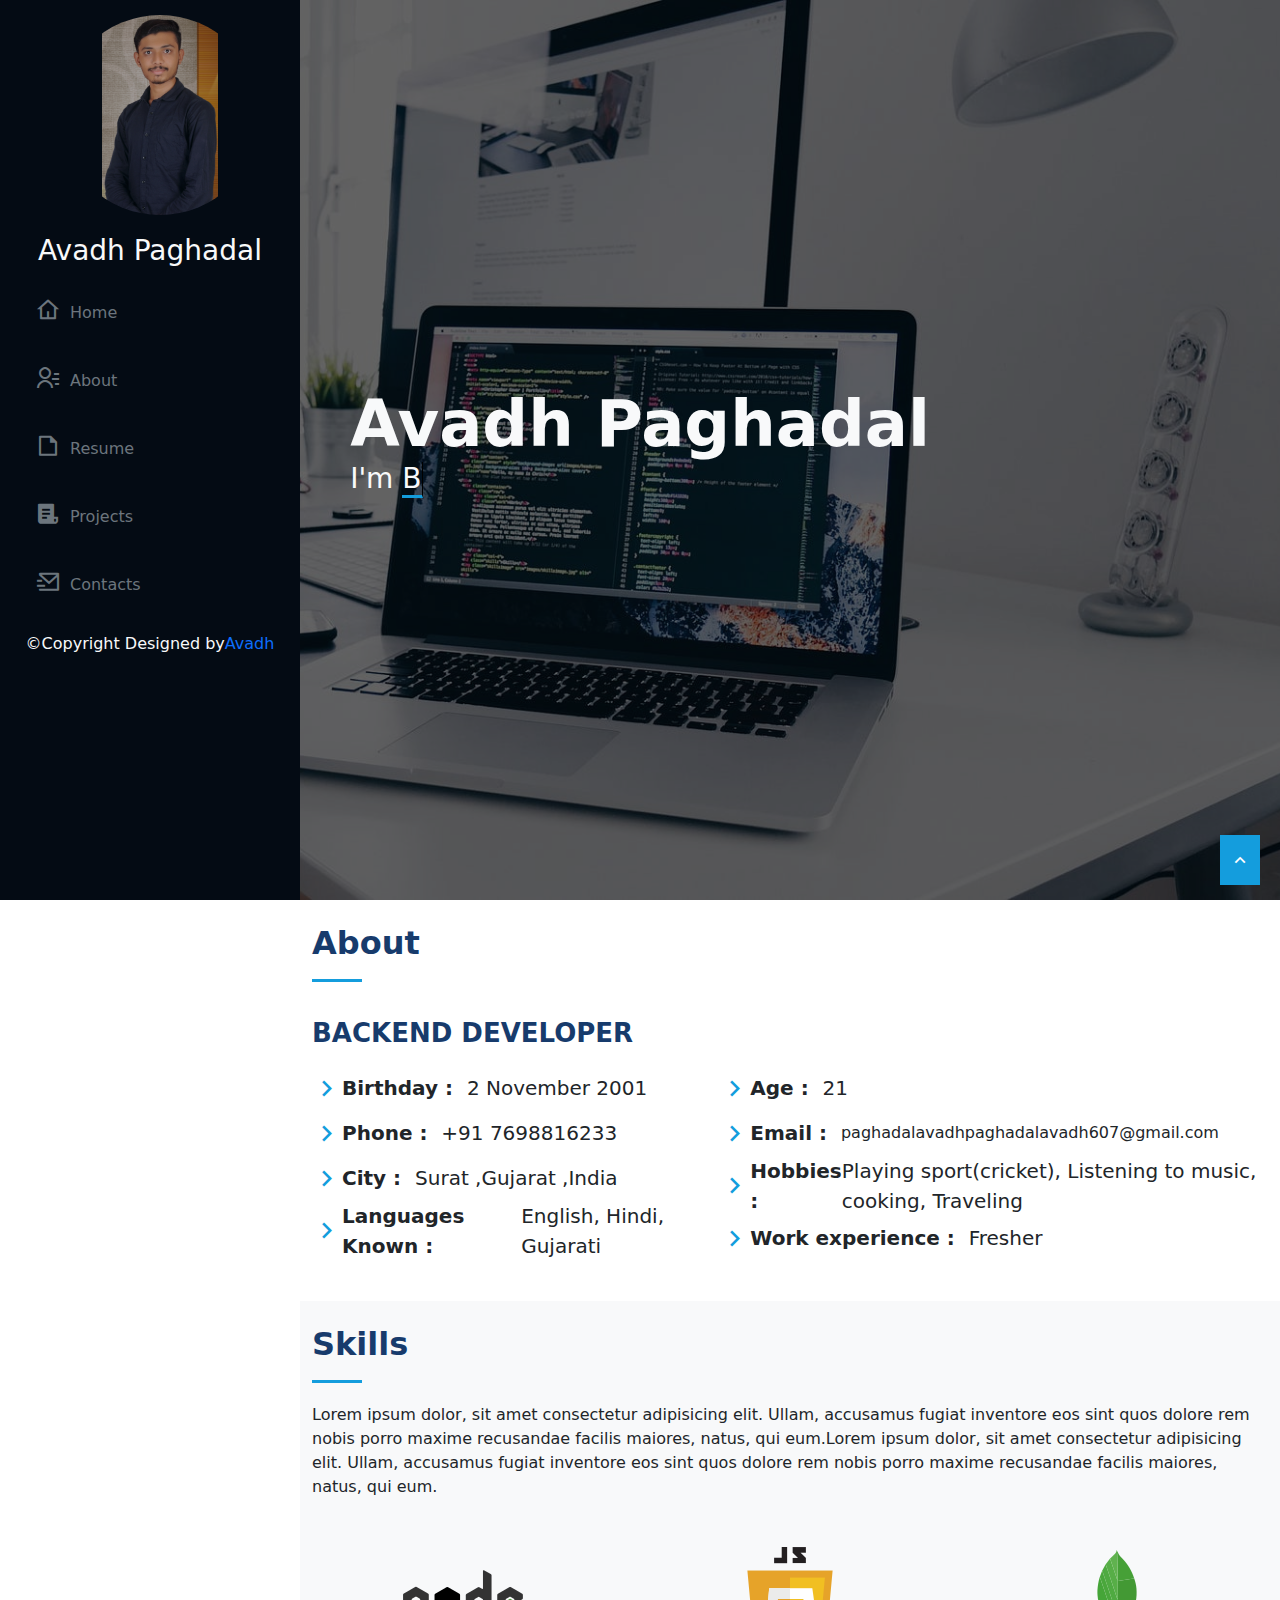
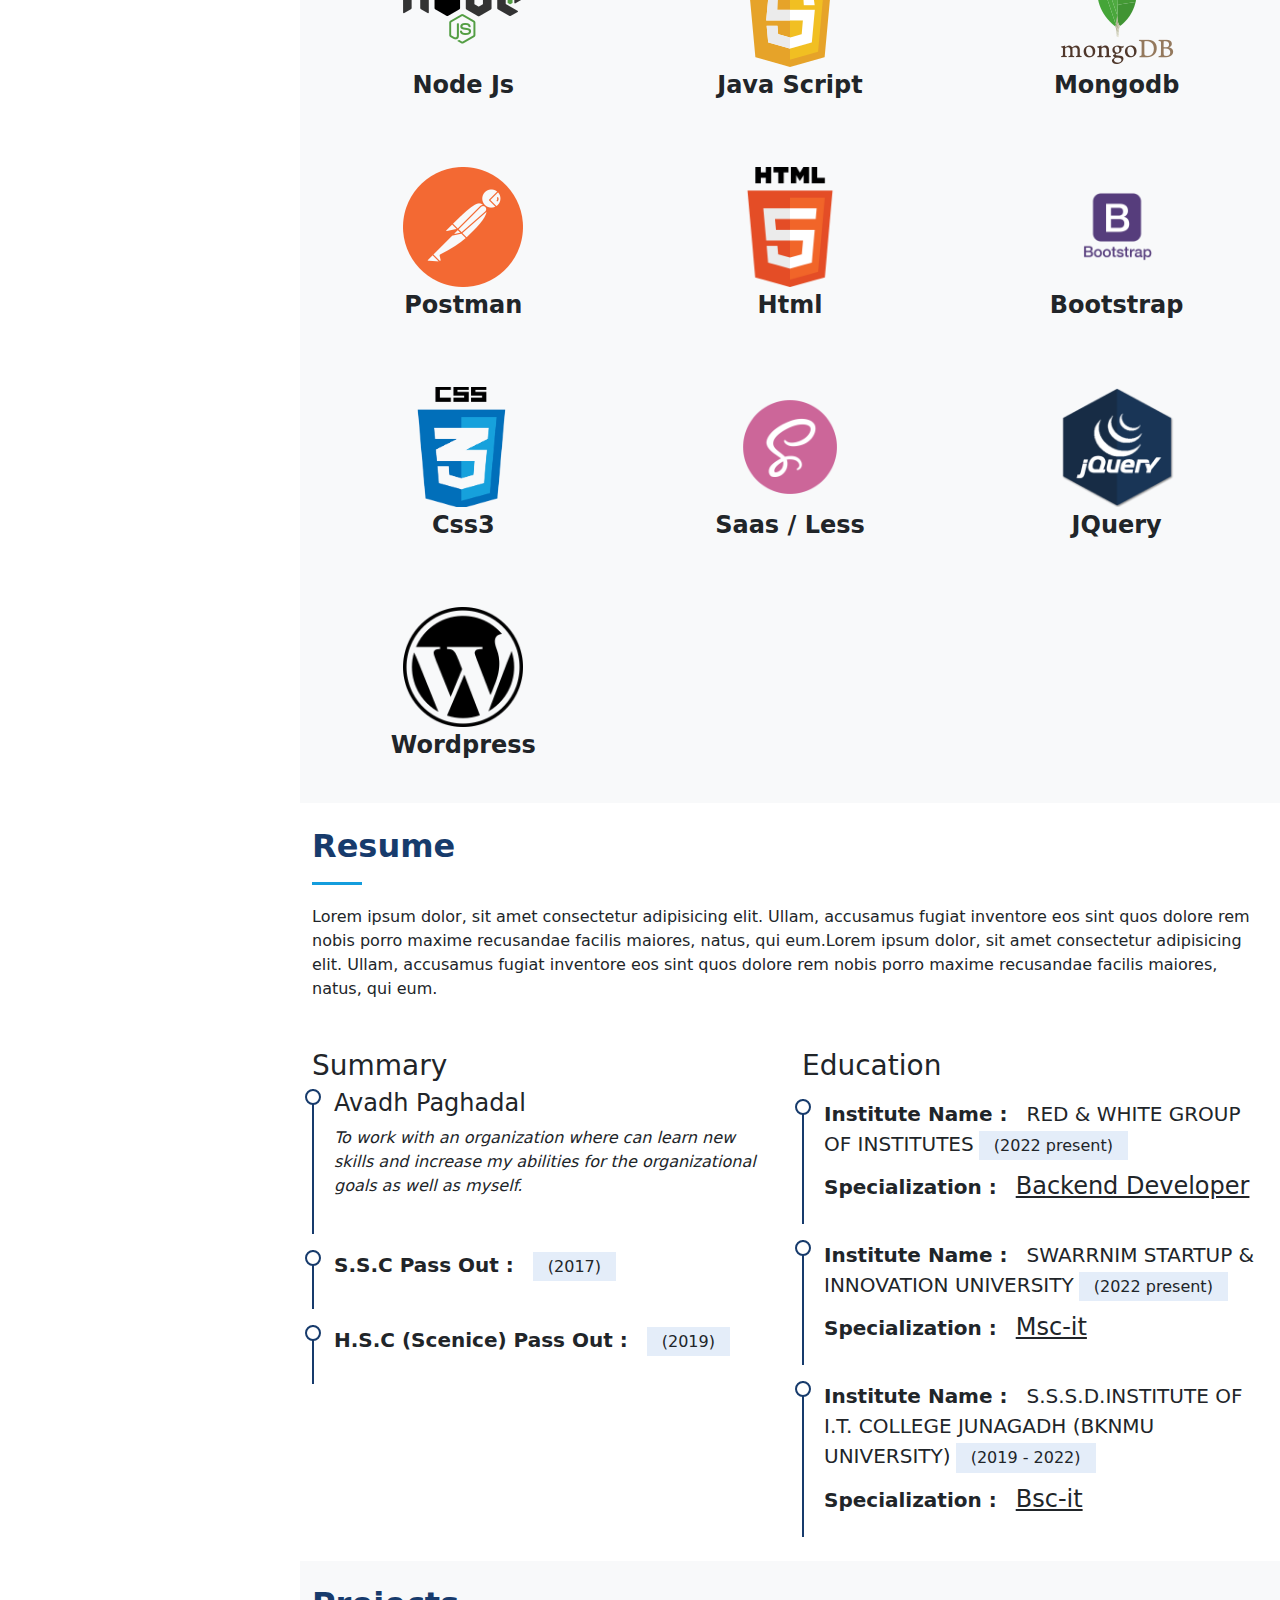
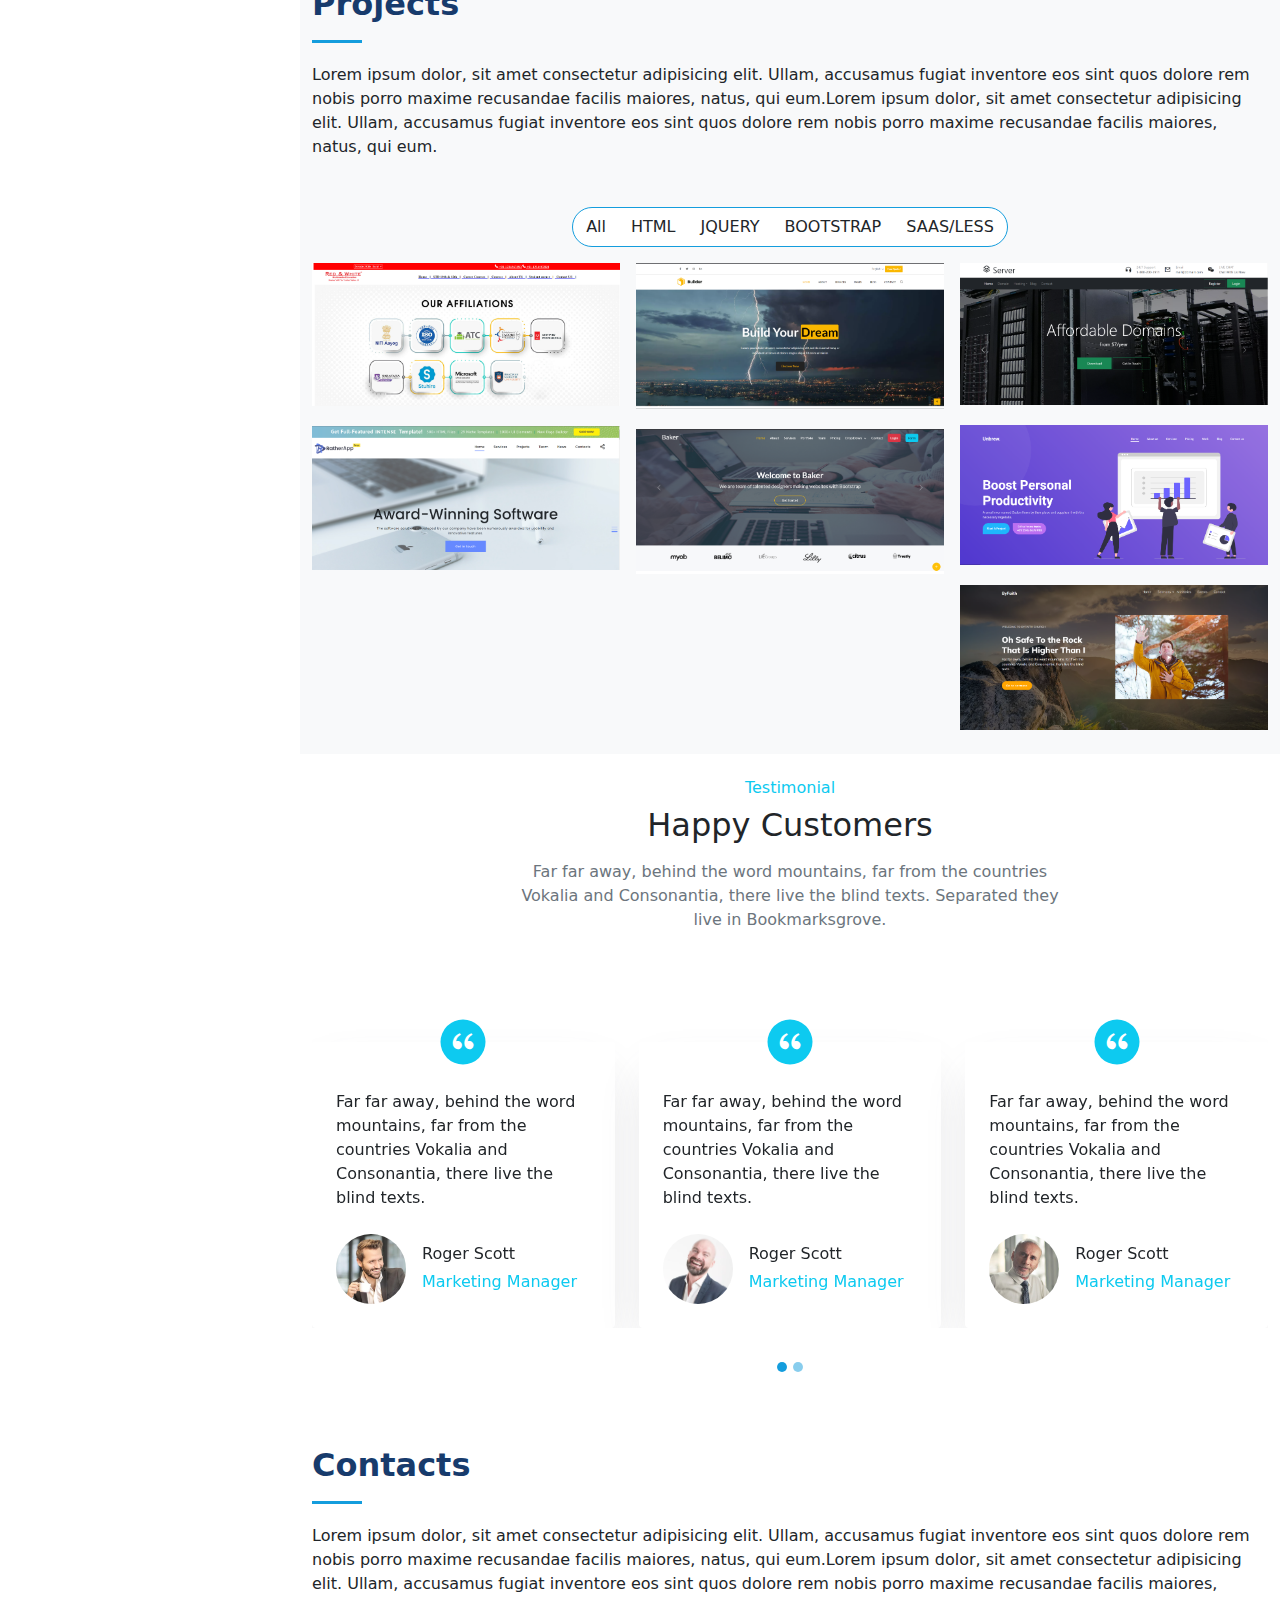
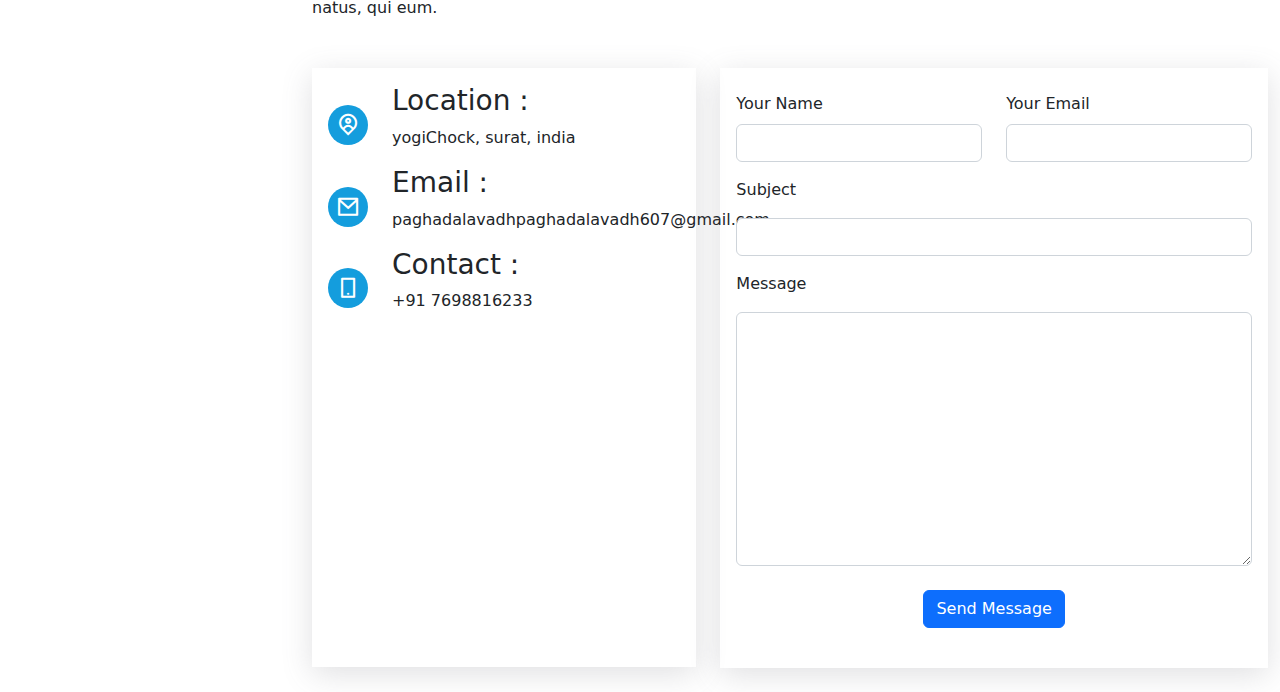
<file: index.html>
<!DOCTYPE html>
<html>
<head>
    <meta charset="UTF-8">
    <meta name="viewport" content="width=device-width, initial-scale=1.0">
    <title>Portfilio</title>
    <link rel="stylesheet" href="fonts/remixicon.css" type="text/css">
    <link rel="stylesheet" href="css/jquery.fancybox.min.css" type="text/css">
    <link rel="stylesheet" href="css/all.min.css" type="text/css">
    <link rel="stylesheet" href="css/bootstrap.min.css" type="text/css">
    <link rel="stylesheet" href="css/style.css" type="text/css">
</head>
<body>
    <header>
        <div class="container-fluid">
            <div class="sidebar">
                <a href="images/Avadh.jpg" class="ms-5">
                    <img src="images/Avadh.jpg"  alt="personal" title="personal" width="100%" class="img-fluid">
                </a>
                <h2 class="text-center"><a href="javascript:void(0)" class="text-light fs-3">Avadh Paghadal</a></h2>
               <nav>
                <ul class="ps-2">
                    <li class="p-3">
                     <a href="#home" class="text-secondary"><i class="ri-home-4-line"></i>Home</a></li>
                    <li class="p-3"><a href="#about" class="text-secondary"><i class="ri-contacts-line"></i>About</a></li>
                    <li class="p-3"><a href="#resume" class="text-secondary"><i class="ri-file-3-line"></i>Resume</a></li>
                    <li class="p-3"><a href="#protfolio" class="text-secondary"><i class="ri-file-list-3-fill"></i>Projects</a></li>
                    <li class="p-3"><a href="#contact" class="text-secondary"><i class="ri-mail-send-line"></i>Contacts</a></li>
                 </ul>
               </nav>
                <p class="text-light text-center">&copy;Copyright Designed by<a href="javascript:void(0)">Avadh</a></p>
            </div>
        </div>
    </header>
    <!-- Home Start-->
    <section id="home">
       <div class="banner">
        <h1 class="text-light">Avadh Paghadal</h1>
        <h3 class="text-light">I'm <span id="changingText"></span></h3>
       </div>
    </section>
    <!-- Home End -->
    <main id="main">
        <!-- About Start -->
        <section id="about" class="py-4">
            <div class="container-fluid">
                <div class="heading">
                    <h2>About</h2>
                </div>
                    <div class="about-text">
                        <h2 class="my-3">Backend Developer</h2>
                        <div class="row">
                            <div class="col-md-12 col-lg-5">
                                <ul class="p-0">
                                    <li class="d-flex align-items-center">
                                        <i class="ri-arrow-right-s-line"></i>
                                        <strong class="fs-5">Birthday :&nbsp;&nbsp;</strong>
                                        <span class="fs-5">2 November 2001</span>
                                    </li>
                                    <li class="d-flex align-items-center">
                                        <i class="ri-arrow-right-s-line"></i>
                                        <strong class="fs-5">Phone :&nbsp;&nbsp;</strong>
                                        <span class="fs-5">+91 7698816233</span>
                                    </li>
                                    <li class="d-flex align-items-center">
                                        <i class="ri-arrow-right-s-line"></i>
                                        <strong class="fs-5">City :&nbsp;&nbsp;</strong>
                                        <span class="fs-5">Surat ,Gujarat ,India</span>
                                    </li>
                                    <li class="d-flex align-items-center">
                                        <i class="ri-arrow-right-s-line"></i>
                                        <strong class="fs-5">Languages Known :&nbsp;&nbsp;</strong>
                                        <span class="fs-5">English, Hindi, Gujarati</span>
                                    </li>
                                </ul>
                            </div>
                            <div class="col-md-12 col-lg-7">
                                <ul class="p-0">
                                    <li class="d-flex align-items-center">
                                        <i class="ri-arrow-right-s-line"></i>
                                        <strong class="fs-5">Age :&nbsp;&nbsp;</strong>
                                        <span class="fs-5">21</span>
                                    </li>
                                    <li class="d-flex align-items-center email">
                                        <i class="ri-arrow-right-s-line"></i>
                                        <strong class="fs-5">Email :&nbsp;&nbsp;</strong>
                                        <span class="fs-6">paghadalavadhpaghadalavadh607@gmail.com</span>
                                    </li>
                                    <li class="d-flex align-items-center">
                                        <i class="ri-arrow-right-s-line"></i>
                                        <strong class="fs-5">Hobbies :&nbsp;&nbsp;</strong>
                                        <span class="fs-5">Playing sport(cricket), Listening to music, cooking, Traveling</span>
                                    </li>
                                    <li class="d-flex align-items-center">
                                        <i class="ri-arrow-right-s-line"></i>
                                        <strong class="fs-5">Work experience :&nbsp;&nbsp;</strong>
                                        <span class="fs-5">Fresher</span>
                                    </li>
                                </ul>
                            </div>
                        </div>
                    </div>
            </div>
        </section>
        <!-- About End -->
        <!-- Skills Start -->
        <section class="bg-light py-4">
            <div class="container-fluid">
                <div class="heading">
                    <h2>Skills</h2>
                    <p class="mb-5">Lorem ipsum dolor, sit amet consectetur adipisicing elit. Ullam, accusamus fugiat inventore eos sint quos dolore rem nobis porro maxime recusandae facilis maiores, natus, qui eum.Lorem ipsum dolor, sit amet consectetur adipisicing elit. Ullam, accusamus fugiat inventore eos sint quos dolore rem nobis porro maxime recusandae facilis maiores, natus, qui eum.</p>
                </div>
                <div class="row">
                    <div class="col-md-4">
                        <div class="skill-text text-center">
                            <img src="images/nodejs (1).png" alt="html" title="html">
                            <p class="fw-bold fs-4">Node Js</p>
                        </div>
                    </div>
                    <div class="col-md-4">
                        <div class="skill-text text-center">
                            <img src="images/javascript.png" alt="html" title="html">
                            <p class="fw-bold fs-4">Java Script</p>
                        </div>
                    </div>
                    <div class="col-md-4">
                        <div class="skill-text text-center">
                            <img src="images/mongodb.png" alt="html" title="html">
                            <p class="fw-bold fs-4">Mongodb</p>
                        </div>
                    </div>
                    <div class="col-md-4 mt-5">
                        <div class="skill-text text-center">
                            <img src="images/postman.png" alt="html" title="html">
                            <p class="fw-bold fs-4">Postman</p>
                        </div>
                    </div>
                    <div class="col-md-4 mt-5">
                        <div class="skill-text text-center">
                            <img src="images/html.png" alt="html" title="html">
                            <p class="fw-bold fs-4">Html</p>
                        </div>
                    </div>
                    <div class="col-md-4 mt-5">
                        <div class="skill-text text-center">
                            <img src="images/bootstrap.png" alt="html" title="html">
                            <p class="fw-bold fs-4">Bootstrap</p>
                        </div>
                    </div>
                    <div class="col-md-4 mt-5">
                        <div class="skill-text text-center">
                            <img src="images/css.png" alt="html" title="html">
                            <p class="fw-bold fs-4">Css3</p>
                        </div>
                    </div>
                    <div class="col-md-4 mt-5">
                        <div class="skill-text text-center">
                            <img src="images/sass.png" alt="html" title="html">
                            <p class="fw-bold fs-4">Saas / Less</p>
                        </div>
                    </div>
                    <div class="col-md-4 mt-5">
                        <div class="skill-text text-center">
                            <img src="images/jquery.png" alt="html" title="html">
                            <p class="fw-bold fs-4">JQuery</p>
                        </div>
                    </div>
                    <div class="col-md-4 mt-5">
                        <div class="skill-text text-center">
                            <img src="images/wordpress.png" alt="html" title="html">
                            <p class="fw-bold fs-4">Wordpress</p>
                        </div>
                    </div>
                </div>
            </div>
        </section>
        <!-- Skills End -->
        <!-- Resume Start -->
        <section id="resume" class="py-4">
            <div class="container-fluid">
                <div class="heading">
                    <h2>Resume</h2>
                    <p class="mb-5">Lorem ipsum dolor, sit amet consectetur adipisicing elit. Ullam, accusamus fugiat inventore eos sint quos dolore rem nobis porro maxime recusandae facilis maiores, natus, qui eum.Lorem ipsum dolor, sit amet consectetur adipisicing elit. Ullam, accusamus fugiat inventore eos sint quos dolore rem nobis porro maxime recusandae facilis maiores, natus, qui eum.</p>
                </div>
               <div class="row">
                <div class="col-lg-6">
                    <div class="resume-title">
                        <h3>Summary</h3>
                        <div class="resume-item">
                            <h4>Avadh Paghadal</h4>
                            <p><em>To work with an organization where can learn new skills and increase my abilities for the organizational goals as well as myself.</em></p>
                        </div>
                    </div>
                    <div class="resume-item mt-3">
                        <strong class="fs-5">S.S.C Pass Out :&nbsp;&nbsp;</strong>
                        <h5>(2017)</h5>
                    </div>
                    <div class="resume-item mt-3">
                        <strong class="fs-5">H.S.C (Scenice) Pass Out :&nbsp;&nbsp;</strong>
                        <h5>(2019)</h5>
                    </div>
                </div>
                <div class="col-lg-6">
                    <div class="resume-title">
                        <h3>Education</h3>
                        <div class="resume-item mt-3">
                            <strong class="fs-5">Institute Name :&nbsp;&nbsp;</strong>
                            <span class="fs-5">RED & WHITE GROUP OF INSTITUTES</span>
                            <h5>(2022 present)</h5>
                            <div>
                                <strong class="fs-5">Specialization :&nbsp;&nbsp;</strong>
                                <span class="fs-4"><ins>Backend Developer</ins></span>
                            </div>
                        </div>
                        <div class="resume-item mt-3">
                            <strong class="fs-5">Institute Name :&nbsp;&nbsp;</strong>
                            <span class="fs-5">SWARRNIM STARTUP & INNOVATION UNIVERSITY</span>
                            <h5>(2022 present)</h5>
                            <div>
                                <strong class="fs-5">Specialization :&nbsp;&nbsp;</strong>
                                <span class="fs-4"><ins>Msc-it</ins></span>
                            </div>
                        </div>
                        <div class="resume-item mt-3">
                            <strong class="fs-5">Institute Name :&nbsp;&nbsp;</strong>
                            <span class="fs-5">S.S.S.D.INSTITUTE OF I.T. COLLEGE JUNAGADH (BKNMU UNIVERSITY)</span>
                            <h5>(2019 - 2022)</h5>
                           <div>
                            <strong class="fs-5">Specialization :&nbsp;&nbsp;</strong>
                            <span class="fs-4"><ins>Bsc-it</ins></span>
                           </div>
                        </div>
                    </div>
                </div>
               </div>
            </div>
        </section>
        <!-- Resume End -->
        <!-- Projects Start -->
        <section id="protfolio" class="bg-light py-4">
            <div class="container-fluid">
                <div class="heading">
                    <h2>Projects</h2>
                    <p class="mb-5">Lorem ipsum dolor, sit amet consectetur adipisicing elit. Ullam, accusamus fugiat inventore eos sint quos dolore rem nobis porro maxime recusandae facilis maiores, natus, qui eum.Lorem ipsum dolor, sit amet consectetur adipisicing elit. Ullam, accusamus fugiat inventore eos sint quos dolore rem nobis porro maxime recusandae facilis maiores, natus, qui eum.</p>
                </div>
                <div class="d-flex justify-content-center mb-3">
                    <div class="btn-group">
                        <button class="btn all">All</button>
                        <button class="btn html">HTML</button>
                        <button class="btn jquery">JQUERY</button>
                        <button class="btn bootstrap">BOOTSTRAP</button>
                        <button class="btn sass">SAAS/LESS</button>
                    </div>
                </div>
                <div class="project-container">
                    <div class="project-item project-1">
                        <img src="images/Wireframe.png" class="img-fluid" alt="project" title="project">
                        <div class="project-icon">
                            <a href="images/Wireframe.png" data-fancybox="group" class="text-white">
                                <i class="ri-add-line"></i>
                            </a>
                            <a href="Wireframe/wireframe.html" class="text-white">
                                <i class="ri-link"></i>
                            </a>
                        </div>
                    </div>

                    <div class="project-item project-3">
                        <img src="images/j-query.png" class="img-fluid" alt="project" title="project">
                        <div class="project-icon">
                            <a href="images/j-query.png" data-fancybox="group" class="text-white">
                                <i class="ri-add-line"></i>
                            </a>
                            <a href="j_Qurery_project/index.html" class="text-white">
                                <i class="ri-link"></i>
                            </a>
                        </div>
                    </div>

                    <div class="project-item project-2">
                        <img src="images/css-1.png" class="img-fluid" alt="project" title="project">
                        <div class="project-icon">
                            <a href="images/css-1.png" data-fancybox="group" class="text-white">
                                <i class="ri-add-line"></i>
                            </a>
                            <a href="2427_Avadh_Paghadal_Css-Project_animat/index.html" class="text-white">
                                <i class="ri-link"></i>
                            </a>
                        </div>
                    </div>

                    <div class="project-item project-4">
                        <img src="images/Bt1.png" class="img-fluid" alt="project" title="project">
                        <div class="project-icon">
                            <a href="images/Bt1.png" data-fancybox="group" class="text-white">
                                <i class="ri-add-line"></i>
                            </a>
                            <a href="BT Project/index.html" class="text-white">
                                <i class="ri-link"></i>
                            </a>
                        </div>
                    </div>

                    <div class="project-item project-5">
                        <img src="images/Bt-2.png" class="img-fluid" alt="project" title="project">
                        <div class="project-icon">
                            <a href="images/Bt-2.png" data-fancybox="group" class="text-white">
                                <i class="ri-add-line"></i>
                            </a>
                            <a href="BT-project-2/index.html" class="text-white">
                                <i class="ri-link"></i>
                            </a>
                        </div>
                    </div>

                    <div class="project-item project-6">
                        <img src="images/Bt-3.png" class="img-fluid" alt="project" title="project">
                        <div class="project-icon">
                            <a href="images/Bt-3.png" data-fancybox="group" class="text-white">
                                <i class="ri-add-line"></i>
                            </a>
                            <a href="BT_7_Pages_project/index.html" class="text-white">
                                <i class="ri-link"></i>
                            </a>
                        </div>
                    </div>
                    <div class="project-item project-7 me-auto">
                        <img src="images/saas.png" class="img-fluid" alt="project" title="project">
                        <div class="project-icon">
                            <a href="images/saas.png" data-fancybox="group" class="text-white">
                                <i class="ri-add-line"></i>
                            </a>
                            <a href="sass-less/index.html" class="text-white">
                                <i class="ri-link"></i>
                            </a>
                        </div>
                    </div>
                </div>
            </div>
        </section>
        <!-- Projects End -->
         <!-- Testimonial start -->
         <section class="py-4">
            <div class="container">
                <div class="row">
                    <div class="d-flex justify-content-center">
                        <div class="col-md-7">
                            <div class="test-title text-center">
                                <h6 class="text-info">Testimonial</h6>
                                <h2 class="mb-3">Happy Customers</h2>
                                <p class="text-secondary">Far far away, behind the word mountains, far from the
                                    countries Vokalia and Consonantia, there live the blind texts. Separated they live
                                    in Bookmarksgrove.</p>
                            </div>
                        </div>
                    </div>
                </div>
                <div class="carousel slide test-py" data-bs-ride="carousel" id="test">
                    <div class="carousel-indicators">
                        <button type="button" data-bs-target="#test" data-bs-slide-to="0" class="active"></button>
                        <button type="button" data-bs-target="#test" data-bs-slide-to="1"></button>
                    </div>
                    <div class="carousel-inner">
                        <div class="carousel-item active">
                            <div class="row">
                                <div class="col-md-6 col-lg-4">
                                    <div class="test-text rounded-1 bg-white p-4 position-relative mt-4">
                                        <i
                                            class="ri-double-quotes-l position-absolute top-0 start-50 translate-middle bg-info text-white text-center fs-3"></i>
                                        <p class="mt-4">Far far away, behind the word mountains, far from the countries
                                            Vokalia and Consonantia, there live the blind texts.</p>
                                        <div class="test-img d-flex mt-4">
                                            <img src="images/person_1.jpg (1).webp" alt="person" title="person" width="70px"
                                                height="70px" class="rounded-circle me-3">
                                            <div class="teat-name text-start">
                                                <p class="mt-2 mb-1">Roger Scott <br /></p>
                                                <span class="text-info">Marketing Manager</span>
                                            </div>
                                        </div>
                                    </div>
                                </div>
                                <div class="col-md-6 col-lg-4">
                                    <div class="test-text rounded-1 bg-white p-4 position-relative mt-4">
                                        <i
                                            class="ri-double-quotes-l position-absolute top-0 start-50 translate-middle bg-info text-white text-center fs-3"></i>
                                        <p class="mt-4">Far far away, behind the word mountains, far from the countries
                                            Vokalia and Consonantia, there live the blind texts.</p>
                                        <div class="test-img d-flex mt-4">
                                            <img src="images/person_2.jpg.webp" alt="person" title="person" width="70px"
                                                height="70px" class="rounded-circle me-3">
                                            <div class="teat-name text-start">
                                                <p class="mt-2 mb-1">Roger Scott <br /></p>
                                                <span class="text-info">Marketing Manager</span>
                                            </div>
                                        </div>
                                    </div>
                                </div>
                                <div class="col-md-6 col-lg-4">
                                    <div class="test-text rounded-1 bg-white p-4 position-relative mt-4">
                                        <i
                                            class="ri-double-quotes-l position-absolute top-0 start-50 translate-middle bg-info text-white text-center fs-3"></i>
                                        <p class="mt-4">Far far away, behind the word mountains, far from the countries
                                            Vokalia and Consonantia, there live the blind texts.</p>
                                        <div class="test-img d-flex mt-4">
                                            <img src="images/person_3.jpg.webp" alt="person" title="person" width="70px"
                                                height="70px" class="rounded-circle me-3">
                                            <div class="teat-name text-start">
                                                <p class="mt-2 mb-1">Roger Scott <br /></p>
                                                <span class="text-info">Marketing Manager</span>
                                            </div>
                                        </div>
                                    </div>
                                </div>
                            </div>
                        </div>
                        <div class="carousel-item">
                            <div class="row">
                                <div class="col-md-6 col-lg-4">
                                    <div class="test-text rounded-1 bg-white p-4 position-relative mt-4">
                                        <i
                                            class="ri-double-quotes-l position-absolute top-0 start-50 translate-middle bg-info text-white text-center fs-3"></i>
                                        <p class="mt-4">Far far away, behind the word mountains, far from the countries
                                            Vokalia and Consonantia, there live the blind texts.</p>
                                        <div class="test-img d-flex mt-4">
                                            <img src="images/person_3.jpg.webp" alt="person" title="person" width="70px"
                                                height="70px" class="rounded-circle me-3">
                                            <div class="teat-name text-start">
                                                <p class="mt-2 mb-1">Roger Scott <br /></p>
                                                <span class="text-info">Marketing Manager</span>
                                            </div>
                                        </div>
                                    </div>
                                </div>
                                <div class="col-md-6 col-lg-4">
                                    <div class="test-text rounded-1 bg-white p-4 position-relative mt-4">
                                        <i
                                            class="ri-double-quotes-l position-absolute top-0 start-50 translate-middle bg-info text-white text-center fs-3"></i>
                                        <p class="mt-4">Far far away, behind the word mountains, far from the countries
                                            Vokalia and Consonantia, there live the blind texts.</p>
                                        <div class="test-img d-flex mt-4">
                                            <img src="images/person_2.jpg.webp" alt="person" title="person" width="70px"
                                                height="70px" class="rounded-circle me-3">
                                            <div class="teat-name text-start">
                                                <p class="mt-2 mb-1">Roger Scott <br /></p>
                                                <span class="text-info">Marketing Manager</span>
                                            </div>
                                        </div>
                                    </div>
                                </div>
                                <div class="col-md-6 col-lg-4">
                                    <div class="test-text rounded-1 bg-white p-4 position-relative mt-4 ">
                                        <i
                                            class="ri-double-quotes-l position-absolute top-0 start-50 translate-middle bg-info text-white text-center fs-3"></i>
                                        <p class="mt-4">Far far away, behind the word mountains, far from the countries
                                            Vokalia and Consonantia, there live the blind texts.</p>
                                        <div class="test-img d-flex mt-4">
                                            <img src="images/person_1.jpg (1).webp" alt="person" title="person" width="70px"
                                                height="70px" class="rounded-circle me-3">
                                            <div class="teat-name text-start">
                                                <p class="mt-2 mb-1">Roger Scott <br /></p>
                                                <span class="text-info">Marketing Manager</span>
                                            </div>
                                        </div>
                                    </div>
                                </div>
                            </div>
                        </div>
                    </div>
                </div>
            </div>
            </div>
        </section>
        <!-- Testimonial End -->
        <!-- Contact Start -->
        <section id="contact" class="py-4">
            <div class="container-fluid">
                <div class="heading">
                    <h2>Contacts</h2>
                    <p class="mb-5">Lorem ipsum dolor, sit amet consectetur adipisicing elit. Ullam, accusamus fugiat inventore eos sint quos dolore rem nobis porro maxime recusandae facilis maiores, natus, qui eum.Lorem ipsum dolor, sit amet consectetur adipisicing elit. Ullam, accusamus fugiat inventore eos sint quos dolore rem nobis porro maxime recusandae facilis maiores, natus, qui eum.</p>
                </div>
                <div class="row">
                    <div class="col-lg-5">
                       <div class="contact-box p-3">
                        <div class="contact-item d-flex align-items-center">
                            <div class="contact-icon me-4">
                                <i class="ri-map-pin-user-line"></i>
                            </div>
                            <div>
                                <h3>Location :</h3>
                                <p>yogiChock, surat, india</p>
                            </div>
                        </div>
                        <div class="contact-item d-flex align-items-center">
                            <div class="contact-icon me-4">
                                <i class="ri-mail-line"></i>
                            </div>
                            <div>
                                <h3>Email :</h3>
                                <p>paghadalavadhpaghadalavadh607@gmail.com</p>
                            </div>
                        </div>
                        <div class="contact-item d-flex align-items-center">
                            <div class="contact-icon me-4">
                                <i class="ri-smartphone-line"></i>
                            </div>
                            <div>
                                <h3>Contact :</h3>
                                <p>+91 7698816233</p>
                            </div>
                        </div>
                        <iframe src="https://www.google.com/maps/embed?pb=!1m10!1m8!1m3!1d62321.72408089487!2d72.82109524042816!3d21.180772443942605!3m2!1i1024!2i768!4f13.1!5e1!3m2!1sen!2sin!4v1683091033352!5m2!1sen!2sin" width="100%" height="315"></iframe>
                      </div>
                    </div>
                    <div class="col-lg-7">
                        <form class="p-3">
                            <div class="row">
                                <div class="col-md-6">
                                    <label class="form-label my-2">Your Name</label>
                                    <input type="text" class="form-control">
                                </div>
                                <div class="col-md-6">
                                    <label class="form-label my-2">Your Email</label>
                                    <input type="email" class="form-control">
                                </div>
                                <div class="clo-md-12">
                                    <label class="form-label my-3">Subject</label>
                                    <input type="text" class="form-control">
                                </div>
                                <div class="clo-md-12">
                                    <label class="form-label my-3">Message</label>
                                    <textarea class="form-control" name="" id="" cols="30" rows="10"></textarea>
                                </div>
                                <div class="clo-md-12 text-center">
                                    <a href="javascript:void(0)" class="btn btn-primary my-4">Send Message</a>
                                </div>
                            </div>
                        </form>
                    </div>
                </div>
            </div>
        </section>
        <!-- Contact End -->
        <div class="menu">
            <i class="ri-menu-line"></i>
        </div>
    </main>
    <div class="up-arrow">
        <a href="#" class="text-white"><i class="ri-arrow-up-s-line"></i></a>
    </div>

    <script src="js/jquery.min.js" type="text/javascript"></script>
    <script src="js/jquery.fancybox.min.js" type="text/javascript"></script>
    <script src="js/bootstrap.bundle.min.js" type="text/javascript"></script>
    <script src="js/custom.js" type="text/javascript"></script>
</body>
</html>
</file>
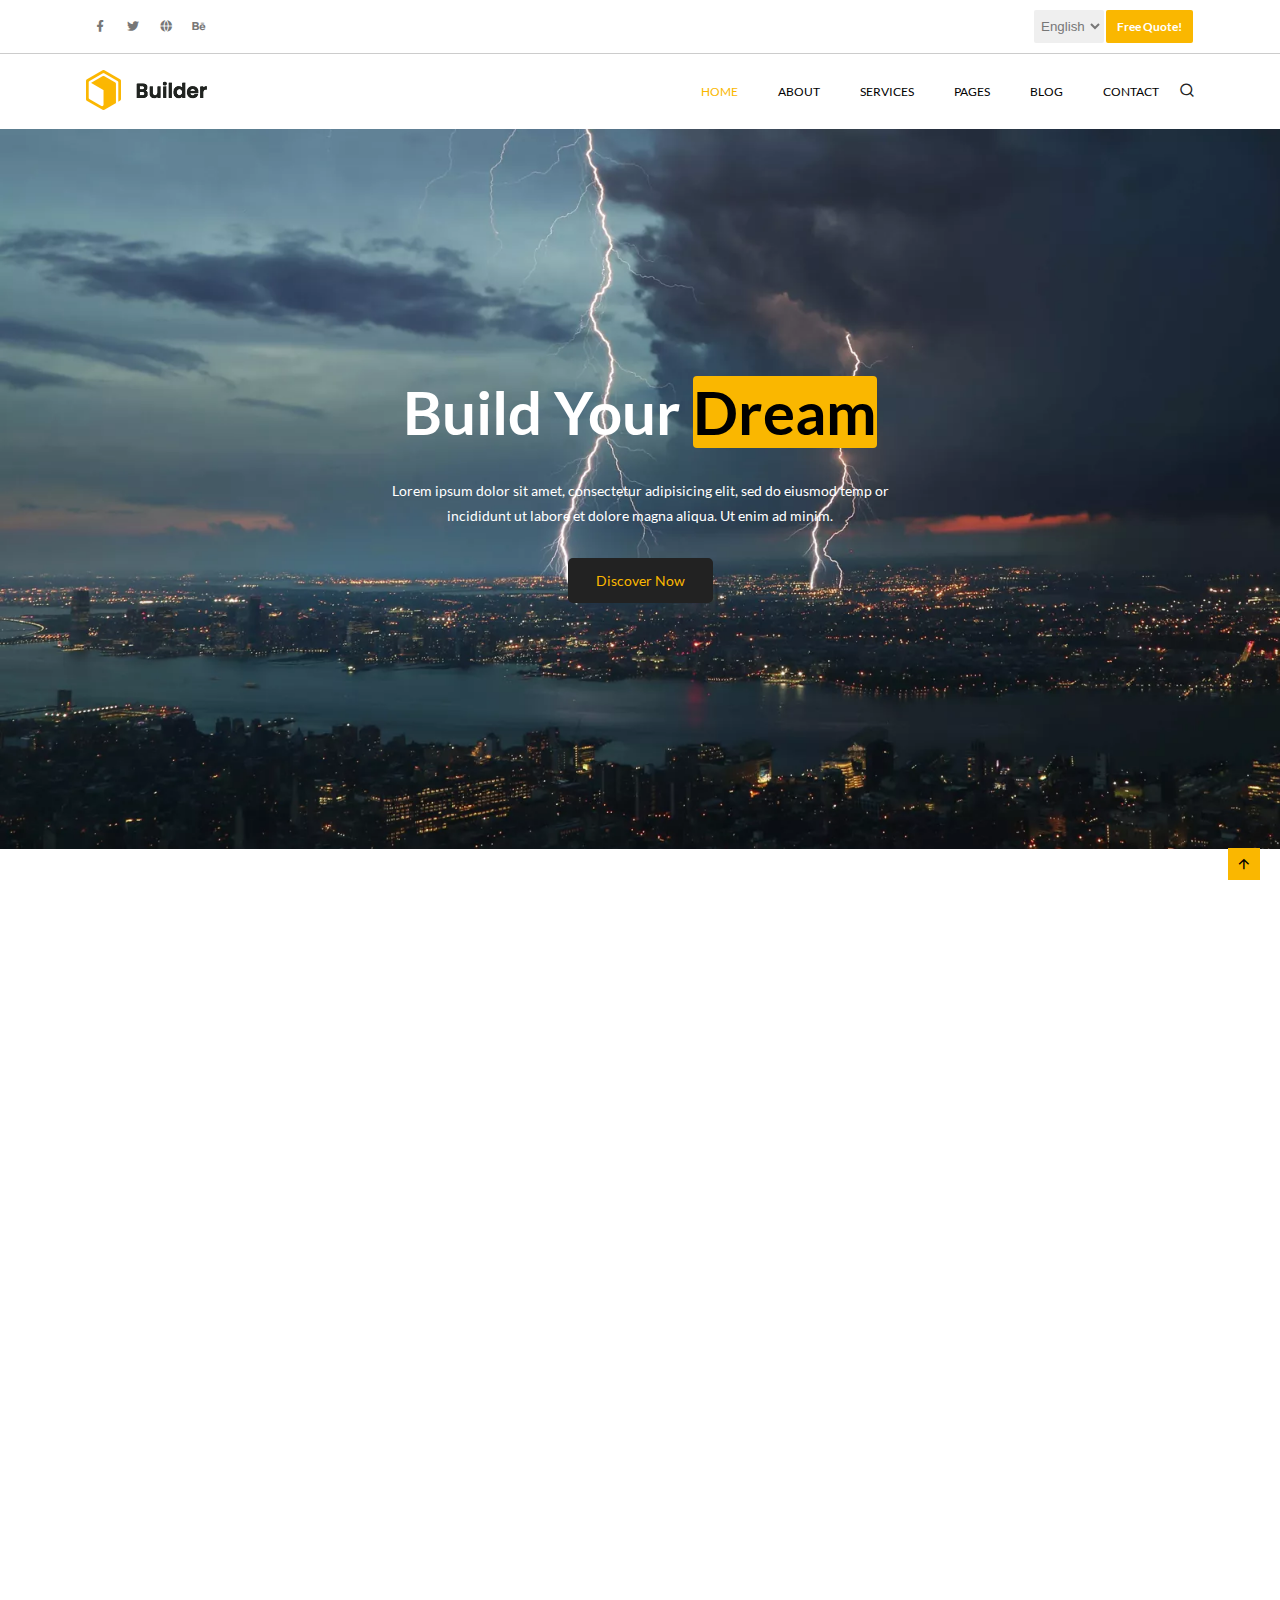
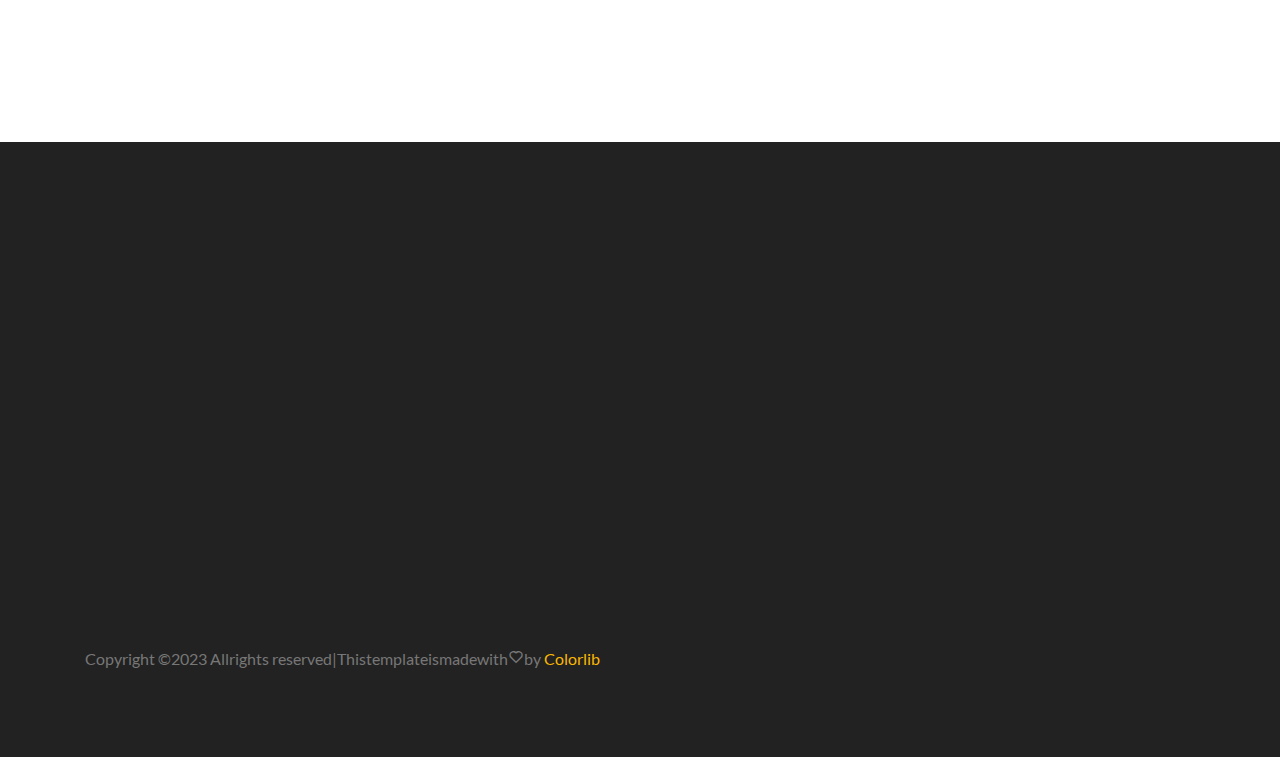
<file: 2427_Avadh_Paghadal_Css-Project_animat/index.html>
<!DOCTYPE html>
<html>
<head>
    <title>Css - Project</title>
    <link rel="stylesheet" href="fonts/remixicon.css" type="text/css">
    <link rel="stylesheet" href="fonts/stylesheet.css" type="text/css">
    <link rel="stylesheet" href="css/animate.css" type="text/css">
    <link rel="stylesheet" href="css/style.css" type="text/css">
</head>
<body>
    <script src="js/wow.min.js" type="text/javascript"></script>
    <script>      wow = new WOW(
        {
        boxClass:     'wow',      // default
        animateClass: 'animated', // default
        offset:       0,          // default
        mobile:       true,       // default
        live:         true        // default
      }
      )
      wow.init();
      </script>
    <!-- topbar start -->
    <div class="topbar wow shake">
        <div class="container">
            <div class="d-flex justify-between align-center">
                <div class="icon">
                    <a href="javascript:void(0)"><i class="ri-facebook-fill"></i></a>
                    <a href="javascript:void(0)"><i class="ri-twitter-fill"></i></a>
                    <a href="javascript:void(0)"><i class="ri-global-fill"></i></a>
                    <a href="javascript:void(0)"><i class="ri-behance-fill"></i></a>
                </div>
                <div class="d-flex">
                    <select class="select">
                        <option>English</option>
                        <option>Bangla</option>
                        <option>Indian</option>
                        <option>Aus</option>
                    </select>
                    <div>
                        <a href="javascript:void(0)" class="btn">Free Quote!</a>
                    </div>
                </div>
            </div>
        </div>
    </div>
    <!-- topbar end -->
    <!-- header start -->
    <header>
        <div class="container">
            <div class="d-flex justify-between align-center wow bounce">
                <div>
                    <img src="images/logo.png.webp" title="logo" alt="logo ">
                </div>
                <nav class="d-flex align-center">
                    <ul class="d-flex">
                        <li><a href="javascript:void(0)">HOME</a></li>
                        <li><a href="javascript:void(0)">ABOUT</a></li>
                        <li><a href="javascript:void(0)">SERVICES</a></li>
                        <li class="dropdown">
                            <a href="javascript:void(0)">PAGES</a>
                            <div class="dropdown-menu">
                                <ul>
                                    <li><a href="javascript:void(0)">PROJECTS</a></li>
                                    <li><a href="javascript:void(0)">ELEMENTS</a></li>
                                </ul>
                            </div>
                        </li>
                        <li class="dropdown">
                            <a href="javascript:void(0)">BLOG</a>
                            <div class="dropdown-menu">
                                <ul>
                                    <li><a href="javascript:void(0)">BLOG</a></li>
                                    <li><a href="javascript:void(0)">BLOG DETAILS</a></li>
                                </ul>
                            </div>
                        </li>
                        <li><a href="javascript:void(0)">CONTACT</a></li>
                    </ul>
                    <div class="search">
                        <a href="javascript:void(0)"><i class="ri-search-line"></i></a>
                    </div>
                </nav>
            </div>
        </div>
    </header>
    <!-- header end -->
    <main>
        <!-- banner start -->
        <section class="banner">
            <div class="container">
                <div class="banner-content d-flex justify-center align-center">
                    <h1 class="wow rotateIn">Build Your <span>Dream</span> </h1>
                    <p class="wow rollIn">Lorem ipsum dolor sit amet, consectetur adipisicing elit, sed do eiusmod temp or incididunt ut
                        labore et dolore magna aliqua. Ut enim ad minim.
                    </p>
                    <a href="javascript:void(0)" class="wow shake">Discover Now</a>
                </div>
            </div>
        </section>
        <!-- banner end -->
        <!-- Services start -->
        <section class="py">
            <div class="container">
                <div class="services wow bounceInUp">
                    <div class="services-title text-center">
                        <h2>Our Offered Services</h2>
                        <p>Lorem ipsum dolor sit amet, consecteturadipis icing elit,</p>
                    </div>
                </div>
                <div class="row wow pulse">
                    <div class="w-3">
                        <div class="services-items text-center">
                            <img src="images/s1.webp" alt="s1" title="s1">
                            <h3>Building Drawings</h3>
                            <p>Lorem ipsum dolor sit amet, consecteturadipis icing elit, sed do eiusmod tempor
                                incididunt ut labore et dolore magna aliqua.</p>
                        </div>
                    </div>
                    <div class="w-3">
                        <div class="services-items text-center">
                            <img src="images/s2.webp" alt="s2" title="s2">
                            <h3>Building Drawings</h3>
                            <p>Lorem ipsum dolor sit amet, consecteturadipis icing elit, sed do eiusmod tempor
                                incididunt ut labore et dolore magna aliqua.</p>
                        </div>
                    </div>
                    <div class="w-3">
                        <div class="services-items text-center">
                            <img src="images/s3.webp" alt="s3" title="s3">
                            <h3>Building Drawings</h3>
                            <p>Lorem ipsum dolor sit amet, consecteturadipis icing elit, sed do eiusmod tempor
                                incididunt ut labore et dolore magna aliqua.</p>
                        </div>
                    </div>
                </div>

            </div>
        </section>
        <!-- Services end -->
        <!-- projects start -->
        <section class="py">
            <div class="container">
                <div class="projects-title text-center wow bounceOut">
                    <h2>Our Latest Projects</h2>
                    <p>Who are in extremely love with eco friendly system.</p>
                </div>
            </div>
            <div>
                <div class="row">
                    <div class="w-3">
                        <div class="project-iteam wow wobble">
                            <div class="project-inner d-flex">
                                <h4>Alex Complex for Residence</h4>
                                <p>LCD screens are uniquely modern in style, and the liquid crystals that make them work
                                    have allowed humanity to create slimmer.</p>
                            </div>
                            <img src="images/p1.webp" alt="p1" title="p1">
                        </div>
                    </div>
                    <div class="w-3">
                        <div class="project-iteam wow wobble">
                            <div class="project-inner d-flex">
                                <h4>Alex Complex for Residence</h4>
                                <p>LCD screens are uniquely modern in style, and the liquid crystals that make them work
                                    have allowed humanity to create slimmer.</p>
                            </div>
                            <img src="images/p2.webp" alt="p2" title="p2" >
                        </div>
                    </div>
                    <div class="w-3">
                        <div class="project-iteam wow wobble">
                            <div class="project-inner d-flex">
                                <h4>Alex Complex for Residence</h4>
                                <p>LCD screens are uniquely modern in style, and the liquid crystals that make them work
                                    have allowed humanity to create slimmer.</p>
                            </div>
                            <img src="images/p3.webp" alt="p3" title="p3">
                        </div>
                    </div>
                    <div class="w-3">
                        <div class="project-iteam wow wobble">
                            <div class="project-inner d-flex">
                                <h4>Alex Complex for Residence</h4>
                                <p>LCD screens are uniquely modern in style, and the liquid crystals that make them work
                                    have allowed humanity to create slimmer.</p>
                            </div>
                            <img src="images/p4.webp" alt="p4" title="p4">
                        </div>
                    </div>
                    <div class="w-3">
                        <div class="project-iteam wow wobble">
                            <div class="project-inner d-flex">
                                <h4>Alex Complex for Residence</h4>
                                <p>LCD screens are uniquely modern in style, and the liquid crystals that make them work
                                    have allowed humanity to create slimmer.</p>
                            </div>
                            <img src="images/p5.webp" alt="p5" title="p5">
                        </div>
                    </div>
                    <div class="w-3">
                        <div class="project-iteam wow wobble">
                            <div class="project-inner d-flex">
                                <h4>Alex Complex for Residence</h4>
                                <p>LCD screens are uniquely modern in style, and the liquid crystals that make them work
                                    have allowed humanity to create slimmer.</p>
                            </div>
                            <img src="images/p6.webp" alt="p6" title="p6">
                        </div>
                    </div>
                </div>
            </div>
        </section>
        <!-- projects end -->
        <!-- Team Members start -->
        <section class="py">
            <div class="container">
                <div class="team-title text-center wow bounceIn">
                    <h2>Meet Our Expert Members</h2>
                    <p>Who are in extremely love with eco friendly system.</p>
                </div>
                <div class="row">
                    <div class="w-4">
                        <div class="team-item">
                            <div class="team-contant">
                                <div class="team-img wow bounceInDown">
                                    <img src="images/t1.webp" alt="t1" title="t1">
                                </div>
                                <div class="team-overly d-flex">
                                    <a href="javascript:void(0)"><i class="ri-facebook-fill"></i></a>
                                    <a href="javascript:void(0)"><i class="ri-twitter-fill"></i></a>
                                    <a href="javascript:void(0)"><i class="ri-linkedin-fill"></i></a>
                                </div>
                            </div>
                            <div class="team-name wow bounceOutDown">
                                <h4>Ethel Davis</h4>
                                <p>Managing Director (Sales)</p>
                            </div>
                        </div>
                    </div>
                    <div class="w-4">
                        <div class="team-item">
                            <div class="team-contant">
                                <div class="team-img wow bounceInUp">
                                    <img src="images/t2.webp" alt="t2" title="t2">
                                </div>
                                <div class="team-overly d-flex">
                                    <a href="javascript:void(0)"><i class="ri-facebook-fill"></i></a>
                                    <a href="javascript:void(0)"><i class="ri-twitter-fill"></i></a>
                                    <a href="javascript:void(0)"><i class="ri-linkedin-fill"></i></a>
                                </div>
                            </div>
                            <div class="team-name wow bounceOutDown">
                                <h4>Ethel Davis</h4>
                                <p>Managing Director (Sales)</p>
                            </div>
                        </div>
                    </div>
                    <div class="w-4">
                        <div class="team-item">
                            <div class="team-contant">
                                <div class="team-img wow bounceInDown">
                                    <img src="images/t3.webp" alt="t3" title="t3">
                                </div>
                                <div class="team-overly d-flex">
                                    <a href="javascript:void(0)"><i class="ri-facebook-fill"></i></a>
                                    <a href="javascript:void(0)"><i class="ri-twitter-fill"></i></a>
                                    <a href="javascript:void(0)"><i class="ri-linkedin-fill"></i></a>
                                </div>
                            </div>
                            <div class="team-name wow bounceOutDown">
                                <h4>Ethel Davis</h4>
                                <p>Managing Director (Sales)</p>
                            </div>
                        </div>
                    </div>
                    <div class="w-4">
                        <div class="team-item">
                            <div class="team-contant">
                                <div class="team-img wow bounceInUp">
                                    <img src="images/t4.webp" alt="t4" title="t4">
                                </div>
                                <div class="team-overly d-flex">
                                    <a href="javascript:void(0)"><i class="ri-facebook-fill"></i></a>
                                    <a href="javascript:void(0)"><i class="ri-twitter-fill"></i></a>
                                    <a href="javascript:void(0)"><i class="ri-linkedin-fill"></i></a>
                                </div>
                            </div>
                            <div class="team-name wow bounceOutDown">
                                <h4>Ethel Davis</h4>
                                <p>Managing Director (Sales)</p>
                            </div>
                        </div>
                    </div>
                </div>
            </div>
        </section>
        <!--Team Members end -->
        <!-- counter area start -->
        <section class="py wow bounceInRight">
            <div class="count-area">
                <div class="container">
                    <div class="row">
                        <div class="w-5">
                            <div class="count">
                                <h4>596</h4>
                                <p>Projects Completed</p>
                            </div>
                        </div>
                        <div class="w-5">
                            <div class="count">
                                <h4>552</h4>
                                <p>Really Happy Clients</p>
                            </div>
                        </div>
                        <div class="w-5">
                            <div class="count">
                                <h4>5962</h4>
                                <p>Total Tasks Completed</p>
                            </div>
                        </div>
                        <div class="w-5">
                            <div class="count">
                                <h4>1009</h4>
                                <p>Cups of Coffee Taken</p>
                            </div>
                        </div>
                        <div class="w-5">
                            <div class="count">
                                <h4>434</h4>
                                <p>In House Professionals</p>
                            </div>
                        </div>
                    </div>
                </div>
            </div>
        </section>
        <!-- counter area end -->
        <!-- Features area start -->
        <section>
            <div class="container">
                <div class="featur-title text-center wow fadeInDownBig">
                    <h2>Some Features that Made us Unique</h2>
                    <p>Who are in extremely love with eco friendly system.</p>
                </div>
                <div class="featur wow fadeInDown">
                    <div class="row">
                        <div class="w-3">
                            <div class="featur-iteam">
                                <div class="featur-content">
                                    <h4><i class="ri-user-line"></i>Expert Technicians</h4>
                                    <p>Usage of the Internet is becoming more common due to rapid advancement of
                                        technology
                                        and power.</p>
                                </div>
                            </div>
                        </div>
                        <div class="w-3">
                            <div class="featur-iteam">
                                <div class="featur-content">
                                    <h4><i class="ri-profile-line"></i>Professional Service</h4>
                                    <p>Usage of the Internet is becoming more common due to rapid advancement of
                                        technology
                                        and power.</p>
                                </div>
                            </div>
                        </div>
                        <div class="w-3">
                            <div class="featur-iteam">
                                <div class="featur-content">
                                    <h4><i class="ri-user-line"></i>Great Support</h4>
                                    <p>Usage of the Internet is becoming more common due to rapid advancement of
                                        technology
                                        and power.</p>
                                </div>
                            </div>
                        </div>
                        <div class="w-3">
                            <div class="featur-iteam">
                                <div class="featur-content">
                                    <h4><i class="ri-user-line"></i>Technical Skills</h4>
                                    <p>Usage of the Internet is becoming more common due to rapid advancement of
                                        technology
                                        and power.</p>
                                </div>
                            </div>
                        </div>
                        <div class="w-3">
                            <div class="featur-iteam">
                                <div class="featur-content">
                                    <h4><i class="ri-vip-diamond-line"></i></i>Highly Recomended</h4>
                                    <p>Usage of the Internet is becoming more common due to rapid advancement of
                                        technology
                                        and power.</p>
                                </div>
                            </div>
                        </div>
                        <div class="w-3">
                            <div class="featur-iteam">
                                <div class="featur-content">
                                    <h4><i class="ri-chat-3-line"></i></i>Positive Reviews</h4>
                                    <p>Usage of the Internet is becoming more common due to rapid advancement of
                                        technology
                                        and power.</p>
                                </div>
                            </div>
                        </div>
                    </div>
                </div>
            </div>
        </section>
        <!-- Features area end -->
        <!-- Review start -->
        <section class="py">
            <div class="review wow flipInX">
                <div class="container">
                    <div class="row">
                        <div class="w-2">
                            <div class="review-item d-flex">
                                <div class="review-img">
                                    <img src="images/r1.webp" alt="r1" title="r1">
                                </div>
                                <div class="review-contant">
                                    <p>Accessories Here you can find the best computer accessory for your laptop,
                                        monitor, printer, scanner, speaker, projector, hardware.</p>
                                    <h4>Mark Alviro Wiens</h4>
                                    <h5>CEO at Google</h5>
                                </div>
                            </div>
                        </div>
                        <div class="w-2">
                            <div class="review-item d-flex">
                                <div class="review-img">
                                    <img src="images/r2.webp" alt="r2" title="r2">
                                </div>
                                <div class="review-contant">
                                    <p>Accessories Here you can find the best computer accessory for your laptop,
                                        monitor, printer, scanner, speaker, projector, hardware.</p>
                                    <h4>Mark Alviro Wiens</h4>
                                    <h5>CEO at Google</h5>
                                </div>
                            </div>
                        </div>
                    </div>
                </div>
            </div>
        </section>
        <!-- Review end -->
        <!-- logo start -->
        <section class="py">
            <div class="container">
                <div class="logo-item text-center wow lightSpeedIn">
                    <div class="row">
                        <div class="w-5">
                            <div class="logo">
                                <img src="images/l1.webp" alt="logo" title="logo">
                            </div>
                        </div>
                        <div class="w-5">
                            <div class="logo">
                                <img src="images/l2.webp" alt="logo" title="logo">
                            </div>
                        </div>
                        <div class="w-5">
                            <div class="logo">
                                <img src="images/l3.webp" alt="logo" title="logo">
                            </div>
                        </div>
                        <div class="w-5">
                            <div class="logo">
                                <img src="images/l4.webp" alt="logo" title="logo">
                            </div>
                        </div>
                        <div class="w-5">
                            <div class="logo">
                                <img src="images/l5.webp" alt="logo" title="logo">
                            </div>
                        </div>
                    </div>
                </div>
            </div>
        </section>
        <!-- logo end -->
    </main>
    <!-- footer start -->
    <footer class="py">
        <div class="container">
            <div class="row wow pulse">
                <div class="w-2">
                    <div class="row">
                        <div class="w-2">
                            <div class="footer1">
                                <h4>About Us</h4>
                                <p>Lorem ipsum dolor sit amet, consectetur adipisicing elit, sed do eiusmod tempor
                                    incididunt ut labore dolore magna aliqua.</p>
                            </div>
                        </div>
                        <div class="w-2">
                            <div class="footer1">
                                <h4>Contact Us</h4>
                                <p>56/8, Santa Monica bullevard, Los angeles, california, United states of america</p>
                                <a href="tel:012-6532-568-9746">012-6532-568-9746</a>
                                <a href="tel:012-6532-568-9746">012-6532-568-9746</a>
                            </div>
                        </div>
                    </div>
                </div>
                <div class="row">
                    <div class="w-1">
                        <div class="footer2">
                            <h4>Newsletter</h4>
                            <p>You can trust us. we only send promo offers, not a single spam.</p>
                            <input type="email" placeholder="Your email address">
                            <button type="button"><i class="ri-arrow-right-line"></i></button>
                        </div>
                    </div>
                </div>
            </div>
            <div class="footer3 d-flex ">
                <p>Copyright &#169;2023 Allrights reserved|Thistemplateismadewith<i class="ri-heart-line"></i>by
                    <span>Colorlib</span></p>
                <div class="social">
                    <div class="social-icon wow wobble">
                        <a href="javascript:void(0)"><i class="ri-facebook-fill"></i></a>
                        <a href="javascript:void(0)"><i class="ri-twitter-fill"></i></a>
                        <a href="javascript:void(0)"><i class="ri-global-fill"></i></a>
                        <a href="javascript:void(0)"><i class="ri-behance-fill"></i></a>
                    </div>
                </div>
            </div>
        </div>
    <div class="b">
        <i><a href="#"><i class="ri-arrow-up-line  wow bounceOut"></i></a>
    </div>
    </footer>
    <!-- footer end --> 
</body>
</html>
</file>
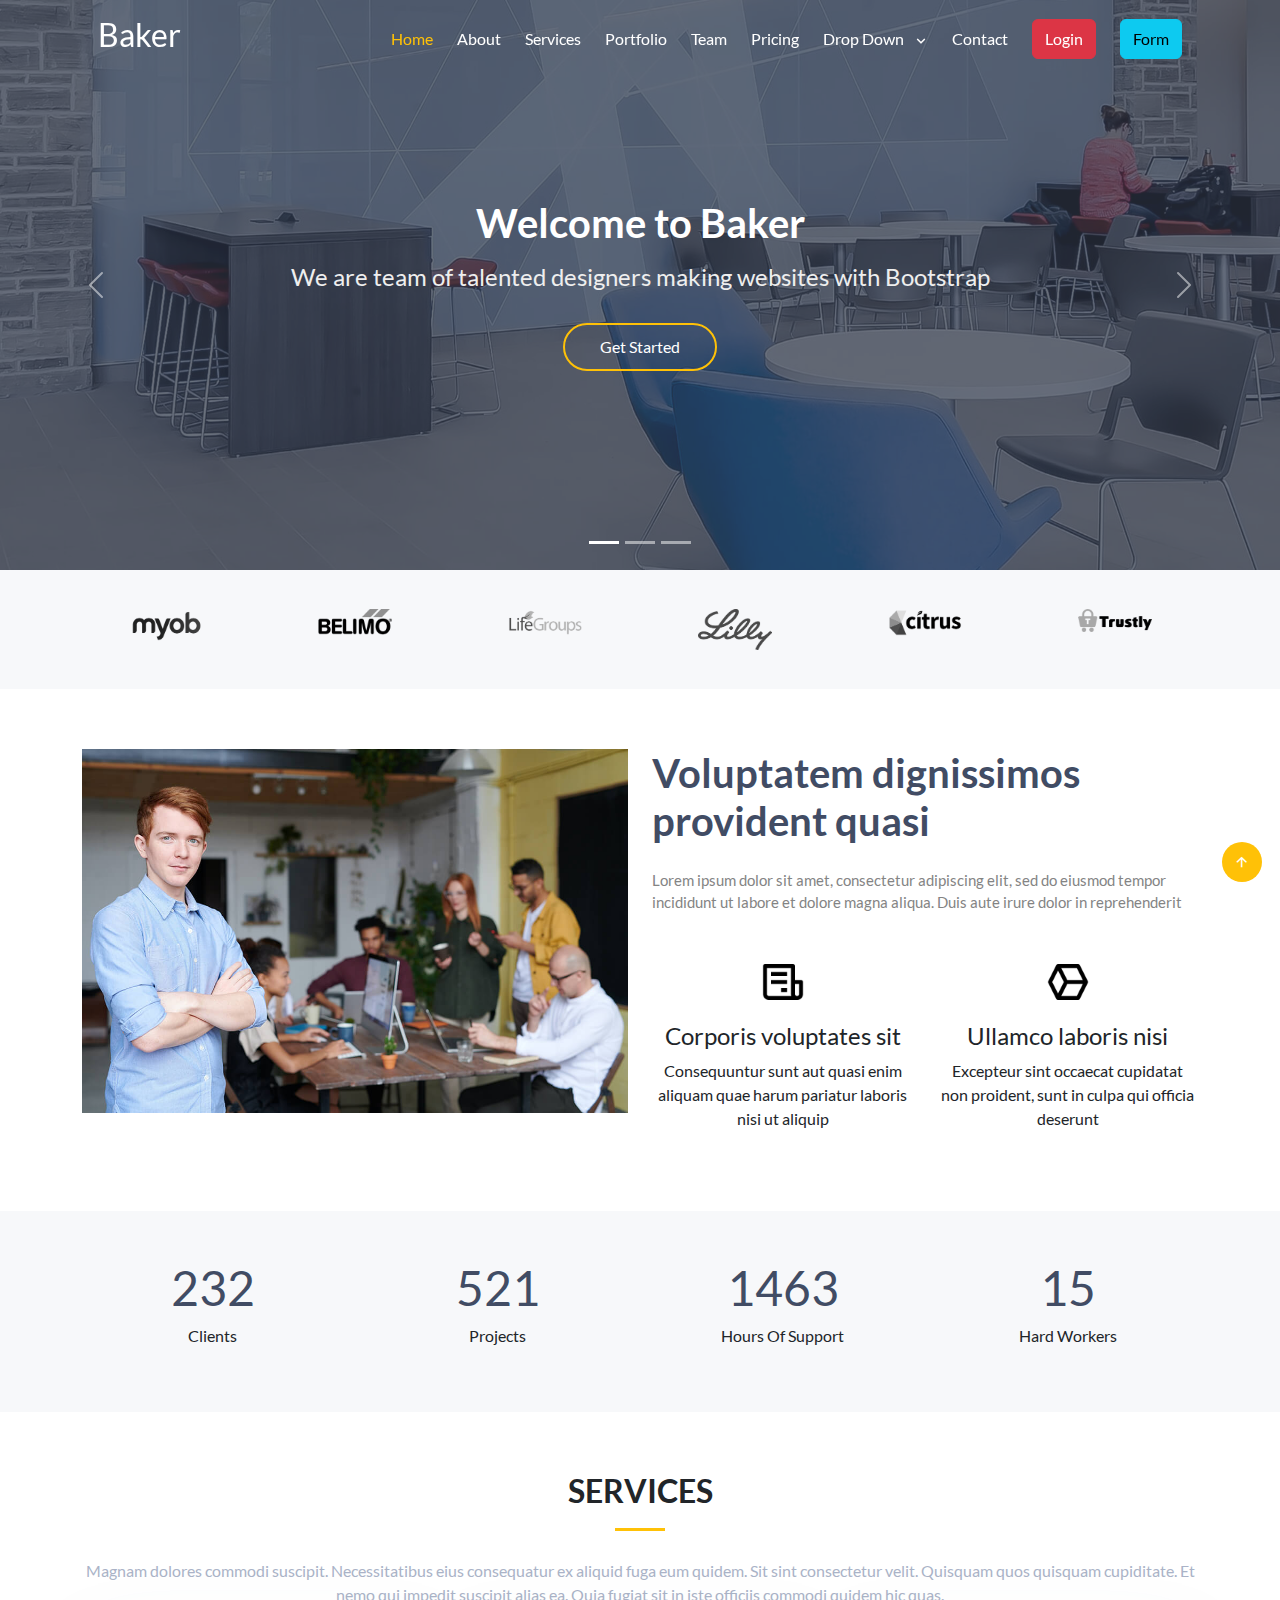
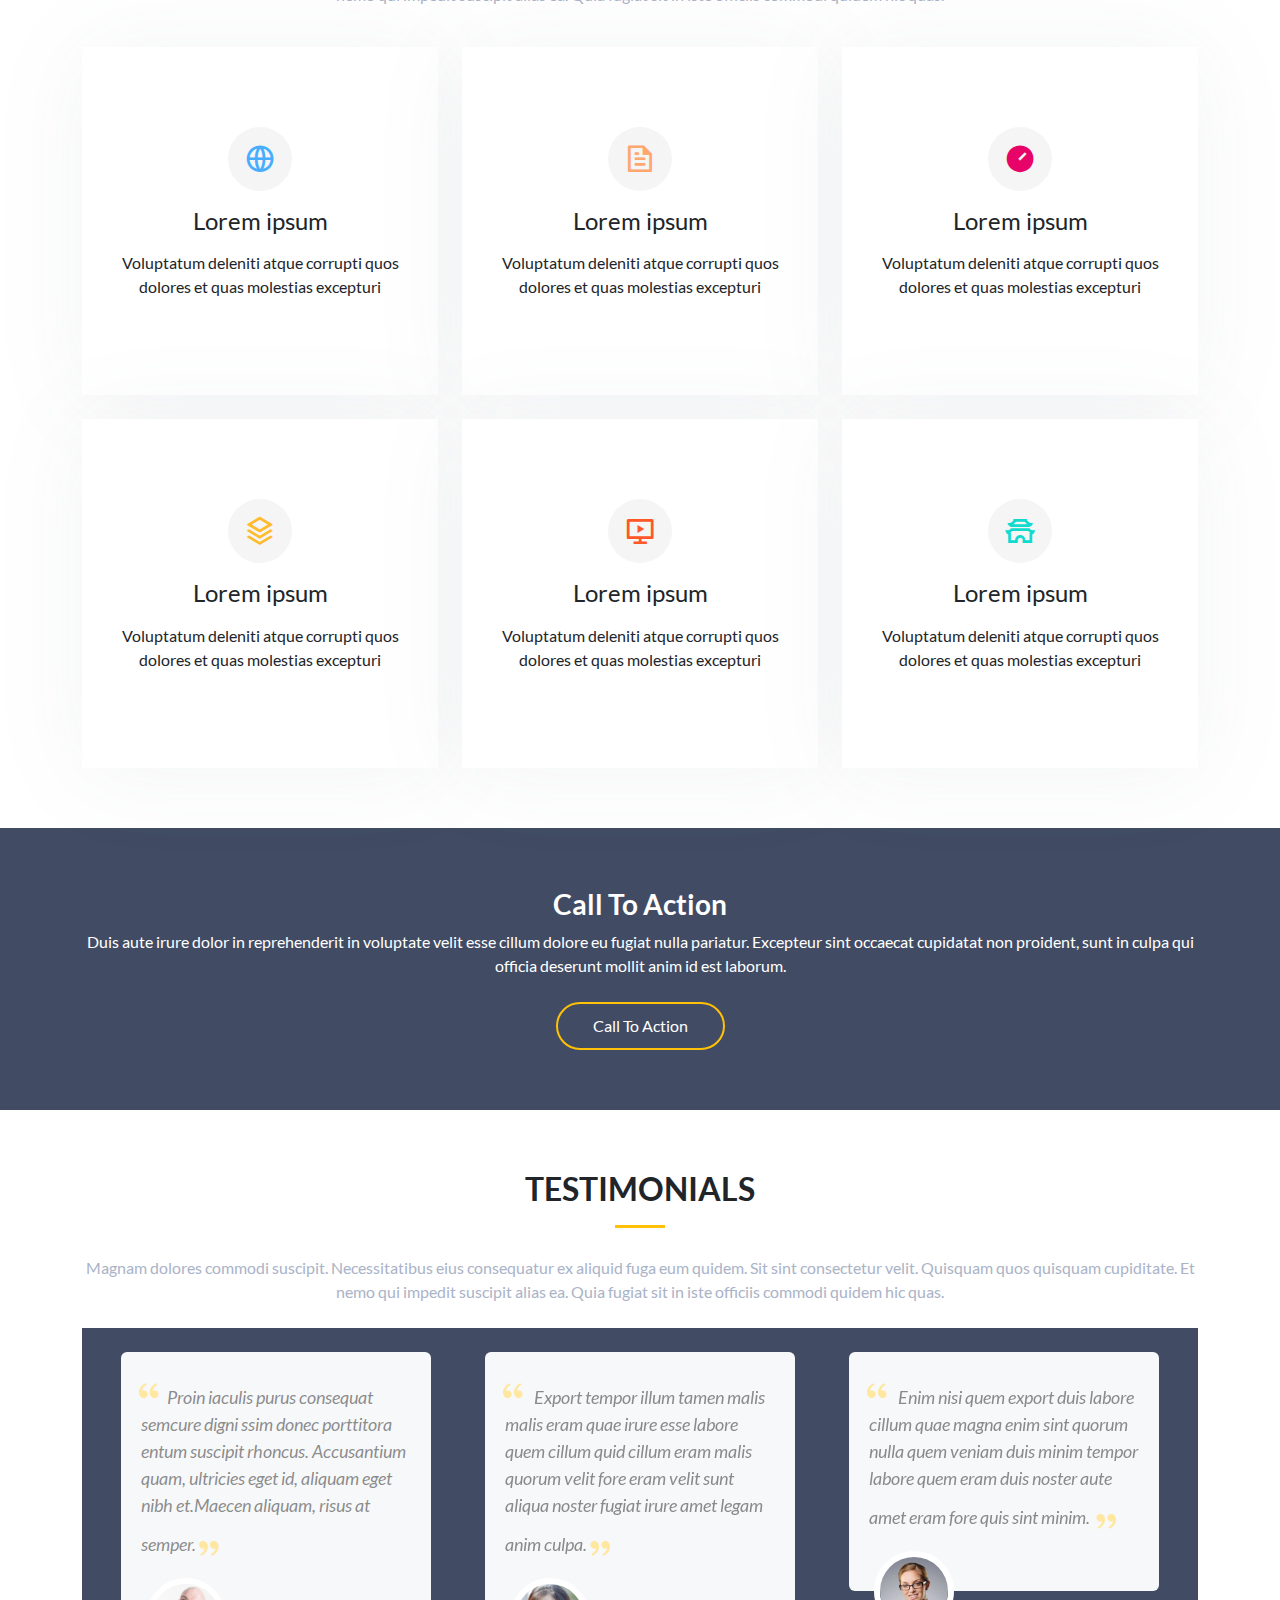
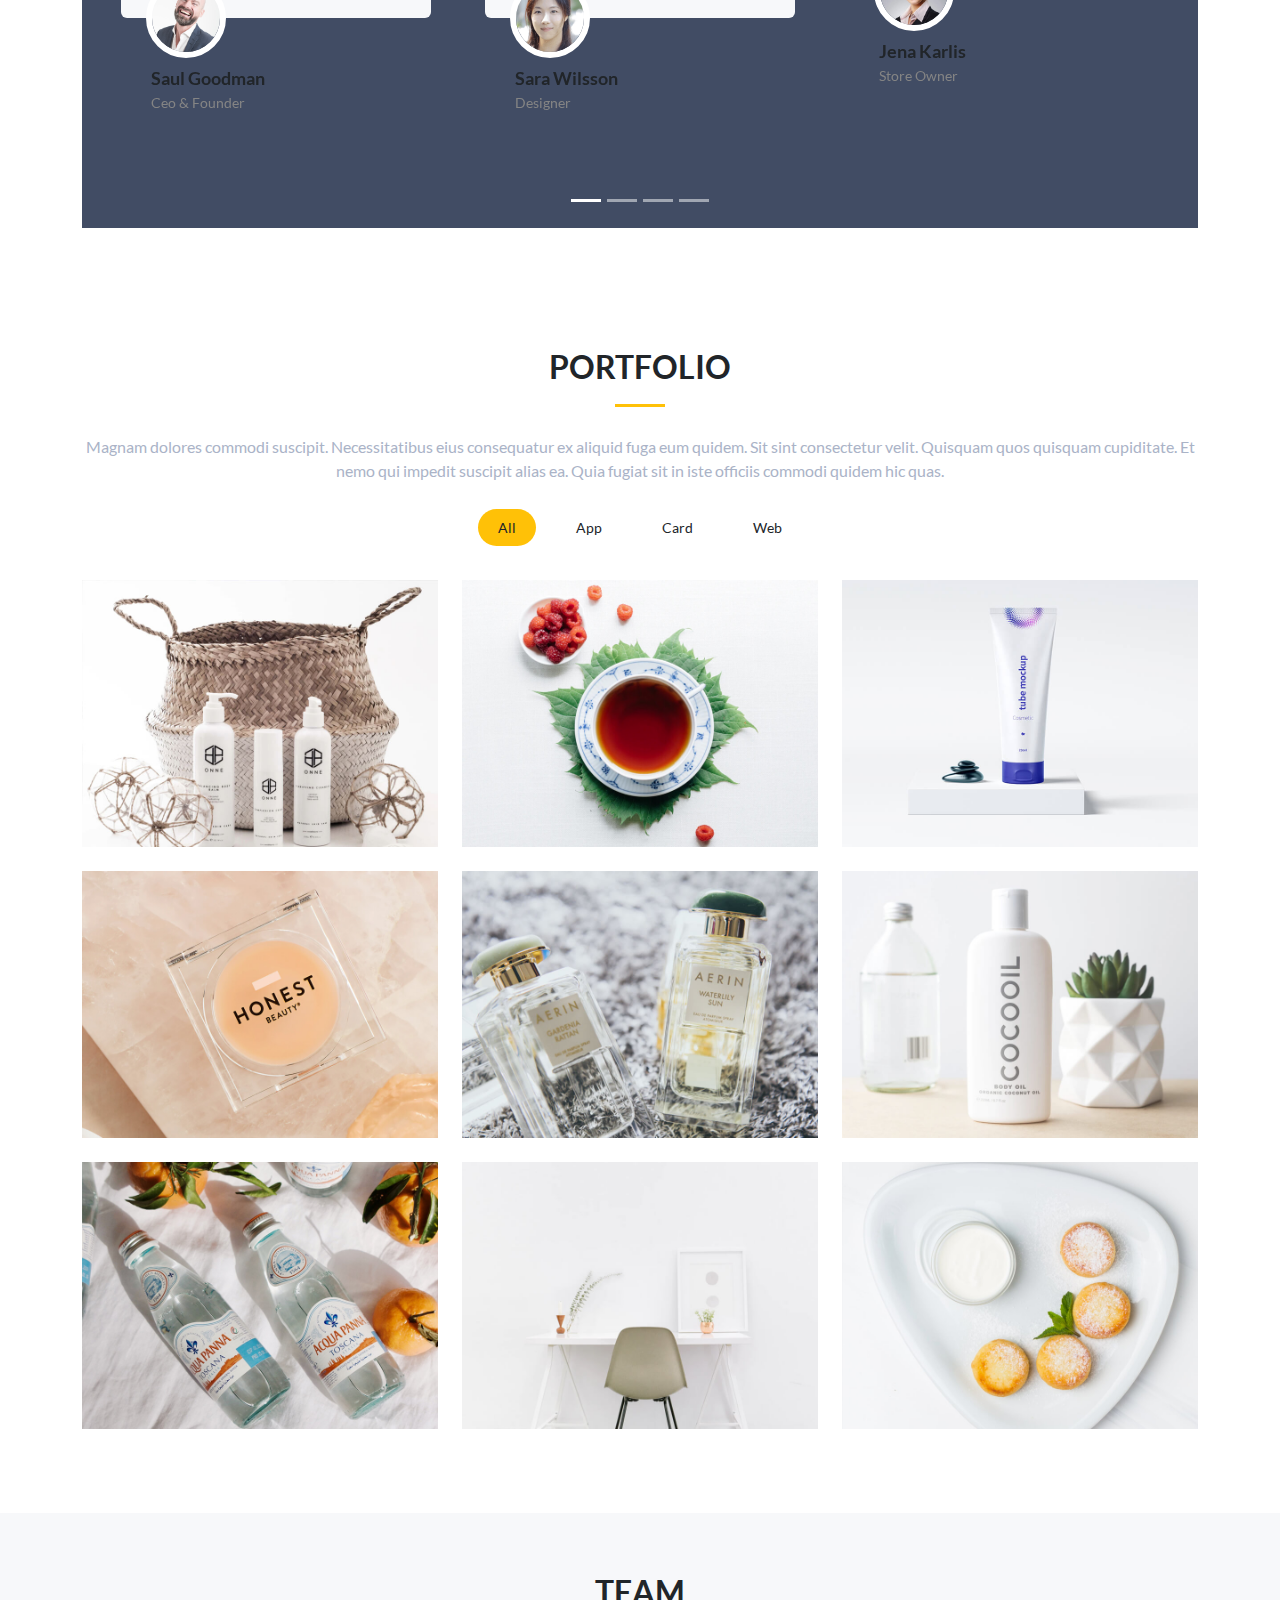
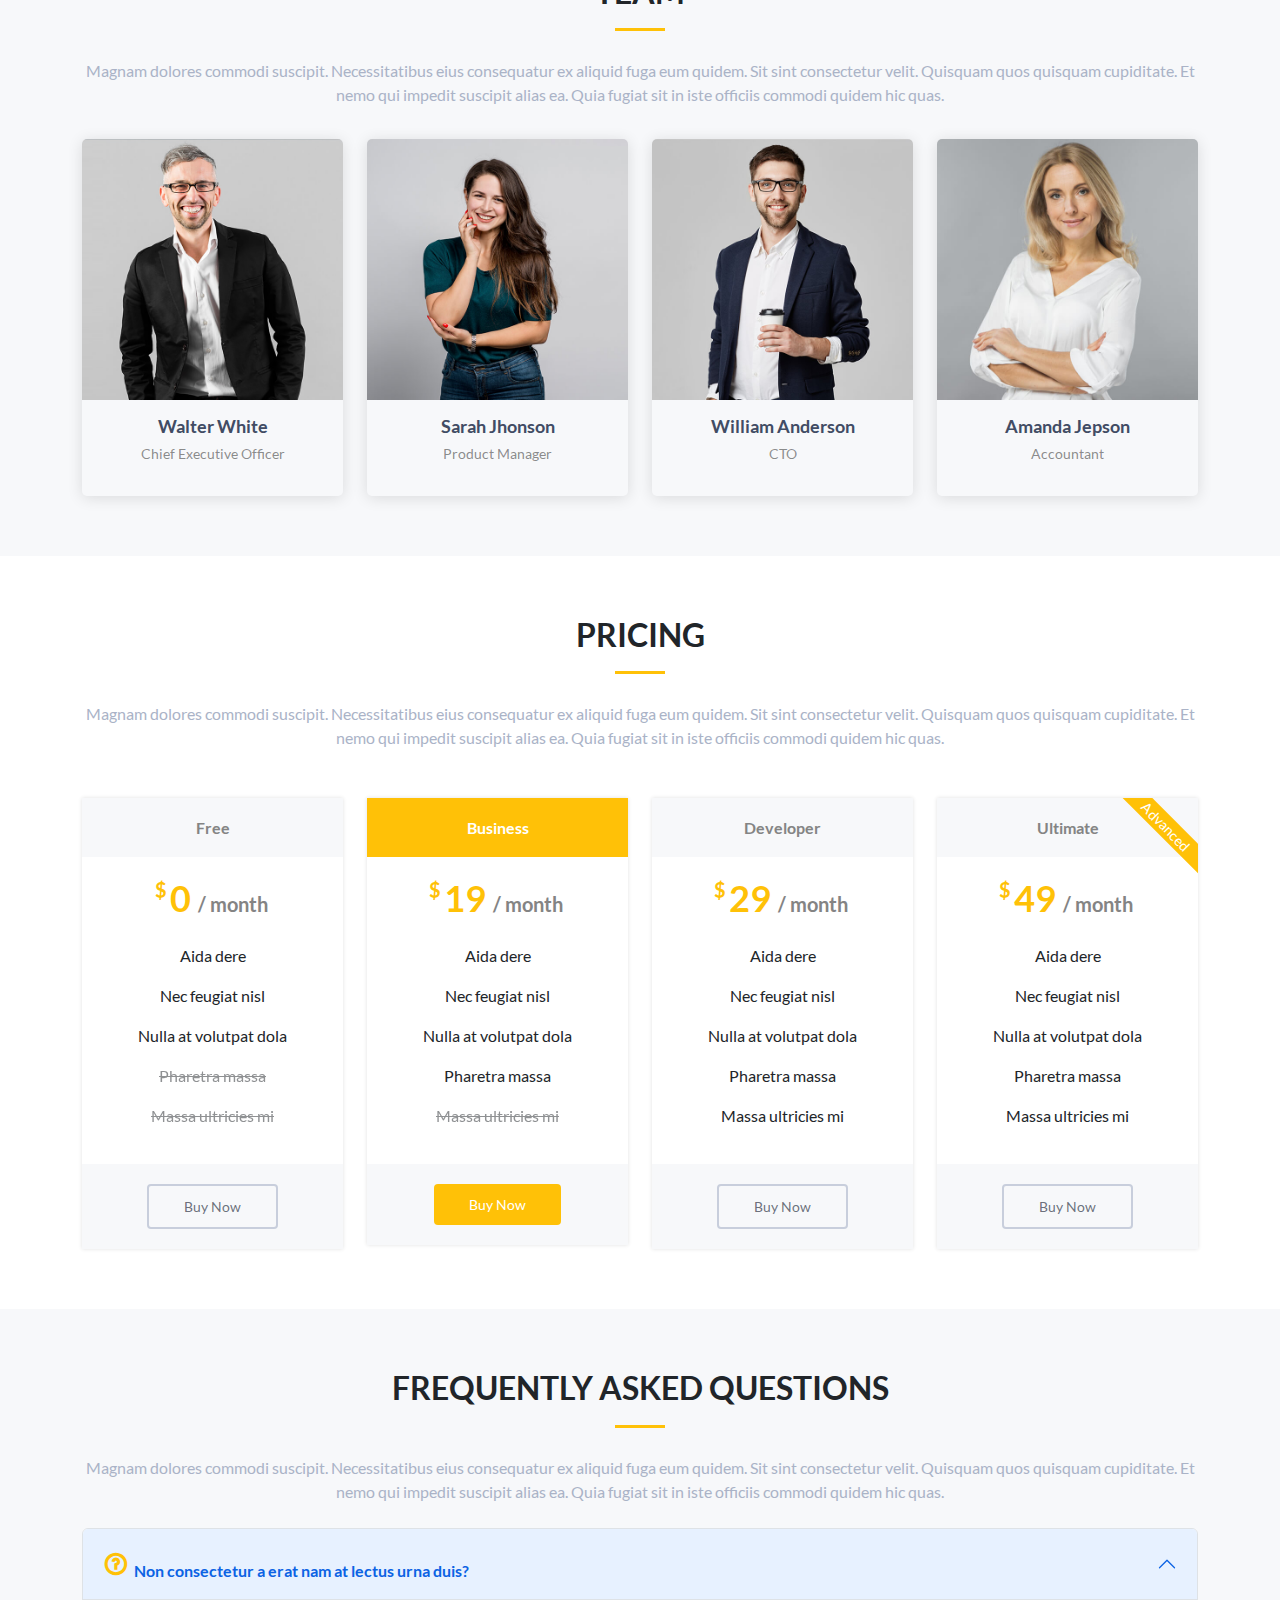
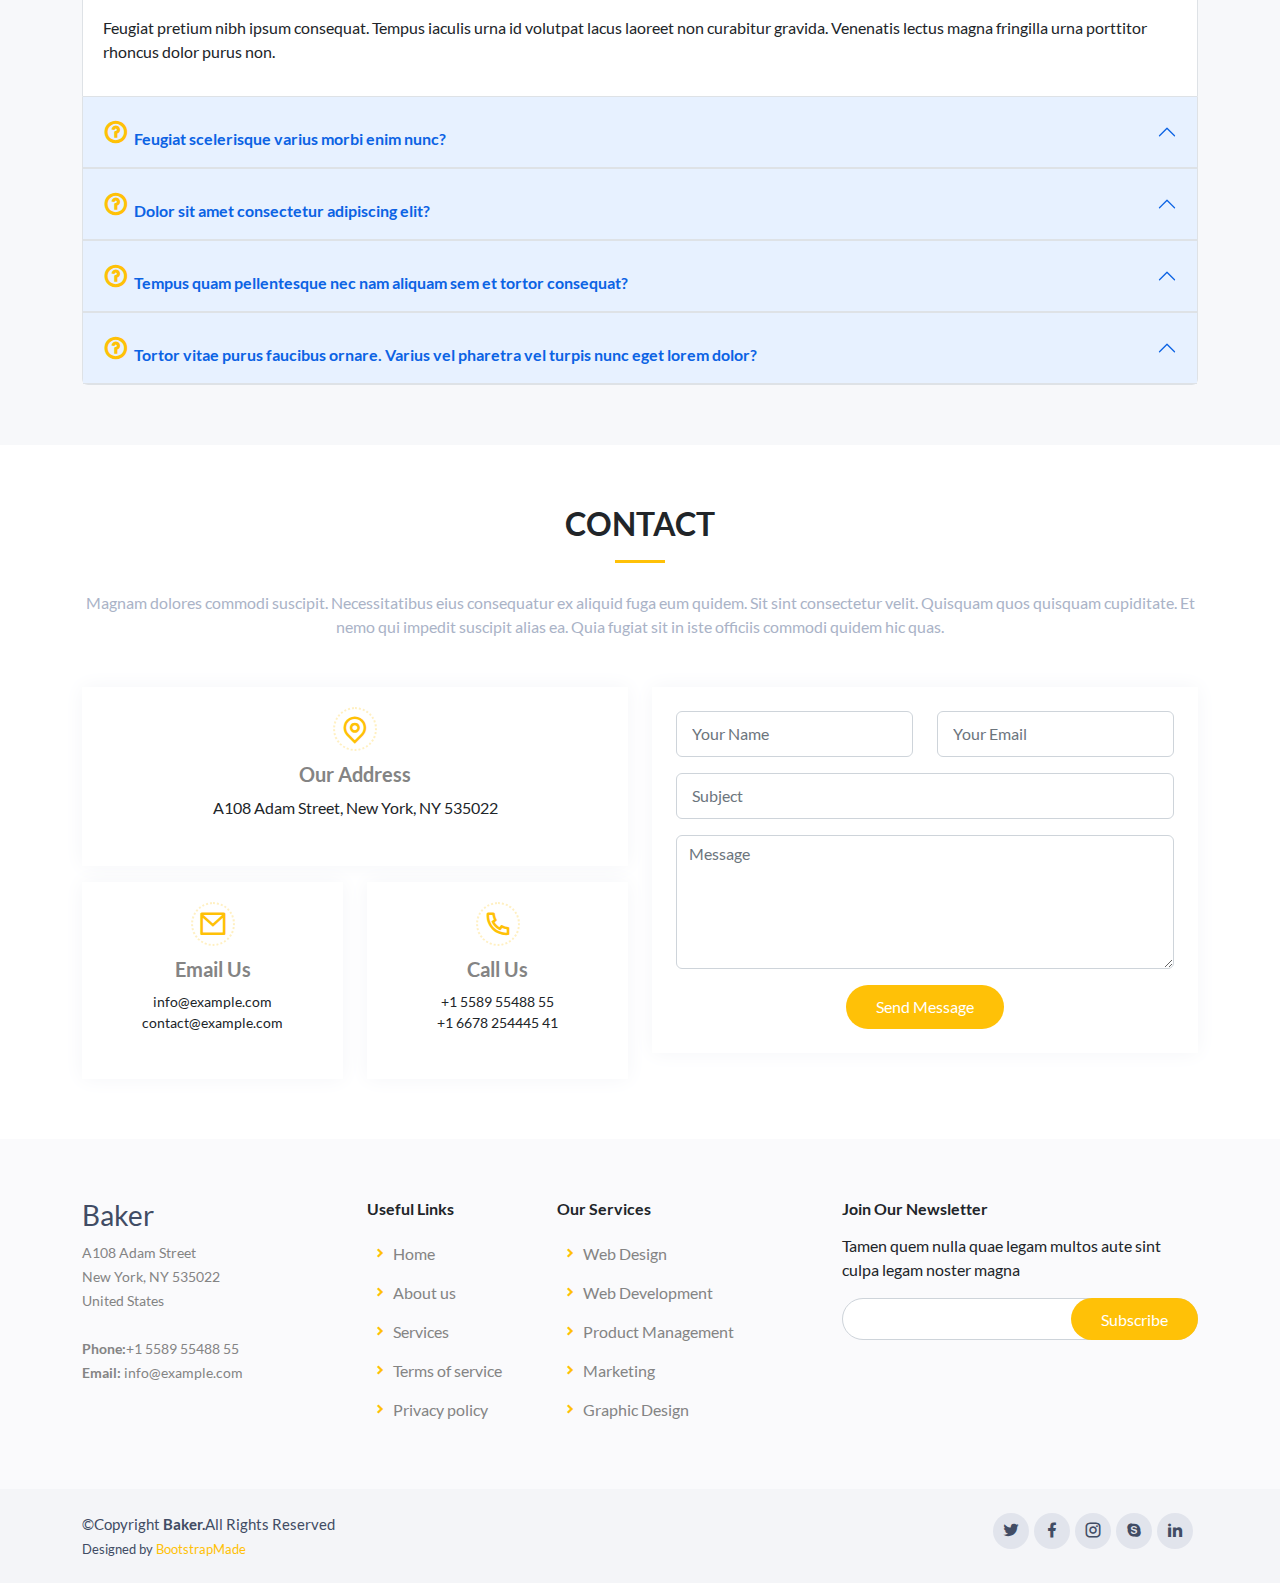
<file: BT Project/index.html>
<!DOCTYPE html>
<html>

<head>
    <meta charset="UTF-8">
    <meta name="viewport" content="width=device-width, initial-scale=1.0">
    <title>Bootstrap Project</title>
    <link rel="stylesheet" href="css/bootstrap.min.css" type="text/css">
    <link rel="stylesheet" href="fonts/remixicon.css" type="text/css">
    <link rel="stylesheet" href="fonts/stylesheet.css" type="text/css">
    <link rel="stylesheet" href="css/style.css" type="text/css">
</head>

<body>
    <!-- Headder Start -->
    <header class="position-absolute top-0 start-0 end-0">
        <div class="container">
            <div class="d-flex justify-content-between align-items-center p-3">
                <div class="logo">
                    <h2 class="text-white">Baker</h2>
                </div>
                <nav class="navbar-expand-lg ">
                    <ul class="d-flex navbar-nav menu">
                        <li><a href="javascript:void(0)" class="nav-link text-warning ms-4">Home</a></li>
                        <li><a href="javascript:void(0)" class="nav-link ms-4">About</a></li>
                        <li><a href="javascript:void(0)" class="nav-link ms-4">Services</a></li>
                        <li><a href="javascript:void(0)" class="nav-link ms-4">Portfolio</a></li>
                        <li><a href="javascript:void(0)" class="nav-link ms-4">Team</a></li>
                        <li><a href="javascript:void(0)" class="nav-link ms-4">Pricing</a></li>
                        <li class="drop position-relative"><a href="javascript:void(0)" class="nav-link ms-4 arrow position-relative">Drop Down
                            <i class="ri-arrow-down-s-line"></i></a>
                            <div class="drop-menu ms-2 ps-3">
                                <ul class="navbar-nav flex-column menu2">
                                    <li><a href="javascript:void(0)" class="nav-link">Drop Down 1</a></li>
                                    <li class="deep position-relative">
                                        <a href="javascript:void(0)" class="nav-link">Deep Drop Down
                                            <i class="ri-arrow-right-s-line"></i></a>
                                        <div class="deep-menu">
                                            <ul class="navbar-nav flex-column">
                                                <li><a href="javascript:void(0)" class="nav-link">Deep Drop Down 1</a></li>
                                                <li><a href="javascript:void(0)" class="nav-link">Deep Drop Down 2</a></li>
                                                <li><a href="javascript:void(0)" class="nav-link">Deep Drop Down 3</a></li>
                                                <li><a href="javascript:void(0)" class="nav-link">Deep Drop Down 4</a></li>
                                                <li><a href="javascript:void(0)" class="nav-link">Deep Drop Down 5</a></li>
                                            </ul>
                                        </div>
                                    </li>
                                    <li><a href="javascript:void(0)" class="nav-link">Drop Down 2</a></li>
                                    <li><a href="javascript:void(0)" class="nav-link">Drop Down 3</a></li>
                                    <li><a href="javascript:void(0)" class="nav-link">Drop Down 4</a></li>
                                </ul>
                            </div>
                        </li>
                        <li><a href="javascript:void(0)" class="nav-link ms-5">Contact</a></li>
                        <button type="button" class="btn btn-danger ms-4" data-bs-toggle="modal" data-bs-target="#modal">Login</button>
                        <button type="button" class="btn btn-info ms-4" data-bs-toggle="modal" data-bs-target="#modal1">Form</button>
                    </ul>
                </nav>
            </div>
        </div>
    </header>
    <!-- Headder End -->
    <!-- Banner Start -->
    <main>
        <section class="banner d-flex flex-column justify-content-center align-items-center">
            <div class="carousel carousel-fade" data-bs-ride="carousel" id="slider" data-bs-ride="true">
                <div class="carousel-indicators">
                    <button type="button" data-bs-target="#slider" data-bs-slide-to="0" class="active"
                        aria-current="true" aria-label="Slide 1"></button>
                    <button type="button" data-bs-target="#slider" data-bs-slide-to="1" aria-label="Slide 2"></button>
                    <button type="button" data-bs-target="#slider" data-bs-slide-to="2" aria-label="Slide 3"></button>
                </div>
                <div class="carousel-inner">
                    <div class="carousel-item active d-flex justify-content-center align-items-center banner">
                        <img src="images/banner.jpg" alt="banner" title="banner" width="100%" height="570px">
                        <div class="banner-item text-center position-absolute">
                            <h2 class="text-white fs-1">Welcome to Baker</h2>
                            <h5 class="mt-3 fs-4">We are team of talented designers making websites with Bootstrap</h5>
                            <a href="javascript:void(0)" class="nav-link mt-4">Get Started</a>
                        </div>
                    </div>
                    <div class="carousel-item d-flex justify-content-center align-items-center banner">
                        <img src="images/1.jpg" alt="banner" title="banner" width="100%" height="570px">
                        <div class="banner-item text-center position-absolute">
                            <h2 class="text-white fs-1">Welcome to Baker</h2>
                            <h5 class="mt-3 fs-4">We are team of talented designers making websites with Bootstrap</h5>
                            <a href="javascript:void(0)" class="nav-link mt-4">Get Started</a>
                        </div>
                    </div>
                    <div class="carousel-item d-flex justify-content-center align-items-center banner">
                        <img src="images/2.jpg" alt="banner" title="banner" width="100%" height="570px">
                        <div class="banner-item text-center position-absolute">
                            <h2 class="text-white fs-1">Welcome to Baker</h2>
                            <h5 class="mt-3 fs-4">We are team of talented designers making websites with Bootstrap</h5>
                            <a href="javascript:void(0)" class="nav-link mt-4">Get Started</a>
                        </div>
                    </div>
                </div>
            </div>
            <button type="button" class="carousel-control-prev" data-bs-target="#slider" data-bs-slide="prev">
                <span class="carousel-control-prev-icon" aria-hidden="true"></span>
                <span class="visually-hidden">Previous</span>
            </button>
            <button type="button" class="carousel-control-next" data-bs-target="#slider" data-bs-slide="next">
                <span class="carousel-control-next-icon" aria-hidden="true"></span>
                <span class="visually-hidden">Next</span>
            </button>
            <form>
                <div class="modal fade" id="modal" data-bs-backdrop="static">
                    <div class="modal-dialog">
                        <div class="modal-content">
                            <div class="modal-header bg-secondary">
                                <h2 class="text-danger" style="font-weight: 900;">Login</h2>
                                <button type="button" class="btn-close" data-bs-dismiss="modal" data-bs-back-drop=""></button>
                            </div>
                            <div class="modal-body bg-secondary">
                                <label class="form-label">User Name :</label>
                                <input type="text" class="form-control form-control-lg" placeholder="Enter User Name">

                                <label class="form-label mt-2">PassWord :</label>
                                <input type="Password" class="form-control" placeholder="Enter Your Password">
                                <div class="form-text">Must be 8-20 characters long.</div>
                            </div>
                            <div class="modal-footer">
                                <button type="button" class="btn btn-primary" data-bs-dismiss="modal">close</button>
                                <button type="button" class="btn btn-info" disabled>disabled</button>
                            </div>
                        </div>
                    </div>
                </div>
            </form>
            <form>
                <div class="modal fade" id="modal1" data-bs-backdrop="static">
                    <div class="modal-dialog">
                        <div class="modal-content">
                            <div class="modal-header bg-info">
                                <h2 class="text-danger" style="font-weight: 900;">Form</h2>
                                <button type="button" class="btn-close" data-bs-dismiss="modal" data-bs-back-drop=""></button>
                            </div>
                            <div class="modal-body bg-secondary">
                                <label class="form-label">Name :</label>
                                <input type="text" class="form-control form-control-lg" placeholder="Enter Your Name">

                                <label class="form-label mt-2">PassWord :</label>
                                <input type="Password" class="form-control" placeholder="Enter Your Password">
                                <div class="form-text">Must be 8-20 characters long.</div>
                                <label class="form-label mt-2">Email :</label>
                                <div class="input-group mt-1">
                                    <input type="text" class="form-control" placeholder="Enter Your Email">
                                    <span class="input-group-text">@example.com</span>
                                </div>
                                <div class="form-text">We'll never share your email with anyone else.</div>
                                <label class="form-label mt-2">Address :</label>
                                <textarea class="form-control" placeholder="Enter Your Address"></textarea>
                            </div>
                            <div class="modal-footer">
                                <button type="button" class="btn btn-primary" data-bs-dismiss="modal">close</button>
                                <button type="button" class="btn btn-info" disabled>disabled</button>
                            </div>
                        </div>
                    </div>
                </div>
            </form>
        </section>
        <!-- Banner End -->
        <!-- clients Start -->
        <section class="clients p-4 text-center">
            <div class="container">
                <div class="row">
                    <div class="col-2">
                        <img src="images/client-1.png" class="img-fluid" alt="clients" title="clients">
                    </div>
                    <div class="col-2">
                        <img src="images/client-2.png" class="img-fluid" alt="clients" title="clients">
                    </div>
                    <div class="col-2">
                        <img src="images/client-3.png" class="img-fluid" alt="clients" title="clients">
                    </div>
                    <div class="col-2">
                        <img src="images/client-4.png" class="img-fluid" alt="clients" title="clients">
                    </div>
                    <div class="col-2">
                        <img src="images/client-5.png" class="img-fluid" alt="clients" title="clients">
                    </div>
                    <div class="col-2">
                        <img src="images/client-6.png" class="img-fluid" alt="clients" title="clients">
                    </div>
                </div>
            </div>
        </section>
        <!-- clients End -->
        <!-- About Start -->
        <section class="py">
            <div class="container">
                <div class="row">
                    <div class="col-6">
                        <img src="images/about.jpg" alt="about" title="about" class="img-fluid">
                    </div>
                    <div class="col-6">
                        <div class="about-title">
                            <h2 class="mb-4">Voluptatem dignissimos provident quasi</h2>
                            <p>Lorem ipsum dolor sit amet, consectetur adipiscing elit, sed do eiusmod tempor incididunt ut
                                labore et dolore magna aliqua. Duis aute irure dolor in reprehenderit</p>
                        </div>
                        <div class="row">
                            <div class="col-6">
                                <div class="about-body text-center p-1">
                                    <img src="images/a1.png" alt="icon" title="icon" class="mt-4" width="48px">
                                    <h4 class="mt-3 mb-2">Corporis voluptates sit</h4>
                                    <p>Consequuntur sunt aut quasi enim aliquam quae harum pariatur laboris nisi ut aliquip</p>
                                </div>
                            </div>
                            <div class="col-6">
                                <div class="about-body text-center p-1">
                                    <img src="images/a2.png" alt="icon" title="icon" class="mt-4" width="48px">
                                    <h4 class="mt-3 mb-2">Ullamco laboris nisi</h4>
                                    <p>Excepteur sint occaecat cupidatat non proident, sunt in culpa qui officia deserunt</p>
                                </div>
                            </div>
                        </div>
                    </div>
                </div>
            </div>
        </section>
        <!-- About End -->
        <!-- Counts Start -->
        <section class="counts text-center p-5">
            <div class="container">
                <div class="row">
                    <div class="col-3">
                        <h2>232</h2>
                        <p>Clients</p>
                    </div>
                    <div class="col-3">
                        <h2>521</h2>
                        <p>Projects</p>
                    </div>
                    <div class="col-3">
                        <h2>1463</h2>
                        <p>Hours Of Support</p>
                    </div>
                    <div class="col-3">
                        <h2>15</h2>
                        <p>Hard Workers</p>
                    </div>
                </div>
            </div>

        </section>
        <!-- Counts End -->
        <!-- Srevices Start -->
        <section class="py">
            <div class="container">
                <div class="services-title text-center">
                    <h2 class="mb-5">SERVICES</h2>
                    <p>Magnam dolores commodi suscipit. Necessitatibus eius consequatur ex aliquid fuga eum quidem. 
                        Sit sint consectetur velit. Quisquam quos quisquam cupiditate. Et nemo qui impedit suscipit alias ea.
                        Quia fugiat sit in iste officiis commodi quidem hic quas.</p>
                </div>
                <div class="row">
                    <div class="col-4">
                        <div class="services-item mt-4 text-center">
                            <div class="service-icon1 mx-auto">
                                <i class="ri-global-line"></i>
                            </div>
                            <h4 class="my-3">Lorem ipsum</h4>
                            <p>Voluptatum deleniti atque corrupti quos dolores et quas molestias excepturi</p>
                        </div>
                    </div>
                    <div class="col-4">
                        <div class="services-item mt-4 text-center">
                            <div class="service-icon2 mx-auto">
                                <i class="ri-file-text-line"></i>
                            </div>
                            <h4 class="my-3">Lorem ipsum</h4>
                            <p>Voluptatum deleniti atque corrupti quos dolores et quas molestias excepturi</p>
                        </div>
                    </div>
                    <div class="col-4">
                        <div class="services-item mt-4 text-center">
                            <div class="service-icon3 mx-auto">
                                <i class="ri-timer-2-fill"></i>
                            </div>
                            <h4 class="my-3">Lorem ipsum</h4>
                            <p>Voluptatum deleniti atque corrupti quos dolores et quas molestias excepturi</p>
                        </div>
                    </div>
                    <div class="col-4">
                        <div class="services-item mt-4 text-center">
                            <div class="service-icon4 mx-auto">
                                <i class="ri-stack-line"></i>
                            </div>
                            <h4 class="my-3">Lorem ipsum</h4>
                            <p>Voluptatum deleniti atque corrupti quos dolores et quas molestias excepturi</p>
                        </div>
                    </div>
                    <div class="col-4">
                        <div class="services-item mt-4 text-center">
                            <div class="service-icon5 mx-auto">
                                <i class="ri-slideshow-3-line"></i>
                            </div>
                            <h4 class="my-3">Lorem ipsum</h4>
                            <p>Voluptatum deleniti atque corrupti quos dolores et quas molestias excepturi</p>
                        </div>
                    </div>
                    <div class="col-4">
                        <div class="services-item mt-4 text-center">
                            <div class="service-icon6 mx-auto">
                                <i class="ri-ancient-gate-line"></i>
                            </div>
                            <h4 class="my-3">Lorem ipsum</h4>
                            <p>Voluptatum deleniti atque corrupti quos dolores et quas molestias excepturi</p>
                        </div>
                    </div>
                </div>
            </div>
        </section>
        <!-- Srevices End -->
        <!-- call Start -->
        <section class="call py">
            <div class="container">
                <div class="text-center">
                    <h3>Call To Action</h3>
                    <p class="text-white mt-2 mb-4">Duis aute irure dolor in reprehenderit in voluptate velit esse
                        cillum dolore eu fugiat nulla pariatur. Excepteur sint occaecat cupidatat non proident, sunt in
                        culpa qui officia deserunt mollit anim id est laborum.</p>
                    <a href="javascript:void(0)" class="nav-link">Call To Action</a>
                </div>
            </div>
        </section>
        <!-- call End -->
        <!-- Testimonials Start -->
        <section class="py">
            <div class="container">
                <div class="test-title mb-4 text-center">
                    <h2 class="mb-5">TESTIMONIALS</h2>
                    <p>Magnam dolores commodi suscipit. Necessitatibus eius consequatur ex aliquid
                        fuga eum quidem. Sit sint consectetur velit. Quisquam quos quisquam cupiditate. Et nemo qui
                        impedit suscipit alias ea. Quia fugiat sit in iste officiis commodi quidem hic quas.</p>
                </div>
                <div id="test" class="carousel test p-4" data-bs-ride="carousel">
                    <div class="carousel-indicators">
                        <button type="button" data-bs-target="#test" data-bs-slide-to="0" class="active"
                            aria-label="Slide 1" aria-current="true"></button>
                        <button type="button" data-bs-target="#test" data-bs-slide-to="1" aria-label="Slide 2"></button>
                        <button type="button" data-bs-target="#test" data-bs-slide-to="2" aria-label="Slide 3"></button>
                        <button type="button" data-bs-target="#test" data-bs-slide-to="3" aria-label="Slide 4"></button>
                    </div>
                    <div class="carousel-inner">
                        <div class="carousel-item active">
                            <div class="row">
                                <div class="col-4">
                                    <div class="test-item">
                                        <p class="position-relative"><i class="ri-double-quotes-l test-one position-relative"></i>Proin iaculis purus consequat semcure digni ssim donec porttitora entum suscipit rhoncus. Accusantium quam, ultricies
                                            eget id, aliquam eget nibh et.Maecen aliquam, risus at semper.<i
                                                class="ri-double-quotes-r test-two position-relative"></i></p>
                                        <img src="images/test1.jpg" alt="test" title="test" width="80px">
                                        <h4>Saul Goodman</h4>
                                        <h6>Ceo & Founder</h6>
                                    </div>
                                </div>
                                <div class="col-4">
                                    <div class="test-item">
                                        <p> <i class="ri-double-quotes-l test-one position-relative"></i> Export tempor illum tamen malis
                                            malis eram quae irure esse labore quem cillum quid cillum eram malis quorum
                                            velit fore eram velit sunt aliqua noster fugiat irure amet legam anim
                                            culpa.<i class="ri-double-quotes-r test-two position-relative"></i></p>
                                        <img src="images/test2.jpg" alt="test" title="test" width="80px">
                                        <h4>Sara Wilsson</h4>
                                        <h6>Designer</h6>
                                    </div>
                                </div>
                                <div class="col-4">
                                    <div class="test-item">
                                        <p> <i class="ri-double-quotes-l test-one position-relative"></i> Enim nisi quem export duis
                                            labore cillum quae magna enim sint quorum nulla quem veniam duis minim
                                            tempor labore quem eram duis noster aute amet eram fore quis sint minim. <i
                                                class="ri-double-quotes-r test-two position-relative"></i></p>
                                        <img src="images/test3.jpg" alt="test" title="test" width="80px">
                                        <h4>Jena Karlis</h4>
                                        <h6>Store Owner</h6>
                                    </div>
                                </div>
                            </div>
                        </div>
                        <div class="carousel-item">
                            <div class="row">
                                <div class="col-4">
                                    <div class="test-item">
                                        <p> <i class="ri-double-quotes-l test-one position-relative"></i> Export tempor illum tamen malis
                                            malis eram quae irure esse labore quem cillum quid cillum eram malis quorum
                                            velit fore eram velit sunt aliqua noster fugiat irure amet legam anim
                                            culpa.<i class="ri-double-quotes-r test-two position-relative"></i></p>
                                        <img src="images/test2.jpg" alt="test" title="test" width="80px">
                                        <h4>Sara Wilsson</h4>
                                        <h6>Designer</h6>
                                    </div>
                                </div>
                                <div class="col-4">
                                    <div class="test-item">
                                        <p> <i class="ri-double-quotes-l test-one position-relative"></i> Enim nisi quem export duis
                                            labore cillum quae magna enim sint quorum nulla quem veniam duis minim
                                            tempor labore quem eram duis noster aute amet eram fore quis sint minim. <i
                                                class="ri-double-quotes-r test-two position-relative"></i></p>
                                        <img src="images/test3.jpg" alt="test" title="test" width="80px">
                                        <h4>Jena Karlis</h4>
                                        <h6>Store Owner</h6>
                                    </div>
                                </div>
                                <div class="col-4">
                                    <div class="test-item">
                                        <p> <i class="ri-double-quotes-l test-one position-relative"></i> Fugiat enim eram quae cillum
                                            dolore dolor amet nulla culpa multos export minim fugiat minim velit minim
                                            dolor enim duis veniam ipsum anim magna sunt elit fore quem dolore labore
                                            illum veniam. <i class="ri-double-quotes-r test-two position-relative"></i></p>
                                        <img src="images/test4.jpg" alt="test" title="test" width="80px">
                                        <h4>Matt Brandon</h4>
                                        <h6>Freelancer</h6>
                                    </div>
                                </div>
                            </div>
                        </div>
                        <div class="carousel-item">
                            <div class="row">
                                <div class="col-4">
                                    <div class="test-item">
                                        <p> <i class="ri-double-quotes-l test-one position-relative"></i> Enim nisi quem export duis
                                            labore cillum quae magna enim sint quorum nulla quem veniam duis minim
                                            tempor labore quem eram duis noster aute amet eram fore quis sint minim. <i
                                                class="ri-double-quotes-r test-two position-relative"></i></p>
                                        <img src="images/test3.jpg" alt="test" title="test" width="80px">
                                        <h4>Jena Karlis</h4>
                                        <h6>Store Owner</h6>
                                    </div>
                                </div>
                                <div class="col-4">
                                    <div class="test-item">
                                        <p> <i class="ri-double-quotes-l test-one position-relative"></i> Fugiat enim eram quae cillum
                                            dolore dolor amet nulla culpa multos export minim fugiat minim velit minim
                                            dolor enim duis veniam ipsum anim magna sunt elit fore quem dolore labore
                                            illum veniam. <i class="ri-double-quotes-r test-two position-relative"></i></p>
                                        <img src="images/test4.jpg" alt="test" title="test" width="80px">
                                        <h4>Matt Brandon</h4>
                                        <h6>Freelancer</h6>
                                    </div>
                                </div>
                                <div class="col-4">
                                    <div class="test-item">
                                        <p> <i class="ri-double-quotes-l test-one position-relative"></i> Quis quorum aliqua sint quem
                                            legam fore sunt eram irure aliqua veniam tempor noster veniam enim culpa
                                            labore duis sunt culpa nulla illum cillum fugiat legam esse veniam culpa
                                            fore nisi cillum quid. <i class="ri-double-quotes-r test-two position-relative"></i></p>
                                        <img src="images/test5.jpg" alt="test" title="test" width="80px">
                                        <h4>John Larson</h4>
                                        <h6>Entrepreneur</h6>
                                    </div>
                                </div>
                            </div>
                        </div>
                        <div class="carousel-item">
                            <div class="row">
                                <div class="col-4">
                                    <div class="test-item">
                                        <p> <i class="ri-double-quotes-l test-one position-relative"></i> Quis quorum aliqua sint quem
                                            legam fore sunt eram irure aliqua veniam tempor noster veniam enim culpa
                                            labore duis sunt culpa nulla illum cillum fugiat legam esse veniam culpa
                                            fore nisi cillum quid. <i class="ri-double-quotes-r test-two position-relative"></i></p>
                                        <img src="images/test5.jpg" alt="test" title="test" width="80px">
                                        <h4>John Larson</h4>
                                        <h6>Entrepreneur</h6>
                                    </div>
                                </div>
                                <div class="col-4">
                                    <div class="test-item">
                                        <p> <i class="ri-double-quotes-l test-one position-relative"></i>Proin iaculis purus consequat sem
                                            cure digni
                                            ssim donec porttitora entum suscipit rhoncus. Accusantium quam, ultricies
                                            eget id,
                                            aliquam eget nibh et.Maecen aliquam, risus at semper.<i
                                                class="ri-double-quotes-r test-two position-relative"></i></p>
                                        <img src="images/test1.jpg" alt="test" title="test" width="80px">
                                        <h4>Saul Goodman</h4>
                                        <h6>Ceo & Founder</h6>
                                    </div>
                                </div>
                                <div class="col-4">
                                    <div class="test-item">
                                        <p> <i class="ri-double-quotes-l test-one position-relative"></i> Export tempor illum tamen malis
                                            malis eram quae irure esse labore quem cillum quid cillum eram malis quorum
                                            velit fore eram velit sunt aliqua noster fugiat irure amet legam anim
                                            culpa.<i class="ri-double-quotes-r test-two position-relative"></i></p>
                                        <img src="images/test2.jpg" alt="test" title="test" width="80px">
                                        <h4>Sara Wilsson</h4>
                                        <h6>Designer</h6>
                                    </div>
                                </div>
                            </div>
                        </div>
                    </div>
                </div>
        </section>
        <!-- Testimonials End -->
        <!-- Portfolio Start -->
        <section class="py">
            <div class="container">
                <div class="port-title mb-4 text-center">
                    <h2 class="mb-5">PORTFOLIO</h2>
                    <p>Magnam dolores commodi suscipit. Necessitatibus eius consequatur ex aliquid
                        fuga eum quidem. Sit sint consectetur velit. Quisquam quos quisquam cupiditate. Et nemo qui
                        impedit suscipit alias ea. Quia fugiat sit in iste officiis commodi quidem hic quas.</p>
                    <div class="d-flex justify-content-center">
                        <a href="javascript:void(0)" class="nav-link bg-warning rounded rounded-5 port-btn">All</a>
                        <a href="javascript:void(0)" class="nav-link  port-btn">App</a>
                        <a href="javascript:void(0)" class="nav-link  port-btn">Card</a>
                        <a href="javascript:void(0)" class="nav-link  port-btn">Web</a>
                    </div>
                </div>
                <div class="row">
                    <div class="col-4">
                        <div class="port position-relative overflow-hidden mb-4">
                            <div class="port-item">
                                <img src="images/port1.jpg" alt="portfolio" title="portfolio" class="img-fluid">
                                <div class="port-info text-white">
                                    <p class="h5" style="font-weight: bold;">App 1</p>
                                    <p>App</p>
                                    <div class="port-icon d-flex">
                                        <a href="javascript:void(0)" class="nav-link"><i class="ri-add-line"></i></a>
                                        <a href="javascript:void(0)" class="nav-link ms-3"><i class="ri-links-fill"></i></a>
                                    </div>
                                </div>
                            </div>
                        </div>
                    </div>
                    <div class="col-4">
                        <div class="port position-relative overflow-hidden mb-4">
                            <div class="port-item">
                                <img src="images/port2.jpg" alt="portfolio" title="portfolio" class="img-fluid">
                                <div class="port-info text-white">
                                    <p class="h5" style="font-weight: bold;">Web 3</p>
                                    <p>Web</p>
                                    <div class="port-icon d-flex">
                                        <a href="javascript:void(0)" class="nav-link"><i class="ri-add-line"></i></a>
                                        <a href="javascript:void(0)" class="nav-link ms-3"><i class="ri-links-fill"></i></a>
                                    </div>
                                </div>
                            </div>
                        </div>
                    </div>
                    <div class="col-4">
                        <div class="port position-relative overflow-hidden mb-4">
                            <div class="port-item">
                                <img src="images/port3.jpg" alt="portfolio" title="portfolio" class="img-fluid">
                                <div class="port-info text-white">
                                    <p class="h5" style="font-weight: bold;">App 2</p>
                                    <p>App</p>
                                    <div class="port-icon d-flex">
                                        <a href="javascript:void(0)" class="nav-link"><i class="ri-add-line"></i></a>
                                        <a href="javascript:void(0)" class="nav-link ms-3"><i class="ri-links-fill"></i></a>
                                    </div>
                                </div>
                            </div>
                        </div>
                    </div>
                    <div class="col-4">
                        <div class="port position-relative overflow-hidden mb-4">
                            <div class="port-item">
                                <img src="images/port4.jpg" alt="portfolio" title="portfolio" class="img-fluid">
                                <div class="port-info text-white">
                                    <p class="h5" style="font-weight: bold;">Card 2</p>
                                    <p>Card</p>
                                    <div class="port-icon d-flex">
                                        <a href="javascript:void(0)" class="nav-link"><i class="ri-add-line"></i></a>
                                        <a href="javascript:void(0)" class="nav-link ms-3"><i class="ri-links-fill"></i></a>
                                    </div>
                                </div>
                            </div>
                        </div>
                    </div>
                    <div class="col-4">
                        <div class="port position-relative overflow-hidden mb-4">
                            <div class="port-item">
                                <img src="images/port5.jpg" alt="portfolio" title="portfolio" class="img-fluid">
                                <div class="port-info text-white">
                                    <p class="h5" style="font-weight: bold;">Web 2</p>
                                    <p>Web</p>
                                    <div class="port-icon d-flex">
                                        <a href="javascript:void(0)" class="nav-link"><i class="ri-add-line"></i></a>
                                        <a href="javascript:void(0)" class="nav-link ms-3"><i class="ri-links-fill"></i></a>
                                    </div>
                                </div>
                            </div>
                        </div>
                    </div>
                    <div class="col-4">
                        <div class="port position-relative overflow-hidden mb-4">
                            <div class="port-item">
                                <img src="images/port6.jpg" alt="portfolio" title="portfolio" class="img-fluid">
                                <div class="port-info text-white">
                                    <p class="h5" style="font-weight: bold;">App 3</p>
                                    <p>App</p>
                                    <div class="port-icon d-flex">
                                        <a href="javascript:void(0)" class="nav-link"><i class="ri-add-line"></i></a>
                                        <a href="javascript:void(0)" class="nav-link ms-3"><i class="ri-links-fill"></i></a>
                                    </div>
                                </div>
                            </div>
                        </div>
                    </div>
                    <div class="col-4">
                        <div class="port position-relative overflow-hidden mb-4">
                            <div class="port-item">
                                <img src="images/port7.jpg" alt="portfolio" title="portfolio" class="img-fluid">
                                <div class="port-info text-white">
                                    <p class="h5" style="font-weight: bold;">Card 1</p>
                                    <p>Card</p>
                                    <div class="port-icon d-flex">
                                        <a href="javascript:void(0)" class="nav-link"><i class="ri-add-line"></i></a>
                                        <a href="javascript:void(0)" class="nav-link ms-3"><i class="ri-links-fill"></i></a>
                                    </div>
                                </div>
                            </div>
                        </div>
                    </div>
                    <div class="col-4">
                        <div class="port position-relative overflow-hidden mb-4">
                            <div class="port-item">
                                <img src="images/port8.jpg" alt="portfolio" title="portfolio" class="img-fluid">
                                <div class="port-info text-white">
                                    <p class="h5" style="font-weight: bold;">Card 3</p>
                                    <p>Card</p>
                                    <div class="port-icon d-flex">
                                        <a href="javascript:void(0)" class="nav-link"><i class="ri-add-line"></i></a>
                                        <a href="javascript:void(0)" class="nav-link ms-3"><i class="ri-links-fill"></i></a>
                                    </div>
                                </div>
                            </div>
                        </div>
                    </div>
                    <div class="col-4">
                        <div class="port position-relative overflow-hidden mb-4">
                            <div class="port-item">
                                <img src="images/port9.jpg" alt="portfolio" title="portfolio" class="img-fluid">
                                <div class="port-info text-white">
                                    <p class="h5" style="font-weight: bold;">Web 3</p>
                                    <p>Web</p>
                                    <div class="port-icon d-flex">
                                        <a href="javascript:void(0)" class="nav-link"><i class="ri-add-line"></i></a>
                                        <a href="javascript:void(0)" class="nav-link ms-3"><i class="ri-links-fill"></i></a>
                                    </div>
                                </div>
                            </div>
                        </div>
                    </div>
                </div>
            </div>
        </section>
        <!-- Portfolio End -->
        <!-- Team Start -->
        <section class="team py">
            <div class="container">
                <div class="team-title text-center">
                    <h2 class="mb-5">TEAM</h2>
                    <p>Magnam dolores commodi suscipit. Necessitatibus eius consequatur ex aliquid
                        fuga eum quidem. Sit sint consectetur velit. Quisquam quos quisquam cupiditate. Et nemo qui
                        impedit suscipit alias ea. Quia fugiat sit in iste officiis commodi quidem hic quas.</p>
                </div>
                <div class="row">
                    <div class="col-3">
                        <div class=" team-item mt-3">
                            <div class="team-img">
                                <img src="images/team-1.jpg" alt="team" title="team" class="img-fluid" width="100%">
                                <div class="team-social d-flex justify-content-center align-items-center">
                                    <a href="javascript:void(0)" class="nav-link ms-4" style="font-size: 22px;">
                                        <i class="ri-twitter-fill"></i></a>
                                    <a href="javascript:void(0)" class="nav-link ms-4" style="font-size: 22px;">
                                        <i class="ri-facebook-circle-fill"></i></a>
                                    <a href="javascript:void(0)" class="nav-link ms-4" style="font-size: 22px;">
                                        <i class="ri-instagram-line"></i></a>
                                    <a href="javascript:void(0)" class="nav-link ms-4" style="font-size: 22px;">
                                        <i class="ri-linkedin-box-fill"></i></a>
                                </div>
                            </div>
                            <div class="text-center team-member p-3">
                                <h4>Walter White</h4>
                                <p>Chief Executive Officer</p>
                            </div>
                        </div>
                    </div>
                    <div class="col-3">
                        <div class="team-item mt-3">
                            <div class="team-img">
                                <img src="images/team-2.jpg" alt="team" title="team" class="img-fluid" width="100%">
                                <div class="team-social d-flex justify-content-center align-items-center">
                                    <a href="javascript:void(0)" class="nav-link ms-4" style="font-size: 22px;">
                                        <i class="ri-twitter-fill"></i></a>
                                    <a href="javascript:void(0)" class="nav-link ms-4" style="font-size: 22px;">
                                        <i class="ri-facebook-circle-fill"></i></a>
                                    <a href="javascript:void(0)" class="nav-link ms-4" style="font-size: 22px;">
                                        <i class="ri-instagram-line"></i></a>
                                    <a href="javascript:void(0)" class="nav-link ms-4" style="font-size: 22px;">
                                        <i class="ri-linkedin-box-fill"></i></a>
                                </div>
                            </div>
                            <div class="text-center team-member p-3">
                                <h4>Sarah Jhonson</h4>
                                <p>Product Manager</p>
                            </div>
                        </div>
                    </div>
                    <div class="col-3">
                        <div class="team-item mt-3">
                            <div class="team-img">
                                <img src="images/team-3.jpg" alt="team" title="team" class="img-fluid" width="100%">
                                <div class="team-social d-flex justify-content-center align-items-center">
                                    <a href="javascript:void(0)" class="nav-link ms-4" style="font-size: 22px;">
                                        <i class="ri-twitter-fill"></i></a>
                                    <a href="javascript:void(0)" class="nav-link ms-4" style="font-size: 22px;">
                                        <i class="ri-facebook-circle-fill"></i></a>
                                    <a href="javascript:void(0)" class="nav-link ms-4" style="font-size: 22px;">
                                        <i class="ri-instagram-line"></i></a>
                                    <a href="javascript:void(0)" class="nav-link ms-4" style="font-size: 22px;">
                                        <i class="ri-linkedin-box-fill"></i></a>
                                </div>
                            </div>
                            <div class="text-center team-member p-3">
                                <h4>William Anderson</h4>
                                <p>CTO</p>
                            </div>
                        </div>
                    </div>
                    <div class="col-3">
                        <div class="team-item mt-3">
                            <div class="team-img">
                                <img src="images/team-4.jpg" alt="team" title="team" class="img-fluid" width="100%">
                                <div class="team-social d-flex justify-content-center align-items-center">
                                    <a href="javascript:void(0)" class="nav-link ms-4" style="font-size: 22px;">
                                        <i class="ri-twitter-fill"></i></a>
                                    <a href="javascript:void(0)" class="nav-link ms-4" style="font-size: 22px;">
                                        <i class="ri-facebook-circle-fill"></i></a>
                                    <a href="javascript:void(0)" class="nav-link ms-4" style="font-size: 22px;">
                                        <i class="ri-instagram-line"></i></a>
                                    <a href="javascript:void(0)" class="nav-link ms-4" style="font-size: 22px;">
                                        <i class="ri-linkedin-box-fill"></i></a>
                                </div>
                            </div>
                            <div class="text-center team-member p-3">
                                <h4>Amanda Jepson</h4>
                                <p>Accountant</p>
                            </div>
                        </div>
                    </div>
                </div>
            </div>
        </section>
        <!-- Team End -->
        <!-- Pricing Start -->
        <section class="py">
            <div class="container">
                <div class="price-title mb-5 text-center">
                    <h2 class="mb-5">PRICING</h2>
                    <p>Magnam dolores commodi suscipit. Necessitatibus eius consequatur ex aliquid
                        fuga eum quidem. Sit sint consectetur velit. Quisquam quos quisquam cupiditate. Et nemo qui
                        impedit suscipit alias ea. Quia fugiat sit in iste officiis commodi quidem hic quas.</p>
                </div>
                <div class="row">
                    <div class="col-3">
                        <div class="box text-center">
                            <h3>Free</h3>
                            <h4 class="mb-4"><sup>$</sup>0 <span> / month</span></h4>

                            <ul class="navbar-nav">
                                <li class="mb-3">Aida dere</li>
                                <li class="mb-3">Nec feugiat nisl</li>
                                <li class="mb-3">Nulla at volutpat dola</li>
                                <li class="mb-3 opacity-50"><s class="">Pharetra massa</s></li>
                                <li class="mb-3 opacity-50"><s>Massa ultricies mi</s></li>
                            </ul>
                            <div class="price-btn">
                                <a href="javascript:void(0)" class="nav-link box-btn">Buy Now</a>
                            </div>
                        </div>
                    </div>
                    <div class="col-3">
                        <div class="box feature text-center">
                            <h3>Business</h3>
                            <h4 class="mb-4"><sup>$</sup>19 <span> / month</span></h4>

                            <ul class="navbar-nav">
                                <li class="mb-3">Aida dere</li>
                                <li class="mb-3">Nec feugiat nisl</li>
                                <li class="mb-3">Nulla at volutpat dola</li>
                                <li class="mb-3">Pharetra massa</li>
                                <li class="mb-3 opacity-50"><s>Massa ultricies mi</s></li>
                            </ul>
                            <div class="price-btn">
                                <a href="javascript:void(0)" class="nav-link box-btn feature-btn">Buy Now</a>
                            </div>
                        </div>
                    </div>
                    <div class="col-3">
                        <div class="box text-center">
                            <h3>Developer</h3>
                            <h4 class="mb-4"><sup>$</sup>29 <span> / month</span></h4>

                            <ul class="navbar-nav">
                                <li class="mb-3">Aida dere</li>
                                <li class="mb-3">Nec feugiat nisl</li>
                                <li class="mb-3">Nulla at volutpat dola</li>
                                <li class="mb-3">Pharetra massa</li>
                                <li class="mb-3">Massa ultricies mi</li>
                            </ul>
                            <div class="price-btn">
                                <a href="javascript:void(0)" class="nav-link box-btn">Buy Now</a>
                            </div>
                        </div>
                    </div>
                    <div class="col-3">
                        <div class="box text-center">
                            <span class="advanced">Advanced</span>
                            <h3>Ultimate</h3>
                            <h4 class="mb-4"><sup>$</sup>49 <span> / month</span></h4>

                            <ul class="navbar-nav">
                                <li class="mb-3">Aida dere</li>
                                <li class="mb-3">Nec feugiat nisl</li>
                                <li class="mb-3">Nulla at volutpat dola</li>
                                <li class="mb-3">Pharetra massa</li>
                                <li class="mb-3">Massa ultricies mi</li>
                            </ul>
                            <div class="price-btn">
                                <a href="javascript:void(0)" class="nav-link box-btn">Buy Now</a>
                            </div>
                        </div>
                    </div>
                </div>
            </div>
        </section>
        <!-- Pricing End -->
        <!-- Question Start -->
        <section class="question py">
            <div class="container">
                <div class="question-title text-center mb-4">
                    <h2 class="mb-5">FREQUENTLY ASKED QUESTIONS</h2>
                    <p>Magnam dolores commodi suscipit. Necessitatibus eius consequatur ex aliquid
                        fuga eum quidem. Sit sint consectetur velit. Quisquam quos quisquam cupiditate. Et nemo qui
                        impedit suscipit alias ea. Quia fugiat sit in iste officiis commodi quidem hic quas.</p>
                </div>
                <div class="accordion" id="parent">
                    <div class="accordion-item">
                        <div class="accordion-header">
                            <button type="button" class="accordion-button question-item" data-bs-toggle="collapse"
                                data-bs-target="#one"><a href="javascript:void(0)" class="nav-link"><i
                                        class="ri-question-line"></i>Non consectetur a erat nam at lectus
                                    urna duis? </a></button>
                        </div>
                        <div class="accordion-collapse collapse show" id="one" data-bs-parent="#parent">
                            <div class="accordion-body">
                                <p>Feugiat pretium nibh ipsum consequat. Tempus iaculis urna id volutpat lacus laoreet
                                    non curabitur gravida. Venenatis lectus magna fringilla urna porttitor rhoncus dolor
                                    purus non.</p>
                            </div>
                        </div>
                    </div>
                    <div class="accordion-item">
                        <div class="accordion-header">
                            <button type="button" class="accordion-button question-item" data-bs-toggle="collapse"
                                data-bs-target="#two"><a href="javascript:void(0)" class="nav-link"><i
                                        class="ri-question-line"></i>Feugiat scelerisque varius morbi enim
                                    nunc? </a></button>
                        </div>
                        <div class="accordion-collapse collapse" id="two" data-bs-parent="#parent">
                            <div class="accordion-body">
                                <p>Dolor sit amet consectetur adipiscing elit pellentesque habitant morbi. Id interdum
                                    velit laoreet id donec ultrices. Fringilla phasellus faucibus scelerisque eleifend
                                    donec pretium. Est pellentesque elit ullamcorper dignissim. Mauris ultrices eros in
                                    cursus turpis massa tincidunt dui.</p>
                            </div>
                        </div>
                    </div>
                    <div class="accordion-item">
                        <div class="accordion-header">
                            <button type="button" class="accordion-button question-item" data-bs-toggle="collapse"
                                data-bs-target="#three"><a href="javascript:void(0)" class="nav-link"><i
                                        class="ri-question-line"></i>Dolor sit amet consectetur
                                    adipiscing elit?</a></button>
                        </div>
                        <div class="accordion-collapse collapse" id="three" data-bs-parent="#parent">
                            <div class="accordion-body">
                                <p>Eleifend mi in nulla posuere sollicitudin aliquam ultrices sagittis orci. Faucibus
                                    pulvinar elementum integer enim. Sem nulla pharetra diam sit amet nisl suscipit.
                                    Rutrum tellus pellentesque eu tincidunt. Lectus urna duis convallis convallis
                                    tellus. Urna molestie at elementum eu facilisis sed odio morbi quis</p>
                            </div>
                        </div>
                    </div>
                    <div class="accordion-item">
                        <div class="accordion-header">
                            <button type="button" class="accordion-button question-item" data-bs-toggle="collapse"
                                data-bs-target="#four"><a href="javascript:void(0)" class="nav-link"><i
                                        class="ri-question-line"></i>Tempus quam pellentesque nec nam
                                    aliquam sem et tortor consequat?</a></button>
                        </div>
                        <div class="accordion-collapse collapse" id="four" data-bs-parent="#parent">
                            <div class="accordion-body">
                                <p>Molestie a iaculis at erat pellentesque adipiscing commodo. Dignissim suspendisse
                                    in est ante in. Nunc vel risus commodo viverra maecenas accumsan. Sit amet nisl
                                    suscipit adipiscing bibendum est. Purus gravida quis blandit turpis cursus in.
                                </p>
                            </div>
                        </div>
                    </div>
                    <div class="accordion-item">
                        <div class="accordion-header">
                            <button type="button" class="accordion-button question-item" data-bs-toggle="collapse"
                                data-bs-target="#five"><a href="javascript:void(0)" class="nav-link"><i
                                        class="ri-question-line"></i>Tortor vitae purus faucibus ornare. Varius vel
                                    pharetra vel turpis nunc eget lorem dolor?</a></button>
                        </div>
                        <div class="accordion-collapse collapse" id="five" data-bs-parent="#parent">
                            <div class="accordion-body">
                                <p>Laoreet sit amet cursus sit amet dictum sit amet justo. Mauris vitae ultricies leo
                                    integer malesuada nunc vel. Tincidunt eget nullam non nisi est sit amet. Turpis nunc
                                    eget lorem dolor sed. Ut venenatis tellus in metus vulputate eu scelerisque.
                                </p>
                            </div>
                        </div>
                    </div>
                </div>
        </section>
        <!-- Question End -->
        <!-- Contact Start -->
        <section class="py">
            <div class="container">
                <div class="contact-title text-center mb-5">
                    <h2 class="mb-5">CONTACT</h2>
                    <p>Magnam dolores commodi suscipit. Necessitatibus eius consequatur ex aliquid
                        fuga eum quidem. Sit sint consectetur velit. Quisquam quos quisquam cupiditate. Et nemo qui
                        impedit suscipit alias ea.
                        Quia fugiat sit in iste officiis commodi quidem hic quas.</p>
                </div>
                <div class="row">
                    <div class="col-6">
                        <div class="contact-item text-center">
                            <i class="ri-map-pin-line"></i>
                            <h3>Our Address</h3>
                            <p>A108 Adam Street, New York, NY 535022</p>
                        </div>
                        <div class="row">
                            <div class="col-6">
                                <div class="contact-item text-center mt-3">
                                    <i class="ri-mail-line"></i>
                                    <h3>Email Us</h3>
                                    <p style="font-size: 14px;">info@example.com <br />contact@example.com</p>
                                </div>
                            </div>
                            <div class="col-6">
                                <div class="contact-item text-center mt-3">
                                    <i class="ri-phone-line"></i>
                                    <h3>Call Us</h3>
                                    <p style="font-size: 14px;">+1 5589 55488 55 <br />+1 6678 254445 41</p>
                                </div>
                            </div>
                        </div>
                    </div>
                    <div class="col-6">
                        <form class="form-contact text-center p-4">
                            <div class="row">
                                <div class="col-6">
                                    <div class="form-group">
                                        <input type="text" name="name" class="form-control" placeholder="Your Name">
                                    </div>
                                </div>
                                <div class="col-6">
                                    <div class="form-group">
                                        <input type="email" name="email" class="form-control" placeholder="Your Email">
                                    </div>
                                </div>
                                <div class="form-group mt-3">
                                    <input type="text" name="" class="form-control" placeholder="Subject">
                                </div>
                                <div class="form-group mt-3">
                                    <textarea name="message" class="form-control" placeholder="Message"
                                        rows="5"></textarea>
                                </div>
                                <div class="text-center mt-3">
                                    <button type="submit" class="contact-btn">Send Message</button>
                                </div>
                            </div>
                        </form>
                    </div>
                </div>
            </div>
        </section>
        <!-- Contact End -->
    </main>
   <!-- footer Start -->
   <footer class="py">
    <div class="container">
        <div class="row">
            <div class="col-3">
                <div class="footer-s1">
                    <h3 class="mb-2">Baker</h3>
                    <p>A108 Adam Street<br />New York, NY 535022<br />United
                        States<br /><br /><strong>Phone:</strong>+1 5589 55488 55
                        <br /><strong>Email:</strong> info@example.com
                    </p>
                </div>
            </div>
            <div class="col-2">
                <div class="footer-s2">
                    <h4 class="pb-2 mb-2">Useful Links</h4>
                    <ul class="navbar-nav">
                        <li class="align-items-center d-flex"><i class="ri-arrow-drop-right-line"></i><a
                                href="javascript:void(0)">Home</a></li>
                        <li class="align-items-center d-flex"><i class="ri-arrow-drop-right-line"></i><a
                                href="javascript:void(0)">About us</a></li>
                        <li class="align-items-center d-flex"><i class="ri-arrow-drop-right-line"></i><a
                                href="javascript:void(0)">Services</a></li>
                        <li class="align-items-center d-flex"><i class="ri-arrow-drop-right-line"></i><a
                                href="javascript:void(0)">Terms of service</a></li>
                        <li class="align-items-center d-flex"><i class="ri-arrow-drop-right-line"></i><a
                                href="javascript:void(0)">Privacy policy</a></li>
                    </ul>
                </div>
            </div>
            <div class="col-3">
                <div class="footer-s2">
                    <h4 class="pb-2 mb-2">Our Services</h4>
                    <ul class="navbar-nav">
                        <li class="align-items-center d-flex"><i class="ri-arrow-drop-right-line"></i><a
                                href="javascript:void(0)">Web Design</a></li>
                        <li class="align-items-center d-flex"><i class="ri-arrow-drop-right-line"></i><a
                                href="javascript:void(0)">Web Development</a></li>
                        <li class="align-items-center d-flex"><i class="ri-arrow-drop-right-line"></i><a
                                href="javascript:void(0)">Product Management</a></li>
                        <li class="align-items-center d-flex"><i class="ri-arrow-drop-right-line"></i><a
                                href="javascript:void(0)">Marketing</a></li>
                        <li class="align-items-center d-flex"><i class="ri-arrow-drop-right-line"></i><a
                                href="javascript:void(0)">Graphic Design</a></li>
                    </ul>
                </div>
            </div>
            <div class="col-4">
                <div class="footer-s3">
                    <h4 class="pb-2 mb-2">Join Our Newsletter</h4>
                    <p>Tamen quem nulla quae legam multos aute sint culpa legam noster magna</p>
                    <form>
                        <div class="footer-s4 d-flex position-relative">
                            <input type="email" class="form-control p-2 rounded-pill">
                            <button type="button" class="position-absolute top-0 end-0 bottom-0">Subscribe</button>
                        </div>
                    </form>
                </div>
            </div>
        </div>
    </div>
</footer>
<div class="footer2">
    <div class="container">
        <div class="py-4 d-flex justify-content-between">
            <div>
                <div class="copy">&copy;Copyright <strong>Baker.</strong>All Rights Reserved</div>
                <div class="credits mt-1" style="font-size: 13px;">Designed by <a href="javascript:void(0)"
                        class="nav-link d-inline text-warning">BootstrapMade</a></div>
            </div>
            <div class="social d-flex text-center">
                <a href="javascript:void(0)" class="nav-link"><i class="ri-twitter-fill"></i></a>
                <a href="javascript:void(0)" class="nav-link"><i class="ri-facebook-fill"></i></a>
                <a href="javascript:void(0)" class="nav-link"><i class="ri-instagram-line"></i></a>
                <a href="javascript:void(0)" class="nav-link"><i class="ri-skype-fill"></i></a>
                <a href="javascript:void(0)" class="nav-link"><i class="ri-linkedin-fill"></i></a>
            </div>
        </div>
    </div>
</div>
   <!-- footer End -->
    <div class="up d-flex text-center">
        <a href="#" class="nav-link"><i class="ri-arrow-up-line"></i></a>
    </div>
    <script src="js/bootstrap.bundle.min.js" type="text/javascript"></script>
</body>

</html>
</file>
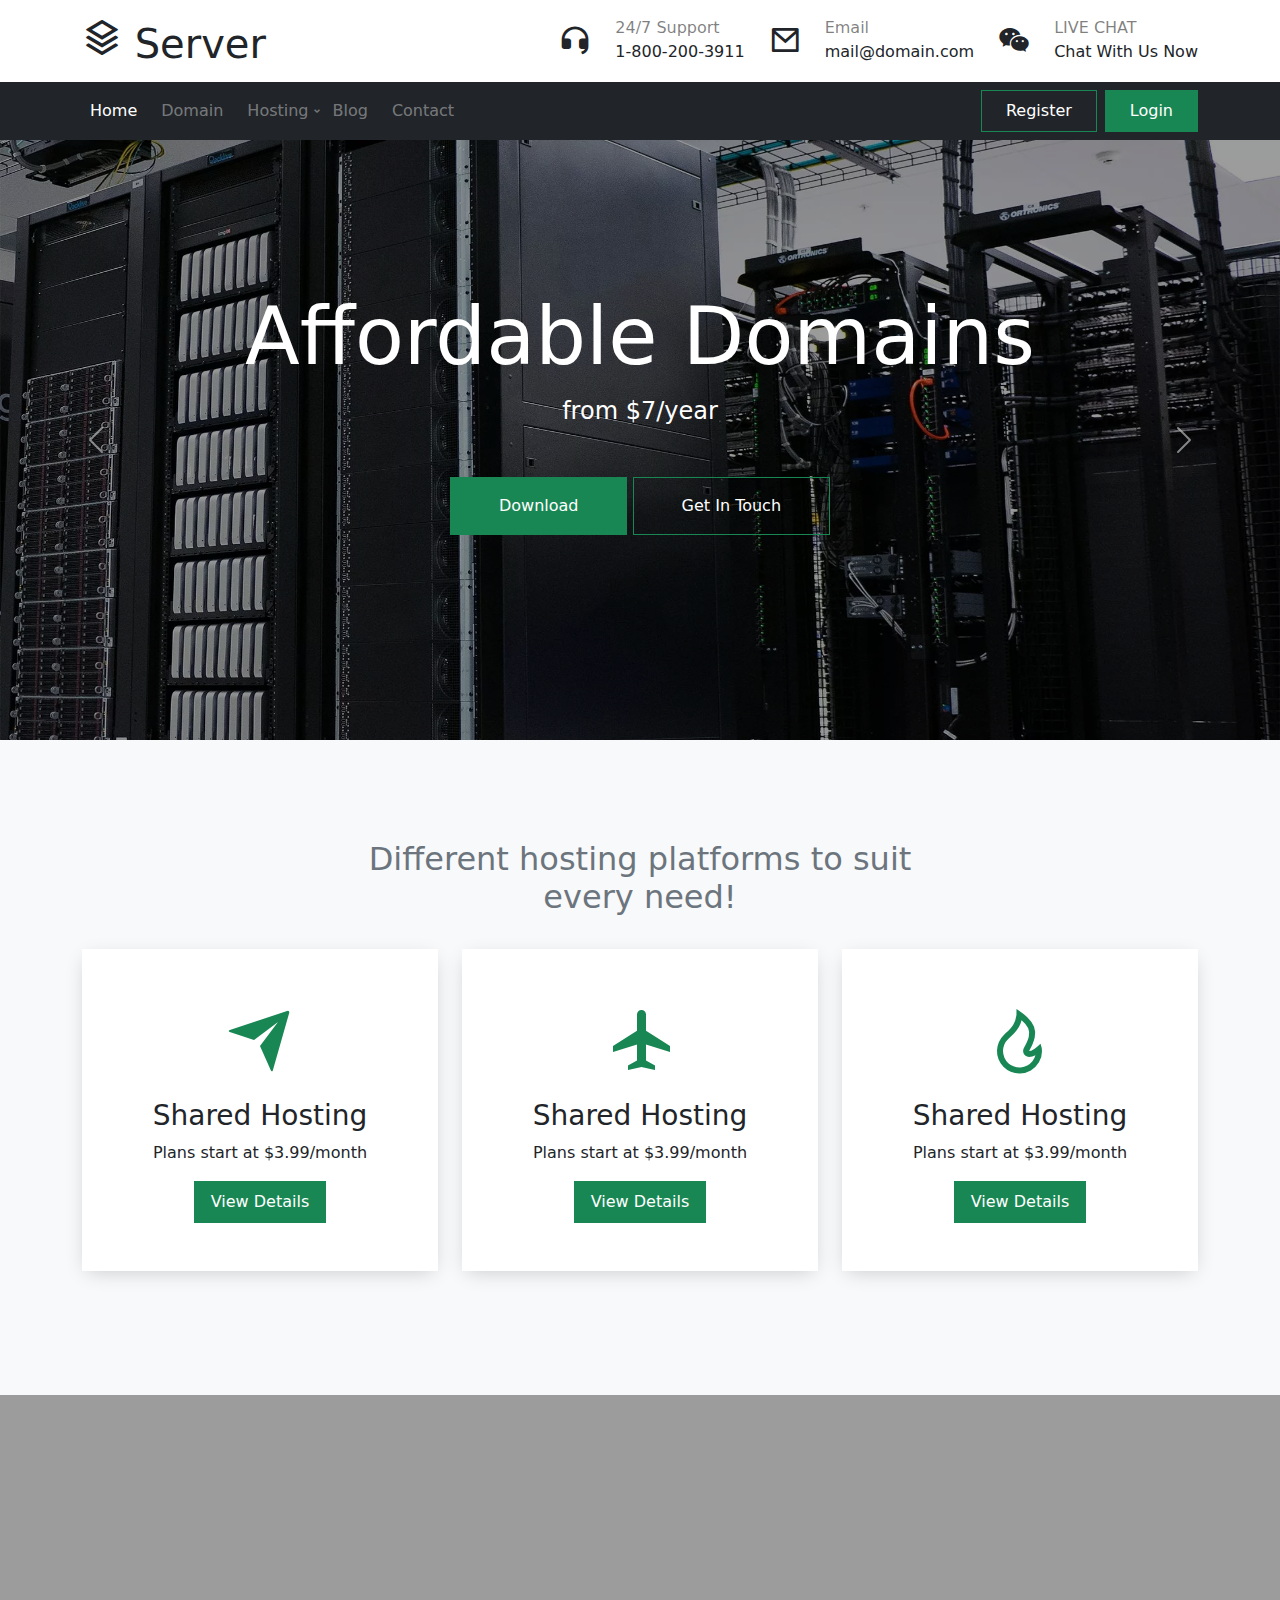
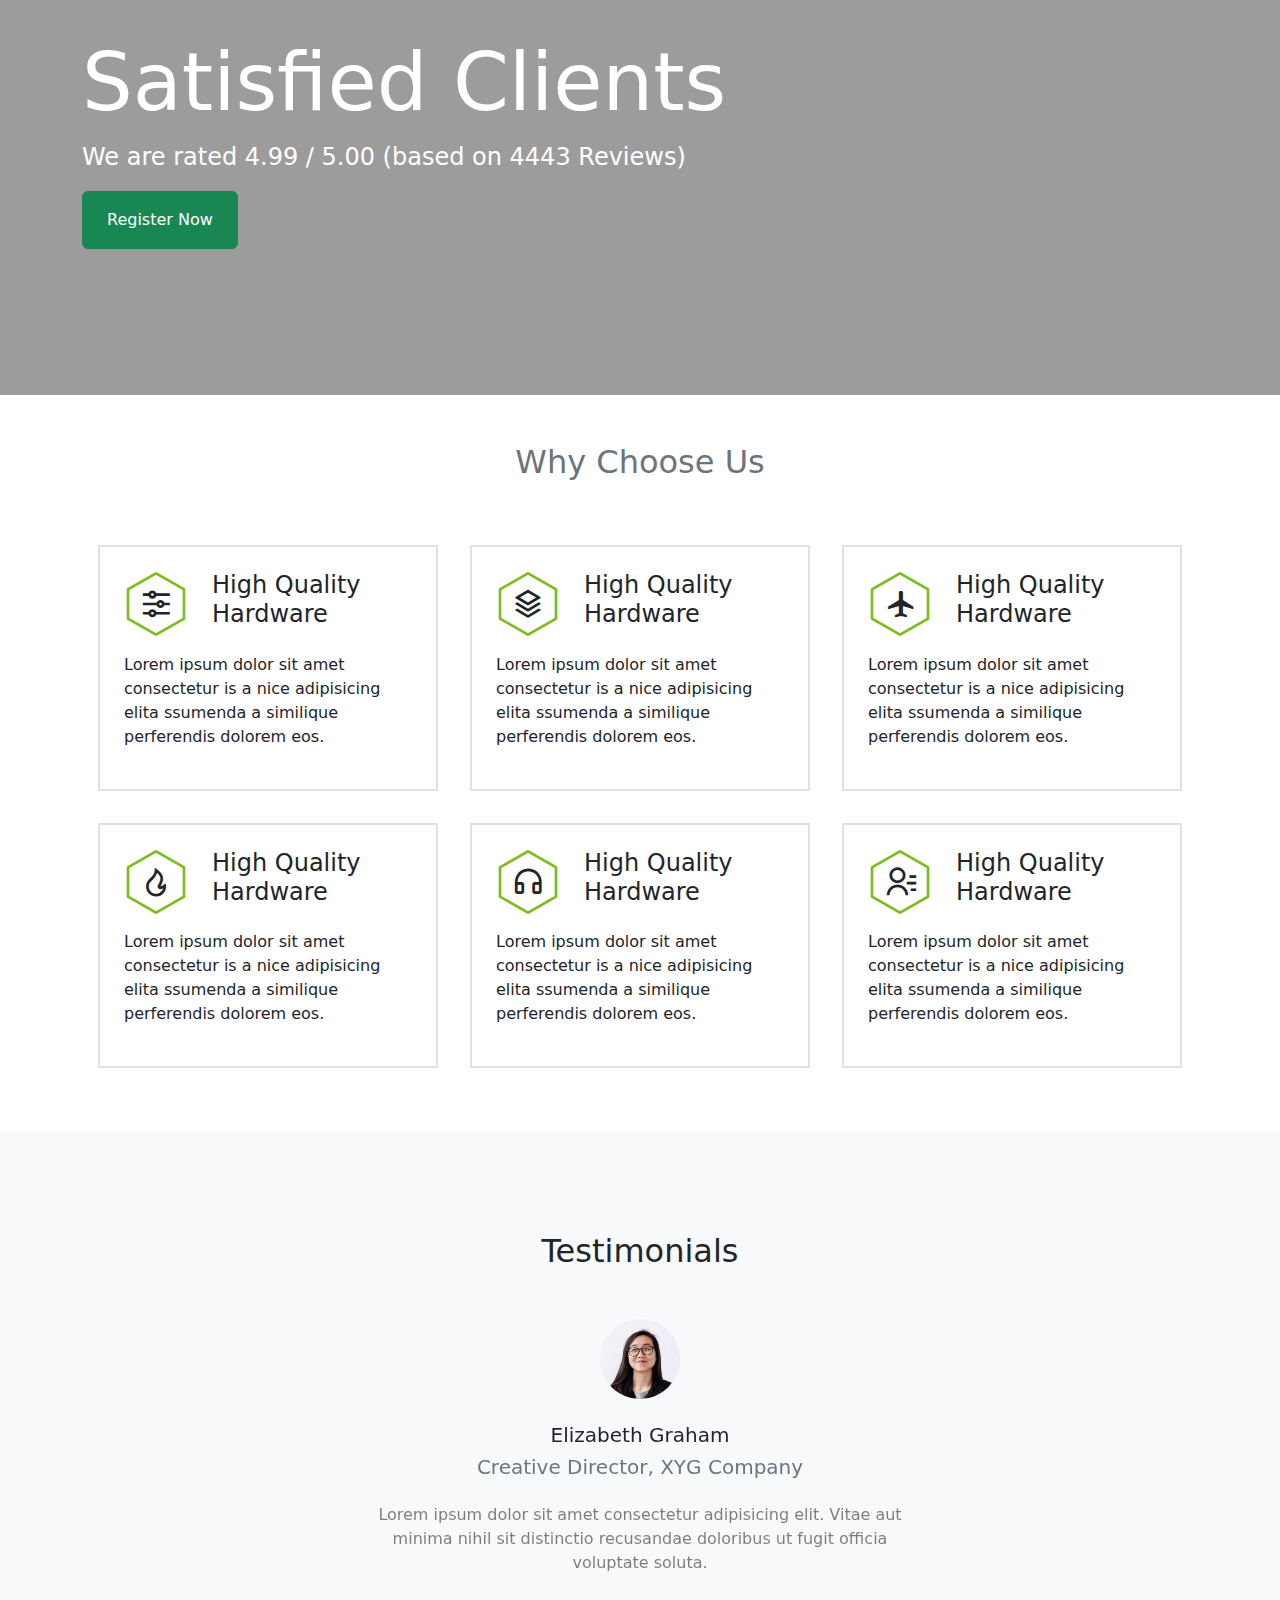
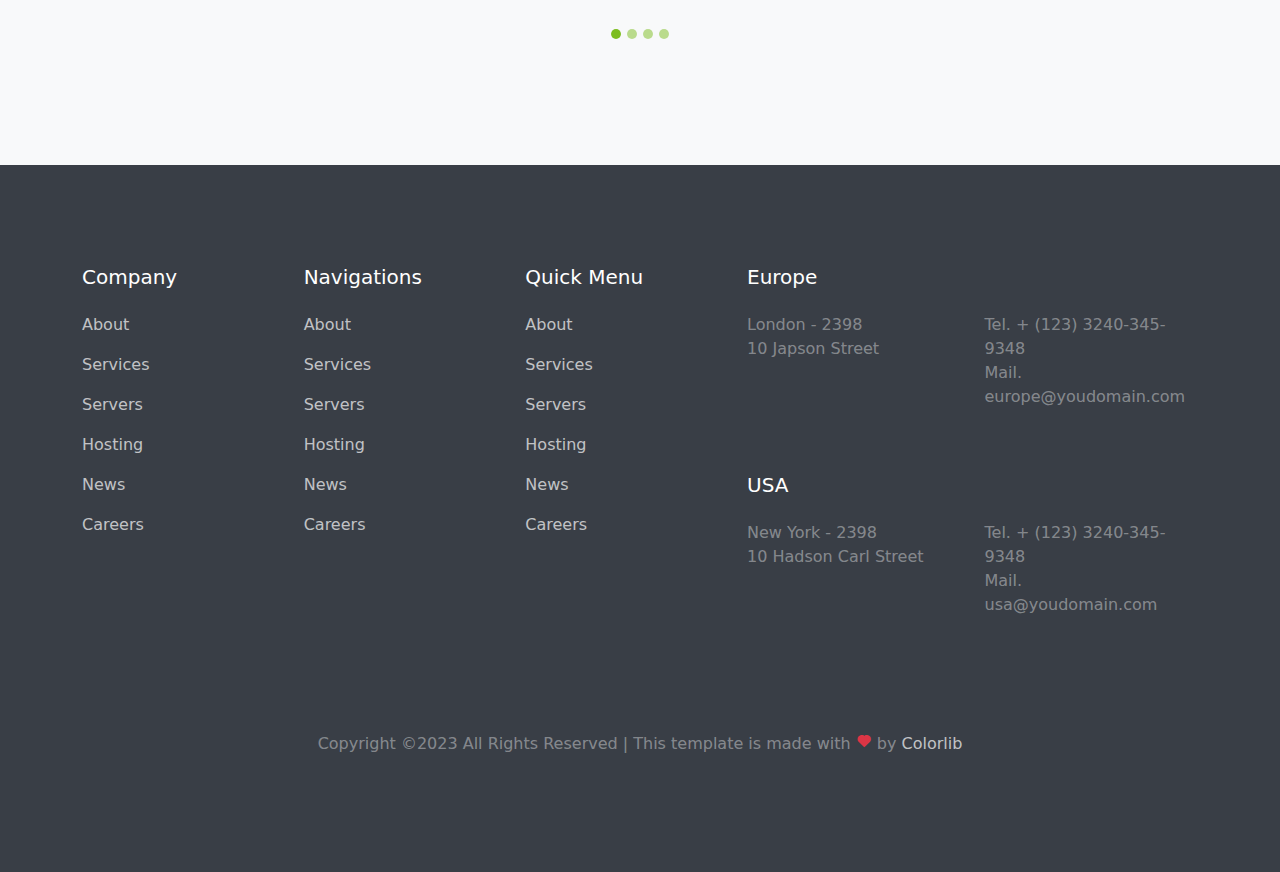
<file: BT-project-2/index.html>
<!DOCTYPE html>
<html>

<head>
    <meta charset="UTF-8">
    <meta name="viewport" content="width=device-width, initial-scale=1.0">
    <title>BT-Projet</title>
    <link rel="stylesheet" href="css/bootstrap.min.css" type="text/css">
    <link rel="stylesheet" href="fonts/remixicon.css" type="text/css">
    <link rel="stylesheet" href="fonts/stylesheet.css" type="text/css">
    <link rel="stylesheet" href="css/style.css" type="text/css">
</head>

<body>
    <!-- Topbar Start -->
    <div class="topbar py-2">
        <div class="container">
            <div class="row">
                <div class="col-6 col-md-6 col-lg-4">
                    <a href="javascript:void(0)" class="nav-link fs-1">
                        <span><i class="ri-stack-line"></i></span>
                        <span>Server</span>
                    </a>
                </div>
                <div class="col-6 col-md-6 col-lg-8">
                    <ul class="navbar-nav flex-row justify-content-end">
                        <li><a href="javascript:void(0)" class="nav-link">
                                <div class="d-flex align-items-center">
                                    <div><i class="ri-customer-service-fill fs-2 mx-4"></i></div>
                                    <div class="d-lg-block collapse navbar-collapse">
                                        <span class="d-block text-black-50">24/7 Support</span>
                                        <span>1-800-200-3911</span>
                                    </div>
                                </div>
                            </a></li>
                        <li><a href="javascript:void(0)" class="nav-link">
                                <div class="d-flex align-items-center">
                                    <div><i class="ri-mail-line fs-2 mx-4"></i></div>
                                    <div class="d-lg-block collapse navbar-collapse">
                                        <span class="d-block text-black-50">Email</span>
                                        <span>mail@domain.com</span>
                                    </div>
                                </div>
                            </a></li>
                        <li><a href="javascript:void(0)" class="nav-link">
                                <div class="d-flex align-items-center">
                                    <div><i class="ri-wechat-fill fs-2 mx-4"></i></div>
                                    <div class="d-lg-block collapse navbar-collapse">
                                        <span class="d-block text-black-50">LIVE CHAT</span>
                                        <span>Chat With Us Now</span>
                                    </div>
                                </div>
                            </a></li>
                    </ul>
                </div>
            </div>
        </div>
    </div>
    <!-- Topbar End -->
    <!-- Header Start -->
    <header class="navbar navbar-expand-lg bg-dark">
        <div class="container">
            <button type="button" class="navbar-toggler text-white" data-bs-toggle="collapse"
                data-bs-target="#navbar"><span><i class="ri-menu-fill"></i></span></button>
            <div class="navbar-nav order-lg-1 flex-row">
                <a href="javascript:void(0)"
                    class="nav-link ms-2 px-4 text-white btn btn-outline-success rounded-0">Register</a>
                <a href="javascript:void(0)" class="nav-link ms-2 px-4 text-white btn btn-success rounded-0">Login</a>
            </div>
            <nav class="collapse navbar-collapse" id="navbar">
                <ul class="navbar-nav head">
                    <li><a href="javascript:void(0)" class="nav-link me-2 text-white">Home</a></li>
                    <li><a href="javascript:void(0)" class="nav-link me-2">Domain</a></li>
                    <li class="drop-menu"><a href="javascript:void(0)" class="nav-link me-2">Hosting <i class="ri-arrow-drop-down-line position-absolute"></i></a>
                        <ul class="drop list-unstyled">
                            <li><a href="#" class="nav-link">Shared Hosting</a></li>
                            <li><a href="#" class="nav-link">Dedicated Hosting</a></li>
                            <li><a href="#" class="nav-link">Premium Hosting</a></li>
                            <li><a href="#" class="nav-link">Cloud Hosting</a></li>
                            <li class="sub">
                                <a href="#" class="nav-link">Sub Menu <i class="ri-arrow-drop-down-line position-absolute"></i></a>
                                <ul class="list-unstyled sub-menu">
                                    <li><a href="#" class="nav-link">Menu One</a></li>
                                    <li><a href="#" class="nav-link">Menu Two</a></li>
                                    <li><a href="#" class="nav-link">Menu Three</a></li>
                                </ul>
                            </li>
                        </ul>
                    </li>
                    <li><a href="javascript:void(0)" class="nav-link me-2">Blog</a></li>
                    <li><a href="javascript:void(0)" class="nav-link me-2">Contact</a></li>
                </ul>
            </nav>
        </div>
    </header>
    <!-- Header End -->
    <main>
        <!-- Banner Start -->
        <section class="banner">
            <div class="carousel carousel-fade slide" data-bs-ride="carousel" id="bn">
                <div class="carousel-inner">
                    <div class="carousel-item active banner">
                        <img src="images/banner1.webp" alt="banner" title="banner" width="100%" height="600px">
                        <div class="carousel-caption banner-item d-flex flex-column justify-content-center align-items-center"
                            style="height: 600px;">
                            <h2 class="display-1">Affordable Domains</h2>
                            <p class="fs-4 mb-5">from $7/year</p>
                            <p>
                                <a href="javascript:void(0)" class="btn btn-success rounded-0 py-3 px-5">Download</a>
                                <a href="javascript:void(0)"
                                    class="btn btn-outline-success text-white rounded-0 py-3 px-5">Get In Touch</a>
                            </p>
                        </div>
                    </div>
                    <div class="carousel-item banner">
                        <img src="images/banner2.webp" alt="banner" title="banner" width="100%" height="600px">
                        <div class="carousel-caption banner-item d-flex flex-column justify-content-center align-items-center"
                            style="height: 600px;">
                            <h2 class="display-1 mb-5">24/7 Customer Support</h2>
                            <p>
                                <a href="javascript:void(0)" class="btn btn-success rounded-0 py-3 px-5">Download</a>
                                <a href="javascript:void(0)"
                                    class="btn btn-outline-success text-white rounded-0 py-3 px-5">Get In Touch</a>
                            </p>
                        </div>
                    </div>
                </div>
            </div>
            <button type="button" class="carousel-control-prev" data-bs-target="#bn" data-bs-slide="prev">
                <span class="carousel-control-prev-icon" aria-hidden="true"></span>
            </button>
            <button type="button" class="carousel-control-next" data-bs-target="#bn" data-bs-slide="next">
                <span class="carousel-control-next-icon" aria-hidden="true"></span>
            </button>
        </section>
        <!-- Banner End -->
        <!-- services Start -->
        <section class="py bg-light">
            <div class="container">
                <div class="services-title text-center">
                    <h2 class="text-secondary">Different hosting platforms to suit <br /> every need!</h2>
                </div>
                <div class="row">
                    <div class="col-lg-4 col-md-6 py-4">
                        <div class="services-item text-center bg-white py-5">
                            <i class="ri-send-plane-fill text-success display-2"></i>
                            <h3 class="mt-3">Shared Hosting</h3>
                            <p>Plans start at $3.99/month</p>
                            <a href="javascript:void(0)" class="btn btn-success rounded-0 px-3 py-2">View Details</a>
                        </div>
                    </div>
                    <div class="col-lg-4 col-md-6 py-4">
                        <div class="services-item text-center bg-white py-5">
                            <i class="ri-plane-line text-success display-2"></i>
                            <h3 class="mt-3">Shared Hosting</h3>
                            <p>Plans start at $3.99/month</p>
                            <a href="javascript:void(0)" class="btn btn-success rounded-0 px-3 py-2">View Details</a>
                        </div>
                    </div>
                    <div class="col-lg-4 col-md-6 py-4">
                        <div class="services-item text-center bg-white py-5">
                            <i class="ri-fire-line text-success display-2"></i>
                            <h3 class="mt-3">Shared Hosting</h3>
                            <p>Plans start at $3.99/month</p>
                            <a href="javascript:void(0)" class="btn btn-success rounded-0 px-3 py-2">View Details</a>
                        </div>
                    </div>
                </div>
            </div>
        </section>
        <!-- services End -->
        <!-- Clients Start -->
        <section>
            <div class="clients">
                <div class="container">
                    <div class="clients-item">
                        <h2 class="display-1 text-white">Satisfied Clients</h2>
                        <p class="text-white fs-4">We are rated 4.99 / 5.00 (based on 4443 Reviews)</p>
                        <a href="javascript:void(0)" class=" btn btn-success d-bloak py-3 px-4">Register Now</a>
                    </div>
                </div>
            </div>
        </section>
        <!-- Clients End -->
        <!-- Why us Start -->
        <section class="py-5">
            <div class="container">
                <div class="why-title text-center text-secondary mb-5">
                    <h2>Why Choose Us</h2>
                </div>
                <div class="d-flex flex-wrap">
                    <div class="col-lg-4 col-md-6">
                        <div class="why-us border border-2 p-4 m-3">
                            <div class="why-head d-flex align-items-center">
                                <div class="why-icon position-relative">
                                    <img src="images/hexagon-2.png" alt="why-us" title="why-us"
                                        class="position-absolute top-50 start-50 translate-middle why-hover">
                                    <img src="images/hexagon.png" alt="why-us" title="wh-us">
                                    <i
                                        class="ri-equalizer-line fs-2 position-absolute top-50 start-50 translate-middle"></i>
                                </div>
                                <h4 class="ms-4">High Quality<br /> Hardware</h4>
                            </div>
                            <div class="why-item mt-3">
                                <p>Lorem ipsum dolor sit amet consectetur is a nice adipisicing elita ssumenda a
                                    similique perferendis dolorem eos.</p>
                            </div>
                        </div>
                    </div>
                    <div class="col-lg-4 col-md-6">
                        <div class="why-us border border-2 p-4 m-3">
                            <div class="why-head d-flex align-items-center">
                                <div class="why-icon position-relative">
                                    <img src="images/hexagon-2.png" alt="why-us" title="why-us"
                                        class="position-absolute top-50 start-50 translate-middle why-hover">
                                    <img src="images/hexagon.png" alt="why-us" title="wh-us">
                                    <i
                                        class="ri-stack-line fs-2 position-absolute top-50 start-50 translate-middle"></i>
                                </div>
                                <h4 class="ms-4">High Quality<br /> Hardware</h4>
                            </div>
                            <div class="why-item mt-3">
                                <p>Lorem ipsum dolor sit amet consectetur is a nice adipisicing elita ssumenda a
                                    similique perferendis dolorem eos.</p>
                            </div>
                        </div>
                    </div>
                    <div class="col-lg-4 col-md-6">
                        <div class="why-us border border-2 p-4 m-3">
                            <div class="why-head d-flex align-items-center">
                                <div class="why-icon position-relative">
                                    <img src="images/hexagon-2.png" alt="why-us" title="why-us"
                                        class="position-absolute top-50 start-50 translate-middle why-hover">
                                    <img src="images/hexagon.png" alt="why-us" title="wh-us">
                                    <i
                                        class="ri-plane-fill fs-2 position-absolute top-50 start-50 translate-middle"></i>
                                </div>
                                <h4 class="ms-4">High Quality<br /> Hardware</h4>
                            </div>
                            <div class="why-item mt-3">
                                <p>Lorem ipsum dolor sit amet consectetur is a nice adipisicing elita ssumenda a
                                    similique perferendis dolorem eos.</p>
                            </div>
                        </div>
                    </div>
                    <div class="col-lg-4 col-md-6">
                        <div class="why-us border border-2 p-4 m-3">
                            <div class="why-head d-flex align-items-center">
                                <div class="why-icon position-relative">
                                    <img src="images/hexagon-2.png" alt="why-us" title="why-us"
                                        class="position-absolute top-50 start-50 translate-middle why-hover">
                                    <img src="images/hexagon.png" alt="why-us" title="wh-us">
                                    <i class="ri-fire-line fs-2 position-absolute top-50 start-50 translate-middle"></i>
                                </div>
                                <h4 class="ms-4">High Quality<br /> Hardware</h4>
                            </div>
                            <div class="why-item mt-3">
                                <p>Lorem ipsum dolor sit amet consectetur is a nice adipisicing elita ssumenda a
                                    similique perferendis dolorem eos.</p>
                            </div>
                        </div>
                    </div>
                    <div class="col-lg-4 col-md-6">
                        <div class="why-us border border-2 p-4 m-3">
                            <div class="why-head d-flex align-items-center">
                                <div class="why-icon position-relative">
                                    <img src="images/hexagon-2.png" alt="why-us" title="why-us"
                                        class="position-absolute top-50 start-50 translate-middle why-hover">
                                    <img src="images/hexagon.png" alt="why-us" title="wh-us">
                                    <i
                                        class="ri-headphone-line fs-2 position-absolute top-50 start-50 translate-middle"></i>
                                </div>
                                <h4 class="ms-4">High Quality<br /> Hardware</h4>
                            </div>
                            <div class="why-item mt-3">
                                <p>Lorem ipsum dolor sit amet consectetur is a nice adipisicing elita ssumenda a
                                    similique perferendis dolorem eos.</p>
                            </div>
                        </div>
                    </div>
                    <div class="col-lg-4 col-md-6">
                        <div class="why-us border border-2 p-4 m-3">
                            <div class="why-head d-flex align-items-center">
                                <div class="why-icon position-relative">
                                    <img src="images/hexagon-2.png" alt="why-us" title="why-us"
                                        class="position-absolute top-50 start-50 translate-middle why-hover">
                                    <img src="images/hexagon.png" alt="why-us" title="wh-us">
                                    <i
                                        class="ri-contacts-line fs-2 position-absolute top-50 start-50 translate-middle"></i>
                                </div>
                                <h4 class="ms-4">High Quality<br /> Hardware</h4>
                            </div>
                            <div class="why-item mt-3">
                                <p>Lorem ipsum dolor sit amet consectetur is a nice adipisicing elita ssumenda a
                                    similique perferendis dolorem eos.</p>
                            </div>
                        </div>
                    </div>
                </div>
            </div>
        </section>
        <!-- Why us End -->
        <!-- Testimonials Start-->
        <section class="bg-light py">
            <div class="container">
                <div class="test mx-auto col-md-6">
                    <div class="test-title text-center">
                        <h2 class="mb-5">Testimonials</h2>
                    </div>
                    <div class="carousel slide" data-bs-ride="carousel" id="test">
                        <div class="carousel-indicators">
                            <button type="button" data-bs-target="#test" data-bs-slide-to="0" class="active"></button>
                            <button type="button" data-bs-target="#test" data-bs-slide-to="1"></button>
                            <button type="button" data-bs-target="#test" data-bs-slide-to="2"></button>
                            <button type="button" data-bs-target="#test" data-bs-slide-to="3"></button>
                        </div>
                        <div class="carousel-inner">
                            <div class="carousel-item active text-center">
                                <img src="images/person_1.jpg.webp" alt="test" title="test" width="80px"
                                    class="rounded-circle">
                                <h3 class="fs-5 mt-4">Elizabeth Graham</h3>
                                <h5 class="text-secondary ">Creative Director, XYG Company</h5>
                                <p class="mt-4 text-black-50 test-p">Lorem ipsum dolor sit amet consectetur adipisicing
                                    elit. Vitae aut minima nihil sit distinctio recusandae doloribus ut fugit officia
                                    voluptate soluta. </p>
                            </div>
                            <div class="carousel-item text-center">
                                <img src="images/person_2.jpg.webp" alt="test" title="test" width="80px"
                                    class="rounded-circle">
                                <h3 class="fs-5 mt-4">Elizabeth Graham</h3>
                                <h5 class="text-secondary ">Creative Director, XYG Company</h5>
                                <p class="mt-4 text-black-50 test-p">Lorem ipsum dolor sit amet consectetur adipisicing
                                    elit. Vitae aut minima nihil sit distinctio recusandae doloribus ut fugit officia
                                    voluptate soluta. </p>
                            </div>
                            <div class="carousel-item text-center">
                                <img src="images/person_1.jpg.webp" alt="test" title="test" width="80px"
                                    class="rounded-circle">
                                <h3 class="fs-5 mt-4">Elizabeth Graham</h3>
                                <h5 class="text-secondary ">Creative Director, XYG Company</h5>
                                <p class="mt-4 text-black-50 test-p">Lorem ipsum dolor sit amet consectetur adipisicing
                                    elit. Vitae aut minima nihil sit distinctio recusandae doloribus ut fugit officia
                                    voluptate soluta. </p>
                            </div>
                            <div class="carousel-item text-center">
                                <img src="images/person_2.jpg.webp" alt="test" title="test" width="80px"
                                    class="rounded-circle">
                                <h3 class="fs-5 mt-4">Elizabeth Graham</h3>
                                <h5 class="text-secondary ">Creative Director, XYG Company</h5>
                                <p class="mt-4 text-black-50 test-p">Lorem ipsum dolor sit amet consectetur adipisicing
                                    elit. Vitae aut minima nihil sit distinctio recusandae doloribus ut fugit officia
                                    voluptate soluta. </p>
                            </div>
                        </div>
                    </div>
                </div>
            </div>
        </section>
        <!-- Testimonials End-->
    </main>
    <footer class="py">
        <div class="container">
            <div class="row">
                <div class="col-lg-7 mb-5">
                    <div class="row">
                        <div class="col-6 col-md-4 col-lg-4">
                            <div class="footer-1 mb-5">
                                <h3 class="text-white fs-5 mb-4">Company</h3>
                                <ul class="list-unstyled">
                                    <li class="mb-3"><a href="javascript:void(0)" class="nav-link">About</a></li>
                                    <li class="mb-3"><a href="javascript:void(0)" class="nav-link">Services</a></li>
                                    <li class="mb-3"><a href="javascript:void(0)" class="nav-link">Servers</a></li>
                                    <li class="mb-3"><a href="javascript:void(0)" class="nav-link">Hosting</a></li>
                                    <li class="mb-3"><a href="javascript:void(0)" class="nav-link">News</a></li>
                                    <li class="mb-3"><a href="javascript:void(0)" class="nav-link">Careers</a></li>
                                </ul>
                            </div>
                        </div>
                        <div class="col-6 col-md-4 col-lg-4">
                            <div class="footer-1 mb-5">
                                <h3 class="text-white fs-5 mb-4">Navigations</h3>
                                <ul class="list-unstyled">
                                    <li class="mb-3"><a href="javascript:void(0)" class="nav-link">About</a></li>
                                    <li class="mb-3"><a href="javascript:void(0)" class="nav-link">Services</a></li>
                                    <li class="mb-3"><a href="javascript:void(0)" class="nav-link">Servers</a></li>
                                    <li class="mb-3"><a href="javascript:void(0)" class="nav-link">Hosting</a></li>
                                    <li class="mb-3"><a href="javascript:void(0)" class="nav-link">News</a></li>
                                    <li class="mb-3"><a href="javascript:void(0)" class="nav-link">Careers</a></li>
                                </ul>
                            </div>
                        </div>
                        <div class="col-6 col-md-4 col-lg-4">
                            <div class="footer-1 mb-5">
                                <h3 class="text-white fs-5 mb-4">Quick Menu</h3>
                                <ul class="list-unstyled">
                                    <li class="mb-3"><a href="javascript:void(0)" class="nav-link">About</a></li>
                                    <li class="mb-3"><a href="javascript:void(0)" class="nav-link">Services</a></li>
                                    <li class="mb-3"><a href="javascript:void(0)" class="nav-link">Servers</a></li>
                                    <li class="mb-3"><a href="javascript:void(0)" class="nav-link">Hosting</a></li>
                                    <li class="mb-3"><a href="javascript:void(0)" class="nav-link">News</a></li>
                                    <li class="mb-3"><a href="javascript:void(0)" class="nav-link">Careers</a></li>
                                </ul>
                            </div>
                        </div>
                    </div>
                </div>
                <div class="col-lg-5">
                    <div class="row">
                        <div class="col-md-12">
                            <div class="footer-2">
                                <h3 class="text-white fs-5 mb-4">Europe</h3>
                            </div>
                        </div>
                        <div class="col-md-6">
                            <div class="footer-3">
                                <p>London - 2398 <br /> 10 Japson Street</p>
                            </div>
                        </div>
                        <div class="col-md-6">
                            <div class="footer-3">
                                <p>Tel. + (123) 3240-345-9348 <br /> Mail.<br />europe@youdomain.com </p>
                            </div>
                        </div>
                    </div>
                    <div class="row">
                        <div class="col-md-12">
                            <h3 class="text-white fs-5 mb-4 mt-5">USA</h3>
                        </div>
                        <div class="col-md-6">
                            <div class="footer-3">
                                <p>New York - 2398 <br /> 10 Hadson Carl Street</p>
                            </div>
                        </div>
                        <div class="col-md-6">
                            <div class="footer-3">
                                <p>Tel. + (123) 3240-345-9348<br />Mail. usa@youdomain.com</p>
                            </div>
                        </div>
                    </div>
                </div>
            </div>
            <div class="row">
                <div class="col-md-12">
                    <div class="footer-3 text-center mt-5 pt-5">
                        <p>Copyright &copy;2023 All Rights Reserved | This template is made with <i
                                class="ri-heart-fill text-danger"></i> by <a href="javascript:void(0)"
                                class="nav-link footer-a d-inline">Colorlib</a></p>
                    </div>
                </div>
            </div>
        </div>
    </footer>

    <script src="js/bootstrap.bundle.min.js" type="text/javascript"></script>
</body>

</html>
</file>
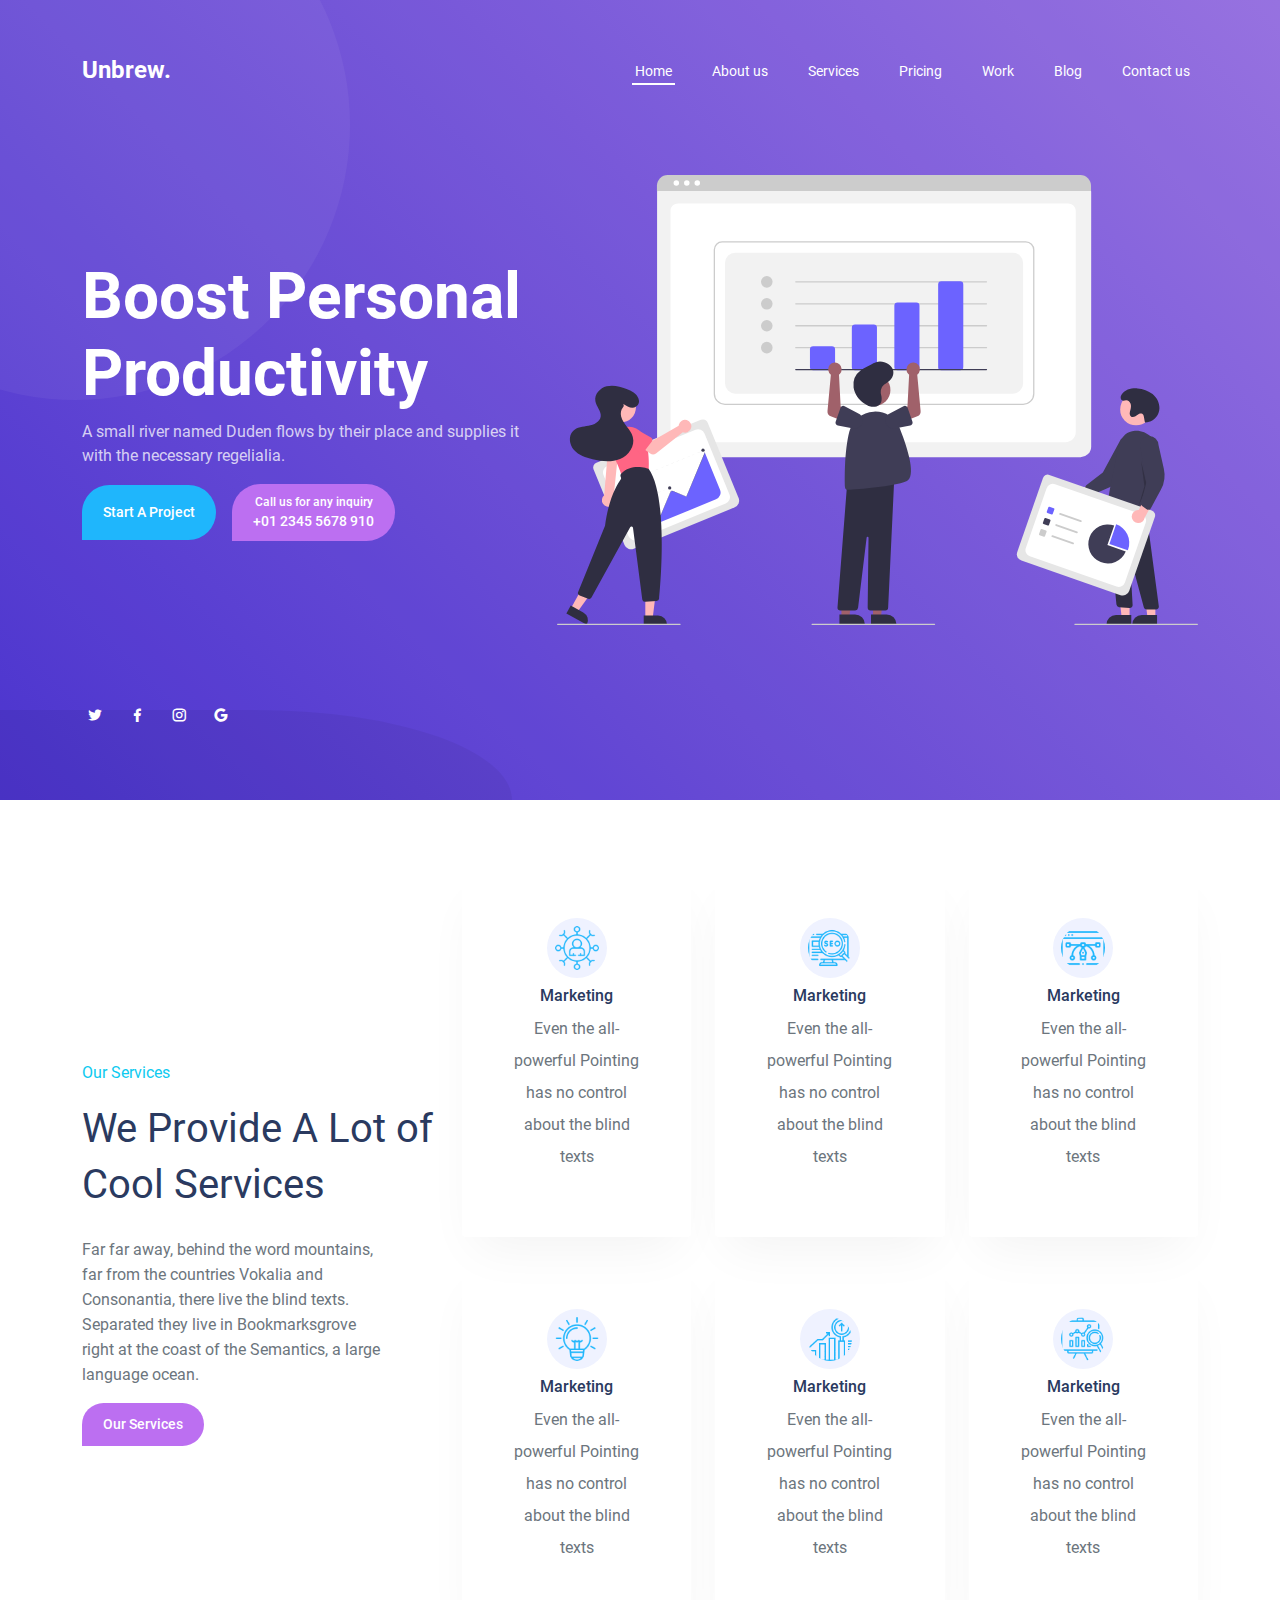
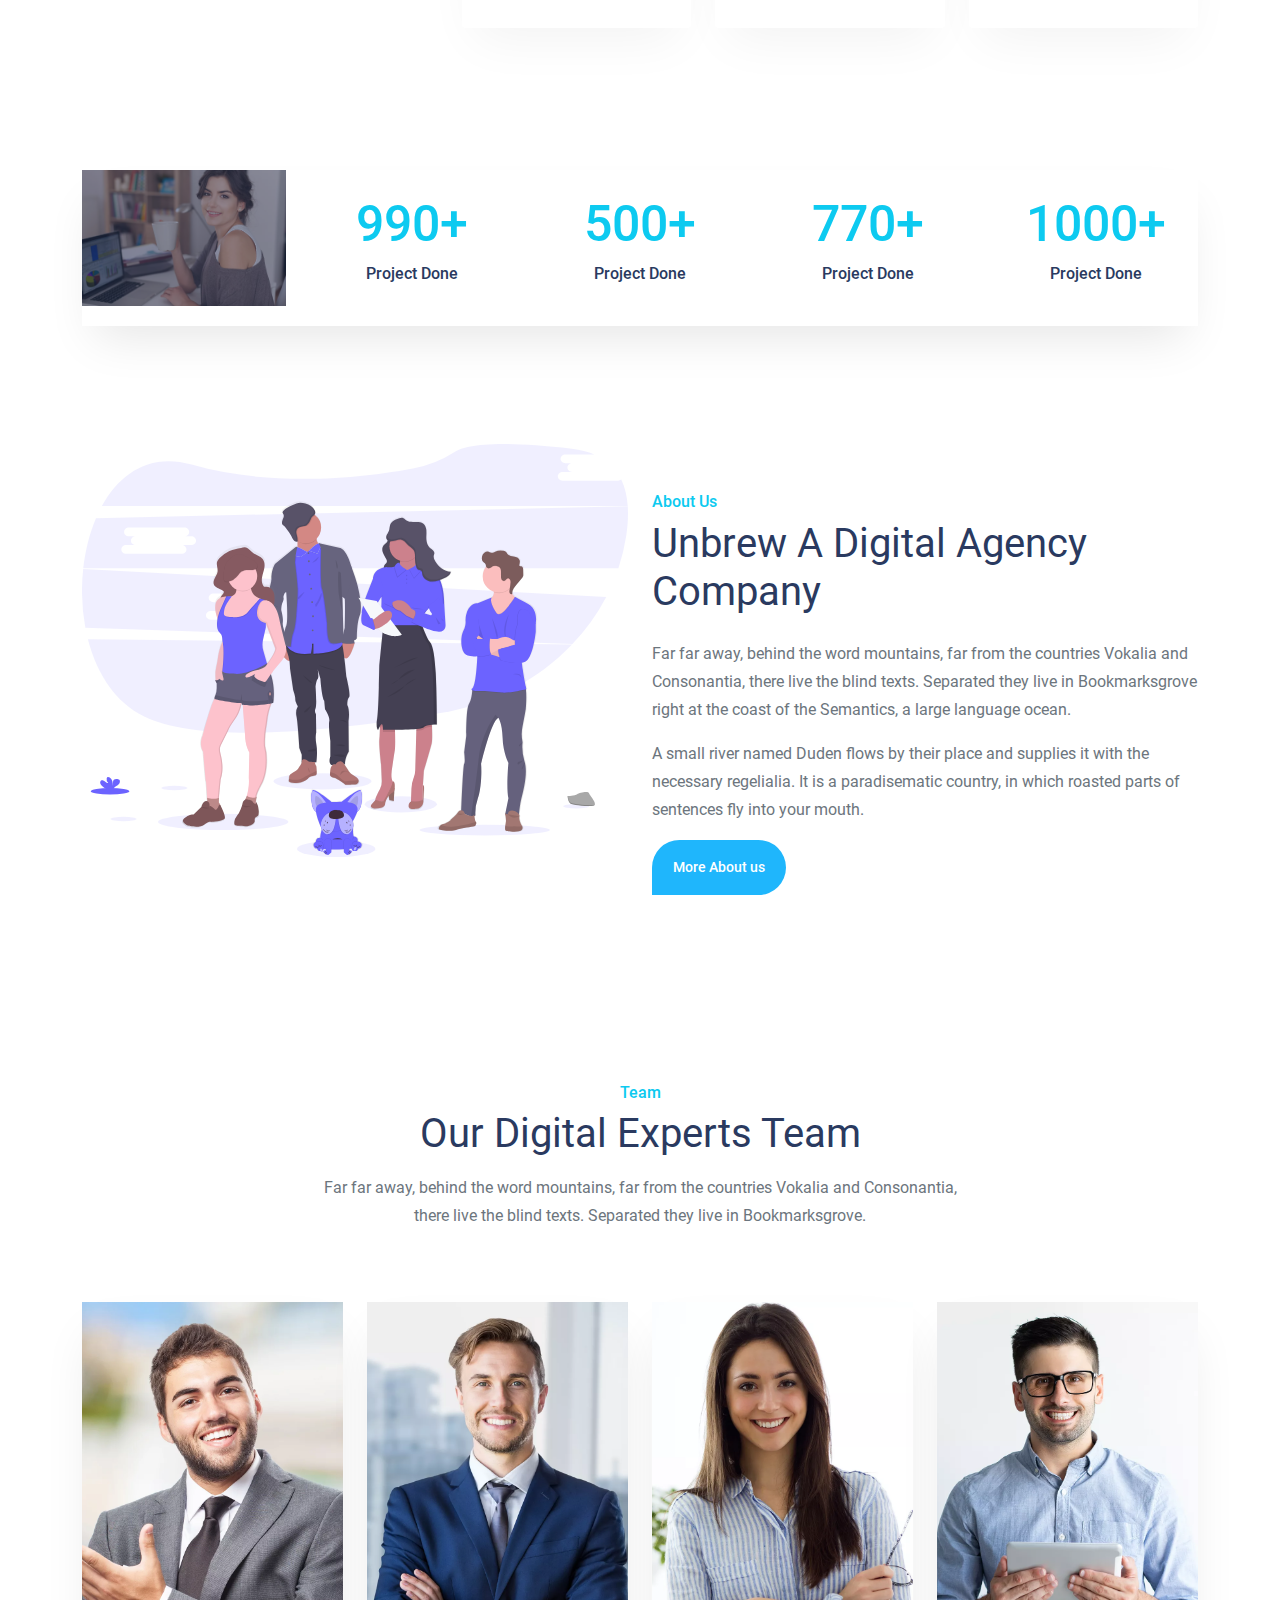
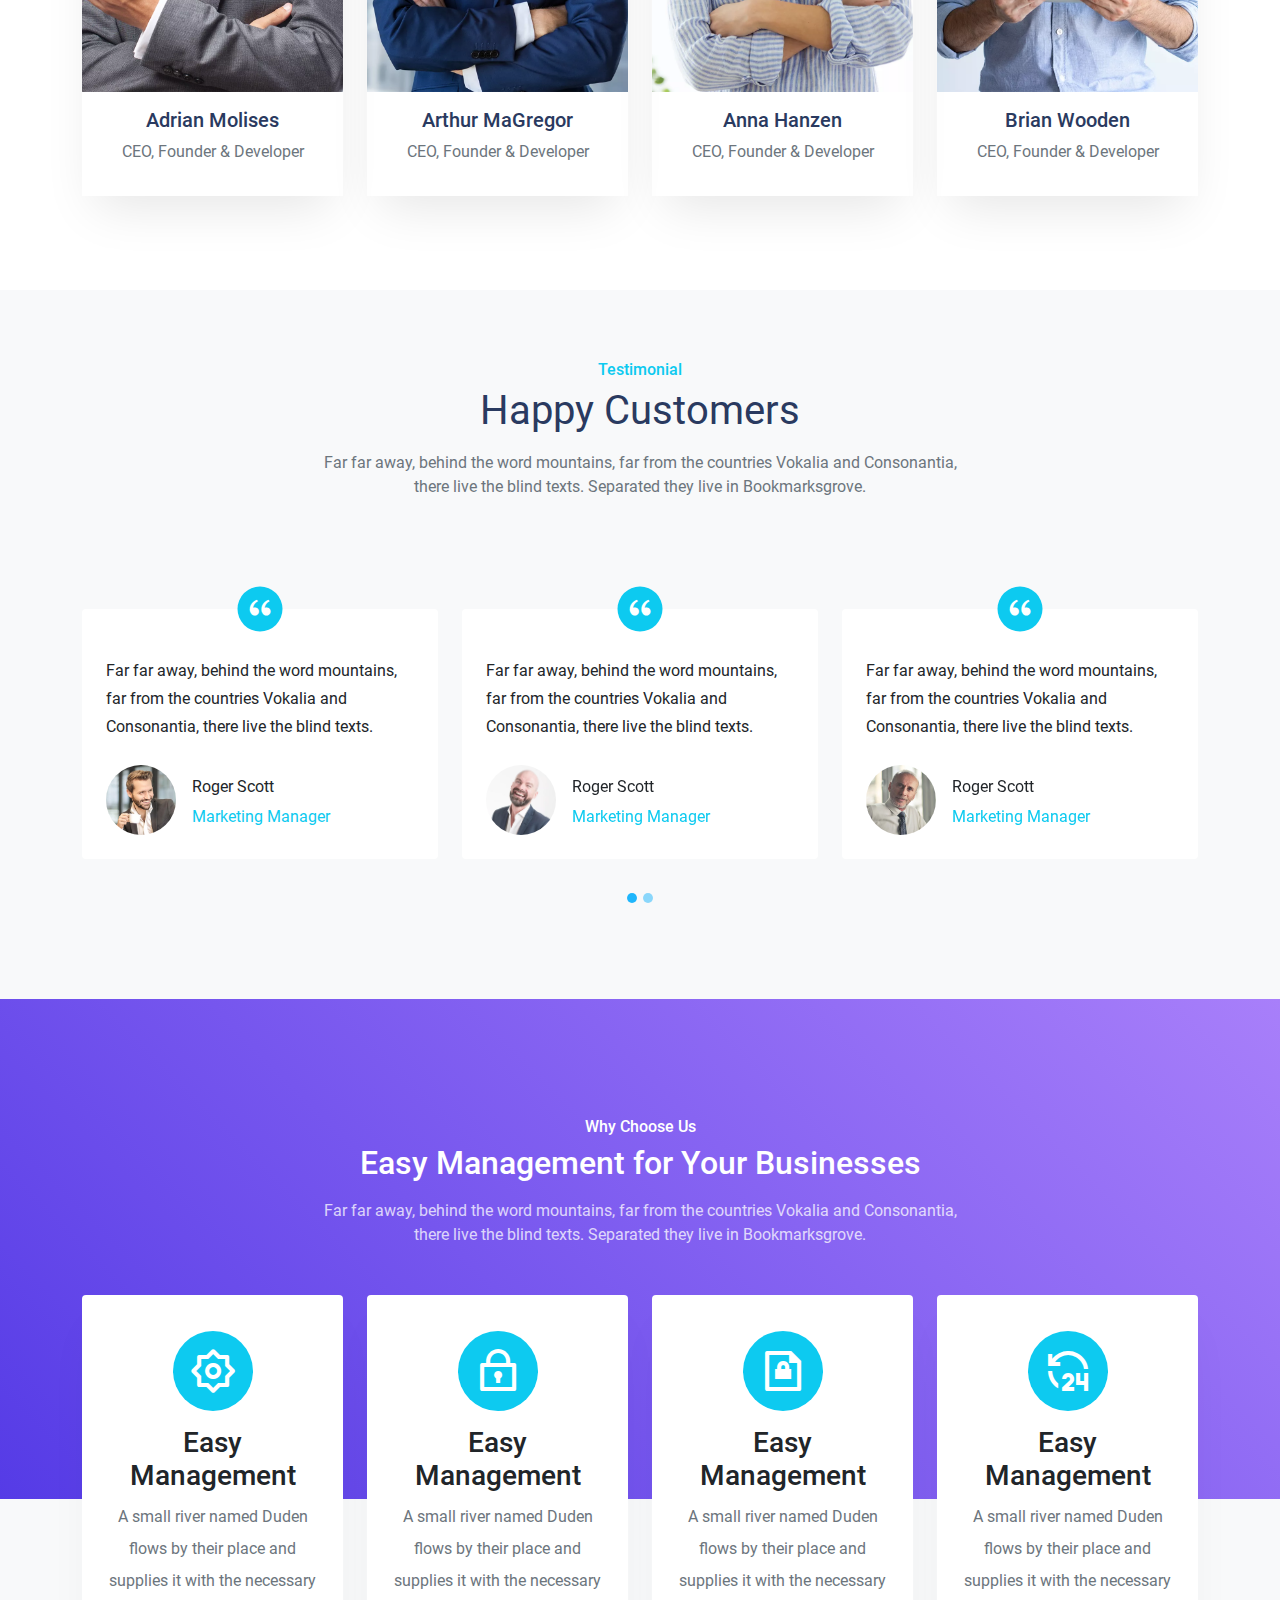
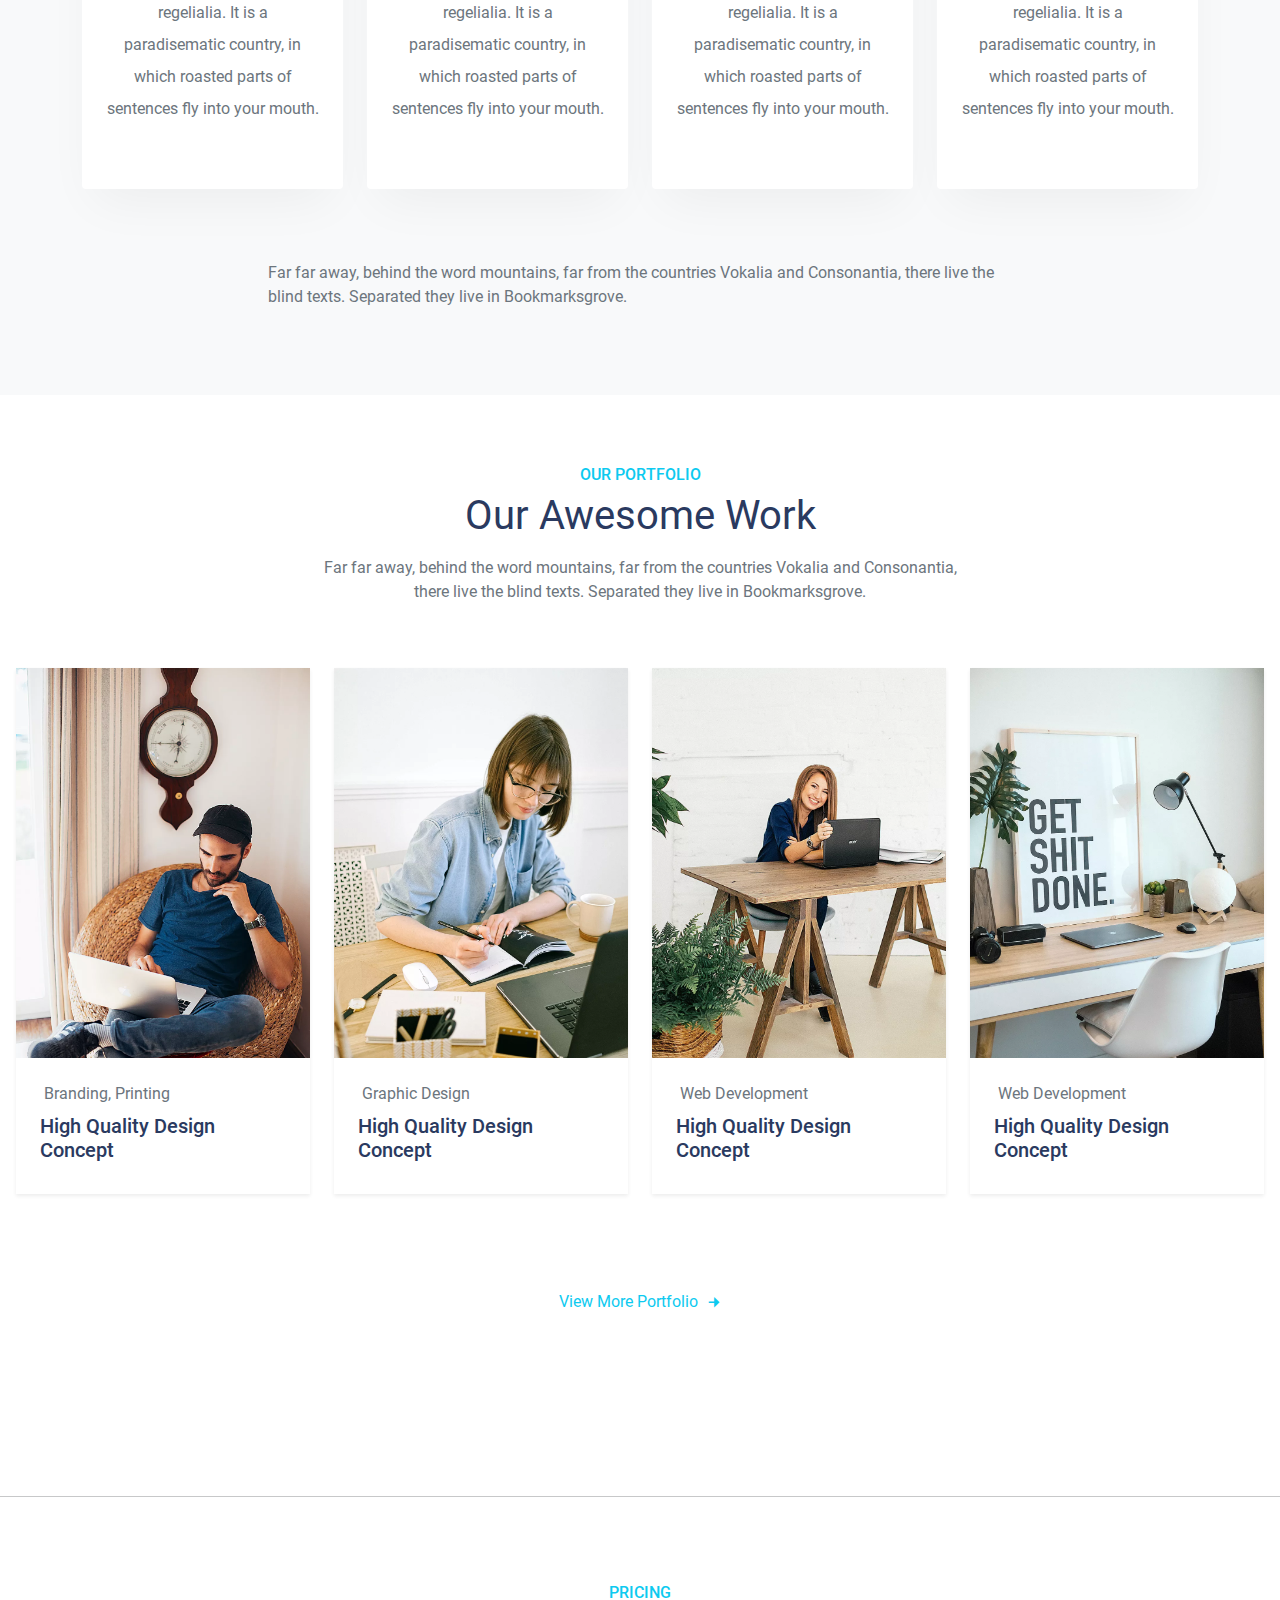
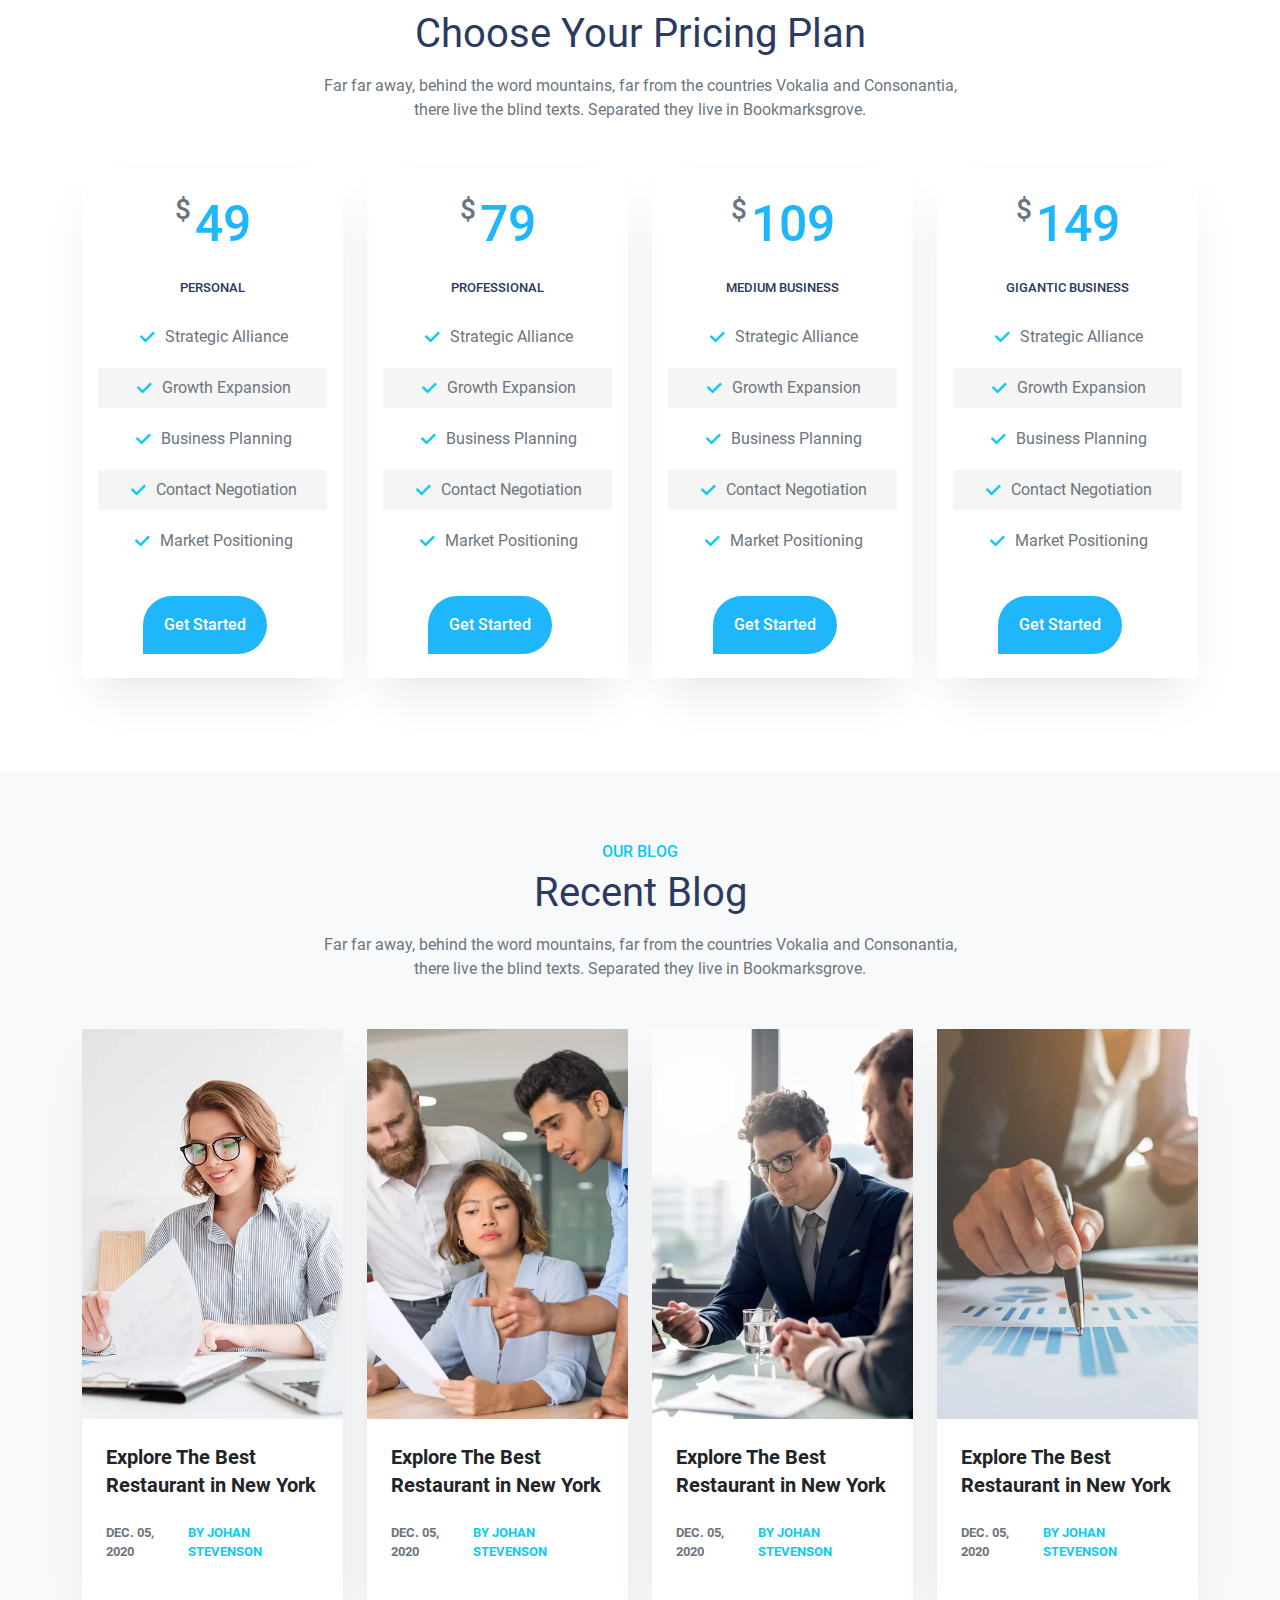
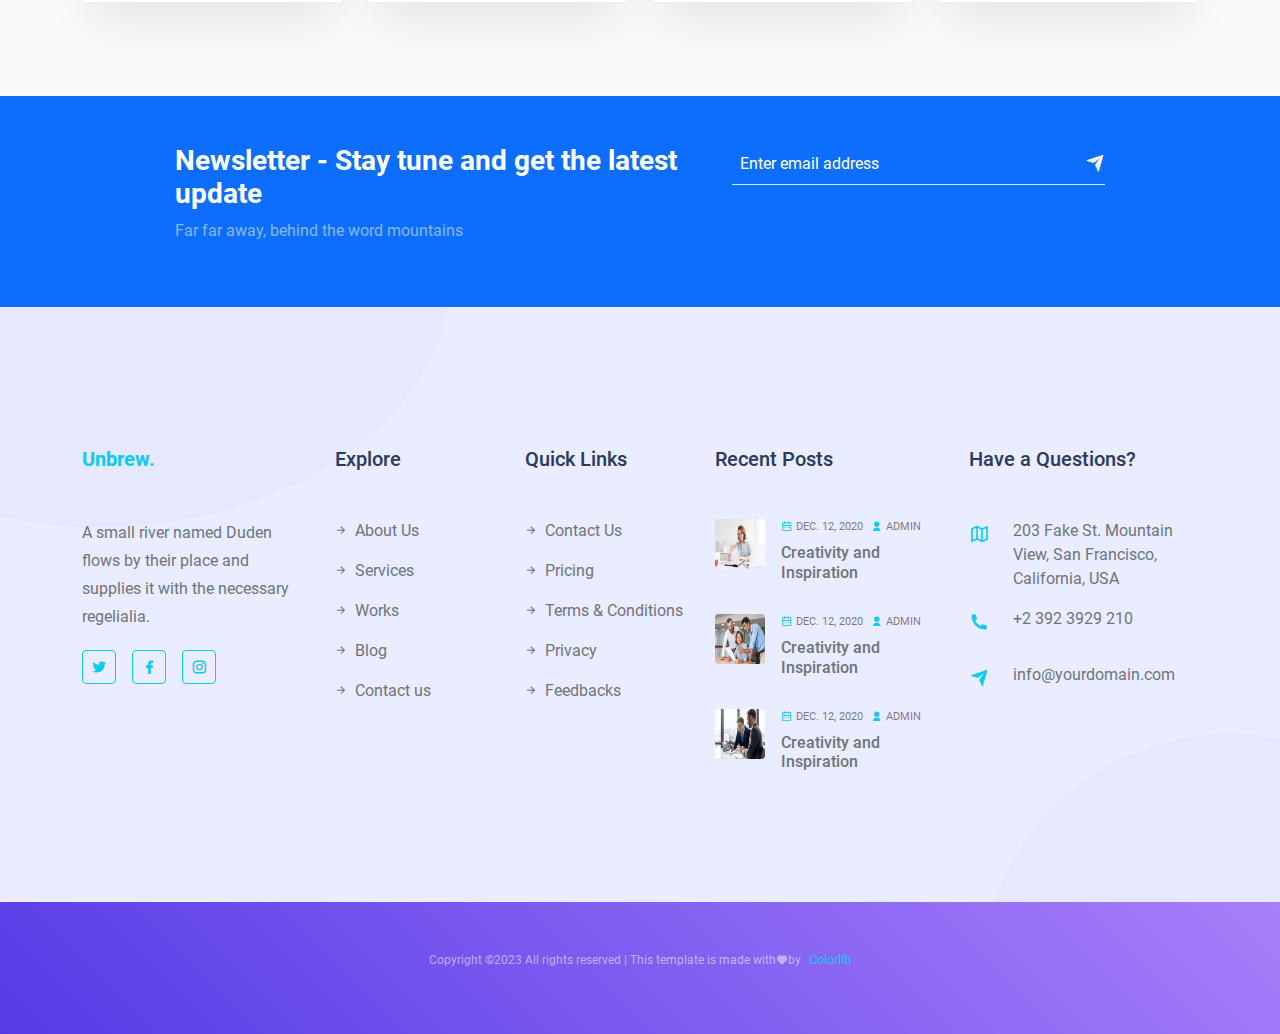
<file: BT_7_Pages_project/index.html>
<!DOCTYPE html>
<html>

<head>
    <meta charset="UTF-8">
    <meta name="viewport" content="width=device-width, initial-scale=1.0">
    <title>Bootstrap</title>
    <link rel="stylesheet" href="css/bootstrap.min.css" type="text/css">
    <link rel="stylesheet" href="fonts/stylesheet.css" type="text/css">
    <link rel="stylesheet" href="fonts/remixicon.css" type="text/css">
    <link rel="stylesheet" href="css/style.css" type="text/css">
</head>

<body>
    <!-- header start -->
    <header class="navbar navbar-expand-lg align-items-center position-absolute top-0 start-0 end-0 py-5">
        <div class="container">
            <div>
                <h2><a href="javascript:void(0)" class="navbar-brand text-white fs-4 fw-bold logo">Unbrew.</a></h2>
            </div>
            <button type="button" class="navbar-toggler text-white" data-bs-toggle="collapse"
                data-bs-target="#navbar"><span><i class="ri-menu-fill"></i></span></button>
            <nav class="navbar-collapse collapse menu" id="navbar">
                <ul class="navbar-nav ms-auto head">
                    <li class="home"><a href="index.html" class="nav-link text-white ms-4">Home</a></li>
                    <li><a href="about.html" class="nav-link text-white ms-4">About us</a></li>
                    <li><a href="services.html" class="nav-link text-white ms-4">Services</a></li>
                    <li><a href="pricing.html" class="nav-link text-white ms-4">Pricing</a></li>
                    <li><a href="work.html" class="nav-link text-white ms-4">Work</a></li>
                    <li><a href="blog.html" class="nav-link text-white ms-4">Blog</a></li>
                    <li><a href="contact.html" class="nav-link text-white ms-4">Contact us</a></li>
                </ul>
            </nav>
        </div>
    </header>
    <!-- header End -->
    <main>
        <!--banner start -->
        <section class="banner">
            <div class="overlay"></div>
            <div class="container">
                <div class="row">
                    <div class="col-sm-12 col-md-6 col-lg-5">
                        <div class="d-flex align-items-center" style="height: 800px;">
                            <div class="flex-column">
                                <h2 class="text-white display-3 fw-bold">Boost Personal Productivity</h2>
                                <p class="text-white text-opacity-75 fs-">A small river named Duden flows by their place
                                    and supplies it with the necessary regelialia.</p>
                                <div class="d-flex align-items-center">
                                    <a href="javascript:void(0)" class="btn bannre-btn btn1 text-white py-3  me-3">Start A Project</a>
                                    <a href="javascript:void(0)" class="btn bannre-btn btn2 text-white me-3 py-2">
                                        <span class="d-block call">Call us for any inquiry</span>
                                        <span>+01 2345 5678 910</span></a>
                                </div>
                                <div class="d-flex text-white position-absolute socoal">
                                    <a href="javascript:void(0)" class="nav-link me-3"><i class="ri-twitter-fill"></i></a>
                                    <a href="javascript:void(0)" class="nav-link me-3"><i class="ri-facebook-fill"></i></a>
                                    <a href="javascript:void(0)" class="nav-link me-3"><i class="ri-instagram-line"></i></a>
                                    <a href="javascript:void(0)" class="nav-link me-3"><i class="ri-google-fill"></i></a>
                                </div>
                            </div>
                        </div>
                    </div>
                    <div class="col-sm-12 col-md-6 col-lg-7">
                        <div class="d-flex align-items-center" style="height: 800px;">
                            <img src="images/bg_1.svg" class="img-fluid" alt="banner" title="banner">
                        </div>
                    </div>
                </div>
            </div>
        </section>
        <!--banner end-->
        <!-- services start -->
        <section class="py">
            <div class="container">
                <div class="row">
                    <div class="col-md-12 col-lg-12">
                        <div class="row align-items-center">
                            <div class="col-md-12 col-lg-4">
                                <div class="services-item">
                                    <p class="text-info">Our Services</p>
                                    <h2>We Provide A Lot of Cool Services</h2>
                                    <p class="text-secondary mb-3 mt-4 pe-5">Far far away, behind the word mountains,
                                        far from the countries Vokalia and Consonantia, there live the blind texts.
                                        Separated they live in Bookmarksgrove right at the coast of the Semantics, a
                                        large language ocean.</p>
                                    <a href="javascript:void(0)" class="btn bannre-btn btn2 text-white mb-3">Our Services</a>
                                </div>
                            </div>
                            <div class="col-md-12 col-lg-8">
                                <div class="row">
                                    <div class="col-sm-6 col-md-4 col-lg-4">
                                        <div class="services-body p-5 mb-4 text-center">
                                            <img class="p-2 mb-2" src="images/user.png" alt="services" title="services">
                                            <h6>Marketing</h6>
                                            <p class="text-secondary lh-lg">Even the all-powerful Pointing has no
                                                control
                                                about the blind texts </p>
                                        </div>
                                    </div>
                                    <div class="col-sm-6 col-md-4 col-lg-4">
                                        <div class="services-body p-5 mb-4 text-center">
                                            <img class="p-2 mb-2" src="images/seo.png" alt="services" title="services">
                                            <h6>Marketing</h6>
                                            <p class="text-secondary lh-lg">Even the all-powerful Pointing has no
                                                control
                                                about the blind texts </p>
                                        </div>
                                    </div>
                                    <div class="col-sm-6 col-md-4 col-lg-4">
                                        <div class="services-body p-5 mb-4 text-center">
                                            <img class="p-2 mb-2" src="images/graphic-design.png" alt="services"
                                                title="services">
                                            <h6>Marketing</h6>
                                            <p class="text-secondary lh-lg">Even the all-powerful Pointing has no
                                                control
                                                about the blind texts </p>
                                        </div>
                                    </div>
                                    <div class="col-sm-6 col-md-4 col-lg-4">
                                        <div class="services-body p-5 mb-4 text-center">
                                            <img class="p-2 mb-2" src="images/business.png" alt="services"
                                                title="services">
                                            <h6>Marketing</h6>
                                            <p class="text-secondary lh-lg">Even the all-powerful Pointing has no
                                                control
                                                about the blind texts </p>
                                        </div>
                                    </div>
                                    <div class="col-sm-6 col-md-4 col-lg-4">
                                        <div class="services-body p-5 mb-4 text-center">
                                            <img class="p-2 mb-2" src="images/search-engine.png" alt="services"
                                                title="services">
                                            <h6>Marketing</h6>
                                            <p class="text-secondary lh-lg">Even the all-powerful Pointing has no
                                                control
                                                about the blind texts </p>
                                        </div>
                                    </div>
                                    <div class="col-sm-6 col-md-4 col-lg-4">
                                        <div class="services-body p-5 mb-4 text-center">
                                            <img class="p-2 mb-2" src="images/analysis.png" alt="services"
                                                title="services">
                                            <h6>Marketing</h6>
                                            <p class="text-secondary lh-lg">Even the all-powerful Pointing has no
                                                control
                                                about the blind texts </p>
                                        </div>
                                    </div>
                                </div>
                            </div>
                        </div>
                    </div>
                </div>
            </div>
        </section>
        <!-- services end -->
        <!-- count Start -->
        <section class="py-5">
            <div class="container">
                <div class="row">
                    <div class="col-md-12">
                        <div class="count text-center">
                            <div class="row">
                                <div class="col-lg">
                                    <div class="count-img">
                                        <img src="images/about.jpg.webp" class="img-fluid" alt="count" title="count">
                                    </div>
                                </div>
                                <div class="col-md-6 col-lg">
                                    <div class="count-item px-4 py-4">
                                        <h2 class="text-info">990+</h2>
                                        <p>Project Done</p>
                                    </div>
                                </div>
                                <div class="col-md-6 col-lg">
                                    <div class="count-item px-4 py-4">
                                        <h2 class="text-info">500+</h2>
                                        <p>Project Done</p>
                                    </div>
                                </div>
                                <div class="col-md-6 col-lg">
                                    <div class="count-item px-4 py-4">
                                        <h2 class="text-info">770+</h2>
                                        <p>Project Done</p>
                                    </div>
                                </div>
                                <div class="col-md-6 col-lg">
                                    <div class="count-item px-4 py-4">
                                        <h2 class="text-info">1000+</h2>
                                        <p>Project Done</p>
                                    </div>
                                </div>
                            </div>
                        </div>
                    </div>
                </div>
            </div>
        </section>
        <!-- count End -->
        <!-- about Us start -->
        <section class="py">
            <div class="container">
                <div class="row">
                    <div class="col-md-6">
                        <img src="images/about.svg" class="img-fluid mb-3" alt="about" title="about">
                    </div>
                    <div class="col-md-6">
                        <div class="py-md-5 about-item">
                            <h6 class="text-info mb-2">About Us</h6>
                            <h2 class="mb-4">Unbrew A Digital Agency Company</h2>
                            <p class="text-secondary mb-3">Far far away, behind the word mountains, far from the
                                countries Vokalia and Consonantia, there live the blind texts. Separated they live in
                                Bookmarksgrove right at the coast of the Semantics, a large language ocean.</p>
                            <p class="text-secondary mb-3">A small river named Duden flows by their place and supplies
                                it with the necessary regelialia. It is a paradisematic country, in which roasted parts
                                of sentences fly into your mouth.</p>
                            <a href="javascript:void(0)" class="btn bannre-btn btn1 text-white py-3  me-3">More About us</a>
                        </div>
                    </div>
                </div>
            </div>
        </section>
        <!-- about Us End -->
        <!-- team Start -->
        <section class="py">
            <div class="container">
                <div class="row">
                    <div class="d-flex justify-content-center pb-4">
                        <div class="col-md-7">
                            <div class="team-title text-center">
                                <h6 class="text-info">Team</h6>
                                <h2 class="mb-3">Our Digital Experts Team</h2>
                                <p class="text-secondary mb-5">Far far away, behind the word mountains, far from the
                                    countries Vokalia and Consonantia, there live the blind texts. Separated they live
                                    in Bookmarksgrove.</p>
                            </div>
                        </div>
                    </div>
                </div>
                <div class="row">
                    <div class="col-md-6 col-lg-3">
                        <div class="team-body mb-4 position-relative">
                            <div class="team-img" style="background-image: url('images/team-1.jpg.webp');">
                                <div class="team-icon position-absolute">
                                    <a href="javascript:void(0)" class="nav-link mb-3"><i class="ri-twitter-fill"></i></a>
                                    <a href="javascript:void(0)" class="nav-link mb-3"><i class="ri-facebook-fill"></i></a>
                                    <a href="javascript:void(0)" class="nav-link mb-3"><i class="ri-instagram-line"></i></a>
                                    <a href="javascript:void(0)" class="nav-link mb-3"><i class="ri-google-fill"></i></a>
                                </div>
                            </div>
                            <div class="team-text text-center py-3">
                                <h5>Adrian Molises</h5>
                                <p class="text-secondary">CEO, Founder & Developer</p>
                            </div>
                        </div>
                    </div>
                    <div class="col-md-6 col-lg-3">
                        <div class="team-body mb-4 position-relative">
                            <div class="team-img" style="background-image: url('images/team-2.jpg.webp');">
                                <div class="team-icon position-absolute">
                                    <a href="javascript:void(0)" class="nav-link mb-3"><i class="ri-twitter-fill"></i></a>
                                    <a href="javascript:void(0)" class="nav-link mb-3"><i class="ri-facebook-fill"></i></a>
                                    <a href="javascript:void(0)" class="nav-link mb-3"><i class="ri-instagram-line"></i></a>
                                    <a href="javascript:void(0)" class="nav-link mb-3"><i class="ri-google-fill"></i></a>
                                </div>
                            </div>
                            <div class="team-text text-center py-3">
                                <h5>Arthur MaGregor</h5>
                                <p class="text-secondary">CEO, Founder & Developer</p>
                            </div>
                        </div>
                    </div>
                    <div class="col-md-6 col-lg-3">
                        <div class="team-body mb-4 position-relative">
                            <div class="team-img" style="background-image: url('images/team-3.jpg.webp');">
                                <div class="team-icon position-absolute">
                                    <a href="javascript:void(0)" class="nav-link mb-3"><i class="ri-twitter-fill"></i></a>
                                    <a href="javascript:void(0)" class="nav-link mb-3"><i class="ri-facebook-fill"></i></a>
                                    <a href="javascript:void(0)" class="nav-link mb-3"><i class="ri-instagram-line"></i></a>
                                    <a href="javascript:void(0)" class="nav-link mb-3"><i class="ri-google-fill"></i></a>
                                </div>
                            </div>
                            <div class="team-text text-center py-3">
                                <h5>Anna Hanzen</h5>
                                <p class="text-secondary">CEO, Founder & Developer</p>
                            </div>
                        </div>
                    </div>
                    <div class="col-md-6 col-lg-3">
                        <div class="team-body mb-4 position-relative">
                            <div class="team-img" style="background-image: url('images/team-4.jpg.webp');">
                                <div class="team-icon position-absolute">
                                    <a href="javascript:void(0)" class="nav-link mb-3"><i class="ri-twitter-fill"></i></a>
                                    <a href="javascript:void(0)" class="nav-link mb-3"><i class="ri-facebook-fill"></i></a>
                                    <a href="javascript:void(0)" class="nav-link mb-3"><i class="ri-instagram-line"></i></a>
                                    <a href="javascript:void(0)" class="nav-link mb-3"><i class="ri-google-fill"></i></a>
                                </div>
                            </div>
                            <div class="team-text text-center py-3">
                                <h5>Brian Wooden</h5>
                                <p class="text-secondary">CEO, Founder & Developer</p>
                            </div>
                        </div>
                    </div>
                </div>
            </div>
        </section>
        <!-- team End -->
        <!-- Testimonial start -->
        <section class="bg-light py">
            <div class="container">
                <div class="row">
                    <div class="d-flex justify-content-center">
                        <div class="col-md-7">
                            <div class="test-title text-center">
                                <h6 class="text-info">Testimonial</h6>
                                <h2 class="mb-3">Happy Customers</h2>
                                <p class="text-secondary">Far far away, behind the word mountains, far from the
                                    countries Vokalia and Consonantia, there live the blind texts. Separated they live
                                    in Bookmarksgrove.</p>
                            </div>
                        </div>
                    </div>
                </div>
                <div class="carousel slide py" data-bs-ride="carousel" id="test">
                    <div class="carousel-indicators">
                        <button type="button" data-bs-target="#test" data-bs-slide-to="0" class="active"></button>
                        <button type="button" data-bs-target="#test" data-bs-slide-to="1"></button>
                    </div>
                    <div class="carousel-inner">
                        <div class="carousel-item active">
                            <div class="row">
                                <div class="col-md-6 col-lg-4">
                                    <div class="test-text rounded-1 bg-white p-4 position-relative mt-4">
                                        <i
                                            class="ri-double-quotes-l position-absolute top-0 start-50 translate-middle bg-info text-white text-center fs-3"></i>
                                        <p class="mt-4">Far far away, behind the word mountains, far from the countries
                                            Vokalia and Consonantia, there live the blind texts.</p>
                                        <div class="test-img d-flex mt-4">
                                            <img src="images/person_1.jpg.webp" alt="person" title="person" width="70px"
                                                height="70px" class="rounded-circle me-3">
                                            <div class="teat-name text-start">
                                                <p class="mt-2 mb-1">Roger Scott <br /></p>
                                                <span class="text-info">Marketing Manager</span>
                                            </div>
                                        </div>
                                    </div>
                                </div>
                                <div class="col-md-6 col-lg-4">
                                    <div class="test-text rounded-1 bg-white p-4 position-relative mt-4">
                                        <i
                                            class="ri-double-quotes-l position-absolute top-0 start-50 translate-middle bg-info text-white text-center fs-3"></i>
                                        <p class="mt-4">Far far away, behind the word mountains, far from the countries
                                            Vokalia and Consonantia, there live the blind texts.</p>
                                        <div class="test-img d-flex mt-4">
                                            <img src="images/person_2.jpg.webp" alt="person" title="person" width="70px"
                                                height="70px" class="rounded-circle me-3">
                                            <div class="teat-name text-start">
                                                <p class="mt-2 mb-1">Roger Scott <br /></p>
                                                <span class="text-info">Marketing Manager</span>
                                            </div>
                                        </div>
                                    </div>
                                </div>
                                <div class="col-md-6 col-lg-4">
                                    <div class="test-text rounded-1 bg-white p-4 position-relative mt-4">
                                        <i
                                            class="ri-double-quotes-l position-absolute top-0 start-50 translate-middle bg-info text-white text-center fs-3"></i>
                                        <p class="mt-4">Far far away, behind the word mountains, far from the countries
                                            Vokalia and Consonantia, there live the blind texts.</p>
                                        <div class="test-img d-flex mt-4">
                                            <img src="images/person_3.jpg.webp" alt="person" title="person" width="70px"
                                                height="70px" class="rounded-circle me-3">
                                            <div class="teat-name text-start">
                                                <p class="mt-2 mb-1">Roger Scott <br /></p>
                                                <span class="text-info">Marketing Manager</span>
                                            </div>
                                        </div>
                                    </div>
                                </div>
                            </div>
                        </div>
                        <div class="carousel-item">
                            <div class="row">
                                <div class="col-md-6 col-lg-4">
                                    <div class="test-text rounded-1 bg-white p-4 position-relative mt-4">
                                        <i
                                            class="ri-double-quotes-l position-absolute top-0 start-50 translate-middle bg-info text-white text-center fs-3"></i>
                                        <p class="mt-4">Far far away, behind the word mountains, far from the countries
                                            Vokalia and Consonantia, there live the blind texts.</p>
                                        <div class="test-img d-flex mt-4">
                                            <img src="images/person_3.jpg.webp" alt="person" title="person" width="70px"
                                                height="70px" class="rounded-circle me-3">
                                            <div class="teat-name text-start">
                                                <p class="mt-2 mb-1">Roger Scott <br /></p>
                                                <span class="text-info">Marketing Manager</span>
                                            </div>
                                        </div>
                                    </div>
                                </div>
                                <div class="col-md-6 col-lg-4">
                                    <div class="test-text rounded-1 bg-white p-4 position-relative mt-4">
                                        <i
                                            class="ri-double-quotes-l position-absolute top-0 start-50 translate-middle bg-info text-white text-center fs-3"></i>
                                        <p class="mt-4">Far far away, behind the word mountains, far from the countries
                                            Vokalia and Consonantia, there live the blind texts.</p>
                                        <div class="test-img d-flex mt-4">
                                            <img src="images/person_2.jpg.webp" alt="person" title="person" width="70px"
                                                height="70px" class="rounded-circle me-3">
                                            <div class="teat-name text-start">
                                                <p class="mt-2 mb-1">Roger Scott <br /></p>
                                                <span class="text-info">Marketing Manager</span>
                                            </div>
                                        </div>
                                    </div>
                                </div>
                                <div class="col-md-6 col-lg-4">
                                    <div class="test-text rounded-1 bg-white p-4 position-relative mt-4">
                                        <i
                                            class="ri-double-quotes-l position-absolute top-0 start-50 translate-middle bg-info text-white text-center fs-3"></i>
                                        <p class="mt-4">Far far away, behind the word mountains, far from the countries
                                            Vokalia and Consonantia, there live the blind texts.</p>
                                        <div class="test-img d-flex mt-4">
                                            <img src="images/person_1.jpg.webp" alt="person" title="person" width="70px"
                                                height="70px" class="rounded-circle me-3">
                                            <div class="teat-name text-start">
                                                <p class="mt-2 mb-1">Roger Scott <br /></p>
                                                <span class="text-info">Marketing Manager</span>
                                            </div>
                                        </div>
                                    </div>
                                </div>
                            </div>
                        </div>
                    </div>
                </div>
            </div>
            </div>
        </section>
        <!-- Testimonial End -->
        <!-- why Start -->
        <section class="bg-light">
            <div class="position-relative d-flex justify-content-center">
                <div class="why-ovely position-absolute"></div>
                <div class="why py mt-5">
                    <div class="container">
                        <div class="row">
                            <div class="d-flex justify-content-center">
                                <div class="col-md-7">
                                    <div class="why-title text-center mb-5">
                                        <h6 class="text-white">Why Choose Us</h6>
                                        <h2 class="mb-3 text-white">Easy Management for Your Businesses</h2>
                                        <p class="text-white opacity-75">Far far away, behind the word mountains, far
                                            from the
                                            countries Vokalia and Consonantia, there live the blind texts. Separated
                                            they live
                                            in Bookmarksgrove.</p>
                                    </div>
                                </div>
                            </div>
                        </div>
                        <div class="row">
                            <div class="col-md-6 col-lg-3">
                                <div class="why-body p-4 py-5 mb-4 text-center bg-white rounded-1 shadow-sm">
                                    <i class="ri-settings-2-line bg-info display-5 text-white p-3 rounded-circle"></i>
                                    <h3 class="mt-4">Easy Management</h3>
                                    <p class="text-secondary lh-lg">A small river named Duden flows by their place and
                                        supplies it with the necessary regelialia. It is a paradisematic country, in
                                        which roasted parts of sentences fly into your mouth. </p>
                                </div>
                            </div>
                            <div class="col-md-6 col-lg-3">
                                <div class="why-body p-4 py-5 mb-4 text-center bg-white rounded-1 shadow-sm">
                                    <i class="ri-lock-2-line bg-info display-5 text-white p-3 rounded-circle"></i>
                                    <h3 class="mt-4">Easy Management</h3>
                                    <p class="text-secondary lh-lg">A small river named Duden flows by their place and
                                        supplies it with the necessary regelialia. It is a paradisematic country, in
                                        which roasted parts of sentences fly into your mouth. </p>
                                </div>
                            </div>
                            <div class="col-md-6 col-lg-3">
                                <div class="why-body p-4 py-5 mb-4 text-center bg-white rounded-1 shadow-sm">
                                    <i class="ri-file-lock-line bg-info display-5 text-white p-3 rounded-circle"></i>
                                    <h3 class="mt-4">Easy Management</h3>
                                    <p class="text-secondary lh-lg">A small river named Duden flows by their place and
                                        supplies it with the necessary regelialia. It is a paradisematic country, in
                                        which roasted parts of sentences fly into your mouth. </p>
                                </div>
                            </div>
                            <div class="col-md-6 col-lg-3">
                                <div class="why-body p-4 py-5 mb-4 text-center bg-white rounded-1 shadow-sm">
                                    <i class="ri-24-hours-line bg-info display-5 text-white p-3 rounded-circle"></i>
                                    <h3 class="mt-4">Easy Management</h3>
                                    <p class="text-secondary lh-lg">A small river named Duden flows by their place and
                                        supplies it with the necessary regelialia. It is a paradisematic country, in
                                        which roasted parts of sentences fly into your mouth. </p>
                                </div>
                            </div>
                        </div>
                        <div class="row">
                            <div class="d-flex justify-content-center mt-5">
                                <div class="col-md-8">
                                    <p class="text-secondary">Far far away, behind the word mountains, far from the
                                        countries Vokalia and Consonantia, there live the blind texts. Separated they
                                        live in Bookmarksgrove.</p>
                                </div>
                            </div>
                        </div>
                    </div>
                </div>
            </div>
        </section>
        <!-- why End -->
        <!-- OUR PORTFOLIO start -->
        <section class="py">
            <div class="container">
                <div class="row">
                    <div class="d-flex justify-content-center">
                        <div class="col-md-7">
                            <div class="our-title text-center">
                                <h6 class="text-info">OUR PORTFOLIO</h6>
                                <h2 class="mb-3">Our Awesome Work</h2>
                                <p class="text-secondary">Far far away, behind the word mountains, far from the
                                    countries Vokalia and Consonantia, there live the blind texts. Separated they live
                                    in Bookmarksgrove.</p>
                            </div>
                        </div>
                    </div>
                </div>
            </div>
            <div class="px-3 mt-5">
                <div class="row">
                    <div class="col-md-6 col-lg-3">
                        <div class="our-body shadow-sm">
                            <div class="our-img" style="background-image: url('images/work-1.jpg.webp');"></div>
                            <div class="our-text p-4">
                                <p class="text-secondary d-inline p-1 rounded-1">Branding, Printing</p>
                                <h5 class="mt-2"><a href="javascript:void(javascript:void(0))" class="nav-link">High Quality Design Concept</a></h5>
                            </div>
                        </div>
                    </div>
                    <div class="col-md-6 col-lg-3">
                        <div class="our-body shadow-sm">
                            <div class="our-img" style="background-image: url('images/work-2.jpg.webp');"></div>
                            <div class="our-text p-4">
                                <p class="text-secondary d-inline p-1 rounded-1">Graphic Design</p>
                                <h5 class="mt-2"><a href="javascript:void(javascript:void(0))" class="nav-link">High Quality Design Concept</a></h5>
                            </div>
                        </div>
                    </div>
                    <div class="col-md-6 col-lg-3">
                        <div class="our-body shadow-sm">
                            <div class="our-img" style="background-image: url('images/work-3.jpg.webp');"></div>
                            <div class="our-text p-4">
                                <p class="text-secondary d-inline p-1 rounded-1">Web Development</p>
                                <h5 class="mt-2"><a href="javascript:void(javascript:void(0))" class="nav-link">High Quality Design Concept</a></h5>
                            </div>
                        </div>
                    </div>
                    <div class="col-md-6 col-lg-3">
                        <div class="our-body shadow-sm">
                            <div class="our-img" style="background-image: url('images/work-4.jpg.webp');"></div>
                            <div class="our-text p-4">
                                <p class="text-secondary d-inline p-1 rounded-1">Web Development</p>
                                <h5 class="mt-2"><a href="javascript:void(javascript:void(0))" class="nav-link">High Quality Design Concept</a></h5>
                            </div>
                        </div>
                    </div>
                </div>
            </div>
            <div class="d-flex justify-content-center my-5 text-info our-btn">
                <a href="javascript:void(0)" class="nav-link my-5 align-items-center d-flex d-inline-block">View More Portfolio<i
                        class="ri-arrow-right-fill ms-2"></i></a>
            </div>
        </section>
        <hr />
        <!-- OUR PORTFOLIO End -->
        <!-- PRICING start -->
        <section class="py">
            <div class="container">
                <div class="row">
                    <div class="d-flex justify-content-center">
                        <div class="col-md-7">
                            <div class="price-title text-center mb-5">
                                <h6 class="text-info">PRICING</h6>
                                <h2 class="mb-3">Choose Your Pricing Plan</h2>
                                <p class="text-secondary">Far far away, behind the word mountains, far from the
                                    countries Vokalia and Consonantia, there live the blind texts. Separated they live
                                    in Bookmarksgrove.</p>
                            </div>
                        </div>
                    </div>
                </div>
                <div class="row">
                    <div class="col-md-6 col-lg-3">
                        <div class="box text-center py-4 px-3 mb-4">
                            <h4 class="mb-4 t"><sup class="text-secondary fs-3 me-1">$</sup><span>49</span></h4>
                            <p class="mb-4">PERSONAL</p>
                            <ul class="navbar-nav">
                                <li class="mb-3 d-flex align-items-center justify-content-center text-secondary"><i
                                        class="ri-check-fill text-info fs-5 fw-bold me-2"></i>Strategic Alliance</li>
                                <li class="mb-3 d-flex align-items-center justify-content-center text-secondary"><i
                                        class="ri-check-fill text-info fs-5 fw-bold me-2"></i>Growth Expansion</li>
                                <li class="mb-3 d-flex align-items-center justify-content-center text-secondary"><i
                                        class="ri-check-fill text-info fs-5 fw-bold me-2"></i>Business Planning</li>
                                <li class="mb-3 d-flex align-items-center justify-content-center text-secondary"><i
                                        class="ri-check-fill text-info fs-5 fw-bold me-2"></i>Contact Negotiation</li>
                                <li class="mb-3 d-flex align-items-center justify-content-center text-secondary"><i
                                        class="ri-check-fill text-info fs-5 fw-bold me-2"></i>Market Positioning</li>
                            </ul>
                            <a href="javascript:void(0)" class="btn bannre-btn btn1 text-white py-3  me-3 mt-4 fs-6">Get Started</a>
                        </div>
                    </div>
                    <div class="col-md-6 col-lg-3">
                        <div class="box text-center py-4 px-3 mb-4">
                            <h4 class="mb-4 t"><sup class="text-secondary fs-3 me-1">$</sup><span>79</span></h4>
                            <p class="mb-4">PROFESSIONAL</p>
                            <ul class="navbar-nav">
                                <li class="mb-3 d-flex align-items-center justify-content-center text-secondary"><i
                                        class="ri-check-fill text-info fs-5 fw-bold me-2"></i>Strategic Alliance</li>
                                <li class="mb-3 d-flex align-items-center justify-content-center text-secondary"><i
                                        class="ri-check-fill text-info fs-5 fw-bold me-2"></i>Growth Expansion</li>
                                <li class="mb-3 d-flex align-items-center justify-content-center text-secondary"><i
                                        class="ri-check-fill text-info fs-5 fw-bold me-2"></i>Business Planning</li>
                                <li class="mb-3 d-flex align-items-center justify-content-center text-secondary"><i
                                        class="ri-check-fill text-info fs-5 fw-bold me-2"></i>Contact Negotiation</li>
                                <li class="mb-3 d-flex align-items-center justify-content-center text-secondary"><i
                                        class="ri-check-fill text-info fs-5 fw-bold me-2"></i>Market Positioning</li>
                            </ul>
                            <a href="javascript:void(0)" class="btn bannre-btn btn1 text-white py-3  me-3 mt-4 fs-6">Get Started</a>
                        </div>
                    </div>
                    <div class="col-md-6 col-lg-3">
                        <div class="box text-center py-4 px-3 mb-4">
                            <h4 class="mb-4 t"><sup class="text-secondary fs-3 me-1">$</sup><span>109</span></h4>
                            <p class="mb-4">MEDIUM BUSINESS</p>
                            <ul class="navbar-nav">
                                <li class="mb-3 d-flex align-items-center justify-content-center text-secondary"><i
                                        class="ri-check-fill text-info fs-5 fw-bold me-2"></i>Strategic Alliance</li>
                                <li class="mb-3 d-flex align-items-center justify-content-center text-secondary"><i
                                        class="ri-check-fill text-info fs-5 fw-bold me-2"></i>Growth Expansion</li>
                                <li class="mb-3 d-flex align-items-center justify-content-center text-secondary"><i
                                        class="ri-check-fill text-info fs-5 fw-bold me-2"></i>Business Planning</li>
                                <li class="mb-3 d-flex align-items-center justify-content-center text-secondary"><i
                                        class="ri-check-fill text-info fs-5 fw-bold me-2"></i>Contact Negotiation</li>
                                <li class="mb-3 d-flex align-items-center justify-content-center text-secondary"><i
                                        class="ri-check-fill text-info fs-5 fw-bold me-2"></i>Market Positioning</li>
                            </ul>
                            <a href="javascript:void(0)" class="btn bannre-btn btn1 text-white py-3  me-3 mt-4 fs-6">Get Started</a>
                        </div>
                    </div>
                    <div class="col-md-6 col-lg-3">
                        <div class="box text-center py-4 px-3 mb-4">
                            <h4 class="mb-4 t"><sup class="text-secondary fs-3 me-1">$</sup><span>149</span></h4>
                            <p class="mb-4">GIGANTIC BUSINESS</p>
                            <ul class="navbar-nav">
                                <li class="mb-3 d-flex align-items-center justify-content-center text-secondary"><i
                                        class="ri-check-fill text-info fs-5 fw-bold me-2"></i>Strategic Alliance</li>
                                <li class="mb-3 d-flex align-items-center justify-content-center text-secondary"><i
                                        class="ri-check-fill text-info fs-5 fw-bold me-2"></i>Growth Expansion</li>
                                <li class="mb-3 d-flex align-items-center justify-content-center text-secondary"><i
                                        class="ri-check-fill text-info fs-5 fw-bold me-2"></i>Business Planning</li>
                                <li class="mb-3 d-flex align-items-center justify-content-center text-secondary"><i
                                        class="ri-check-fill text-info fs-5 fw-bold me-2"></i>Contact Negotiation</li>
                                <li class="mb-3 d-flex align-items-center justify-content-center text-secondary"><i
                                        class="ri-check-fill text-info fs-5 fw-bold me-2"></i>Market Positioning</li>
                            </ul>
                            <a href="javascript:void(0)" class="btn bannre-btn btn1 text-white py-3  me-3 mt-4 fs-6">Get Started</a>
                        </div>
                    </div>
                </div>
            </div>
        </section>
        <!-- PRICING End -->
        <!-- Our Blog Start -->
        <section class="py bg-light">
            <div class="container">
                <div class="row">
                    <div class="d-flex justify-content-center">
                        <div class="col-md-7">
                            <div class="blog-title text-center mb-5">
                                <h6 class="text-info">OUR BLOG</h6>
                                <h2 class="mb-3">Recent Blog</h2>
                                <p class="text-secondary">Far far away, behind the word mountains, far from the
                                    countries Vokalia and Consonantia, there live the blind texts. Separated they live
                                    in Bookmarksgrove.</p>
                            </div>
                        </div>
                    </div>
                </div>
                <div class="row">
                    <div class="col-md-6 col-lg-3">
                        <div class="blog-body mb-4 bg-white rounded-1">
                            <a href="blog-details.html" class="nav-link">
                                <div class="blog-img" style="background-image: url('images/blog_1.jpg.webp');"></div>
                            </a>
                            <div class="blog-text p-4">
                                <h5><a href="javascript:void(0)" class="nav-link fw-bold">Explore The Best<br /> Restaurant in New
                                        York</a></h5>
                                <p class="text-secondary mt-4 d-flex fw-bold">
                                    <span class="me-2">DEC. 05, 2020</span>
                                    <a href="javascript:void(0)" class="nav-link text-info">BY JOHAN STEVENSON</a>
                                </p>
                            </div>
                        </div>
                    </div>
                    <div class="col-md-6 col-lg-3">
                        <div class="blog-body mb-4 bg-white rounded-1">
                            <a href="blog-details.html" class="nav-link">
                                <div class="blog-img" style="background-image: url('images/blog2.jpg.webp');"></div>
                            </a>
                            <div class="blog-text p-4">
                                <h5><a href="javascript:void(0)" class="nav-link fw-bold">Explore The Best<br /> Restaurant in New
                                        York</a></h5>
                                <p class="text-secondary mt-4 d-flex fw-bold">
                                    <span class="me-2">DEC. 05, 2020</span>
                                    <a href="javascript:void(0)" class="nav-link text-info">BY JOHAN STEVENSON</a>
                                </p>
                            </div>
                        </div>
                    </div>
                    <div class="col-md-6 col-lg-3">
                        <div class="blog-body mb-4 bg-white rounded-1">
                            <a href="blog-details.html" class="nav-link">
                                <div class="blog-img" style="background-image: url('images/blog3.jpg.webp');"></div>
                            </a>
                            <div class="blog-text p-4">
                                <h5><a href="javascript:void(0)" class="nav-link fw-bold">Explore The Best<br /> Restaurant in New
                                        York</a></h5>
                                <p class="text-secondary mt-4 d-flex fw-bold">
                                    <span class="me-2">DEC. 05, 2020</span>
                                    <a href="javascript:void(0)" class="nav-link text-info">BY JOHAN STEVENSON</a>
                                </p>
                            </div>
                        </div>
                    </div>
                    <div class="col-md-6 col-lg-3">
                        <div class="blog-body mb-4 bg-white rounded-1">
                            <a href="blog-details.html" class="nav-link">
                                <div class="blog-img" style="background-image: url('images/blog4.jpg.webp');"></div>
                            </a>
                            <div class="blog-text p-4">
                                <h5><a href="javascript:void(0)" class="nav-link fw-bold">Explore The Best<br /> Restaurant in New
                                        York</a></h5>
                                <p class="text-secondary mt-4 d-flex fw-bold">
                                    <span class="me-2">DEC. 05, 2020</span>
                                    <a href="javascript:void(0)" class="nav-link text-info">BY JOHAN STEVENSON</a>
                                </p>
                            </div>
                        </div>
                    </div>
                </div>
            </div>
        </section>
        <!-- Our Blog End -->
        <!-- News Start -->
        <section class="news">
            <div class="container">
                <div class="row">
                    <div class="d-flex justify-content-center py-5">
                        <div class="col-lg-10">
                            <div class="row">
                                <div class="col-md-7">
                                    <div class="news-title">
                                        <h3 class="text-white fw-bold">Newsletter - Stay tune and get the latest update
                                        </h3>
                                        <p class="text-white-50">Far far away, behind the word mountains</p>
                                    </div>
                                </div>
                                <div class="col-md-5">
                                    <form action="#">
                                        <div
                                            class="news-form d-flex align-items-center border-bottom form-group text-white">
                                            <input type="text" class="form-control border-0 news-input p-2"
                                                placeholder="Enter email address">
                                            <a href="javascript:void(0)" class="nav-link"><i class="ri-send-plane-fill fs-5"></i></a>
                                        </div>
                                    </form>
                                </div>
                            </div>
                        </div>
                    </div>
                </div>
            </div>
        </section>
        <!-- News End -->
    </main>
     <!-- footer start -->
     <footer class="py position-relative">
        <div class="container">
            <div class="footer-mb py">
                <div class="row">
                    <div class="col-md-6 col-lg">
                        <div class="footer-1 mb-4">
                            <h5 class="mb-5"><a href="javascript:void(0)"
                                    class="navbar-brand text-info fw-bold">Unbrew.</a>
                            </h5>
                            <p class="text-secondary footer-p">A small river named Duden flows by their place and
                                supplies
                                it with the necessary regelialia.</p>
                            <div class="d-flex mt-4">
                                <a href="javascript:void(0)" class="nav-link me-3"><i
                                        class="ri-twitter-fill text-info p-2 border border-info rounded-1"></i></a>
                                <a href="javascript:void(0)" class="nav-link me-3"><i
                                        class="ri-facebook-fill text-info p-2 border border-info rounded-1"></i></a>
                                <a href="javascript:void(0)" class="nav-link me-3"><i
                                        class="ri-instagram-line text-info p-2 border border-info rounded-1"></i></a>
                            </div>
                        </div>
                    </div>
                    <div class="col-md-6 col-lg-2">
                        <div class="footer-1 mb-4">
                            <h5 class="mb-5">Explore</h5>
                            <ul class="list-unstyled footer-hover">
                                <li class="align-items-center d-flex mb-3"><a href="javascript:void(0)"
                                        class="nav-link text-secondary"><i
                                            class="ri-arrow-right-line me-2 footer-icon"></i>About Us</a></li>
                                <li class="align-items-center d-flex mb-3"><a href="javascript:void(0)"
                                        class="nav-link text-secondary"><i
                                            class="ri-arrow-right-line me-2 footer-icon"></i>Services</a></li>
                                <li class="align-items-center d-flex mb-3"><a href="javascript:void(0)"
                                        class="nav-link text-secondary"><i
                                            class="ri-arrow-right-line me-2 footer-icon"></i>Works</a></li>
                                <li class="align-items-center d-flex mb-3"><a href="javascript:void(0)"
                                        class="nav-link text-secondary"><i
                                            class="ri-arrow-right-line me-2 footer-icon"></i>Blog</a></li>
                                <li class="align-items-center d-flex mb-3"><a href="javascript:void(0)"
                                        class="nav-link text-secondary"><i
                                            class="ri-arrow-right-line me-2 footer-icon"></i>Contact us</a></li>
                            </ul>
                        </div>
                    </div>
                    <div class="col-md-6 col-lg-2">
                        <div class="footer-1 mb-4">
                            <h5 class="mb-5">Quick Links</h5>
                            <ul class="list-unstyled footer-hover">
                                <li class="align-items-center d-flex mb-3"><a href="javascript:void(0)"
                                        class="nav-link text-secondary"><i
                                            class="ri-arrow-right-line me-2 footer-icon"></i>Contact Us</a></li>
                                <li class="align-items-center d-flex mb-3"><a href="javascript:void(0)"
                                        class="nav-link text-secondary"><i
                                            class="ri-arrow-right-line me-2 footer-icon"></i>Pricing</a></li>
                                <li class="align-items-center d-flex mb-3"><a href="javascript:void(0)"
                                        class="nav-link text-secondary"><i
                                            class="ri-arrow-right-line me-2 footer-icon"></i>Terms & Conditions</a></li>
                                <li class="align-items-center d-flex mb-3"><a href="javascript:void(0)"
                                        class="nav-link text-secondary"><i
                                            class="ri-arrow-right-line me-2 footer-icon"></i>Privacy</a></li>
                                <li class="align-items-center d-flex mb-3"><a href="javascript:void(0)"
                                        class="nav-link text-secondary"><i
                                            class="ri-arrow-right-line me-2 footer-icon"></i>Feedbacks</a></li>
                            </ul>
                        </div>
                    </div>
                    <div class="col-md-6 col-lg">
                        <div class="footer-1 mb-4">
                            <h5 class="mb-5">Recent Posts</h5>
                            <div class="d-flex mb-4">
                                <img src="images/blog_1.jpg.webp" class="img-fluid rounded-1 me-3" alt="footer"
                                    title="footer">
                                <div class="footer-post">
                                    <a href="javascript:void(0)"
                                        class="nav-link d-flex align-items-center text-black-50"><i
                                            class="ri-calendar-2-line text-info me-1"></i>DEC. 12, 2020<i
                                            class="ri-user-fill text-info ms-2 me-1"></i>ADMIN</a>
                                    <h6 class="mt-2"><a href="javascript:void(0)" class="nav-link text-secondary">
                                            Creativity and
                                            Inspiration</a></h6>
                                </div>
                            </div>
                            <div class="d-flex mb-4">
                                <img src="images/blog2.jpg.webp" class="img-fluid rounded-1 me-3" alt="footer"
                                    title="footer">
                                <div class="footer-post">
                                    <a href="javascript:void(0)"
                                        class="nav-link d-flex align-items-center text-black-50"><i
                                            class="ri-calendar-2-line text-info me-1"></i>DEC. 12, 2020<i
                                            class="ri-user-fill text-info ms-2 me-1"></i>ADMIN</a>
                                    <h6 class="mt-2"><a href="javascript:void(0)" class="nav-link text-secondary">
                                            Creativity and
                                            Inspiration</a></h6>
                                </div>
                            </div>
                            <div class="d-flex mb-4">
                                <img src="images/blog3.jpg.webp" class="img-fluid rounded-1 me-3" alt="footer"
                                    title="footer">
                                <div class="footer-post">
                                    <a href="javascript:void(0)"
                                        class="nav-link d-flex align-items-center text-black-50"><i
                                            class="ri-calendar-2-line text-info me-1"></i>DEC. 12, 2020<i
                                            class="ri-user-fill text-info ms-2 me-1"></i>ADMIN</a>
                                    <h6 class="mt-2"><a href="javascript:void(0)" class="nav-link text-secondary">
                                            Creativity and
                                            Inspiration</a></h6>
                                </div>
                            </div>
                        </div>
                    </div>
                    <div class="col-md-6 col-lg">
                        <div class="footer-1">
                            <h5 class="mb-5">Have a Questions?</h5>
                            <ul class="list-unstyled">
                                <li>
                                    <div class="d-flex">
                                        <i class="ri-map-2-line me-4 text-info fs-5"></i>
                                        <p class="text-secondary">203 Fake St. Mountain View, San Francisco, California,
                                            USA
                                        </p>
                                    </div>
                                </li>
                                <li><a href="tel:+2 392 3929 210" class="nav-link">
                                        <div class="d-flex">
                                            <i class="ri-phone-fill me-4 text-info fs-5"></i>
                                            <p class="text-secondary">+2 392 3929 210</p>
                                        </div>
                                    </a></li>
                                <li><a href="mailto:info@yourdomain.com" class="nav-link">
                                        <div class="d-flex mt-3">
                                            <i class="ri-send-plane-fill me-4 text-info fs-5"></i>
                                            <p class="text-secondary">info@yourdomain.com</p>
                                        </div>
                                    </a></li>
                            </ul>
                        </div>
                    </div>
                </div>
            </div>
        </div>
        <div class="footer-2 py-5 position-absolute bottom-0 w-100">
            <div class="container">
                <div class="row">
                    <div class="col-md-12">
                        <div class="footer-text d-flex justify-content-center">
                            <p class="d-flex align-items-center">Copyright &copy;2023 All rights reserved | This
                                template is
                                made with<i class="ri-heart-fill"></i>by<a href="javascript:void(0)"
                                    class="nav-link d-inline text-info ms-2" style="font-size: 13px;">Colorlib</a></p>
                        </div>
                    </div>
                </div>
            </div>
        </div>
    </footer>
    <!-- Footer End -->
    <script src="js/bootstrap.bundle.min.js" type="text/javascript"></script>
</body>

</html>
</file>
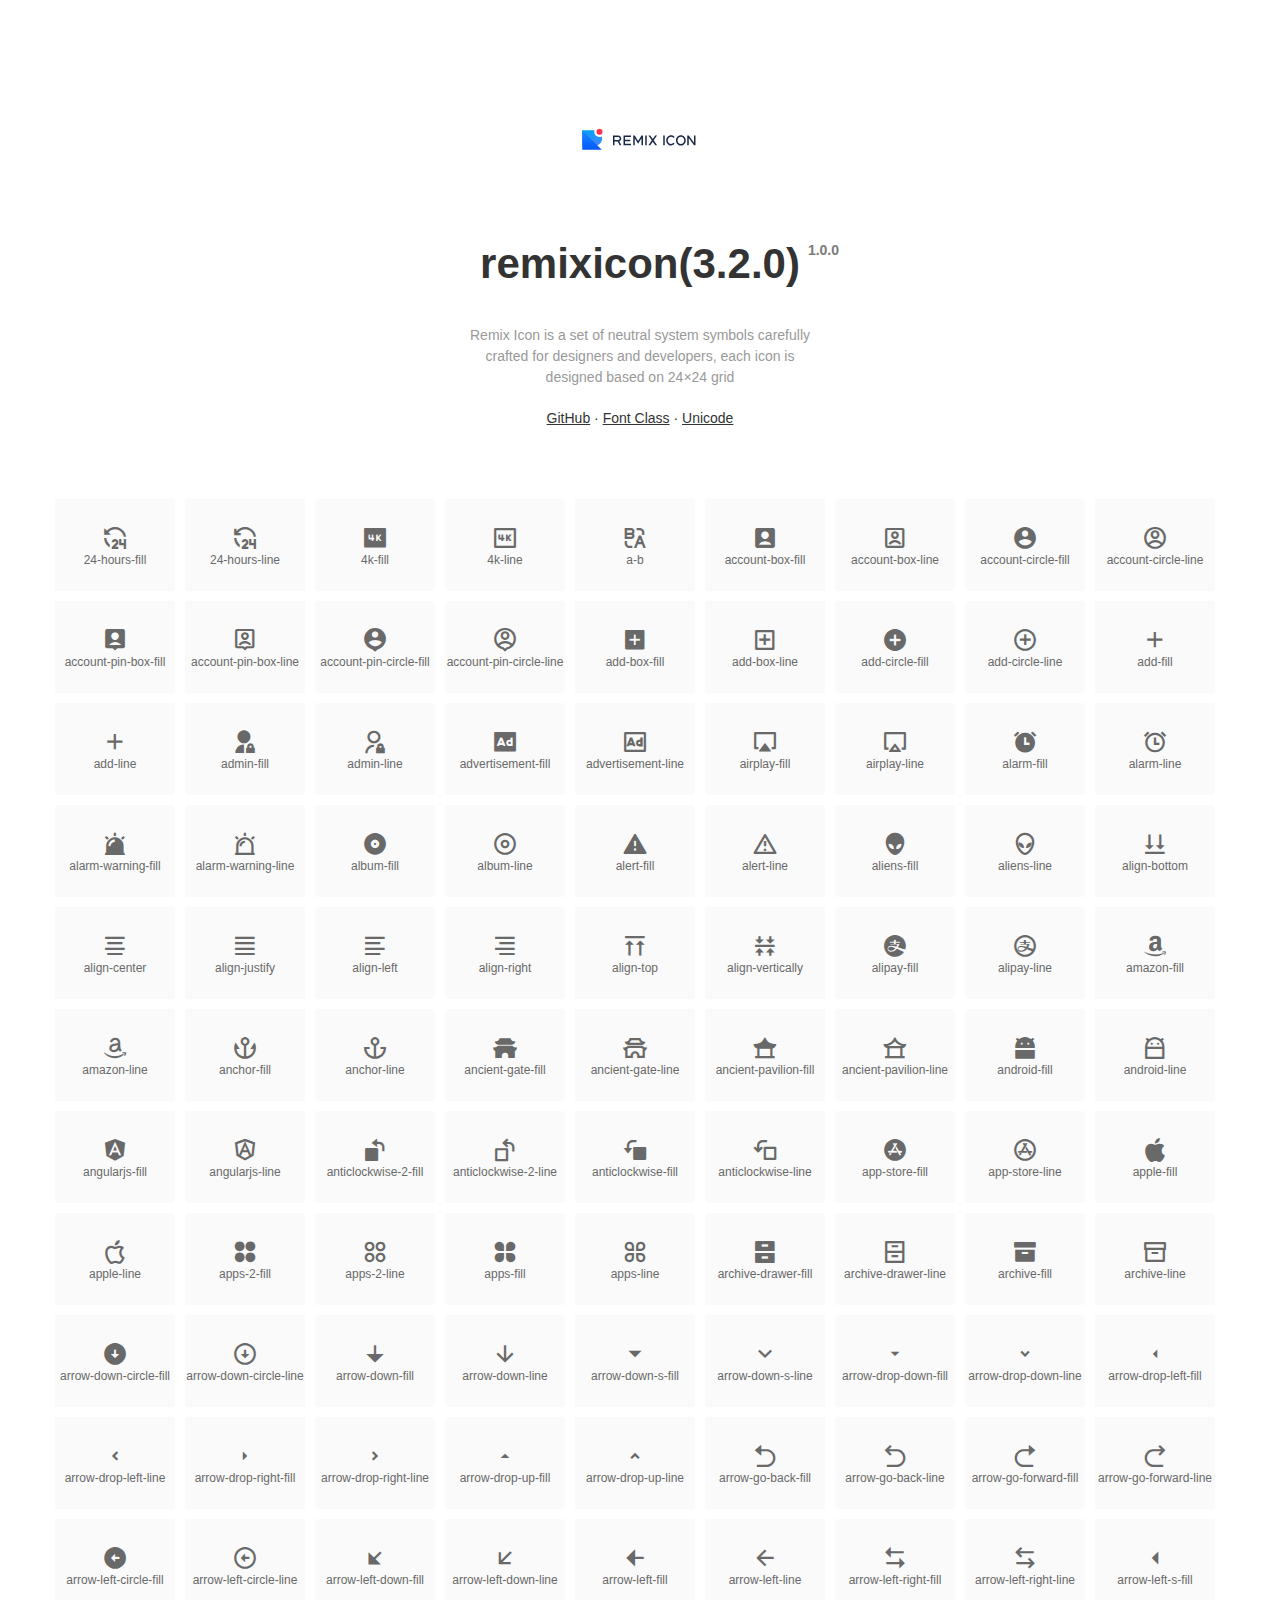
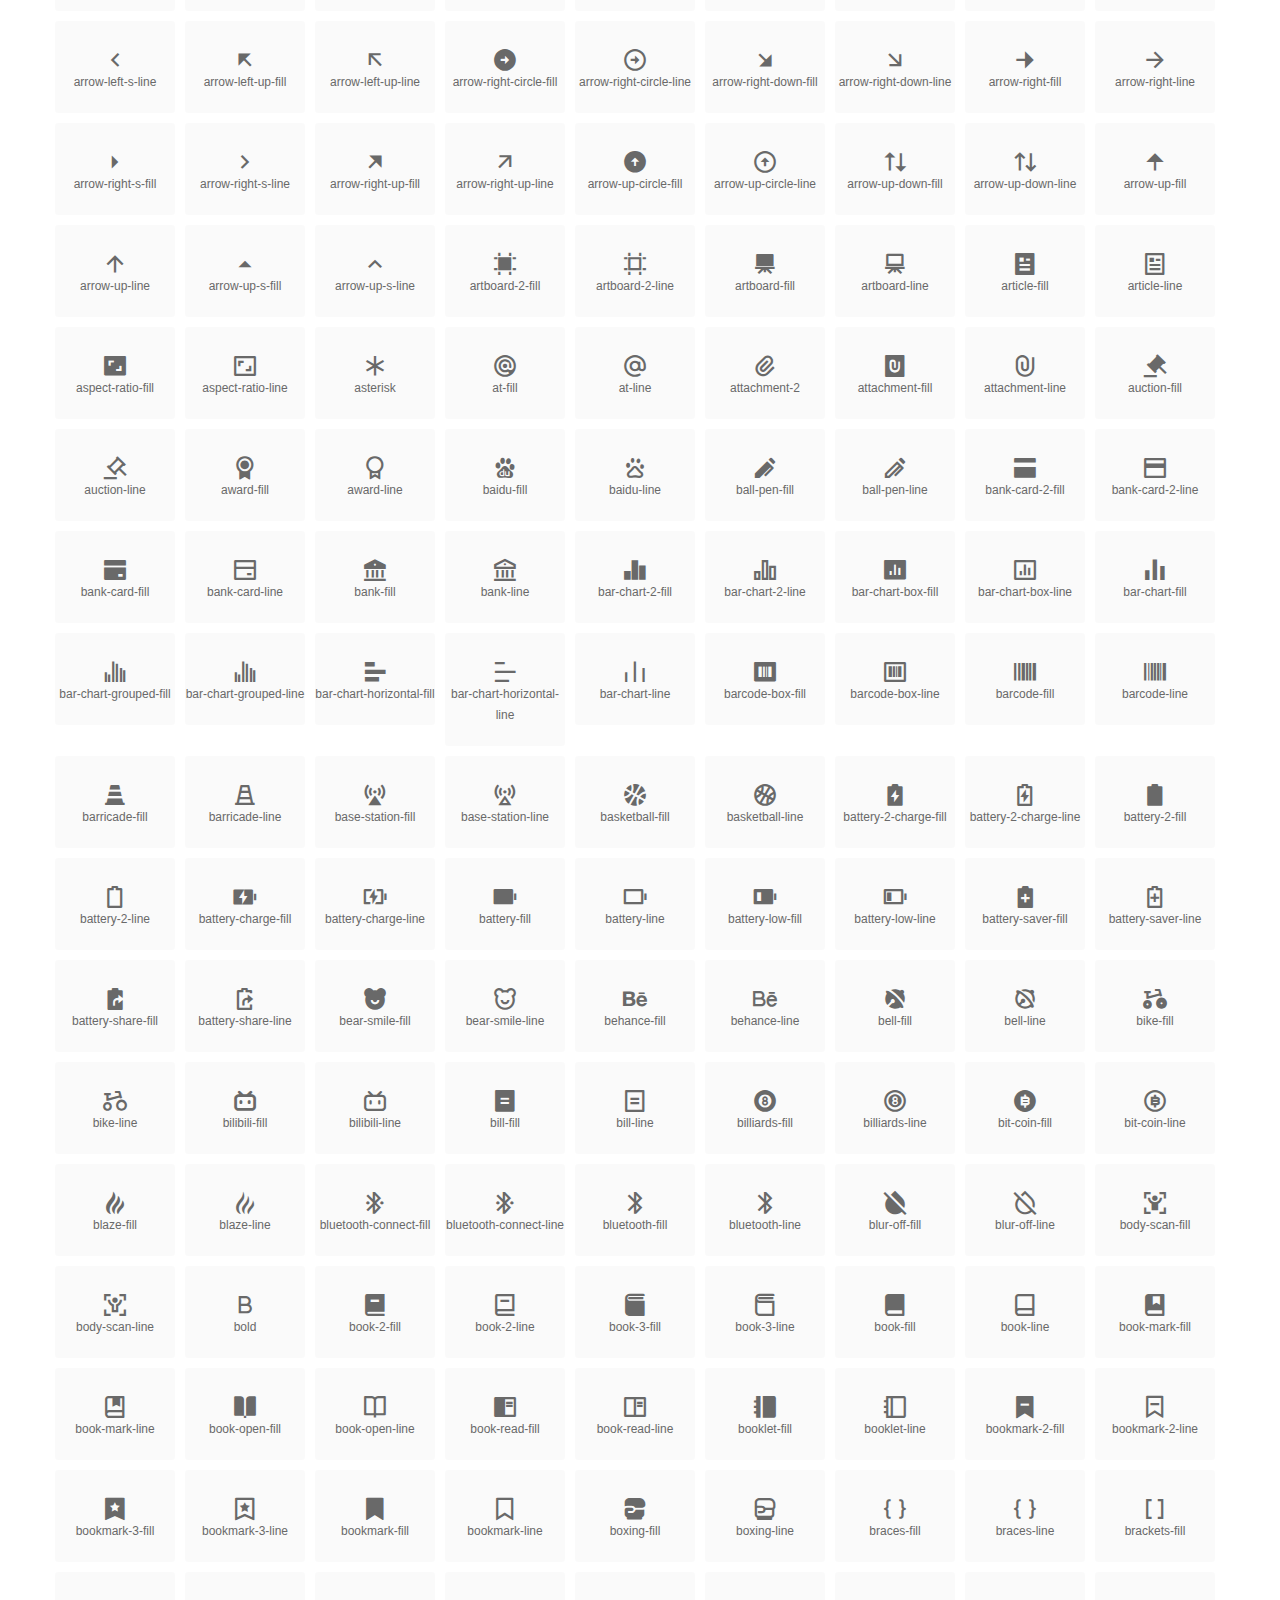
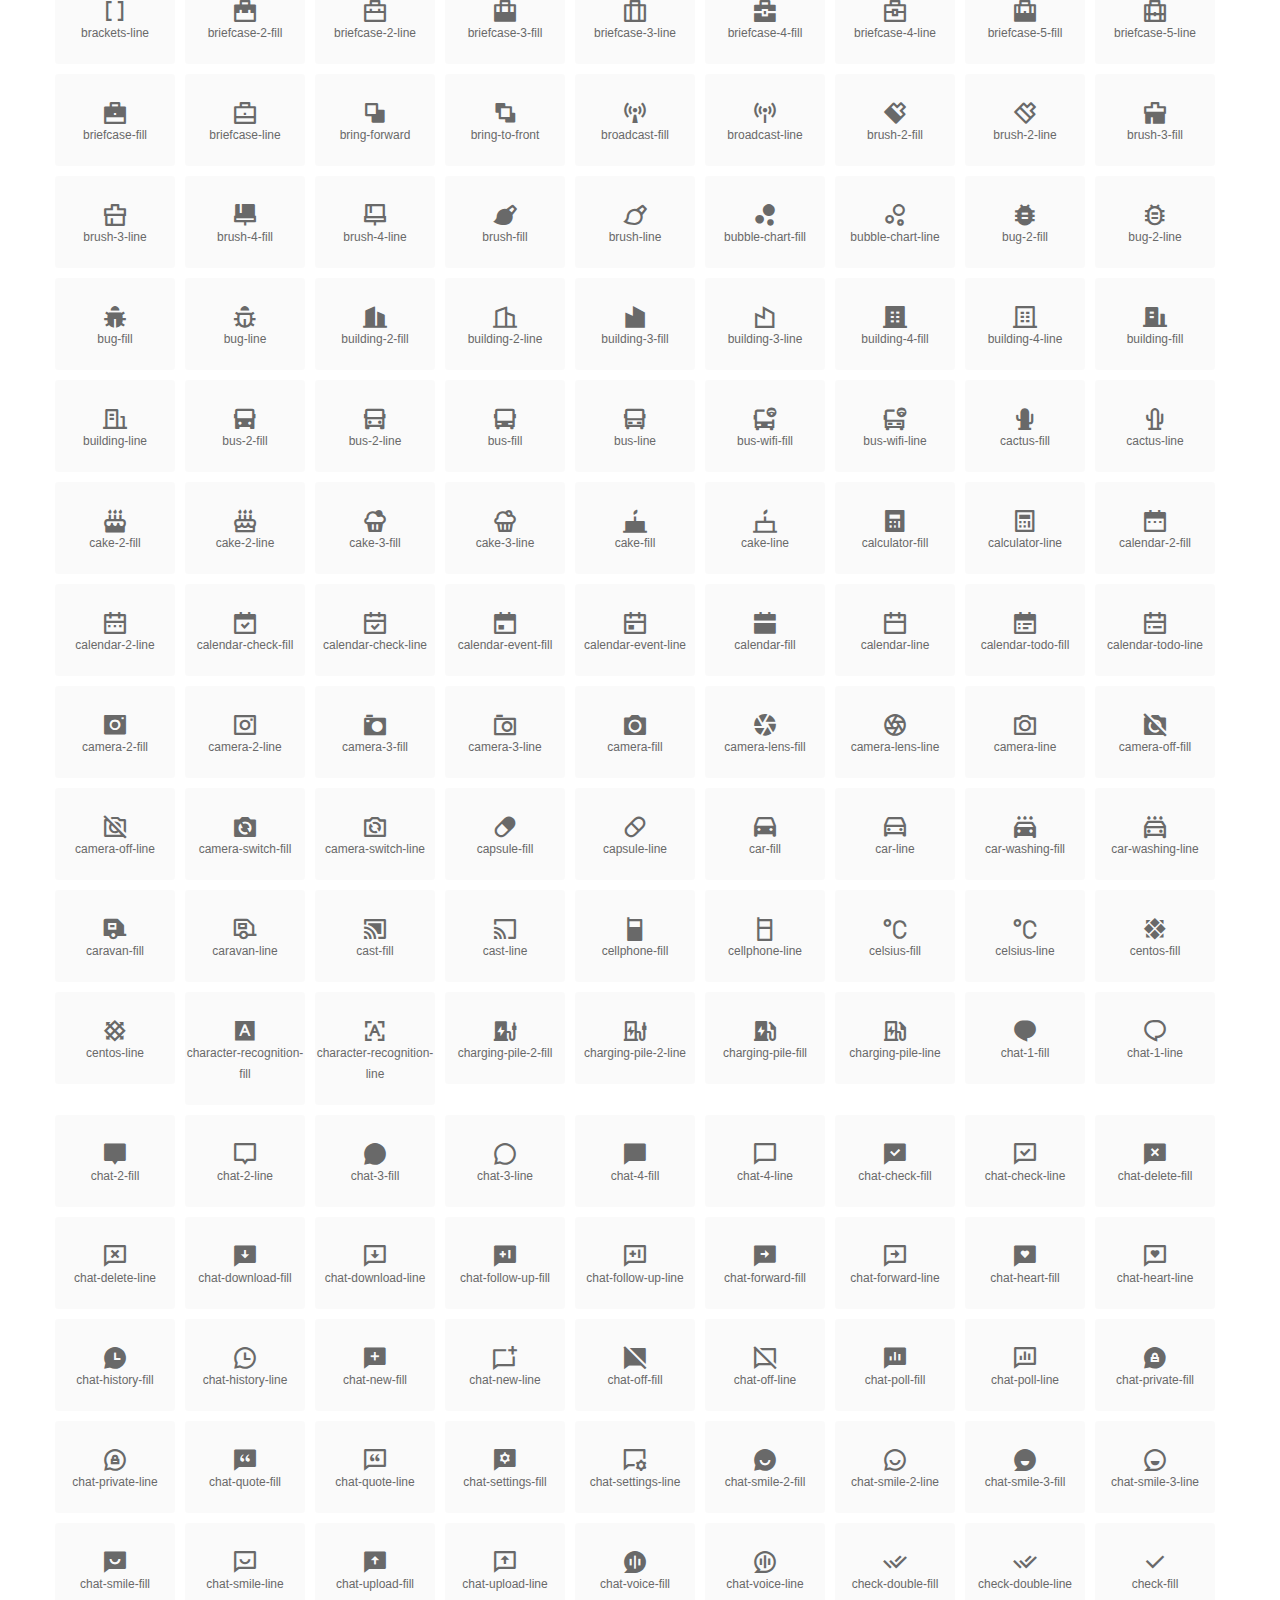
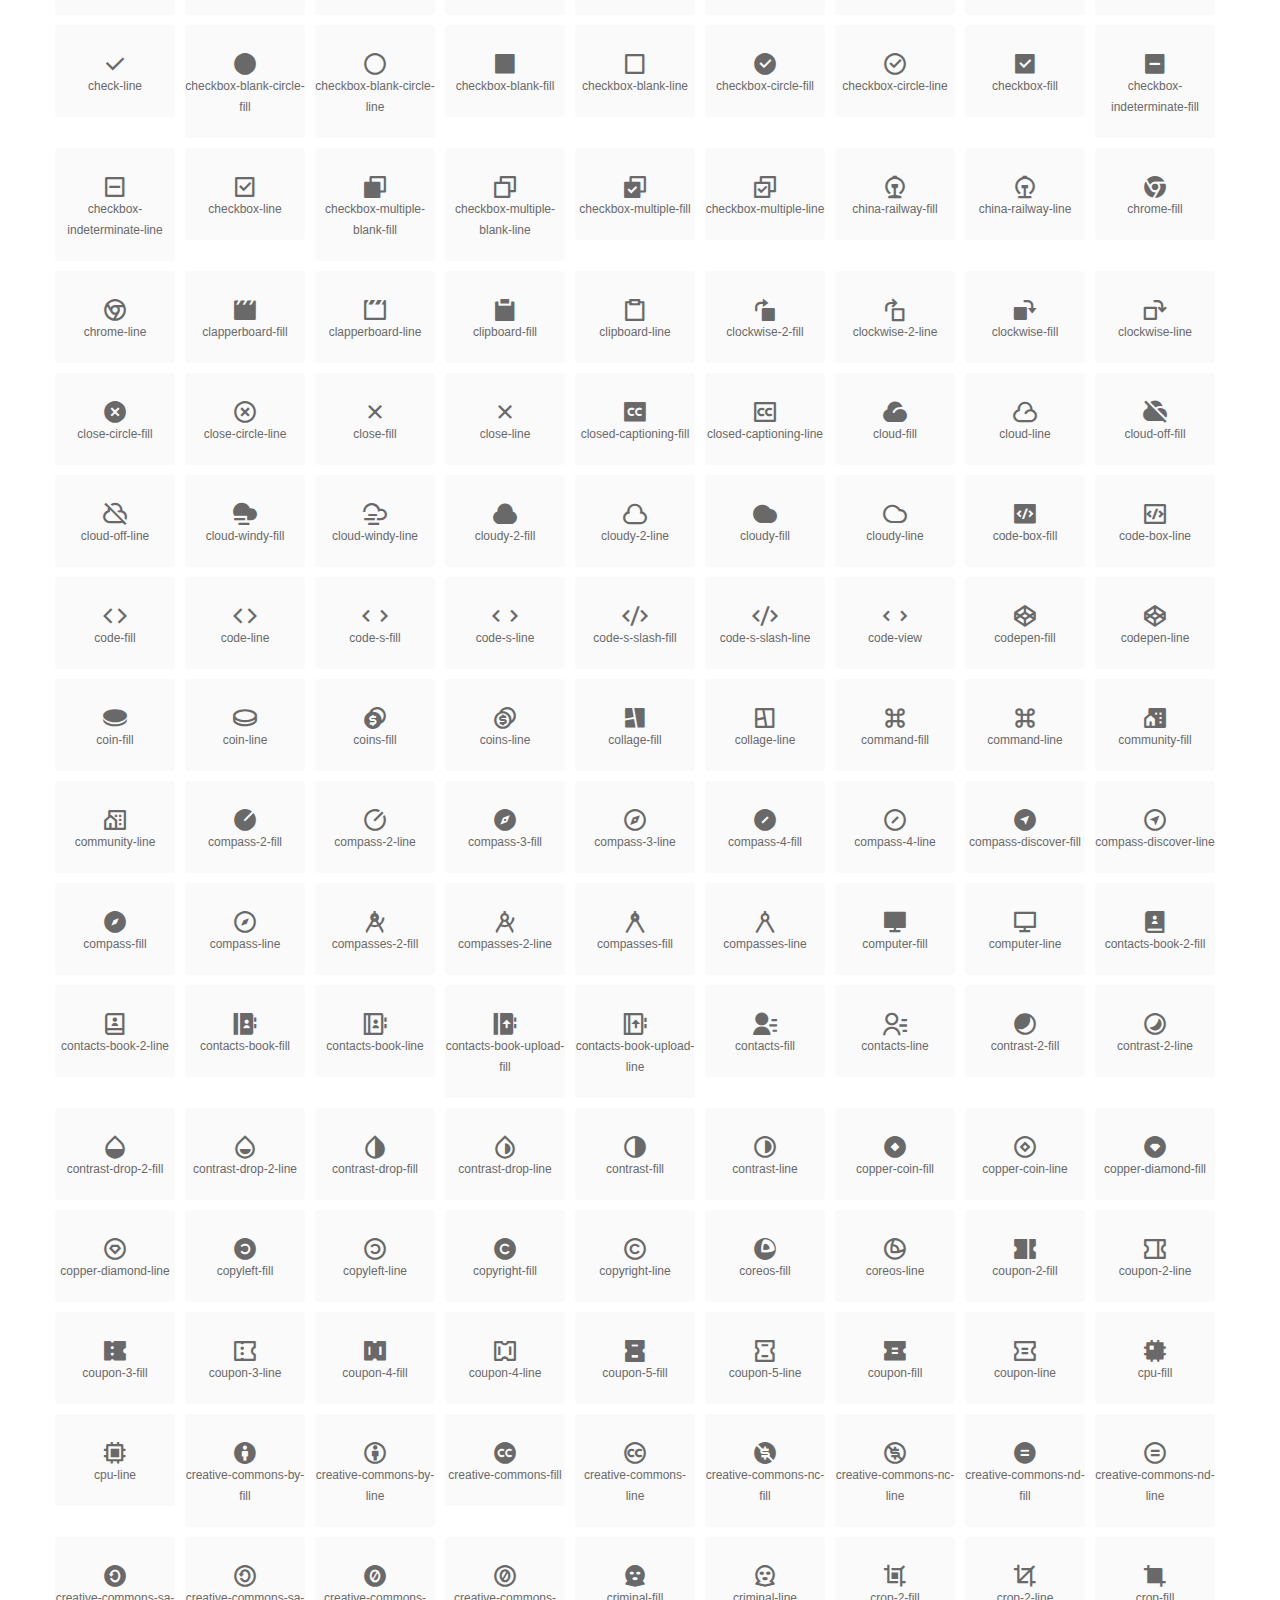
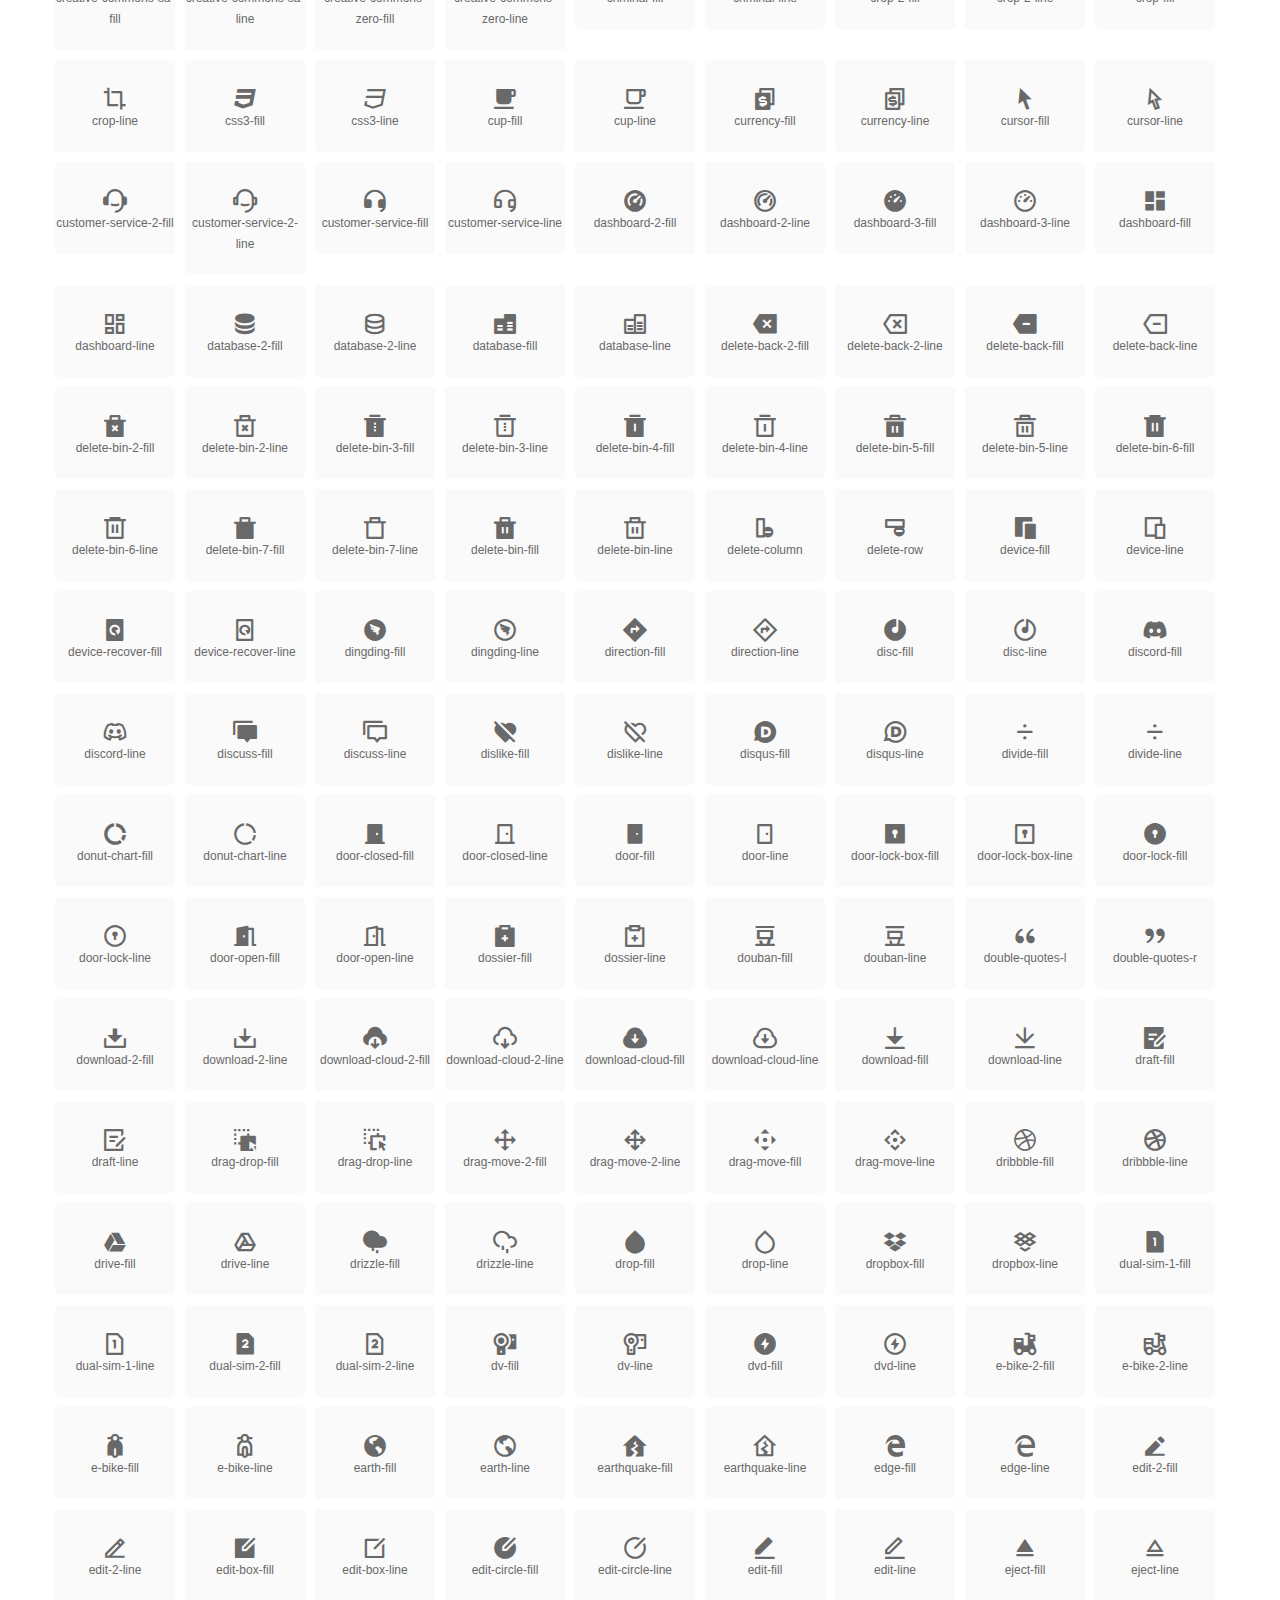
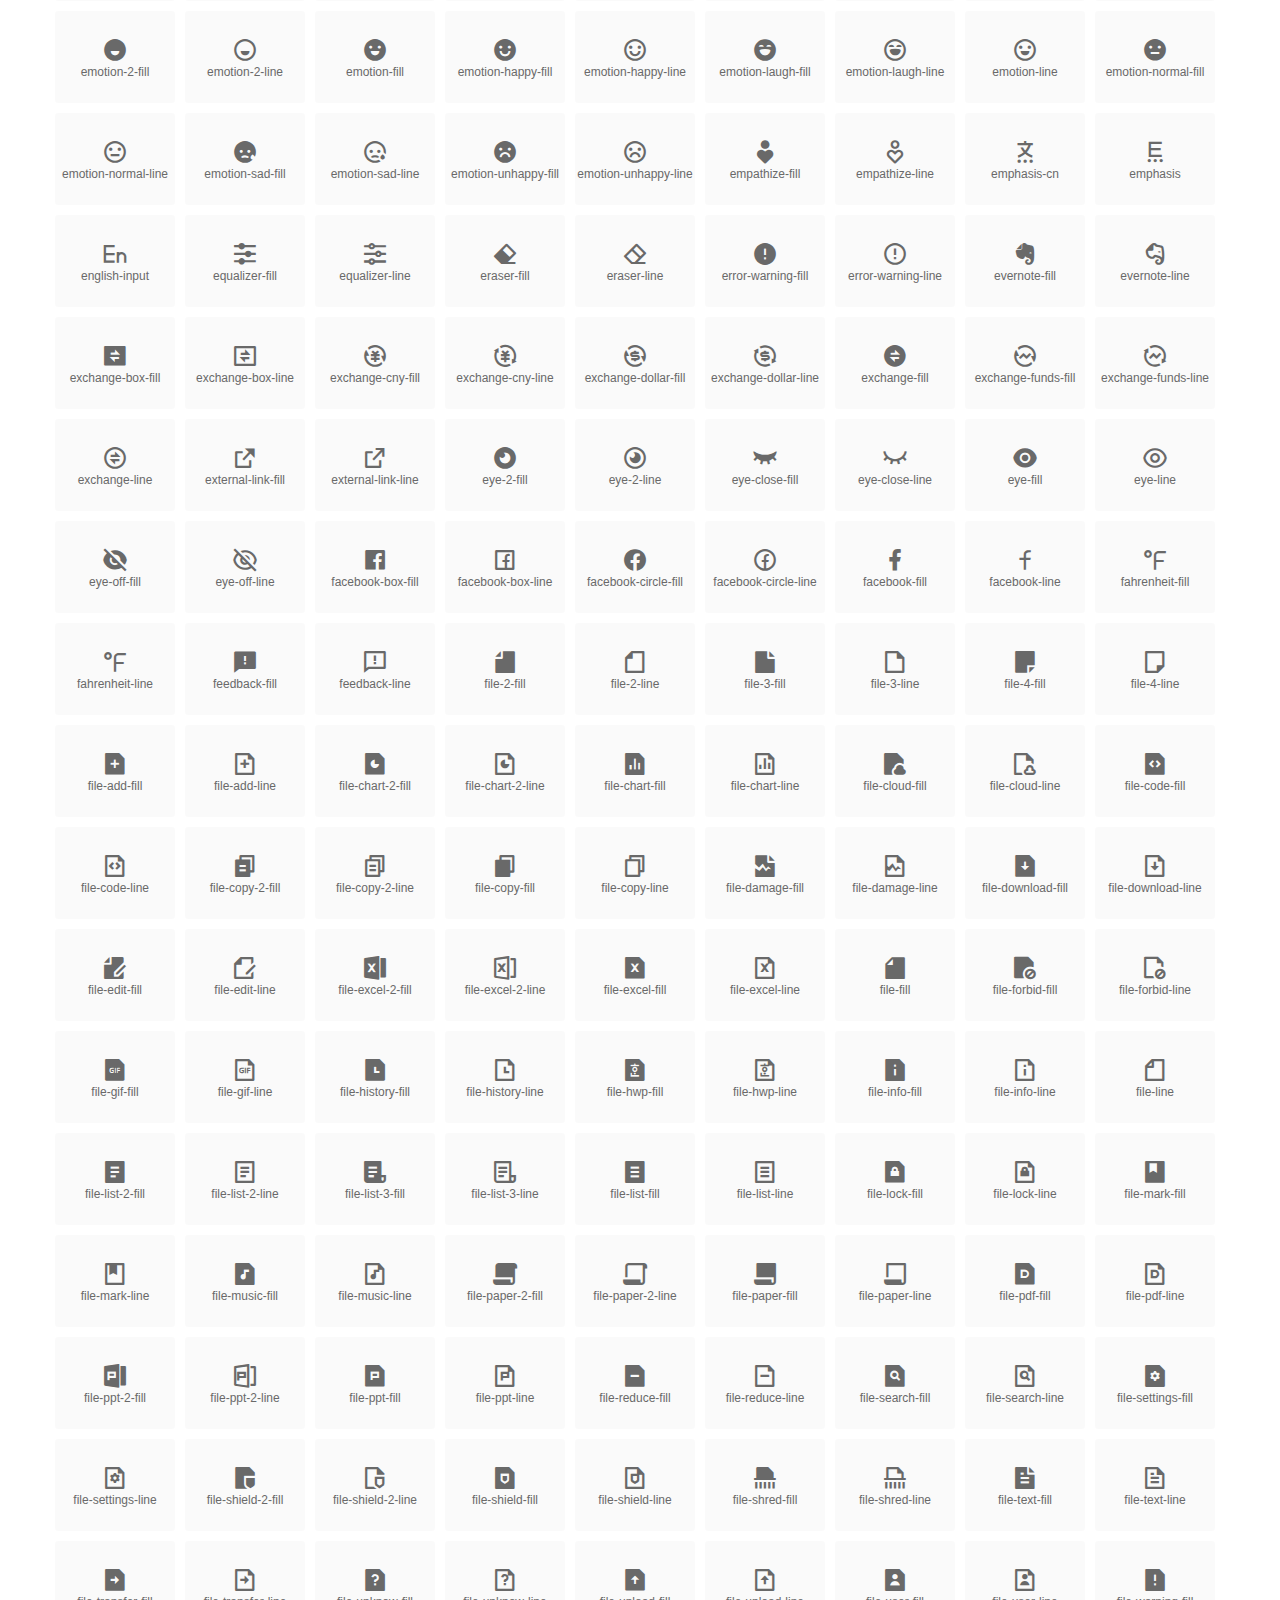
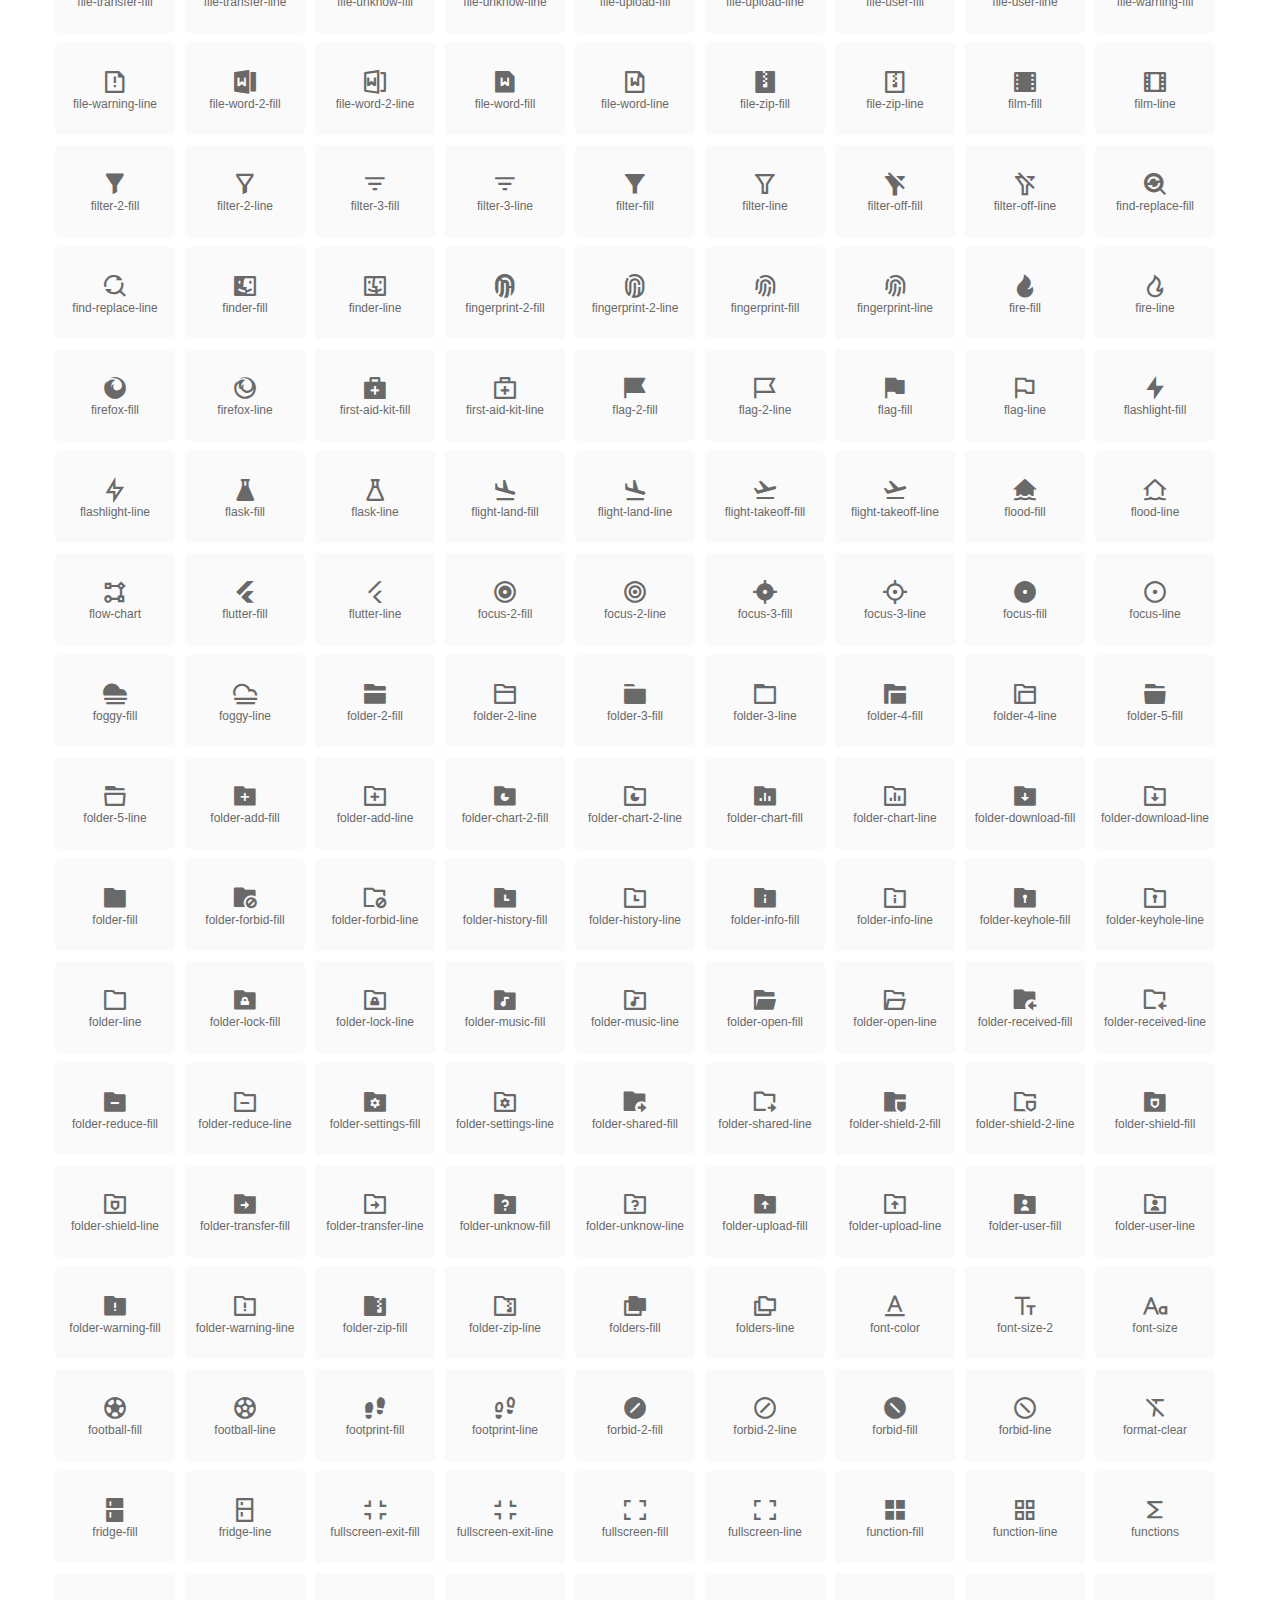
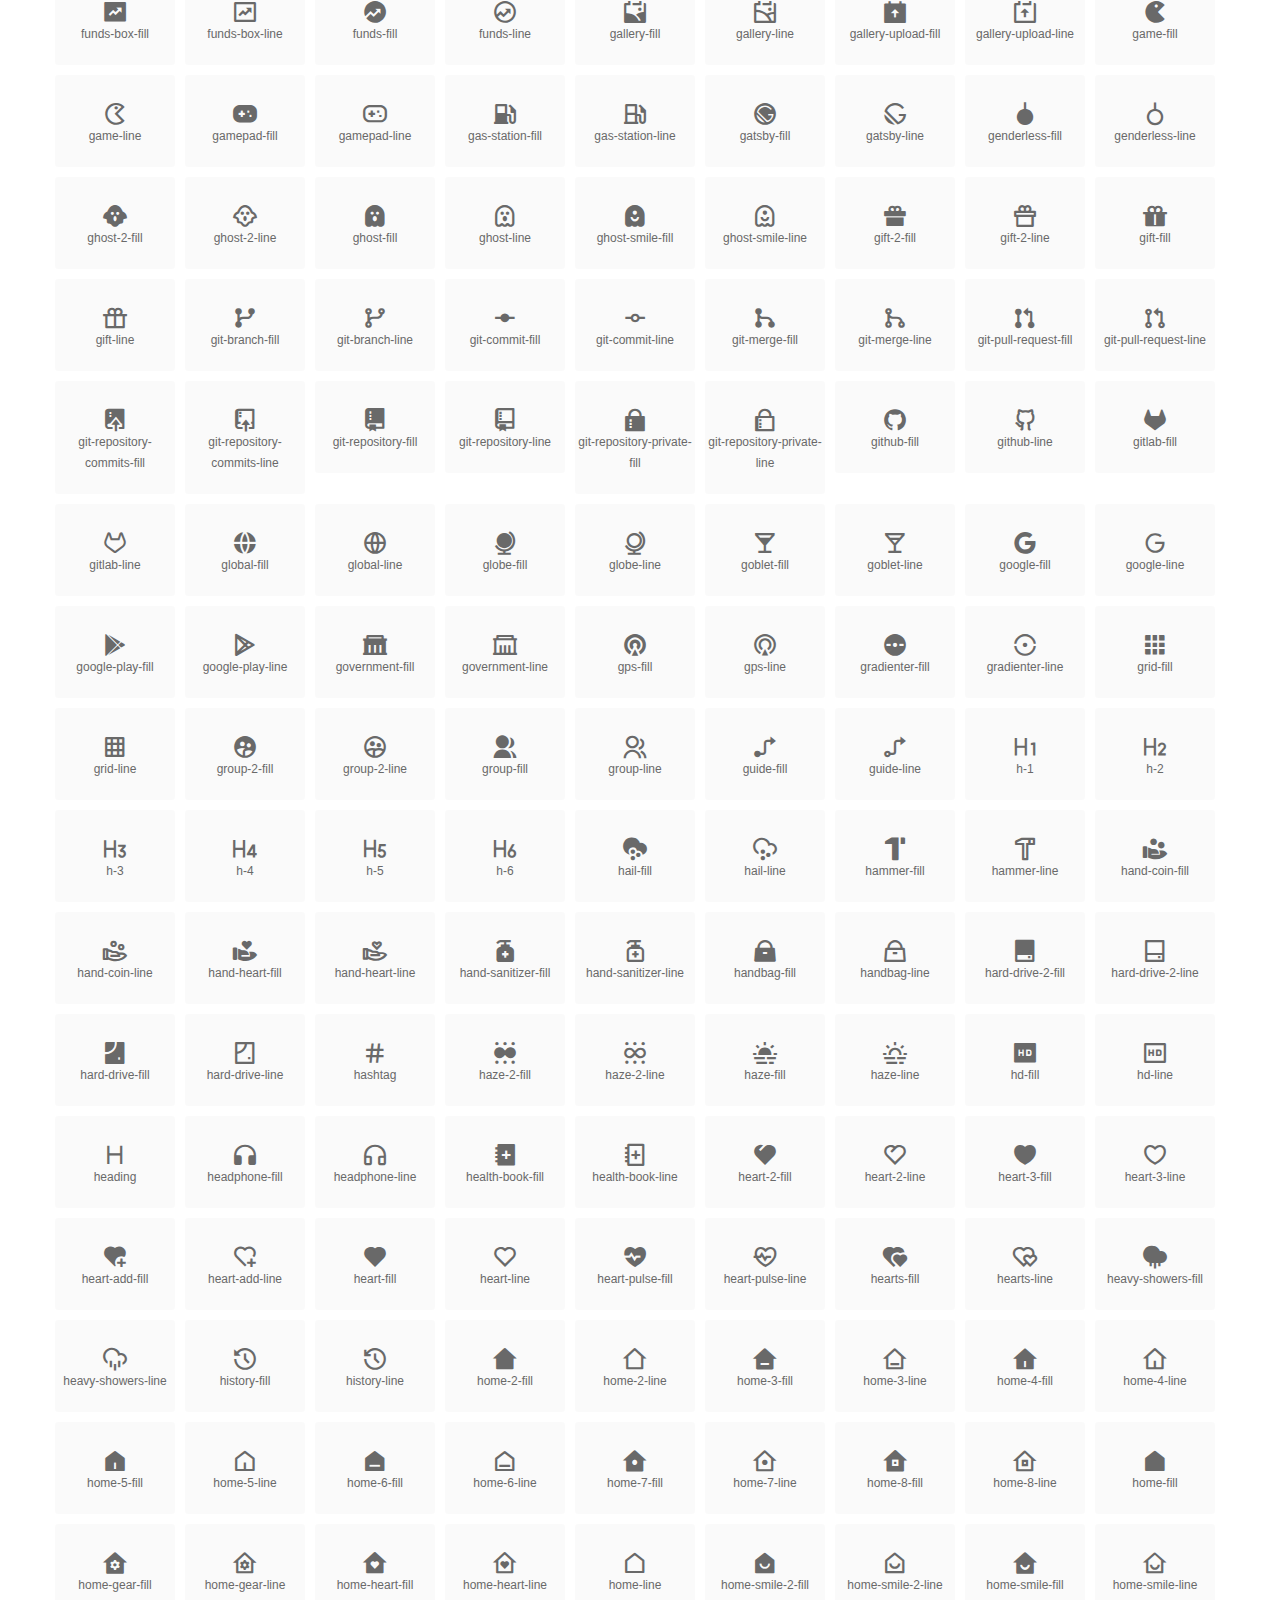
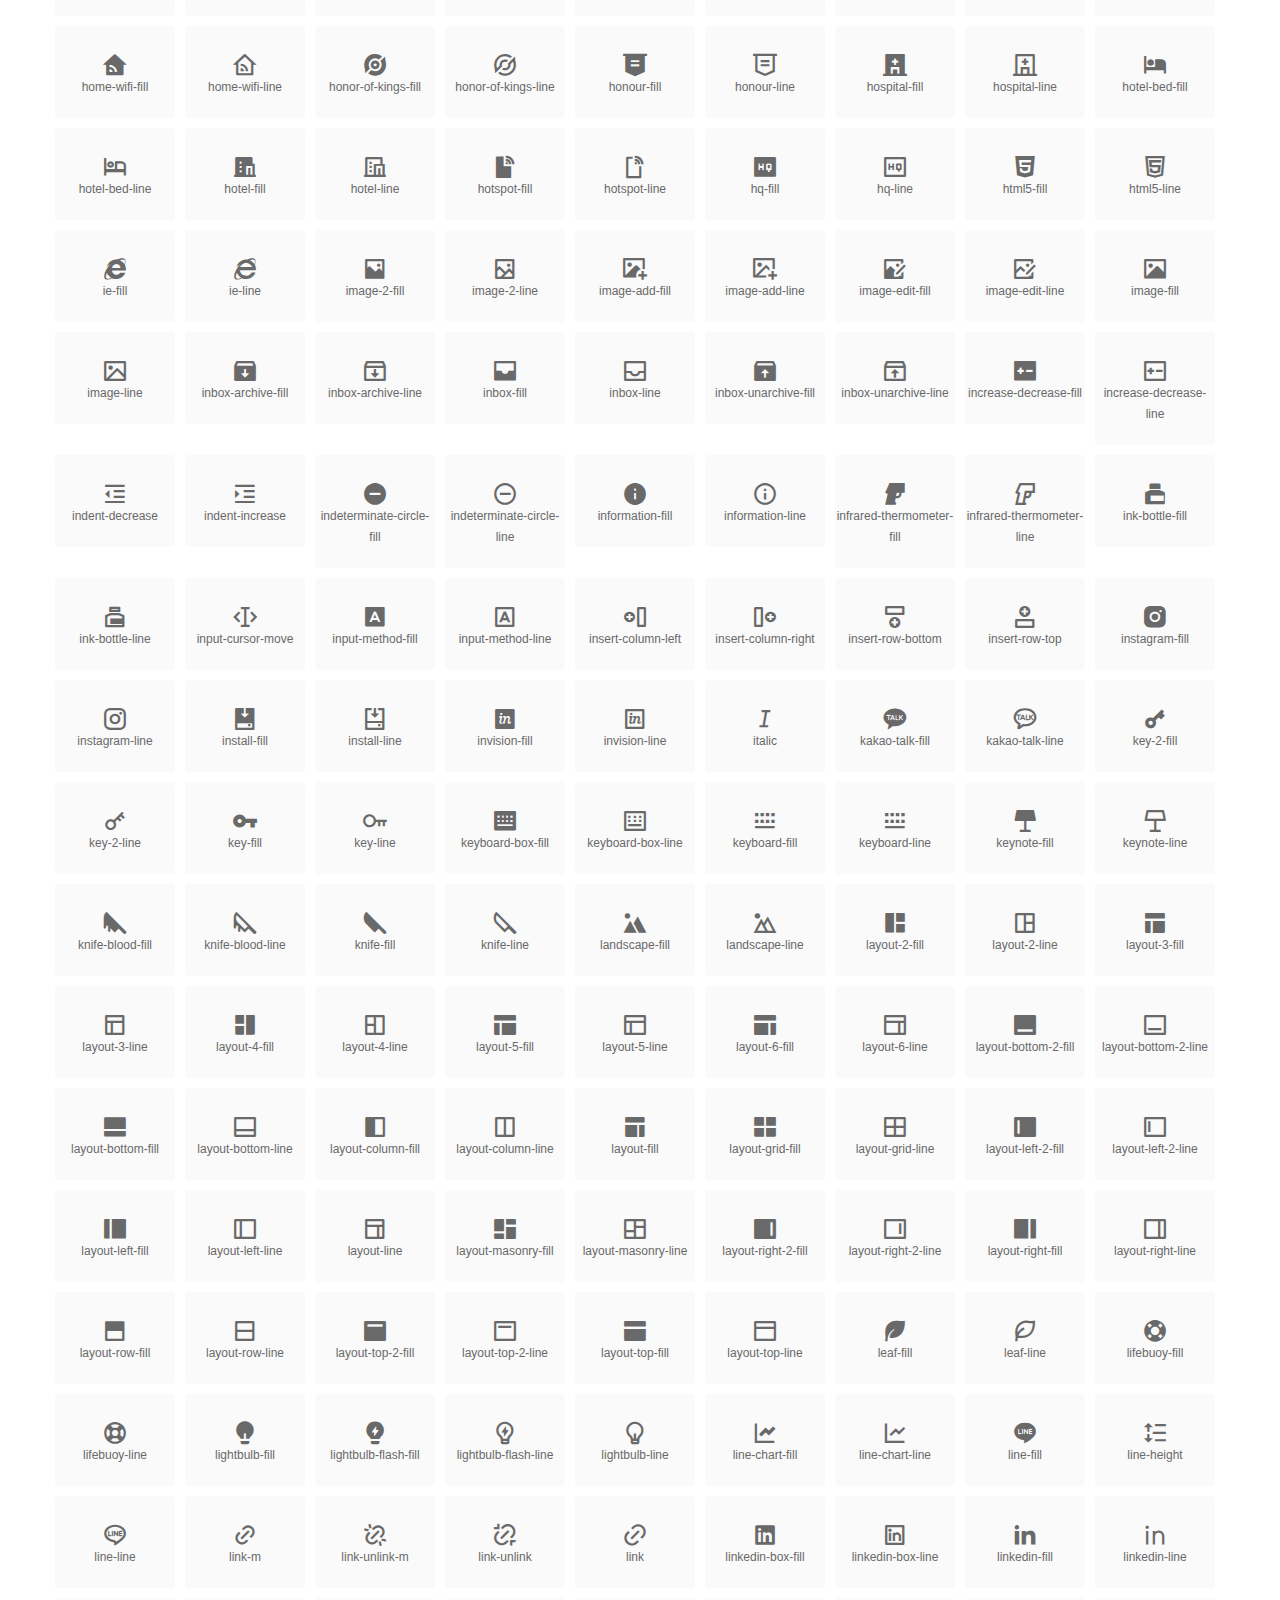
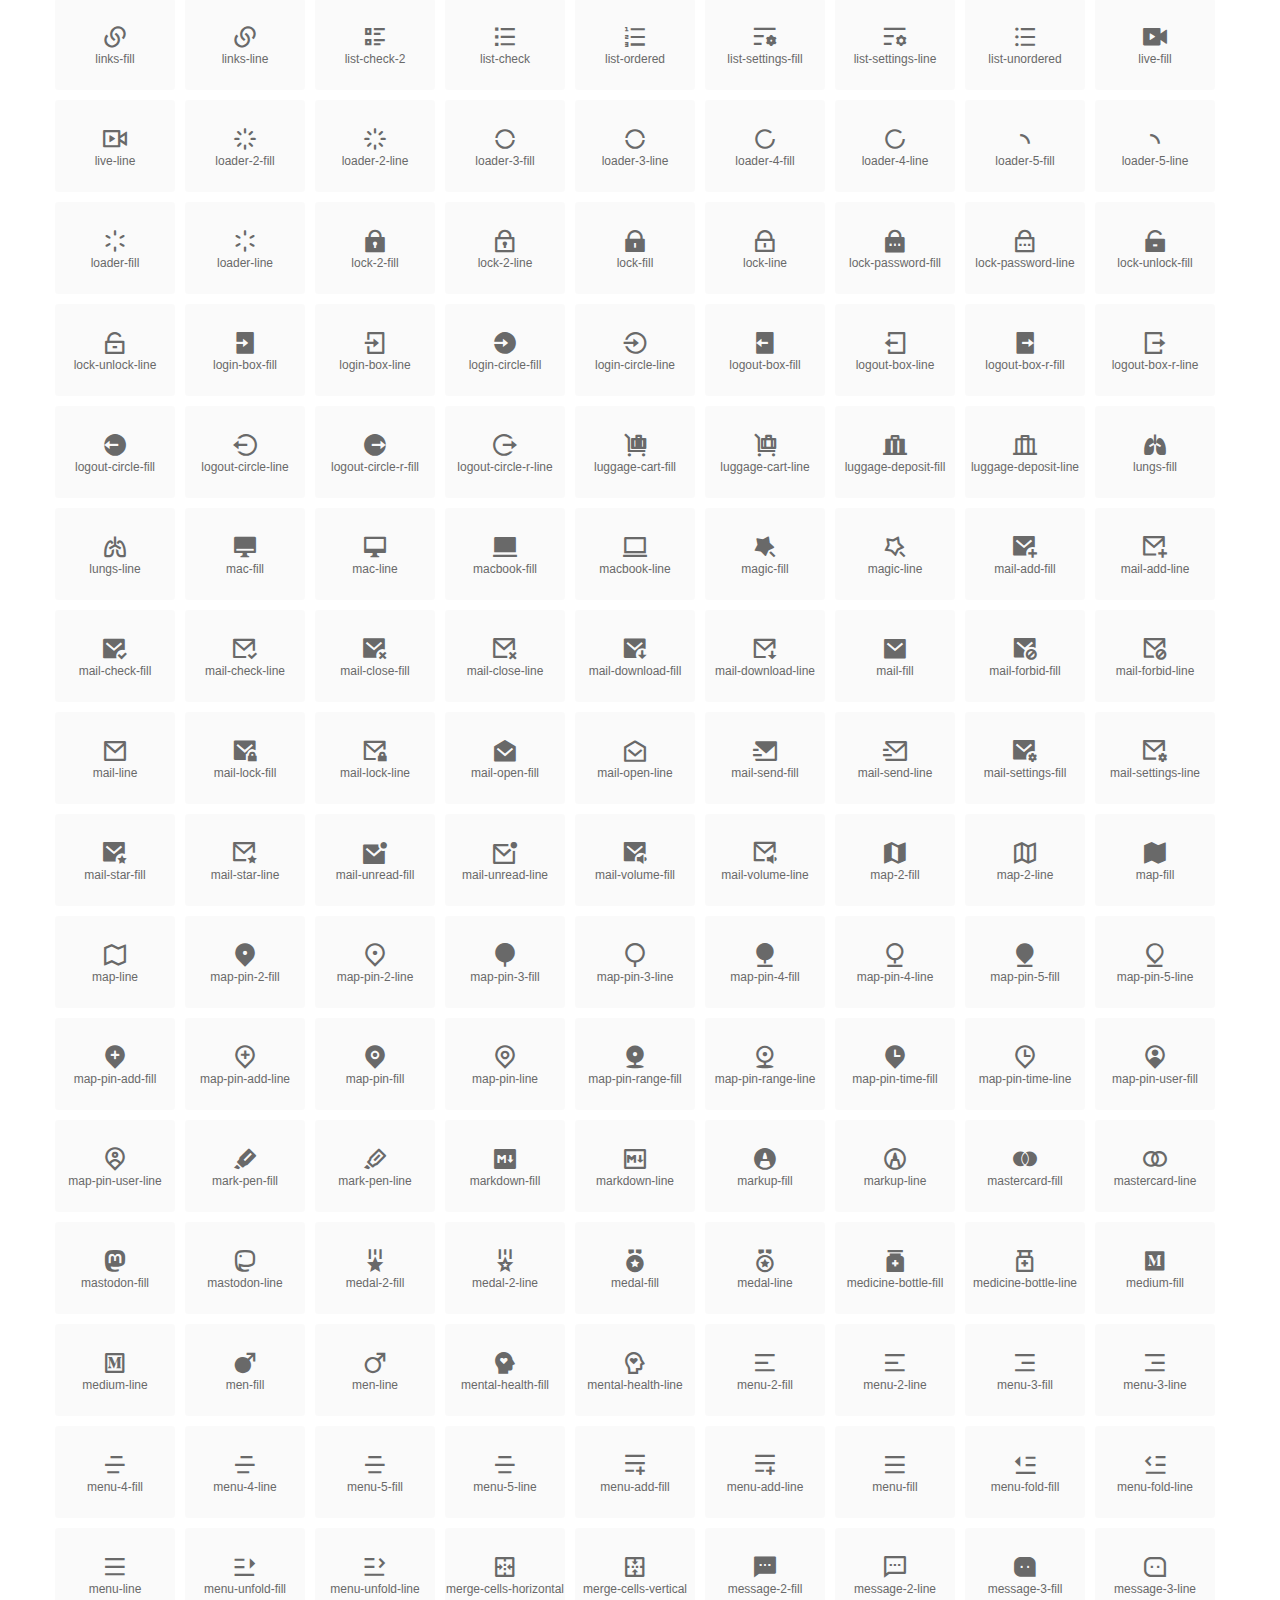
<file: fonts/index.html>
<!DOCTYPE html>
<html lang="en">
<head>
  <meta charset="UTF-8">
  <title>remixicon(3.2.0)</title>
  <meta name="viewport" content="width=device-width,minimum-scale=1.0,maximum-scale=1.0,user-scalable=no">
   
  <meta name="description" content="Remix Icon is a set of neutral system symbols carefully crafted for designers and developers, each icon is designed based on 24×24 grid">
   
  <meta name="keywords" content="remixicon,TTF,EOT,WOFF,WOFF2,SVG">
  
  
  
  <link rel="stylesheet" href="remixicon.css" />
  
  <style>
    *{margin: 0;padding: 0;list-style: none;}
    body { color: #696969; font: 12px/1.5 tahoma, arial, \5b8b\4f53, sans-serif; }
    a { color: #333; text-decoration: underline; }
    a:hover { color: rgb(9, 73, 209); }
    .header { color: #333; text-align: center; padding: 80px 0 60px 0; min-height: 153px; font-size: 14px; }
    .header .logo svg { height: 120px; width: 120px; }
    .header h1 { font-size: 42px; padding: 26px 0 10px 0; }
    .header sup {font-size: 14px; margin: 8px 0 0 8px; position: absolute; color: #7b7b7b; }
    .info {
      color: #999;
      font-weight: normal;
      max-width: 346px;
      margin: 0 auto;
      padding: 20px 0;
      font-size: 14px;
    }

    .icons { max-width: 1190px; margin: 0 auto; }
    .icons ul { text-align: center; }
    .icons ul li {
      vertical-align: top;
      width: 120px;
      display: inline-block;
      text-align: center;
      background-color: rgba(0,0,0,.02);
      border-radius: 3px;
      padding: 29px 0 10px 0;
      margin-right: 10px;
      margin-top: 10px;
      transition: all 0.6s ease;
    }
    .icons ul li:hover { background-color: rgba(0,0,0,.06); }
    .icons ul li:hover span { color: #3c75e4; opacity: 1; }
    .icons ul li .unicode { color: #8c8c8c; opacity: 0.3; }
    .icons ul li h4 {
      font-weight: normal;
      padding: 10px 0 5px 0;
      display: block;
      color: #8c8c8c;
      font-size: 14px;
      line-height: 12px;
      opacity: 0.8;
    }
    .icons ul li:hover h4 { opacity: 1; }
    .icons ul li svg { width: 24px; height: 24px; }
    .icons ul li:hover { color: #3c75e4; }
    .footer { text-align: center; padding: 10px 0 90px 0; }
    .footer a { text-align: center; padding: 10px 0 90px 0; color: #696969;}
    .footer a:hover { color: #0949d1; }
    .links { text-align: center; padding: 50px 0 0 0; font-size: 14px; }
    
    .icons ul li.class-icon { font-size: 21px; line-height: 21px; padding-bottom: 20px; }
    .icons ul li.class-icon p{ font-size: 12px; }
    .icons ul li.class-icon [class^="ri-"]{ font-size: 26px; }
    
    
    
  </style>
  
</head>

<body>
  
  <div class="header">
    
    <div class="logo">
      <a href="./"><svg width="160" height="32" viewBox="0 0 160 32" fill="none" xmlns="http://www.w3.org/2000/svg">
<path d="M121.5 9.80005C123.33 9.80005 124.984 10.5797 126.165 11.8344L124.75 13.2496C123.929 12.3549 122.773 11.8 121.5 11.8C119.029 11.8 117 13.891 117 16.5C117 19.1091 119.029 21.2 121.5 21.2C122.773 21.2 123.929 20.6452 124.75 19.7505L126.165 21.1657C124.984 22.4204 123.33 23.2 121.5 23.2C117.91 23.2 115 20.2004 115 16.5C115 12.7997 117.91 9.80005 121.5 9.80005Z" fill="#1A2947"/>
<path d="M113 10V23H111V10H113Z" fill="#1A2947"/>
<path d="M154 23V9.99988H152L152 19.6019L144.997 9.99988L143 10.0039V23H145L145 13.3969L152 23H154Z" fill="#1A2947"/>
<path d="M68 10V12H60V15.5H67V17.5H60V21H68V23H58V10H68Z" fill="#1A2947"/>
<path d="M82 10L77.4999 17.201L73 10H71V23H73V13.775L77.4999 20.975L82 13.773V23H84V10H82Z" fill="#1A2947"/>
<path d="M89 10V23H87V10H89Z" fill="#1A2947"/>
<path d="M96.9999 14.7565L93.6689 9.99951H91.2279L95.7789 16.4995L91.2289 22.9995H93.6689L96.9999 18.2435L100.33 22.9995H102.772L98.2209 16.4995L102.773 9.99951H100.33L96.9999 14.7565Z" fill="#1A2947"/>
<path fill-rule="evenodd" clip-rule="evenodd" d="M141 16.5C141 12.7997 138.09 9.80005 134.5 9.80005C130.91 9.80005 128 12.7997 128 16.5C128 20.2004 130.91 23.2 134.5 23.2C138.09 23.2 141 20.2004 141 16.5ZM130 16.5C130 13.891 132.029 11.8 134.5 11.8C136.971 11.8 139 13.891 139 16.5C139 19.1091 136.971 21.2 134.5 21.2C132.029 21.2 130 19.1091 130 16.5Z" fill="#1A2947"/>
<path fill-rule="evenodd" clip-rule="evenodd" d="M51 10C53.2091 10 55 11.7909 55 14C55 15.7175 53.9176 17.1821 52.3977 17.749L55.1901 22.999H52.9251L50.267 18H46V23H44V10H51ZM46 11.999V15.999L51 16C52.1046 16 53 15.1046 53 14C53 12.8955 52.1 12 51 12L46 11.999Z" fill="#1A2947"/>
<path fill-rule="evenodd" clip-rule="evenodd" d="M19.2887 3.00389C19.1928 3.0013 19.0965 3 19 3H3V24H19C24.799 24 29.5 19.299 29.5 13.5C29.5 12.7108 29.4129 11.942 29.2479 11.2025C28.2772 11.7119 27.1722 12 26 12C22.134 12 19 8.86599 19 5C19 4.30645 19.1009 3.63646 19.2887 3.00389Z" fill="url(#paint0_linear_960_1054)"/>
<g filter="url(#filter0_b_960_1054)">
<path fill-rule="evenodd" clip-rule="evenodd" d="M3 3L29 29H3V3Z" fill="url(#paint1_linear_960_1054)"/>
</g>
<circle cx="26" cy="5" r="4" fill="url(#paint2_linear_960_1054)"/>
<defs>
<filter id="filter0_b_960_1054" x="-2.43656" y="-2.43656" width="36.8731" height="36.8731" filterUnits="userSpaceOnUse" color-interpolation-filters="sRGB">
<feFlood flood-opacity="0" result="BackgroundImageFix"/>
<feGaussianBlur in="BackgroundImage" stdDeviation="2.71828"/>
<feComposite in2="SourceAlpha" operator="in" result="effect1_backgroundBlur_960_1054"/>
<feBlend mode="normal" in="SourceGraphic" in2="effect1_backgroundBlur_960_1054" result="shape"/>
</filter>
<linearGradient id="paint0_linear_960_1054" x1="3" y1="3" x2="3" y2="24" gradientUnits="userSpaceOnUse">
<stop stop-color="#05A0FA"/>
<stop offset="1" stop-color="#4785FF"/>
</linearGradient>
<linearGradient id="paint1_linear_960_1054" x1="3" y1="3" x2="3" y2="29" gradientUnits="userSpaceOnUse">
<stop stop-color="#1A8CFF"/>
<stop offset="1" stop-color="#0557FA"/>
</linearGradient>
<linearGradient id="paint2_linear_960_1054" x1="22" y1="1" x2="22" y2="9" gradientUnits="userSpaceOnUse">
<stop stop-color="#FF463A"/>
<stop offset="1" stop-color="#FF1F5A"/>
</linearGradient>
</defs>
</svg>
</a>
    </div>
    
    <h1>remixicon(3.2.0)<sup>1.0.0</sup></h1>
    <div class="info">
      Remix Icon is a set of neutral system symbols carefully crafted for designers and developers, each icon is designed based on 24×24 grid
    </div>
    <p>
      
      <a href="https://github.com/Remix-Design/remixicon.git">GitHub</a> · 
      
      <a href="index.html">Font Class</a> · 
      
      <a href="unicode.html">Unicode</a>
      
    </p>
  </div>
  <div class="icons">
    <ul>
      <li class="class-icon"><i class="ri-24-hours-fill"></i><p class="name">24-hours-fill</p></li><li class="class-icon"><i class="ri-24-hours-line"></i><p class="name">24-hours-line</p></li><li class="class-icon"><i class="ri-4k-fill"></i><p class="name">4k-fill</p></li><li class="class-icon"><i class="ri-4k-line"></i><p class="name">4k-line</p></li><li class="class-icon"><i class="ri-a-b"></i><p class="name">a-b</p></li><li class="class-icon"><i class="ri-account-box-fill"></i><p class="name">account-box-fill</p></li><li class="class-icon"><i class="ri-account-box-line"></i><p class="name">account-box-line</p></li><li class="class-icon"><i class="ri-account-circle-fill"></i><p class="name">account-circle-fill</p></li><li class="class-icon"><i class="ri-account-circle-line"></i><p class="name">account-circle-line</p></li><li class="class-icon"><i class="ri-account-pin-box-fill"></i><p class="name">account-pin-box-fill</p></li><li class="class-icon"><i class="ri-account-pin-box-line"></i><p class="name">account-pin-box-line</p></li><li class="class-icon"><i class="ri-account-pin-circle-fill"></i><p class="name">account-pin-circle-fill</p></li><li class="class-icon"><i class="ri-account-pin-circle-line"></i><p class="name">account-pin-circle-line</p></li><li class="class-icon"><i class="ri-add-box-fill"></i><p class="name">add-box-fill</p></li><li class="class-icon"><i class="ri-add-box-line"></i><p class="name">add-box-line</p></li><li class="class-icon"><i class="ri-add-circle-fill"></i><p class="name">add-circle-fill</p></li><li class="class-icon"><i class="ri-add-circle-line"></i><p class="name">add-circle-line</p></li><li class="class-icon"><i class="ri-add-fill"></i><p class="name">add-fill</p></li><li class="class-icon"><i class="ri-add-line"></i><p class="name">add-line</p></li><li class="class-icon"><i class="ri-admin-fill"></i><p class="name">admin-fill</p></li><li class="class-icon"><i class="ri-admin-line"></i><p class="name">admin-line</p></li><li class="class-icon"><i class="ri-advertisement-fill"></i><p class="name">advertisement-fill</p></li><li class="class-icon"><i class="ri-advertisement-line"></i><p class="name">advertisement-line</p></li><li class="class-icon"><i class="ri-airplay-fill"></i><p class="name">airplay-fill</p></li><li class="class-icon"><i class="ri-airplay-line"></i><p class="name">airplay-line</p></li><li class="class-icon"><i class="ri-alarm-fill"></i><p class="name">alarm-fill</p></li><li class="class-icon"><i class="ri-alarm-line"></i><p class="name">alarm-line</p></li><li class="class-icon"><i class="ri-alarm-warning-fill"></i><p class="name">alarm-warning-fill</p></li><li class="class-icon"><i class="ri-alarm-warning-line"></i><p class="name">alarm-warning-line</p></li><li class="class-icon"><i class="ri-album-fill"></i><p class="name">album-fill</p></li><li class="class-icon"><i class="ri-album-line"></i><p class="name">album-line</p></li><li class="class-icon"><i class="ri-alert-fill"></i><p class="name">alert-fill</p></li><li class="class-icon"><i class="ri-alert-line"></i><p class="name">alert-line</p></li><li class="class-icon"><i class="ri-aliens-fill"></i><p class="name">aliens-fill</p></li><li class="class-icon"><i class="ri-aliens-line"></i><p class="name">aliens-line</p></li><li class="class-icon"><i class="ri-align-bottom"></i><p class="name">align-bottom</p></li><li class="class-icon"><i class="ri-align-center"></i><p class="name">align-center</p></li><li class="class-icon"><i class="ri-align-justify"></i><p class="name">align-justify</p></li><li class="class-icon"><i class="ri-align-left"></i><p class="name">align-left</p></li><li class="class-icon"><i class="ri-align-right"></i><p class="name">align-right</p></li><li class="class-icon"><i class="ri-align-top"></i><p class="name">align-top</p></li><li class="class-icon"><i class="ri-align-vertically"></i><p class="name">align-vertically</p></li><li class="class-icon"><i class="ri-alipay-fill"></i><p class="name">alipay-fill</p></li><li class="class-icon"><i class="ri-alipay-line"></i><p class="name">alipay-line</p></li><li class="class-icon"><i class="ri-amazon-fill"></i><p class="name">amazon-fill</p></li><li class="class-icon"><i class="ri-amazon-line"></i><p class="name">amazon-line</p></li><li class="class-icon"><i class="ri-anchor-fill"></i><p class="name">anchor-fill</p></li><li class="class-icon"><i class="ri-anchor-line"></i><p class="name">anchor-line</p></li><li class="class-icon"><i class="ri-ancient-gate-fill"></i><p class="name">ancient-gate-fill</p></li><li class="class-icon"><i class="ri-ancient-gate-line"></i><p class="name">ancient-gate-line</p></li><li class="class-icon"><i class="ri-ancient-pavilion-fill"></i><p class="name">ancient-pavilion-fill</p></li><li class="class-icon"><i class="ri-ancient-pavilion-line"></i><p class="name">ancient-pavilion-line</p></li><li class="class-icon"><i class="ri-android-fill"></i><p class="name">android-fill</p></li><li class="class-icon"><i class="ri-android-line"></i><p class="name">android-line</p></li><li class="class-icon"><i class="ri-angularjs-fill"></i><p class="name">angularjs-fill</p></li><li class="class-icon"><i class="ri-angularjs-line"></i><p class="name">angularjs-line</p></li><li class="class-icon"><i class="ri-anticlockwise-2-fill"></i><p class="name">anticlockwise-2-fill</p></li><li class="class-icon"><i class="ri-anticlockwise-2-line"></i><p class="name">anticlockwise-2-line</p></li><li class="class-icon"><i class="ri-anticlockwise-fill"></i><p class="name">anticlockwise-fill</p></li><li class="class-icon"><i class="ri-anticlockwise-line"></i><p class="name">anticlockwise-line</p></li><li class="class-icon"><i class="ri-app-store-fill"></i><p class="name">app-store-fill</p></li><li class="class-icon"><i class="ri-app-store-line"></i><p class="name">app-store-line</p></li><li class="class-icon"><i class="ri-apple-fill"></i><p class="name">apple-fill</p></li><li class="class-icon"><i class="ri-apple-line"></i><p class="name">apple-line</p></li><li class="class-icon"><i class="ri-apps-2-fill"></i><p class="name">apps-2-fill</p></li><li class="class-icon"><i class="ri-apps-2-line"></i><p class="name">apps-2-line</p></li><li class="class-icon"><i class="ri-apps-fill"></i><p class="name">apps-fill</p></li><li class="class-icon"><i class="ri-apps-line"></i><p class="name">apps-line</p></li><li class="class-icon"><i class="ri-archive-drawer-fill"></i><p class="name">archive-drawer-fill</p></li><li class="class-icon"><i class="ri-archive-drawer-line"></i><p class="name">archive-drawer-line</p></li><li class="class-icon"><i class="ri-archive-fill"></i><p class="name">archive-fill</p></li><li class="class-icon"><i class="ri-archive-line"></i><p class="name">archive-line</p></li><li class="class-icon"><i class="ri-arrow-down-circle-fill"></i><p class="name">arrow-down-circle-fill</p></li><li class="class-icon"><i class="ri-arrow-down-circle-line"></i><p class="name">arrow-down-circle-line</p></li><li class="class-icon"><i class="ri-arrow-down-fill"></i><p class="name">arrow-down-fill</p></li><li class="class-icon"><i class="ri-arrow-down-line"></i><p class="name">arrow-down-line</p></li><li class="class-icon"><i class="ri-arrow-down-s-fill"></i><p class="name">arrow-down-s-fill</p></li><li class="class-icon"><i class="ri-arrow-down-s-line"></i><p class="name">arrow-down-s-line</p></li><li class="class-icon"><i class="ri-arrow-drop-down-fill"></i><p class="name">arrow-drop-down-fill</p></li><li class="class-icon"><i class="ri-arrow-drop-down-line"></i><p class="name">arrow-drop-down-line</p></li><li class="class-icon"><i class="ri-arrow-drop-left-fill"></i><p class="name">arrow-drop-left-fill</p></li><li class="class-icon"><i class="ri-arrow-drop-left-line"></i><p class="name">arrow-drop-left-line</p></li><li class="class-icon"><i class="ri-arrow-drop-right-fill"></i><p class="name">arrow-drop-right-fill</p></li><li class="class-icon"><i class="ri-arrow-drop-right-line"></i><p class="name">arrow-drop-right-line</p></li><li class="class-icon"><i class="ri-arrow-drop-up-fill"></i><p class="name">arrow-drop-up-fill</p></li><li class="class-icon"><i class="ri-arrow-drop-up-line"></i><p class="name">arrow-drop-up-line</p></li><li class="class-icon"><i class="ri-arrow-go-back-fill"></i><p class="name">arrow-go-back-fill</p></li><li class="class-icon"><i class="ri-arrow-go-back-line"></i><p class="name">arrow-go-back-line</p></li><li class="class-icon"><i class="ri-arrow-go-forward-fill"></i><p class="name">arrow-go-forward-fill</p></li><li class="class-icon"><i class="ri-arrow-go-forward-line"></i><p class="name">arrow-go-forward-line</p></li><li class="class-icon"><i class="ri-arrow-left-circle-fill"></i><p class="name">arrow-left-circle-fill</p></li><li class="class-icon"><i class="ri-arrow-left-circle-line"></i><p class="name">arrow-left-circle-line</p></li><li class="class-icon"><i class="ri-arrow-left-down-fill"></i><p class="name">arrow-left-down-fill</p></li><li class="class-icon"><i class="ri-arrow-left-down-line"></i><p class="name">arrow-left-down-line</p></li><li class="class-icon"><i class="ri-arrow-left-fill"></i><p class="name">arrow-left-fill</p></li><li class="class-icon"><i class="ri-arrow-left-line"></i><p class="name">arrow-left-line</p></li><li class="class-icon"><i class="ri-arrow-left-right-fill"></i><p class="name">arrow-left-right-fill</p></li><li class="class-icon"><i class="ri-arrow-left-right-line"></i><p class="name">arrow-left-right-line</p></li><li class="class-icon"><i class="ri-arrow-left-s-fill"></i><p class="name">arrow-left-s-fill</p></li><li class="class-icon"><i class="ri-arrow-left-s-line"></i><p class="name">arrow-left-s-line</p></li><li class="class-icon"><i class="ri-arrow-left-up-fill"></i><p class="name">arrow-left-up-fill</p></li><li class="class-icon"><i class="ri-arrow-left-up-line"></i><p class="name">arrow-left-up-line</p></li><li class="class-icon"><i class="ri-arrow-right-circle-fill"></i><p class="name">arrow-right-circle-fill</p></li><li class="class-icon"><i class="ri-arrow-right-circle-line"></i><p class="name">arrow-right-circle-line</p></li><li class="class-icon"><i class="ri-arrow-right-down-fill"></i><p class="name">arrow-right-down-fill</p></li><li class="class-icon"><i class="ri-arrow-right-down-line"></i><p class="name">arrow-right-down-line</p></li><li class="class-icon"><i class="ri-arrow-right-fill"></i><p class="name">arrow-right-fill</p></li><li class="class-icon"><i class="ri-arrow-right-line"></i><p class="name">arrow-right-line</p></li><li class="class-icon"><i class="ri-arrow-right-s-fill"></i><p class="name">arrow-right-s-fill</p></li><li class="class-icon"><i class="ri-arrow-right-s-line"></i><p class="name">arrow-right-s-line</p></li><li class="class-icon"><i class="ri-arrow-right-up-fill"></i><p class="name">arrow-right-up-fill</p></li><li class="class-icon"><i class="ri-arrow-right-up-line"></i><p class="name">arrow-right-up-line</p></li><li class="class-icon"><i class="ri-arrow-up-circle-fill"></i><p class="name">arrow-up-circle-fill</p></li><li class="class-icon"><i class="ri-arrow-up-circle-line"></i><p class="name">arrow-up-circle-line</p></li><li class="class-icon"><i class="ri-arrow-up-down-fill"></i><p class="name">arrow-up-down-fill</p></li><li class="class-icon"><i class="ri-arrow-up-down-line"></i><p class="name">arrow-up-down-line</p></li><li class="class-icon"><i class="ri-arrow-up-fill"></i><p class="name">arrow-up-fill</p></li><li class="class-icon"><i class="ri-arrow-up-line"></i><p class="name">arrow-up-line</p></li><li class="class-icon"><i class="ri-arrow-up-s-fill"></i><p class="name">arrow-up-s-fill</p></li><li class="class-icon"><i class="ri-arrow-up-s-line"></i><p class="name">arrow-up-s-line</p></li><li class="class-icon"><i class="ri-artboard-2-fill"></i><p class="name">artboard-2-fill</p></li><li class="class-icon"><i class="ri-artboard-2-line"></i><p class="name">artboard-2-line</p></li><li class="class-icon"><i class="ri-artboard-fill"></i><p class="name">artboard-fill</p></li><li class="class-icon"><i class="ri-artboard-line"></i><p class="name">artboard-line</p></li><li class="class-icon"><i class="ri-article-fill"></i><p class="name">article-fill</p></li><li class="class-icon"><i class="ri-article-line"></i><p class="name">article-line</p></li><li class="class-icon"><i class="ri-aspect-ratio-fill"></i><p class="name">aspect-ratio-fill</p></li><li class="class-icon"><i class="ri-aspect-ratio-line"></i><p class="name">aspect-ratio-line</p></li><li class="class-icon"><i class="ri-asterisk"></i><p class="name">asterisk</p></li><li class="class-icon"><i class="ri-at-fill"></i><p class="name">at-fill</p></li><li class="class-icon"><i class="ri-at-line"></i><p class="name">at-line</p></li><li class="class-icon"><i class="ri-attachment-2"></i><p class="name">attachment-2</p></li><li class="class-icon"><i class="ri-attachment-fill"></i><p class="name">attachment-fill</p></li><li class="class-icon"><i class="ri-attachment-line"></i><p class="name">attachment-line</p></li><li class="class-icon"><i class="ri-auction-fill"></i><p class="name">auction-fill</p></li><li class="class-icon"><i class="ri-auction-line"></i><p class="name">auction-line</p></li><li class="class-icon"><i class="ri-award-fill"></i><p class="name">award-fill</p></li><li class="class-icon"><i class="ri-award-line"></i><p class="name">award-line</p></li><li class="class-icon"><i class="ri-baidu-fill"></i><p class="name">baidu-fill</p></li><li class="class-icon"><i class="ri-baidu-line"></i><p class="name">baidu-line</p></li><li class="class-icon"><i class="ri-ball-pen-fill"></i><p class="name">ball-pen-fill</p></li><li class="class-icon"><i class="ri-ball-pen-line"></i><p class="name">ball-pen-line</p></li><li class="class-icon"><i class="ri-bank-card-2-fill"></i><p class="name">bank-card-2-fill</p></li><li class="class-icon"><i class="ri-bank-card-2-line"></i><p class="name">bank-card-2-line</p></li><li class="class-icon"><i class="ri-bank-card-fill"></i><p class="name">bank-card-fill</p></li><li class="class-icon"><i class="ri-bank-card-line"></i><p class="name">bank-card-line</p></li><li class="class-icon"><i class="ri-bank-fill"></i><p class="name">bank-fill</p></li><li class="class-icon"><i class="ri-bank-line"></i><p class="name">bank-line</p></li><li class="class-icon"><i class="ri-bar-chart-2-fill"></i><p class="name">bar-chart-2-fill</p></li><li class="class-icon"><i class="ri-bar-chart-2-line"></i><p class="name">bar-chart-2-line</p></li><li class="class-icon"><i class="ri-bar-chart-box-fill"></i><p class="name">bar-chart-box-fill</p></li><li class="class-icon"><i class="ri-bar-chart-box-line"></i><p class="name">bar-chart-box-line</p></li><li class="class-icon"><i class="ri-bar-chart-fill"></i><p class="name">bar-chart-fill</p></li><li class="class-icon"><i class="ri-bar-chart-grouped-fill"></i><p class="name">bar-chart-grouped-fill</p></li><li class="class-icon"><i class="ri-bar-chart-grouped-line"></i><p class="name">bar-chart-grouped-line</p></li><li class="class-icon"><i class="ri-bar-chart-horizontal-fill"></i><p class="name">bar-chart-horizontal-fill</p></li><li class="class-icon"><i class="ri-bar-chart-horizontal-line"></i><p class="name">bar-chart-horizontal-line</p></li><li class="class-icon"><i class="ri-bar-chart-line"></i><p class="name">bar-chart-line</p></li><li class="class-icon"><i class="ri-barcode-box-fill"></i><p class="name">barcode-box-fill</p></li><li class="class-icon"><i class="ri-barcode-box-line"></i><p class="name">barcode-box-line</p></li><li class="class-icon"><i class="ri-barcode-fill"></i><p class="name">barcode-fill</p></li><li class="class-icon"><i class="ri-barcode-line"></i><p class="name">barcode-line</p></li><li class="class-icon"><i class="ri-barricade-fill"></i><p class="name">barricade-fill</p></li><li class="class-icon"><i class="ri-barricade-line"></i><p class="name">barricade-line</p></li><li class="class-icon"><i class="ri-base-station-fill"></i><p class="name">base-station-fill</p></li><li class="class-icon"><i class="ri-base-station-line"></i><p class="name">base-station-line</p></li><li class="class-icon"><i class="ri-basketball-fill"></i><p class="name">basketball-fill</p></li><li class="class-icon"><i class="ri-basketball-line"></i><p class="name">basketball-line</p></li><li class="class-icon"><i class="ri-battery-2-charge-fill"></i><p class="name">battery-2-charge-fill</p></li><li class="class-icon"><i class="ri-battery-2-charge-line"></i><p class="name">battery-2-charge-line</p></li><li class="class-icon"><i class="ri-battery-2-fill"></i><p class="name">battery-2-fill</p></li><li class="class-icon"><i class="ri-battery-2-line"></i><p class="name">battery-2-line</p></li><li class="class-icon"><i class="ri-battery-charge-fill"></i><p class="name">battery-charge-fill</p></li><li class="class-icon"><i class="ri-battery-charge-line"></i><p class="name">battery-charge-line</p></li><li class="class-icon"><i class="ri-battery-fill"></i><p class="name">battery-fill</p></li><li class="class-icon"><i class="ri-battery-line"></i><p class="name">battery-line</p></li><li class="class-icon"><i class="ri-battery-low-fill"></i><p class="name">battery-low-fill</p></li><li class="class-icon"><i class="ri-battery-low-line"></i><p class="name">battery-low-line</p></li><li class="class-icon"><i class="ri-battery-saver-fill"></i><p class="name">battery-saver-fill</p></li><li class="class-icon"><i class="ri-battery-saver-line"></i><p class="name">battery-saver-line</p></li><li class="class-icon"><i class="ri-battery-share-fill"></i><p class="name">battery-share-fill</p></li><li class="class-icon"><i class="ri-battery-share-line"></i><p class="name">battery-share-line</p></li><li class="class-icon"><i class="ri-bear-smile-fill"></i><p class="name">bear-smile-fill</p></li><li class="class-icon"><i class="ri-bear-smile-line"></i><p class="name">bear-smile-line</p></li><li class="class-icon"><i class="ri-behance-fill"></i><p class="name">behance-fill</p></li><li class="class-icon"><i class="ri-behance-line"></i><p class="name">behance-line</p></li><li class="class-icon"><i class="ri-bell-fill"></i><p class="name">bell-fill</p></li><li class="class-icon"><i class="ri-bell-line"></i><p class="name">bell-line</p></li><li class="class-icon"><i class="ri-bike-fill"></i><p class="name">bike-fill</p></li><li class="class-icon"><i class="ri-bike-line"></i><p class="name">bike-line</p></li><li class="class-icon"><i class="ri-bilibili-fill"></i><p class="name">bilibili-fill</p></li><li class="class-icon"><i class="ri-bilibili-line"></i><p class="name">bilibili-line</p></li><li class="class-icon"><i class="ri-bill-fill"></i><p class="name">bill-fill</p></li><li class="class-icon"><i class="ri-bill-line"></i><p class="name">bill-line</p></li><li class="class-icon"><i class="ri-billiards-fill"></i><p class="name">billiards-fill</p></li><li class="class-icon"><i class="ri-billiards-line"></i><p class="name">billiards-line</p></li><li class="class-icon"><i class="ri-bit-coin-fill"></i><p class="name">bit-coin-fill</p></li><li class="class-icon"><i class="ri-bit-coin-line"></i><p class="name">bit-coin-line</p></li><li class="class-icon"><i class="ri-blaze-fill"></i><p class="name">blaze-fill</p></li><li class="class-icon"><i class="ri-blaze-line"></i><p class="name">blaze-line</p></li><li class="class-icon"><i class="ri-bluetooth-connect-fill"></i><p class="name">bluetooth-connect-fill</p></li><li class="class-icon"><i class="ri-bluetooth-connect-line"></i><p class="name">bluetooth-connect-line</p></li><li class="class-icon"><i class="ri-bluetooth-fill"></i><p class="name">bluetooth-fill</p></li><li class="class-icon"><i class="ri-bluetooth-line"></i><p class="name">bluetooth-line</p></li><li class="class-icon"><i class="ri-blur-off-fill"></i><p class="name">blur-off-fill</p></li><li class="class-icon"><i class="ri-blur-off-line"></i><p class="name">blur-off-line</p></li><li class="class-icon"><i class="ri-body-scan-fill"></i><p class="name">body-scan-fill</p></li><li class="class-icon"><i class="ri-body-scan-line"></i><p class="name">body-scan-line</p></li><li class="class-icon"><i class="ri-bold"></i><p class="name">bold</p></li><li class="class-icon"><i class="ri-book-2-fill"></i><p class="name">book-2-fill</p></li><li class="class-icon"><i class="ri-book-2-line"></i><p class="name">book-2-line</p></li><li class="class-icon"><i class="ri-book-3-fill"></i><p class="name">book-3-fill</p></li><li class="class-icon"><i class="ri-book-3-line"></i><p class="name">book-3-line</p></li><li class="class-icon"><i class="ri-book-fill"></i><p class="name">book-fill</p></li><li class="class-icon"><i class="ri-book-line"></i><p class="name">book-line</p></li><li class="class-icon"><i class="ri-book-mark-fill"></i><p class="name">book-mark-fill</p></li><li class="class-icon"><i class="ri-book-mark-line"></i><p class="name">book-mark-line</p></li><li class="class-icon"><i class="ri-book-open-fill"></i><p class="name">book-open-fill</p></li><li class="class-icon"><i class="ri-book-open-line"></i><p class="name">book-open-line</p></li><li class="class-icon"><i class="ri-book-read-fill"></i><p class="name">book-read-fill</p></li><li class="class-icon"><i class="ri-book-read-line"></i><p class="name">book-read-line</p></li><li class="class-icon"><i class="ri-booklet-fill"></i><p class="name">booklet-fill</p></li><li class="class-icon"><i class="ri-booklet-line"></i><p class="name">booklet-line</p></li><li class="class-icon"><i class="ri-bookmark-2-fill"></i><p class="name">bookmark-2-fill</p></li><li class="class-icon"><i class="ri-bookmark-2-line"></i><p class="name">bookmark-2-line</p></li><li class="class-icon"><i class="ri-bookmark-3-fill"></i><p class="name">bookmark-3-fill</p></li><li class="class-icon"><i class="ri-bookmark-3-line"></i><p class="name">bookmark-3-line</p></li><li class="class-icon"><i class="ri-bookmark-fill"></i><p class="name">bookmark-fill</p></li><li class="class-icon"><i class="ri-bookmark-line"></i><p class="name">bookmark-line</p></li><li class="class-icon"><i class="ri-boxing-fill"></i><p class="name">boxing-fill</p></li><li class="class-icon"><i class="ri-boxing-line"></i><p class="name">boxing-line</p></li><li class="class-icon"><i class="ri-braces-fill"></i><p class="name">braces-fill</p></li><li class="class-icon"><i class="ri-braces-line"></i><p class="name">braces-line</p></li><li class="class-icon"><i class="ri-brackets-fill"></i><p class="name">brackets-fill</p></li><li class="class-icon"><i class="ri-brackets-line"></i><p class="name">brackets-line</p></li><li class="class-icon"><i class="ri-briefcase-2-fill"></i><p class="name">briefcase-2-fill</p></li><li class="class-icon"><i class="ri-briefcase-2-line"></i><p class="name">briefcase-2-line</p></li><li class="class-icon"><i class="ri-briefcase-3-fill"></i><p class="name">briefcase-3-fill</p></li><li class="class-icon"><i class="ri-briefcase-3-line"></i><p class="name">briefcase-3-line</p></li><li class="class-icon"><i class="ri-briefcase-4-fill"></i><p class="name">briefcase-4-fill</p></li><li class="class-icon"><i class="ri-briefcase-4-line"></i><p class="name">briefcase-4-line</p></li><li class="class-icon"><i class="ri-briefcase-5-fill"></i><p class="name">briefcase-5-fill</p></li><li class="class-icon"><i class="ri-briefcase-5-line"></i><p class="name">briefcase-5-line</p></li><li class="class-icon"><i class="ri-briefcase-fill"></i><p class="name">briefcase-fill</p></li><li class="class-icon"><i class="ri-briefcase-line"></i><p class="name">briefcase-line</p></li><li class="class-icon"><i class="ri-bring-forward"></i><p class="name">bring-forward</p></li><li class="class-icon"><i class="ri-bring-to-front"></i><p class="name">bring-to-front</p></li><li class="class-icon"><i class="ri-broadcast-fill"></i><p class="name">broadcast-fill</p></li><li class="class-icon"><i class="ri-broadcast-line"></i><p class="name">broadcast-line</p></li><li class="class-icon"><i class="ri-brush-2-fill"></i><p class="name">brush-2-fill</p></li><li class="class-icon"><i class="ri-brush-2-line"></i><p class="name">brush-2-line</p></li><li class="class-icon"><i class="ri-brush-3-fill"></i><p class="name">brush-3-fill</p></li><li class="class-icon"><i class="ri-brush-3-line"></i><p class="name">brush-3-line</p></li><li class="class-icon"><i class="ri-brush-4-fill"></i><p class="name">brush-4-fill</p></li><li class="class-icon"><i class="ri-brush-4-line"></i><p class="name">brush-4-line</p></li><li class="class-icon"><i class="ri-brush-fill"></i><p class="name">brush-fill</p></li><li class="class-icon"><i class="ri-brush-line"></i><p class="name">brush-line</p></li><li class="class-icon"><i class="ri-bubble-chart-fill"></i><p class="name">bubble-chart-fill</p></li><li class="class-icon"><i class="ri-bubble-chart-line"></i><p class="name">bubble-chart-line</p></li><li class="class-icon"><i class="ri-bug-2-fill"></i><p class="name">bug-2-fill</p></li><li class="class-icon"><i class="ri-bug-2-line"></i><p class="name">bug-2-line</p></li><li class="class-icon"><i class="ri-bug-fill"></i><p class="name">bug-fill</p></li><li class="class-icon"><i class="ri-bug-line"></i><p class="name">bug-line</p></li><li class="class-icon"><i class="ri-building-2-fill"></i><p class="name">building-2-fill</p></li><li class="class-icon"><i class="ri-building-2-line"></i><p class="name">building-2-line</p></li><li class="class-icon"><i class="ri-building-3-fill"></i><p class="name">building-3-fill</p></li><li class="class-icon"><i class="ri-building-3-line"></i><p class="name">building-3-line</p></li><li class="class-icon"><i class="ri-building-4-fill"></i><p class="name">building-4-fill</p></li><li class="class-icon"><i class="ri-building-4-line"></i><p class="name">building-4-line</p></li><li class="class-icon"><i class="ri-building-fill"></i><p class="name">building-fill</p></li><li class="class-icon"><i class="ri-building-line"></i><p class="name">building-line</p></li><li class="class-icon"><i class="ri-bus-2-fill"></i><p class="name">bus-2-fill</p></li><li class="class-icon"><i class="ri-bus-2-line"></i><p class="name">bus-2-line</p></li><li class="class-icon"><i class="ri-bus-fill"></i><p class="name">bus-fill</p></li><li class="class-icon"><i class="ri-bus-line"></i><p class="name">bus-line</p></li><li class="class-icon"><i class="ri-bus-wifi-fill"></i><p class="name">bus-wifi-fill</p></li><li class="class-icon"><i class="ri-bus-wifi-line"></i><p class="name">bus-wifi-line</p></li><li class="class-icon"><i class="ri-cactus-fill"></i><p class="name">cactus-fill</p></li><li class="class-icon"><i class="ri-cactus-line"></i><p class="name">cactus-line</p></li><li class="class-icon"><i class="ri-cake-2-fill"></i><p class="name">cake-2-fill</p></li><li class="class-icon"><i class="ri-cake-2-line"></i><p class="name">cake-2-line</p></li><li class="class-icon"><i class="ri-cake-3-fill"></i><p class="name">cake-3-fill</p></li><li class="class-icon"><i class="ri-cake-3-line"></i><p class="name">cake-3-line</p></li><li class="class-icon"><i class="ri-cake-fill"></i><p class="name">cake-fill</p></li><li class="class-icon"><i class="ri-cake-line"></i><p class="name">cake-line</p></li><li class="class-icon"><i class="ri-calculator-fill"></i><p class="name">calculator-fill</p></li><li class="class-icon"><i class="ri-calculator-line"></i><p class="name">calculator-line</p></li><li class="class-icon"><i class="ri-calendar-2-fill"></i><p class="name">calendar-2-fill</p></li><li class="class-icon"><i class="ri-calendar-2-line"></i><p class="name">calendar-2-line</p></li><li class="class-icon"><i class="ri-calendar-check-fill"></i><p class="name">calendar-check-fill</p></li><li class="class-icon"><i class="ri-calendar-check-line"></i><p class="name">calendar-check-line</p></li><li class="class-icon"><i class="ri-calendar-event-fill"></i><p class="name">calendar-event-fill</p></li><li class="class-icon"><i class="ri-calendar-event-line"></i><p class="name">calendar-event-line</p></li><li class="class-icon"><i class="ri-calendar-fill"></i><p class="name">calendar-fill</p></li><li class="class-icon"><i class="ri-calendar-line"></i><p class="name">calendar-line</p></li><li class="class-icon"><i class="ri-calendar-todo-fill"></i><p class="name">calendar-todo-fill</p></li><li class="class-icon"><i class="ri-calendar-todo-line"></i><p class="name">calendar-todo-line</p></li><li class="class-icon"><i class="ri-camera-2-fill"></i><p class="name">camera-2-fill</p></li><li class="class-icon"><i class="ri-camera-2-line"></i><p class="name">camera-2-line</p></li><li class="class-icon"><i class="ri-camera-3-fill"></i><p class="name">camera-3-fill</p></li><li class="class-icon"><i class="ri-camera-3-line"></i><p class="name">camera-3-line</p></li><li class="class-icon"><i class="ri-camera-fill"></i><p class="name">camera-fill</p></li><li class="class-icon"><i class="ri-camera-lens-fill"></i><p class="name">camera-lens-fill</p></li><li class="class-icon"><i class="ri-camera-lens-line"></i><p class="name">camera-lens-line</p></li><li class="class-icon"><i class="ri-camera-line"></i><p class="name">camera-line</p></li><li class="class-icon"><i class="ri-camera-off-fill"></i><p class="name">camera-off-fill</p></li><li class="class-icon"><i class="ri-camera-off-line"></i><p class="name">camera-off-line</p></li><li class="class-icon"><i class="ri-camera-switch-fill"></i><p class="name">camera-switch-fill</p></li><li class="class-icon"><i class="ri-camera-switch-line"></i><p class="name">camera-switch-line</p></li><li class="class-icon"><i class="ri-capsule-fill"></i><p class="name">capsule-fill</p></li><li class="class-icon"><i class="ri-capsule-line"></i><p class="name">capsule-line</p></li><li class="class-icon"><i class="ri-car-fill"></i><p class="name">car-fill</p></li><li class="class-icon"><i class="ri-car-line"></i><p class="name">car-line</p></li><li class="class-icon"><i class="ri-car-washing-fill"></i><p class="name">car-washing-fill</p></li><li class="class-icon"><i class="ri-car-washing-line"></i><p class="name">car-washing-line</p></li><li class="class-icon"><i class="ri-caravan-fill"></i><p class="name">caravan-fill</p></li><li class="class-icon"><i class="ri-caravan-line"></i><p class="name">caravan-line</p></li><li class="class-icon"><i class="ri-cast-fill"></i><p class="name">cast-fill</p></li><li class="class-icon"><i class="ri-cast-line"></i><p class="name">cast-line</p></li><li class="class-icon"><i class="ri-cellphone-fill"></i><p class="name">cellphone-fill</p></li><li class="class-icon"><i class="ri-cellphone-line"></i><p class="name">cellphone-line</p></li><li class="class-icon"><i class="ri-celsius-fill"></i><p class="name">celsius-fill</p></li><li class="class-icon"><i class="ri-celsius-line"></i><p class="name">celsius-line</p></li><li class="class-icon"><i class="ri-centos-fill"></i><p class="name">centos-fill</p></li><li class="class-icon"><i class="ri-centos-line"></i><p class="name">centos-line</p></li><li class="class-icon"><i class="ri-character-recognition-fill"></i><p class="name">character-recognition-fill</p></li><li class="class-icon"><i class="ri-character-recognition-line"></i><p class="name">character-recognition-line</p></li><li class="class-icon"><i class="ri-charging-pile-2-fill"></i><p class="name">charging-pile-2-fill</p></li><li class="class-icon"><i class="ri-charging-pile-2-line"></i><p class="name">charging-pile-2-line</p></li><li class="class-icon"><i class="ri-charging-pile-fill"></i><p class="name">charging-pile-fill</p></li><li class="class-icon"><i class="ri-charging-pile-line"></i><p class="name">charging-pile-line</p></li><li class="class-icon"><i class="ri-chat-1-fill"></i><p class="name">chat-1-fill</p></li><li class="class-icon"><i class="ri-chat-1-line"></i><p class="name">chat-1-line</p></li><li class="class-icon"><i class="ri-chat-2-fill"></i><p class="name">chat-2-fill</p></li><li class="class-icon"><i class="ri-chat-2-line"></i><p class="name">chat-2-line</p></li><li class="class-icon"><i class="ri-chat-3-fill"></i><p class="name">chat-3-fill</p></li><li class="class-icon"><i class="ri-chat-3-line"></i><p class="name">chat-3-line</p></li><li class="class-icon"><i class="ri-chat-4-fill"></i><p class="name">chat-4-fill</p></li><li class="class-icon"><i class="ri-chat-4-line"></i><p class="name">chat-4-line</p></li><li class="class-icon"><i class="ri-chat-check-fill"></i><p class="name">chat-check-fill</p></li><li class="class-icon"><i class="ri-chat-check-line"></i><p class="name">chat-check-line</p></li><li class="class-icon"><i class="ri-chat-delete-fill"></i><p class="name">chat-delete-fill</p></li><li class="class-icon"><i class="ri-chat-delete-line"></i><p class="name">chat-delete-line</p></li><li class="class-icon"><i class="ri-chat-download-fill"></i><p class="name">chat-download-fill</p></li><li class="class-icon"><i class="ri-chat-download-line"></i><p class="name">chat-download-line</p></li><li class="class-icon"><i class="ri-chat-follow-up-fill"></i><p class="name">chat-follow-up-fill</p></li><li class="class-icon"><i class="ri-chat-follow-up-line"></i><p class="name">chat-follow-up-line</p></li><li class="class-icon"><i class="ri-chat-forward-fill"></i><p class="name">chat-forward-fill</p></li><li class="class-icon"><i class="ri-chat-forward-line"></i><p class="name">chat-forward-line</p></li><li class="class-icon"><i class="ri-chat-heart-fill"></i><p class="name">chat-heart-fill</p></li><li class="class-icon"><i class="ri-chat-heart-line"></i><p class="name">chat-heart-line</p></li><li class="class-icon"><i class="ri-chat-history-fill"></i><p class="name">chat-history-fill</p></li><li class="class-icon"><i class="ri-chat-history-line"></i><p class="name">chat-history-line</p></li><li class="class-icon"><i class="ri-chat-new-fill"></i><p class="name">chat-new-fill</p></li><li class="class-icon"><i class="ri-chat-new-line"></i><p class="name">chat-new-line</p></li><li class="class-icon"><i class="ri-chat-off-fill"></i><p class="name">chat-off-fill</p></li><li class="class-icon"><i class="ri-chat-off-line"></i><p class="name">chat-off-line</p></li><li class="class-icon"><i class="ri-chat-poll-fill"></i><p class="name">chat-poll-fill</p></li><li class="class-icon"><i class="ri-chat-poll-line"></i><p class="name">chat-poll-line</p></li><li class="class-icon"><i class="ri-chat-private-fill"></i><p class="name">chat-private-fill</p></li><li class="class-icon"><i class="ri-chat-private-line"></i><p class="name">chat-private-line</p></li><li class="class-icon"><i class="ri-chat-quote-fill"></i><p class="name">chat-quote-fill</p></li><li class="class-icon"><i class="ri-chat-quote-line"></i><p class="name">chat-quote-line</p></li><li class="class-icon"><i class="ri-chat-settings-fill"></i><p class="name">chat-settings-fill</p></li><li class="class-icon"><i class="ri-chat-settings-line"></i><p class="name">chat-settings-line</p></li><li class="class-icon"><i class="ri-chat-smile-2-fill"></i><p class="name">chat-smile-2-fill</p></li><li class="class-icon"><i class="ri-chat-smile-2-line"></i><p class="name">chat-smile-2-line</p></li><li class="class-icon"><i class="ri-chat-smile-3-fill"></i><p class="name">chat-smile-3-fill</p></li><li class="class-icon"><i class="ri-chat-smile-3-line"></i><p class="name">chat-smile-3-line</p></li><li class="class-icon"><i class="ri-chat-smile-fill"></i><p class="name">chat-smile-fill</p></li><li class="class-icon"><i class="ri-chat-smile-line"></i><p class="name">chat-smile-line</p></li><li class="class-icon"><i class="ri-chat-upload-fill"></i><p class="name">chat-upload-fill</p></li><li class="class-icon"><i class="ri-chat-upload-line"></i><p class="name">chat-upload-line</p></li><li class="class-icon"><i class="ri-chat-voice-fill"></i><p class="name">chat-voice-fill</p></li><li class="class-icon"><i class="ri-chat-voice-line"></i><p class="name">chat-voice-line</p></li><li class="class-icon"><i class="ri-check-double-fill"></i><p class="name">check-double-fill</p></li><li class="class-icon"><i class="ri-check-double-line"></i><p class="name">check-double-line</p></li><li class="class-icon"><i class="ri-check-fill"></i><p class="name">check-fill</p></li><li class="class-icon"><i class="ri-check-line"></i><p class="name">check-line</p></li><li class="class-icon"><i class="ri-checkbox-blank-circle-fill"></i><p class="name">checkbox-blank-circle-fill</p></li><li class="class-icon"><i class="ri-checkbox-blank-circle-line"></i><p class="name">checkbox-blank-circle-line</p></li><li class="class-icon"><i class="ri-checkbox-blank-fill"></i><p class="name">checkbox-blank-fill</p></li><li class="class-icon"><i class="ri-checkbox-blank-line"></i><p class="name">checkbox-blank-line</p></li><li class="class-icon"><i class="ri-checkbox-circle-fill"></i><p class="name">checkbox-circle-fill</p></li><li class="class-icon"><i class="ri-checkbox-circle-line"></i><p class="name">checkbox-circle-line</p></li><li class="class-icon"><i class="ri-checkbox-fill"></i><p class="name">checkbox-fill</p></li><li class="class-icon"><i class="ri-checkbox-indeterminate-fill"></i><p class="name">checkbox-indeterminate-fill</p></li><li class="class-icon"><i class="ri-checkbox-indeterminate-line"></i><p class="name">checkbox-indeterminate-line</p></li><li class="class-icon"><i class="ri-checkbox-line"></i><p class="name">checkbox-line</p></li><li class="class-icon"><i class="ri-checkbox-multiple-blank-fill"></i><p class="name">checkbox-multiple-blank-fill</p></li><li class="class-icon"><i class="ri-checkbox-multiple-blank-line"></i><p class="name">checkbox-multiple-blank-line</p></li><li class="class-icon"><i class="ri-checkbox-multiple-fill"></i><p class="name">checkbox-multiple-fill</p></li><li class="class-icon"><i class="ri-checkbox-multiple-line"></i><p class="name">checkbox-multiple-line</p></li><li class="class-icon"><i class="ri-china-railway-fill"></i><p class="name">china-railway-fill</p></li><li class="class-icon"><i class="ri-china-railway-line"></i><p class="name">china-railway-line</p></li><li class="class-icon"><i class="ri-chrome-fill"></i><p class="name">chrome-fill</p></li><li class="class-icon"><i class="ri-chrome-line"></i><p class="name">chrome-line</p></li><li class="class-icon"><i class="ri-clapperboard-fill"></i><p class="name">clapperboard-fill</p></li><li class="class-icon"><i class="ri-clapperboard-line"></i><p class="name">clapperboard-line</p></li><li class="class-icon"><i class="ri-clipboard-fill"></i><p class="name">clipboard-fill</p></li><li class="class-icon"><i class="ri-clipboard-line"></i><p class="name">clipboard-line</p></li><li class="class-icon"><i class="ri-clockwise-2-fill"></i><p class="name">clockwise-2-fill</p></li><li class="class-icon"><i class="ri-clockwise-2-line"></i><p class="name">clockwise-2-line</p></li><li class="class-icon"><i class="ri-clockwise-fill"></i><p class="name">clockwise-fill</p></li><li class="class-icon"><i class="ri-clockwise-line"></i><p class="name">clockwise-line</p></li><li class="class-icon"><i class="ri-close-circle-fill"></i><p class="name">close-circle-fill</p></li><li class="class-icon"><i class="ri-close-circle-line"></i><p class="name">close-circle-line</p></li><li class="class-icon"><i class="ri-close-fill"></i><p class="name">close-fill</p></li><li class="class-icon"><i class="ri-close-line"></i><p class="name">close-line</p></li><li class="class-icon"><i class="ri-closed-captioning-fill"></i><p class="name">closed-captioning-fill</p></li><li class="class-icon"><i class="ri-closed-captioning-line"></i><p class="name">closed-captioning-line</p></li><li class="class-icon"><i class="ri-cloud-fill"></i><p class="name">cloud-fill</p></li><li class="class-icon"><i class="ri-cloud-line"></i><p class="name">cloud-line</p></li><li class="class-icon"><i class="ri-cloud-off-fill"></i><p class="name">cloud-off-fill</p></li><li class="class-icon"><i class="ri-cloud-off-line"></i><p class="name">cloud-off-line</p></li><li class="class-icon"><i class="ri-cloud-windy-fill"></i><p class="name">cloud-windy-fill</p></li><li class="class-icon"><i class="ri-cloud-windy-line"></i><p class="name">cloud-windy-line</p></li><li class="class-icon"><i class="ri-cloudy-2-fill"></i><p class="name">cloudy-2-fill</p></li><li class="class-icon"><i class="ri-cloudy-2-line"></i><p class="name">cloudy-2-line</p></li><li class="class-icon"><i class="ri-cloudy-fill"></i><p class="name">cloudy-fill</p></li><li class="class-icon"><i class="ri-cloudy-line"></i><p class="name">cloudy-line</p></li><li class="class-icon"><i class="ri-code-box-fill"></i><p class="name">code-box-fill</p></li><li class="class-icon"><i class="ri-code-box-line"></i><p class="name">code-box-line</p></li><li class="class-icon"><i class="ri-code-fill"></i><p class="name">code-fill</p></li><li class="class-icon"><i class="ri-code-line"></i><p class="name">code-line</p></li><li class="class-icon"><i class="ri-code-s-fill"></i><p class="name">code-s-fill</p></li><li class="class-icon"><i class="ri-code-s-line"></i><p class="name">code-s-line</p></li><li class="class-icon"><i class="ri-code-s-slash-fill"></i><p class="name">code-s-slash-fill</p></li><li class="class-icon"><i class="ri-code-s-slash-line"></i><p class="name">code-s-slash-line</p></li><li class="class-icon"><i class="ri-code-view"></i><p class="name">code-view</p></li><li class="class-icon"><i class="ri-codepen-fill"></i><p class="name">codepen-fill</p></li><li class="class-icon"><i class="ri-codepen-line"></i><p class="name">codepen-line</p></li><li class="class-icon"><i class="ri-coin-fill"></i><p class="name">coin-fill</p></li><li class="class-icon"><i class="ri-coin-line"></i><p class="name">coin-line</p></li><li class="class-icon"><i class="ri-coins-fill"></i><p class="name">coins-fill</p></li><li class="class-icon"><i class="ri-coins-line"></i><p class="name">coins-line</p></li><li class="class-icon"><i class="ri-collage-fill"></i><p class="name">collage-fill</p></li><li class="class-icon"><i class="ri-collage-line"></i><p class="name">collage-line</p></li><li class="class-icon"><i class="ri-command-fill"></i><p class="name">command-fill</p></li><li class="class-icon"><i class="ri-command-line"></i><p class="name">command-line</p></li><li class="class-icon"><i class="ri-community-fill"></i><p class="name">community-fill</p></li><li class="class-icon"><i class="ri-community-line"></i><p class="name">community-line</p></li><li class="class-icon"><i class="ri-compass-2-fill"></i><p class="name">compass-2-fill</p></li><li class="class-icon"><i class="ri-compass-2-line"></i><p class="name">compass-2-line</p></li><li class="class-icon"><i class="ri-compass-3-fill"></i><p class="name">compass-3-fill</p></li><li class="class-icon"><i class="ri-compass-3-line"></i><p class="name">compass-3-line</p></li><li class="class-icon"><i class="ri-compass-4-fill"></i><p class="name">compass-4-fill</p></li><li class="class-icon"><i class="ri-compass-4-line"></i><p class="name">compass-4-line</p></li><li class="class-icon"><i class="ri-compass-discover-fill"></i><p class="name">compass-discover-fill</p></li><li class="class-icon"><i class="ri-compass-discover-line"></i><p class="name">compass-discover-line</p></li><li class="class-icon"><i class="ri-compass-fill"></i><p class="name">compass-fill</p></li><li class="class-icon"><i class="ri-compass-line"></i><p class="name">compass-line</p></li><li class="class-icon"><i class="ri-compasses-2-fill"></i><p class="name">compasses-2-fill</p></li><li class="class-icon"><i class="ri-compasses-2-line"></i><p class="name">compasses-2-line</p></li><li class="class-icon"><i class="ri-compasses-fill"></i><p class="name">compasses-fill</p></li><li class="class-icon"><i class="ri-compasses-line"></i><p class="name">compasses-line</p></li><li class="class-icon"><i class="ri-computer-fill"></i><p class="name">computer-fill</p></li><li class="class-icon"><i class="ri-computer-line"></i><p class="name">computer-line</p></li><li class="class-icon"><i class="ri-contacts-book-2-fill"></i><p class="name">contacts-book-2-fill</p></li><li class="class-icon"><i class="ri-contacts-book-2-line"></i><p class="name">contacts-book-2-line</p></li><li class="class-icon"><i class="ri-contacts-book-fill"></i><p class="name">contacts-book-fill</p></li><li class="class-icon"><i class="ri-contacts-book-line"></i><p class="name">contacts-book-line</p></li><li class="class-icon"><i class="ri-contacts-book-upload-fill"></i><p class="name">contacts-book-upload-fill</p></li><li class="class-icon"><i class="ri-contacts-book-upload-line"></i><p class="name">contacts-book-upload-line</p></li><li class="class-icon"><i class="ri-contacts-fill"></i><p class="name">contacts-fill</p></li><li class="class-icon"><i class="ri-contacts-line"></i><p class="name">contacts-line</p></li><li class="class-icon"><i class="ri-contrast-2-fill"></i><p class="name">contrast-2-fill</p></li><li class="class-icon"><i class="ri-contrast-2-line"></i><p class="name">contrast-2-line</p></li><li class="class-icon"><i class="ri-contrast-drop-2-fill"></i><p class="name">contrast-drop-2-fill</p></li><li class="class-icon"><i class="ri-contrast-drop-2-line"></i><p class="name">contrast-drop-2-line</p></li><li class="class-icon"><i class="ri-contrast-drop-fill"></i><p class="name">contrast-drop-fill</p></li><li class="class-icon"><i class="ri-contrast-drop-line"></i><p class="name">contrast-drop-line</p></li><li class="class-icon"><i class="ri-contrast-fill"></i><p class="name">contrast-fill</p></li><li class="class-icon"><i class="ri-contrast-line"></i><p class="name">contrast-line</p></li><li class="class-icon"><i class="ri-copper-coin-fill"></i><p class="name">copper-coin-fill</p></li><li class="class-icon"><i class="ri-copper-coin-line"></i><p class="name">copper-coin-line</p></li><li class="class-icon"><i class="ri-copper-diamond-fill"></i><p class="name">copper-diamond-fill</p></li><li class="class-icon"><i class="ri-copper-diamond-line"></i><p class="name">copper-diamond-line</p></li><li class="class-icon"><i class="ri-copyleft-fill"></i><p class="name">copyleft-fill</p></li><li class="class-icon"><i class="ri-copyleft-line"></i><p class="name">copyleft-line</p></li><li class="class-icon"><i class="ri-copyright-fill"></i><p class="name">copyright-fill</p></li><li class="class-icon"><i class="ri-copyright-line"></i><p class="name">copyright-line</p></li><li class="class-icon"><i class="ri-coreos-fill"></i><p class="name">coreos-fill</p></li><li class="class-icon"><i class="ri-coreos-line"></i><p class="name">coreos-line</p></li><li class="class-icon"><i class="ri-coupon-2-fill"></i><p class="name">coupon-2-fill</p></li><li class="class-icon"><i class="ri-coupon-2-line"></i><p class="name">coupon-2-line</p></li><li class="class-icon"><i class="ri-coupon-3-fill"></i><p class="name">coupon-3-fill</p></li><li class="class-icon"><i class="ri-coupon-3-line"></i><p class="name">coupon-3-line</p></li><li class="class-icon"><i class="ri-coupon-4-fill"></i><p class="name">coupon-4-fill</p></li><li class="class-icon"><i class="ri-coupon-4-line"></i><p class="name">coupon-4-line</p></li><li class="class-icon"><i class="ri-coupon-5-fill"></i><p class="name">coupon-5-fill</p></li><li class="class-icon"><i class="ri-coupon-5-line"></i><p class="name">coupon-5-line</p></li><li class="class-icon"><i class="ri-coupon-fill"></i><p class="name">coupon-fill</p></li><li class="class-icon"><i class="ri-coupon-line"></i><p class="name">coupon-line</p></li><li class="class-icon"><i class="ri-cpu-fill"></i><p class="name">cpu-fill</p></li><li class="class-icon"><i class="ri-cpu-line"></i><p class="name">cpu-line</p></li><li class="class-icon"><i class="ri-creative-commons-by-fill"></i><p class="name">creative-commons-by-fill</p></li><li class="class-icon"><i class="ri-creative-commons-by-line"></i><p class="name">creative-commons-by-line</p></li><li class="class-icon"><i class="ri-creative-commons-fill"></i><p class="name">creative-commons-fill</p></li><li class="class-icon"><i class="ri-creative-commons-line"></i><p class="name">creative-commons-line</p></li><li class="class-icon"><i class="ri-creative-commons-nc-fill"></i><p class="name">creative-commons-nc-fill</p></li><li class="class-icon"><i class="ri-creative-commons-nc-line"></i><p class="name">creative-commons-nc-line</p></li><li class="class-icon"><i class="ri-creative-commons-nd-fill"></i><p class="name">creative-commons-nd-fill</p></li><li class="class-icon"><i class="ri-creative-commons-nd-line"></i><p class="name">creative-commons-nd-line</p></li><li class="class-icon"><i class="ri-creative-commons-sa-fill"></i><p class="name">creative-commons-sa-fill</p></li><li class="class-icon"><i class="ri-creative-commons-sa-line"></i><p class="name">creative-commons-sa-line</p></li><li class="class-icon"><i class="ri-creative-commons-zero-fill"></i><p class="name">creative-commons-zero-fill</p></li><li class="class-icon"><i class="ri-creative-commons-zero-line"></i><p class="name">creative-commons-zero-line</p></li><li class="class-icon"><i class="ri-criminal-fill"></i><p class="name">criminal-fill</p></li><li class="class-icon"><i class="ri-criminal-line"></i><p class="name">criminal-line</p></li><li class="class-icon"><i class="ri-crop-2-fill"></i><p class="name">crop-2-fill</p></li><li class="class-icon"><i class="ri-crop-2-line"></i><p class="name">crop-2-line</p></li><li class="class-icon"><i class="ri-crop-fill"></i><p class="name">crop-fill</p></li><li class="class-icon"><i class="ri-crop-line"></i><p class="name">crop-line</p></li><li class="class-icon"><i class="ri-css3-fill"></i><p class="name">css3-fill</p></li><li class="class-icon"><i class="ri-css3-line"></i><p class="name">css3-line</p></li><li class="class-icon"><i class="ri-cup-fill"></i><p class="name">cup-fill</p></li><li class="class-icon"><i class="ri-cup-line"></i><p class="name">cup-line</p></li><li class="class-icon"><i class="ri-currency-fill"></i><p class="name">currency-fill</p></li><li class="class-icon"><i class="ri-currency-line"></i><p class="name">currency-line</p></li><li class="class-icon"><i class="ri-cursor-fill"></i><p class="name">cursor-fill</p></li><li class="class-icon"><i class="ri-cursor-line"></i><p class="name">cursor-line</p></li><li class="class-icon"><i class="ri-customer-service-2-fill"></i><p class="name">customer-service-2-fill</p></li><li class="class-icon"><i class="ri-customer-service-2-line"></i><p class="name">customer-service-2-line</p></li><li class="class-icon"><i class="ri-customer-service-fill"></i><p class="name">customer-service-fill</p></li><li class="class-icon"><i class="ri-customer-service-line"></i><p class="name">customer-service-line</p></li><li class="class-icon"><i class="ri-dashboard-2-fill"></i><p class="name">dashboard-2-fill</p></li><li class="class-icon"><i class="ri-dashboard-2-line"></i><p class="name">dashboard-2-line</p></li><li class="class-icon"><i class="ri-dashboard-3-fill"></i><p class="name">dashboard-3-fill</p></li><li class="class-icon"><i class="ri-dashboard-3-line"></i><p class="name">dashboard-3-line</p></li><li class="class-icon"><i class="ri-dashboard-fill"></i><p class="name">dashboard-fill</p></li><li class="class-icon"><i class="ri-dashboard-line"></i><p class="name">dashboard-line</p></li><li class="class-icon"><i class="ri-database-2-fill"></i><p class="name">database-2-fill</p></li><li class="class-icon"><i class="ri-database-2-line"></i><p class="name">database-2-line</p></li><li class="class-icon"><i class="ri-database-fill"></i><p class="name">database-fill</p></li><li class="class-icon"><i class="ri-database-line"></i><p class="name">database-line</p></li><li class="class-icon"><i class="ri-delete-back-2-fill"></i><p class="name">delete-back-2-fill</p></li><li class="class-icon"><i class="ri-delete-back-2-line"></i><p class="name">delete-back-2-line</p></li><li class="class-icon"><i class="ri-delete-back-fill"></i><p class="name">delete-back-fill</p></li><li class="class-icon"><i class="ri-delete-back-line"></i><p class="name">delete-back-line</p></li><li class="class-icon"><i class="ri-delete-bin-2-fill"></i><p class="name">delete-bin-2-fill</p></li><li class="class-icon"><i class="ri-delete-bin-2-line"></i><p class="name">delete-bin-2-line</p></li><li class="class-icon"><i class="ri-delete-bin-3-fill"></i><p class="name">delete-bin-3-fill</p></li><li class="class-icon"><i class="ri-delete-bin-3-line"></i><p class="name">delete-bin-3-line</p></li><li class="class-icon"><i class="ri-delete-bin-4-fill"></i><p class="name">delete-bin-4-fill</p></li><li class="class-icon"><i class="ri-delete-bin-4-line"></i><p class="name">delete-bin-4-line</p></li><li class="class-icon"><i class="ri-delete-bin-5-fill"></i><p class="name">delete-bin-5-fill</p></li><li class="class-icon"><i class="ri-delete-bin-5-line"></i><p class="name">delete-bin-5-line</p></li><li class="class-icon"><i class="ri-delete-bin-6-fill"></i><p class="name">delete-bin-6-fill</p></li><li class="class-icon"><i class="ri-delete-bin-6-line"></i><p class="name">delete-bin-6-line</p></li><li class="class-icon"><i class="ri-delete-bin-7-fill"></i><p class="name">delete-bin-7-fill</p></li><li class="class-icon"><i class="ri-delete-bin-7-line"></i><p class="name">delete-bin-7-line</p></li><li class="class-icon"><i class="ri-delete-bin-fill"></i><p class="name">delete-bin-fill</p></li><li class="class-icon"><i class="ri-delete-bin-line"></i><p class="name">delete-bin-line</p></li><li class="class-icon"><i class="ri-delete-column"></i><p class="name">delete-column</p></li><li class="class-icon"><i class="ri-delete-row"></i><p class="name">delete-row</p></li><li class="class-icon"><i class="ri-device-fill"></i><p class="name">device-fill</p></li><li class="class-icon"><i class="ri-device-line"></i><p class="name">device-line</p></li><li class="class-icon"><i class="ri-device-recover-fill"></i><p class="name">device-recover-fill</p></li><li class="class-icon"><i class="ri-device-recover-line"></i><p class="name">device-recover-line</p></li><li class="class-icon"><i class="ri-dingding-fill"></i><p class="name">dingding-fill</p></li><li class="class-icon"><i class="ri-dingding-line"></i><p class="name">dingding-line</p></li><li class="class-icon"><i class="ri-direction-fill"></i><p class="name">direction-fill</p></li><li class="class-icon"><i class="ri-direction-line"></i><p class="name">direction-line</p></li><li class="class-icon"><i class="ri-disc-fill"></i><p class="name">disc-fill</p></li><li class="class-icon"><i class="ri-disc-line"></i><p class="name">disc-line</p></li><li class="class-icon"><i class="ri-discord-fill"></i><p class="name">discord-fill</p></li><li class="class-icon"><i class="ri-discord-line"></i><p class="name">discord-line</p></li><li class="class-icon"><i class="ri-discuss-fill"></i><p class="name">discuss-fill</p></li><li class="class-icon"><i class="ri-discuss-line"></i><p class="name">discuss-line</p></li><li class="class-icon"><i class="ri-dislike-fill"></i><p class="name">dislike-fill</p></li><li class="class-icon"><i class="ri-dislike-line"></i><p class="name">dislike-line</p></li><li class="class-icon"><i class="ri-disqus-fill"></i><p class="name">disqus-fill</p></li><li class="class-icon"><i class="ri-disqus-line"></i><p class="name">disqus-line</p></li><li class="class-icon"><i class="ri-divide-fill"></i><p class="name">divide-fill</p></li><li class="class-icon"><i class="ri-divide-line"></i><p class="name">divide-line</p></li><li class="class-icon"><i class="ri-donut-chart-fill"></i><p class="name">donut-chart-fill</p></li><li class="class-icon"><i class="ri-donut-chart-line"></i><p class="name">donut-chart-line</p></li><li class="class-icon"><i class="ri-door-closed-fill"></i><p class="name">door-closed-fill</p></li><li class="class-icon"><i class="ri-door-closed-line"></i><p class="name">door-closed-line</p></li><li class="class-icon"><i class="ri-door-fill"></i><p class="name">door-fill</p></li><li class="class-icon"><i class="ri-door-line"></i><p class="name">door-line</p></li><li class="class-icon"><i class="ri-door-lock-box-fill"></i><p class="name">door-lock-box-fill</p></li><li class="class-icon"><i class="ri-door-lock-box-line"></i><p class="name">door-lock-box-line</p></li><li class="class-icon"><i class="ri-door-lock-fill"></i><p class="name">door-lock-fill</p></li><li class="class-icon"><i class="ri-door-lock-line"></i><p class="name">door-lock-line</p></li><li class="class-icon"><i class="ri-door-open-fill"></i><p class="name">door-open-fill</p></li><li class="class-icon"><i class="ri-door-open-line"></i><p class="name">door-open-line</p></li><li class="class-icon"><i class="ri-dossier-fill"></i><p class="name">dossier-fill</p></li><li class="class-icon"><i class="ri-dossier-line"></i><p class="name">dossier-line</p></li><li class="class-icon"><i class="ri-douban-fill"></i><p class="name">douban-fill</p></li><li class="class-icon"><i class="ri-douban-line"></i><p class="name">douban-line</p></li><li class="class-icon"><i class="ri-double-quotes-l"></i><p class="name">double-quotes-l</p></li><li class="class-icon"><i class="ri-double-quotes-r"></i><p class="name">double-quotes-r</p></li><li class="class-icon"><i class="ri-download-2-fill"></i><p class="name">download-2-fill</p></li><li class="class-icon"><i class="ri-download-2-line"></i><p class="name">download-2-line</p></li><li class="class-icon"><i class="ri-download-cloud-2-fill"></i><p class="name">download-cloud-2-fill</p></li><li class="class-icon"><i class="ri-download-cloud-2-line"></i><p class="name">download-cloud-2-line</p></li><li class="class-icon"><i class="ri-download-cloud-fill"></i><p class="name">download-cloud-fill</p></li><li class="class-icon"><i class="ri-download-cloud-line"></i><p class="name">download-cloud-line</p></li><li class="class-icon"><i class="ri-download-fill"></i><p class="name">download-fill</p></li><li class="class-icon"><i class="ri-download-line"></i><p class="name">download-line</p></li><li class="class-icon"><i class="ri-draft-fill"></i><p class="name">draft-fill</p></li><li class="class-icon"><i class="ri-draft-line"></i><p class="name">draft-line</p></li><li class="class-icon"><i class="ri-drag-drop-fill"></i><p class="name">drag-drop-fill</p></li><li class="class-icon"><i class="ri-drag-drop-line"></i><p class="name">drag-drop-line</p></li><li class="class-icon"><i class="ri-drag-move-2-fill"></i><p class="name">drag-move-2-fill</p></li><li class="class-icon"><i class="ri-drag-move-2-line"></i><p class="name">drag-move-2-line</p></li><li class="class-icon"><i class="ri-drag-move-fill"></i><p class="name">drag-move-fill</p></li><li class="class-icon"><i class="ri-drag-move-line"></i><p class="name">drag-move-line</p></li><li class="class-icon"><i class="ri-dribbble-fill"></i><p class="name">dribbble-fill</p></li><li class="class-icon"><i class="ri-dribbble-line"></i><p class="name">dribbble-line</p></li><li class="class-icon"><i class="ri-drive-fill"></i><p class="name">drive-fill</p></li><li class="class-icon"><i class="ri-drive-line"></i><p class="name">drive-line</p></li><li class="class-icon"><i class="ri-drizzle-fill"></i><p class="name">drizzle-fill</p></li><li class="class-icon"><i class="ri-drizzle-line"></i><p class="name">drizzle-line</p></li><li class="class-icon"><i class="ri-drop-fill"></i><p class="name">drop-fill</p></li><li class="class-icon"><i class="ri-drop-line"></i><p class="name">drop-line</p></li><li class="class-icon"><i class="ri-dropbox-fill"></i><p class="name">dropbox-fill</p></li><li class="class-icon"><i class="ri-dropbox-line"></i><p class="name">dropbox-line</p></li><li class="class-icon"><i class="ri-dual-sim-1-fill"></i><p class="name">dual-sim-1-fill</p></li><li class="class-icon"><i class="ri-dual-sim-1-line"></i><p class="name">dual-sim-1-line</p></li><li class="class-icon"><i class="ri-dual-sim-2-fill"></i><p class="name">dual-sim-2-fill</p></li><li class="class-icon"><i class="ri-dual-sim-2-line"></i><p class="name">dual-sim-2-line</p></li><li class="class-icon"><i class="ri-dv-fill"></i><p class="name">dv-fill</p></li><li class="class-icon"><i class="ri-dv-line"></i><p class="name">dv-line</p></li><li class="class-icon"><i class="ri-dvd-fill"></i><p class="name">dvd-fill</p></li><li class="class-icon"><i class="ri-dvd-line"></i><p class="name">dvd-line</p></li><li class="class-icon"><i class="ri-e-bike-2-fill"></i><p class="name">e-bike-2-fill</p></li><li class="class-icon"><i class="ri-e-bike-2-line"></i><p class="name">e-bike-2-line</p></li><li class="class-icon"><i class="ri-e-bike-fill"></i><p class="name">e-bike-fill</p></li><li class="class-icon"><i class="ri-e-bike-line"></i><p class="name">e-bike-line</p></li><li class="class-icon"><i class="ri-earth-fill"></i><p class="name">earth-fill</p></li><li class="class-icon"><i class="ri-earth-line"></i><p class="name">earth-line</p></li><li class="class-icon"><i class="ri-earthquake-fill"></i><p class="name">earthquake-fill</p></li><li class="class-icon"><i class="ri-earthquake-line"></i><p class="name">earthquake-line</p></li><li class="class-icon"><i class="ri-edge-fill"></i><p class="name">edge-fill</p></li><li class="class-icon"><i class="ri-edge-line"></i><p class="name">edge-line</p></li><li class="class-icon"><i class="ri-edit-2-fill"></i><p class="name">edit-2-fill</p></li><li class="class-icon"><i class="ri-edit-2-line"></i><p class="name">edit-2-line</p></li><li class="class-icon"><i class="ri-edit-box-fill"></i><p class="name">edit-box-fill</p></li><li class="class-icon"><i class="ri-edit-box-line"></i><p class="name">edit-box-line</p></li><li class="class-icon"><i class="ri-edit-circle-fill"></i><p class="name">edit-circle-fill</p></li><li class="class-icon"><i class="ri-edit-circle-line"></i><p class="name">edit-circle-line</p></li><li class="class-icon"><i class="ri-edit-fill"></i><p class="name">edit-fill</p></li><li class="class-icon"><i class="ri-edit-line"></i><p class="name">edit-line</p></li><li class="class-icon"><i class="ri-eject-fill"></i><p class="name">eject-fill</p></li><li class="class-icon"><i class="ri-eject-line"></i><p class="name">eject-line</p></li><li class="class-icon"><i class="ri-emotion-2-fill"></i><p class="name">emotion-2-fill</p></li><li class="class-icon"><i class="ri-emotion-2-line"></i><p class="name">emotion-2-line</p></li><li class="class-icon"><i class="ri-emotion-fill"></i><p class="name">emotion-fill</p></li><li class="class-icon"><i class="ri-emotion-happy-fill"></i><p class="name">emotion-happy-fill</p></li><li class="class-icon"><i class="ri-emotion-happy-line"></i><p class="name">emotion-happy-line</p></li><li class="class-icon"><i class="ri-emotion-laugh-fill"></i><p class="name">emotion-laugh-fill</p></li><li class="class-icon"><i class="ri-emotion-laugh-line"></i><p class="name">emotion-laugh-line</p></li><li class="class-icon"><i class="ri-emotion-line"></i><p class="name">emotion-line</p></li><li class="class-icon"><i class="ri-emotion-normal-fill"></i><p class="name">emotion-normal-fill</p></li><li class="class-icon"><i class="ri-emotion-normal-line"></i><p class="name">emotion-normal-line</p></li><li class="class-icon"><i class="ri-emotion-sad-fill"></i><p class="name">emotion-sad-fill</p></li><li class="class-icon"><i class="ri-emotion-sad-line"></i><p class="name">emotion-sad-line</p></li><li class="class-icon"><i class="ri-emotion-unhappy-fill"></i><p class="name">emotion-unhappy-fill</p></li><li class="class-icon"><i class="ri-emotion-unhappy-line"></i><p class="name">emotion-unhappy-line</p></li><li class="class-icon"><i class="ri-empathize-fill"></i><p class="name">empathize-fill</p></li><li class="class-icon"><i class="ri-empathize-line"></i><p class="name">empathize-line</p></li><li class="class-icon"><i class="ri-emphasis-cn"></i><p class="name">emphasis-cn</p></li><li class="class-icon"><i class="ri-emphasis"></i><p class="name">emphasis</p></li><li class="class-icon"><i class="ri-english-input"></i><p class="name">english-input</p></li><li class="class-icon"><i class="ri-equalizer-fill"></i><p class="name">equalizer-fill</p></li><li class="class-icon"><i class="ri-equalizer-line"></i><p class="name">equalizer-line</p></li><li class="class-icon"><i class="ri-eraser-fill"></i><p class="name">eraser-fill</p></li><li class="class-icon"><i class="ri-eraser-line"></i><p class="name">eraser-line</p></li><li class="class-icon"><i class="ri-error-warning-fill"></i><p class="name">error-warning-fill</p></li><li class="class-icon"><i class="ri-error-warning-line"></i><p class="name">error-warning-line</p></li><li class="class-icon"><i class="ri-evernote-fill"></i><p class="name">evernote-fill</p></li><li class="class-icon"><i class="ri-evernote-line"></i><p class="name">evernote-line</p></li><li class="class-icon"><i class="ri-exchange-box-fill"></i><p class="name">exchange-box-fill</p></li><li class="class-icon"><i class="ri-exchange-box-line"></i><p class="name">exchange-box-line</p></li><li class="class-icon"><i class="ri-exchange-cny-fill"></i><p class="name">exchange-cny-fill</p></li><li class="class-icon"><i class="ri-exchange-cny-line"></i><p class="name">exchange-cny-line</p></li><li class="class-icon"><i class="ri-exchange-dollar-fill"></i><p class="name">exchange-dollar-fill</p></li><li class="class-icon"><i class="ri-exchange-dollar-line"></i><p class="name">exchange-dollar-line</p></li><li class="class-icon"><i class="ri-exchange-fill"></i><p class="name">exchange-fill</p></li><li class="class-icon"><i class="ri-exchange-funds-fill"></i><p class="name">exchange-funds-fill</p></li><li class="class-icon"><i class="ri-exchange-funds-line"></i><p class="name">exchange-funds-line</p></li><li class="class-icon"><i class="ri-exchange-line"></i><p class="name">exchange-line</p></li><li class="class-icon"><i class="ri-external-link-fill"></i><p class="name">external-link-fill</p></li><li class="class-icon"><i class="ri-external-link-line"></i><p class="name">external-link-line</p></li><li class="class-icon"><i class="ri-eye-2-fill"></i><p class="name">eye-2-fill</p></li><li class="class-icon"><i class="ri-eye-2-line"></i><p class="name">eye-2-line</p></li><li class="class-icon"><i class="ri-eye-close-fill"></i><p class="name">eye-close-fill</p></li><li class="class-icon"><i class="ri-eye-close-line"></i><p class="name">eye-close-line</p></li><li class="class-icon"><i class="ri-eye-fill"></i><p class="name">eye-fill</p></li><li class="class-icon"><i class="ri-eye-line"></i><p class="name">eye-line</p></li><li class="class-icon"><i class="ri-eye-off-fill"></i><p class="name">eye-off-fill</p></li><li class="class-icon"><i class="ri-eye-off-line"></i><p class="name">eye-off-line</p></li><li class="class-icon"><i class="ri-facebook-box-fill"></i><p class="name">facebook-box-fill</p></li><li class="class-icon"><i class="ri-facebook-box-line"></i><p class="name">facebook-box-line</p></li><li class="class-icon"><i class="ri-facebook-circle-fill"></i><p class="name">facebook-circle-fill</p></li><li class="class-icon"><i class="ri-facebook-circle-line"></i><p class="name">facebook-circle-line</p></li><li class="class-icon"><i class="ri-facebook-fill"></i><p class="name">facebook-fill</p></li><li class="class-icon"><i class="ri-facebook-line"></i><p class="name">facebook-line</p></li><li class="class-icon"><i class="ri-fahrenheit-fill"></i><p class="name">fahrenheit-fill</p></li><li class="class-icon"><i class="ri-fahrenheit-line"></i><p class="name">fahrenheit-line</p></li><li class="class-icon"><i class="ri-feedback-fill"></i><p class="name">feedback-fill</p></li><li class="class-icon"><i class="ri-feedback-line"></i><p class="name">feedback-line</p></li><li class="class-icon"><i class="ri-file-2-fill"></i><p class="name">file-2-fill</p></li><li class="class-icon"><i class="ri-file-2-line"></i><p class="name">file-2-line</p></li><li class="class-icon"><i class="ri-file-3-fill"></i><p class="name">file-3-fill</p></li><li class="class-icon"><i class="ri-file-3-line"></i><p class="name">file-3-line</p></li><li class="class-icon"><i class="ri-file-4-fill"></i><p class="name">file-4-fill</p></li><li class="class-icon"><i class="ri-file-4-line"></i><p class="name">file-4-line</p></li><li class="class-icon"><i class="ri-file-add-fill"></i><p class="name">file-add-fill</p></li><li class="class-icon"><i class="ri-file-add-line"></i><p class="name">file-add-line</p></li><li class="class-icon"><i class="ri-file-chart-2-fill"></i><p class="name">file-chart-2-fill</p></li><li class="class-icon"><i class="ri-file-chart-2-line"></i><p class="name">file-chart-2-line</p></li><li class="class-icon"><i class="ri-file-chart-fill"></i><p class="name">file-chart-fill</p></li><li class="class-icon"><i class="ri-file-chart-line"></i><p class="name">file-chart-line</p></li><li class="class-icon"><i class="ri-file-cloud-fill"></i><p class="name">file-cloud-fill</p></li><li class="class-icon"><i class="ri-file-cloud-line"></i><p class="name">file-cloud-line</p></li><li class="class-icon"><i class="ri-file-code-fill"></i><p class="name">file-code-fill</p></li><li class="class-icon"><i class="ri-file-code-line"></i><p class="name">file-code-line</p></li><li class="class-icon"><i class="ri-file-copy-2-fill"></i><p class="name">file-copy-2-fill</p></li><li class="class-icon"><i class="ri-file-copy-2-line"></i><p class="name">file-copy-2-line</p></li><li class="class-icon"><i class="ri-file-copy-fill"></i><p class="name">file-copy-fill</p></li><li class="class-icon"><i class="ri-file-copy-line"></i><p class="name">file-copy-line</p></li><li class="class-icon"><i class="ri-file-damage-fill"></i><p class="name">file-damage-fill</p></li><li class="class-icon"><i class="ri-file-damage-line"></i><p class="name">file-damage-line</p></li><li class="class-icon"><i class="ri-file-download-fill"></i><p class="name">file-download-fill</p></li><li class="class-icon"><i class="ri-file-download-line"></i><p class="name">file-download-line</p></li><li class="class-icon"><i class="ri-file-edit-fill"></i><p class="name">file-edit-fill</p></li><li class="class-icon"><i class="ri-file-edit-line"></i><p class="name">file-edit-line</p></li><li class="class-icon"><i class="ri-file-excel-2-fill"></i><p class="name">file-excel-2-fill</p></li><li class="class-icon"><i class="ri-file-excel-2-line"></i><p class="name">file-excel-2-line</p></li><li class="class-icon"><i class="ri-file-excel-fill"></i><p class="name">file-excel-fill</p></li><li class="class-icon"><i class="ri-file-excel-line"></i><p class="name">file-excel-line</p></li><li class="class-icon"><i class="ri-file-fill"></i><p class="name">file-fill</p></li><li class="class-icon"><i class="ri-file-forbid-fill"></i><p class="name">file-forbid-fill</p></li><li class="class-icon"><i class="ri-file-forbid-line"></i><p class="name">file-forbid-line</p></li><li class="class-icon"><i class="ri-file-gif-fill"></i><p class="name">file-gif-fill</p></li><li class="class-icon"><i class="ri-file-gif-line"></i><p class="name">file-gif-line</p></li><li class="class-icon"><i class="ri-file-history-fill"></i><p class="name">file-history-fill</p></li><li class="class-icon"><i class="ri-file-history-line"></i><p class="name">file-history-line</p></li><li class="class-icon"><i class="ri-file-hwp-fill"></i><p class="name">file-hwp-fill</p></li><li class="class-icon"><i class="ri-file-hwp-line"></i><p class="name">file-hwp-line</p></li><li class="class-icon"><i class="ri-file-info-fill"></i><p class="name">file-info-fill</p></li><li class="class-icon"><i class="ri-file-info-line"></i><p class="name">file-info-line</p></li><li class="class-icon"><i class="ri-file-line"></i><p class="name">file-line</p></li><li class="class-icon"><i class="ri-file-list-2-fill"></i><p class="name">file-list-2-fill</p></li><li class="class-icon"><i class="ri-file-list-2-line"></i><p class="name">file-list-2-line</p></li><li class="class-icon"><i class="ri-file-list-3-fill"></i><p class="name">file-list-3-fill</p></li><li class="class-icon"><i class="ri-file-list-3-line"></i><p class="name">file-list-3-line</p></li><li class="class-icon"><i class="ri-file-list-fill"></i><p class="name">file-list-fill</p></li><li class="class-icon"><i class="ri-file-list-line"></i><p class="name">file-list-line</p></li><li class="class-icon"><i class="ri-file-lock-fill"></i><p class="name">file-lock-fill</p></li><li class="class-icon"><i class="ri-file-lock-line"></i><p class="name">file-lock-line</p></li><li class="class-icon"><i class="ri-file-mark-fill"></i><p class="name">file-mark-fill</p></li><li class="class-icon"><i class="ri-file-mark-line"></i><p class="name">file-mark-line</p></li><li class="class-icon"><i class="ri-file-music-fill"></i><p class="name">file-music-fill</p></li><li class="class-icon"><i class="ri-file-music-line"></i><p class="name">file-music-line</p></li><li class="class-icon"><i class="ri-file-paper-2-fill"></i><p class="name">file-paper-2-fill</p></li><li class="class-icon"><i class="ri-file-paper-2-line"></i><p class="name">file-paper-2-line</p></li><li class="class-icon"><i class="ri-file-paper-fill"></i><p class="name">file-paper-fill</p></li><li class="class-icon"><i class="ri-file-paper-line"></i><p class="name">file-paper-line</p></li><li class="class-icon"><i class="ri-file-pdf-fill"></i><p class="name">file-pdf-fill</p></li><li class="class-icon"><i class="ri-file-pdf-line"></i><p class="name">file-pdf-line</p></li><li class="class-icon"><i class="ri-file-ppt-2-fill"></i><p class="name">file-ppt-2-fill</p></li><li class="class-icon"><i class="ri-file-ppt-2-line"></i><p class="name">file-ppt-2-line</p></li><li class="class-icon"><i class="ri-file-ppt-fill"></i><p class="name">file-ppt-fill</p></li><li class="class-icon"><i class="ri-file-ppt-line"></i><p class="name">file-ppt-line</p></li><li class="class-icon"><i class="ri-file-reduce-fill"></i><p class="name">file-reduce-fill</p></li><li class="class-icon"><i class="ri-file-reduce-line"></i><p class="name">file-reduce-line</p></li><li class="class-icon"><i class="ri-file-search-fill"></i><p class="name">file-search-fill</p></li><li class="class-icon"><i class="ri-file-search-line"></i><p class="name">file-search-line</p></li><li class="class-icon"><i class="ri-file-settings-fill"></i><p class="name">file-settings-fill</p></li><li class="class-icon"><i class="ri-file-settings-line"></i><p class="name">file-settings-line</p></li><li class="class-icon"><i class="ri-file-shield-2-fill"></i><p class="name">file-shield-2-fill</p></li><li class="class-icon"><i class="ri-file-shield-2-line"></i><p class="name">file-shield-2-line</p></li><li class="class-icon"><i class="ri-file-shield-fill"></i><p class="name">file-shield-fill</p></li><li class="class-icon"><i class="ri-file-shield-line"></i><p class="name">file-shield-line</p></li><li class="class-icon"><i class="ri-file-shred-fill"></i><p class="name">file-shred-fill</p></li><li class="class-icon"><i class="ri-file-shred-line"></i><p class="name">file-shred-line</p></li><li class="class-icon"><i class="ri-file-text-fill"></i><p class="name">file-text-fill</p></li><li class="class-icon"><i class="ri-file-text-line"></i><p class="name">file-text-line</p></li><li class="class-icon"><i class="ri-file-transfer-fill"></i><p class="name">file-transfer-fill</p></li><li class="class-icon"><i class="ri-file-transfer-line"></i><p class="name">file-transfer-line</p></li><li class="class-icon"><i class="ri-file-unknow-fill"></i><p class="name">file-unknow-fill</p></li><li class="class-icon"><i class="ri-file-unknow-line"></i><p class="name">file-unknow-line</p></li><li class="class-icon"><i class="ri-file-upload-fill"></i><p class="name">file-upload-fill</p></li><li class="class-icon"><i class="ri-file-upload-line"></i><p class="name">file-upload-line</p></li><li class="class-icon"><i class="ri-file-user-fill"></i><p class="name">file-user-fill</p></li><li class="class-icon"><i class="ri-file-user-line"></i><p class="name">file-user-line</p></li><li class="class-icon"><i class="ri-file-warning-fill"></i><p class="name">file-warning-fill</p></li><li class="class-icon"><i class="ri-file-warning-line"></i><p class="name">file-warning-line</p></li><li class="class-icon"><i class="ri-file-word-2-fill"></i><p class="name">file-word-2-fill</p></li><li class="class-icon"><i class="ri-file-word-2-line"></i><p class="name">file-word-2-line</p></li><li class="class-icon"><i class="ri-file-word-fill"></i><p class="name">file-word-fill</p></li><li class="class-icon"><i class="ri-file-word-line"></i><p class="name">file-word-line</p></li><li class="class-icon"><i class="ri-file-zip-fill"></i><p class="name">file-zip-fill</p></li><li class="class-icon"><i class="ri-file-zip-line"></i><p class="name">file-zip-line</p></li><li class="class-icon"><i class="ri-film-fill"></i><p class="name">film-fill</p></li><li class="class-icon"><i class="ri-film-line"></i><p class="name">film-line</p></li><li class="class-icon"><i class="ri-filter-2-fill"></i><p class="name">filter-2-fill</p></li><li class="class-icon"><i class="ri-filter-2-line"></i><p class="name">filter-2-line</p></li><li class="class-icon"><i class="ri-filter-3-fill"></i><p class="name">filter-3-fill</p></li><li class="class-icon"><i class="ri-filter-3-line"></i><p class="name">filter-3-line</p></li><li class="class-icon"><i class="ri-filter-fill"></i><p class="name">filter-fill</p></li><li class="class-icon"><i class="ri-filter-line"></i><p class="name">filter-line</p></li><li class="class-icon"><i class="ri-filter-off-fill"></i><p class="name">filter-off-fill</p></li><li class="class-icon"><i class="ri-filter-off-line"></i><p class="name">filter-off-line</p></li><li class="class-icon"><i class="ri-find-replace-fill"></i><p class="name">find-replace-fill</p></li><li class="class-icon"><i class="ri-find-replace-line"></i><p class="name">find-replace-line</p></li><li class="class-icon"><i class="ri-finder-fill"></i><p class="name">finder-fill</p></li><li class="class-icon"><i class="ri-finder-line"></i><p class="name">finder-line</p></li><li class="class-icon"><i class="ri-fingerprint-2-fill"></i><p class="name">fingerprint-2-fill</p></li><li class="class-icon"><i class="ri-fingerprint-2-line"></i><p class="name">fingerprint-2-line</p></li><li class="class-icon"><i class="ri-fingerprint-fill"></i><p class="name">fingerprint-fill</p></li><li class="class-icon"><i class="ri-fingerprint-line"></i><p class="name">fingerprint-line</p></li><li class="class-icon"><i class="ri-fire-fill"></i><p class="name">fire-fill</p></li><li class="class-icon"><i class="ri-fire-line"></i><p class="name">fire-line</p></li><li class="class-icon"><i class="ri-firefox-fill"></i><p class="name">firefox-fill</p></li><li class="class-icon"><i class="ri-firefox-line"></i><p class="name">firefox-line</p></li><li class="class-icon"><i class="ri-first-aid-kit-fill"></i><p class="name">first-aid-kit-fill</p></li><li class="class-icon"><i class="ri-first-aid-kit-line"></i><p class="name">first-aid-kit-line</p></li><li class="class-icon"><i class="ri-flag-2-fill"></i><p class="name">flag-2-fill</p></li><li class="class-icon"><i class="ri-flag-2-line"></i><p class="name">flag-2-line</p></li><li class="class-icon"><i class="ri-flag-fill"></i><p class="name">flag-fill</p></li><li class="class-icon"><i class="ri-flag-line"></i><p class="name">flag-line</p></li><li class="class-icon"><i class="ri-flashlight-fill"></i><p class="name">flashlight-fill</p></li><li class="class-icon"><i class="ri-flashlight-line"></i><p class="name">flashlight-line</p></li><li class="class-icon"><i class="ri-flask-fill"></i><p class="name">flask-fill</p></li><li class="class-icon"><i class="ri-flask-line"></i><p class="name">flask-line</p></li><li class="class-icon"><i class="ri-flight-land-fill"></i><p class="name">flight-land-fill</p></li><li class="class-icon"><i class="ri-flight-land-line"></i><p class="name">flight-land-line</p></li><li class="class-icon"><i class="ri-flight-takeoff-fill"></i><p class="name">flight-takeoff-fill</p></li><li class="class-icon"><i class="ri-flight-takeoff-line"></i><p class="name">flight-takeoff-line</p></li><li class="class-icon"><i class="ri-flood-fill"></i><p class="name">flood-fill</p></li><li class="class-icon"><i class="ri-flood-line"></i><p class="name">flood-line</p></li><li class="class-icon"><i class="ri-flow-chart"></i><p class="name">flow-chart</p></li><li class="class-icon"><i class="ri-flutter-fill"></i><p class="name">flutter-fill</p></li><li class="class-icon"><i class="ri-flutter-line"></i><p class="name">flutter-line</p></li><li class="class-icon"><i class="ri-focus-2-fill"></i><p class="name">focus-2-fill</p></li><li class="class-icon"><i class="ri-focus-2-line"></i><p class="name">focus-2-line</p></li><li class="class-icon"><i class="ri-focus-3-fill"></i><p class="name">focus-3-fill</p></li><li class="class-icon"><i class="ri-focus-3-line"></i><p class="name">focus-3-line</p></li><li class="class-icon"><i class="ri-focus-fill"></i><p class="name">focus-fill</p></li><li class="class-icon"><i class="ri-focus-line"></i><p class="name">focus-line</p></li><li class="class-icon"><i class="ri-foggy-fill"></i><p class="name">foggy-fill</p></li><li class="class-icon"><i class="ri-foggy-line"></i><p class="name">foggy-line</p></li><li class="class-icon"><i class="ri-folder-2-fill"></i><p class="name">folder-2-fill</p></li><li class="class-icon"><i class="ri-folder-2-line"></i><p class="name">folder-2-line</p></li><li class="class-icon"><i class="ri-folder-3-fill"></i><p class="name">folder-3-fill</p></li><li class="class-icon"><i class="ri-folder-3-line"></i><p class="name">folder-3-line</p></li><li class="class-icon"><i class="ri-folder-4-fill"></i><p class="name">folder-4-fill</p></li><li class="class-icon"><i class="ri-folder-4-line"></i><p class="name">folder-4-line</p></li><li class="class-icon"><i class="ri-folder-5-fill"></i><p class="name">folder-5-fill</p></li><li class="class-icon"><i class="ri-folder-5-line"></i><p class="name">folder-5-line</p></li><li class="class-icon"><i class="ri-folder-add-fill"></i><p class="name">folder-add-fill</p></li><li class="class-icon"><i class="ri-folder-add-line"></i><p class="name">folder-add-line</p></li><li class="class-icon"><i class="ri-folder-chart-2-fill"></i><p class="name">folder-chart-2-fill</p></li><li class="class-icon"><i class="ri-folder-chart-2-line"></i><p class="name">folder-chart-2-line</p></li><li class="class-icon"><i class="ri-folder-chart-fill"></i><p class="name">folder-chart-fill</p></li><li class="class-icon"><i class="ri-folder-chart-line"></i><p class="name">folder-chart-line</p></li><li class="class-icon"><i class="ri-folder-download-fill"></i><p class="name">folder-download-fill</p></li><li class="class-icon"><i class="ri-folder-download-line"></i><p class="name">folder-download-line</p></li><li class="class-icon"><i class="ri-folder-fill"></i><p class="name">folder-fill</p></li><li class="class-icon"><i class="ri-folder-forbid-fill"></i><p class="name">folder-forbid-fill</p></li><li class="class-icon"><i class="ri-folder-forbid-line"></i><p class="name">folder-forbid-line</p></li><li class="class-icon"><i class="ri-folder-history-fill"></i><p class="name">folder-history-fill</p></li><li class="class-icon"><i class="ri-folder-history-line"></i><p class="name">folder-history-line</p></li><li class="class-icon"><i class="ri-folder-info-fill"></i><p class="name">folder-info-fill</p></li><li class="class-icon"><i class="ri-folder-info-line"></i><p class="name">folder-info-line</p></li><li class="class-icon"><i class="ri-folder-keyhole-fill"></i><p class="name">folder-keyhole-fill</p></li><li class="class-icon"><i class="ri-folder-keyhole-line"></i><p class="name">folder-keyhole-line</p></li><li class="class-icon"><i class="ri-folder-line"></i><p class="name">folder-line</p></li><li class="class-icon"><i class="ri-folder-lock-fill"></i><p class="name">folder-lock-fill</p></li><li class="class-icon"><i class="ri-folder-lock-line"></i><p class="name">folder-lock-line</p></li><li class="class-icon"><i class="ri-folder-music-fill"></i><p class="name">folder-music-fill</p></li><li class="class-icon"><i class="ri-folder-music-line"></i><p class="name">folder-music-line</p></li><li class="class-icon"><i class="ri-folder-open-fill"></i><p class="name">folder-open-fill</p></li><li class="class-icon"><i class="ri-folder-open-line"></i><p class="name">folder-open-line</p></li><li class="class-icon"><i class="ri-folder-received-fill"></i><p class="name">folder-received-fill</p></li><li class="class-icon"><i class="ri-folder-received-line"></i><p class="name">folder-received-line</p></li><li class="class-icon"><i class="ri-folder-reduce-fill"></i><p class="name">folder-reduce-fill</p></li><li class="class-icon"><i class="ri-folder-reduce-line"></i><p class="name">folder-reduce-line</p></li><li class="class-icon"><i class="ri-folder-settings-fill"></i><p class="name">folder-settings-fill</p></li><li class="class-icon"><i class="ri-folder-settings-line"></i><p class="name">folder-settings-line</p></li><li class="class-icon"><i class="ri-folder-shared-fill"></i><p class="name">folder-shared-fill</p></li><li class="class-icon"><i class="ri-folder-shared-line"></i><p class="name">folder-shared-line</p></li><li class="class-icon"><i class="ri-folder-shield-2-fill"></i><p class="name">folder-shield-2-fill</p></li><li class="class-icon"><i class="ri-folder-shield-2-line"></i><p class="name">folder-shield-2-line</p></li><li class="class-icon"><i class="ri-folder-shield-fill"></i><p class="name">folder-shield-fill</p></li><li class="class-icon"><i class="ri-folder-shield-line"></i><p class="name">folder-shield-line</p></li><li class="class-icon"><i class="ri-folder-transfer-fill"></i><p class="name">folder-transfer-fill</p></li><li class="class-icon"><i class="ri-folder-transfer-line"></i><p class="name">folder-transfer-line</p></li><li class="class-icon"><i class="ri-folder-unknow-fill"></i><p class="name">folder-unknow-fill</p></li><li class="class-icon"><i class="ri-folder-unknow-line"></i><p class="name">folder-unknow-line</p></li><li class="class-icon"><i class="ri-folder-upload-fill"></i><p class="name">folder-upload-fill</p></li><li class="class-icon"><i class="ri-folder-upload-line"></i><p class="name">folder-upload-line</p></li><li class="class-icon"><i class="ri-folder-user-fill"></i><p class="name">folder-user-fill</p></li><li class="class-icon"><i class="ri-folder-user-line"></i><p class="name">folder-user-line</p></li><li class="class-icon"><i class="ri-folder-warning-fill"></i><p class="name">folder-warning-fill</p></li><li class="class-icon"><i class="ri-folder-warning-line"></i><p class="name">folder-warning-line</p></li><li class="class-icon"><i class="ri-folder-zip-fill"></i><p class="name">folder-zip-fill</p></li><li class="class-icon"><i class="ri-folder-zip-line"></i><p class="name">folder-zip-line</p></li><li class="class-icon"><i class="ri-folders-fill"></i><p class="name">folders-fill</p></li><li class="class-icon"><i class="ri-folders-line"></i><p class="name">folders-line</p></li><li class="class-icon"><i class="ri-font-color"></i><p class="name">font-color</p></li><li class="class-icon"><i class="ri-font-size-2"></i><p class="name">font-size-2</p></li><li class="class-icon"><i class="ri-font-size"></i><p class="name">font-size</p></li><li class="class-icon"><i class="ri-football-fill"></i><p class="name">football-fill</p></li><li class="class-icon"><i class="ri-football-line"></i><p class="name">football-line</p></li><li class="class-icon"><i class="ri-footprint-fill"></i><p class="name">footprint-fill</p></li><li class="class-icon"><i class="ri-footprint-line"></i><p class="name">footprint-line</p></li><li class="class-icon"><i class="ri-forbid-2-fill"></i><p class="name">forbid-2-fill</p></li><li class="class-icon"><i class="ri-forbid-2-line"></i><p class="name">forbid-2-line</p></li><li class="class-icon"><i class="ri-forbid-fill"></i><p class="name">forbid-fill</p></li><li class="class-icon"><i class="ri-forbid-line"></i><p class="name">forbid-line</p></li><li class="class-icon"><i class="ri-format-clear"></i><p class="name">format-clear</p></li><li class="class-icon"><i class="ri-fridge-fill"></i><p class="name">fridge-fill</p></li><li class="class-icon"><i class="ri-fridge-line"></i><p class="name">fridge-line</p></li><li class="class-icon"><i class="ri-fullscreen-exit-fill"></i><p class="name">fullscreen-exit-fill</p></li><li class="class-icon"><i class="ri-fullscreen-exit-line"></i><p class="name">fullscreen-exit-line</p></li><li class="class-icon"><i class="ri-fullscreen-fill"></i><p class="name">fullscreen-fill</p></li><li class="class-icon"><i class="ri-fullscreen-line"></i><p class="name">fullscreen-line</p></li><li class="class-icon"><i class="ri-function-fill"></i><p class="name">function-fill</p></li><li class="class-icon"><i class="ri-function-line"></i><p class="name">function-line</p></li><li class="class-icon"><i class="ri-functions"></i><p class="name">functions</p></li><li class="class-icon"><i class="ri-funds-box-fill"></i><p class="name">funds-box-fill</p></li><li class="class-icon"><i class="ri-funds-box-line"></i><p class="name">funds-box-line</p></li><li class="class-icon"><i class="ri-funds-fill"></i><p class="name">funds-fill</p></li><li class="class-icon"><i class="ri-funds-line"></i><p class="name">funds-line</p></li><li class="class-icon"><i class="ri-gallery-fill"></i><p class="name">gallery-fill</p></li><li class="class-icon"><i class="ri-gallery-line"></i><p class="name">gallery-line</p></li><li class="class-icon"><i class="ri-gallery-upload-fill"></i><p class="name">gallery-upload-fill</p></li><li class="class-icon"><i class="ri-gallery-upload-line"></i><p class="name">gallery-upload-line</p></li><li class="class-icon"><i class="ri-game-fill"></i><p class="name">game-fill</p></li><li class="class-icon"><i class="ri-game-line"></i><p class="name">game-line</p></li><li class="class-icon"><i class="ri-gamepad-fill"></i><p class="name">gamepad-fill</p></li><li class="class-icon"><i class="ri-gamepad-line"></i><p class="name">gamepad-line</p></li><li class="class-icon"><i class="ri-gas-station-fill"></i><p class="name">gas-station-fill</p></li><li class="class-icon"><i class="ri-gas-station-line"></i><p class="name">gas-station-line</p></li><li class="class-icon"><i class="ri-gatsby-fill"></i><p class="name">gatsby-fill</p></li><li class="class-icon"><i class="ri-gatsby-line"></i><p class="name">gatsby-line</p></li><li class="class-icon"><i class="ri-genderless-fill"></i><p class="name">genderless-fill</p></li><li class="class-icon"><i class="ri-genderless-line"></i><p class="name">genderless-line</p></li><li class="class-icon"><i class="ri-ghost-2-fill"></i><p class="name">ghost-2-fill</p></li><li class="class-icon"><i class="ri-ghost-2-line"></i><p class="name">ghost-2-line</p></li><li class="class-icon"><i class="ri-ghost-fill"></i><p class="name">ghost-fill</p></li><li class="class-icon"><i class="ri-ghost-line"></i><p class="name">ghost-line</p></li><li class="class-icon"><i class="ri-ghost-smile-fill"></i><p class="name">ghost-smile-fill</p></li><li class="class-icon"><i class="ri-ghost-smile-line"></i><p class="name">ghost-smile-line</p></li><li class="class-icon"><i class="ri-gift-2-fill"></i><p class="name">gift-2-fill</p></li><li class="class-icon"><i class="ri-gift-2-line"></i><p class="name">gift-2-line</p></li><li class="class-icon"><i class="ri-gift-fill"></i><p class="name">gift-fill</p></li><li class="class-icon"><i class="ri-gift-line"></i><p class="name">gift-line</p></li><li class="class-icon"><i class="ri-git-branch-fill"></i><p class="name">git-branch-fill</p></li><li class="class-icon"><i class="ri-git-branch-line"></i><p class="name">git-branch-line</p></li><li class="class-icon"><i class="ri-git-commit-fill"></i><p class="name">git-commit-fill</p></li><li class="class-icon"><i class="ri-git-commit-line"></i><p class="name">git-commit-line</p></li><li class="class-icon"><i class="ri-git-merge-fill"></i><p class="name">git-merge-fill</p></li><li class="class-icon"><i class="ri-git-merge-line"></i><p class="name">git-merge-line</p></li><li class="class-icon"><i class="ri-git-pull-request-fill"></i><p class="name">git-pull-request-fill</p></li><li class="class-icon"><i class="ri-git-pull-request-line"></i><p class="name">git-pull-request-line</p></li><li class="class-icon"><i class="ri-git-repository-commits-fill"></i><p class="name">git-repository-commits-fill</p></li><li class="class-icon"><i class="ri-git-repository-commits-line"></i><p class="name">git-repository-commits-line</p></li><li class="class-icon"><i class="ri-git-repository-fill"></i><p class="name">git-repository-fill</p></li><li class="class-icon"><i class="ri-git-repository-line"></i><p class="name">git-repository-line</p></li><li class="class-icon"><i class="ri-git-repository-private-fill"></i><p class="name">git-repository-private-fill</p></li><li class="class-icon"><i class="ri-git-repository-private-line"></i><p class="name">git-repository-private-line</p></li><li class="class-icon"><i class="ri-github-fill"></i><p class="name">github-fill</p></li><li class="class-icon"><i class="ri-github-line"></i><p class="name">github-line</p></li><li class="class-icon"><i class="ri-gitlab-fill"></i><p class="name">gitlab-fill</p></li><li class="class-icon"><i class="ri-gitlab-line"></i><p class="name">gitlab-line</p></li><li class="class-icon"><i class="ri-global-fill"></i><p class="name">global-fill</p></li><li class="class-icon"><i class="ri-global-line"></i><p class="name">global-line</p></li><li class="class-icon"><i class="ri-globe-fill"></i><p class="name">globe-fill</p></li><li class="class-icon"><i class="ri-globe-line"></i><p class="name">globe-line</p></li><li class="class-icon"><i class="ri-goblet-fill"></i><p class="name">goblet-fill</p></li><li class="class-icon"><i class="ri-goblet-line"></i><p class="name">goblet-line</p></li><li class="class-icon"><i class="ri-google-fill"></i><p class="name">google-fill</p></li><li class="class-icon"><i class="ri-google-line"></i><p class="name">google-line</p></li><li class="class-icon"><i class="ri-google-play-fill"></i><p class="name">google-play-fill</p></li><li class="class-icon"><i class="ri-google-play-line"></i><p class="name">google-play-line</p></li><li class="class-icon"><i class="ri-government-fill"></i><p class="name">government-fill</p></li><li class="class-icon"><i class="ri-government-line"></i><p class="name">government-line</p></li><li class="class-icon"><i class="ri-gps-fill"></i><p class="name">gps-fill</p></li><li class="class-icon"><i class="ri-gps-line"></i><p class="name">gps-line</p></li><li class="class-icon"><i class="ri-gradienter-fill"></i><p class="name">gradienter-fill</p></li><li class="class-icon"><i class="ri-gradienter-line"></i><p class="name">gradienter-line</p></li><li class="class-icon"><i class="ri-grid-fill"></i><p class="name">grid-fill</p></li><li class="class-icon"><i class="ri-grid-line"></i><p class="name">grid-line</p></li><li class="class-icon"><i class="ri-group-2-fill"></i><p class="name">group-2-fill</p></li><li class="class-icon"><i class="ri-group-2-line"></i><p class="name">group-2-line</p></li><li class="class-icon"><i class="ri-group-fill"></i><p class="name">group-fill</p></li><li class="class-icon"><i class="ri-group-line"></i><p class="name">group-line</p></li><li class="class-icon"><i class="ri-guide-fill"></i><p class="name">guide-fill</p></li><li class="class-icon"><i class="ri-guide-line"></i><p class="name">guide-line</p></li><li class="class-icon"><i class="ri-h-1"></i><p class="name">h-1</p></li><li class="class-icon"><i class="ri-h-2"></i><p class="name">h-2</p></li><li class="class-icon"><i class="ri-h-3"></i><p class="name">h-3</p></li><li class="class-icon"><i class="ri-h-4"></i><p class="name">h-4</p></li><li class="class-icon"><i class="ri-h-5"></i><p class="name">h-5</p></li><li class="class-icon"><i class="ri-h-6"></i><p class="name">h-6</p></li><li class="class-icon"><i class="ri-hail-fill"></i><p class="name">hail-fill</p></li><li class="class-icon"><i class="ri-hail-line"></i><p class="name">hail-line</p></li><li class="class-icon"><i class="ri-hammer-fill"></i><p class="name">hammer-fill</p></li><li class="class-icon"><i class="ri-hammer-line"></i><p class="name">hammer-line</p></li><li class="class-icon"><i class="ri-hand-coin-fill"></i><p class="name">hand-coin-fill</p></li><li class="class-icon"><i class="ri-hand-coin-line"></i><p class="name">hand-coin-line</p></li><li class="class-icon"><i class="ri-hand-heart-fill"></i><p class="name">hand-heart-fill</p></li><li class="class-icon"><i class="ri-hand-heart-line"></i><p class="name">hand-heart-line</p></li><li class="class-icon"><i class="ri-hand-sanitizer-fill"></i><p class="name">hand-sanitizer-fill</p></li><li class="class-icon"><i class="ri-hand-sanitizer-line"></i><p class="name">hand-sanitizer-line</p></li><li class="class-icon"><i class="ri-handbag-fill"></i><p class="name">handbag-fill</p></li><li class="class-icon"><i class="ri-handbag-line"></i><p class="name">handbag-line</p></li><li class="class-icon"><i class="ri-hard-drive-2-fill"></i><p class="name">hard-drive-2-fill</p></li><li class="class-icon"><i class="ri-hard-drive-2-line"></i><p class="name">hard-drive-2-line</p></li><li class="class-icon"><i class="ri-hard-drive-fill"></i><p class="name">hard-drive-fill</p></li><li class="class-icon"><i class="ri-hard-drive-line"></i><p class="name">hard-drive-line</p></li><li class="class-icon"><i class="ri-hashtag"></i><p class="name">hashtag</p></li><li class="class-icon"><i class="ri-haze-2-fill"></i><p class="name">haze-2-fill</p></li><li class="class-icon"><i class="ri-haze-2-line"></i><p class="name">haze-2-line</p></li><li class="class-icon"><i class="ri-haze-fill"></i><p class="name">haze-fill</p></li><li class="class-icon"><i class="ri-haze-line"></i><p class="name">haze-line</p></li><li class="class-icon"><i class="ri-hd-fill"></i><p class="name">hd-fill</p></li><li class="class-icon"><i class="ri-hd-line"></i><p class="name">hd-line</p></li><li class="class-icon"><i class="ri-heading"></i><p class="name">heading</p></li><li class="class-icon"><i class="ri-headphone-fill"></i><p class="name">headphone-fill</p></li><li class="class-icon"><i class="ri-headphone-line"></i><p class="name">headphone-line</p></li><li class="class-icon"><i class="ri-health-book-fill"></i><p class="name">health-book-fill</p></li><li class="class-icon"><i class="ri-health-book-line"></i><p class="name">health-book-line</p></li><li class="class-icon"><i class="ri-heart-2-fill"></i><p class="name">heart-2-fill</p></li><li class="class-icon"><i class="ri-heart-2-line"></i><p class="name">heart-2-line</p></li><li class="class-icon"><i class="ri-heart-3-fill"></i><p class="name">heart-3-fill</p></li><li class="class-icon"><i class="ri-heart-3-line"></i><p class="name">heart-3-line</p></li><li class="class-icon"><i class="ri-heart-add-fill"></i><p class="name">heart-add-fill</p></li><li class="class-icon"><i class="ri-heart-add-line"></i><p class="name">heart-add-line</p></li><li class="class-icon"><i class="ri-heart-fill"></i><p class="name">heart-fill</p></li><li class="class-icon"><i class="ri-heart-line"></i><p class="name">heart-line</p></li><li class="class-icon"><i class="ri-heart-pulse-fill"></i><p class="name">heart-pulse-fill</p></li><li class="class-icon"><i class="ri-heart-pulse-line"></i><p class="name">heart-pulse-line</p></li><li class="class-icon"><i class="ri-hearts-fill"></i><p class="name">hearts-fill</p></li><li class="class-icon"><i class="ri-hearts-line"></i><p class="name">hearts-line</p></li><li class="class-icon"><i class="ri-heavy-showers-fill"></i><p class="name">heavy-showers-fill</p></li><li class="class-icon"><i class="ri-heavy-showers-line"></i><p class="name">heavy-showers-line</p></li><li class="class-icon"><i class="ri-history-fill"></i><p class="name">history-fill</p></li><li class="class-icon"><i class="ri-history-line"></i><p class="name">history-line</p></li><li class="class-icon"><i class="ri-home-2-fill"></i><p class="name">home-2-fill</p></li><li class="class-icon"><i class="ri-home-2-line"></i><p class="name">home-2-line</p></li><li class="class-icon"><i class="ri-home-3-fill"></i><p class="name">home-3-fill</p></li><li class="class-icon"><i class="ri-home-3-line"></i><p class="name">home-3-line</p></li><li class="class-icon"><i class="ri-home-4-fill"></i><p class="name">home-4-fill</p></li><li class="class-icon"><i class="ri-home-4-line"></i><p class="name">home-4-line</p></li><li class="class-icon"><i class="ri-home-5-fill"></i><p class="name">home-5-fill</p></li><li class="class-icon"><i class="ri-home-5-line"></i><p class="name">home-5-line</p></li><li class="class-icon"><i class="ri-home-6-fill"></i><p class="name">home-6-fill</p></li><li class="class-icon"><i class="ri-home-6-line"></i><p class="name">home-6-line</p></li><li class="class-icon"><i class="ri-home-7-fill"></i><p class="name">home-7-fill</p></li><li class="class-icon"><i class="ri-home-7-line"></i><p class="name">home-7-line</p></li><li class="class-icon"><i class="ri-home-8-fill"></i><p class="name">home-8-fill</p></li><li class="class-icon"><i class="ri-home-8-line"></i><p class="name">home-8-line</p></li><li class="class-icon"><i class="ri-home-fill"></i><p class="name">home-fill</p></li><li class="class-icon"><i class="ri-home-gear-fill"></i><p class="name">home-gear-fill</p></li><li class="class-icon"><i class="ri-home-gear-line"></i><p class="name">home-gear-line</p></li><li class="class-icon"><i class="ri-home-heart-fill"></i><p class="name">home-heart-fill</p></li><li class="class-icon"><i class="ri-home-heart-line"></i><p class="name">home-heart-line</p></li><li class="class-icon"><i class="ri-home-line"></i><p class="name">home-line</p></li><li class="class-icon"><i class="ri-home-smile-2-fill"></i><p class="name">home-smile-2-fill</p></li><li class="class-icon"><i class="ri-home-smile-2-line"></i><p class="name">home-smile-2-line</p></li><li class="class-icon"><i class="ri-home-smile-fill"></i><p class="name">home-smile-fill</p></li><li class="class-icon"><i class="ri-home-smile-line"></i><p class="name">home-smile-line</p></li><li class="class-icon"><i class="ri-home-wifi-fill"></i><p class="name">home-wifi-fill</p></li><li class="class-icon"><i class="ri-home-wifi-line"></i><p class="name">home-wifi-line</p></li><li class="class-icon"><i class="ri-honor-of-kings-fill"></i><p class="name">honor-of-kings-fill</p></li><li class="class-icon"><i class="ri-honor-of-kings-line"></i><p class="name">honor-of-kings-line</p></li><li class="class-icon"><i class="ri-honour-fill"></i><p class="name">honour-fill</p></li><li class="class-icon"><i class="ri-honour-line"></i><p class="name">honour-line</p></li><li class="class-icon"><i class="ri-hospital-fill"></i><p class="name">hospital-fill</p></li><li class="class-icon"><i class="ri-hospital-line"></i><p class="name">hospital-line</p></li><li class="class-icon"><i class="ri-hotel-bed-fill"></i><p class="name">hotel-bed-fill</p></li><li class="class-icon"><i class="ri-hotel-bed-line"></i><p class="name">hotel-bed-line</p></li><li class="class-icon"><i class="ri-hotel-fill"></i><p class="name">hotel-fill</p></li><li class="class-icon"><i class="ri-hotel-line"></i><p class="name">hotel-line</p></li><li class="class-icon"><i class="ri-hotspot-fill"></i><p class="name">hotspot-fill</p></li><li class="class-icon"><i class="ri-hotspot-line"></i><p class="name">hotspot-line</p></li><li class="class-icon"><i class="ri-hq-fill"></i><p class="name">hq-fill</p></li><li class="class-icon"><i class="ri-hq-line"></i><p class="name">hq-line</p></li><li class="class-icon"><i class="ri-html5-fill"></i><p class="name">html5-fill</p></li><li class="class-icon"><i class="ri-html5-line"></i><p class="name">html5-line</p></li><li class="class-icon"><i class="ri-ie-fill"></i><p class="name">ie-fill</p></li><li class="class-icon"><i class="ri-ie-line"></i><p class="name">ie-line</p></li><li class="class-icon"><i class="ri-image-2-fill"></i><p class="name">image-2-fill</p></li><li class="class-icon"><i class="ri-image-2-line"></i><p class="name">image-2-line</p></li><li class="class-icon"><i class="ri-image-add-fill"></i><p class="name">image-add-fill</p></li><li class="class-icon"><i class="ri-image-add-line"></i><p class="name">image-add-line</p></li><li class="class-icon"><i class="ri-image-edit-fill"></i><p class="name">image-edit-fill</p></li><li class="class-icon"><i class="ri-image-edit-line"></i><p class="name">image-edit-line</p></li><li class="class-icon"><i class="ri-image-fill"></i><p class="name">image-fill</p></li><li class="class-icon"><i class="ri-image-line"></i><p class="name">image-line</p></li><li class="class-icon"><i class="ri-inbox-archive-fill"></i><p class="name">inbox-archive-fill</p></li><li class="class-icon"><i class="ri-inbox-archive-line"></i><p class="name">inbox-archive-line</p></li><li class="class-icon"><i class="ri-inbox-fill"></i><p class="name">inbox-fill</p></li><li class="class-icon"><i class="ri-inbox-line"></i><p class="name">inbox-line</p></li><li class="class-icon"><i class="ri-inbox-unarchive-fill"></i><p class="name">inbox-unarchive-fill</p></li><li class="class-icon"><i class="ri-inbox-unarchive-line"></i><p class="name">inbox-unarchive-line</p></li><li class="class-icon"><i class="ri-increase-decrease-fill"></i><p class="name">increase-decrease-fill</p></li><li class="class-icon"><i class="ri-increase-decrease-line"></i><p class="name">increase-decrease-line</p></li><li class="class-icon"><i class="ri-indent-decrease"></i><p class="name">indent-decrease</p></li><li class="class-icon"><i class="ri-indent-increase"></i><p class="name">indent-increase</p></li><li class="class-icon"><i class="ri-indeterminate-circle-fill"></i><p class="name">indeterminate-circle-fill</p></li><li class="class-icon"><i class="ri-indeterminate-circle-line"></i><p class="name">indeterminate-circle-line</p></li><li class="class-icon"><i class="ri-information-fill"></i><p class="name">information-fill</p></li><li class="class-icon"><i class="ri-information-line"></i><p class="name">information-line</p></li><li class="class-icon"><i class="ri-infrared-thermometer-fill"></i><p class="name">infrared-thermometer-fill</p></li><li class="class-icon"><i class="ri-infrared-thermometer-line"></i><p class="name">infrared-thermometer-line</p></li><li class="class-icon"><i class="ri-ink-bottle-fill"></i><p class="name">ink-bottle-fill</p></li><li class="class-icon"><i class="ri-ink-bottle-line"></i><p class="name">ink-bottle-line</p></li><li class="class-icon"><i class="ri-input-cursor-move"></i><p class="name">input-cursor-move</p></li><li class="class-icon"><i class="ri-input-method-fill"></i><p class="name">input-method-fill</p></li><li class="class-icon"><i class="ri-input-method-line"></i><p class="name">input-method-line</p></li><li class="class-icon"><i class="ri-insert-column-left"></i><p class="name">insert-column-left</p></li><li class="class-icon"><i class="ri-insert-column-right"></i><p class="name">insert-column-right</p></li><li class="class-icon"><i class="ri-insert-row-bottom"></i><p class="name">insert-row-bottom</p></li><li class="class-icon"><i class="ri-insert-row-top"></i><p class="name">insert-row-top</p></li><li class="class-icon"><i class="ri-instagram-fill"></i><p class="name">instagram-fill</p></li><li class="class-icon"><i class="ri-instagram-line"></i><p class="name">instagram-line</p></li><li class="class-icon"><i class="ri-install-fill"></i><p class="name">install-fill</p></li><li class="class-icon"><i class="ri-install-line"></i><p class="name">install-line</p></li><li class="class-icon"><i class="ri-invision-fill"></i><p class="name">invision-fill</p></li><li class="class-icon"><i class="ri-invision-line"></i><p class="name">invision-line</p></li><li class="class-icon"><i class="ri-italic"></i><p class="name">italic</p></li><li class="class-icon"><i class="ri-kakao-talk-fill"></i><p class="name">kakao-talk-fill</p></li><li class="class-icon"><i class="ri-kakao-talk-line"></i><p class="name">kakao-talk-line</p></li><li class="class-icon"><i class="ri-key-2-fill"></i><p class="name">key-2-fill</p></li><li class="class-icon"><i class="ri-key-2-line"></i><p class="name">key-2-line</p></li><li class="class-icon"><i class="ri-key-fill"></i><p class="name">key-fill</p></li><li class="class-icon"><i class="ri-key-line"></i><p class="name">key-line</p></li><li class="class-icon"><i class="ri-keyboard-box-fill"></i><p class="name">keyboard-box-fill</p></li><li class="class-icon"><i class="ri-keyboard-box-line"></i><p class="name">keyboard-box-line</p></li><li class="class-icon"><i class="ri-keyboard-fill"></i><p class="name">keyboard-fill</p></li><li class="class-icon"><i class="ri-keyboard-line"></i><p class="name">keyboard-line</p></li><li class="class-icon"><i class="ri-keynote-fill"></i><p class="name">keynote-fill</p></li><li class="class-icon"><i class="ri-keynote-line"></i><p class="name">keynote-line</p></li><li class="class-icon"><i class="ri-knife-blood-fill"></i><p class="name">knife-blood-fill</p></li><li class="class-icon"><i class="ri-knife-blood-line"></i><p class="name">knife-blood-line</p></li><li class="class-icon"><i class="ri-knife-fill"></i><p class="name">knife-fill</p></li><li class="class-icon"><i class="ri-knife-line"></i><p class="name">knife-line</p></li><li class="class-icon"><i class="ri-landscape-fill"></i><p class="name">landscape-fill</p></li><li class="class-icon"><i class="ri-landscape-line"></i><p class="name">landscape-line</p></li><li class="class-icon"><i class="ri-layout-2-fill"></i><p class="name">layout-2-fill</p></li><li class="class-icon"><i class="ri-layout-2-line"></i><p class="name">layout-2-line</p></li><li class="class-icon"><i class="ri-layout-3-fill"></i><p class="name">layout-3-fill</p></li><li class="class-icon"><i class="ri-layout-3-line"></i><p class="name">layout-3-line</p></li><li class="class-icon"><i class="ri-layout-4-fill"></i><p class="name">layout-4-fill</p></li><li class="class-icon"><i class="ri-layout-4-line"></i><p class="name">layout-4-line</p></li><li class="class-icon"><i class="ri-layout-5-fill"></i><p class="name">layout-5-fill</p></li><li class="class-icon"><i class="ri-layout-5-line"></i><p class="name">layout-5-line</p></li><li class="class-icon"><i class="ri-layout-6-fill"></i><p class="name">layout-6-fill</p></li><li class="class-icon"><i class="ri-layout-6-line"></i><p class="name">layout-6-line</p></li><li class="class-icon"><i class="ri-layout-bottom-2-fill"></i><p class="name">layout-bottom-2-fill</p></li><li class="class-icon"><i class="ri-layout-bottom-2-line"></i><p class="name">layout-bottom-2-line</p></li><li class="class-icon"><i class="ri-layout-bottom-fill"></i><p class="name">layout-bottom-fill</p></li><li class="class-icon"><i class="ri-layout-bottom-line"></i><p class="name">layout-bottom-line</p></li><li class="class-icon"><i class="ri-layout-column-fill"></i><p class="name">layout-column-fill</p></li><li class="class-icon"><i class="ri-layout-column-line"></i><p class="name">layout-column-line</p></li><li class="class-icon"><i class="ri-layout-fill"></i><p class="name">layout-fill</p></li><li class="class-icon"><i class="ri-layout-grid-fill"></i><p class="name">layout-grid-fill</p></li><li class="class-icon"><i class="ri-layout-grid-line"></i><p class="name">layout-grid-line</p></li><li class="class-icon"><i class="ri-layout-left-2-fill"></i><p class="name">layout-left-2-fill</p></li><li class="class-icon"><i class="ri-layout-left-2-line"></i><p class="name">layout-left-2-line</p></li><li class="class-icon"><i class="ri-layout-left-fill"></i><p class="name">layout-left-fill</p></li><li class="class-icon"><i class="ri-layout-left-line"></i><p class="name">layout-left-line</p></li><li class="class-icon"><i class="ri-layout-line"></i><p class="name">layout-line</p></li><li class="class-icon"><i class="ri-layout-masonry-fill"></i><p class="name">layout-masonry-fill</p></li><li class="class-icon"><i class="ri-layout-masonry-line"></i><p class="name">layout-masonry-line</p></li><li class="class-icon"><i class="ri-layout-right-2-fill"></i><p class="name">layout-right-2-fill</p></li><li class="class-icon"><i class="ri-layout-right-2-line"></i><p class="name">layout-right-2-line</p></li><li class="class-icon"><i class="ri-layout-right-fill"></i><p class="name">layout-right-fill</p></li><li class="class-icon"><i class="ri-layout-right-line"></i><p class="name">layout-right-line</p></li><li class="class-icon"><i class="ri-layout-row-fill"></i><p class="name">layout-row-fill</p></li><li class="class-icon"><i class="ri-layout-row-line"></i><p class="name">layout-row-line</p></li><li class="class-icon"><i class="ri-layout-top-2-fill"></i><p class="name">layout-top-2-fill</p></li><li class="class-icon"><i class="ri-layout-top-2-line"></i><p class="name">layout-top-2-line</p></li><li class="class-icon"><i class="ri-layout-top-fill"></i><p class="name">layout-top-fill</p></li><li class="class-icon"><i class="ri-layout-top-line"></i><p class="name">layout-top-line</p></li><li class="class-icon"><i class="ri-leaf-fill"></i><p class="name">leaf-fill</p></li><li class="class-icon"><i class="ri-leaf-line"></i><p class="name">leaf-line</p></li><li class="class-icon"><i class="ri-lifebuoy-fill"></i><p class="name">lifebuoy-fill</p></li><li class="class-icon"><i class="ri-lifebuoy-line"></i><p class="name">lifebuoy-line</p></li><li class="class-icon"><i class="ri-lightbulb-fill"></i><p class="name">lightbulb-fill</p></li><li class="class-icon"><i class="ri-lightbulb-flash-fill"></i><p class="name">lightbulb-flash-fill</p></li><li class="class-icon"><i class="ri-lightbulb-flash-line"></i><p class="name">lightbulb-flash-line</p></li><li class="class-icon"><i class="ri-lightbulb-line"></i><p class="name">lightbulb-line</p></li><li class="class-icon"><i class="ri-line-chart-fill"></i><p class="name">line-chart-fill</p></li><li class="class-icon"><i class="ri-line-chart-line"></i><p class="name">line-chart-line</p></li><li class="class-icon"><i class="ri-line-fill"></i><p class="name">line-fill</p></li><li class="class-icon"><i class="ri-line-height"></i><p class="name">line-height</p></li><li class="class-icon"><i class="ri-line-line"></i><p class="name">line-line</p></li><li class="class-icon"><i class="ri-link-m"></i><p class="name">link-m</p></li><li class="class-icon"><i class="ri-link-unlink-m"></i><p class="name">link-unlink-m</p></li><li class="class-icon"><i class="ri-link-unlink"></i><p class="name">link-unlink</p></li><li class="class-icon"><i class="ri-link"></i><p class="name">link</p></li><li class="class-icon"><i class="ri-linkedin-box-fill"></i><p class="name">linkedin-box-fill</p></li><li class="class-icon"><i class="ri-linkedin-box-line"></i><p class="name">linkedin-box-line</p></li><li class="class-icon"><i class="ri-linkedin-fill"></i><p class="name">linkedin-fill</p></li><li class="class-icon"><i class="ri-linkedin-line"></i><p class="name">linkedin-line</p></li><li class="class-icon"><i class="ri-links-fill"></i><p class="name">links-fill</p></li><li class="class-icon"><i class="ri-links-line"></i><p class="name">links-line</p></li><li class="class-icon"><i class="ri-list-check-2"></i><p class="name">list-check-2</p></li><li class="class-icon"><i class="ri-list-check"></i><p class="name">list-check</p></li><li class="class-icon"><i class="ri-list-ordered"></i><p class="name">list-ordered</p></li><li class="class-icon"><i class="ri-list-settings-fill"></i><p class="name">list-settings-fill</p></li><li class="class-icon"><i class="ri-list-settings-line"></i><p class="name">list-settings-line</p></li><li class="class-icon"><i class="ri-list-unordered"></i><p class="name">list-unordered</p></li><li class="class-icon"><i class="ri-live-fill"></i><p class="name">live-fill</p></li><li class="class-icon"><i class="ri-live-line"></i><p class="name">live-line</p></li><li class="class-icon"><i class="ri-loader-2-fill"></i><p class="name">loader-2-fill</p></li><li class="class-icon"><i class="ri-loader-2-line"></i><p class="name">loader-2-line</p></li><li class="class-icon"><i class="ri-loader-3-fill"></i><p class="name">loader-3-fill</p></li><li class="class-icon"><i class="ri-loader-3-line"></i><p class="name">loader-3-line</p></li><li class="class-icon"><i class="ri-loader-4-fill"></i><p class="name">loader-4-fill</p></li><li class="class-icon"><i class="ri-loader-4-line"></i><p class="name">loader-4-line</p></li><li class="class-icon"><i class="ri-loader-5-fill"></i><p class="name">loader-5-fill</p></li><li class="class-icon"><i class="ri-loader-5-line"></i><p class="name">loader-5-line</p></li><li class="class-icon"><i class="ri-loader-fill"></i><p class="name">loader-fill</p></li><li class="class-icon"><i class="ri-loader-line"></i><p class="name">loader-line</p></li><li class="class-icon"><i class="ri-lock-2-fill"></i><p class="name">lock-2-fill</p></li><li class="class-icon"><i class="ri-lock-2-line"></i><p class="name">lock-2-line</p></li><li class="class-icon"><i class="ri-lock-fill"></i><p class="name">lock-fill</p></li><li class="class-icon"><i class="ri-lock-line"></i><p class="name">lock-line</p></li><li class="class-icon"><i class="ri-lock-password-fill"></i><p class="name">lock-password-fill</p></li><li class="class-icon"><i class="ri-lock-password-line"></i><p class="name">lock-password-line</p></li><li class="class-icon"><i class="ri-lock-unlock-fill"></i><p class="name">lock-unlock-fill</p></li><li class="class-icon"><i class="ri-lock-unlock-line"></i><p class="name">lock-unlock-line</p></li><li class="class-icon"><i class="ri-login-box-fill"></i><p class="name">login-box-fill</p></li><li class="class-icon"><i class="ri-login-box-line"></i><p class="name">login-box-line</p></li><li class="class-icon"><i class="ri-login-circle-fill"></i><p class="name">login-circle-fill</p></li><li class="class-icon"><i class="ri-login-circle-line"></i><p class="name">login-circle-line</p></li><li class="class-icon"><i class="ri-logout-box-fill"></i><p class="name">logout-box-fill</p></li><li class="class-icon"><i class="ri-logout-box-line"></i><p class="name">logout-box-line</p></li><li class="class-icon"><i class="ri-logout-box-r-fill"></i><p class="name">logout-box-r-fill</p></li><li class="class-icon"><i class="ri-logout-box-r-line"></i><p class="name">logout-box-r-line</p></li><li class="class-icon"><i class="ri-logout-circle-fill"></i><p class="name">logout-circle-fill</p></li><li class="class-icon"><i class="ri-logout-circle-line"></i><p class="name">logout-circle-line</p></li><li class="class-icon"><i class="ri-logout-circle-r-fill"></i><p class="name">logout-circle-r-fill</p></li><li class="class-icon"><i class="ri-logout-circle-r-line"></i><p class="name">logout-circle-r-line</p></li><li class="class-icon"><i class="ri-luggage-cart-fill"></i><p class="name">luggage-cart-fill</p></li><li class="class-icon"><i class="ri-luggage-cart-line"></i><p class="name">luggage-cart-line</p></li><li class="class-icon"><i class="ri-luggage-deposit-fill"></i><p class="name">luggage-deposit-fill</p></li><li class="class-icon"><i class="ri-luggage-deposit-line"></i><p class="name">luggage-deposit-line</p></li><li class="class-icon"><i class="ri-lungs-fill"></i><p class="name">lungs-fill</p></li><li class="class-icon"><i class="ri-lungs-line"></i><p class="name">lungs-line</p></li><li class="class-icon"><i class="ri-mac-fill"></i><p class="name">mac-fill</p></li><li class="class-icon"><i class="ri-mac-line"></i><p class="name">mac-line</p></li><li class="class-icon"><i class="ri-macbook-fill"></i><p class="name">macbook-fill</p></li><li class="class-icon"><i class="ri-macbook-line"></i><p class="name">macbook-line</p></li><li class="class-icon"><i class="ri-magic-fill"></i><p class="name">magic-fill</p></li><li class="class-icon"><i class="ri-magic-line"></i><p class="name">magic-line</p></li><li class="class-icon"><i class="ri-mail-add-fill"></i><p class="name">mail-add-fill</p></li><li class="class-icon"><i class="ri-mail-add-line"></i><p class="name">mail-add-line</p></li><li class="class-icon"><i class="ri-mail-check-fill"></i><p class="name">mail-check-fill</p></li><li class="class-icon"><i class="ri-mail-check-line"></i><p class="name">mail-check-line</p></li><li class="class-icon"><i class="ri-mail-close-fill"></i><p class="name">mail-close-fill</p></li><li class="class-icon"><i class="ri-mail-close-line"></i><p class="name">mail-close-line</p></li><li class="class-icon"><i class="ri-mail-download-fill"></i><p class="name">mail-download-fill</p></li><li class="class-icon"><i class="ri-mail-download-line"></i><p class="name">mail-download-line</p></li><li class="class-icon"><i class="ri-mail-fill"></i><p class="name">mail-fill</p></li><li class="class-icon"><i class="ri-mail-forbid-fill"></i><p class="name">mail-forbid-fill</p></li><li class="class-icon"><i class="ri-mail-forbid-line"></i><p class="name">mail-forbid-line</p></li><li class="class-icon"><i class="ri-mail-line"></i><p class="name">mail-line</p></li><li class="class-icon"><i class="ri-mail-lock-fill"></i><p class="name">mail-lock-fill</p></li><li class="class-icon"><i class="ri-mail-lock-line"></i><p class="name">mail-lock-line</p></li><li class="class-icon"><i class="ri-mail-open-fill"></i><p class="name">mail-open-fill</p></li><li class="class-icon"><i class="ri-mail-open-line"></i><p class="name">mail-open-line</p></li><li class="class-icon"><i class="ri-mail-send-fill"></i><p class="name">mail-send-fill</p></li><li class="class-icon"><i class="ri-mail-send-line"></i><p class="name">mail-send-line</p></li><li class="class-icon"><i class="ri-mail-settings-fill"></i><p class="name">mail-settings-fill</p></li><li class="class-icon"><i class="ri-mail-settings-line"></i><p class="name">mail-settings-line</p></li><li class="class-icon"><i class="ri-mail-star-fill"></i><p class="name">mail-star-fill</p></li><li class="class-icon"><i class="ri-mail-star-line"></i><p class="name">mail-star-line</p></li><li class="class-icon"><i class="ri-mail-unread-fill"></i><p class="name">mail-unread-fill</p></li><li class="class-icon"><i class="ri-mail-unread-line"></i><p class="name">mail-unread-line</p></li><li class="class-icon"><i class="ri-mail-volume-fill"></i><p class="name">mail-volume-fill</p></li><li class="class-icon"><i class="ri-mail-volume-line"></i><p class="name">mail-volume-line</p></li><li class="class-icon"><i class="ri-map-2-fill"></i><p class="name">map-2-fill</p></li><li class="class-icon"><i class="ri-map-2-line"></i><p class="name">map-2-line</p></li><li class="class-icon"><i class="ri-map-fill"></i><p class="name">map-fill</p></li><li class="class-icon"><i class="ri-map-line"></i><p class="name">map-line</p></li><li class="class-icon"><i class="ri-map-pin-2-fill"></i><p class="name">map-pin-2-fill</p></li><li class="class-icon"><i class="ri-map-pin-2-line"></i><p class="name">map-pin-2-line</p></li><li class="class-icon"><i class="ri-map-pin-3-fill"></i><p class="name">map-pin-3-fill</p></li><li class="class-icon"><i class="ri-map-pin-3-line"></i><p class="name">map-pin-3-line</p></li><li class="class-icon"><i class="ri-map-pin-4-fill"></i><p class="name">map-pin-4-fill</p></li><li class="class-icon"><i class="ri-map-pin-4-line"></i><p class="name">map-pin-4-line</p></li><li class="class-icon"><i class="ri-map-pin-5-fill"></i><p class="name">map-pin-5-fill</p></li><li class="class-icon"><i class="ri-map-pin-5-line"></i><p class="name">map-pin-5-line</p></li><li class="class-icon"><i class="ri-map-pin-add-fill"></i><p class="name">map-pin-add-fill</p></li><li class="class-icon"><i class="ri-map-pin-add-line"></i><p class="name">map-pin-add-line</p></li><li class="class-icon"><i class="ri-map-pin-fill"></i><p class="name">map-pin-fill</p></li><li class="class-icon"><i class="ri-map-pin-line"></i><p class="name">map-pin-line</p></li><li class="class-icon"><i class="ri-map-pin-range-fill"></i><p class="name">map-pin-range-fill</p></li><li class="class-icon"><i class="ri-map-pin-range-line"></i><p class="name">map-pin-range-line</p></li><li class="class-icon"><i class="ri-map-pin-time-fill"></i><p class="name">map-pin-time-fill</p></li><li class="class-icon"><i class="ri-map-pin-time-line"></i><p class="name">map-pin-time-line</p></li><li class="class-icon"><i class="ri-map-pin-user-fill"></i><p class="name">map-pin-user-fill</p></li><li class="class-icon"><i class="ri-map-pin-user-line"></i><p class="name">map-pin-user-line</p></li><li class="class-icon"><i class="ri-mark-pen-fill"></i><p class="name">mark-pen-fill</p></li><li class="class-icon"><i class="ri-mark-pen-line"></i><p class="name">mark-pen-line</p></li><li class="class-icon"><i class="ri-markdown-fill"></i><p class="name">markdown-fill</p></li><li class="class-icon"><i class="ri-markdown-line"></i><p class="name">markdown-line</p></li><li class="class-icon"><i class="ri-markup-fill"></i><p class="name">markup-fill</p></li><li class="class-icon"><i class="ri-markup-line"></i><p class="name">markup-line</p></li><li class="class-icon"><i class="ri-mastercard-fill"></i><p class="name">mastercard-fill</p></li><li class="class-icon"><i class="ri-mastercard-line"></i><p class="name">mastercard-line</p></li><li class="class-icon"><i class="ri-mastodon-fill"></i><p class="name">mastodon-fill</p></li><li class="class-icon"><i class="ri-mastodon-line"></i><p class="name">mastodon-line</p></li><li class="class-icon"><i class="ri-medal-2-fill"></i><p class="name">medal-2-fill</p></li><li class="class-icon"><i class="ri-medal-2-line"></i><p class="name">medal-2-line</p></li><li class="class-icon"><i class="ri-medal-fill"></i><p class="name">medal-fill</p></li><li class="class-icon"><i class="ri-medal-line"></i><p class="name">medal-line</p></li><li class="class-icon"><i class="ri-medicine-bottle-fill"></i><p class="name">medicine-bottle-fill</p></li><li class="class-icon"><i class="ri-medicine-bottle-line"></i><p class="name">medicine-bottle-line</p></li><li class="class-icon"><i class="ri-medium-fill"></i><p class="name">medium-fill</p></li><li class="class-icon"><i class="ri-medium-line"></i><p class="name">medium-line</p></li><li class="class-icon"><i class="ri-men-fill"></i><p class="name">men-fill</p></li><li class="class-icon"><i class="ri-men-line"></i><p class="name">men-line</p></li><li class="class-icon"><i class="ri-mental-health-fill"></i><p class="name">mental-health-fill</p></li><li class="class-icon"><i class="ri-mental-health-line"></i><p class="name">mental-health-line</p></li><li class="class-icon"><i class="ri-menu-2-fill"></i><p class="name">menu-2-fill</p></li><li class="class-icon"><i class="ri-menu-2-line"></i><p class="name">menu-2-line</p></li><li class="class-icon"><i class="ri-menu-3-fill"></i><p class="name">menu-3-fill</p></li><li class="class-icon"><i class="ri-menu-3-line"></i><p class="name">menu-3-line</p></li><li class="class-icon"><i class="ri-menu-4-fill"></i><p class="name">menu-4-fill</p></li><li class="class-icon"><i class="ri-menu-4-line"></i><p class="name">menu-4-line</p></li><li class="class-icon"><i class="ri-menu-5-fill"></i><p class="name">menu-5-fill</p></li><li class="class-icon"><i class="ri-menu-5-line"></i><p class="name">menu-5-line</p></li><li class="class-icon"><i class="ri-menu-add-fill"></i><p class="name">menu-add-fill</p></li><li class="class-icon"><i class="ri-menu-add-line"></i><p class="name">menu-add-line</p></li><li class="class-icon"><i class="ri-menu-fill"></i><p class="name">menu-fill</p></li><li class="class-icon"><i class="ri-menu-fold-fill"></i><p class="name">menu-fold-fill</p></li><li class="class-icon"><i class="ri-menu-fold-line"></i><p class="name">menu-fold-line</p></li><li class="class-icon"><i class="ri-menu-line"></i><p class="name">menu-line</p></li><li class="class-icon"><i class="ri-menu-unfold-fill"></i><p class="name">menu-unfold-fill</p></li><li class="class-icon"><i class="ri-menu-unfold-line"></i><p class="name">menu-unfold-line</p></li><li class="class-icon"><i class="ri-merge-cells-horizontal"></i><p class="name">merge-cells-horizontal</p></li><li class="class-icon"><i class="ri-merge-cells-vertical"></i><p class="name">merge-cells-vertical</p></li><li class="class-icon"><i class="ri-message-2-fill"></i><p class="name">message-2-fill</p></li><li class="class-icon"><i class="ri-message-2-line"></i><p class="name">message-2-line</p></li><li class="class-icon"><i class="ri-message-3-fill"></i><p class="name">message-3-fill</p></li><li class="class-icon"><i class="ri-message-3-line"></i><p class="name">message-3-line</p></li><li class="class-icon"><i class="ri-message-fill"></i><p class="name">message-fill</p></li><li class="class-icon"><i class="ri-message-line"></i><p class="name">message-line</p></li><li class="class-icon"><i class="ri-messenger-fill"></i><p class="name">messenger-fill</p></li><li class="class-icon"><i class="ri-messenger-line"></i><p class="name">messenger-line</p></li><li class="class-icon"><i class="ri-meteor-fill"></i><p class="name">meteor-fill</p></li><li class="class-icon"><i class="ri-meteor-line"></i><p class="name">meteor-line</p></li><li class="class-icon"><i class="ri-mic-2-fill"></i><p class="name">mic-2-fill</p></li><li class="class-icon"><i class="ri-mic-2-line"></i><p class="name">mic-2-line</p></li><li class="class-icon"><i class="ri-mic-fill"></i><p class="name">mic-fill</p></li><li class="class-icon"><i class="ri-mic-line"></i><p class="name">mic-line</p></li><li class="class-icon"><i class="ri-mic-off-fill"></i><p class="name">mic-off-fill</p></li><li class="class-icon"><i class="ri-mic-off-line"></i><p class="name">mic-off-line</p></li><li class="class-icon"><i class="ri-mickey-fill"></i><p class="name">mickey-fill</p></li><li class="class-icon"><i class="ri-mickey-line"></i><p class="name">mickey-line</p></li><li class="class-icon"><i class="ri-microscope-fill"></i><p class="name">microscope-fill</p></li><li class="class-icon"><i class="ri-microscope-line"></i><p class="name">microscope-line</p></li><li class="class-icon"><i class="ri-microsoft-fill"></i><p class="name">microsoft-fill</p></li><li class="class-icon"><i class="ri-microsoft-line"></i><p class="name">microsoft-line</p></li><li class="class-icon"><i class="ri-mind-map"></i><p class="name">mind-map</p></li><li class="class-icon"><i class="ri-mini-program-fill"></i><p class="name">mini-program-fill</p></li><li class="class-icon"><i class="ri-mini-program-line"></i><p class="name">mini-program-line</p></li><li class="class-icon"><i class="ri-mist-fill"></i><p class="name">mist-fill</p></li><li class="class-icon"><i class="ri-mist-line"></i><p class="name">mist-line</p></li><li class="class-icon"><i class="ri-money-cny-box-fill"></i><p class="name">money-cny-box-fill</p></li><li class="class-icon"><i class="ri-money-cny-box-line"></i><p class="name">money-cny-box-line</p></li><li class="class-icon"><i class="ri-money-cny-circle-fill"></i><p class="name">money-cny-circle-fill</p></li><li class="class-icon"><i class="ri-money-cny-circle-line"></i><p class="name">money-cny-circle-line</p></li><li class="class-icon"><i class="ri-money-dollar-box-fill"></i><p class="name">money-dollar-box-fill</p></li><li class="class-icon"><i class="ri-money-dollar-box-line"></i><p class="name">money-dollar-box-line</p></li><li class="class-icon"><i class="ri-money-dollar-circle-fill"></i><p class="name">money-dollar-circle-fill</p></li><li class="class-icon"><i class="ri-money-dollar-circle-line"></i><p class="name">money-dollar-circle-line</p></li><li class="class-icon"><i class="ri-money-euro-box-fill"></i><p class="name">money-euro-box-fill</p></li><li class="class-icon"><i class="ri-money-euro-box-line"></i><p class="name">money-euro-box-line</p></li><li class="class-icon"><i class="ri-money-euro-circle-fill"></i><p class="name">money-euro-circle-fill</p></li><li class="class-icon"><i class="ri-money-euro-circle-line"></i><p class="name">money-euro-circle-line</p></li><li class="class-icon"><i class="ri-money-pound-box-fill"></i><p class="name">money-pound-box-fill</p></li><li class="class-icon"><i class="ri-money-pound-box-line"></i><p class="name">money-pound-box-line</p></li><li class="class-icon"><i class="ri-money-pound-circle-fill"></i><p class="name">money-pound-circle-fill</p></li><li class="class-icon"><i class="ri-money-pound-circle-line"></i><p class="name">money-pound-circle-line</p></li><li class="class-icon"><i class="ri-moon-clear-fill"></i><p class="name">moon-clear-fill</p></li><li class="class-icon"><i class="ri-moon-clear-line"></i><p class="name">moon-clear-line</p></li><li class="class-icon"><i class="ri-moon-cloudy-fill"></i><p class="name">moon-cloudy-fill</p></li><li class="class-icon"><i class="ri-moon-cloudy-line"></i><p class="name">moon-cloudy-line</p></li><li class="class-icon"><i class="ri-moon-fill"></i><p class="name">moon-fill</p></li><li class="class-icon"><i class="ri-moon-foggy-fill"></i><p class="name">moon-foggy-fill</p></li><li class="class-icon"><i class="ri-moon-foggy-line"></i><p class="name">moon-foggy-line</p></li><li class="class-icon"><i class="ri-moon-line"></i><p class="name">moon-line</p></li><li class="class-icon"><i class="ri-more-2-fill"></i><p class="name">more-2-fill</p></li><li class="class-icon"><i class="ri-more-2-line"></i><p class="name">more-2-line</p></li><li class="class-icon"><i class="ri-more-fill"></i><p class="name">more-fill</p></li><li class="class-icon"><i class="ri-more-line"></i><p class="name">more-line</p></li><li class="class-icon"><i class="ri-motorbike-fill"></i><p class="name">motorbike-fill</p></li><li class="class-icon"><i class="ri-motorbike-line"></i><p class="name">motorbike-line</p></li><li class="class-icon"><i class="ri-mouse-fill"></i><p class="name">mouse-fill</p></li><li class="class-icon"><i class="ri-mouse-line"></i><p class="name">mouse-line</p></li><li class="class-icon"><i class="ri-movie-2-fill"></i><p class="name">movie-2-fill</p></li><li class="class-icon"><i class="ri-movie-2-line"></i><p class="name">movie-2-line</p></li><li class="class-icon"><i class="ri-movie-fill"></i><p class="name">movie-fill</p></li><li class="class-icon"><i class="ri-movie-line"></i><p class="name">movie-line</p></li><li class="class-icon"><i class="ri-music-2-fill"></i><p class="name">music-2-fill</p></li><li class="class-icon"><i class="ri-music-2-line"></i><p class="name">music-2-line</p></li><li class="class-icon"><i class="ri-music-fill"></i><p class="name">music-fill</p></li><li class="class-icon"><i class="ri-music-line"></i><p class="name">music-line</p></li><li class="class-icon"><i class="ri-mv-fill"></i><p class="name">mv-fill</p></li><li class="class-icon"><i class="ri-mv-line"></i><p class="name">mv-line</p></li><li class="class-icon"><i class="ri-navigation-fill"></i><p class="name">navigation-fill</p></li><li class="class-icon"><i class="ri-navigation-line"></i><p class="name">navigation-line</p></li><li class="class-icon"><i class="ri-netease-cloud-music-fill"></i><p class="name">netease-cloud-music-fill</p></li><li class="class-icon"><i class="ri-netease-cloud-music-line"></i><p class="name">netease-cloud-music-line</p></li><li class="class-icon"><i class="ri-netflix-fill"></i><p class="name">netflix-fill</p></li><li class="class-icon"><i class="ri-netflix-line"></i><p class="name">netflix-line</p></li><li class="class-icon"><i class="ri-newspaper-fill"></i><p class="name">newspaper-fill</p></li><li class="class-icon"><i class="ri-newspaper-line"></i><p class="name">newspaper-line</p></li><li class="class-icon"><i class="ri-node-tree"></i><p class="name">node-tree</p></li><li class="class-icon"><i class="ri-notification-2-fill"></i><p class="name">notification-2-fill</p></li><li class="class-icon"><i class="ri-notification-2-line"></i><p class="name">notification-2-line</p></li><li class="class-icon"><i class="ri-notification-3-fill"></i><p class="name">notification-3-fill</p></li><li class="class-icon"><i class="ri-notification-3-line"></i><p class="name">notification-3-line</p></li><li class="class-icon"><i class="ri-notification-4-fill"></i><p class="name">notification-4-fill</p></li><li class="class-icon"><i class="ri-notification-4-line"></i><p class="name">notification-4-line</p></li><li class="class-icon"><i class="ri-notification-badge-fill"></i><p class="name">notification-badge-fill</p></li><li class="class-icon"><i class="ri-notification-badge-line"></i><p class="name">notification-badge-line</p></li><li class="class-icon"><i class="ri-notification-fill"></i><p class="name">notification-fill</p></li><li class="class-icon"><i class="ri-notification-line"></i><p class="name">notification-line</p></li><li class="class-icon"><i class="ri-notification-off-fill"></i><p class="name">notification-off-fill</p></li><li class="class-icon"><i class="ri-notification-off-line"></i><p class="name">notification-off-line</p></li><li class="class-icon"><i class="ri-npmjs-fill"></i><p class="name">npmjs-fill</p></li><li class="class-icon"><i class="ri-npmjs-line"></i><p class="name">npmjs-line</p></li><li class="class-icon"><i class="ri-number-0"></i><p class="name">number-0</p></li><li class="class-icon"><i class="ri-number-1"></i><p class="name">number-1</p></li><li class="class-icon"><i class="ri-number-2"></i><p class="name">number-2</p></li><li class="class-icon"><i class="ri-number-3"></i><p class="name">number-3</p></li><li class="class-icon"><i class="ri-number-4"></i><p class="name">number-4</p></li><li class="class-icon"><i class="ri-number-5"></i><p class="name">number-5</p></li><li class="class-icon"><i class="ri-number-6"></i><p class="name">number-6</p></li><li class="class-icon"><i class="ri-number-7"></i><p class="name">number-7</p></li><li class="class-icon"><i class="ri-number-8"></i><p class="name">number-8</p></li><li class="class-icon"><i class="ri-number-9"></i><p class="name">number-9</p></li><li class="class-icon"><i class="ri-numbers-fill"></i><p class="name">numbers-fill</p></li><li class="class-icon"><i class="ri-numbers-line"></i><p class="name">numbers-line</p></li><li class="class-icon"><i class="ri-nurse-fill"></i><p class="name">nurse-fill</p></li><li class="class-icon"><i class="ri-nurse-line"></i><p class="name">nurse-line</p></li><li class="class-icon"><i class="ri-oil-fill"></i><p class="name">oil-fill</p></li><li class="class-icon"><i class="ri-oil-line"></i><p class="name">oil-line</p></li><li class="class-icon"><i class="ri-omega"></i><p class="name">omega</p></li><li class="class-icon"><i class="ri-open-arm-fill"></i><p class="name">open-arm-fill</p></li><li class="class-icon"><i class="ri-open-arm-line"></i><p class="name">open-arm-line</p></li><li class="class-icon"><i class="ri-open-source-fill"></i><p class="name">open-source-fill</p></li><li class="class-icon"><i class="ri-open-source-line"></i><p class="name">open-source-line</p></li><li class="class-icon"><i class="ri-opera-fill"></i><p class="name">opera-fill</p></li><li class="class-icon"><i class="ri-opera-line"></i><p class="name">opera-line</p></li><li class="class-icon"><i class="ri-order-play-fill"></i><p class="name">order-play-fill</p></li><li class="class-icon"><i class="ri-order-play-line"></i><p class="name">order-play-line</p></li><li class="class-icon"><i class="ri-organization-chart"></i><p class="name">organization-chart</p></li><li class="class-icon"><i class="ri-outlet-2-fill"></i><p class="name">outlet-2-fill</p></li><li class="class-icon"><i class="ri-outlet-2-line"></i><p class="name">outlet-2-line</p></li><li class="class-icon"><i class="ri-outlet-fill"></i><p class="name">outlet-fill</p></li><li class="class-icon"><i class="ri-outlet-line"></i><p class="name">outlet-line</p></li><li class="class-icon"><i class="ri-page-separator"></i><p class="name">page-separator</p></li><li class="class-icon"><i class="ri-pages-fill"></i><p class="name">pages-fill</p></li><li class="class-icon"><i class="ri-pages-line"></i><p class="name">pages-line</p></li><li class="class-icon"><i class="ri-paint-brush-fill"></i><p class="name">paint-brush-fill</p></li><li class="class-icon"><i class="ri-paint-brush-line"></i><p class="name">paint-brush-line</p></li><li class="class-icon"><i class="ri-paint-fill"></i><p class="name">paint-fill</p></li><li class="class-icon"><i class="ri-paint-line"></i><p class="name">paint-line</p></li><li class="class-icon"><i class="ri-palette-fill"></i><p class="name">palette-fill</p></li><li class="class-icon"><i class="ri-palette-line"></i><p class="name">palette-line</p></li><li class="class-icon"><i class="ri-pantone-fill"></i><p class="name">pantone-fill</p></li><li class="class-icon"><i class="ri-pantone-line"></i><p class="name">pantone-line</p></li><li class="class-icon"><i class="ri-paragraph"></i><p class="name">paragraph</p></li><li class="class-icon"><i class="ri-parent-fill"></i><p class="name">parent-fill</p></li><li class="class-icon"><i class="ri-parent-line"></i><p class="name">parent-line</p></li><li class="class-icon"><i class="ri-parentheses-fill"></i><p class="name">parentheses-fill</p></li><li class="class-icon"><i class="ri-parentheses-line"></i><p class="name">parentheses-line</p></li><li class="class-icon"><i class="ri-parking-box-fill"></i><p class="name">parking-box-fill</p></li><li class="class-icon"><i class="ri-parking-box-line"></i><p class="name">parking-box-line</p></li><li class="class-icon"><i class="ri-parking-fill"></i><p class="name">parking-fill</p></li><li class="class-icon"><i class="ri-parking-line"></i><p class="name">parking-line</p></li><li class="class-icon"><i class="ri-passport-fill"></i><p class="name">passport-fill</p></li><li class="class-icon"><i class="ri-passport-line"></i><p class="name">passport-line</p></li><li class="class-icon"><i class="ri-patreon-fill"></i><p class="name">patreon-fill</p></li><li class="class-icon"><i class="ri-patreon-line"></i><p class="name">patreon-line</p></li><li class="class-icon"><i class="ri-pause-circle-fill"></i><p class="name">pause-circle-fill</p></li><li class="class-icon"><i class="ri-pause-circle-line"></i><p class="name">pause-circle-line</p></li><li class="class-icon"><i class="ri-pause-fill"></i><p class="name">pause-fill</p></li><li class="class-icon"><i class="ri-pause-line"></i><p class="name">pause-line</p></li><li class="class-icon"><i class="ri-pause-mini-fill"></i><p class="name">pause-mini-fill</p></li><li class="class-icon"><i class="ri-pause-mini-line"></i><p class="name">pause-mini-line</p></li><li class="class-icon"><i class="ri-paypal-fill"></i><p class="name">paypal-fill</p></li><li class="class-icon"><i class="ri-paypal-line"></i><p class="name">paypal-line</p></li><li class="class-icon"><i class="ri-pen-nib-fill"></i><p class="name">pen-nib-fill</p></li><li class="class-icon"><i class="ri-pen-nib-line"></i><p class="name">pen-nib-line</p></li><li class="class-icon"><i class="ri-pencil-fill"></i><p class="name">pencil-fill</p></li><li class="class-icon"><i class="ri-pencil-line"></i><p class="name">pencil-line</p></li><li class="class-icon"><i class="ri-pencil-ruler-2-fill"></i><p class="name">pencil-ruler-2-fill</p></li><li class="class-icon"><i class="ri-pencil-ruler-2-line"></i><p class="name">pencil-ruler-2-line</p></li><li class="class-icon"><i class="ri-pencil-ruler-fill"></i><p class="name">pencil-ruler-fill</p></li><li class="class-icon"><i class="ri-pencil-ruler-line"></i><p class="name">pencil-ruler-line</p></li><li class="class-icon"><i class="ri-percent-fill"></i><p class="name">percent-fill</p></li><li class="class-icon"><i class="ri-percent-line"></i><p class="name">percent-line</p></li><li class="class-icon"><i class="ri-phone-camera-fill"></i><p class="name">phone-camera-fill</p></li><li class="class-icon"><i class="ri-phone-camera-line"></i><p class="name">phone-camera-line</p></li><li class="class-icon"><i class="ri-phone-fill"></i><p class="name">phone-fill</p></li><li class="class-icon"><i class="ri-phone-find-fill"></i><p class="name">phone-find-fill</p></li><li class="class-icon"><i class="ri-phone-find-line"></i><p class="name">phone-find-line</p></li><li class="class-icon"><i class="ri-phone-line"></i><p class="name">phone-line</p></li><li class="class-icon"><i class="ri-phone-lock-fill"></i><p class="name">phone-lock-fill</p></li><li class="class-icon"><i class="ri-phone-lock-line"></i><p class="name">phone-lock-line</p></li><li class="class-icon"><i class="ri-picture-in-picture-2-fill"></i><p class="name">picture-in-picture-2-fill</p></li><li class="class-icon"><i class="ri-picture-in-picture-2-line"></i><p class="name">picture-in-picture-2-line</p></li><li class="class-icon"><i class="ri-picture-in-picture-exit-fill"></i><p class="name">picture-in-picture-exit-fill</p></li><li class="class-icon"><i class="ri-picture-in-picture-exit-line"></i><p class="name">picture-in-picture-exit-line</p></li><li class="class-icon"><i class="ri-picture-in-picture-fill"></i><p class="name">picture-in-picture-fill</p></li><li class="class-icon"><i class="ri-picture-in-picture-line"></i><p class="name">picture-in-picture-line</p></li><li class="class-icon"><i class="ri-pie-chart-2-fill"></i><p class="name">pie-chart-2-fill</p></li><li class="class-icon"><i class="ri-pie-chart-2-line"></i><p class="name">pie-chart-2-line</p></li><li class="class-icon"><i class="ri-pie-chart-box-fill"></i><p class="name">pie-chart-box-fill</p></li><li class="class-icon"><i class="ri-pie-chart-box-line"></i><p class="name">pie-chart-box-line</p></li><li class="class-icon"><i class="ri-pie-chart-fill"></i><p class="name">pie-chart-fill</p></li><li class="class-icon"><i class="ri-pie-chart-line"></i><p class="name">pie-chart-line</p></li><li class="class-icon"><i class="ri-pin-distance-fill"></i><p class="name">pin-distance-fill</p></li><li class="class-icon"><i class="ri-pin-distance-line"></i><p class="name">pin-distance-line</p></li><li class="class-icon"><i class="ri-ping-pong-fill"></i><p class="name">ping-pong-fill</p></li><li class="class-icon"><i class="ri-ping-pong-line"></i><p class="name">ping-pong-line</p></li><li class="class-icon"><i class="ri-pinterest-fill"></i><p class="name">pinterest-fill</p></li><li class="class-icon"><i class="ri-pinterest-line"></i><p class="name">pinterest-line</p></li><li class="class-icon"><i class="ri-pinyin-input"></i><p class="name">pinyin-input</p></li><li class="class-icon"><i class="ri-pixelfed-fill"></i><p class="name">pixelfed-fill</p></li><li class="class-icon"><i class="ri-pixelfed-line"></i><p class="name">pixelfed-line</p></li><li class="class-icon"><i class="ri-plane-fill"></i><p class="name">plane-fill</p></li><li class="class-icon"><i class="ri-plane-line"></i><p class="name">plane-line</p></li><li class="class-icon"><i class="ri-plant-fill"></i><p class="name">plant-fill</p></li><li class="class-icon"><i class="ri-plant-line"></i><p class="name">plant-line</p></li><li class="class-icon"><i class="ri-play-circle-fill"></i><p class="name">play-circle-fill</p></li><li class="class-icon"><i class="ri-play-circle-line"></i><p class="name">play-circle-line</p></li><li class="class-icon"><i class="ri-play-fill"></i><p class="name">play-fill</p></li><li class="class-icon"><i class="ri-play-line"></i><p class="name">play-line</p></li><li class="class-icon"><i class="ri-play-list-2-fill"></i><p class="name">play-list-2-fill</p></li><li class="class-icon"><i class="ri-play-list-2-line"></i><p class="name">play-list-2-line</p></li><li class="class-icon"><i class="ri-play-list-add-fill"></i><p class="name">play-list-add-fill</p></li><li class="class-icon"><i class="ri-play-list-add-line"></i><p class="name">play-list-add-line</p></li><li class="class-icon"><i class="ri-play-list-fill"></i><p class="name">play-list-fill</p></li><li class="class-icon"><i class="ri-play-list-line"></i><p class="name">play-list-line</p></li><li class="class-icon"><i class="ri-play-mini-fill"></i><p class="name">play-mini-fill</p></li><li class="class-icon"><i class="ri-play-mini-line"></i><p class="name">play-mini-line</p></li><li class="class-icon"><i class="ri-playstation-fill"></i><p class="name">playstation-fill</p></li><li class="class-icon"><i class="ri-playstation-line"></i><p class="name">playstation-line</p></li><li class="class-icon"><i class="ri-plug-2-fill"></i><p class="name">plug-2-fill</p></li><li class="class-icon"><i class="ri-plug-2-line"></i><p class="name">plug-2-line</p></li><li class="class-icon"><i class="ri-plug-fill"></i><p class="name">plug-fill</p></li><li class="class-icon"><i class="ri-plug-line"></i><p class="name">plug-line</p></li><li class="class-icon"><i class="ri-polaroid-2-fill"></i><p class="name">polaroid-2-fill</p></li><li class="class-icon"><i class="ri-polaroid-2-line"></i><p class="name">polaroid-2-line</p></li><li class="class-icon"><i class="ri-polaroid-fill"></i><p class="name">polaroid-fill</p></li><li class="class-icon"><i class="ri-polaroid-line"></i><p class="name">polaroid-line</p></li><li class="class-icon"><i class="ri-police-car-fill"></i><p class="name">police-car-fill</p></li><li class="class-icon"><i class="ri-police-car-line"></i><p class="name">police-car-line</p></li><li class="class-icon"><i class="ri-price-tag-2-fill"></i><p class="name">price-tag-2-fill</p></li><li class="class-icon"><i class="ri-price-tag-2-line"></i><p class="name">price-tag-2-line</p></li><li class="class-icon"><i class="ri-price-tag-3-fill"></i><p class="name">price-tag-3-fill</p></li><li class="class-icon"><i class="ri-price-tag-3-line"></i><p class="name">price-tag-3-line</p></li><li class="class-icon"><i class="ri-price-tag-fill"></i><p class="name">price-tag-fill</p></li><li class="class-icon"><i class="ri-price-tag-line"></i><p class="name">price-tag-line</p></li><li class="class-icon"><i class="ri-printer-cloud-fill"></i><p class="name">printer-cloud-fill</p></li><li class="class-icon"><i class="ri-printer-cloud-line"></i><p class="name">printer-cloud-line</p></li><li class="class-icon"><i class="ri-printer-fill"></i><p class="name">printer-fill</p></li><li class="class-icon"><i class="ri-printer-line"></i><p class="name">printer-line</p></li><li class="class-icon"><i class="ri-product-hunt-fill"></i><p class="name">product-hunt-fill</p></li><li class="class-icon"><i class="ri-product-hunt-line"></i><p class="name">product-hunt-line</p></li><li class="class-icon"><i class="ri-profile-fill"></i><p class="name">profile-fill</p></li><li class="class-icon"><i class="ri-profile-line"></i><p class="name">profile-line</p></li><li class="class-icon"><i class="ri-projector-2-fill"></i><p class="name">projector-2-fill</p></li><li class="class-icon"><i class="ri-projector-2-line"></i><p class="name">projector-2-line</p></li><li class="class-icon"><i class="ri-projector-fill"></i><p class="name">projector-fill</p></li><li class="class-icon"><i class="ri-projector-line"></i><p class="name">projector-line</p></li><li class="class-icon"><i class="ri-psychotherapy-fill"></i><p class="name">psychotherapy-fill</p></li><li class="class-icon"><i class="ri-psychotherapy-line"></i><p class="name">psychotherapy-line</p></li><li class="class-icon"><i class="ri-pulse-fill"></i><p class="name">pulse-fill</p></li><li class="class-icon"><i class="ri-pulse-line"></i><p class="name">pulse-line</p></li><li class="class-icon"><i class="ri-pushpin-2-fill"></i><p class="name">pushpin-2-fill</p></li><li class="class-icon"><i class="ri-pushpin-2-line"></i><p class="name">pushpin-2-line</p></li><li class="class-icon"><i class="ri-pushpin-fill"></i><p class="name">pushpin-fill</p></li><li class="class-icon"><i class="ri-pushpin-line"></i><p class="name">pushpin-line</p></li><li class="class-icon"><i class="ri-qq-fill"></i><p class="name">qq-fill</p></li><li class="class-icon"><i class="ri-qq-line"></i><p class="name">qq-line</p></li><li class="class-icon"><i class="ri-qr-code-fill"></i><p class="name">qr-code-fill</p></li><li class="class-icon"><i class="ri-qr-code-line"></i><p class="name">qr-code-line</p></li><li class="class-icon"><i class="ri-qr-scan-2-fill"></i><p class="name">qr-scan-2-fill</p></li><li class="class-icon"><i class="ri-qr-scan-2-line"></i><p class="name">qr-scan-2-line</p></li><li class="class-icon"><i class="ri-qr-scan-fill"></i><p class="name">qr-scan-fill</p></li><li class="class-icon"><i class="ri-qr-scan-line"></i><p class="name">qr-scan-line</p></li><li class="class-icon"><i class="ri-question-answer-fill"></i><p class="name">question-answer-fill</p></li><li class="class-icon"><i class="ri-question-answer-line"></i><p class="name">question-answer-line</p></li><li class="class-icon"><i class="ri-question-fill"></i><p class="name">question-fill</p></li><li class="class-icon"><i class="ri-question-line"></i><p class="name">question-line</p></li><li class="class-icon"><i class="ri-question-mark"></i><p class="name">question-mark</p></li><li class="class-icon"><i class="ri-questionnaire-fill"></i><p class="name">questionnaire-fill</p></li><li class="class-icon"><i class="ri-questionnaire-line"></i><p class="name">questionnaire-line</p></li><li class="class-icon"><i class="ri-quill-pen-fill"></i><p class="name">quill-pen-fill</p></li><li class="class-icon"><i class="ri-quill-pen-line"></i><p class="name">quill-pen-line</p></li><li class="class-icon"><i class="ri-radar-fill"></i><p class="name">radar-fill</p></li><li class="class-icon"><i class="ri-radar-line"></i><p class="name">radar-line</p></li><li class="class-icon"><i class="ri-radio-2-fill"></i><p class="name">radio-2-fill</p></li><li class="class-icon"><i class="ri-radio-2-line"></i><p class="name">radio-2-line</p></li><li class="class-icon"><i class="ri-radio-button-fill"></i><p class="name">radio-button-fill</p></li><li class="class-icon"><i class="ri-radio-button-line"></i><p class="name">radio-button-line</p></li><li class="class-icon"><i class="ri-radio-fill"></i><p class="name">radio-fill</p></li><li class="class-icon"><i class="ri-radio-line"></i><p class="name">radio-line</p></li><li class="class-icon"><i class="ri-rainbow-fill"></i><p class="name">rainbow-fill</p></li><li class="class-icon"><i class="ri-rainbow-line"></i><p class="name">rainbow-line</p></li><li class="class-icon"><i class="ri-rainy-fill"></i><p class="name">rainy-fill</p></li><li class="class-icon"><i class="ri-rainy-line"></i><p class="name">rainy-line</p></li><li class="class-icon"><i class="ri-reactjs-fill"></i><p class="name">reactjs-fill</p></li><li class="class-icon"><i class="ri-reactjs-line"></i><p class="name">reactjs-line</p></li><li class="class-icon"><i class="ri-record-circle-fill"></i><p class="name">record-circle-fill</p></li><li class="class-icon"><i class="ri-record-circle-line"></i><p class="name">record-circle-line</p></li><li class="class-icon"><i class="ri-record-mail-fill"></i><p class="name">record-mail-fill</p></li><li class="class-icon"><i class="ri-record-mail-line"></i><p class="name">record-mail-line</p></li><li class="class-icon"><i class="ri-recycle-fill"></i><p class="name">recycle-fill</p></li><li class="class-icon"><i class="ri-recycle-line"></i><p class="name">recycle-line</p></li><li class="class-icon"><i class="ri-red-packet-fill"></i><p class="name">red-packet-fill</p></li><li class="class-icon"><i class="ri-red-packet-line"></i><p class="name">red-packet-line</p></li><li class="class-icon"><i class="ri-reddit-fill"></i><p class="name">reddit-fill</p></li><li class="class-icon"><i class="ri-reddit-line"></i><p class="name">reddit-line</p></li><li class="class-icon"><i class="ri-refresh-fill"></i><p class="name">refresh-fill</p></li><li class="class-icon"><i class="ri-refresh-line"></i><p class="name">refresh-line</p></li><li class="class-icon"><i class="ri-refund-2-fill"></i><p class="name">refund-2-fill</p></li><li class="class-icon"><i class="ri-refund-2-line"></i><p class="name">refund-2-line</p></li><li class="class-icon"><i class="ri-refund-fill"></i><p class="name">refund-fill</p></li><li class="class-icon"><i class="ri-refund-line"></i><p class="name">refund-line</p></li><li class="class-icon"><i class="ri-registered-fill"></i><p class="name">registered-fill</p></li><li class="class-icon"><i class="ri-registered-line"></i><p class="name">registered-line</p></li><li class="class-icon"><i class="ri-remixicon-fill"></i><p class="name">remixicon-fill</p></li><li class="class-icon"><i class="ri-remixicon-line"></i><p class="name">remixicon-line</p></li><li class="class-icon"><i class="ri-remote-control-2-fill"></i><p class="name">remote-control-2-fill</p></li><li class="class-icon"><i class="ri-remote-control-2-line"></i><p class="name">remote-control-2-line</p></li><li class="class-icon"><i class="ri-remote-control-fill"></i><p class="name">remote-control-fill</p></li><li class="class-icon"><i class="ri-remote-control-line"></i><p class="name">remote-control-line</p></li><li class="class-icon"><i class="ri-repeat-2-fill"></i><p class="name">repeat-2-fill</p></li><li class="class-icon"><i class="ri-repeat-2-line"></i><p class="name">repeat-2-line</p></li><li class="class-icon"><i class="ri-repeat-fill"></i><p class="name">repeat-fill</p></li><li class="class-icon"><i class="ri-repeat-line"></i><p class="name">repeat-line</p></li><li class="class-icon"><i class="ri-repeat-one-fill"></i><p class="name">repeat-one-fill</p></li><li class="class-icon"><i class="ri-repeat-one-line"></i><p class="name">repeat-one-line</p></li><li class="class-icon"><i class="ri-reply-all-fill"></i><p class="name">reply-all-fill</p></li><li class="class-icon"><i class="ri-reply-all-line"></i><p class="name">reply-all-line</p></li><li class="class-icon"><i class="ri-reply-fill"></i><p class="name">reply-fill</p></li><li class="class-icon"><i class="ri-reply-line"></i><p class="name">reply-line</p></li><li class="class-icon"><i class="ri-reserved-fill"></i><p class="name">reserved-fill</p></li><li class="class-icon"><i class="ri-reserved-line"></i><p class="name">reserved-line</p></li><li class="class-icon"><i class="ri-rest-time-fill"></i><p class="name">rest-time-fill</p></li><li class="class-icon"><i class="ri-rest-time-line"></i><p class="name">rest-time-line</p></li><li class="class-icon"><i class="ri-restart-fill"></i><p class="name">restart-fill</p></li><li class="class-icon"><i class="ri-restart-line"></i><p class="name">restart-line</p></li><li class="class-icon"><i class="ri-restaurant-2-fill"></i><p class="name">restaurant-2-fill</p></li><li class="class-icon"><i class="ri-restaurant-2-line"></i><p class="name">restaurant-2-line</p></li><li class="class-icon"><i class="ri-restaurant-fill"></i><p class="name">restaurant-fill</p></li><li class="class-icon"><i class="ri-restaurant-line"></i><p class="name">restaurant-line</p></li><li class="class-icon"><i class="ri-rewind-fill"></i><p class="name">rewind-fill</p></li><li class="class-icon"><i class="ri-rewind-line"></i><p class="name">rewind-line</p></li><li class="class-icon"><i class="ri-rewind-mini-fill"></i><p class="name">rewind-mini-fill</p></li><li class="class-icon"><i class="ri-rewind-mini-line"></i><p class="name">rewind-mini-line</p></li><li class="class-icon"><i class="ri-rhythm-fill"></i><p class="name">rhythm-fill</p></li><li class="class-icon"><i class="ri-rhythm-line"></i><p class="name">rhythm-line</p></li><li class="class-icon"><i class="ri-riding-fill"></i><p class="name">riding-fill</p></li><li class="class-icon"><i class="ri-riding-line"></i><p class="name">riding-line</p></li><li class="class-icon"><i class="ri-road-map-fill"></i><p class="name">road-map-fill</p></li><li class="class-icon"><i class="ri-road-map-line"></i><p class="name">road-map-line</p></li><li class="class-icon"><i class="ri-roadster-fill"></i><p class="name">roadster-fill</p></li><li class="class-icon"><i class="ri-roadster-line"></i><p class="name">roadster-line</p></li><li class="class-icon"><i class="ri-robot-fill"></i><p class="name">robot-fill</p></li><li class="class-icon"><i class="ri-robot-line"></i><p class="name">robot-line</p></li><li class="class-icon"><i class="ri-rocket-2-fill"></i><p class="name">rocket-2-fill</p></li><li class="class-icon"><i class="ri-rocket-2-line"></i><p class="name">rocket-2-line</p></li><li class="class-icon"><i class="ri-rocket-fill"></i><p class="name">rocket-fill</p></li><li class="class-icon"><i class="ri-rocket-line"></i><p class="name">rocket-line</p></li><li class="class-icon"><i class="ri-rotate-lock-fill"></i><p class="name">rotate-lock-fill</p></li><li class="class-icon"><i class="ri-rotate-lock-line"></i><p class="name">rotate-lock-line</p></li><li class="class-icon"><i class="ri-rounded-corner"></i><p class="name">rounded-corner</p></li><li class="class-icon"><i class="ri-route-fill"></i><p class="name">route-fill</p></li><li class="class-icon"><i class="ri-route-line"></i><p class="name">route-line</p></li><li class="class-icon"><i class="ri-router-fill"></i><p class="name">router-fill</p></li><li class="class-icon"><i class="ri-router-line"></i><p class="name">router-line</p></li><li class="class-icon"><i class="ri-rss-fill"></i><p class="name">rss-fill</p></li><li class="class-icon"><i class="ri-rss-line"></i><p class="name">rss-line</p></li><li class="class-icon"><i class="ri-ruler-2-fill"></i><p class="name">ruler-2-fill</p></li><li class="class-icon"><i class="ri-ruler-2-line"></i><p class="name">ruler-2-line</p></li><li class="class-icon"><i class="ri-ruler-fill"></i><p class="name">ruler-fill</p></li><li class="class-icon"><i class="ri-ruler-line"></i><p class="name">ruler-line</p></li><li class="class-icon"><i class="ri-run-fill"></i><p class="name">run-fill</p></li><li class="class-icon"><i class="ri-run-line"></i><p class="name">run-line</p></li><li class="class-icon"><i class="ri-safari-fill"></i><p class="name">safari-fill</p></li><li class="class-icon"><i class="ri-safari-line"></i><p class="name">safari-line</p></li><li class="class-icon"><i class="ri-safe-2-fill"></i><p class="name">safe-2-fill</p></li><li class="class-icon"><i class="ri-safe-2-line"></i><p class="name">safe-2-line</p></li><li class="class-icon"><i class="ri-safe-fill"></i><p class="name">safe-fill</p></li><li class="class-icon"><i class="ri-safe-line"></i><p class="name">safe-line</p></li><li class="class-icon"><i class="ri-sailboat-fill"></i><p class="name">sailboat-fill</p></li><li class="class-icon"><i class="ri-sailboat-line"></i><p class="name">sailboat-line</p></li><li class="class-icon"><i class="ri-save-2-fill"></i><p class="name">save-2-fill</p></li><li class="class-icon"><i class="ri-save-2-line"></i><p class="name">save-2-line</p></li><li class="class-icon"><i class="ri-save-3-fill"></i><p class="name">save-3-fill</p></li><li class="class-icon"><i class="ri-save-3-line"></i><p class="name">save-3-line</p></li><li class="class-icon"><i class="ri-save-fill"></i><p class="name">save-fill</p></li><li class="class-icon"><i class="ri-save-line"></i><p class="name">save-line</p></li><li class="class-icon"><i class="ri-scales-2-fill"></i><p class="name">scales-2-fill</p></li><li class="class-icon"><i class="ri-scales-2-line"></i><p class="name">scales-2-line</p></li><li class="class-icon"><i class="ri-scales-3-fill"></i><p class="name">scales-3-fill</p></li><li class="class-icon"><i class="ri-scales-3-line"></i><p class="name">scales-3-line</p></li><li class="class-icon"><i class="ri-scales-fill"></i><p class="name">scales-fill</p></li><li class="class-icon"><i class="ri-scales-line"></i><p class="name">scales-line</p></li><li class="class-icon"><i class="ri-scan-2-fill"></i><p class="name">scan-2-fill</p></li><li class="class-icon"><i class="ri-scan-2-line"></i><p class="name">scan-2-line</p></li><li class="class-icon"><i class="ri-scan-fill"></i><p class="name">scan-fill</p></li><li class="class-icon"><i class="ri-scan-line"></i><p class="name">scan-line</p></li><li class="class-icon"><i class="ri-scissors-2-fill"></i><p class="name">scissors-2-fill</p></li><li class="class-icon"><i class="ri-scissors-2-line"></i><p class="name">scissors-2-line</p></li><li class="class-icon"><i class="ri-scissors-cut-fill"></i><p class="name">scissors-cut-fill</p></li><li class="class-icon"><i class="ri-scissors-cut-line"></i><p class="name">scissors-cut-line</p></li><li class="class-icon"><i class="ri-scissors-fill"></i><p class="name">scissors-fill</p></li><li class="class-icon"><i class="ri-scissors-line"></i><p class="name">scissors-line</p></li><li class="class-icon"><i class="ri-screenshot-2-fill"></i><p class="name">screenshot-2-fill</p></li><li class="class-icon"><i class="ri-screenshot-2-line"></i><p class="name">screenshot-2-line</p></li><li class="class-icon"><i class="ri-screenshot-fill"></i><p class="name">screenshot-fill</p></li><li class="class-icon"><i class="ri-screenshot-line"></i><p class="name">screenshot-line</p></li><li class="class-icon"><i class="ri-sd-card-fill"></i><p class="name">sd-card-fill</p></li><li class="class-icon"><i class="ri-sd-card-line"></i><p class="name">sd-card-line</p></li><li class="class-icon"><i class="ri-sd-card-mini-fill"></i><p class="name">sd-card-mini-fill</p></li><li class="class-icon"><i class="ri-sd-card-mini-line"></i><p class="name">sd-card-mini-line</p></li><li class="class-icon"><i class="ri-search-2-fill"></i><p class="name">search-2-fill</p></li><li class="class-icon"><i class="ri-search-2-line"></i><p class="name">search-2-line</p></li><li class="class-icon"><i class="ri-search-eye-fill"></i><p class="name">search-eye-fill</p></li><li class="class-icon"><i class="ri-search-eye-line"></i><p class="name">search-eye-line</p></li><li class="class-icon"><i class="ri-search-fill"></i><p class="name">search-fill</p></li><li class="class-icon"><i class="ri-search-line"></i><p class="name">search-line</p></li><li class="class-icon"><i class="ri-secure-payment-fill"></i><p class="name">secure-payment-fill</p></li><li class="class-icon"><i class="ri-secure-payment-line"></i><p class="name">secure-payment-line</p></li><li class="class-icon"><i class="ri-seedling-fill"></i><p class="name">seedling-fill</p></li><li class="class-icon"><i class="ri-seedling-line"></i><p class="name">seedling-line</p></li><li class="class-icon"><i class="ri-send-backward"></i><p class="name">send-backward</p></li><li class="class-icon"><i class="ri-send-plane-2-fill"></i><p class="name">send-plane-2-fill</p></li><li class="class-icon"><i class="ri-send-plane-2-line"></i><p class="name">send-plane-2-line</p></li><li class="class-icon"><i class="ri-send-plane-fill"></i><p class="name">send-plane-fill</p></li><li class="class-icon"><i class="ri-send-plane-line"></i><p class="name">send-plane-line</p></li><li class="class-icon"><i class="ri-send-to-back"></i><p class="name">send-to-back</p></li><li class="class-icon"><i class="ri-sensor-fill"></i><p class="name">sensor-fill</p></li><li class="class-icon"><i class="ri-sensor-line"></i><p class="name">sensor-line</p></li><li class="class-icon"><i class="ri-separator"></i><p class="name">separator</p></li><li class="class-icon"><i class="ri-server-fill"></i><p class="name">server-fill</p></li><li class="class-icon"><i class="ri-server-line"></i><p class="name">server-line</p></li><li class="class-icon"><i class="ri-service-fill"></i><p class="name">service-fill</p></li><li class="class-icon"><i class="ri-service-line"></i><p class="name">service-line</p></li><li class="class-icon"><i class="ri-settings-2-fill"></i><p class="name">settings-2-fill</p></li><li class="class-icon"><i class="ri-settings-2-line"></i><p class="name">settings-2-line</p></li><li class="class-icon"><i class="ri-settings-3-fill"></i><p class="name">settings-3-fill</p></li><li class="class-icon"><i class="ri-settings-3-line"></i><p class="name">settings-3-line</p></li><li class="class-icon"><i class="ri-settings-4-fill"></i><p class="name">settings-4-fill</p></li><li class="class-icon"><i class="ri-settings-4-line"></i><p class="name">settings-4-line</p></li><li class="class-icon"><i class="ri-settings-5-fill"></i><p class="name">settings-5-fill</p></li><li class="class-icon"><i class="ri-settings-5-line"></i><p class="name">settings-5-line</p></li><li class="class-icon"><i class="ri-settings-6-fill"></i><p class="name">settings-6-fill</p></li><li class="class-icon"><i class="ri-settings-6-line"></i><p class="name">settings-6-line</p></li><li class="class-icon"><i class="ri-settings-fill"></i><p class="name">settings-fill</p></li><li class="class-icon"><i class="ri-settings-line"></i><p class="name">settings-line</p></li><li class="class-icon"><i class="ri-shape-2-fill"></i><p class="name">shape-2-fill</p></li><li class="class-icon"><i class="ri-shape-2-line"></i><p class="name">shape-2-line</p></li><li class="class-icon"><i class="ri-shape-fill"></i><p class="name">shape-fill</p></li><li class="class-icon"><i class="ri-shape-line"></i><p class="name">shape-line</p></li><li class="class-icon"><i class="ri-share-box-fill"></i><p class="name">share-box-fill</p></li><li class="class-icon"><i class="ri-share-box-line"></i><p class="name">share-box-line</p></li><li class="class-icon"><i class="ri-share-circle-fill"></i><p class="name">share-circle-fill</p></li><li class="class-icon"><i class="ri-share-circle-line"></i><p class="name">share-circle-line</p></li><li class="class-icon"><i class="ri-share-fill"></i><p class="name">share-fill</p></li><li class="class-icon"><i class="ri-share-forward-2-fill"></i><p class="name">share-forward-2-fill</p></li><li class="class-icon"><i class="ri-share-forward-2-line"></i><p class="name">share-forward-2-line</p></li><li class="class-icon"><i class="ri-share-forward-box-fill"></i><p class="name">share-forward-box-fill</p></li><li class="class-icon"><i class="ri-share-forward-box-line"></i><p class="name">share-forward-box-line</p></li><li class="class-icon"><i class="ri-share-forward-fill"></i><p class="name">share-forward-fill</p></li><li class="class-icon"><i class="ri-share-forward-line"></i><p class="name">share-forward-line</p></li><li class="class-icon"><i class="ri-share-line"></i><p class="name">share-line</p></li><li class="class-icon"><i class="ri-shield-check-fill"></i><p class="name">shield-check-fill</p></li><li class="class-icon"><i class="ri-shield-check-line"></i><p class="name">shield-check-line</p></li><li class="class-icon"><i class="ri-shield-cross-fill"></i><p class="name">shield-cross-fill</p></li><li class="class-icon"><i class="ri-shield-cross-line"></i><p class="name">shield-cross-line</p></li><li class="class-icon"><i class="ri-shield-fill"></i><p class="name">shield-fill</p></li><li class="class-icon"><i class="ri-shield-flash-fill"></i><p class="name">shield-flash-fill</p></li><li class="class-icon"><i class="ri-shield-flash-line"></i><p class="name">shield-flash-line</p></li><li class="class-icon"><i class="ri-shield-keyhole-fill"></i><p class="name">shield-keyhole-fill</p></li><li class="class-icon"><i class="ri-shield-keyhole-line"></i><p class="name">shield-keyhole-line</p></li><li class="class-icon"><i class="ri-shield-line"></i><p class="name">shield-line</p></li><li class="class-icon"><i class="ri-shield-star-fill"></i><p class="name">shield-star-fill</p></li><li class="class-icon"><i class="ri-shield-star-line"></i><p class="name">shield-star-line</p></li><li class="class-icon"><i class="ri-shield-user-fill"></i><p class="name">shield-user-fill</p></li><li class="class-icon"><i class="ri-shield-user-line"></i><p class="name">shield-user-line</p></li><li class="class-icon"><i class="ri-ship-2-fill"></i><p class="name">ship-2-fill</p></li><li class="class-icon"><i class="ri-ship-2-line"></i><p class="name">ship-2-line</p></li><li class="class-icon"><i class="ri-ship-fill"></i><p class="name">ship-fill</p></li><li class="class-icon"><i class="ri-ship-line"></i><p class="name">ship-line</p></li><li class="class-icon"><i class="ri-shirt-fill"></i><p class="name">shirt-fill</p></li><li class="class-icon"><i class="ri-shirt-line"></i><p class="name">shirt-line</p></li><li class="class-icon"><i class="ri-shopping-bag-2-fill"></i><p class="name">shopping-bag-2-fill</p></li><li class="class-icon"><i class="ri-shopping-bag-2-line"></i><p class="name">shopping-bag-2-line</p></li><li class="class-icon"><i class="ri-shopping-bag-3-fill"></i><p class="name">shopping-bag-3-fill</p></li><li class="class-icon"><i class="ri-shopping-bag-3-line"></i><p class="name">shopping-bag-3-line</p></li><li class="class-icon"><i class="ri-shopping-bag-fill"></i><p class="name">shopping-bag-fill</p></li><li class="class-icon"><i class="ri-shopping-bag-line"></i><p class="name">shopping-bag-line</p></li><li class="class-icon"><i class="ri-shopping-basket-2-fill"></i><p class="name">shopping-basket-2-fill</p></li><li class="class-icon"><i class="ri-shopping-basket-2-line"></i><p class="name">shopping-basket-2-line</p></li><li class="class-icon"><i class="ri-shopping-basket-fill"></i><p class="name">shopping-basket-fill</p></li><li class="class-icon"><i class="ri-shopping-basket-line"></i><p class="name">shopping-basket-line</p></li><li class="class-icon"><i class="ri-shopping-cart-2-fill"></i><p class="name">shopping-cart-2-fill</p></li><li class="class-icon"><i class="ri-shopping-cart-2-line"></i><p class="name">shopping-cart-2-line</p></li><li class="class-icon"><i class="ri-shopping-cart-fill"></i><p class="name">shopping-cart-fill</p></li><li class="class-icon"><i class="ri-shopping-cart-line"></i><p class="name">shopping-cart-line</p></li><li class="class-icon"><i class="ri-showers-fill"></i><p class="name">showers-fill</p></li><li class="class-icon"><i class="ri-showers-line"></i><p class="name">showers-line</p></li><li class="class-icon"><i class="ri-shuffle-fill"></i><p class="name">shuffle-fill</p></li><li class="class-icon"><i class="ri-shuffle-line"></i><p class="name">shuffle-line</p></li><li class="class-icon"><i class="ri-shut-down-fill"></i><p class="name">shut-down-fill</p></li><li class="class-icon"><i class="ri-shut-down-line"></i><p class="name">shut-down-line</p></li><li class="class-icon"><i class="ri-side-bar-fill"></i><p class="name">side-bar-fill</p></li><li class="class-icon"><i class="ri-side-bar-line"></i><p class="name">side-bar-line</p></li><li class="class-icon"><i class="ri-signal-tower-fill"></i><p class="name">signal-tower-fill</p></li><li class="class-icon"><i class="ri-signal-tower-line"></i><p class="name">signal-tower-line</p></li><li class="class-icon"><i class="ri-signal-wifi-1-fill"></i><p class="name">signal-wifi-1-fill</p></li><li class="class-icon"><i class="ri-signal-wifi-1-line"></i><p class="name">signal-wifi-1-line</p></li><li class="class-icon"><i class="ri-signal-wifi-2-fill"></i><p class="name">signal-wifi-2-fill</p></li><li class="class-icon"><i class="ri-signal-wifi-2-line"></i><p class="name">signal-wifi-2-line</p></li><li class="class-icon"><i class="ri-signal-wifi-3-fill"></i><p class="name">signal-wifi-3-fill</p></li><li class="class-icon"><i class="ri-signal-wifi-3-line"></i><p class="name">signal-wifi-3-line</p></li><li class="class-icon"><i class="ri-signal-wifi-error-fill"></i><p class="name">signal-wifi-error-fill</p></li><li class="class-icon"><i class="ri-signal-wifi-error-line"></i><p class="name">signal-wifi-error-line</p></li><li class="class-icon"><i class="ri-signal-wifi-fill"></i><p class="name">signal-wifi-fill</p></li><li class="class-icon"><i class="ri-signal-wifi-line"></i><p class="name">signal-wifi-line</p></li><li class="class-icon"><i class="ri-signal-wifi-off-fill"></i><p class="name">signal-wifi-off-fill</p></li><li class="class-icon"><i class="ri-signal-wifi-off-line"></i><p class="name">signal-wifi-off-line</p></li><li class="class-icon"><i class="ri-sim-card-2-fill"></i><p class="name">sim-card-2-fill</p></li><li class="class-icon"><i class="ri-sim-card-2-line"></i><p class="name">sim-card-2-line</p></li><li class="class-icon"><i class="ri-sim-card-fill"></i><p class="name">sim-card-fill</p></li><li class="class-icon"><i class="ri-sim-card-line"></i><p class="name">sim-card-line</p></li><li class="class-icon"><i class="ri-single-quotes-l"></i><p class="name">single-quotes-l</p></li><li class="class-icon"><i class="ri-single-quotes-r"></i><p class="name">single-quotes-r</p></li><li class="class-icon"><i class="ri-sip-fill"></i><p class="name">sip-fill</p></li><li class="class-icon"><i class="ri-sip-line"></i><p class="name">sip-line</p></li><li class="class-icon"><i class="ri-skip-back-fill"></i><p class="name">skip-back-fill</p></li><li class="class-icon"><i class="ri-skip-back-line"></i><p class="name">skip-back-line</p></li><li class="class-icon"><i class="ri-skip-back-mini-fill"></i><p class="name">skip-back-mini-fill</p></li><li class="class-icon"><i class="ri-skip-back-mini-line"></i><p class="name">skip-back-mini-line</p></li><li class="class-icon"><i class="ri-skip-forward-fill"></i><p class="name">skip-forward-fill</p></li><li class="class-icon"><i class="ri-skip-forward-line"></i><p class="name">skip-forward-line</p></li><li class="class-icon"><i class="ri-skip-forward-mini-fill"></i><p class="name">skip-forward-mini-fill</p></li><li class="class-icon"><i class="ri-skip-forward-mini-line"></i><p class="name">skip-forward-mini-line</p></li><li class="class-icon"><i class="ri-skull-2-fill"></i><p class="name">skull-2-fill</p></li><li class="class-icon"><i class="ri-skull-2-line"></i><p class="name">skull-2-line</p></li><li class="class-icon"><i class="ri-skull-fill"></i><p class="name">skull-fill</p></li><li class="class-icon"><i class="ri-skull-line"></i><p class="name">skull-line</p></li><li class="class-icon"><i class="ri-skype-fill"></i><p class="name">skype-fill</p></li><li class="class-icon"><i class="ri-skype-line"></i><p class="name">skype-line</p></li><li class="class-icon"><i class="ri-slack-fill"></i><p class="name">slack-fill</p></li><li class="class-icon"><i class="ri-slack-line"></i><p class="name">slack-line</p></li><li class="class-icon"><i class="ri-slice-fill"></i><p class="name">slice-fill</p></li><li class="class-icon"><i class="ri-slice-line"></i><p class="name">slice-line</p></li><li class="class-icon"><i class="ri-slideshow-2-fill"></i><p class="name">slideshow-2-fill</p></li><li class="class-icon"><i class="ri-slideshow-2-line"></i><p class="name">slideshow-2-line</p></li><li class="class-icon"><i class="ri-slideshow-3-fill"></i><p class="name">slideshow-3-fill</p></li><li class="class-icon"><i class="ri-slideshow-3-line"></i><p class="name">slideshow-3-line</p></li><li class="class-icon"><i class="ri-slideshow-4-fill"></i><p class="name">slideshow-4-fill</p></li><li class="class-icon"><i class="ri-slideshow-4-line"></i><p class="name">slideshow-4-line</p></li><li class="class-icon"><i class="ri-slideshow-fill"></i><p class="name">slideshow-fill</p></li><li class="class-icon"><i class="ri-slideshow-line"></i><p class="name">slideshow-line</p></li><li class="class-icon"><i class="ri-smartphone-fill"></i><p class="name">smartphone-fill</p></li><li class="class-icon"><i class="ri-smartphone-line"></i><p class="name">smartphone-line</p></li><li class="class-icon"><i class="ri-snapchat-fill"></i><p class="name">snapchat-fill</p></li><li class="class-icon"><i class="ri-snapchat-line"></i><p class="name">snapchat-line</p></li><li class="class-icon"><i class="ri-snowy-fill"></i><p class="name">snowy-fill</p></li><li class="class-icon"><i class="ri-snowy-line"></i><p class="name">snowy-line</p></li><li class="class-icon"><i class="ri-sort-asc"></i><p class="name">sort-asc</p></li><li class="class-icon"><i class="ri-sort-desc"></i><p class="name">sort-desc</p></li><li class="class-icon"><i class="ri-sound-module-fill"></i><p class="name">sound-module-fill</p></li><li class="class-icon"><i class="ri-sound-module-line"></i><p class="name">sound-module-line</p></li><li class="class-icon"><i class="ri-soundcloud-fill"></i><p class="name">soundcloud-fill</p></li><li class="class-icon"><i class="ri-soundcloud-line"></i><p class="name">soundcloud-line</p></li><li class="class-icon"><i class="ri-space-ship-fill"></i><p class="name">space-ship-fill</p></li><li class="class-icon"><i class="ri-space-ship-line"></i><p class="name">space-ship-line</p></li><li class="class-icon"><i class="ri-space"></i><p class="name">space</p></li><li class="class-icon"><i class="ri-spam-2-fill"></i><p class="name">spam-2-fill</p></li><li class="class-icon"><i class="ri-spam-2-line"></i><p class="name">spam-2-line</p></li><li class="class-icon"><i class="ri-spam-3-fill"></i><p class="name">spam-3-fill</p></li><li class="class-icon"><i class="ri-spam-3-line"></i><p class="name">spam-3-line</p></li><li class="class-icon"><i class="ri-spam-fill"></i><p class="name">spam-fill</p></li><li class="class-icon"><i class="ri-spam-line"></i><p class="name">spam-line</p></li><li class="class-icon"><i class="ri-speaker-2-fill"></i><p class="name">speaker-2-fill</p></li><li class="class-icon"><i class="ri-speaker-2-line"></i><p class="name">speaker-2-line</p></li><li class="class-icon"><i class="ri-speaker-3-fill"></i><p class="name">speaker-3-fill</p></li><li class="class-icon"><i class="ri-speaker-3-line"></i><p class="name">speaker-3-line</p></li><li class="class-icon"><i class="ri-speaker-fill"></i><p class="name">speaker-fill</p></li><li class="class-icon"><i class="ri-speaker-line"></i><p class="name">speaker-line</p></li><li class="class-icon"><i class="ri-spectrum-fill"></i><p class="name">spectrum-fill</p></li><li class="class-icon"><i class="ri-spectrum-line"></i><p class="name">spectrum-line</p></li><li class="class-icon"><i class="ri-speed-fill"></i><p class="name">speed-fill</p></li><li class="class-icon"><i class="ri-speed-line"></i><p class="name">speed-line</p></li><li class="class-icon"><i class="ri-speed-mini-fill"></i><p class="name">speed-mini-fill</p></li><li class="class-icon"><i class="ri-speed-mini-line"></i><p class="name">speed-mini-line</p></li><li class="class-icon"><i class="ri-split-cells-horizontal"></i><p class="name">split-cells-horizontal</p></li><li class="class-icon"><i class="ri-split-cells-vertical"></i><p class="name">split-cells-vertical</p></li><li class="class-icon"><i class="ri-spotify-fill"></i><p class="name">spotify-fill</p></li><li class="class-icon"><i class="ri-spotify-line"></i><p class="name">spotify-line</p></li><li class="class-icon"><i class="ri-spy-fill"></i><p class="name">spy-fill</p></li><li class="class-icon"><i class="ri-spy-line"></i><p class="name">spy-line</p></li><li class="class-icon"><i class="ri-stack-fill"></i><p class="name">stack-fill</p></li><li class="class-icon"><i class="ri-stack-line"></i><p class="name">stack-line</p></li><li class="class-icon"><i class="ri-stack-overflow-fill"></i><p class="name">stack-overflow-fill</p></li><li class="class-icon"><i class="ri-stack-overflow-line"></i><p class="name">stack-overflow-line</p></li><li class="class-icon"><i class="ri-stackshare-fill"></i><p class="name">stackshare-fill</p></li><li class="class-icon"><i class="ri-stackshare-line"></i><p class="name">stackshare-line</p></li><li class="class-icon"><i class="ri-star-fill"></i><p class="name">star-fill</p></li><li class="class-icon"><i class="ri-star-half-fill"></i><p class="name">star-half-fill</p></li><li class="class-icon"><i class="ri-star-half-line"></i><p class="name">star-half-line</p></li><li class="class-icon"><i class="ri-star-half-s-fill"></i><p class="name">star-half-s-fill</p></li><li class="class-icon"><i class="ri-star-half-s-line"></i><p class="name">star-half-s-line</p></li><li class="class-icon"><i class="ri-star-line"></i><p class="name">star-line</p></li><li class="class-icon"><i class="ri-star-s-fill"></i><p class="name">star-s-fill</p></li><li class="class-icon"><i class="ri-star-s-line"></i><p class="name">star-s-line</p></li><li class="class-icon"><i class="ri-star-smile-fill"></i><p class="name">star-smile-fill</p></li><li class="class-icon"><i class="ri-star-smile-line"></i><p class="name">star-smile-line</p></li><li class="class-icon"><i class="ri-steam-fill"></i><p class="name">steam-fill</p></li><li class="class-icon"><i class="ri-steam-line"></i><p class="name">steam-line</p></li><li class="class-icon"><i class="ri-steering-2-fill"></i><p class="name">steering-2-fill</p></li><li class="class-icon"><i class="ri-steering-2-line"></i><p class="name">steering-2-line</p></li><li class="class-icon"><i class="ri-steering-fill"></i><p class="name">steering-fill</p></li><li class="class-icon"><i class="ri-steering-line"></i><p class="name">steering-line</p></li><li class="class-icon"><i class="ri-stethoscope-fill"></i><p class="name">stethoscope-fill</p></li><li class="class-icon"><i class="ri-stethoscope-line"></i><p class="name">stethoscope-line</p></li><li class="class-icon"><i class="ri-sticky-note-2-fill"></i><p class="name">sticky-note-2-fill</p></li><li class="class-icon"><i class="ri-sticky-note-2-line"></i><p class="name">sticky-note-2-line</p></li><li class="class-icon"><i class="ri-sticky-note-fill"></i><p class="name">sticky-note-fill</p></li><li class="class-icon"><i class="ri-sticky-note-line"></i><p class="name">sticky-note-line</p></li><li class="class-icon"><i class="ri-stock-fill"></i><p class="name">stock-fill</p></li><li class="class-icon"><i class="ri-stock-line"></i><p class="name">stock-line</p></li><li class="class-icon"><i class="ri-stop-circle-fill"></i><p class="name">stop-circle-fill</p></li><li class="class-icon"><i class="ri-stop-circle-line"></i><p class="name">stop-circle-line</p></li><li class="class-icon"><i class="ri-stop-fill"></i><p class="name">stop-fill</p></li><li class="class-icon"><i class="ri-stop-line"></i><p class="name">stop-line</p></li><li class="class-icon"><i class="ri-stop-mini-fill"></i><p class="name">stop-mini-fill</p></li><li class="class-icon"><i class="ri-stop-mini-line"></i><p class="name">stop-mini-line</p></li><li class="class-icon"><i class="ri-store-2-fill"></i><p class="name">store-2-fill</p></li><li class="class-icon"><i class="ri-store-2-line"></i><p class="name">store-2-line</p></li><li class="class-icon"><i class="ri-store-3-fill"></i><p class="name">store-3-fill</p></li><li class="class-icon"><i class="ri-store-3-line"></i><p class="name">store-3-line</p></li><li class="class-icon"><i class="ri-store-fill"></i><p class="name">store-fill</p></li><li class="class-icon"><i class="ri-store-line"></i><p class="name">store-line</p></li><li class="class-icon"><i class="ri-strikethrough-2"></i><p class="name">strikethrough-2</p></li><li class="class-icon"><i class="ri-strikethrough"></i><p class="name">strikethrough</p></li><li class="class-icon"><i class="ri-subscript-2"></i><p class="name">subscript-2</p></li><li class="class-icon"><i class="ri-subscript"></i><p class="name">subscript</p></li><li class="class-icon"><i class="ri-subtract-fill"></i><p class="name">subtract-fill</p></li><li class="class-icon"><i class="ri-subtract-line"></i><p class="name">subtract-line</p></li><li class="class-icon"><i class="ri-subway-fill"></i><p class="name">subway-fill</p></li><li class="class-icon"><i class="ri-subway-line"></i><p class="name">subway-line</p></li><li class="class-icon"><i class="ri-subway-wifi-fill"></i><p class="name">subway-wifi-fill</p></li><li class="class-icon"><i class="ri-subway-wifi-line"></i><p class="name">subway-wifi-line</p></li><li class="class-icon"><i class="ri-suitcase-2-fill"></i><p class="name">suitcase-2-fill</p></li><li class="class-icon"><i class="ri-suitcase-2-line"></i><p class="name">suitcase-2-line</p></li><li class="class-icon"><i class="ri-suitcase-3-fill"></i><p class="name">suitcase-3-fill</p></li><li class="class-icon"><i class="ri-suitcase-3-line"></i><p class="name">suitcase-3-line</p></li><li class="class-icon"><i class="ri-suitcase-fill"></i><p class="name">suitcase-fill</p></li><li class="class-icon"><i class="ri-suitcase-line"></i><p class="name">suitcase-line</p></li><li class="class-icon"><i class="ri-sun-cloudy-fill"></i><p class="name">sun-cloudy-fill</p></li><li class="class-icon"><i class="ri-sun-cloudy-line"></i><p class="name">sun-cloudy-line</p></li><li class="class-icon"><i class="ri-sun-fill"></i><p class="name">sun-fill</p></li><li class="class-icon"><i class="ri-sun-foggy-fill"></i><p class="name">sun-foggy-fill</p></li><li class="class-icon"><i class="ri-sun-foggy-line"></i><p class="name">sun-foggy-line</p></li><li class="class-icon"><i class="ri-sun-line"></i><p class="name">sun-line</p></li><li class="class-icon"><i class="ri-superscript-2"></i><p class="name">superscript-2</p></li><li class="class-icon"><i class="ri-superscript"></i><p class="name">superscript</p></li><li class="class-icon"><i class="ri-surgical-mask-fill"></i><p class="name">surgical-mask-fill</p></li><li class="class-icon"><i class="ri-surgical-mask-line"></i><p class="name">surgical-mask-line</p></li><li class="class-icon"><i class="ri-surround-sound-fill"></i><p class="name">surround-sound-fill</p></li><li class="class-icon"><i class="ri-surround-sound-line"></i><p class="name">surround-sound-line</p></li><li class="class-icon"><i class="ri-survey-fill"></i><p class="name">survey-fill</p></li><li class="class-icon"><i class="ri-survey-line"></i><p class="name">survey-line</p></li><li class="class-icon"><i class="ri-swap-box-fill"></i><p class="name">swap-box-fill</p></li><li class="class-icon"><i class="ri-swap-box-line"></i><p class="name">swap-box-line</p></li><li class="class-icon"><i class="ri-swap-fill"></i><p class="name">swap-fill</p></li><li class="class-icon"><i class="ri-swap-line"></i><p class="name">swap-line</p></li><li class="class-icon"><i class="ri-switch-fill"></i><p class="name">switch-fill</p></li><li class="class-icon"><i class="ri-switch-line"></i><p class="name">switch-line</p></li><li class="class-icon"><i class="ri-sword-fill"></i><p class="name">sword-fill</p></li><li class="class-icon"><i class="ri-sword-line"></i><p class="name">sword-line</p></li><li class="class-icon"><i class="ri-syringe-fill"></i><p class="name">syringe-fill</p></li><li class="class-icon"><i class="ri-syringe-line"></i><p class="name">syringe-line</p></li><li class="class-icon"><i class="ri-t-box-fill"></i><p class="name">t-box-fill</p></li><li class="class-icon"><i class="ri-t-box-line"></i><p class="name">t-box-line</p></li><li class="class-icon"><i class="ri-t-shirt-2-fill"></i><p class="name">t-shirt-2-fill</p></li><li class="class-icon"><i class="ri-t-shirt-2-line"></i><p class="name">t-shirt-2-line</p></li><li class="class-icon"><i class="ri-t-shirt-air-fill"></i><p class="name">t-shirt-air-fill</p></li><li class="class-icon"><i class="ri-t-shirt-air-line"></i><p class="name">t-shirt-air-line</p></li><li class="class-icon"><i class="ri-t-shirt-fill"></i><p class="name">t-shirt-fill</p></li><li class="class-icon"><i class="ri-t-shirt-line"></i><p class="name">t-shirt-line</p></li><li class="class-icon"><i class="ri-table-2"></i><p class="name">table-2</p></li><li class="class-icon"><i class="ri-table-alt-fill"></i><p class="name">table-alt-fill</p></li><li class="class-icon"><i class="ri-table-alt-line"></i><p class="name">table-alt-line</p></li><li class="class-icon"><i class="ri-table-fill"></i><p class="name">table-fill</p></li><li class="class-icon"><i class="ri-table-line"></i><p class="name">table-line</p></li><li class="class-icon"><i class="ri-tablet-fill"></i><p class="name">tablet-fill</p></li><li class="class-icon"><i class="ri-tablet-line"></i><p class="name">tablet-line</p></li><li class="class-icon"><i class="ri-takeaway-fill"></i><p class="name">takeaway-fill</p></li><li class="class-icon"><i class="ri-takeaway-line"></i><p class="name">takeaway-line</p></li><li class="class-icon"><i class="ri-taobao-fill"></i><p class="name">taobao-fill</p></li><li class="class-icon"><i class="ri-taobao-line"></i><p class="name">taobao-line</p></li><li class="class-icon"><i class="ri-tape-fill"></i><p class="name">tape-fill</p></li><li class="class-icon"><i class="ri-tape-line"></i><p class="name">tape-line</p></li><li class="class-icon"><i class="ri-task-fill"></i><p class="name">task-fill</p></li><li class="class-icon"><i class="ri-task-line"></i><p class="name">task-line</p></li><li class="class-icon"><i class="ri-taxi-fill"></i><p class="name">taxi-fill</p></li><li class="class-icon"><i class="ri-taxi-line"></i><p class="name">taxi-line</p></li><li class="class-icon"><i class="ri-taxi-wifi-fill"></i><p class="name">taxi-wifi-fill</p></li><li class="class-icon"><i class="ri-taxi-wifi-line"></i><p class="name">taxi-wifi-line</p></li><li class="class-icon"><i class="ri-team-fill"></i><p class="name">team-fill</p></li><li class="class-icon"><i class="ri-team-line"></i><p class="name">team-line</p></li><li class="class-icon"><i class="ri-telegram-fill"></i><p class="name">telegram-fill</p></li><li class="class-icon"><i class="ri-telegram-line"></i><p class="name">telegram-line</p></li><li class="class-icon"><i class="ri-temp-cold-fill"></i><p class="name">temp-cold-fill</p></li><li class="class-icon"><i class="ri-temp-cold-line"></i><p class="name">temp-cold-line</p></li><li class="class-icon"><i class="ri-temp-hot-fill"></i><p class="name">temp-hot-fill</p></li><li class="class-icon"><i class="ri-temp-hot-line"></i><p class="name">temp-hot-line</p></li><li class="class-icon"><i class="ri-terminal-box-fill"></i><p class="name">terminal-box-fill</p></li><li class="class-icon"><i class="ri-terminal-box-line"></i><p class="name">terminal-box-line</p></li><li class="class-icon"><i class="ri-terminal-fill"></i><p class="name">terminal-fill</p></li><li class="class-icon"><i class="ri-terminal-line"></i><p class="name">terminal-line</p></li><li class="class-icon"><i class="ri-terminal-window-fill"></i><p class="name">terminal-window-fill</p></li><li class="class-icon"><i class="ri-terminal-window-line"></i><p class="name">terminal-window-line</p></li><li class="class-icon"><i class="ri-test-tube-fill"></i><p class="name">test-tube-fill</p></li><li class="class-icon"><i class="ri-test-tube-line"></i><p class="name">test-tube-line</p></li><li class="class-icon"><i class="ri-text-direction-l"></i><p class="name">text-direction-l</p></li><li class="class-icon"><i class="ri-text-direction-r"></i><p class="name">text-direction-r</p></li><li class="class-icon"><i class="ri-text-spacing"></i><p class="name">text-spacing</p></li><li class="class-icon"><i class="ri-text-wrap"></i><p class="name">text-wrap</p></li><li class="class-icon"><i class="ri-text"></i><p class="name">text</p></li><li class="class-icon"><i class="ri-thermometer-fill"></i><p class="name">thermometer-fill</p></li><li class="class-icon"><i class="ri-thermometer-line"></i><p class="name">thermometer-line</p></li><li class="class-icon"><i class="ri-thumb-down-fill"></i><p class="name">thumb-down-fill</p></li><li class="class-icon"><i class="ri-thumb-down-line"></i><p class="name">thumb-down-line</p></li><li class="class-icon"><i class="ri-thumb-up-fill"></i><p class="name">thumb-up-fill</p></li><li class="class-icon"><i class="ri-thumb-up-line"></i><p class="name">thumb-up-line</p></li><li class="class-icon"><i class="ri-thunderstorms-fill"></i><p class="name">thunderstorms-fill</p></li><li class="class-icon"><i class="ri-thunderstorms-line"></i><p class="name">thunderstorms-line</p></li><li class="class-icon"><i class="ri-ticket-2-fill"></i><p class="name">ticket-2-fill</p></li><li class="class-icon"><i class="ri-ticket-2-line"></i><p class="name">ticket-2-line</p></li><li class="class-icon"><i class="ri-ticket-fill"></i><p class="name">ticket-fill</p></li><li class="class-icon"><i class="ri-ticket-line"></i><p class="name">ticket-line</p></li><li class="class-icon"><i class="ri-time-fill"></i><p class="name">time-fill</p></li><li class="class-icon"><i class="ri-time-line"></i><p class="name">time-line</p></li><li class="class-icon"><i class="ri-timer-2-fill"></i><p class="name">timer-2-fill</p></li><li class="class-icon"><i class="ri-timer-2-line"></i><p class="name">timer-2-line</p></li><li class="class-icon"><i class="ri-timer-fill"></i><p class="name">timer-fill</p></li><li class="class-icon"><i class="ri-timer-flash-fill"></i><p class="name">timer-flash-fill</p></li><li class="class-icon"><i class="ri-timer-flash-line"></i><p class="name">timer-flash-line</p></li><li class="class-icon"><i class="ri-timer-line"></i><p class="name">timer-line</p></li><li class="class-icon"><i class="ri-todo-fill"></i><p class="name">todo-fill</p></li><li class="class-icon"><i class="ri-todo-line"></i><p class="name">todo-line</p></li><li class="class-icon"><i class="ri-toggle-fill"></i><p class="name">toggle-fill</p></li><li class="class-icon"><i class="ri-toggle-line"></i><p class="name">toggle-line</p></li><li class="class-icon"><i class="ri-tools-fill"></i><p class="name">tools-fill</p></li><li class="class-icon"><i class="ri-tools-line"></i><p class="name">tools-line</p></li><li class="class-icon"><i class="ri-tornado-fill"></i><p class="name">tornado-fill</p></li><li class="class-icon"><i class="ri-tornado-line"></i><p class="name">tornado-line</p></li><li class="class-icon"><i class="ri-trademark-fill"></i><p class="name">trademark-fill</p></li><li class="class-icon"><i class="ri-trademark-line"></i><p class="name">trademark-line</p></li><li class="class-icon"><i class="ri-traffic-light-fill"></i><p class="name">traffic-light-fill</p></li><li class="class-icon"><i class="ri-traffic-light-line"></i><p class="name">traffic-light-line</p></li><li class="class-icon"><i class="ri-train-fill"></i><p class="name">train-fill</p></li><li class="class-icon"><i class="ri-train-line"></i><p class="name">train-line</p></li><li class="class-icon"><i class="ri-train-wifi-fill"></i><p class="name">train-wifi-fill</p></li><li class="class-icon"><i class="ri-train-wifi-line"></i><p class="name">train-wifi-line</p></li><li class="class-icon"><i class="ri-translate-2"></i><p class="name">translate-2</p></li><li class="class-icon"><i class="ri-translate"></i><p class="name">translate</p></li><li class="class-icon"><i class="ri-travesti-fill"></i><p class="name">travesti-fill</p></li><li class="class-icon"><i class="ri-travesti-line"></i><p class="name">travesti-line</p></li><li class="class-icon"><i class="ri-treasure-map-fill"></i><p class="name">treasure-map-fill</p></li><li class="class-icon"><i class="ri-treasure-map-line"></i><p class="name">treasure-map-line</p></li><li class="class-icon"><i class="ri-trello-fill"></i><p class="name">trello-fill</p></li><li class="class-icon"><i class="ri-trello-line"></i><p class="name">trello-line</p></li><li class="class-icon"><i class="ri-trophy-fill"></i><p class="name">trophy-fill</p></li><li class="class-icon"><i class="ri-trophy-line"></i><p class="name">trophy-line</p></li><li class="class-icon"><i class="ri-truck-fill"></i><p class="name">truck-fill</p></li><li class="class-icon"><i class="ri-truck-line"></i><p class="name">truck-line</p></li><li class="class-icon"><i class="ri-tumblr-fill"></i><p class="name">tumblr-fill</p></li><li class="class-icon"><i class="ri-tumblr-line"></i><p class="name">tumblr-line</p></li><li class="class-icon"><i class="ri-tv-2-fill"></i><p class="name">tv-2-fill</p></li><li class="class-icon"><i class="ri-tv-2-line"></i><p class="name">tv-2-line</p></li><li class="class-icon"><i class="ri-tv-fill"></i><p class="name">tv-fill</p></li><li class="class-icon"><i class="ri-tv-line"></i><p class="name">tv-line</p></li><li class="class-icon"><i class="ri-twitch-fill"></i><p class="name">twitch-fill</p></li><li class="class-icon"><i class="ri-twitch-line"></i><p class="name">twitch-line</p></li><li class="class-icon"><i class="ri-twitter-fill"></i><p class="name">twitter-fill</p></li><li class="class-icon"><i class="ri-twitter-line"></i><p class="name">twitter-line</p></li><li class="class-icon"><i class="ri-typhoon-fill"></i><p class="name">typhoon-fill</p></li><li class="class-icon"><i class="ri-typhoon-line"></i><p class="name">typhoon-line</p></li><li class="class-icon"><i class="ri-u-disk-fill"></i><p class="name">u-disk-fill</p></li><li class="class-icon"><i class="ri-u-disk-line"></i><p class="name">u-disk-line</p></li><li class="class-icon"><i class="ri-ubuntu-fill"></i><p class="name">ubuntu-fill</p></li><li class="class-icon"><i class="ri-ubuntu-line"></i><p class="name">ubuntu-line</p></li><li class="class-icon"><i class="ri-umbrella-fill"></i><p class="name">umbrella-fill</p></li><li class="class-icon"><i class="ri-umbrella-line"></i><p class="name">umbrella-line</p></li><li class="class-icon"><i class="ri-underline"></i><p class="name">underline</p></li><li class="class-icon"><i class="ri-uninstall-fill"></i><p class="name">uninstall-fill</p></li><li class="class-icon"><i class="ri-uninstall-line"></i><p class="name">uninstall-line</p></li><li class="class-icon"><i class="ri-unsplash-fill"></i><p class="name">unsplash-fill</p></li><li class="class-icon"><i class="ri-unsplash-line"></i><p class="name">unsplash-line</p></li><li class="class-icon"><i class="ri-upload-2-fill"></i><p class="name">upload-2-fill</p></li><li class="class-icon"><i class="ri-upload-2-line"></i><p class="name">upload-2-line</p></li><li class="class-icon"><i class="ri-upload-cloud-2-fill"></i><p class="name">upload-cloud-2-fill</p></li><li class="class-icon"><i class="ri-upload-cloud-2-line"></i><p class="name">upload-cloud-2-line</p></li><li class="class-icon"><i class="ri-upload-cloud-fill"></i><p class="name">upload-cloud-fill</p></li><li class="class-icon"><i class="ri-upload-cloud-line"></i><p class="name">upload-cloud-line</p></li><li class="class-icon"><i class="ri-upload-fill"></i><p class="name">upload-fill</p></li><li class="class-icon"><i class="ri-upload-line"></i><p class="name">upload-line</p></li><li class="class-icon"><i class="ri-usb-fill"></i><p class="name">usb-fill</p></li><li class="class-icon"><i class="ri-usb-line"></i><p class="name">usb-line</p></li><li class="class-icon"><i class="ri-user-2-fill"></i><p class="name">user-2-fill</p></li><li class="class-icon"><i class="ri-user-2-line"></i><p class="name">user-2-line</p></li><li class="class-icon"><i class="ri-user-3-fill"></i><p class="name">user-3-fill</p></li><li class="class-icon"><i class="ri-user-3-line"></i><p class="name">user-3-line</p></li><li class="class-icon"><i class="ri-user-4-fill"></i><p class="name">user-4-fill</p></li><li class="class-icon"><i class="ri-user-4-line"></i><p class="name">user-4-line</p></li><li class="class-icon"><i class="ri-user-5-fill"></i><p class="name">user-5-fill</p></li><li class="class-icon"><i class="ri-user-5-line"></i><p class="name">user-5-line</p></li><li class="class-icon"><i class="ri-user-6-fill"></i><p class="name">user-6-fill</p></li><li class="class-icon"><i class="ri-user-6-line"></i><p class="name">user-6-line</p></li><li class="class-icon"><i class="ri-user-add-fill"></i><p class="name">user-add-fill</p></li><li class="class-icon"><i class="ri-user-add-line"></i><p class="name">user-add-line</p></li><li class="class-icon"><i class="ri-user-fill"></i><p class="name">user-fill</p></li><li class="class-icon"><i class="ri-user-follow-fill"></i><p class="name">user-follow-fill</p></li><li class="class-icon"><i class="ri-user-follow-line"></i><p class="name">user-follow-line</p></li><li class="class-icon"><i class="ri-user-heart-fill"></i><p class="name">user-heart-fill</p></li><li class="class-icon"><i class="ri-user-heart-line"></i><p class="name">user-heart-line</p></li><li class="class-icon"><i class="ri-user-line"></i><p class="name">user-line</p></li><li class="class-icon"><i class="ri-user-location-fill"></i><p class="name">user-location-fill</p></li><li class="class-icon"><i class="ri-user-location-line"></i><p class="name">user-location-line</p></li><li class="class-icon"><i class="ri-user-received-2-fill"></i><p class="name">user-received-2-fill</p></li><li class="class-icon"><i class="ri-user-received-2-line"></i><p class="name">user-received-2-line</p></li><li class="class-icon"><i class="ri-user-received-fill"></i><p class="name">user-received-fill</p></li><li class="class-icon"><i class="ri-user-received-line"></i><p class="name">user-received-line</p></li><li class="class-icon"><i class="ri-user-search-fill"></i><p class="name">user-search-fill</p></li><li class="class-icon"><i class="ri-user-search-line"></i><p class="name">user-search-line</p></li><li class="class-icon"><i class="ri-user-settings-fill"></i><p class="name">user-settings-fill</p></li><li class="class-icon"><i class="ri-user-settings-line"></i><p class="name">user-settings-line</p></li><li class="class-icon"><i class="ri-user-shared-2-fill"></i><p class="name">user-shared-2-fill</p></li><li class="class-icon"><i class="ri-user-shared-2-line"></i><p class="name">user-shared-2-line</p></li><li class="class-icon"><i class="ri-user-shared-fill"></i><p class="name">user-shared-fill</p></li><li class="class-icon"><i class="ri-user-shared-line"></i><p class="name">user-shared-line</p></li><li class="class-icon"><i class="ri-user-smile-fill"></i><p class="name">user-smile-fill</p></li><li class="class-icon"><i class="ri-user-smile-line"></i><p class="name">user-smile-line</p></li><li class="class-icon"><i class="ri-user-star-fill"></i><p class="name">user-star-fill</p></li><li class="class-icon"><i class="ri-user-star-line"></i><p class="name">user-star-line</p></li><li class="class-icon"><i class="ri-user-unfollow-fill"></i><p class="name">user-unfollow-fill</p></li><li class="class-icon"><i class="ri-user-unfollow-line"></i><p class="name">user-unfollow-line</p></li><li class="class-icon"><i class="ri-user-voice-fill"></i><p class="name">user-voice-fill</p></li><li class="class-icon"><i class="ri-user-voice-line"></i><p class="name">user-voice-line</p></li><li class="class-icon"><i class="ri-video-add-fill"></i><p class="name">video-add-fill</p></li><li class="class-icon"><i class="ri-video-add-line"></i><p class="name">video-add-line</p></li><li class="class-icon"><i class="ri-video-chat-fill"></i><p class="name">video-chat-fill</p></li><li class="class-icon"><i class="ri-video-chat-line"></i><p class="name">video-chat-line</p></li><li class="class-icon"><i class="ri-video-download-fill"></i><p class="name">video-download-fill</p></li><li class="class-icon"><i class="ri-video-download-line"></i><p class="name">video-download-line</p></li><li class="class-icon"><i class="ri-video-fill"></i><p class="name">video-fill</p></li><li class="class-icon"><i class="ri-video-line"></i><p class="name">video-line</p></li><li class="class-icon"><i class="ri-video-upload-fill"></i><p class="name">video-upload-fill</p></li><li class="class-icon"><i class="ri-video-upload-line"></i><p class="name">video-upload-line</p></li><li class="class-icon"><i class="ri-vidicon-2-fill"></i><p class="name">vidicon-2-fill</p></li><li class="class-icon"><i class="ri-vidicon-2-line"></i><p class="name">vidicon-2-line</p></li><li class="class-icon"><i class="ri-vidicon-fill"></i><p class="name">vidicon-fill</p></li><li class="class-icon"><i class="ri-vidicon-line"></i><p class="name">vidicon-line</p></li><li class="class-icon"><i class="ri-vimeo-fill"></i><p class="name">vimeo-fill</p></li><li class="class-icon"><i class="ri-vimeo-line"></i><p class="name">vimeo-line</p></li><li class="class-icon"><i class="ri-vip-crown-2-fill"></i><p class="name">vip-crown-2-fill</p></li><li class="class-icon"><i class="ri-vip-crown-2-line"></i><p class="name">vip-crown-2-line</p></li><li class="class-icon"><i class="ri-vip-crown-fill"></i><p class="name">vip-crown-fill</p></li><li class="class-icon"><i class="ri-vip-crown-line"></i><p class="name">vip-crown-line</p></li><li class="class-icon"><i class="ri-vip-diamond-fill"></i><p class="name">vip-diamond-fill</p></li><li class="class-icon"><i class="ri-vip-diamond-line"></i><p class="name">vip-diamond-line</p></li><li class="class-icon"><i class="ri-vip-fill"></i><p class="name">vip-fill</p></li><li class="class-icon"><i class="ri-vip-line"></i><p class="name">vip-line</p></li><li class="class-icon"><i class="ri-virus-fill"></i><p class="name">virus-fill</p></li><li class="class-icon"><i class="ri-virus-line"></i><p class="name">virus-line</p></li><li class="class-icon"><i class="ri-visa-fill"></i><p class="name">visa-fill</p></li><li class="class-icon"><i class="ri-visa-line"></i><p class="name">visa-line</p></li><li class="class-icon"><i class="ri-voice-recognition-fill"></i><p class="name">voice-recognition-fill</p></li><li class="class-icon"><i class="ri-voice-recognition-line"></i><p class="name">voice-recognition-line</p></li><li class="class-icon"><i class="ri-voiceprint-fill"></i><p class="name">voiceprint-fill</p></li><li class="class-icon"><i class="ri-voiceprint-line"></i><p class="name">voiceprint-line</p></li><li class="class-icon"><i class="ri-volume-down-fill"></i><p class="name">volume-down-fill</p></li><li class="class-icon"><i class="ri-volume-down-line"></i><p class="name">volume-down-line</p></li><li class="class-icon"><i class="ri-volume-mute-fill"></i><p class="name">volume-mute-fill</p></li><li class="class-icon"><i class="ri-volume-mute-line"></i><p class="name">volume-mute-line</p></li><li class="class-icon"><i class="ri-volume-off-vibrate-fill"></i><p class="name">volume-off-vibrate-fill</p></li><li class="class-icon"><i class="ri-volume-off-vibrate-line"></i><p class="name">volume-off-vibrate-line</p></li><li class="class-icon"><i class="ri-volume-up-fill"></i><p class="name">volume-up-fill</p></li><li class="class-icon"><i class="ri-volume-up-line"></i><p class="name">volume-up-line</p></li><li class="class-icon"><i class="ri-volume-vibrate-fill"></i><p class="name">volume-vibrate-fill</p></li><li class="class-icon"><i class="ri-volume-vibrate-line"></i><p class="name">volume-vibrate-line</p></li><li class="class-icon"><i class="ri-vuejs-fill"></i><p class="name">vuejs-fill</p></li><li class="class-icon"><i class="ri-vuejs-line"></i><p class="name">vuejs-line</p></li><li class="class-icon"><i class="ri-walk-fill"></i><p class="name">walk-fill</p></li><li class="class-icon"><i class="ri-walk-line"></i><p class="name">walk-line</p></li><li class="class-icon"><i class="ri-wallet-2-fill"></i><p class="name">wallet-2-fill</p></li><li class="class-icon"><i class="ri-wallet-2-line"></i><p class="name">wallet-2-line</p></li><li class="class-icon"><i class="ri-wallet-3-fill"></i><p class="name">wallet-3-fill</p></li><li class="class-icon"><i class="ri-wallet-3-line"></i><p class="name">wallet-3-line</p></li><li class="class-icon"><i class="ri-wallet-fill"></i><p class="name">wallet-fill</p></li><li class="class-icon"><i class="ri-wallet-line"></i><p class="name">wallet-line</p></li><li class="class-icon"><i class="ri-water-flash-fill"></i><p class="name">water-flash-fill</p></li><li class="class-icon"><i class="ri-water-flash-line"></i><p class="name">water-flash-line</p></li><li class="class-icon"><i class="ri-webcam-fill"></i><p class="name">webcam-fill</p></li><li class="class-icon"><i class="ri-webcam-line"></i><p class="name">webcam-line</p></li><li class="class-icon"><i class="ri-wechat-2-fill"></i><p class="name">wechat-2-fill</p></li><li class="class-icon"><i class="ri-wechat-2-line"></i><p class="name">wechat-2-line</p></li><li class="class-icon"><i class="ri-wechat-fill"></i><p class="name">wechat-fill</p></li><li class="class-icon"><i class="ri-wechat-line"></i><p class="name">wechat-line</p></li><li class="class-icon"><i class="ri-wechat-pay-fill"></i><p class="name">wechat-pay-fill</p></li><li class="class-icon"><i class="ri-wechat-pay-line"></i><p class="name">wechat-pay-line</p></li><li class="class-icon"><i class="ri-weibo-fill"></i><p class="name">weibo-fill</p></li><li class="class-icon"><i class="ri-weibo-line"></i><p class="name">weibo-line</p></li><li class="class-icon"><i class="ri-whatsapp-fill"></i><p class="name">whatsapp-fill</p></li><li class="class-icon"><i class="ri-whatsapp-line"></i><p class="name">whatsapp-line</p></li><li class="class-icon"><i class="ri-wheelchair-fill"></i><p class="name">wheelchair-fill</p></li><li class="class-icon"><i class="ri-wheelchair-line"></i><p class="name">wheelchair-line</p></li><li class="class-icon"><i class="ri-wifi-fill"></i><p class="name">wifi-fill</p></li><li class="class-icon"><i class="ri-wifi-line"></i><p class="name">wifi-line</p></li><li class="class-icon"><i class="ri-wifi-off-fill"></i><p class="name">wifi-off-fill</p></li><li class="class-icon"><i class="ri-wifi-off-line"></i><p class="name">wifi-off-line</p></li><li class="class-icon"><i class="ri-window-2-fill"></i><p class="name">window-2-fill</p></li><li class="class-icon"><i class="ri-window-2-line"></i><p class="name">window-2-line</p></li><li class="class-icon"><i class="ri-window-fill"></i><p class="name">window-fill</p></li><li class="class-icon"><i class="ri-window-line"></i><p class="name">window-line</p></li><li class="class-icon"><i class="ri-windows-fill"></i><p class="name">windows-fill</p></li><li class="class-icon"><i class="ri-windows-line"></i><p class="name">windows-line</p></li><li class="class-icon"><i class="ri-windy-fill"></i><p class="name">windy-fill</p></li><li class="class-icon"><i class="ri-windy-line"></i><p class="name">windy-line</p></li><li class="class-icon"><i class="ri-wireless-charging-fill"></i><p class="name">wireless-charging-fill</p></li><li class="class-icon"><i class="ri-wireless-charging-line"></i><p class="name">wireless-charging-line</p></li><li class="class-icon"><i class="ri-women-fill"></i><p class="name">women-fill</p></li><li class="class-icon"><i class="ri-women-line"></i><p class="name">women-line</p></li><li class="class-icon"><i class="ri-wubi-input"></i><p class="name">wubi-input</p></li><li class="class-icon"><i class="ri-xbox-fill"></i><p class="name">xbox-fill</p></li><li class="class-icon"><i class="ri-xbox-line"></i><p class="name">xbox-line</p></li><li class="class-icon"><i class="ri-xing-fill"></i><p class="name">xing-fill</p></li><li class="class-icon"><i class="ri-xing-line"></i><p class="name">xing-line</p></li><li class="class-icon"><i class="ri-youtube-fill"></i><p class="name">youtube-fill</p></li><li class="class-icon"><i class="ri-youtube-line"></i><p class="name">youtube-line</p></li><li class="class-icon"><i class="ri-zcool-fill"></i><p class="name">zcool-fill</p></li><li class="class-icon"><i class="ri-zcool-line"></i><p class="name">zcool-line</p></li><li class="class-icon"><i class="ri-zhihu-fill"></i><p class="name">zhihu-fill</p></li><li class="class-icon"><i class="ri-zhihu-line"></i><p class="name">zhihu-line</p></li><li class="class-icon"><i class="ri-zoom-in-fill"></i><p class="name">zoom-in-fill</p></li><li class="class-icon"><i class="ri-zoom-in-line"></i><p class="name">zoom-in-line</p></li><li class="class-icon"><i class="ri-zoom-out-fill"></i><p class="name">zoom-out-fill</p></li><li class="class-icon"><i class="ri-zoom-out-line"></i><p class="name">zoom-out-line</p></li><li class="class-icon"><i class="ri-zzz-fill"></i><p class="name">zzz-fill</p></li><li class="class-icon"><i class="ri-zzz-line"></i><p class="name">zzz-line</p></li><li class="class-icon"><i class="ri-arrow-down-double-fill"></i><p class="name">arrow-down-double-fill</p></li><li class="class-icon"><i class="ri-arrow-down-double-line"></i><p class="name">arrow-down-double-line</p></li><li class="class-icon"><i class="ri-arrow-left-double-fill"></i><p class="name">arrow-left-double-fill</p></li><li class="class-icon"><i class="ri-arrow-left-double-line"></i><p class="name">arrow-left-double-line</p></li><li class="class-icon"><i class="ri-arrow-right-double-fill"></i><p class="name">arrow-right-double-fill</p></li><li class="class-icon"><i class="ri-arrow-right-double-line"></i><p class="name">arrow-right-double-line</p></li><li class="class-icon"><i class="ri-arrow-turn-back-fill"></i><p class="name">arrow-turn-back-fill</p></li><li class="class-icon"><i class="ri-arrow-turn-back-line"></i><p class="name">arrow-turn-back-line</p></li><li class="class-icon"><i class="ri-arrow-turn-forward-fill"></i><p class="name">arrow-turn-forward-fill</p></li><li class="class-icon"><i class="ri-arrow-turn-forward-line"></i><p class="name">arrow-turn-forward-line</p></li><li class="class-icon"><i class="ri-arrow-up-double-fill"></i><p class="name">arrow-up-double-fill</p></li><li class="class-icon"><i class="ri-arrow-up-double-line"></i><p class="name">arrow-up-double-line</p></li><li class="class-icon"><i class="ri-bard-fill"></i><p class="name">bard-fill</p></li><li class="class-icon"><i class="ri-bard-line"></i><p class="name">bard-line</p></li><li class="class-icon"><i class="ri-bootstrap-fill"></i><p class="name">bootstrap-fill</p></li><li class="class-icon"><i class="ri-bootstrap-line"></i><p class="name">bootstrap-line</p></li><li class="class-icon"><i class="ri-box-1-fill"></i><p class="name">box-1-fill</p></li><li class="class-icon"><i class="ri-box-1-line"></i><p class="name">box-1-line</p></li><li class="class-icon"><i class="ri-box-2-fill"></i><p class="name">box-2-fill</p></li><li class="class-icon"><i class="ri-box-2-line"></i><p class="name">box-2-line</p></li><li class="class-icon"><i class="ri-box-3-fill"></i><p class="name">box-3-fill</p></li><li class="class-icon"><i class="ri-box-3-line"></i><p class="name">box-3-line</p></li><li class="class-icon"><i class="ri-brain-fill"></i><p class="name">brain-fill</p></li><li class="class-icon"><i class="ri-brain-line"></i><p class="name">brain-line</p></li><li class="class-icon"><i class="ri-candle-fill"></i><p class="name">candle-fill</p></li><li class="class-icon"><i class="ri-candle-line"></i><p class="name">candle-line</p></li><li class="class-icon"><i class="ri-cash-fill"></i><p class="name">cash-fill</p></li><li class="class-icon"><i class="ri-cash-line"></i><p class="name">cash-line</p></li><li class="class-icon"><i class="ri-contract-left-fill"></i><p class="name">contract-left-fill</p></li><li class="class-icon"><i class="ri-contract-left-line"></i><p class="name">contract-left-line</p></li><li class="class-icon"><i class="ri-contract-left-right-fill"></i><p class="name">contract-left-right-fill</p></li><li class="class-icon"><i class="ri-contract-left-right-line"></i><p class="name">contract-left-right-line</p></li><li class="class-icon"><i class="ri-contract-right-fill"></i><p class="name">contract-right-fill</p></li><li class="class-icon"><i class="ri-contract-right-line"></i><p class="name">contract-right-line</p></li><li class="class-icon"><i class="ri-contract-up-down-fill"></i><p class="name">contract-up-down-fill</p></li><li class="class-icon"><i class="ri-contract-up-down-line"></i><p class="name">contract-up-down-line</p></li><li class="class-icon"><i class="ri-copilot-fill"></i><p class="name">copilot-fill</p></li><li class="class-icon"><i class="ri-copilot-line"></i><p class="name">copilot-line</p></li><li class="class-icon"><i class="ri-corner-down-left-fill"></i><p class="name">corner-down-left-fill</p></li><li class="class-icon"><i class="ri-corner-down-left-line"></i><p class="name">corner-down-left-line</p></li><li class="class-icon"><i class="ri-corner-down-right-fill"></i><p class="name">corner-down-right-fill</p></li><li class="class-icon"><i class="ri-corner-down-right-line"></i><p class="name">corner-down-right-line</p></li><li class="class-icon"><i class="ri-corner-left-down-fill"></i><p class="name">corner-left-down-fill</p></li><li class="class-icon"><i class="ri-corner-left-down-line"></i><p class="name">corner-left-down-line</p></li><li class="class-icon"><i class="ri-corner-left-up-fill"></i><p class="name">corner-left-up-fill</p></li><li class="class-icon"><i class="ri-corner-left-up-line"></i><p class="name">corner-left-up-line</p></li><li class="class-icon"><i class="ri-corner-right-down-fill"></i><p class="name">corner-right-down-fill</p></li><li class="class-icon"><i class="ri-corner-right-down-line"></i><p class="name">corner-right-down-line</p></li><li class="class-icon"><i class="ri-corner-right-up-fill"></i><p class="name">corner-right-up-fill</p></li><li class="class-icon"><i class="ri-corner-right-up-line"></i><p class="name">corner-right-up-line</p></li><li class="class-icon"><i class="ri-corner-up-left-double-fill"></i><p class="name">corner-up-left-double-fill</p></li><li class="class-icon"><i class="ri-corner-up-left-double-line"></i><p class="name">corner-up-left-double-line</p></li><li class="class-icon"><i class="ri-corner-up-left-fill"></i><p class="name">corner-up-left-fill</p></li><li class="class-icon"><i class="ri-corner-up-left-line"></i><p class="name">corner-up-left-line</p></li><li class="class-icon"><i class="ri-corner-up-right-double-fill"></i><p class="name">corner-up-right-double-fill</p></li><li class="class-icon"><i class="ri-corner-up-right-double-line"></i><p class="name">corner-up-right-double-line</p></li><li class="class-icon"><i class="ri-corner-up-right-fill"></i><p class="name">corner-up-right-fill</p></li><li class="class-icon"><i class="ri-corner-up-right-line"></i><p class="name">corner-up-right-line</p></li><li class="class-icon"><i class="ri-cross-fill"></i><p class="name">cross-fill</p></li><li class="class-icon"><i class="ri-cross-line"></i><p class="name">cross-line</p></li><li class="class-icon"><i class="ri-edge-new-fill"></i><p class="name">edge-new-fill</p></li><li class="class-icon"><i class="ri-edge-new-line"></i><p class="name">edge-new-line</p></li><li class="class-icon"><i class="ri-equal-fill"></i><p class="name">equal-fill</p></li><li class="class-icon"><i class="ri-equal-line"></i><p class="name">equal-line</p></li><li class="class-icon"><i class="ri-expand-left-fill"></i><p class="name">expand-left-fill</p></li><li class="class-icon"><i class="ri-expand-left-line"></i><p class="name">expand-left-line</p></li><li class="class-icon"><i class="ri-expand-left-right-fill"></i><p class="name">expand-left-right-fill</p></li><li class="class-icon"><i class="ri-expand-left-right-line"></i><p class="name">expand-left-right-line</p></li><li class="class-icon"><i class="ri-expand-right-fill"></i><p class="name">expand-right-fill</p></li><li class="class-icon"><i class="ri-expand-right-line"></i><p class="name">expand-right-line</p></li><li class="class-icon"><i class="ri-expand-up-down-fill"></i><p class="name">expand-up-down-fill</p></li><li class="class-icon"><i class="ri-expand-up-down-line"></i><p class="name">expand-up-down-line</p></li><li class="class-icon"><i class="ri-flickr-fill"></i><p class="name">flickr-fill</p></li><li class="class-icon"><i class="ri-flickr-line"></i><p class="name">flickr-line</p></li><li class="class-icon"><i class="ri-forward-10-fill"></i><p class="name">forward-10-fill</p></li><li class="class-icon"><i class="ri-forward-10-line"></i><p class="name">forward-10-line</p></li><li class="class-icon"><i class="ri-forward-15-fill"></i><p class="name">forward-15-fill</p></li><li class="class-icon"><i class="ri-forward-15-line"></i><p class="name">forward-15-line</p></li><li class="class-icon"><i class="ri-forward-30-fill"></i><p class="name">forward-30-fill</p></li><li class="class-icon"><i class="ri-forward-30-line"></i><p class="name">forward-30-line</p></li><li class="class-icon"><i class="ri-forward-5-fill"></i><p class="name">forward-5-fill</p></li><li class="class-icon"><i class="ri-forward-5-line"></i><p class="name">forward-5-line</p></li><li class="class-icon"><i class="ri-graduation-cap-fill"></i><p class="name">graduation-cap-fill</p></li><li class="class-icon"><i class="ri-graduation-cap-line"></i><p class="name">graduation-cap-line</p></li><li class="class-icon"><i class="ri-home-office-fill"></i><p class="name">home-office-fill</p></li><li class="class-icon"><i class="ri-home-office-line"></i><p class="name">home-office-line</p></li><li class="class-icon"><i class="ri-hourglass-2-fill"></i><p class="name">hourglass-2-fill</p></li><li class="class-icon"><i class="ri-hourglass-2-line"></i><p class="name">hourglass-2-line</p></li><li class="class-icon"><i class="ri-hourglass-fill"></i><p class="name">hourglass-fill</p></li><li class="class-icon"><i class="ri-hourglass-line"></i><p class="name">hourglass-line</p></li><li class="class-icon"><i class="ri-javascript-fill"></i><p class="name">javascript-fill</p></li><li class="class-icon"><i class="ri-javascript-line"></i><p class="name">javascript-line</p></li><li class="class-icon"><i class="ri-loop-left-fill"></i><p class="name">loop-left-fill</p></li><li class="class-icon"><i class="ri-loop-left-line"></i><p class="name">loop-left-line</p></li><li class="class-icon"><i class="ri-loop-right-fill"></i><p class="name">loop-right-fill</p></li><li class="class-icon"><i class="ri-loop-right-line"></i><p class="name">loop-right-line</p></li><li class="class-icon"><i class="ri-memories-fill"></i><p class="name">memories-fill</p></li><li class="class-icon"><i class="ri-memories-line"></i><p class="name">memories-line</p></li><li class="class-icon"><i class="ri-meta-fill"></i><p class="name">meta-fill</p></li><li class="class-icon"><i class="ri-meta-line"></i><p class="name">meta-line</p></li><li class="class-icon"><i class="ri-microsoft-loop-fill"></i><p class="name">microsoft-loop-fill</p></li><li class="class-icon"><i class="ri-microsoft-loop-line"></i><p class="name">microsoft-loop-line</p></li><li class="class-icon"><i class="ri-nft-fill"></i><p class="name">nft-fill</p></li><li class="class-icon"><i class="ri-nft-line"></i><p class="name">nft-line</p></li><li class="class-icon"><i class="ri-notion-fill"></i><p class="name">notion-fill</p></li><li class="class-icon"><i class="ri-notion-line"></i><p class="name">notion-line</p></li><li class="class-icon"><i class="ri-openai-fill"></i><p class="name">openai-fill</p></li><li class="class-icon"><i class="ri-openai-line"></i><p class="name">openai-line</p></li><li class="class-icon"><i class="ri-overline"></i><p class="name">overline</p></li><li class="class-icon"><i class="ri-p2p-fill"></i><p class="name">p2p-fill</p></li><li class="class-icon"><i class="ri-p2p-line"></i><p class="name">p2p-line</p></li><li class="class-icon"><i class="ri-presentation-fill"></i><p class="name">presentation-fill</p></li><li class="class-icon"><i class="ri-presentation-line"></i><p class="name">presentation-line</p></li><li class="class-icon"><i class="ri-replay-10-fill"></i><p class="name">replay-10-fill</p></li><li class="class-icon"><i class="ri-replay-10-line"></i><p class="name">replay-10-line</p></li><li class="class-icon"><i class="ri-replay-15-fill"></i><p class="name">replay-15-fill</p></li><li class="class-icon"><i class="ri-replay-15-line"></i><p class="name">replay-15-line</p></li><li class="class-icon"><i class="ri-replay-30-fill"></i><p class="name">replay-30-fill</p></li><li class="class-icon"><i class="ri-replay-30-line"></i><p class="name">replay-30-line</p></li><li class="class-icon"><i class="ri-replay-5-fill"></i><p class="name">replay-5-fill</p></li><li class="class-icon"><i class="ri-replay-5-line"></i><p class="name">replay-5-line</p></li><li class="class-icon"><i class="ri-school-fill"></i><p class="name">school-fill</p></li><li class="class-icon"><i class="ri-school-line"></i><p class="name">school-line</p></li><li class="class-icon"><i class="ri-shining-2-fill"></i><p class="name">shining-2-fill</p></li><li class="class-icon"><i class="ri-shining-2-line"></i><p class="name">shining-2-line</p></li><li class="class-icon"><i class="ri-shining-fill"></i><p class="name">shining-fill</p></li><li class="class-icon"><i class="ri-shining-line"></i><p class="name">shining-line</p></li><li class="class-icon"><i class="ri-sketching"></i><p class="name">sketching</p></li><li class="class-icon"><i class="ri-skip-down-fill"></i><p class="name">skip-down-fill</p></li><li class="class-icon"><i class="ri-skip-down-line"></i><p class="name">skip-down-line</p></li><li class="class-icon"><i class="ri-skip-left-fill"></i><p class="name">skip-left-fill</p></li><li class="class-icon"><i class="ri-skip-left-line"></i><p class="name">skip-left-line</p></li><li class="class-icon"><i class="ri-skip-right-fill"></i><p class="name">skip-right-fill</p></li><li class="class-icon"><i class="ri-skip-right-line"></i><p class="name">skip-right-line</p></li><li class="class-icon"><i class="ri-skip-up-fill"></i><p class="name">skip-up-fill</p></li><li class="class-icon"><i class="ri-skip-up-line"></i><p class="name">skip-up-line</p></li><li class="class-icon"><i class="ri-slow-down-fill"></i><p class="name">slow-down-fill</p></li><li class="class-icon"><i class="ri-slow-down-line"></i><p class="name">slow-down-line</p></li><li class="class-icon"><i class="ri-sparkling-2-fill"></i><p class="name">sparkling-2-fill</p></li><li class="class-icon"><i class="ri-sparkling-2-line"></i><p class="name">sparkling-2-line</p></li><li class="class-icon"><i class="ri-sparkling-fill"></i><p class="name">sparkling-fill</p></li><li class="class-icon"><i class="ri-sparkling-line"></i><p class="name">sparkling-line</p></li><li class="class-icon"><i class="ri-speak-fill"></i><p class="name">speak-fill</p></li><li class="class-icon"><i class="ri-speak-line"></i><p class="name">speak-line</p></li><li class="class-icon"><i class="ri-speed-up-fill"></i><p class="name">speed-up-fill</p></li><li class="class-icon"><i class="ri-speed-up-line"></i><p class="name">speed-up-line</p></li><li class="class-icon"><i class="ri-tiktok-fill"></i><p class="name">tiktok-fill</p></li><li class="class-icon"><i class="ri-tiktok-line"></i><p class="name">tiktok-line</p></li><li class="class-icon"><i class="ri-token-swap-fill"></i><p class="name">token-swap-fill</p></li><li class="class-icon"><i class="ri-token-swap-line"></i><p class="name">token-swap-line</p></li><li class="class-icon"><i class="ri-unpin-fill"></i><p class="name">unpin-fill</p></li><li class="class-icon"><i class="ri-unpin-line"></i><p class="name">unpin-line</p></li><li class="class-icon"><i class="ri-wechat-channels-fill"></i><p class="name">wechat-channels-fill</p></li><li class="class-icon"><i class="ri-wechat-channels-line"></i><p class="name">wechat-channels-line</p></li><li class="class-icon"><i class="ri-wordpress-fill"></i><p class="name">wordpress-fill</p></li><li class="class-icon"><i class="ri-wordpress-line"></i><p class="name">wordpress-line</p></li><li class="class-icon"><i class="ri-blender-fill"></i><p class="name">blender-fill</p></li><li class="class-icon"><i class="ri-blender-line"></i><p class="name">blender-line</p></li><li class="class-icon"><i class="ri-emoji-sticker-fill"></i><p class="name">emoji-sticker-fill</p></li><li class="class-icon"><i class="ri-emoji-sticker-line"></i><p class="name">emoji-sticker-line</p></li><li class="class-icon"><i class="ri-git-close-pull-request-fill"></i><p class="name">git-close-pull-request-fill</p></li><li class="class-icon"><i class="ri-git-close-pull-request-line"></i><p class="name">git-close-pull-request-line</p></li><li class="class-icon"><i class="ri-instance-fill"></i><p class="name">instance-fill</p></li><li class="class-icon"><i class="ri-instance-line"></i><p class="name">instance-line</p></li><li class="class-icon"><i class="ri-megaphone-fill"></i><p class="name">megaphone-fill</p></li><li class="class-icon"><i class="ri-megaphone-line"></i><p class="name">megaphone-line</p></li><li class="class-icon"><i class="ri-pass-expired-fill"></i><p class="name">pass-expired-fill</p></li><li class="class-icon"><i class="ri-pass-expired-line"></i><p class="name">pass-expired-line</p></li><li class="class-icon"><i class="ri-pass-pending-fill"></i><p class="name">pass-pending-fill</p></li><li class="class-icon"><i class="ri-pass-pending-line"></i><p class="name">pass-pending-line</p></li><li class="class-icon"><i class="ri-pass-valid-fill"></i><p class="name">pass-valid-fill</p></li><li class="class-icon"><i class="ri-pass-valid-line"></i><p class="name">pass-valid-line</p></li><li class="class-icon"><i class="ri-ai-generate"></i><p class="name">ai-generate</p></li><li class="class-icon"><i class="ri-calendar-close-fill"></i><p class="name">calendar-close-fill</p></li><li class="class-icon"><i class="ri-calendar-close-line"></i><p class="name">calendar-close-line</p></li><li class="class-icon"><i class="ri-draggable"></i><p class="name">draggable</p></li><li class="class-icon"><i class="ri-font-family"></i><p class="name">font-family</p></li><li class="class-icon"><i class="ri-font-mono"></i><p class="name">font-mono</p></li><li class="class-icon"><i class="ri-font-sans-serif"></i><p class="name">font-sans-serif</p></li><li class="class-icon"><i class="ri-font-sans"></i><p class="name">font-sans</p></li><li class="class-icon"><i class="ri-hard-drive-3-fill"></i><p class="name">hard-drive-3-fill</p></li><li class="class-icon"><i class="ri-hard-drive-3-line"></i><p class="name">hard-drive-3-line</p></li><li class="class-icon"><i class="ri-kick-fill"></i><p class="name">kick-fill</p></li><li class="class-icon"><i class="ri-kick-line"></i><p class="name">kick-line</p></li><li class="class-icon"><i class="ri-list-check-3"></i><p class="name">list-check-3</p></li><li class="class-icon"><i class="ri-list-indefinite"></i><p class="name">list-indefinite</p></li><li class="class-icon"><i class="ri-list-ordered-2"></i><p class="name">list-ordered-2</p></li><li class="class-icon"><i class="ri-list-radio"></i><p class="name">list-radio</p></li><li class="class-icon"><i class="ri-openbase-fill"></i><p class="name">openbase-fill</p></li><li class="class-icon"><i class="ri-openbase-line"></i><p class="name">openbase-line</p></li><li class="class-icon"><i class="ri-planet-fill"></i><p class="name">planet-fill</p></li><li class="class-icon"><i class="ri-planet-line"></i><p class="name">planet-line</p></li><li class="class-icon"><i class="ri-prohibited-fill"></i><p class="name">prohibited-fill</p></li><li class="class-icon"><i class="ri-prohibited-line"></i><p class="name">prohibited-line</p></li><li class="class-icon"><i class="ri-quote-text"></i><p class="name">quote-text</p></li><li class="class-icon"><i class="ri-seo-fill"></i><p class="name">seo-fill</p></li><li class="class-icon"><i class="ri-seo-line"></i><p class="name">seo-line</p></li><li class="class-icon"><i class="ri-slash-commands"></i><p class="name">slash-commands</p></li>
    </ul>
  </div>
  <p class="links">
    
    <a href="https://github.com/Remix-Design/remixicon.git">GitHub</a> · 
    
    <a href="index.html">Font Class</a> · 
    
    <a href="unicode.html">Unicode</a>
    
  </p>
  <div class="footer">
    Licensed under MIT. (Yes it's free and <a href="https://github.com/Remix-Design/remixicon">open-sourced</a>)
    <div><a target="_blank" href="https://github.com/jaywcjlove/svgtofont">Created By svgtofont</a></div>
  </div>
</body>

</html>
</file>
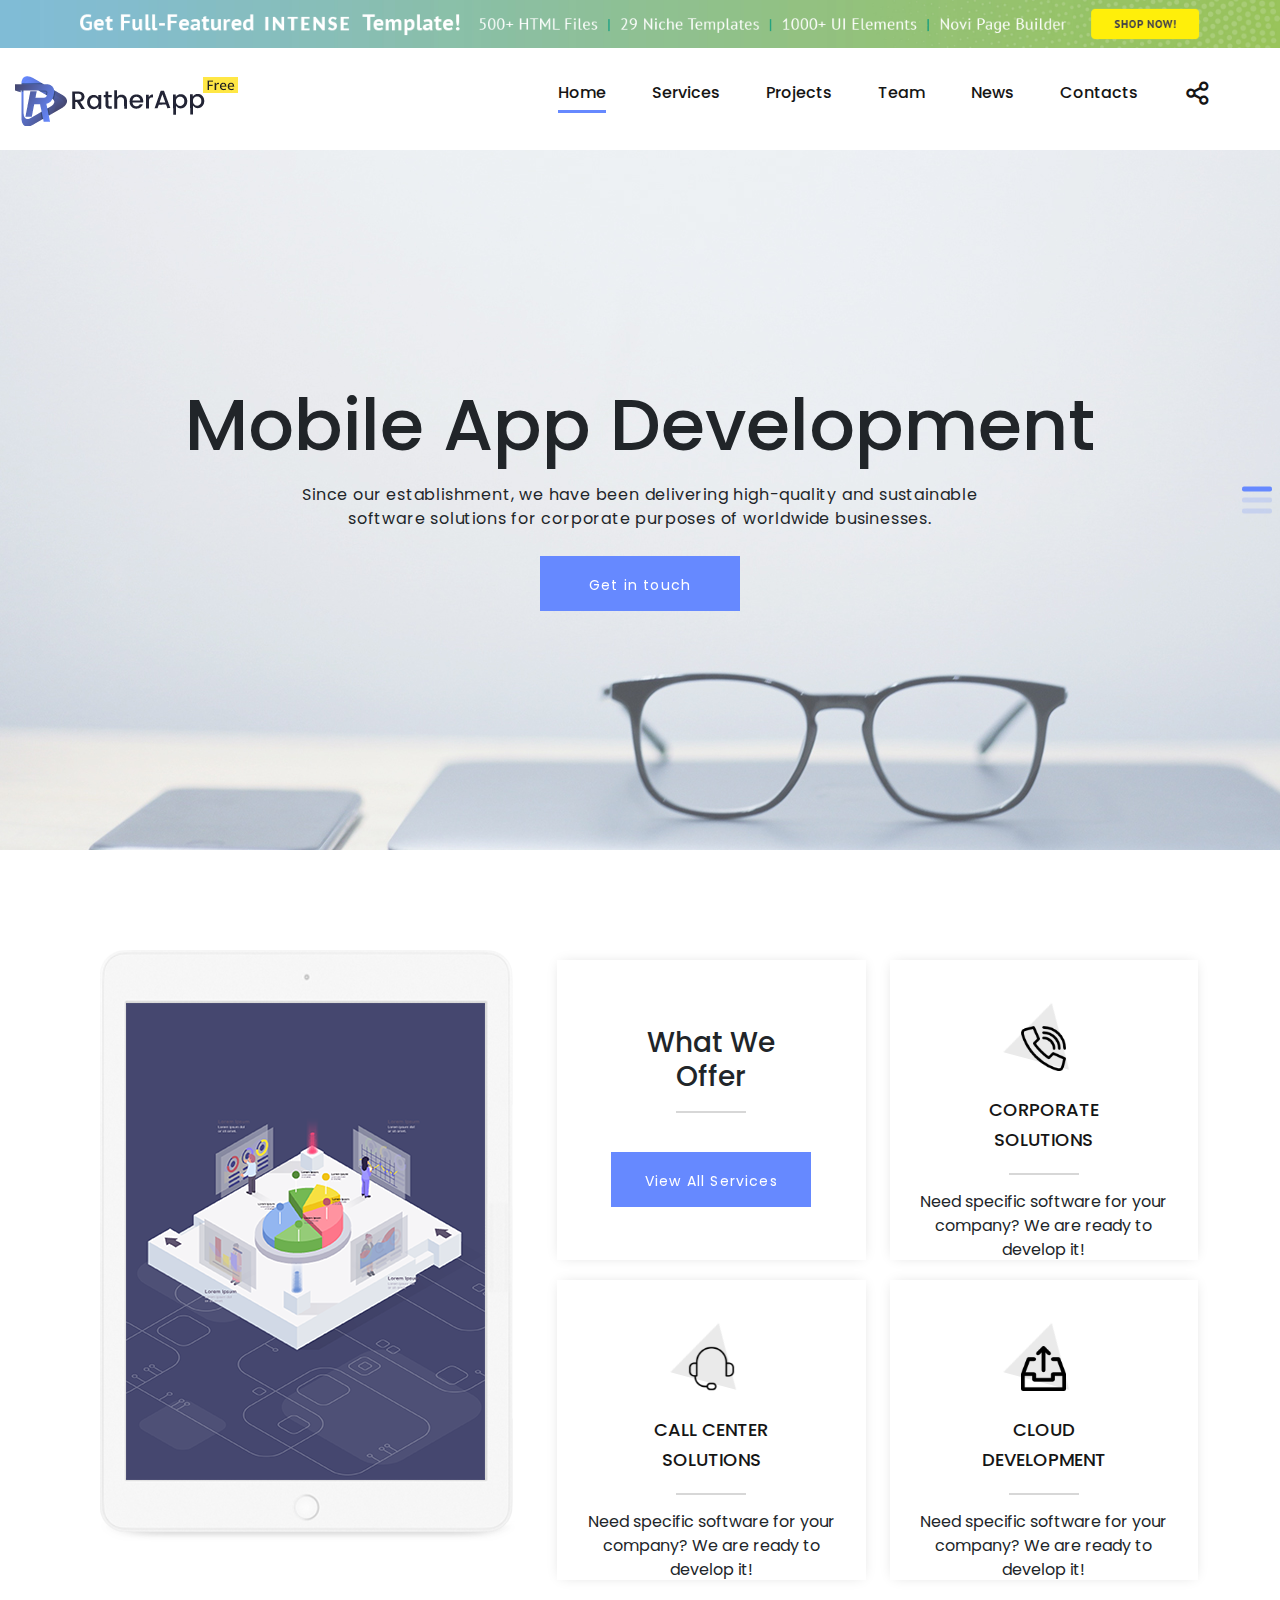
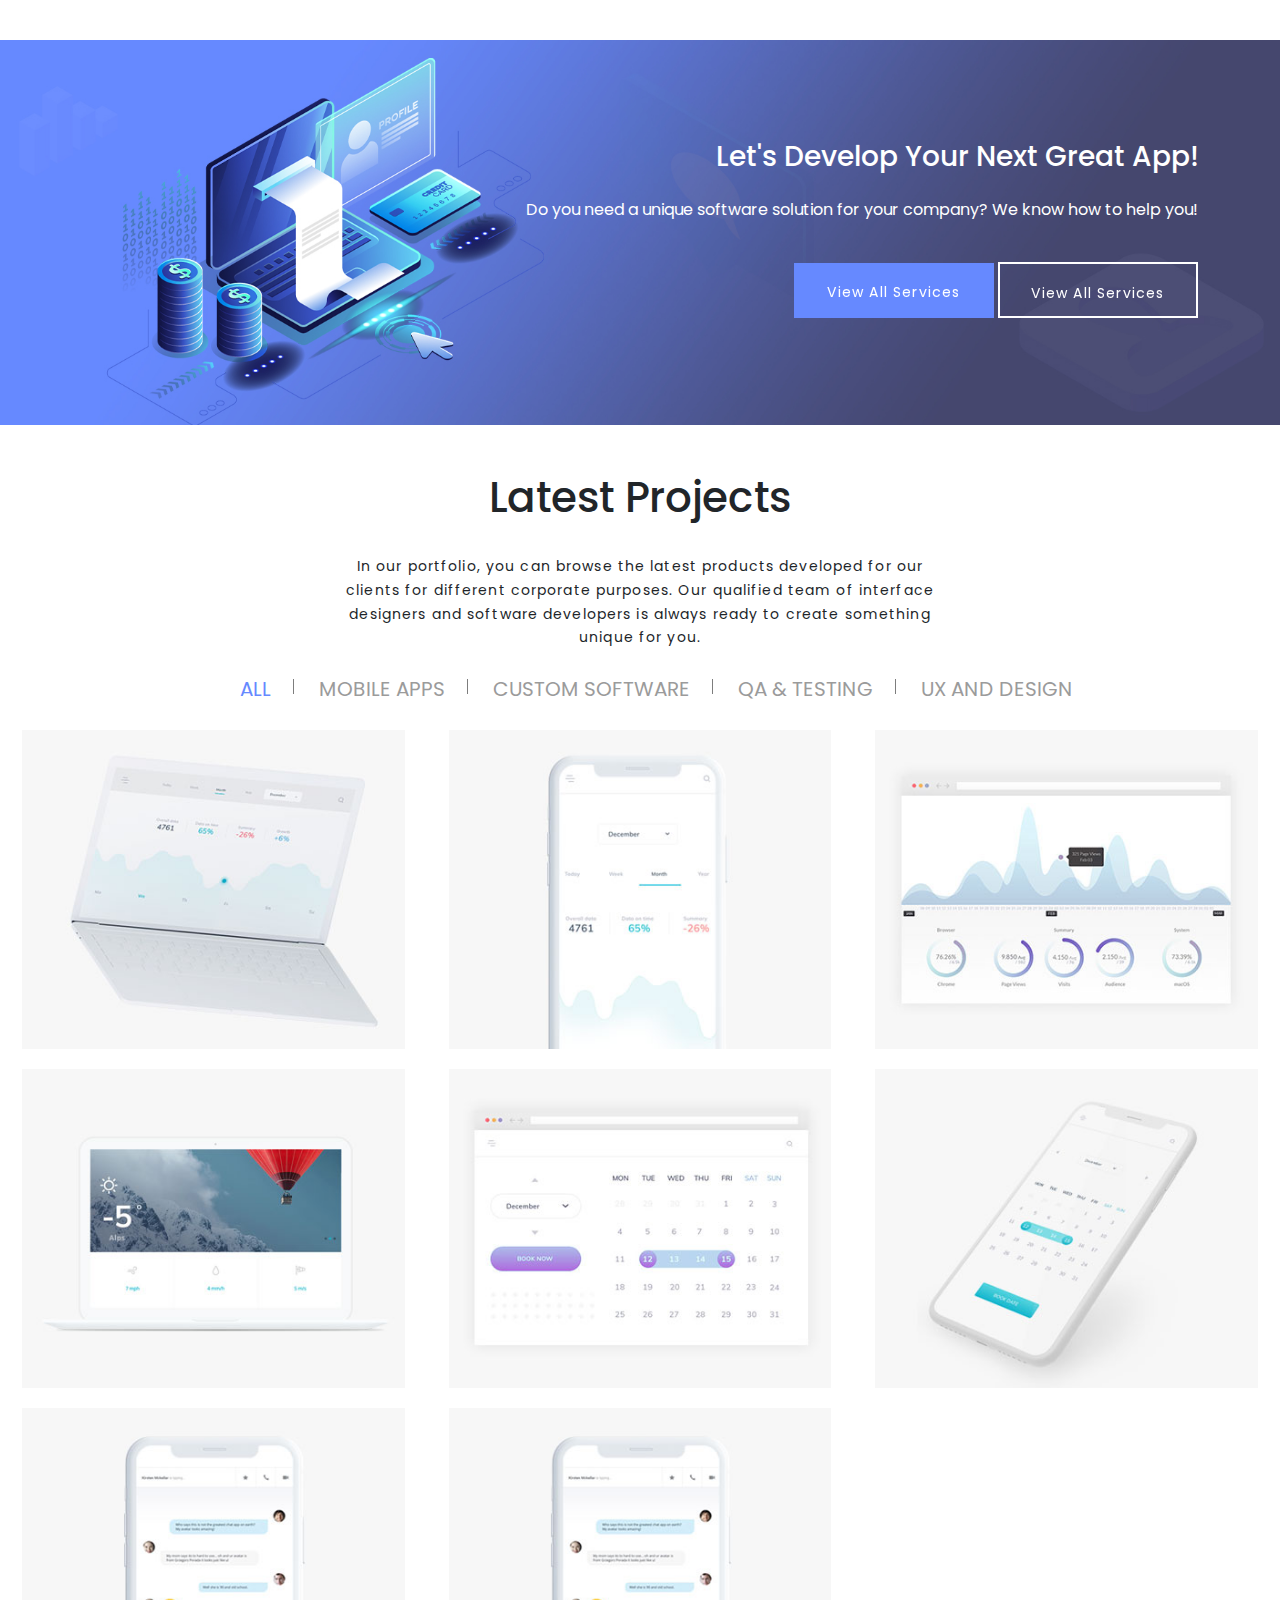
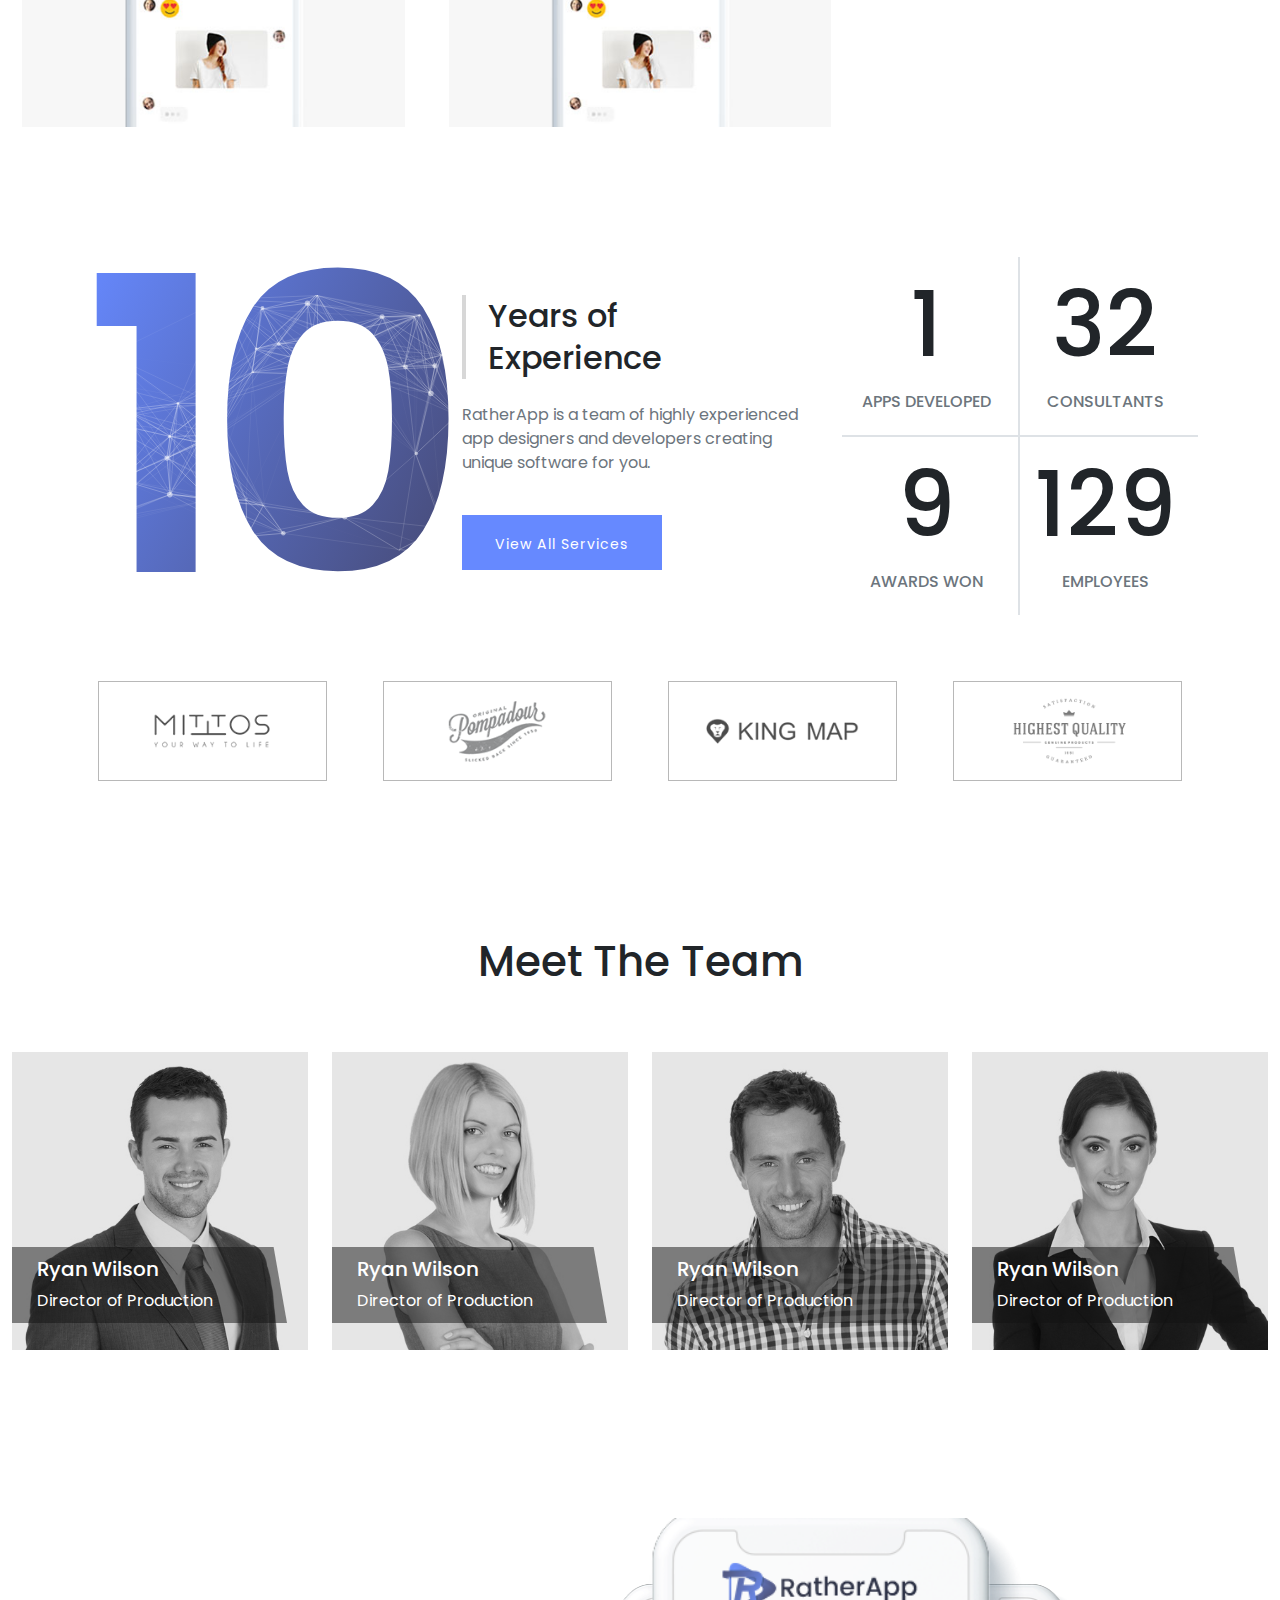
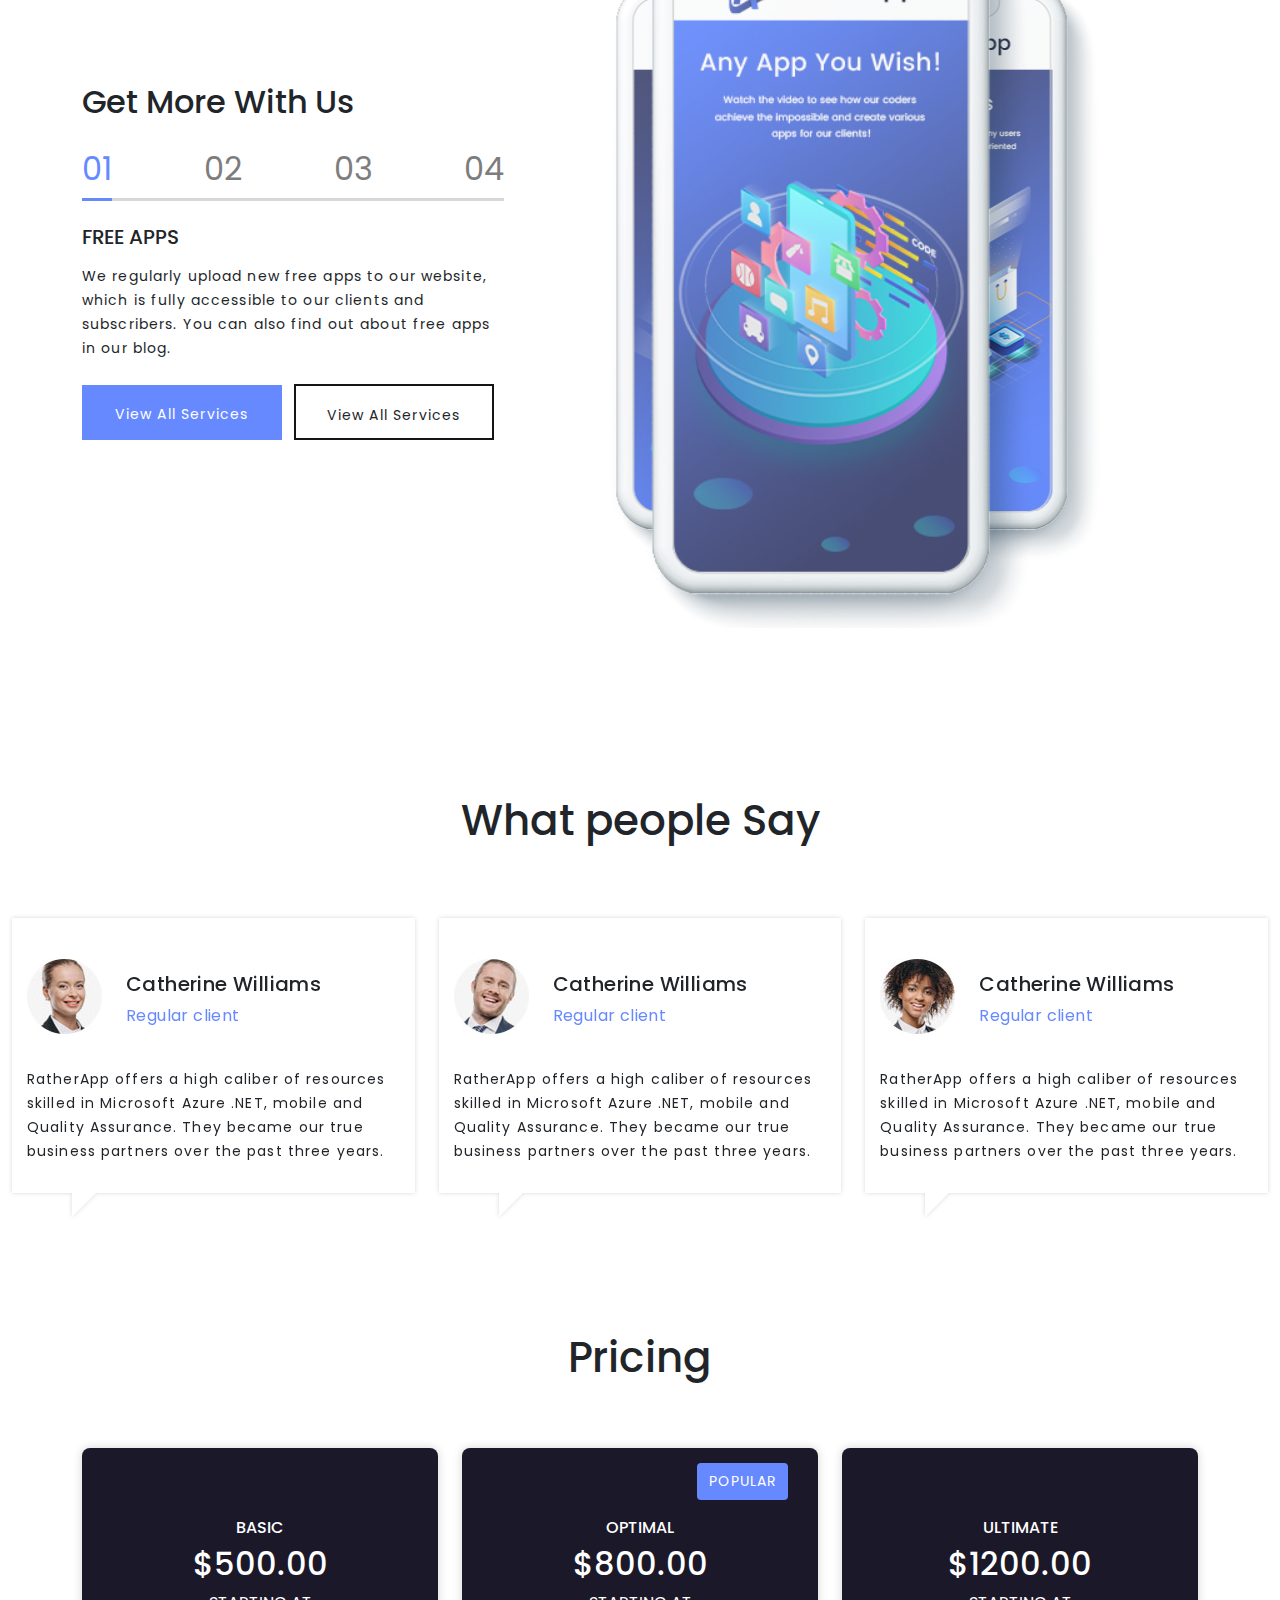
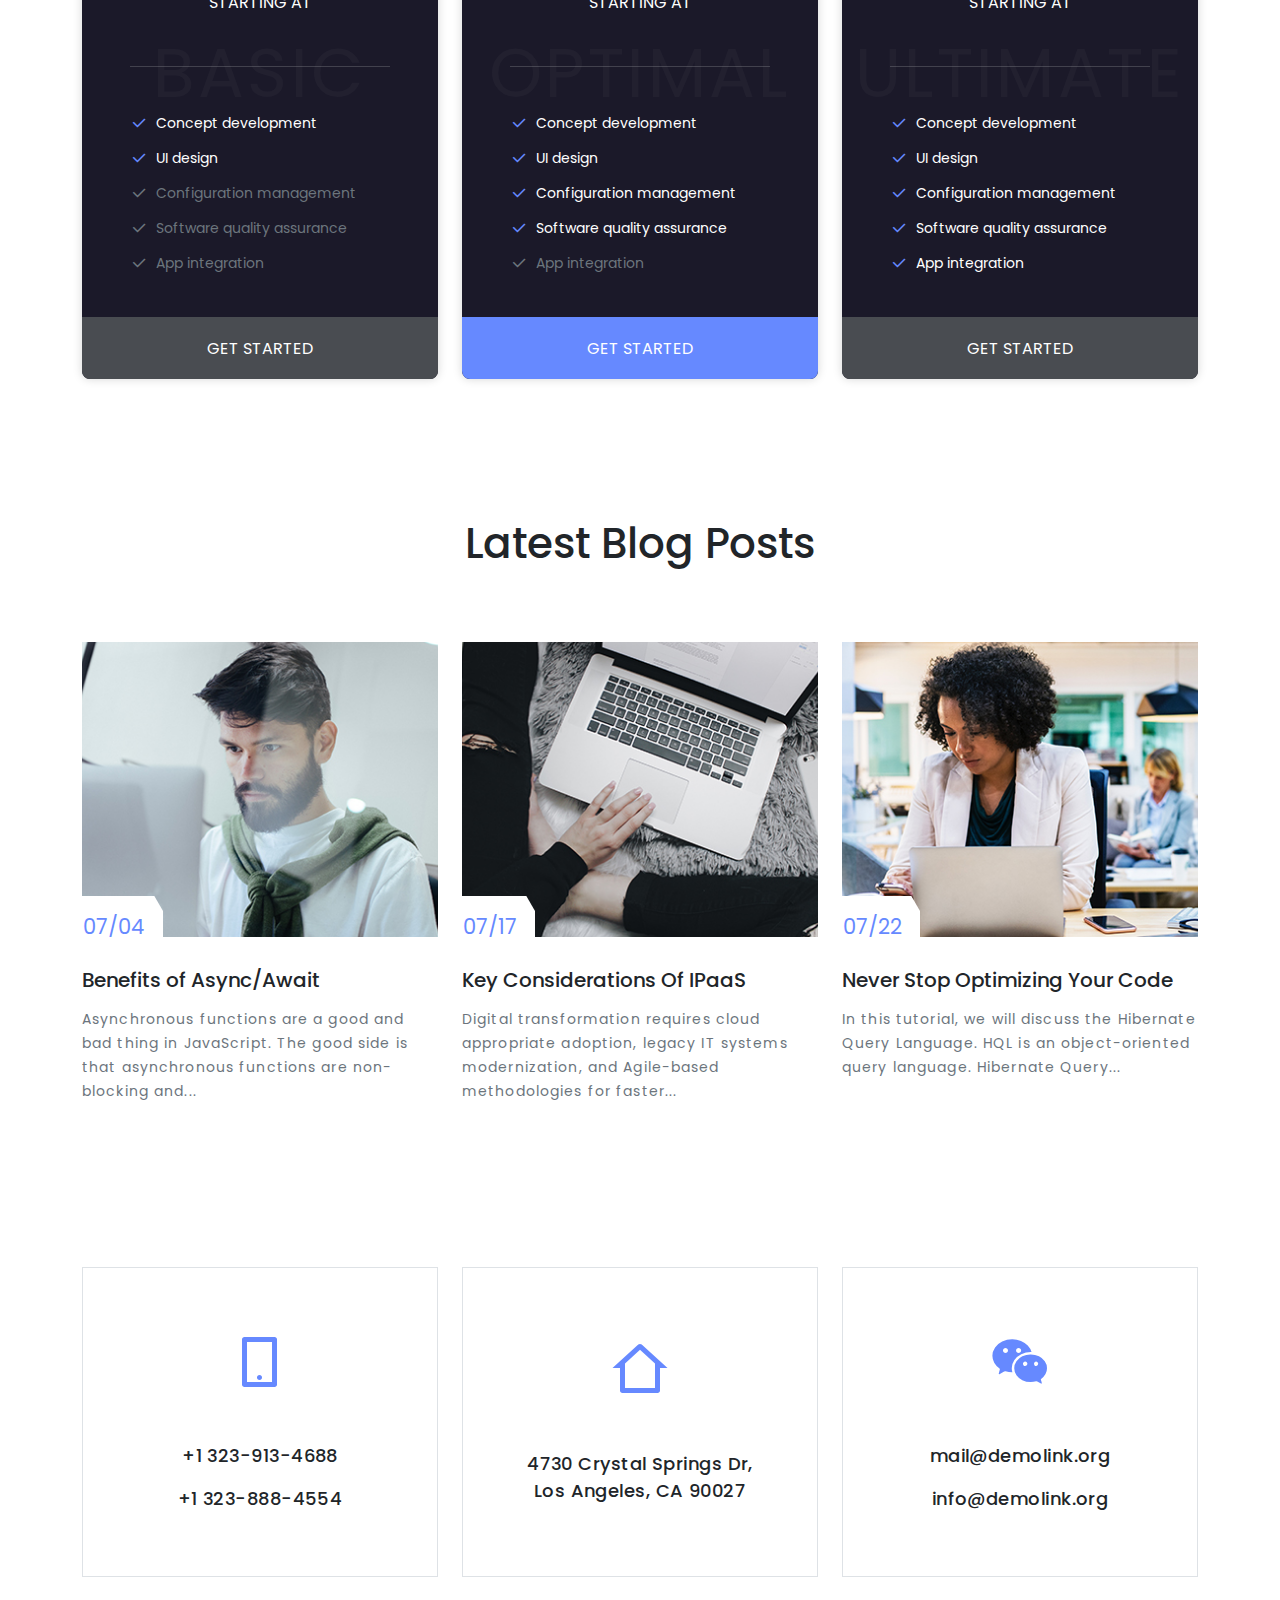
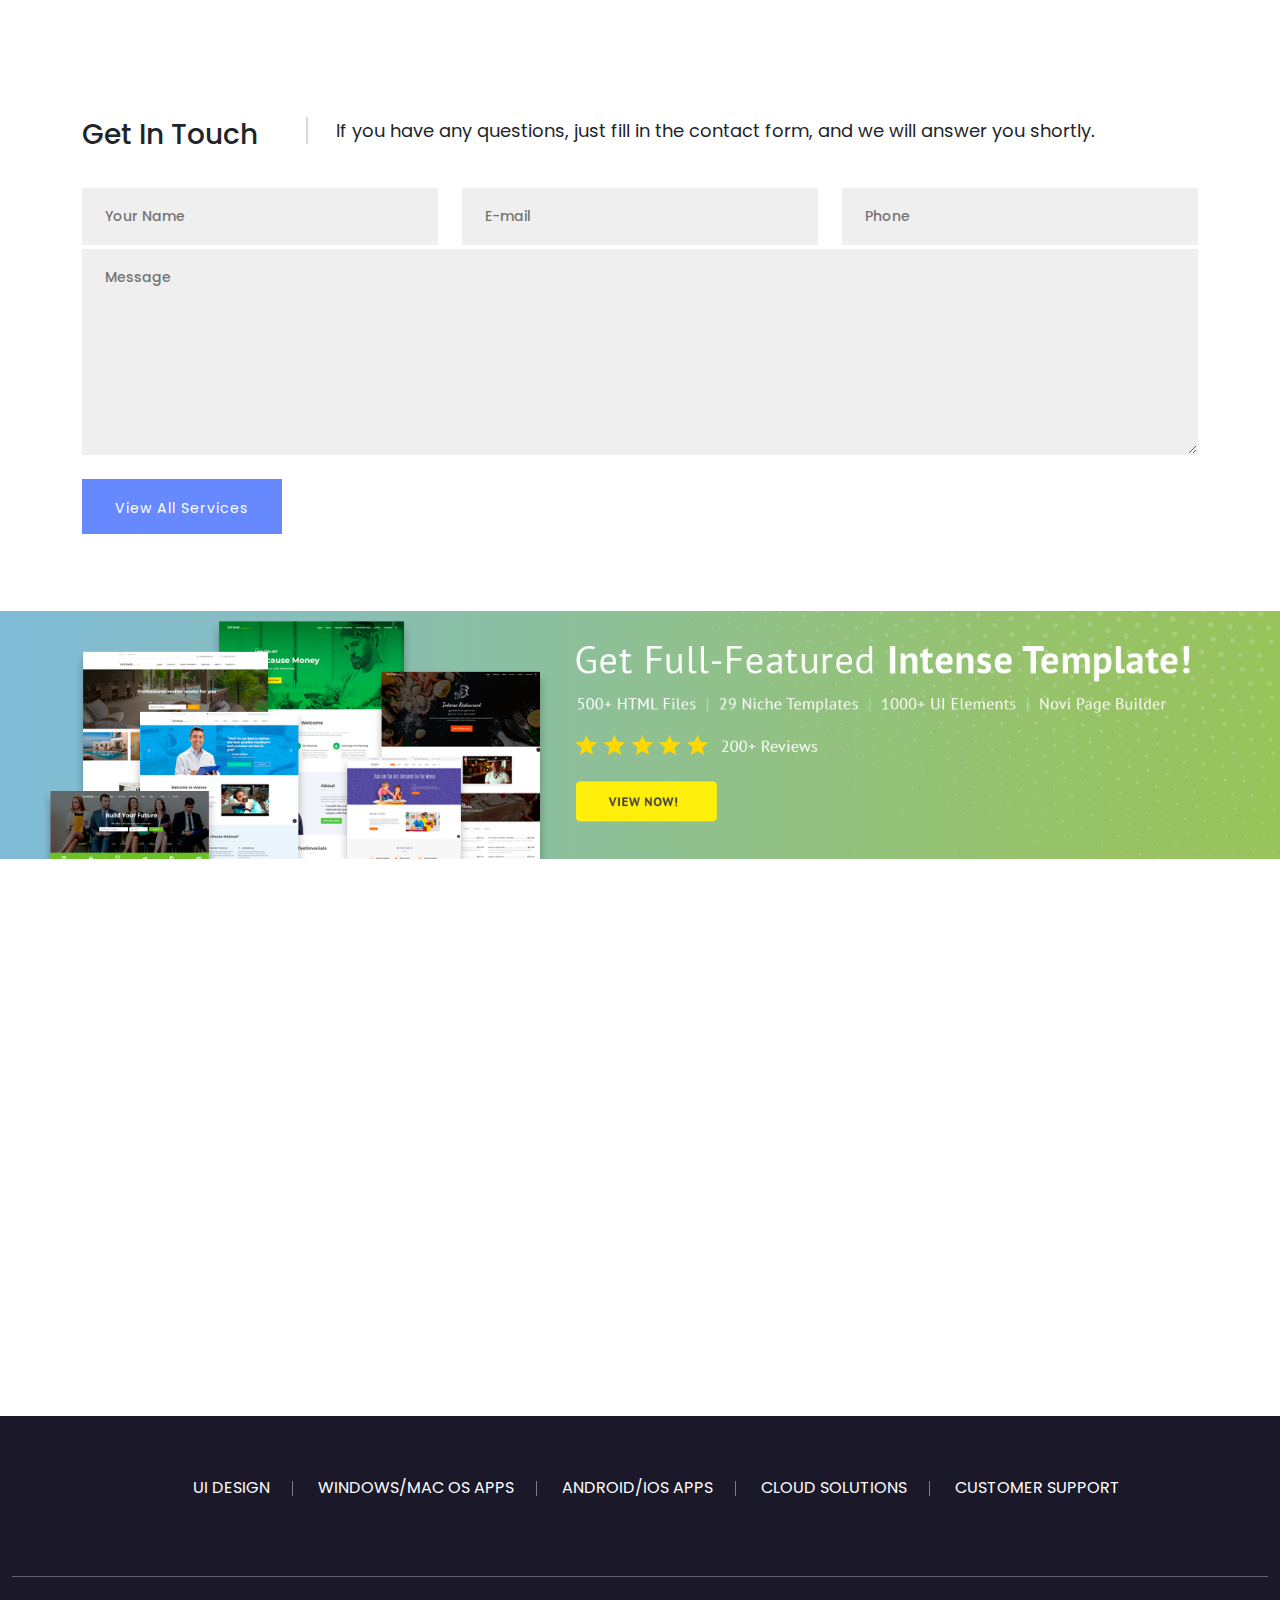
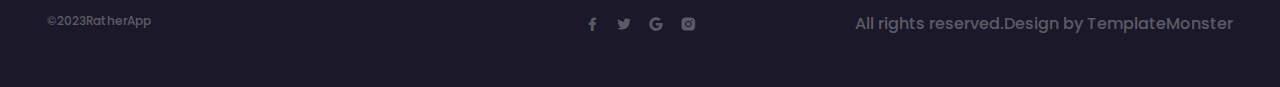
<file: j_Qurery_project/index.html>
<!DOCTYPE html>
<html>

<head>
    <meta charset="UTF-8">
    <meta name="viewport" content="width=device-width, initial-scale=1.0">
    <title>J-Query_Project</title>
    <link rel="stylesheet" href="css/slick.min.css" type="text/css">
    <link rel="stylesheet" href="css/app.css" type="text/css">
    <link rel="stylesheet" href="css/swiper-bundle.min.css" type="text/css">
    <link rel="stylesheet" href="fonts/stylesheet.css" type="text/css">
    <link rel="stylesheet" href="remix/remixicon.css" type="text/css">
    <link rel="stylesheet" href="css/jquery.fancybox.min.css" type="text/css">
    <link rel="stylesheet" href="css/bootstrap.min.css" type="text/css">
    <link rel="stylesheet" href="css/style.css" type="text/css">
</head>

<body>
    <!-- Topbar Start -->
    <section>
        <div class="topbar">
            <a href="javascript:void(0)">
                <img src="images/topbar.png" alt="topbar" title="topbar">
            </a>
        </div>
    </section>
    <!-- Topbar End -->
    <!-- header start -->
    <header>
        <div class="d-flex justify-content-between align-items-center">
            <div class="logo d-flex">
                <div class="menu">
                    <i class="ri-menu-line"></i>
                </div>
                <a href="javascript:void(0)"><img src="images/logo.png" alt="logo" title="logo"></a>
            </div>
            <nav>
                <ul class="d-flex align-items-center">
                    <li><a href="javascript:void(0)" class="home">Home</a></li>
                    <li><a href="javascript:void(0)">Services</a></li>
                    <li><a href="javascript:void(0)">Projects</a></li>
                    <li><a href="javascript:void(0)">Team</a></li>
                    <li><a href="javascript:void(0)">News</a></li>
                    <li><a href="javascript:void(0)">Contacts</a></li>
                    <div class="share">
                        <a href="javascript:void(0)"><i class="ri-share-line"></i>
                            <div class="d-flex share-icon">
                                <a href="javascript:void(0)"><i class="ri-facebook-fill"></i></a>
                                <a href="javascript:void(0)"><i class="ri-twitter-fill"></i></a>
                                <a href="javascript:void(0)"><i class="ri-google-fill"></i></a>
                                <a href="javascript:void(0)"><i class="ri-instagram-fill"></i></a>
                            </div>
                        </a>
                    </div>
                </ul>
            </nav>
        </div>
    </header>
    <!-- header end -->
    <main>
        <!-- banner start -->
        <section class="banner">
            <div class="swiper myswiper">
                <div class="swiper-wrapper">
                    <div class="swiper-slide">
                        <div class="container">
                            <h2>Mobile App Development</h2>
                            <p class="banner-p">Since our establishment, we have been delivering high-quality and
                                sustainable software solutions for corporate purposes of worldwide businesses.</p>
                            <a href="javascript:void(0)" class="banner-btn get">
                                <p class="banner-text">Get in touch</p>
                            </a>
                        </div>
                    </div>
                    <div class="swiper-slide">
                        <div class="slide-2">
                            <div class="container">
                                <h2>Experienced Team</h2>
                                <p class="banner-p">We are a team of qualified software developers, aimed at creating
                                    unique and powerful tools for your business & everyday life.</p>
                                <a href="javascript:void(0)" class="banner-btn get">
                                    <p class="banner-text">Get in touch</p>
                                </a>
                            </div>
                        </div>
                    </div>
                    <div class="swiper-slide">
                        <div class="slide-3">
                            <div class="container">
                                <h2>Award-Winning Software</h2>
                                <p class="banner-p">The software solutions developed by our company have been numerously
                                    awarded for usability and innovative features.</p>
                                <a href="javascript:void(0)" class="banner-btn get">
                                    <p class="banner-text">Get in touch</p>
                                </a>
                            </div>
                        </div>
                    </div>
                </div>
                <div class="swiper-pagination"></div>
            </div>
            <form class="get-view">
                <div class="row">
                    <div class="col-12">
                        <div class="d-flex justify-content-between">
                            <h4>Contact Us</h4>
                            <a href="javascript:void(0)"><i class="ri-close-line close text-dark fs-4"></i></a>
                        </div>
                        <hr/>
                    </div>
                    <div class="col-12">
                        <input type="text" class="form-text m-2" placeholder="Your Name">
                    </div>
                    <div class="col-12">
                        <input type="email" class="form-text m-2" placeholder="E-mail">
                    </div>
                    <div class="col-12">
                        <input type="number" class="form-text m-2" placeholder="Phone">
                    </div>
                    <div class="col-12">
                        <textarea name="messag" class="form-text" placeholder="Message"
                            style="height: 206px;"></textarea>
                    </div>
                </div>
                <a href="javascript:void(0)" class="count-btn mt-4">
                    <p class="banner-text">Send Message</p>
                </a>
            </form>
        </section>
        <!-- banner end -->
        <!-- services start -->
        <section class="services-py">
            <div class="container">
                <div class="row">
                    <div class="col-sm-12 col-lg-5">
                        <div class="services-img d-flex justify-content-center">
                            <img src="images/services.png" alt="services" title="services" height="592" width="415">
                        </div>
                    </div>
                    <div class="col-sm-12 col-lg-7">
                        <div class="row">
                            <div class="col-xs-12 col-sm-6">
                                <div class="services-item">
                                    <h3>What We <br /> Offer</h3>
                                    <div class="services-line"></div>
                                    <a href="javascript:void(0)" class="banner-btn mt-4">
                                        <p class="banner-text">View All Services</p>
                                    </a>
                                </div>
                            </div>
                            <div class="col-xs-12 col-sm-6">
                                <div class="services-item">
                                    <div class="services-icon">
                                        <img src="images/call.png" width="45px">
                                    </div>
                                    <h5 class="mt-4"><a href="javascript:void(0)">CORPORATE<br />SOLUTIONS</a></h5>
                                    <div class="services-line"></div>
                                    <p>Need specific software for your company? We are ready to develop it!</p>
                                </div>
                            </div>
                            <div class="col-xs-12 col-sm-6">
                                <div class="services-item">
                                    <div class="services-icon">
                                        <img src="images/support.png" width="45px">
                                    </div>
                                    <h5 class="mt-4"><a href="javascript:void(0)">CALL CENTER<br />SOLUTIONS</a></h5>
                                    <div class="services-line"></div>
                                    <p>Need specific software for your company? We are ready to develop it!</p>
                                </div>
                            </div>
                            <div class="col-xs-12 col-sm-6">
                                <div class="services-item">
                                    <div class="services-icon">
                                        <img src="images/outbox.png" width="45px">
                                    </div>
                                    <h5 class="mt-4"><a href="javascript:void(0)">CLOUD<br />DEVELOPMENT</a></h5>
                                    <div class="services-line"></div>
                                    <p>Need specific software for your company? We are ready to develop it!</p>
                                </div>
                            </div>
                        </div>
                    </div>
                </div>
            </div>
        </section>
        <!-- services end -->
        <!-- develop start-->
        <section class="develop">
            <div class="develop-img">
                <img src="images/parallax-1.jpg" alt="develop" width="100%" height="auto">
            </div>
            <div class="develop-item">
                <div class="container">
                    <div class="row justify-content-end text-end">
                        <div class="col-sm-9">
                            <div class="develop-text">
                                <h3 class="text-white">Let's Develop Your Next Great App!</h3>
                                <p class="text-white mt-4">Do you need a unique software solution for your company? We
                                    know
                                    how to help you!</p>
                                <a href="javascript:void(0)" class="banner-btn mt-4">
                                    <p class="banner-text">View All Services</p>
                                </a>
                                <a href="javascript:void(0)" class="develop-btn mt-4">
                                    <p class="banner-text">View All Services</p>
                                </a>
                            </div>
                        </div>
                    </div>
                </div>
            </div>
        </section>
        <!-- develop end -->
        <!-- project start -->
        <section class="py-5">
            <div class="project-title text-center">
                <h2>Latest Projects</h2>
                <p class="mt-3 pt-3">In our portfolio, you can browse the latest products developed for our clients
                    for
                    different corporate purposes. Our qualified team of interface designers and software developers
                    is
                    always ready to create something unique for you.</p>
            </div>
            <div class="mt-4">
                <ul class="d-flex justify-content-center align-items-center project-head">
                    <li class="px-4"><a href="javascript:void(0)" class="fs-5">ALL</a></li>
                    <li class="project-list px-4"><a href="javascript:void(0)" class="fs-5">MOBILE APPS</a></li>
                    <li class="project-list px-4"><a href="javascript:void(0)" class="fs-5">CUSTOM SOFTWARE</a></li>
                    <li class="project-list px-4"><a href="javascript:void(0)" class="fs-5">QA & TESTING</a></li>
                    <li class="project-list px-4"><a href="javascript:void(0)" class="fs-5">UX AND DESIGN</a></li>
                </ul>
            </div>
            <div class="container-fluid">
                <div class="row">
                    <div class="col-sm-6 col-lg-4">
                        <div class="project-item">
                            <div class="project-img">
                                <img src="images/p1.jpg" alt="project" width="100%" height="auto">
                            </div>
                            <div class="project-text d-flex align-items-start  flex-column justify-content-center">
                                <div class="d-flex align-items-center">
                                    <a href="images/p1.jpg" class="project-icon" data-fancybox="group"><i
                                            class="ri-search-line fs-2"></i>
                                        </a>
                                    <a href="javascript:void(0)" class="project-h5">
                                        <h5 class="ms-3 mt-2">FinStep</h5>
                                    </a>
                                </div>
                                <p class="mt-3 project-p">We work hard on every app to deliver top-notch features with
                                    great
                                    UI that you won’t find anywhere else.</p>
                            </div>
                        </div>
                    </div>
                    <div class="col-sm-6 col-lg-4">
                        <div class="project-item">
                            <div class="project-img">
                                <img src="images/p2.jpg" alt="project" width="100%" height="auto">
                            </div>
                            <div class="project-text d-flex align-items-start  flex-column justify-content-center">
                                <div class="d-flex align-items-center"> <a href="images/p2.jpg" class="project-icon" data-fancybox="group"><i
                                    class="ri-search-line fs-2"></i>
                                </a>
                                    <a href="javascript:void(0)" class="project-h5">
                                        <h5 class="ms-3 mt-2">WiseMoney</h5>
                                    </a>
                                </div>
                                <p class="mt-3 project-p">We work hard on every app to deliver top-notch features with
                                    great
                                    UI that you won’t find anywhere else.</p>
                            </div>
                        </div>
                    </div>
                    <div class="col-sm-6 col-lg-4">
                        <div class="project-item">
                            <div class="project-img">
                                <img src="images/p3.jpg" alt="project" width="100%" height="auto">
                            </div>
                            <div class="project-text d-flex align-items-start  flex-column justify-content-center">
                                <div class="d-flex align-items-center"> <a href="images/p3.jpg" class="project-icon" data-fancybox="group"><i
                                    class="ri-search-line fs-2"></i>
                                </a>
                                    <a href="javascript:void(0)" class="project-h5">
                                        <h5 class="ms-3 mt-2">Q-Manage</h5>
                                    </a>
                                </div>
                                <p class="mt-3 project-p">We work hard on every app to deliver top-notch features with
                                    great
                                    UI that you won’t find anywhere else.</p>
                            </div>
                        </div>
                    </div>
                    <div class="col-sm-6 col-lg-4">
                        <div class="project-item">
                            <div class="project-img">
                                <img src="images/p4.jpg" alt="project" width="100%" height="auto">
                            </div>
                            <div class="project-text d-flex align-items-start  flex-column justify-content-center">
                                <div class="d-flex align-items-center"><a href="images/p4.jpg" class="project-icon" data-fancybox="group"><i
                                    class="ri-search-line fs-2"></i>
                                </a>
                                    <a href="javascript:void(0)" class="project-h5">
                                        <h5 class="ms-3 mt-2">WeatherCast</h5>
                                    </a>
                                </div>
                                <p class="mt-3 project-p">We work hard on every app to deliver top-notch features with
                                    great
                                    UI that you won’t find anywhere else.</p>
                            </div>
                        </div>
                    </div>
                    <div class="col-sm-6 col-lg-4">
                        <div class="project-item">
                            <div class="project-img">
                                <img src="images/p5.jpg" alt="project" width="100%" height="auto">
                            </div>
                            <div class="project-text d-flex align-items-start  flex-column justify-content-center">
                                <div class="d-flex align-items-center"> <a href="images/p5.jpg" class="project-icon" data-fancybox="group"><i
                                    class="ri-search-line fs-2"></i>
                                </a>
                                    <a href="javascript:void(0)" class="project-h5">
                                        <h5 class="ms-3 mt-2">Home Calendar</h5>
                                    </a>
                                </div>
                                <p class="mt-3 project-p">We work hard on every app to deliver top-notch features with
                                    great
                                    UI that you won’t find anywhere else.</p>
                            </div>
                        </div>
                    </div>
                    <div class="col-sm-6 col-lg-4">
                        <div class="project-item">
                            <div class="project-img">
                                <img src="images/p6.jpg" alt="project" width="100%" height="auto">
                            </div>
                            <div class="project-text d-flex align-items-start  flex-column justify-content-center">
                                <div class="d-flex align-items-center"><a href="images/p6.jpg" class="project-icon" data-fancybox="group"><i
                                    class="ri-search-line fs-2"></i>
                                </a>
                                    <a href="javascript:void(0)" class="project-h5">
                                        <h5 class="ms-3 mt-2">MPlanner</h5>
                                    </a>
                                </div>
                                <p class="mt-3 project-p">We work hard on every app to deliver top-notch features with
                                    great
                                    UI that you won’t find anywhere else.</p>
                            </div>
                        </div>
                    </div>
                    <div class="col-sm-6 col-lg-4">
                        <div class="project-item">
                            <div class="project-img">
                                <img src="images/p7.jpg" alt="project" width="100%" height="auto">
                            </div>
                            <div class="project-text d-flex align-items-start  flex-column justify-content-center">
                                <div class="d-flex align-items-center"> <a href="images/p7.jpg" class="project-icon" data-fancybox="group"><i
                                    class="ri-search-line fs-2"></i>
                                </a>
                                    <a href="javascript:void(0)" class="project-h5">
                                        <h5 class="ms-3 mt-2">Alice Messenger</h5>
                                    </a>
                                </div>
                                <p class="mt-3 project-p">We work hard on every app to deliver top-notch features with
                                    great
                                    UI that you won’t find anywhere else.</p>
                            </div>
                        </div>
                    </div>
                    <div class="col-sm-6 col-lg-4">
                        <div class="project-item">
                            <div class="project-img">
                                <img src="images/p7.jpg" alt="project" width="100%" height="auto">
                            </div>
                            <div class="project-text d-flex align-items-start  flex-column justify-content-center">
                                <div class="d-flex align-items-center"> <a href="images/p8.jpg" class="project-icon" data-fancybox="group"><i
                                    class="ri-search-line fs-2"></i>
                                </a>
                                    <a href="javascript:void(0)" class="project-h5">
                                        <h5 class="ms-3 mt-2">WiseMoney</h5>
                                    </a>
                                </div>
                                <p class="mt-3 project-p">We work hard on every app to deliver top-notch features with
                                    great
                                    UI that you won’t find anywhere else.</p>
                            </div>
                        </div>
                    </div>
                </div>
            </div>
        </section>
        <!-- project end -->
        <!-- counts start -->
        <section class="py">
            <div class="container">
                <div class="row align-items-center">
                    <div class=" col-lg-6 col-xl-4">
                        <a href="javascript:void(0)">
                            <div class="counts-img text-end">
                                <div id="particles-js"></div>
                                <div class="count-particles">10</div>
                            </div>
                        </a>
                    </div>
                    <div class=" col-lg-6 col-xl-4">
                        <div class="count-text">
                            <h3 class="count-h3">Years of<br /> Experience</h3>
                            <p class="text-secondary mt-4">RatherApp is a team of highly experienced app designers and
                                developers creating unique software for you.</p>
                            <a href="javascript:void(0)" class="count-btn mt-4">
                                <p class="banner-text">View All Services</p>
                            </a>
                        </div>
                    </div>
                    <div class="col-lg-4">
                        <div id="counter-stats">
                            <div class="container">
                                <div class="row">
                                    <div
                                        class="col-md-6 col-lg-6 count-border border border-2 border-top-0 border-start-0">
                                        <div class="count stats pe-2 pb-3">
                                            <div class="count-no">
                                                <i class="fa fa-check" aria-hidden="true"></i>
                                                <div class="counting" data-count="2">0</div>
                                                <h6 class="text-secondary">APPS DEVELOPED</h6>
                                            </div>
                                        </div>
                                    </div>
                                    <div
                                        class="col-md-6 col-lg-6 count-border border border-2 border-top-0 border-start-0 border-end-0">
                                        <div class="count stats pe-2 pb-3">
                                            <div class="count-no">
                                                <i class="fa fa-check" aria-hidden="true"></i>
                                                <div class="counting" data-count="40">0</div>
                                                <h6 class="text-secondary">CONSULTANTS</h6>
                                            </div>
                                        </div>
                                    </div>
                                    <div
                                        class="col-md-6 col-lg-6 count-border border border-2 border-top-0 border-start-0 border-bottom-0">
                                        <div class="count stats pe-2 pb-3">
                                            <div class="count-no">
                                                <i class="fa fa-check" aria-hidden="true"></i>
                                                <div class="counting" data-count="12">0</div>
                                                <h6 class="text-secondary">AWARDS WON</h6>
                                            </div>
                                        </div>
                                    </div>
                                    <div
                                        class="col-md-6 col-lg-6 count-border border border-2 border-top-0 border-start-0 border-bottom-0 border-end-0">
                                        <div class="count stats pe-2 pb-3">
                                            <div class="count-no">
                                                <i class="fa fa-check" aria-hidden="true"></i>
                                                <div class="counting" data-count="160">0</div>
                                                <h6 class="text-secondary">EMPLOYEES</h6>
                                            </div>
                                        </div>
                                    </div>
                                </div>
                            </div>
                        </div>
                    </div>
                    <div class="col-lg-6 col-xl-12 mt-5">
                        <div class="row">
                            <div class="col-sm-6 col-lg-6 col-xl-3"><a href="javascript:void(0)" class="count-img m-3"><img
                                        src="images/c1.png" alt="count" width="100%"></a></div>
                            <div class="col-sm-6 col-lg-6 col-xl-3"><a href="javascript:void(0)" class="count-img m-3"><img
                                        src="images/c2.png" alt="count" width="100%"></a></div>
                            <div class="col-sm-6 col-lg-6 col-xl-3"><a href="javascript:void(0)" class="count-img m-3"><img
                                        src="images/c3.png" alt="count" width="100%"></a></div>
                            <div class="col-sm-6 col-lg-6 col-xl-3"><a href="javascript:void(0)" class="count-img m-3"><img
                                        src="images/c4.png" alt="count" width="100%"></a></div>
                        </div>
                    </div>
                </div>
            </div>
            </div>
            </div>
        </section>
        <!-- counts end -->
        <!-- team start -->
        <section class="py">
            <div class="container-fluid">
                <div class="team-title text-center mb-5">
                    <h2>Meet The Team</h2>
                </div>
                <div class="row">
                    <div class="col-sm-6 col-md-4 col-lg-3">
                        <div class="team-class mt-3">
                            <a href="javascript:void(0)" class="team-img"><img src="images/t1.jpg" alt="team"></a>
                            <div class="team-text">
                                <h5><a href="javascript:void(0)" class="text-white">Ryan Wilson</a></h5>
                                <p class="text-white mb-0">Director of Production</p>
                            </div>
                        </div>
                    </div>
                    <div class="col-sm-6 col-md-4 col-lg-3">
                        <div class="team-class mt-3">
                            <a href="javascript:void(0)" class="team-img"><img src="images/t2.jpg" alt="team"></a>
                            <div class="team-text">
                                <h5><a href="javascript:void(0)" class="text-white">Ryan Wilson</a></h5>
                                <p class="text-white mb-0">Director of Production</p>
                            </div>
                        </div>
                    </div>
                    <div class="col-sm-6 col-md-4 col-lg-3">
                        <div class="team-class mt-3">
                            <a href="javascript:void(0)" class="team-img"><img src="images/t3.jpg" alt="team"></a>
                            <div class="team-text">
                                <h5><a href="javascript:void(0)" class="text-white">Ryan Wilson</a></h5>
                                <p class="text-white mb-0">Director of Production</p>
                            </div>
                        </div>
                    </div>
                    <div class="col-sm-6 col-md-4 col-lg-3">
                        <div class="team-class mt-3">
                            <a href="javascript:void(0)" class="team-img"><img src="images/t4.jpg" alt="team"></a>
                            <div class="team-text">
                                <h5><a href="javascript:void(0)" class="text-white">Ryan Wilson</a></h5>
                                <p class="text-white mb-0">Director of Production</p>
                            </div>
                        </div>
                    </div>
                </div>

            </div>
        </section>
        <!-- team end -->
        <!-- app start -->
        <section class="py">
            <div class="container">
                <div class="row align-items-center">
                    <div class="col-lg-6">
                        <div class="app mb-3">
                            <h2 class="mb-4">Get More With Us</h2>
                            <div>
                                <ul class="app-no d-flex justify-content-between">
                                    <li class="app-count app-one"><a href="javascript:void(0)">01</a></li>
                                    <li class="app-count"><a href="#tab-2" data-toggle="tab-2">02</a></li>
                                    <li class="app-count"><a href="#tab-3">03</a></li>
                                    <li class="app-count"><a href="#tab-4">04</a></li>
                                </ul>
                            </div>
                            <div class="app-text" id="tab-1">
                                <h5 class="mt-4">FREE APPS</h5>
                                <p class="mb-4 mt-3 app-p">We regularly upload new free apps to our website, which is
                                    fully
                                    accessible to our clients and subscribers. You can also find out about free apps in
                                    our blog.</p>
                                <a href="javascript:void(0)" class="count-btn me-2">
                                    <p class="banner-text">View All Services</p>
                                </a>
                                <a href="javascript:void(0)" class="app-btn">
                                    <p class="banner-text text-dark">View All Services</p>
                                </a>
                            </div>
                        </div>
                    </div>
                    <div class="col-lg-6">
                        <div class="container">
                            <div class="rev_slider">
                                <div class="rev_slide">
                                    <img src="images/a1.png" alt="">
                                </div>
                                <div class="rev_slide">
                                    <img src="images/a2.png" alt="">
                                </div>
                                <div class="rev_slide">
                                    <img src="images/a1.png" alt="">
                                </div>
                                <div class="rev_slide">
                                    <img src="images/a2.png" alt="">
                                </div>
                            </div>
                        </div>
                    </div>
                </div>
            </div>
        </section>
        <!-- app end -->
        <!-- review start -->
        <section class="py">
            <div class="review-title text-center mb-5">
                <h2>What people Say</h2>
            </div>
            <div class="container-fluid">
                <div class="row">
                    <div class="col-md-6 col-xl-4">
                        <div class="review-item mt-4">
                            <div class="d-flex align-items-center">
                                <div class="review-img me-4">
                                    <a href="javascript:void(0)"><img src="images/r1.jpg" alt="review"></a>
                                </div>
                                <div class="review-img-title mt-4">
                                    <h5><a href="javascript:void(0)" class="text-dark">Catherine Williams</a></h5>
                                    <p>Regular client</p>
                                </div>
                            </div>
                            <p class="review-item-p mt-4">RatherApp offers a high caliber of resources skilled in
                                Microsoft Azure .NET, mobile and Quality Assurance. They became our true business
                                partners over the past three years.</p>
                        </div>
                    </div>
                    <div class="col-md-6 col-xl-4">
                        <div class="review-item mt-4">
                            <div class="d-flex align-items-center">
                                <div class="review-img me-4">
                                    <a href="javascript:void(0)"><img src="images/r2.jpg" alt="review"></a>
                                </div>
                                <div class="review-img-title mt-4">
                                    <h5><a href="javascript:void(0)" class="text-dark">Catherine Williams</a></h5>
                                    <p>Regular client</p>
                                </div>
                            </div>
                            <p class="review-item-p mt-4">RatherApp offers a high caliber of resources skilled in
                                Microsoft Azure .NET, mobile and Quality Assurance. They became our true business
                                partners over the past three years.</p>
                        </div>
                    </div>
                    <div class="col-md-6 col-xl-4">
                        <div class="review-item mt-4">
                            <div class="d-flex align-items-center">
                                <div class="review-img me-4">
                                    <a href="javascript:void(0)"><img src="images/r3.jpg" alt="review"></a>
                                </div>
                                <div class="review-img-title mt-4">
                                    <h5><a href="javascript:void(0)" class="text-dark">Catherine Williams</a></h5>
                                    <p>Regular client</p>
                                </div>
                            </div>
                            <p class="review-item-p mt-4">RatherApp offers a high caliber of resources skilled in
                                Microsoft Azure .NET, mobile and Quality Assurance. They became our true business
                                partners over the past three years.</p>
                        </div>
                    </div>
                </div>
            </div>
        </section>
        <!-- review end -->
        <!-- pricing start -->
        <section class="py">
            <div class="container">
                <div class="price-title text-center mb-5">
                    <h2>Pricing</h2>
                </div>
                <div class="row">
                    <div class="col-md-6 col-lg-5 col-xl-4">
                        <div class="price-box mt-3">
                            <div class="price-body">
                                <h6>BASIC</h6>
                                <h2>$500.00</h2>
                                <p class="text-uppercase">starting at</p>
                                <div class="price-divider">
                                    <div class="divider"></div>
                                    <span>Basic</span>
                                </div>
                                <ul class="text-start p-0">
                                    <li class="align-items-center d-flex mt-2"><i class="ri-check-fill me-2"></i>Concept
                                        development</li>
                                    <li class="align-items-center d-flex mt-2"><i class="ri-check-fill me-2"></i>UI
                                        design</li>
                                    <li class="align-items-center d-flex text-muted mt-2"><i
                                            class="ri-check-fill me-2 text-muted"></i>Configuration management</li>
                                    <li class="align-items-center d-flex text-muted mt-2"><i
                                            class="ri-check-fill me-2 text-muted"></i>Software quality assurance</li>
                                    <li class="align-items-center d-flex text-muted mt-2"><i
                                            class="ri-check-fill me-2 text-muted"></i>App integration</li>
                                </ul>
                            </div>
                            <div class="price-btn">
                                <a href="javascript:void(0)" class="text-white">Get started</a>
                            </div>
                        </div>
                    </div>
                    <div class="col-md-6 col-lg-5 col-xl-4">
                        <div class="price-box mt-3">
                            <div class="price-body">
                                <div class="price-body-btn text-uppercase">popular</div>
                                <h6 class="text-uppercase">Optimal</h6>
                                <h2>$800.00</h2>
                                <p class="text-uppercase">starting at</p>
                                <div class="price-divider">
                                    <div class="divider"></div>
                                    <span>Optimal</span>
                                </div>
                                <ul class="text-start p-0">
                                    <li class="align-items-center d-flex mt-2"><i class="ri-check-fill me-2"></i>Concept
                                        development</li>
                                    <li class="align-items-center d-flex mt-2"><i class="ri-check-fill me-2"></i>UI
                                        design</li>
                                    <li class="align-items-center d-flex mt-2"><i
                                            class="ri-check-fill me-2"></i>Configuration management</li>
                                    <li class="align-items-center d-flex mt-2"><i
                                            class="ri-check-fill me-2"></i>Software quality assurance</li>
                                    <li class="align-items-center d-flex text-muted mt-2"><i
                                            class="ri-check-fill me-2 text-muted"></i>App integration</li>
                                </ul>
                            </div>
                            <div class="price-btn price-two">
                                <a href="javascript:void(0)" class="text-white">Get started</a>
                            </div>
                        </div>
                    </div>
                    <div class="col-md-6 col-lg-5 col-xl-4">
                        <div class="price-box mt-3">
                            <div class="price-body">
                                <h6>ULTIMATE</h6>
                                <h2>$1200.00</h2>
                                <p class="text-uppercase">starting at</p>
                                <div class="price-divider">
                                    <div class="divider"></div>
                                    <span>ULTIMATE</span>
                                </div>
                                <ul class="text-start p-0">
                                    <li class="align-items-center d-flex mt-2"><i class="ri-check-fill me-2"></i>Concept
                                        development</li>
                                    <li class="align-items-center d-flex mt-2"><i class="ri-check-fill me-2"></i>UI
                                        design</li>
                                    <li class="align-items-center d-flex mt-2"><i
                                            class="ri-check-fill me-2"></i>Configuration management</li>
                                    <li class="align-items-center d-flex mt-2"><i
                                            class="ri-check-fill me-2"></i>Software quality assurance</li>
                                    <li class="align-items-center d-flex mt-2"><i class="ri-check-fill me-2"></i>App
                                        integration</li>
                                </ul>
                            </div>
                            <div class="price-btn">
                                <a href="javascript:void(0)" class="text-white">Get started</a>
                            </div>
                        </div>
                    </div>
                </div>
            </div>
        </section>
        <!-- pricing end -->
        <!-- blog start -->
        <section class="py">
            <div class="container">
                <div class="blog-title text-center mb-5">
                    <h2>Latest Blog Posts</h2>
                </div>
                <div class="row">
                    <div class="col-sm-6 col-lg-4">
                        <div class="blog-item mt-4">
                            <a href="javascript:void(0)" class="blog-img">
                                <img src="images/b1.jpg" alt="blog" width="100%">
                                <div class="blog-time">
                                    <span>07/04</span>
                                </div>
                            </a>
                            <h5><a href="javascript:void(0)" class="text-dark mt-4 blog-item-h4">Benefits of Async/Await</a></h5>
                            <p class="text-secondary blog-item-p mt-3">Asynchronous functions are a good and bad thing
                                in JavaScript. The good side is that asynchronous functions are non-blocking and...</p>
                        </div>
                    </div>
                    <div class="col-sm-6 col-lg-4">
                        <div class="blog-item mt-4">
                            <a href="javascript:void(0)" class="blog-img">
                                <img src="images/b2.jpg" alt="blog" width="100%">
                                <div class="blog-time">
                                    <span>07/17</span>
                                </div>
                            </a>
                            <h5><a href="javascript:void(0)" class="text-dark mt-4 blog-item-h4">Key Considerations Of IPaaS</a></h5>
                            <p class="text-secondary blog-item-p mt-3">Digital transformation requires cloud appropriate
                                adoption, legacy IT systems modernization, and Agile-based methodologies for faster...
                            </p>
                        </div>
                    </div>
                    <div class="col-sm-6 col-lg-4">
                        <div class="blog-item mt-4">
                            <a href="javascript:void(0)" class="blog-img">
                                <img src="images/b3.jpg" alt="blog" width="100%">
                                <div class="blog-time">
                                    <span>07/22</span>
                                </div>
                            </a>
                            <h5><a href="javascript:void(0)" class="text-dark mt-4 blog-item-h4">Never Stop Optimizing Your Code</a></h5>
                            <p class="text-secondary blog-item-p mt-3">In this tutorial, we will discuss the Hibernate
                                Query Language. HQL is an object-oriented query language. Hibernate Query...</p>
                        </div>
                    </div>
                </div>
            </div>
        </section>
        <!-- blog end -->
        <!-- contact start -->
        <section class="py">
            <div class="container">
                <div class="row">
                    <div class="col-sm-6 col-lg-4">
                        <div
                            class="contact-box mt-4 border border-1 text-center d-flex align-items-center justify-content-center">
                            <div class="contact-body">
                                <div class="contact-icon"><i class="ri-smartphone-line"></i></div>
                                <div class="contact-line mb-4"></div>
                                <p><a href="tel:+1 323-913-4688" class="text-dark contact-no">+1 323-913-4688</a></p>
                                <p><a href="tel:+1 323-888-4554" class="text-dark contact-no">+1 323-888-4554</a></p>
                            </div>
                        </div>
                    </div>
                    <div class="col-sm-6 col-lg-4">
                        <div
                            class="contact-box mt-4 border border-1 text-center d-flex align-items-center justify-content-center">
                            <div class="contact-body">
                                <div class="contact-icon"><i class="ri-home-2-line"></i></div>
                                <div class="contact-line mb-4"></div>
                                <p><a href="javascript:void(0)" class="text-dark contact-no">4730 Crystal Springs Dr, Los Angeles, CA
                                        90027</a></p>
                            </div>
                        </div>
                    </div>
                    <div class="col-sm-6 col-lg-4">
                        <div
                            class="contact-box mt-4 border border-1 text-center d-flex align-items-center justify-content-center">
                            <div class="contact-body">
                                <div class="contact-icon"><i class="ri-wechat-fill"></i></div>
                                <div class="contact-line mb-4"></div>
                                <p><a href="mailto:mail@demolink.org" class="text-dark contact-no">mail@demolink.org</a>
                                </p>
                                <p><a href="mailto:mail@demolink.org" class="text-dark contact-no">info@demolink.org</a>
                                </p>
                            </div>
                        </div>
                    </div>
                </div>
            </div>
        </section>
        <!-- contact end -->
        <!-- form start -->
        <section class="py">
            <div class="container">
                <div class="form-title d-flex align-items-center mb-4">
                    <h3 class="me-5">Get In Touch</h3>
                    <p class="form-title-p">If you have any questions, just fill in the contact form, and we will answer
                        you shortly.</p>
                </div>
                <form>
                    <div class="row">
                        <div class="col-md-4">
                            <input type="text" class="form-text" placeholder="Your Name">
                        </div>
                        <div class="col-md-4">
                            <input type="email" class="form-text" placeholder="E-mail">
                        </div>
                        <div class="col-md-4">
                            <input type="number" class="form-text" placeholder="Phone">
                        </div>
                        <div class="col-12">
                            <textarea name="messag" class="form-text" placeholder="Message"
                                style="height: 206px;"></textarea>
                        </div>
                    </div>
                    <a href="javascript:void(0)" class="count-btn mt-4">
                        <p class="banner-text">View All Services</p>
                    </a>
                </form>
            </div>
        </section>
        <!-- form end -->
        <!-- template start -->
        <section>
            <a href="javascript:void(0)" class="template">
                <img src="images/template-1.png" alt="template">
            </a>
        </section>
        <!-- template end -->
        <!-- map start -->
        <section>
            <iframe
                src="https://www.google.com/maps/embed?pb=!1m14!1m12!1m3!1d168134.52969613875!2d70.4861272607364!3d21.434376712616498!2m3!1f0!2f0!3f0!3m2!1i1024!2i768!4f13.1!5e1!3m2!1sen!2sin!4v1680510559806!5m2!1sen!2sin"
                width="100%" height="550"></iframe>
        </section>
        <!-- map end -->
    </main>
    <!-- footer start -->
    <footer>
        <div class="container-fluid">
            <div class="footer-head">
                <ul class="d-flex justify-content-center align-items-center]">
                    <li><a href="javascript:void(0)" class="text-white px-4">UI DESIGN</a></li>
                    <li><a href="javascript:void(0)" class="text-white footer-list px-4">WINDOWS/MAC OS APPS</a></li>
                    <li><a href="javascript:void(0)" class="text-white footer-list px-4">ANDROID/IOS APPS</a></li>
                    <li><a href="javascript:void(0)" class="text-white footer-list px-4">CLOUD SOLUTIONS</a></li>
                    <li><a href="javascript:void(0)" class="text-white footer-list px-4">CUSTOMER SUPPORT</a></li>
                </ul>
            </div>
            <div class="footer-body">
                <div class="row">
                    <div class="col-md-4">
                        <p class="footer-body-p"><span>&copy;</span><span>2023RatherApp</span></p>
                    </div>
                    <div class="col-md-4">
                        <div class="d-flex footer-icon justify-content-center">
                            <a href="javascript:void(0)" class="px-2"><i class="ri-facebook-fill"></i></a>
                            <a href="javascript:void(0)" class="px-2"><i class="ri-twitter-fill"></i></a>
                            <a href="javascript:void(0)" class="px-2"><i class="ri-google-fill"></i></a>
                            <a href="javascript:void(0)" class="px-2"><i class="ri-instagram-fill"></i></a>
                        </div>
                    </div>
                    <div class="col-md-4">
                        <div class="justify-content-end d-flex footer-text">
                            <p>All rights reserved.Design by <a href="javascript:void(0)">TemplateMonster</a></p>
                        </div>
                    </div>
                </div>
            </div>
        </div>
    </footer>
    <div class="up">
        <a href="#" class="#"><i class="ri-arrow-up-s-line text-white"></i></a>
    </div>
    <!-- footer end -->


    <script src="js/jquery.min.js" type="text/javascript"></script>
    <script src="js/bootstrap.bundle.min.js" type="text/javascript"></script>
    <script src="js/swiper-bundle.min.js" type="text/javascript"></script>
    <script src="js/particles.min.js" type="text/javascript"></script>
    <script src="js/slick.min.js" type="text/javascript"></script>
    <script src="js/custom.js" type="text/javascript"></script>
    <script src="js/jquery.fancybox.min.js" type="text/javascript"></script>

       
    <!-- up arrow -->
    <script>
        $(window).scroll(function(){
            if($(this).scrollTop() > 100){
                $('.up').addClass('arrow');
            }
            else{
                $('.up').removeClass('arrow');
            }
        });
    </script>
    <script>
        $('[data-fancybox]').fancybox({
            // Options will go here
            buttons : [
              'close'
            ],
            wheel : false,
            transitionEffect: "slide",
             // thumbs          : false,
            // hash            : false,
            loop            : true,
            // keyboard        : true,
            toolbar         : false,
            // animationEffect : false,
            // arrows          : true,
            clickContent    : false
          });
    </script>
    <script>
        var rev = $('.rev_slider');
        rev.on('init', function (event, slick, currentSlide) {
            var
                cur = $(slick.$slides[slick.currentSlide]),
                next = cur.next(),
                prev = cur.prev();
            prev.addClass('slick-sprev');
            next.addClass('slick-snext');
            cur.removeClass('slick-snext').removeClass('slick-sprev');
            slick.$prev = prev;
            slick.$next = next;
        }).on('beforeChange', function (event, slick, currentSlide, nextSlide) {
            //console.log('beforeChange');
            var
                cur = $(slick.$slides[nextSlide]);
            //console.log(slick.$prev, slick.$next);
            slick.$prev.removeClass('slick-sprev');
            slick.$next.removeClass('slick-snext');
            next = cur.next(),
                prev = cur.prev();
            prev.prev();
            prev.next();
            prev.addClass('slick-sprev');
            next.addClass('slick-snext');
            slick.$prev = prev;
            slick.$next = next;
            cur.removeClass('slick-next').removeClass('slick-sprev');
        });

        rev.slick({
            speed: 1000,
            arrows: true,
            dots: false,
            focusOnSelect: true,
            infinite: true,
            centerMode: true,
            //   slidesPerRow: 1,
            //   slidesToShow: 1,
            slidesToScroll: 1,
            centerPadding: '0',
            swipe: true,
            customPaging: function (slider, i) {
                return '';
            },
            autoplay: {
                delay: 1000,
            },
        });
    </script>
</body>

</html>
</file>
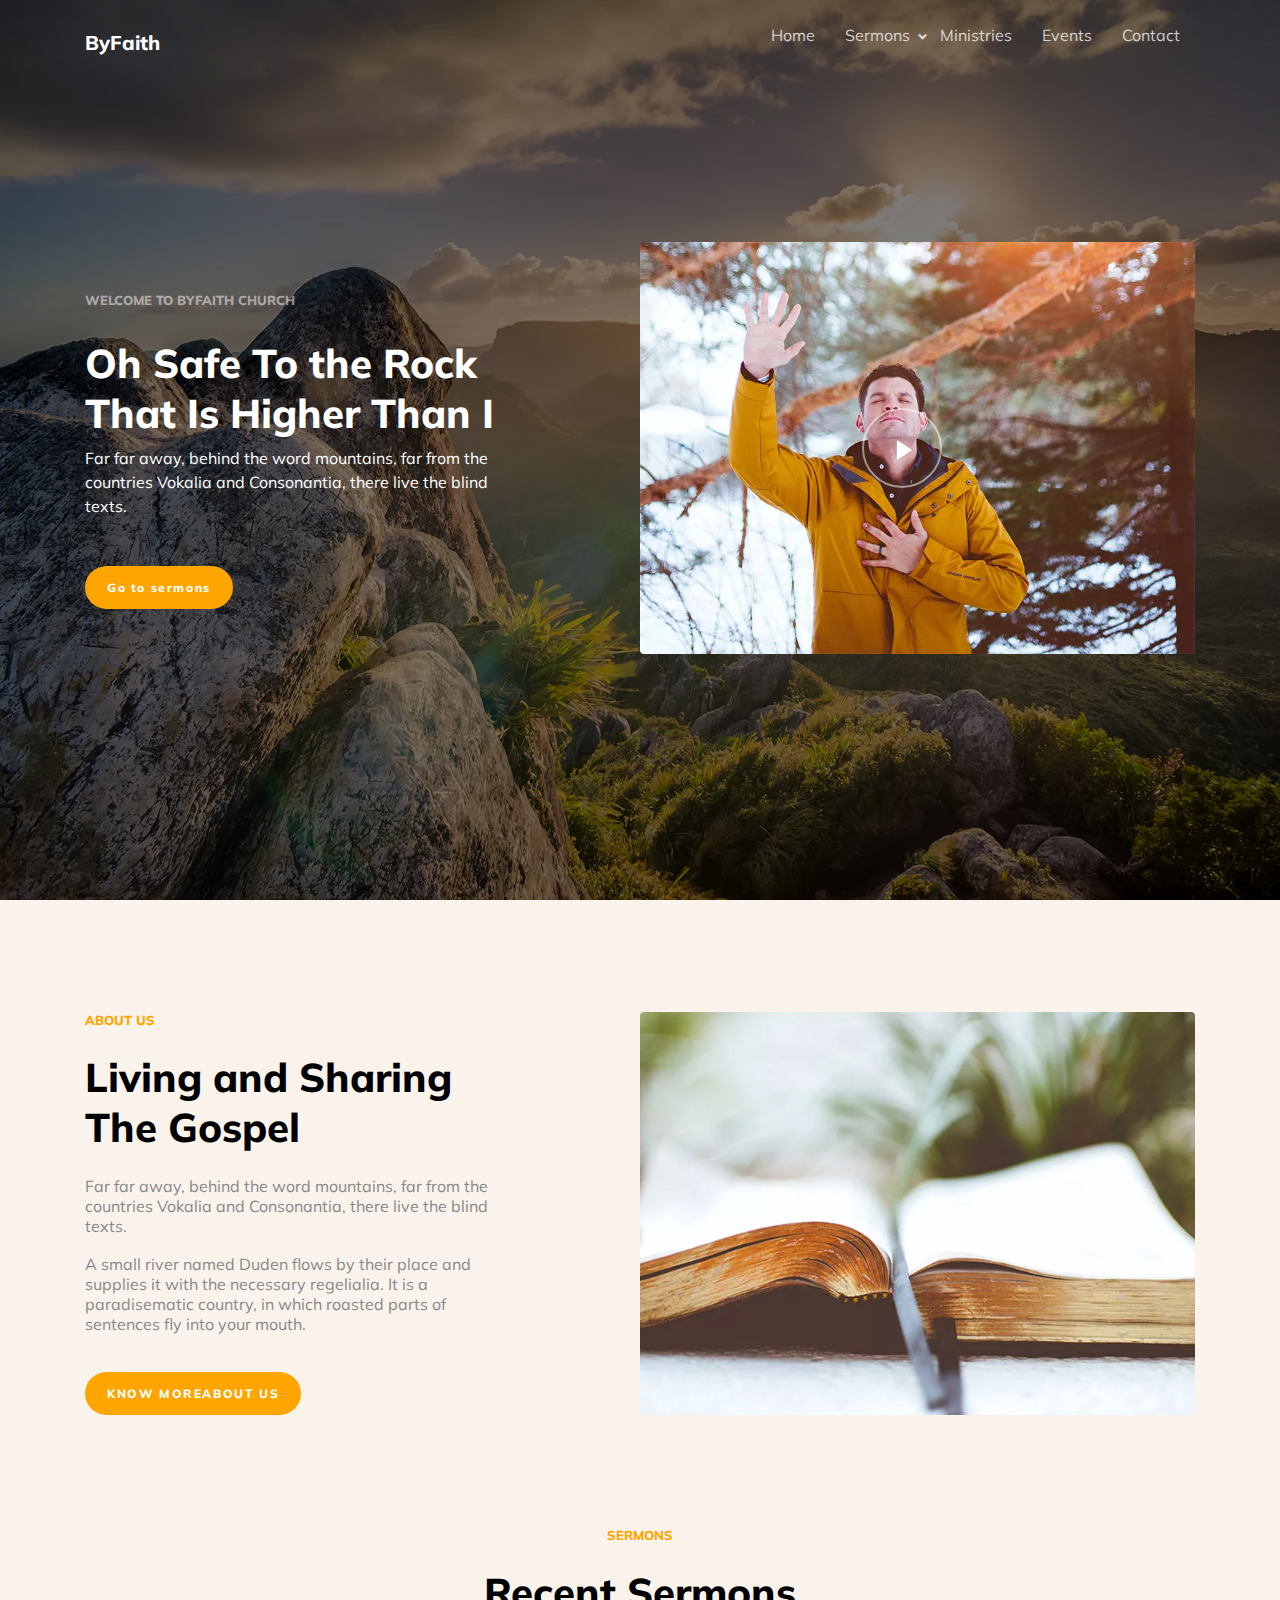
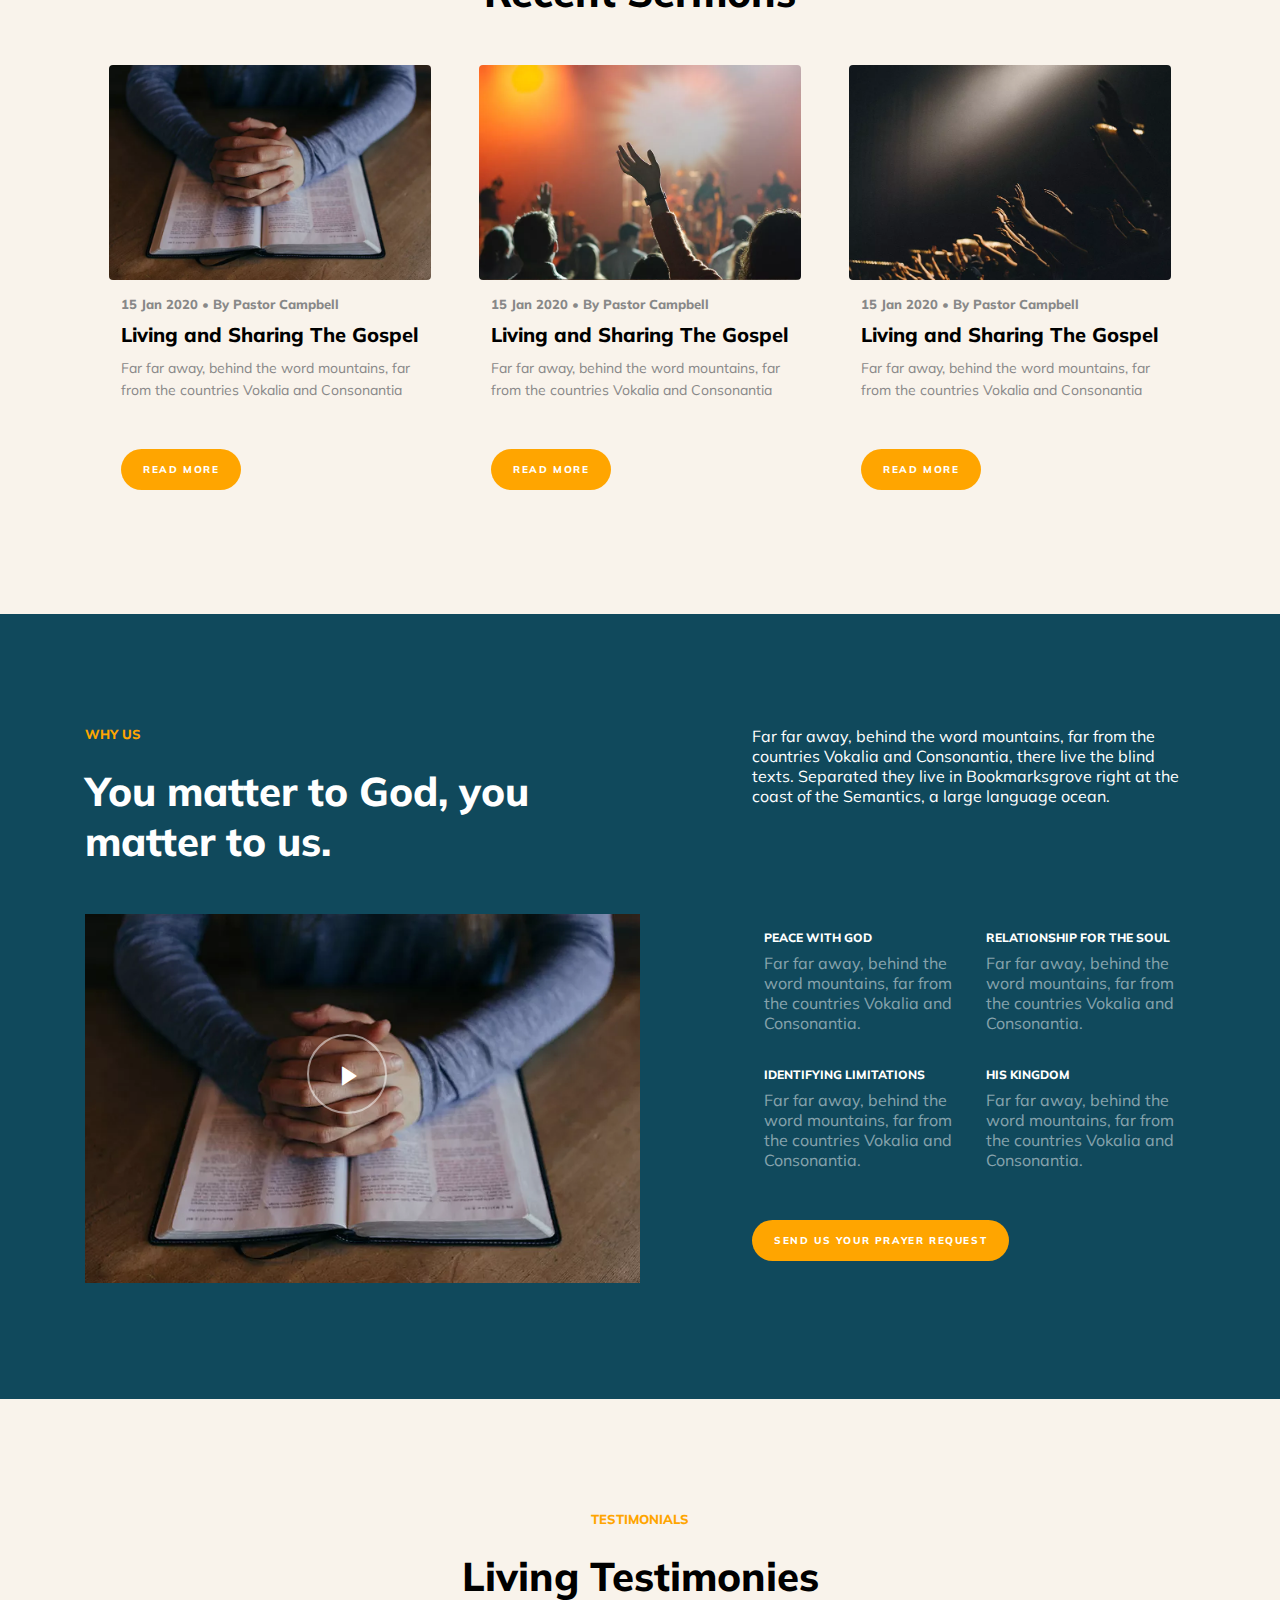
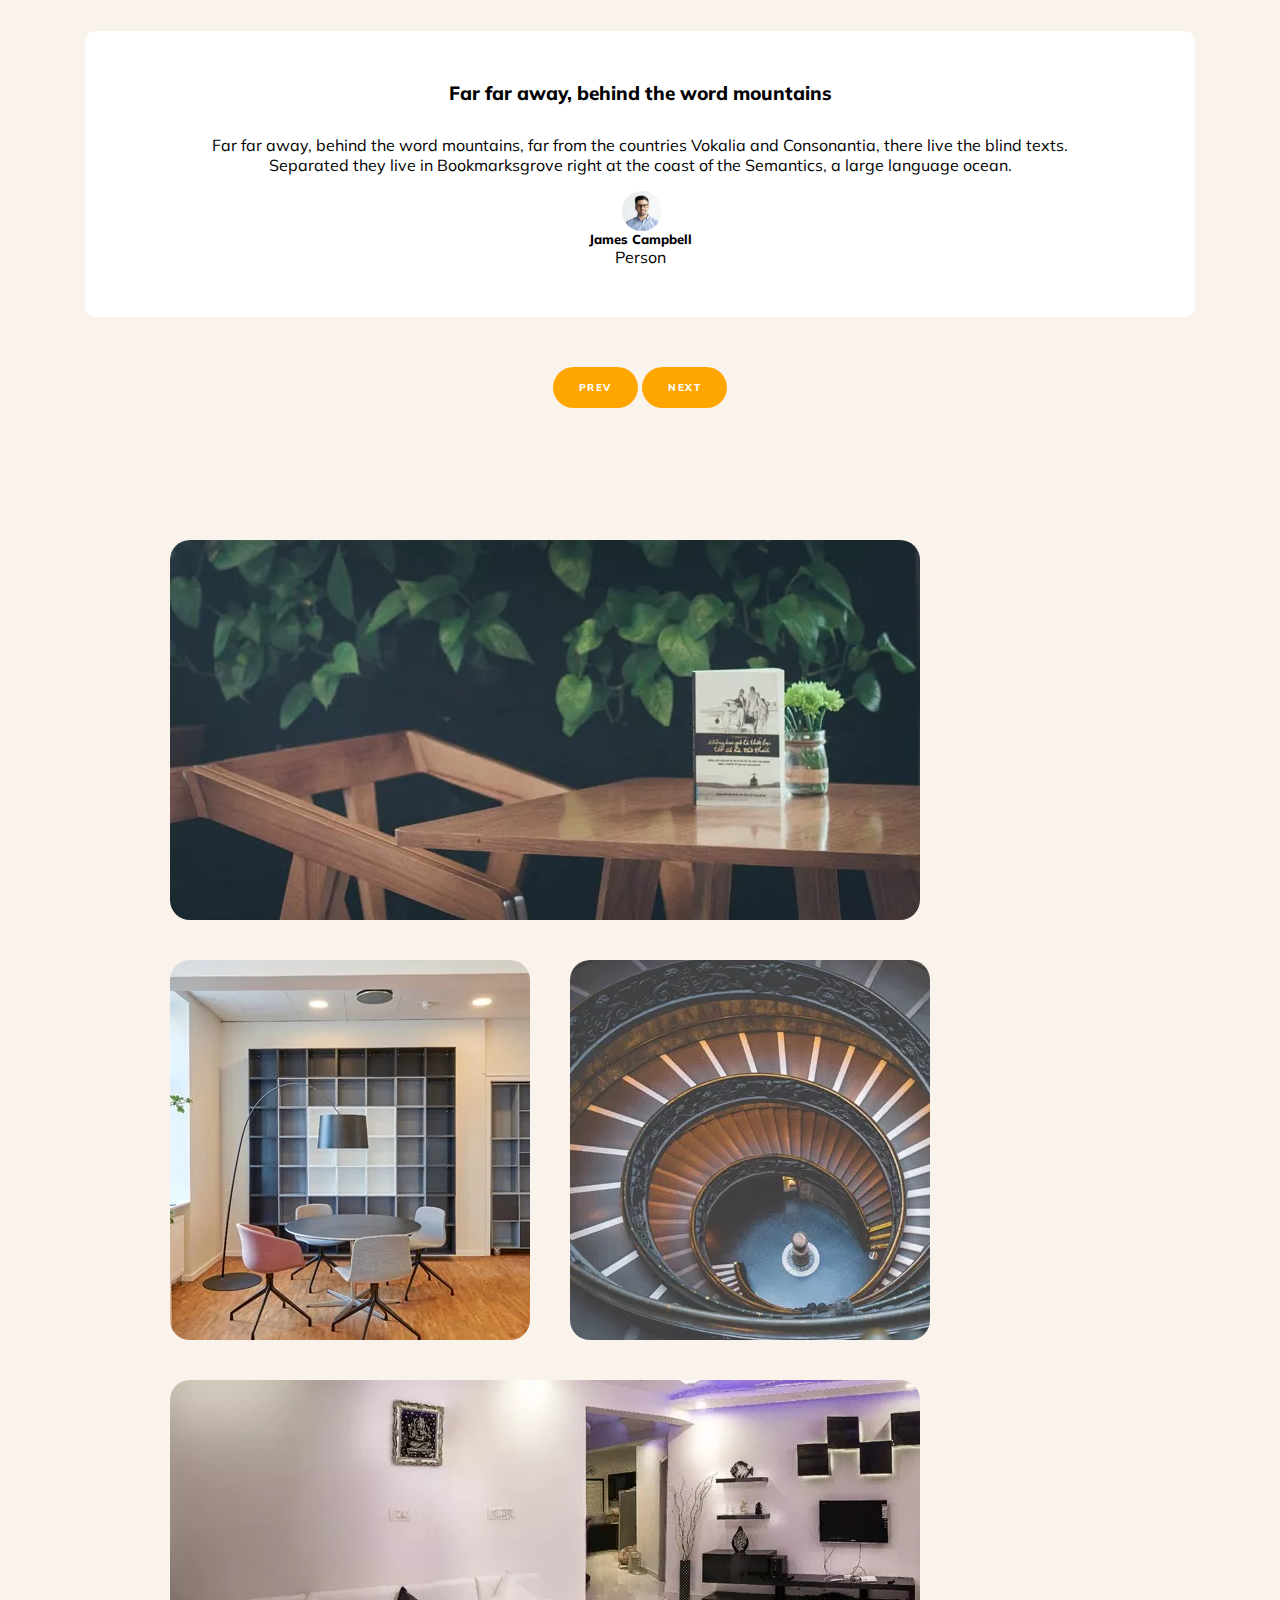
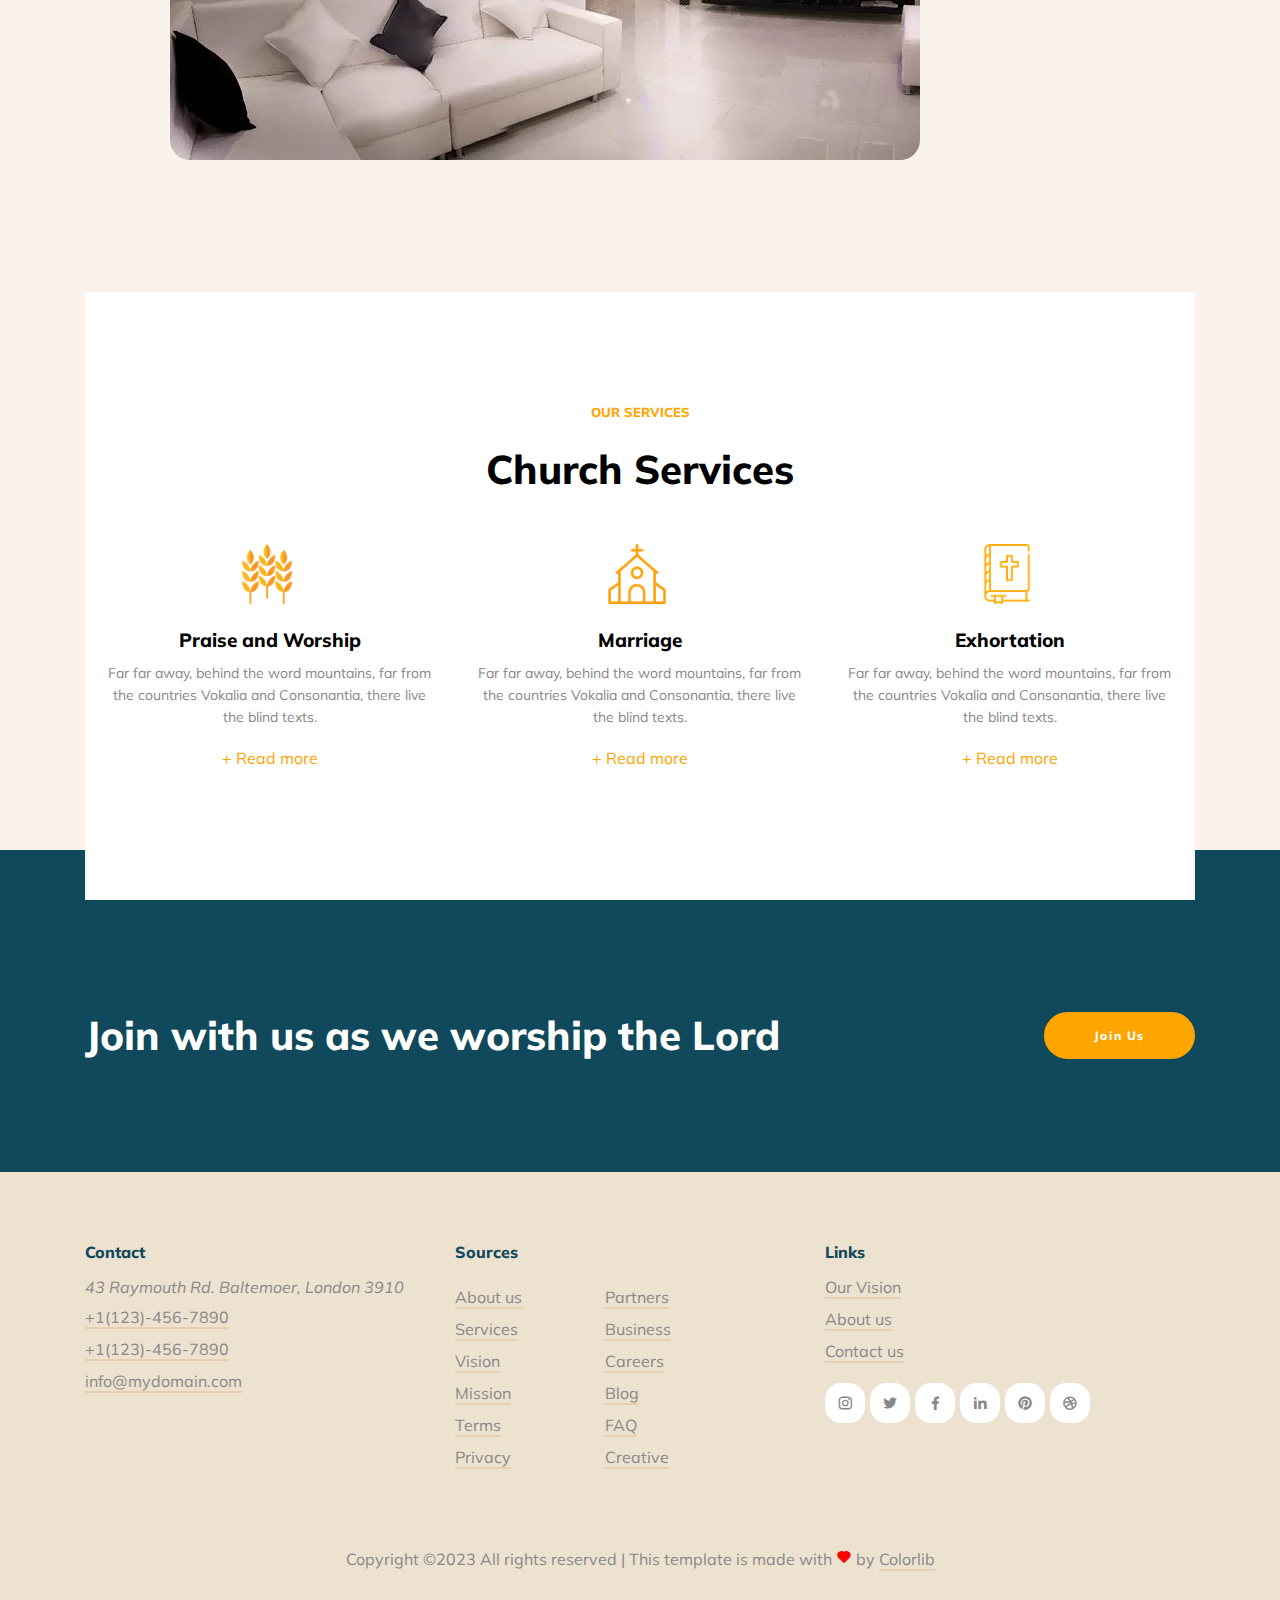
<file: sass-less/index.html>
<!DOCTYPE html>
<html>
<head>
    <meta charset="UTF-8">
    <meta name="viewport" content="width=device-width, initial-scale=1.0">
    <title>Sass</title>
    <link rel="stylesheet" href="fonts/stylesheet.css" type="text/css">
    <link rel="stylesheet" href="fonts/remixicon.css">
    <link rel="stylesheet" href="css/style.css" type="text/css">
</head>
<body>
    <!-- Header Start -->
    <header>
        <div class="container">
            <div class="d-flex justify-between align-center">
                <div class="logo">
                    <h2><a href="javascript:void(0)">ByFaith</a></h2>
                </div>
                <nav>
                    <ul class="d-flex ">
                        <li><a href="javascript:void(0)">Home</a></li>
                        <li class="dropdown"><a href="javascript:void(0)">Sermons<i
                                    class="ri-arrow-drop-down-line"></i></a>
                            <div class="dropdown-menu">
                                <ul>
                                    <li><a href="javascript:void(0)">Sermons</a></li>
                                    <li><a href="javascript:void(0)">Sermons Single</a></li>
                                    <li class="sub"><a href="javascript:void(0)">DropDown<i
                                                class="ri-arrow-right-s-line"></i></a>
                                        <div class="sub-menu">
                                            <ul>
                                                <li><a href="javascript:void(0)">Sub Menu One</a></li>
                                                <li><a href="javascript:void(0)">Sub Menu Two</a></li>
                                                <li><a href="javascript:void(0)">Sub Menu Three</a></li>
                                            </ul>
                                        </div>
                                    </li>
                                </ul>
                            </div>
                        </li>
                        <li><a href="javascript:void(0)">Ministries</a></li>
                        <li><a href="javascript:void(0)">Events</a></li>
                        <li><a href="javascript:void(0)">Contact</a></li>
                    </ul>
                </nav>
            </div>
        </div>
    </header>
    <!-- Header end -->
    <menu>
        <!-- Banner Start -->
        <section>
            <div class="benner align-center d-flex">
                <div class="container">
                    <div class="row">
                        <div class="banner-contant d-flex align-center">
                            <div class="w-2">
                                <div class="item1">
                                    <h5>WELCOME TO BYFAITH CHURCH</h5>
                                    <h2>Oh Safe To the Rock That Is Higher Than I</h2>
                                    <p> Far far away, behind the word mountains, far from the countries Vokalia and
                                        Consonantia, there live the blind texts.</p>
                                    <a href="javascript:void(0)" class="btn">Go to sermons</a>
                                </div>
                            </div>
                            <div class="w-2">
                                <div class="item2">
                                    <a href="javascript:void(0)">
                                        <span class="play"><i class="ri-play-fill"></i></span>
                                        <img src="images/about_1.jpg.webp" alt="banner" title="banner" />
                                    </a>
                                </div>
                            </div>
                        </div>
                    </div>
                </div>
            </div>
        </section>
        <!-- Banner end -->
        <!-- About Start -->
        <section class="about">
            <div class="py">
                <div class="container">
                    <div class="row">
                        <div class="w-2">
                            <div class="about1">
                                <h5>ABOUT US</h5>
                                <h2>Living and Sharing The Gospel</h2>
                                <p>Far far away, behind the word mountains, far from the countries Vokalia and
                                    Consonantia, there live the blind texts.</p>
                                <p>A small river named Duden flows by their place and supplies it with the necessary
                                    regelialia. It is a paradisematic country, in which roasted parts of sentences
                                    fly into your mouth.</p>
                                <a href="javascript:void(0)" class="about-btn">KNOW MOREABOUT US</a>
                            </div>
                        </div>
                        <div class="w-2">
                            <div class="about2">
                                <img src="images/img_3.jpg.webp" alt="about" title="about" width="100%" height="100%" />
                            </div>
                        </div>
                    </div>
                </div>
            </div>
        </section>
        <!-- About end -->
        <!-- Recent Start -->
        <section class="recent py2">
            <div class="container">
                <div class="recent-title text-center">
                    <h5>SERMONS</h5>
                    <h2>Recent Sermons</h2>
                </div>
                <div class="row">
                    <div class="w-3">
                        <div class="recent-contant">
                            <a href="javascript:void(0)">
                                <img src="images/recent1.webp" alt="recent" title="recent" width="100%" height="100%" />
                            </a>
                            <div class="recent-body">
                                <h5>15 Jan 2020  &bull;  By Pastor Campbell</h6>
                                    <h3><a href="javascript:void(0)">Living and Sharing The Gospel</a>
                                </h5>
                                <p>Far far away, behind the word mountains, far from the countries Vokalia and
                                    Consonantia</p>
                                <a href="javascript:void(0)" class="recent-btn">READ MORE</a>
                            </div>
                        </div>
                    </div>
                    <div class="w-3">
                        <div class="recent-contant">
                            <a href="javascript:void(0)">
                                <img src="images/recent2.webp" alt="recent" title="recent" width="100%" height="100%" />
                            </a>
                            <div class="recent-body">
                                <h5>15 Jan 2020  &bull;  By Pastor Campbell</h5>
                                <h3><a href="javascript:void(0)">Living and Sharing The Gospel</a></h3>
                                <p>Far far away, behind the word mountains, far from the countries Vokalia and
                                    Consonantia</p>
                                <a href="javascript:void(0)" class="recent-btn">READ MORE</a>
                            </div>
                        </div>
                    </div>
                    <div class="w-3">
                        <div class="recent-contant">
                            <a href="javascript:void(0)">
                                <img src="images/recent3.jpg.webp" alt="recent" title="recent" width="100%"
                                    height="100%" />
                            </a>
                            <div class="recent-body">
                                <h5>15 Jan 2020  &bull;  By Pastor Campbell</h5>
                                <h3><a href="javascript:void(0)">Living and Sharing The Gospel</a></h3>
                                <p>Far far away, behind the word mountains, far from the countries Vokalia and
                                    Consonantia</p>
                                <a href="javascript:void(0)" class="recent-btn">READ MORE</a>
                            </div>
                        </div>
                    </div>
                </div>
            </div>
        </section>
        <!-- Recent end -->
        <!-- why us Start-->
        <section class="why py">
            <div class="container">
                <div class="row">
                    <div class="w-2">
                        <div class="why-title">
                            <h5>WHY US</h5>
                            <h2>You matter to God, you matter to us.</h2>
                        </div>
                    </div>
                    <div class="w-2">
                        <div class="why-p">
                            <p>Far far away, behind the word mountains, far from the countries Vokalia and Consonantia,
                                there live the blind texts. Separated they live in Bookmarksgrove right at the coast of
                                the Semantics, a large language ocean.</p>
                        </div>
                    </div>
                    <div class="w-2">
                        <div class="why-img">
                            <a href="javascript:void(0)">
                                <span class="why-play"><i class="ri-play-fill"></i></span>
                                <img src="images/recent1.webp" alt="why us" title="why us" width="100%" height="100%" />
                            </a>
                        </div>
                    </div>
                    <div class="w-2">
                        <div class="why-2">
                            <div class="row">
                                <div class="w-2">
                                    <div class="why-contant">
                                        <h6>PEACE WITH GOD</h6>
                                        <p>Far far away, behind the word mountains, far from the countries Vokalia and
                                            Consonantia.</p>
                                    </div>
                                </div>
                                <div class="w-2">
                                    <div class="why-contant">
                                        <h6>RELATIONSHIP FOR THE SOUL</h6>
                                        <p>Far far away, behind the word mountains, far from the countries Vokalia and
                                            Consonantia.</p>
                                    </div>
                                </div>
                                <div class="w-2">
                                    <div class="why-contant">
                                        <h6>IDENTIFYING LIMITATIONS</h6>
                                        <p>Far far away, behind the word mountains, far from the countries Vokalia and
                                            Consonantia.</p>
                                    </div>
                                </div>
                                <div class="w-2">
                                    <div class="why-contant">
                                        <h6>HIS KINGDOM</h6>
                                        <p>Far far away, behind the word mountains, far from the countries Vokalia and
                                            Consonantia.</p>
                                    </div>
                                </div>
                                <div class="why-btn">
                                    <a href="javascript:void(0)">SEND US YOUR PRAYER REQUEST</a>
                                </div>
                            </div>
                        </div>
                    </div>
                </div>
            </div>
        </section>
        <!-- why us end -->
        <!-- Review Start -->
        <section class="py review text-center">
            <div class="container">
                <div class="review-title">
                    <h5>TESTIMONIALS</h5>
                    <h2>Living Testimonies</h2>
                </div>
                <div class="review-item">
                    <h3>Far far away, behind the word mountains</h3>
                    <p>Far far away, behind the word mountains, far from the countries Vokalia and Consonantia, there
                        live the blind texts. Separated they live in Bookmarksgrove right at the coast of the Semantics,
                        a large language ocean.</p>
                    <div class="review-person">
                        <img src="images/person_1.jpg.webp" alt="person" title="person" />
                        <h5>James Campbell</h5>
                        <p>Person</p>
                    </div>
                </div>
            </div>
            <div class="review-btn">
                <a href="javascript:void(0)">PREV</a>
                <a href="javascript:void(0)">NEXT</a>
            </div>
            </div>
        </section>
        <!-- Review end -->
        <!-- work Start -->
        <section class="work py2">
            <div class="work-item">
                <div class="row">
                    <div class="w-70">
                        <div class="work-img">
                            <img src="images/g1.jpg.webp" alt="work" width="100%" height="100%">
                            <div class="overly d-flex justify-center align-center">
                                <div class="work-contant">
                                    <h2>Lavendar ambient</h2>
                                    <a href="javascript:void(0)">MORE DETAILS</a>
                                </div>
                            </div>
                        </div>
                    </div>
                    <div class="w-30">
                        <div class="work-img">
                            <img src="images/g2.jpg.webp" alt="work" width="100%" height="100%">
                            <div class="overly d-flex justify-center align-center">
                                <div class="work-contant">
                                    <h2>Lavenda</h2>
                                    <a href="javascript:void(0)">MORE DETAILS</a>
                                </div>
                            </div>
                        </div>
                    </div>
                    <div class="w-30">
                        <div class="work-img">
                            <img src="images/g3.jpg.webp" alt="work" width="100%" height="100%">
                            <div class="overly d-flex justify-center align-center">
                                <div class="work-contant">
                                    <h2>Lavendar</h2>
                                    <a href="javascript:void(0)">MORE DETAILS</a>
                                </div>
                            </div>
                        </div>
                    </div>
                    <div class="w-70">
                        <div class="work-img">
                            <img src="images/g4.jpg.webp" alt="work" width="100%" height="100%">
                            <div class="overly d-flex justify-center align-center">
                                <div class="work-contant">
                                    <h2>Lavendar ambient</h2>
                                    <a href="javascript:void(0)">MORE DETAILS</a>
                                </div>
                            </div>
                        </div>
                    </div>
                </div>
            </div>
        </section>
        <!-- work end -->
        <!-- Services Start -->
        <section>
            <div class="container">
                <div class="service">
                    <div class="service-title text-center">
                        <h5>OUR SERVICES</h5>
                        <h2>Church Services</h2>
                    </div>
                    <div class="row">
                        <div class="w-3">
                            <div class="service-item text-center">
                                <img src="images/icon1.png" alt="icon" title="icon" width="">
                                <h3>Praise and Worship</h3>
                                <p>Far far away, behind the word mountains, far from the countries Vokalia and
                                    Consonantia, there live the blind texts.</p>
                                <a href="javascript:void(0)">+ Read more</a>
                            </div>
                        </div>
                        <div class="w-3">
                            <div class="service-item text-center">
                                <img src="images/icon2.png" alt="icon" title="icon" width="">
                                <h3>Marriage</h3>
                                <p>Far far away, behind the word mountains, far from the countries Vokalia and
                                    Consonantia, there live the blind texts.</p>
                                <a href="javascript:void(0)">+ Read more</a>
                            </div>
                        </div>
                        <div class="w-3">
                            <div class="service-item text-center">
                                <img src="images/icon3.png" alt="icon" title="icon" width="">
                                <h3>Exhortation</h3>
                                <p>Far far away, behind the word mountains, far from the countries Vokalia and
                                    Consonantia, there live the blind texts.</p>
                                <a href="javascript:void(0)">+ Read more</a>
                            </div>
                        </div>
                    </div>
                </div>
            </div>
            </div>
        </section>
        <!-- Services end -->
        <!-- join Start -->
        <section class="join">
            <div class="container">
                <div class="join-item d-flex align-center justify-between">
                    <h2>Join with us as we worship the Lord</h2>
                    <a href="javascript:void(0)" class="join-btn">Join Us</a>
                </div>
            </div>
        </section>
        <!-- join end -->
    </menu>
    <!-- footer stat -->
    <footer>
        <div class="container">
            <div class="row">
                <div class="w-3">
                    <div class="footer-item">
                        <h4>Contact</h4>
                        <address>43 Raymouth Rd. Baltemoer, London 3910</address>
                        <ul>
                            <li><a href="tel:+1(123)-456-7890">+1(123)-456-7890</a></li>
                            <li><a href="tel:+1(123)-456-7890">+1(123)-456-7890</a></li>
                            <li><a href="mailto:info@mydomain.com">info@mydomain.com</a></li>
                        </ul>
                    </div>
                </div>
                <div class="w-3">
                    <div class="footer-item">
                        <h4>Sources</h4>
                        <div class="d-flex">
                            <ul>
                                <li><a href="javascript:void(0)">About us</a></li>
                                <li><a href="javascript:void(0)">Services</a></li>
                                <li><a href="javascript:void(0)">Vision</a></li>
                                <li><a href="javascript:void(0)">Mission</a></li>
                                <li><a href="javascript:void(0)">Terms</a></li>
                                <li><a href="javascript:void(0)">Privacy</a></li>
                            </ul>
                            <ul>
                                <li><a href="javascript:void(0)">Partners</a></li>
                                <li><a href="javascript:void(0)">Business</a></li>
                                <li><a href="javascript:void(0)">Careers</a></li>
                                <li><a href="javascript:void(0)">Blog</a></li>
                                <li><a href="javascript:void(0)">FAQ</a></li>
                                <li><a href="javascript:void(0)">Creative</a></li>
                            </ul>
                        </div>
                    </div>
                </div>
                <div class="w-3">
                    <div class="footer-item">
                        <h4>Links</h4>
                        <ul>
                            <li><a href="javascript:void(0)">Our Vision</a></li>
                            <li><a href="javascript:void(0)">About us</a></li>
                            <li><a href="javascript:void(0)">Contact us</a></li>
                        </ul>
                        <ul class="footer-icon d-flex">
                            <li><a href="javascript:void(0)"><i class="ri-instagram-line"></i></a></li>
                            <li><a href="javascript:void(0)"><i class="ri-twitter-fill"></i></a></li>
                            <li><a href="javascript:void(0)"><i class="ri-facebook-fill"></i></a></li>
                            <li><a href="javascript:void(0)"><i class="ri-linkedin-fill"></i></a></li>
                            <li><a href="javascript:void(0)"><i class="ri-pinterest-fill"></i></a></li>
                            <li><a href="javascript:void(0)"><i class="ri-dribbble-line"></i></a></li>
                        </ul>
                    </div>
                </div>
            </div>
            <div class="copy text-center">
                <p>Copyright &#169;2023 All rights reserved | This template is made with <i class="ri-heart-fill"></i>
                    by <a href="javascript:void(0)">Colorlib</a></p>
            </div>
        </div>
    </footer>
    <!-- footer end -->
</body>
</html>
</file>
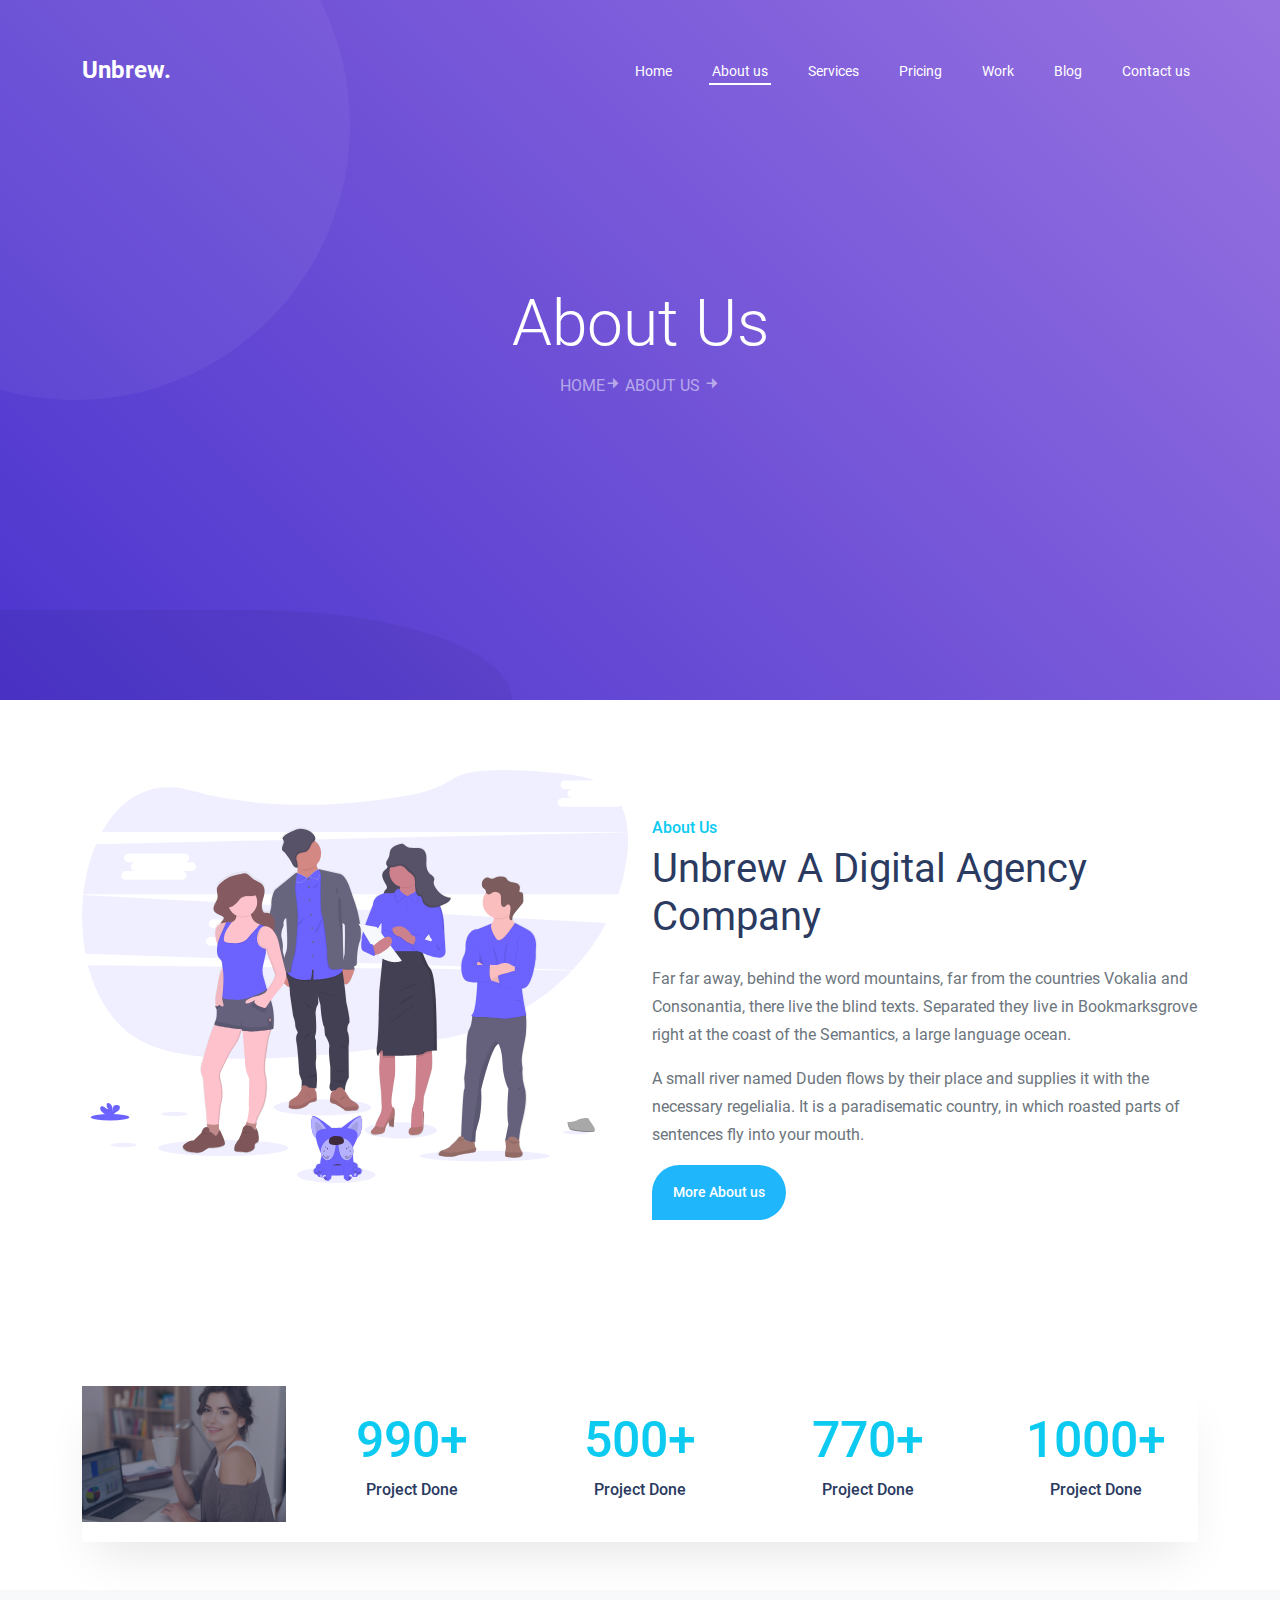
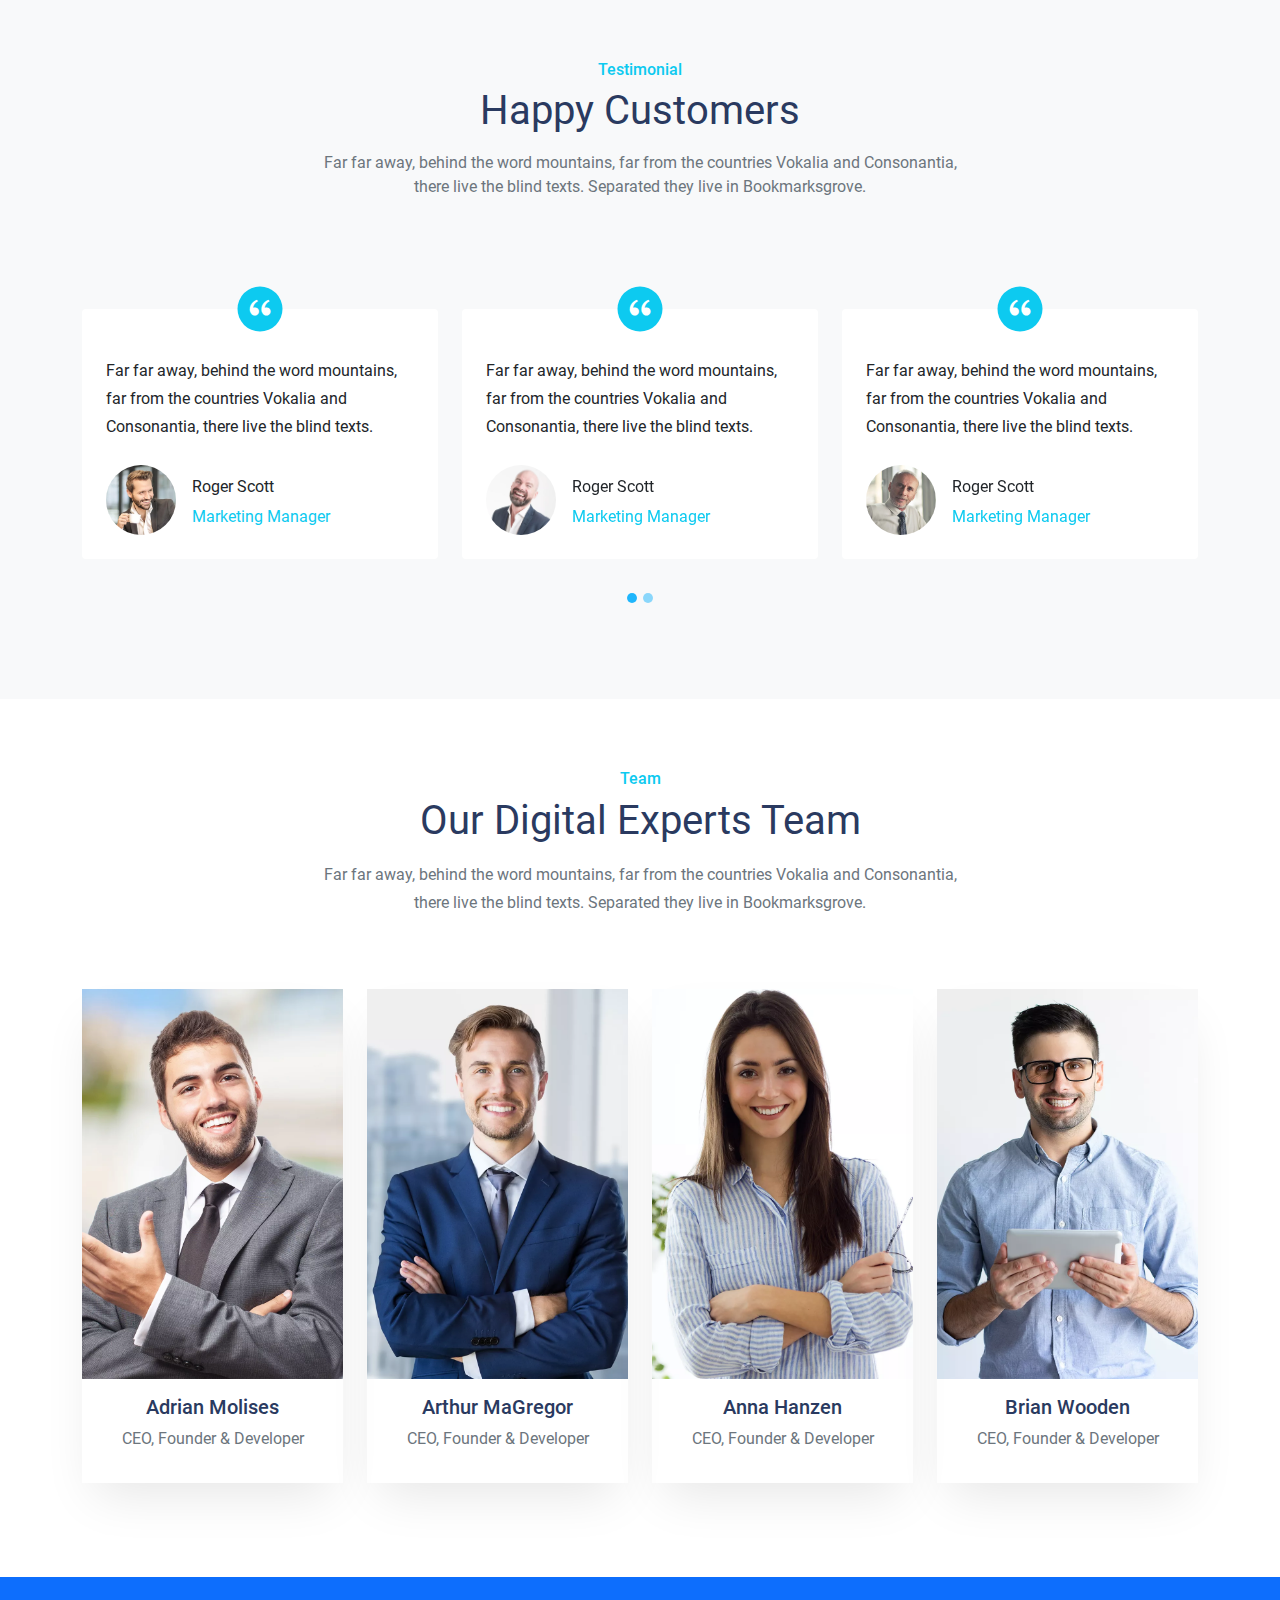
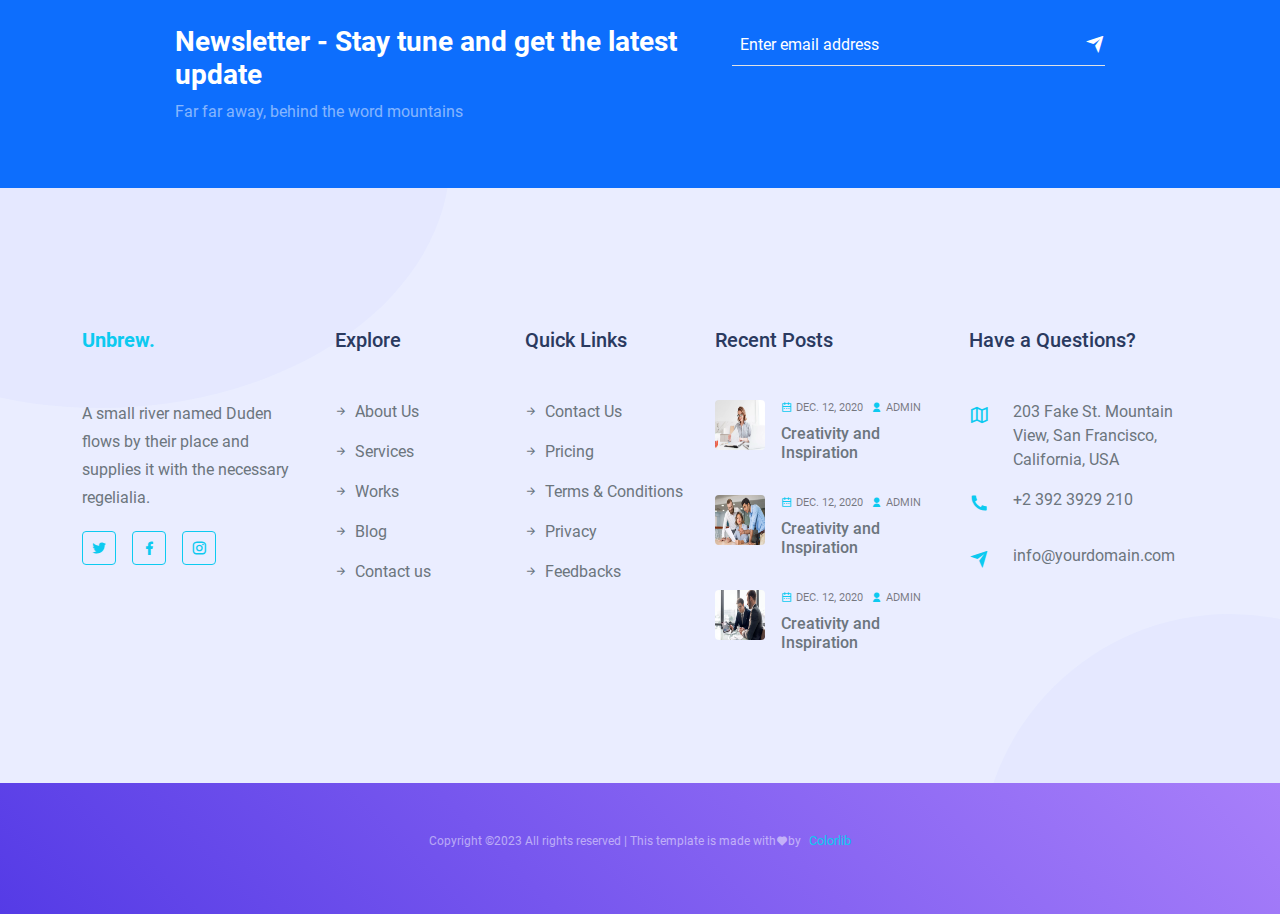
<file: BT_7_Pages_project/about.html>
<!DOCTYPE html>
<html>

<head>
    <meta charset="UTF-8">
    <meta name="viewport" content="width=device-width, initial-scale=1.0">
    <title>Bootstrap</title>
    <link rel="stylesheet" href="css/bootstrap.min.css" type="text/css">
    <link rel="stylesheet" href="fonts/stylesheet.css" type="text/css">
    <link rel="stylesheet" href="fonts/remixicon.css" type="text/css">
    <link rel="stylesheet" href="css/about.css" type="text/css">
</head>

<body>
    <!-- header start -->
    <header class="navbar navbar-expand-lg align-items-center position-absolute top-0 start-0 end-0 py-5">
        <div class="container">
            <div>
                <h2><a href="javascript:void(0)" class="navbar-brand text-white fs-4 fw-bold logo">Unbrew.</a></h2>
            </div>
            <button type="button" class="navbar-toggler text-white" data-bs-toggle="collapse"
                data-bs-target="#navbar"><span><i class="ri-menu-fill"></i></span></button>
            <nav class="navbar-collapse collapse menu" id="navbar">
                <ul class="navbar-nav ms-auto head">
                    <li><a href="index.html" class="nav-link text-white ms-4">Home</a></li>
                    <li class="about"><a href="about.html" class="nav-link text-white ms-4">About us</a></li>
                    <li><a href="services.html" class="nav-link text-white ms-4">Services</a></li>
                    <li><a href="pricing.html" class="nav-link text-white ms-4">Pricing</a></li>
                    <li><a href="work.html" class="nav-link text-white ms-4">Work</a></li>
                    <li><a href="blog.html" class="nav-link text-white ms-4">Blog</a></li>
                    <li><a href="contact.html" class="nav-link text-white ms-4">Contact us</a></li>
                </ul>
            </nav>
        </div>
    </header>
    <!-- header End -->
    <main>
        <!--banner start -->
        <section class="banner">
            <div class="overlay"></div>
            <div class="container">
                <div class="row">
                    <div class="d-flex align-items-center justify-content-center flex-column" style="height: 700px;">
                        <h2 class="text-white display-3">About Us</h2>
                        <p class="text-white-50"><a href="index.html" class="text text-white-50 hover">HOME<i class="ri-arrow-right-fill"></i></a>
                        <span>ABOUT US <i class="ri-arrow-right-fill"></i></span></p>
                    </div>
                </div>
            </div>
        </section>
        <!--banner end-->
        <!-- about Us start -->
        <section class="py">
            <div class="container">
                <div class="row">
                    <div class="col-md-6">
                        <img src="images/about.svg" class="img-fluid mb-3" alt="about" title="about">
                    </div>
                    <div class="col-md-6">
                        <div class="py-md-5 about-item">
                            <h6 class="text-info mb-2">About Us</h6>
                            <h2 class="mb-4">Unbrew A Digital Agency Company</h2>
                            <p class="text-secondary mb-3">Far far away, behind the word mountains, far from the
                                countries Vokalia and Consonantia, there live the blind texts. Separated they live in
                                Bookmarksgrove right at the coast of the Semantics, a large language ocean.</p>
                            <p class="text-secondary mb-3">A small river named Duden flows by their place and supplies
                                it with the necessary regelialia. It is a paradisematic country, in which roasted parts
                                of sentences fly into your mouth.</p>
                            <a href="javascript:void(0)" class="btn bannre-btn btn1 text-white py-3  me-3">More About us</a>
                        </div>
                    </div>
                </div>
            </div>
        </section>
        <!-- about Us End -->
        <!-- count Start -->
        <section class="py-5">
            <div class="container">
                <div class="row">
                    <div class="col-md-12">
                        <div class="count text-center">
                            <div class="row">
                                <div class="col-lg">
                                    <div class="count-img">
                                        <img src="images/about.jpg.webp" class="img-fluid" alt="count" title="count">
                                    </div>
                                </div>
                                <div class="col-md-6 col-lg">
                                    <div class="count-item px-4 py-4">
                                        <h2 class="text-info">990+</h2>
                                        <p>Project Done</p>
                                    </div>
                                </div>
                                <div class="col-md-6 col-lg">
                                    <div class="count-item px-4 py-4">
                                        <h2 class="text-info">500+</h2>
                                        <p>Project Done</p>
                                    </div>
                                </div>
                                <div class="col-md-6 col-lg">
                                    <div class="count-item px-4 py-4">
                                        <h2 class="text-info">770+</h2>
                                        <p>Project Done</p>
                                    </div>
                                </div>
                                <div class="col-md-6 col-lg">
                                    <div class="count-item px-4 py-4">
                                        <h2 class="text-info">1000+</h2>
                                        <p>Project Done</p>
                                    </div>
                                </div>
                            </div>
                        </div>
                    </div>
                </div>
            </div>
        </section>
        <!-- count End -->
          <!-- Testimonial start -->
        <section class="bg-light py">
            <div class="container">
                <div class="row">
                    <div class="d-flex justify-content-center">
                        <div class="col-md-7">
                            <div class="test-title text-center">
                                <h6 class="text-info">Testimonial</h6>
                                <h2 class="mb-3">Happy Customers</h2>
                                <p class="text-secondary">Far far away, behind the word mountains, far from the
                                    countries Vokalia and Consonantia, there live the blind texts. Separated they live
                                    in Bookmarksgrove.</p>
                            </div>
                        </div>
                    </div>
                </div>
                <div class="carousel slide py" data-bs-ride="carousel" id="test">
                    <div class="carousel-indicators">
                        <button type="button" data-bs-target="#test" data-bs-slide-to="0" class="active"></button>
                        <button type="button" data-bs-target="#test" data-bs-slide-to="1"></button>
                    </div>
                    <div class="carousel-inner">
                        <div class="carousel-item active">
                            <div class="row">
                                <div class="col-md-6 col-lg-4">
                                    <div class="test-text rounded-1 bg-white p-4 position-relative mt-4">
                                        <i
                                            class="ri-double-quotes-l position-absolute top-0 start-50 translate-middle bg-info text-white text-center fs-3"></i>
                                        <p class="mt-4">Far far away, behind the word mountains, far from the countries
                                            Vokalia and Consonantia, there live the blind texts.</p>
                                        <div class="test-img d-flex mt-4">
                                            <img src="images/person_1.jpg.webp" alt="person" title="person" width="70px"
                                                height="70px" class="rounded-circle me-3">
                                            <div class="teat-name text-start">
                                                <p class="mt-2 mb-1">Roger Scott <br /></p>
                                                <span class="text-info">Marketing Manager</span>
                                            </div>
                                        </div>
                                    </div>
                                </div>
                                <div class="col-md-6 col-lg-4">
                                    <div class="test-text rounded-1 bg-white p-4 position-relative mt-4">
                                        <i
                                            class="ri-double-quotes-l position-absolute top-0 start-50 translate-middle bg-info text-white text-center fs-3"></i>
                                        <p class="mt-4">Far far away, behind the word mountains, far from the countries
                                            Vokalia and Consonantia, there live the blind texts.</p>
                                        <div class="test-img d-flex mt-4">
                                            <img src="images/person_2.jpg.webp" alt="person" title="person" width="70px"
                                                height="70px" class="rounded-circle me-3">
                                            <div class="teat-name text-start">
                                                <p class="mt-2 mb-1">Roger Scott <br /></p>
                                                <span class="text-info">Marketing Manager</span>
                                            </div>
                                        </div>
                                    </div>
                                </div>
                                <div class="col-md-6 col-lg-4">
                                    <div class="test-text rounded-1 bg-white p-4 position-relative mt-4">
                                        <i
                                            class="ri-double-quotes-l position-absolute top-0 start-50 translate-middle bg-info text-white text-center fs-3"></i>
                                        <p class="mt-4">Far far away, behind the word mountains, far from the countries
                                            Vokalia and Consonantia, there live the blind texts.</p>
                                        <div class="test-img d-flex mt-4">
                                            <img src="images/person_3.jpg.webp" alt="person" title="person" width="70px"
                                                height="70px" class="rounded-circle me-3">
                                            <div class="teat-name text-start">
                                                <p class="mt-2 mb-1">Roger Scott <br /></p>
                                                <span class="text-info">Marketing Manager</span>
                                            </div>
                                        </div>
                                    </div>
                                </div>
                            </div>
                        </div>
                        <div class="carousel-item">
                            <div class="row">
                                <div class="col-md-6 col-lg-4">
                                    <div class="test-text rounded-1 bg-white p-4 position-relative mt-4">
                                        <i
                                            class="ri-double-quotes-l position-absolute top-0 start-50 translate-middle bg-info text-white text-center fs-3"></i>
                                        <p class="mt-4">Far far away, behind the word mountains, far from the countries
                                            Vokalia and Consonantia, there live the blind texts.</p>
                                        <div class="test-img d-flex mt-4">
                                            <img src="images/person_3.jpg.webp" alt="person" title="person" width="70px"
                                                height="70px" class="rounded-circle me-3">
                                            <div class="teat-name text-start">
                                                <p class="mt-2 mb-1">Roger Scott <br /></p>
                                                <span class="text-info">Marketing Manager</span>
                                            </div>
                                        </div>
                                    </div>
                                </div>
                                <div class="col-md-6 col-lg-4">
                                    <div class="test-text rounded-1 bg-white p-4 position-relative mt-4">
                                        <i
                                            class="ri-double-quotes-l position-absolute top-0 start-50 translate-middle bg-info text-white text-center fs-3"></i>
                                        <p class="mt-4">Far far away, behind the word mountains, far from the countries
                                            Vokalia and Consonantia, there live the blind texts.</p>
                                        <div class="test-img d-flex mt-4">
                                            <img src="images/person_2.jpg.webp" alt="person" title="person" width="70px"
                                                height="70px" class="rounded-circle me-3">
                                            <div class="teat-name text-start">
                                                <p class="mt-2 mb-1">Roger Scott <br /></p>
                                                <span class="text-info">Marketing Manager</span>
                                            </div>
                                        </div>
                                    </div>
                                </div>
                                <div class="col-md-6 col-lg-4">
                                    <div class="test-text rounded-1 bg-white p-4 position-relative mt-4">
                                        <i
                                            class="ri-double-quotes-l position-absolute top-0 start-50 translate-middle bg-info text-white text-center fs-3"></i>
                                        <p class="mt-4">Far far away, behind the word mountains, far from the countries
                                            Vokalia and Consonantia, there live the blind texts.</p>
                                        <div class="test-img d-flex mt-4">
                                            <img src="images/person_1.jpg.webp" alt="person" title="person" width="70px"
                                                height="70px" class="rounded-circle me-3">
                                            <div class="teat-name text-start">
                                                <p class="mt-2 mb-1">Roger Scott <br /></p>
                                                <span class="text-info">Marketing Manager</span>
                                            </div>
                                        </div>
                                    </div>
                                </div>
                            </div>
                        </div>
                    </div>
                </div>
            </div>
            </div>
        </section>
        <!-- Testimonial End -->
         <!-- team Start -->
         <section class="py">
            <div class="container">
                <div class="row">
                    <div class="d-flex justify-content-center pb-4">
                        <div class="col-md-7">
                            <div class="team-title text-center">
                                <h6 class="text-info">Team</h6>
                                <h2 class="mb-3">Our Digital Experts Team</h2>
                                <p class="text-secondary mb-5">Far far away, behind the word mountains, far from the
                                    countries Vokalia and Consonantia, there live the blind texts. Separated they live
                                    in Bookmarksgrove.</p>
                            </div>
                        </div>
                    </div>
                </div>
                <div class="row">
                    <div class="col-md-6 col-lg-3">
                        <div class="team-body mb-4 position-relative">
                            <div class="team-img" style="background-image: url('images/team-1.jpg.webp');">
                                <div class="team-icon position-absolute">
                                    <a href="javascript:void(0)" class="nav-link mb-3"><i class="ri-twitter-fill"></i></a>
                                    <a href="javascript:void(0)" class="nav-link mb-3"><i class="ri-facebook-fill"></i></a>
                                    <a href="javascript:void(0)" class="nav-link mb-3"><i class="ri-instagram-line"></i></a>
                                    <a href="javascript:void(0)" class="nav-link mb-3"><i class="ri-google-fill"></i></a>
                                </div>
                            </div>
                            <div class="team-text text-center py-3">
                                <h5>Adrian Molises</h5>
                                <p class="text-secondary">CEO, Founder & Developer</p>
                            </div>
                        </div>
                    </div>
                    <div class="col-md-6 col-lg-3">
                        <div class="team-body mb-4 position-relative">
                            <div class="team-img" style="background-image: url('images/team-2.jpg.webp');">
                                <div class="team-icon position-absolute">
                                    <a href="javascript:void(0)" class="nav-link mb-3"><i class="ri-twitter-fill"></i></a>
                                    <a href="javascript:void(0)" class="nav-link mb-3"><i class="ri-facebook-fill"></i></a>
                                    <a href="javascript:void(0)" class="nav-link mb-3"><i class="ri-instagram-line"></i></a>
                                    <a href="javascript:void(0)" class="nav-link mb-3"><i class="ri-google-fill"></i></a>
                                </div>
                            </div>
                            <div class="team-text text-center py-3">
                                <h5>Arthur MaGregor</h5>
                                <p class="text-secondary">CEO, Founder & Developer</p>
                            </div>
                        </div>
                    </div>
                    <div class="col-md-6 col-lg-3">
                        <div class="team-body mb-4 position-relative">
                            <div class="team-img" style="background-image: url('images/team-3.jpg.webp');">
                                <div class="team-icon position-absolute">
                                    <a href="javascript:void(0)" class="nav-link mb-3"><i class="ri-twitter-fill"></i></a>
                                    <a href="javascript:void(0)" class="nav-link mb-3"><i class="ri-facebook-fill"></i></a>
                                    <a href="javascript:void(0)" class="nav-link mb-3"><i class="ri-instagram-line"></i></a>
                                    <a href="javascript:void(0)" class="nav-link mb-3"><i class="ri-google-fill"></i></a>
                                </div>
                            </div>
                            <div class="team-text text-center py-3">
                                <h5>Anna Hanzen</h5>
                                <p class="text-secondary">CEO, Founder & Developer</p>
                            </div>
                        </div>
                    </div>
                    <div class="col-md-6 col-lg-3">
                        <div class="team-body mb-4 position-relative">
                            <div class="team-img" style="background-image: url('images/team-4.jpg.webp');">
                                <div class="team-icon position-absolute">
                                    <a href="javascript:void(0)" class="nav-link mb-3"><i class="ri-twitter-fill"></i></a>
                                    <a href="javascript:void(0)" class="nav-link mb-3"><i class="ri-facebook-fill"></i></a>
                                    <a href="javascript:void(0)" class="nav-link mb-3"><i class="ri-instagram-line"></i></a>
                                    <a href="javascript:void(0)" class="nav-link mb-3"><i class="ri-google-fill"></i></a>
                                </div>
                            </div>
                            <div class="team-text text-center py-3">
                                <h5>Brian Wooden</h5>
                                <p class="text-secondary">CEO, Founder & Developer</p>
                            </div>
                        </div>
                    </div>
                </div>
            </div>
        </section>
        <!-- team End -->
        <!-- News Start -->
        <section class="news">
            <div class="container">
                <div class="row">
                    <div class="d-flex justify-content-center py-5">
                        <div class="col-lg-10">
                            <div class="row">
                                <div class="col-md-7">
                                    <div class="news-title">
                                        <h3 class="text-white fw-bold">Newsletter - Stay tune and get the latest update
                                        </h3>
                                        <p class="text-white-50">Far far away, behind the word mountains</p>
                                    </div>
                                </div>
                                <div class="col-md-5">
                                    <form action="#">
                                        <div
                                            class="news-form d-flex align-items-center border-bottom form-group text-white">
                                            <input type="text" class="form-control border-0 news-input p-2"
                                                placeholder="Enter email address">
                                            <a href="javascript:void(0)" class="nav-link"><i class="ri-send-plane-fill fs-5"></i></a>
                                        </div>
                                    </form>
                                </div>
                            </div>
                        </div>
                    </div>
                </div>
            </div>
        </section>
        <!-- News End -->
    </main>
    <!-- footer start -->
    <footer class="py position-relative">
        <div class="container">
           <div class="footer-mb py">
            <div class="row">
                <div class="col-md-6 col-lg">
                    <div class="footer-1 mb-4">
                        <h5 class="mb-5"><a href="javascript:void(0)" class="navbar-brand text-info fw-bold">Unbrew.</a>
                        </h5>
                        <p class="text-secondary footer-p">A small river named Duden flows by their place and supplies
                            it with the necessary regelialia.</p>
                        <div class="d-flex mt-4">
                            <a href="javascript:void(0)" class="nav-link me-3"><i
                                    class="ri-twitter-fill text-info p-2 border border-info rounded-1"></i></a>
                            <a href="javascript:void(0)" class="nav-link me-3"><i
                                    class="ri-facebook-fill text-info p-2 border border-info rounded-1"></i></a>
                            <a href="javascript:void(0)" class="nav-link me-3"><i
                                    class="ri-instagram-line text-info p-2 border border-info rounded-1"></i></a>
                        </div>
                    </div>
                </div>
                <div class="col-md-6 col-lg-2">
                    <div class="footer-1 mb-4">
                        <h5 class="mb-5">Explore</h5>
                        <ul class="list-unstyled footer-hover">
                            <li class="align-items-center d-flex mb-3"><a href="javascript:void(0)"
                                    class="nav-link text-secondary"><i
                                        class="ri-arrow-right-line me-2 footer-icon"></i>About Us</a></li>
                            <li class="align-items-center d-flex mb-3"><a href="javascript:void(0)"
                                    class="nav-link text-secondary"><i
                                        class="ri-arrow-right-line me-2 footer-icon"></i>Services</a></li>
                            <li class="align-items-center d-flex mb-3"><a href="javascript:void(0)"
                                    class="nav-link text-secondary"><i
                                        class="ri-arrow-right-line me-2 footer-icon"></i>Works</a></li>
                            <li class="align-items-center d-flex mb-3"><a href="javascript:void(0)"
                                    class="nav-link text-secondary"><i
                                        class="ri-arrow-right-line me-2 footer-icon"></i>Blog</a></li>
                            <li class="align-items-center d-flex mb-3"><a href="javascript:void(0)"
                                    class="nav-link text-secondary"><i
                                        class="ri-arrow-right-line me-2 footer-icon"></i>Contact us</a></li>
                        </ul>
                    </div>
                </div>
                <div class="col-md-6 col-lg-2">
                    <div class="footer-1 mb-4">
                        <h5 class="mb-5">Quick Links</h5>
                        <ul class="list-unstyled footer-hover">
                            <li class="align-items-center d-flex mb-3"><a href="javascript:void(0)"
                                    class="nav-link text-secondary"><i
                                        class="ri-arrow-right-line me-2 footer-icon"></i>Contact Us</a></li>
                            <li class="align-items-center d-flex mb-3"><a href="javascript:void(0)"
                                    class="nav-link text-secondary"><i
                                        class="ri-arrow-right-line me-2 footer-icon"></i>Pricing</a></li>
                            <li class="align-items-center d-flex mb-3"><a href="javascript:void(0)"
                                    class="nav-link text-secondary"><i
                                        class="ri-arrow-right-line me-2 footer-icon"></i>Terms & Conditions</a></li>
                            <li class="align-items-center d-flex mb-3"><a href="javascript:void(0)"
                                    class="nav-link text-secondary"><i
                                        class="ri-arrow-right-line me-2 footer-icon"></i>Privacy</a></li>
                            <li class="align-items-center d-flex mb-3"><a href="javascript:void(0)"
                                    class="nav-link text-secondary"><i
                                        class="ri-arrow-right-line me-2 footer-icon"></i>Feedbacks</a></li>
                        </ul>
                    </div>
                </div>
                <div class="col-md-6 col-lg">
                    <div class="footer-1 mb-4">
                        <h5 class="mb-5">Recent Posts</h5>
                        <div class="d-flex mb-4">
                            <img src="images/blog_1.jpg.webp" class="img-fluid rounded-1 me-3" alt="footer" title="footer">
                            <div class="footer-post">
                                <a href="javascript:void(0)" class="nav-link d-flex align-items-center text-black-50"><i
                                        class="ri-calendar-2-line text-info me-1"></i>DEC. 12, 2020<i
                                        class="ri-user-fill text-info ms-2 me-1"></i>ADMIN</a>
                                <h6 class="mt-2"><a href="javascript:void(0)" class="nav-link text-secondary"> Creativity and
                                        Inspiration</a></h6>
                            </div>
                        </div>
                        <div class="d-flex mb-4">
                            <img src="images/blog2.jpg.webp" class="img-fluid rounded-1 me-3" alt="footer" title="footer">
                            <div class="footer-post">
                                <a href="javascript:void(0)" class="nav-link d-flex align-items-center text-black-50"><i
                                        class="ri-calendar-2-line text-info me-1"></i>DEC. 12, 2020<i
                                        class="ri-user-fill text-info ms-2 me-1"></i>ADMIN</a>
                                <h6 class="mt-2"><a href="javascript:void(0)" class="nav-link text-secondary"> Creativity and
                                        Inspiration</a></h6>
                            </div>
                        </div>
                        <div class="d-flex mb-4">
                            <img src="images/blog3.jpg.webp" class="img-fluid rounded-1 me-3" alt="footer" title="footer">
                            <div class="footer-post">
                                <a href="javascript:void(0)" class="nav-link d-flex align-items-center text-black-50"><i
                                        class="ri-calendar-2-line text-info me-1"></i>DEC. 12, 2020<i
                                        class="ri-user-fill text-info ms-2 me-1"></i>ADMIN</a>
                                <h6 class="mt-2"><a href="javascript:void(0)" class="nav-link text-secondary"> Creativity and
                                        Inspiration</a></h6>
                            </div>
                        </div>
                    </div>
                </div>
                <div class="col-md-6 col-lg">
                    <div class="footer-1">
                        <h5 class="mb-5">Have a Questions?</h5>
                        <ul class="list-unstyled">
                            <li>
                                <div class="d-flex">
                                    <i class="ri-map-2-line me-4 text-info fs-5"></i>
                                    <p class="text-secondary">203 Fake St. Mountain View, San Francisco, California, USA
                                    </p>
                                </div>
                            </li>
                            <li><a href="tel:+2 392 3929 210" class="nav-link">
                                    <div class="d-flex">
                                        <i class="ri-phone-fill me-4 text-info fs-5"></i>
                                        <p class="text-secondary">+2 392 3929 210</p>
                                    </div>
                                </a></li>
                            <li><a href="mailto:info@yourdomain.com" class="nav-link">
                                    <div class="d-flex mt-3">
                                        <i class="ri-send-plane-fill me-4 text-info fs-5"></i>
                                        <p class="text-secondary">info@yourdomain.com</p>
                                    </div>
                                </a></li>
                        </ul>
                    </div>
                </div>
            </div>
        </div>
    </div>
        <div class="footer-2 py-5 position-absolute bottom-0 w-100">
            <div class="container">
                <div class="row">
                    <div class="col-md-12">
                        <div class="footer-text d-flex justify-content-center">
                            <p class="d-flex align-items-center">Copyright &copy;2023 All rights reserved | This template is
                                made with<i class="ri-heart-fill"></i>by<a href="javascript:void(0)"
                                    class="nav-link d-inline text-info ms-2" style="font-size: 13px;">Colorlib</a></p>
                        </div>
                    </div>
                </div>
            </div>
        </div>
    </footer>
    <!-- Footer End -->



        <script src="js/bootstrap.bundle.min.js"></script>
</body>

</html>
</file>
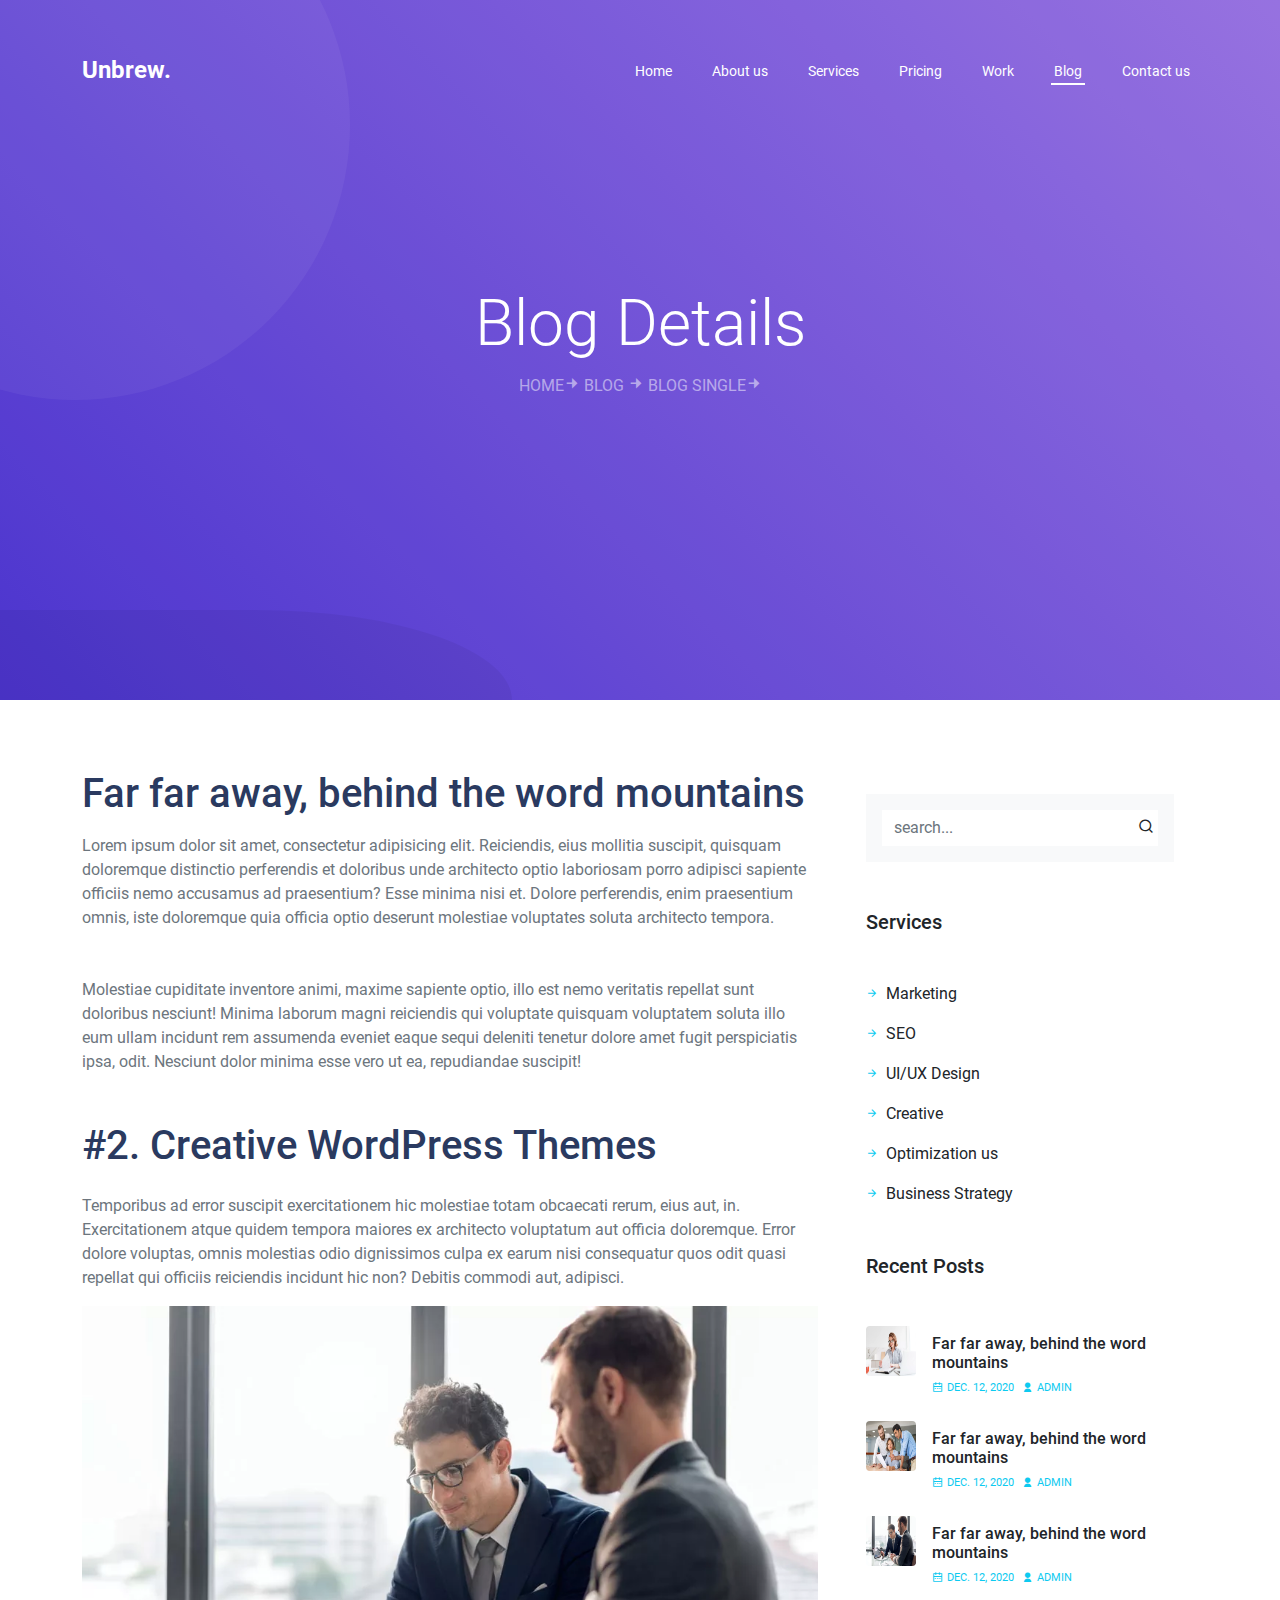
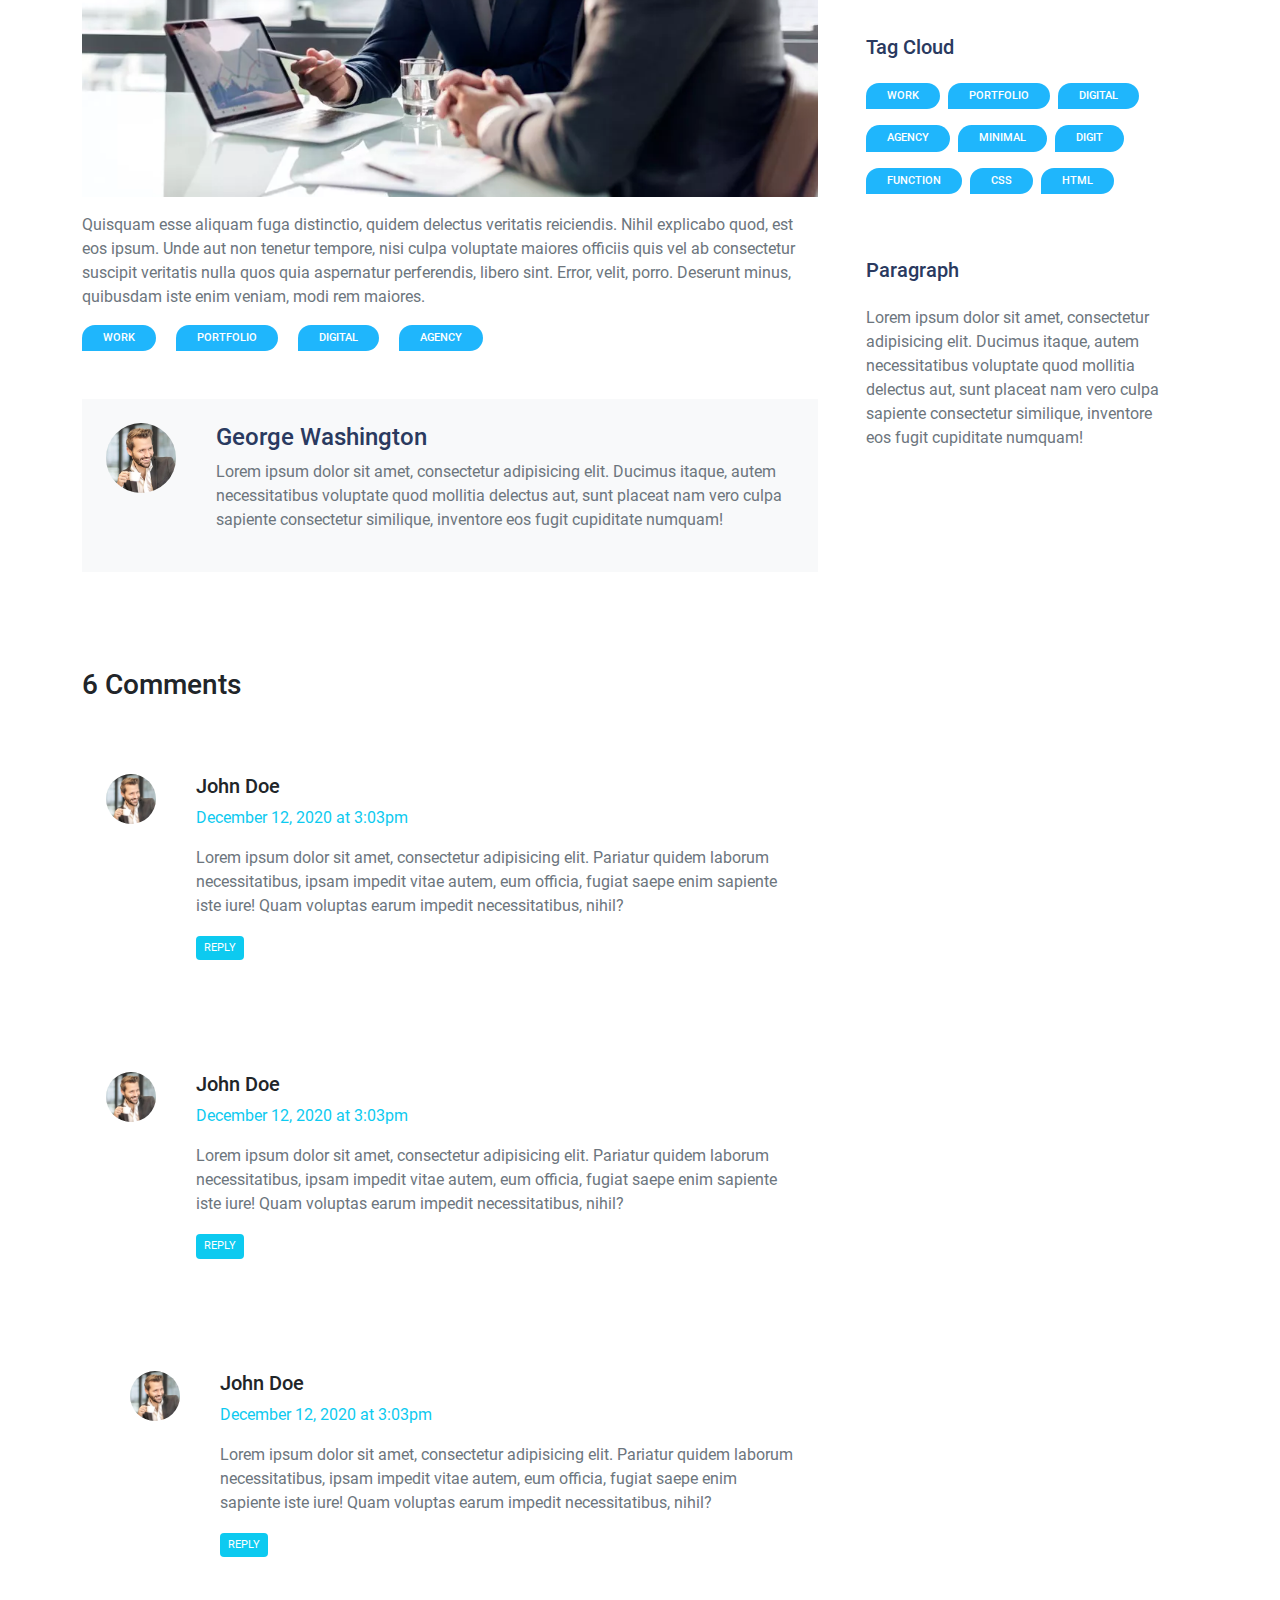
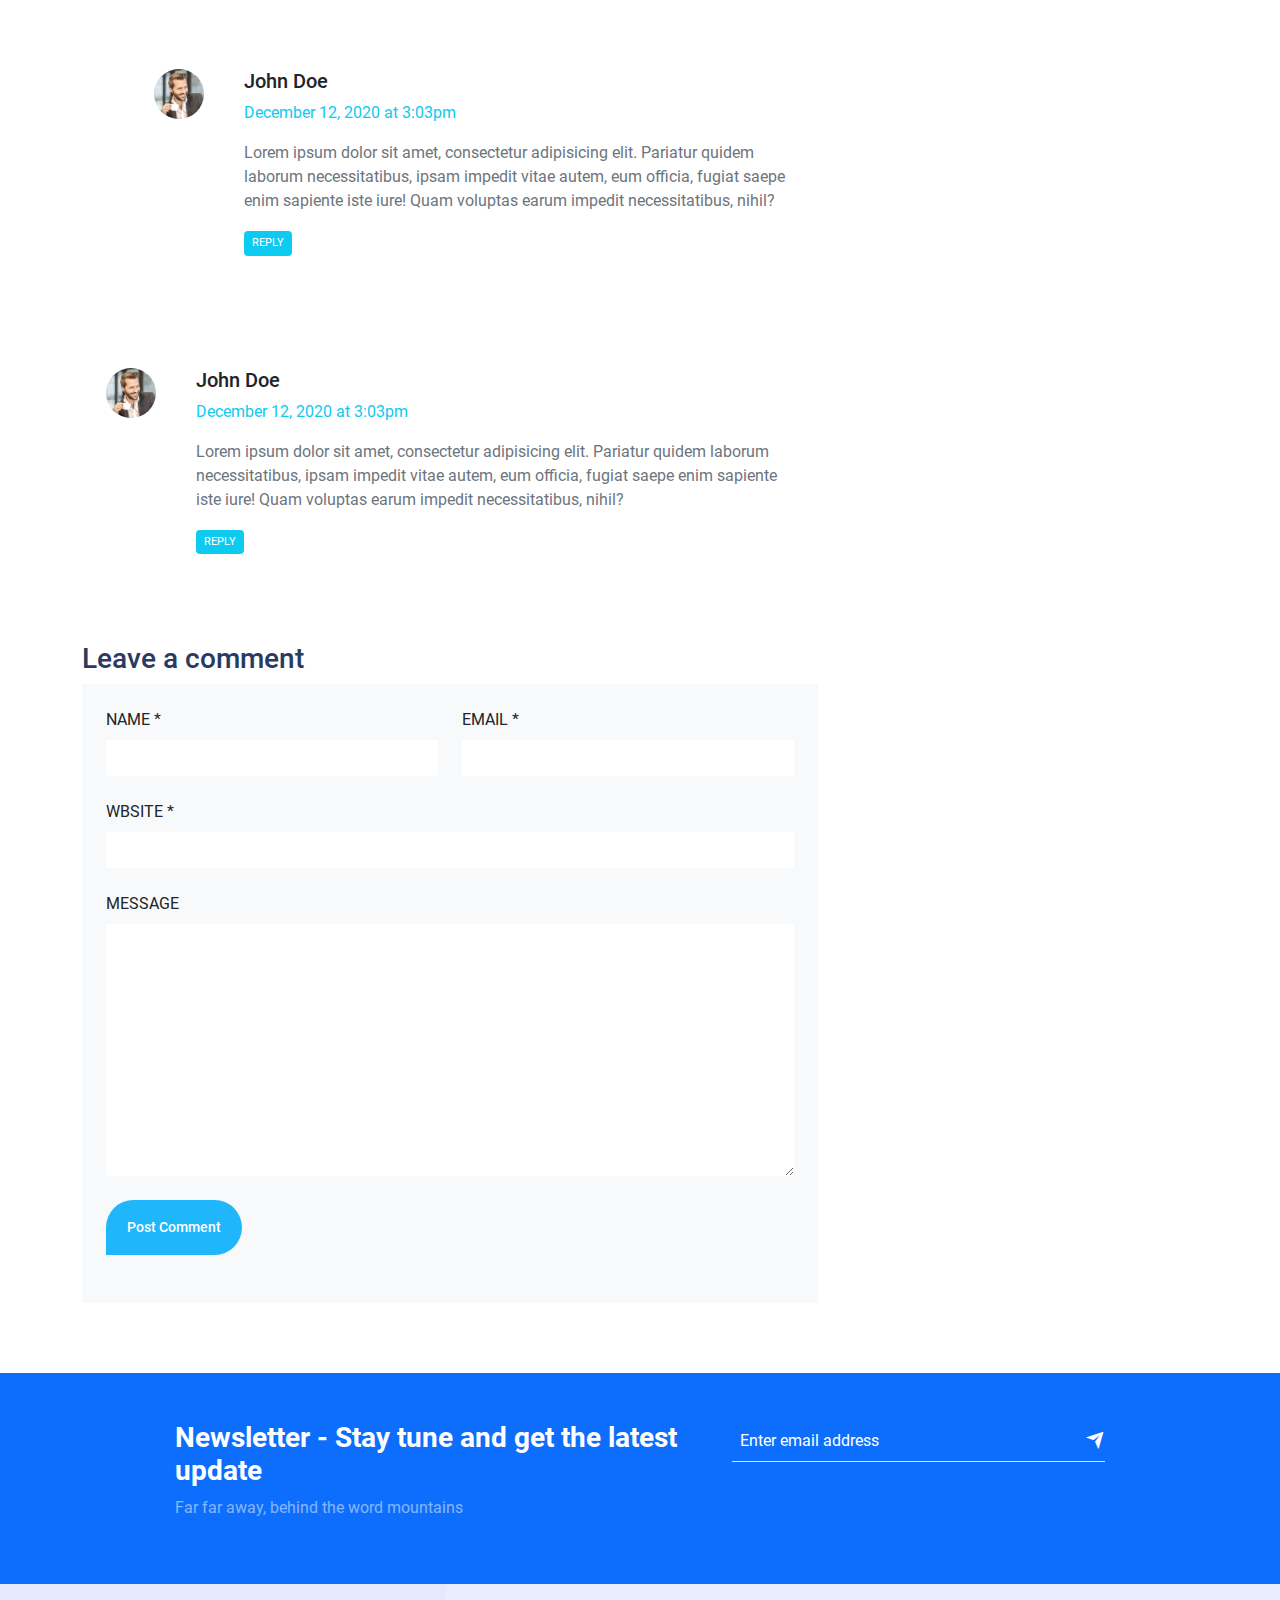
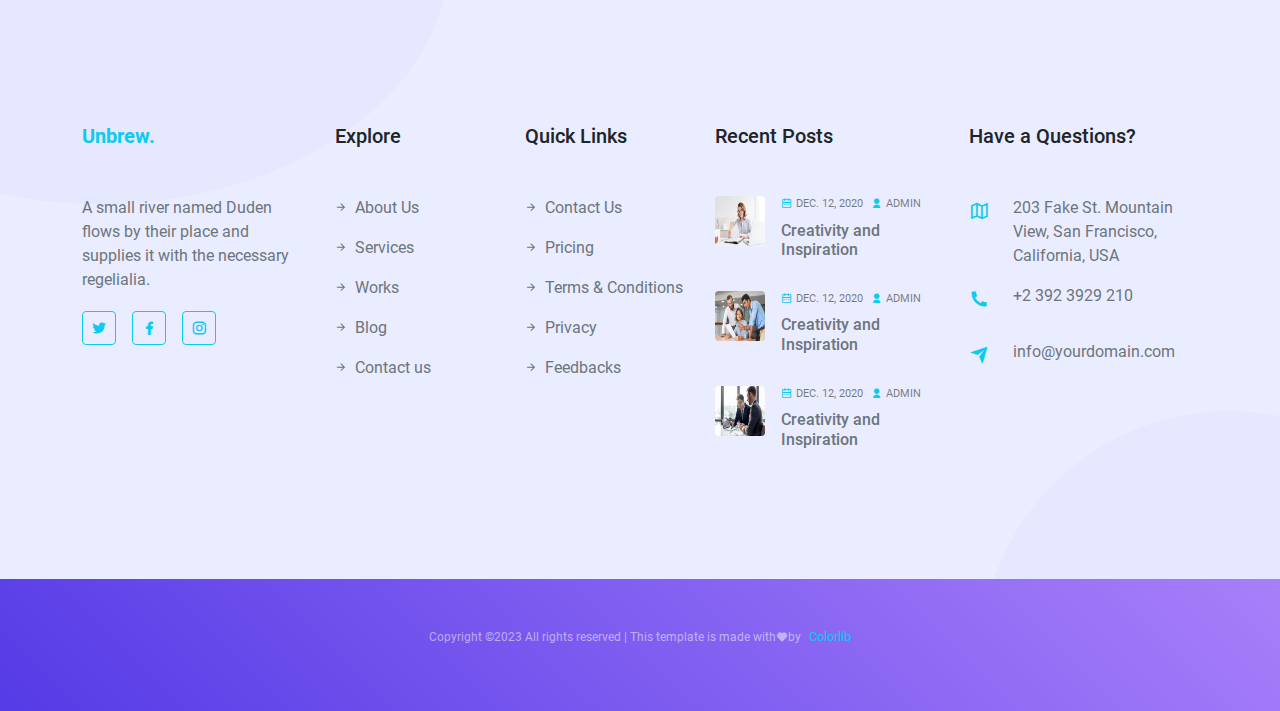
<file: BT_7_Pages_project/blog-details.html>
<!DOCTYPE html>
<html>

<head>
    <meta charset="UTF-8">
    <meta name="viewport" content="width=device-width, initial-scale=1.0">
    <title>Bootstrap</title>
    <link rel="stylesheet" href="css/bootstrap.min.css" type="text/css">
    <link rel="stylesheet" href="fonts/stylesheet.css" type="text/css">
    <link rel="stylesheet" href="fonts/remixicon.css" type="text/css">
    <link rel="stylesheet" href="css/blog-details.css" type="text/css">
</head>

<body>
    <!-- header start -->
    <header class="navbar navbar-expand-lg align-items-center position-absolute top-0 start-0 end-0 py-5">
        <div class="container">
            <div>
                <h2><a href="javascript:void(0)" class="navbar-brand text-white fs-4 fw-bold logo">Unbrew.</a></h2>
            </div>
            <button type="button" class="navbar-toggler text-white" data-bs-toggle="collapse"
                data-bs-target="#navbar"><span><i class="ri-menu-fill"></i></span></button>
            <nav class="navbar-collapse collapse menu" id="navbar">
                <ul class="navbar-nav ms-auto head">
                    <li><a href="index.html" class="nav-link text-white ms-4">Home</a></li>
                    <li><a href="about.html" class="nav-link text-white ms-4">About us</a></li>
                    <li><a href="services.html" class="nav-link text-white ms-4">Services</a></li>
                    <li><a href="pricing.html" class="nav-link text-white ms-4">Pricing</a></li>
                    <li><a href="work.html" class="nav-link text-white ms-4">Work</a></li>
                    <li class="blog"><a href="blog.html" class="nav-link text-white ms-4">Blog</a></li>
                    <li><a href="contact.html" class="nav-link text-white ms-4">Contact us</a></li>
                </ul>
            </nav>
        </div>
    </header>
    <!-- header End -->
    <main>
        <!--banner start -->
        <section class="banner">
            <div class="overlay"></div>
            <div class="container">
                <div class="row">
                    <div class="d-flex align-items-center justify-content-center flex-column" style="height: 700px;">
                        <h2 class="text-white display-3">Blog Details</h2>
                        <p class="text-white-50"><a href="index.html" class="text text-white-50 hover">HOME<i
                                    class="ri-arrow-right-fill"></i></a>
                            <a href="blog.html" class="text text-white-50 hover"> BLOG <i
                                    class="ri-arrow-right-fill"></i></a>
                            <span> BLOG SINGLE<i class="ri-arrow-right-fill"></i></span>
                        </p>
                    </div>
                </div>
            </div>
        </section>
        <!--banner end-->
        <!-- blog detail Start -->
        <section class="py">
            <div class="container">
                <div class="row">
                    <div class="col-lg-8">
                        <div class="detail">
                            <h2 class="mb-3">Far far away, behind the word mountains</h2>
                            <p class="text-secondary mb-5">Lorem ipsum dolor sit amet, consectetur adipisicing elit.
                                Reiciendis, eius mollitia suscipit, quisquam doloremque distinctio perferendis et
                                doloribus unde architecto optio laboriosam porro adipisci sapiente officiis nemo
                                accusamus ad praesentium? Esse minima nisi et. Dolore perferendis, enim praesentium
                                omnis, iste doloremque quia officia optio deserunt molestiae voluptates soluta
                                architecto tempora.</p>
                            <p class="text-secondary">Molestiae cupiditate inventore animi, maxime sapiente optio, illo
                                est nemo veritatis repellat sunt doloribus nesciunt! Minima laborum magni reiciendis qui
                                voluptate quisquam voluptatem soluta illo eum ullam incidunt rem assumenda eveniet eaque
                                sequi deleniti tenetur dolore amet fugit perspiciatis ipsa, odit. Nesciunt dolor minima
                                esse vero ut ea, repudiandae suscipit!</p>
                            <h2 class="mt-5 mb-4">#2. Creative WordPress Themes</h2>
                            <p class="text-secondary">Temporibus ad error suscipit exercitationem hic molestiae totam
                                obcaecati rerum, eius aut, in. Exercitationem atque quidem tempora maiores ex architecto
                                voluptatum aut officia doloremque. Error dolore voluptas, omnis molestias odio
                                dignissimos culpa ex earum nisi consequatur quos odit quasi repellat qui officiis
                                reiciendis incidunt hic non? Debitis commodi aut, adipisci.</p>
                            <p>
                                <img src="images/blog3.jpg.webp" alt="blog" title="blog" class="img-fluid">
                            </p>
                            <p class="text-secondary">Quisquam esse aliquam fuga distinctio, quidem delectus veritatis
                                reiciendis. Nihil explicabo quod, est eos ipsum. Unde aut non tenetur tempore, nisi
                                culpa voluptate maiores officiis quis vel ab consectetur suscipit veritatis nulla quos
                                quia aspernatur perferendis, libero sint. Error, velit, porro. Deserunt minus, quibusdam
                                iste enim veniam, modi rem maiores.</p>
                            <a href="javascript:void(0)"
                                class="btn bannre-btn btn1 text-white py-1 detail-btn me-3">WORK</a>
                            <a href="javascript:void(0)"
                                class="btn bannre-btn btn1 text-white py-1 detail-btn me-3">PORTFOLIO</a>
                            <a href="javascript:void(0)"
                                class="btn bannre-btn btn1 text-white py-1 detail-btn me-3">DIGITAL</a>
                            <a href="javascript:void(0)"
                                class="btn bannre-btn btn1 text-white py-1 detail-btn me-3">AGENCY</a>
                        </div>
                        <div class="d-flex mt-5 p-4 bg-light">
                            <div>
                                <img src="images/person_1.jpg.webp" alt="blog" title="blog" width="70px" height="70px"
                                    class="rounded-circle me-3">
                            </div>
                            <div class="ms-4">
                                <h4 class="detail-h4">George Washington</h4>
                                <p class="text-secondary">Lorem ipsum dolor sit amet, consectetur adipisicing elit.
                                    Ducimus itaque, autem necessitatibus voluptate quod mollitia delectus aut, sunt
                                    placeat nam vero culpa sapiente consectetur similique, inventore eos fugit
                                    cupiditate numquam!</p>
                            </div>
                        </div>
                        <div class="mt-5 pt-5">
                            <h3>6 Comments</h3>
                            <div class="d-flex mt-5 p-4">
                                <div>
                                    <img src="images/person_1.jpg.webp" alt="blog" title="blog" width="50px" height="50px"
                                        class="rounded-circle me-3">
                                </div>
                                <div class="ms-4">
                                    <h5>John Doe</h5>
                                    <p class="text-info">December 12, 2020 at 3:03pm</p>
                                    <p class="text-secondary">Lorem ipsum dolor sit amet, consectetur adipisicing elit. Pariatur quidem laborum necessitatibus, ipsam impedit vitae autem, eum officia, fugiat saepe enim sapiente iste iure! Quam voluptas earum impedit necessitatibus, nihil?</p>
                                    <p>
                                        <a href="javascript:void(0)" class="bg-info nav-link d-inline-block text-white p-1 px-2 rounded-1 reply">REPLY</a>
                                    </p>
                                </div>
                            </div>
                            <div class="d-flex mt-5 p-4">
                                <div>
                                    <img src="images/person_1.jpg.webp" alt="blog" title="blog" width="50px" height="50px"
                                        class="rounded-circle me-3">
                                </div>
                                <div class="ms-4">
                                    <h5>John Doe</h5>
                                    <p class="text-info">December 12, 2020 at 3:03pm</p>
                                    <p class="text-secondary">Lorem ipsum dolor sit amet, consectetur adipisicing elit. Pariatur quidem laborum necessitatibus, ipsam impedit vitae autem, eum officia, fugiat saepe enim sapiente iste iure! Quam voluptas earum impedit necessitatibus, nihil?</p>
                                    <p>
                                        <a href="javascript:void(0)" class="bg-info nav-link d-inline-block text-white p-1 px-2 rounded-1 reply">REPLY</a>
                                    </p>
                                </div>
                            </div>
                            <div class="d-flex mt-5 p-4 ms-4">
                                <div>
                                    <img src="images/person_1.jpg.webp" alt="blog" title="blog" width="50px" height="50px"
                                        class="rounded-circle me-3">
                                </div>
                                <div class="ms-4">
                                    <h5>John Doe</h5>
                                    <p class="text-info">December 12, 2020 at 3:03pm</p>
                                    <p class="text-secondary">Lorem ipsum dolor sit amet, consectetur adipisicing elit. Pariatur quidem laborum necessitatibus, ipsam impedit vitae autem, eum officia, fugiat saepe enim sapiente iste iure! Quam voluptas earum impedit necessitatibus, nihil?</p>
                                    <p>
                                        <a href="javascript:void(0)" class="bg-info nav-link d-inline-block text-white p-1 px-2 rounded-1 reply">REPLY</a>
                                    </p>
                                </div>
                            </div>
                            <div class="d-flex mt-5 p-4 ms-5">
                                <div>
                                    <img src="images/person_1.jpg.webp" alt="blog" title="blog" width="50px" height="50px"
                                        class="rounded-circle me-3">
                                </div>
                                <div class="ms-4">
                                    <h5>John Doe</h5>
                                    <p class="text-info">December 12, 2020 at 3:03pm</p>
                                    <p class="text-secondary">Lorem ipsum dolor sit amet, consectetur adipisicing elit. Pariatur quidem laborum necessitatibus, ipsam impedit vitae autem, eum officia, fugiat saepe enim sapiente iste iure! Quam voluptas earum impedit necessitatibus, nihil?</p>
                                    <p>
                                        <a href="javascript:void(0)" class="bg-info nav-link d-inline-block text-white p-1 px-2 rounded-1 reply">REPLY</a>
                                    </p>
                                </div>
                            </div>
                            <div class="d-flex mt-5 p-4">
                                <div>
                                    <img src="images/person_1.jpg.webp" alt="blog" title="blog" width="50px" height="50px"
                                        class="rounded-circle me-3">
                                </div>
                                <div class="ms-4">
                                    <h5>John Doe</h5>
                                    <p class="text-info">December 12, 2020 at 3:03pm</p>
                                    <p class="text-secondary">Lorem ipsum dolor sit amet, consectetur adipisicing elit. Pariatur quidem laborum necessitatibus, ipsam impedit vitae autem, eum officia, fugiat saepe enim sapiente iste iure! Quam voluptas earum impedit necessitatibus, nihil?</p>
                                    <p>
                                        <a href="javascript:void(0)" class="bg-info nav-link d-inline-block text-white p-1 px-2 rounded-1 reply">REPLY</a>
                                    </p>
                                </div>
                            </div>
                        </div>
                        <div class="mt-5">
                            <h3 class="detail-h4">Leave a comment</h3>
                            <form class="bg-light p-4">
                                <div class="row">
                                    <div class="col-md-6">
                                        <div class="form-group mb-4">
                                            <label class="form-label">NAME *</label>
                                            <input type="text" class="form-control border-0 rounded-0">
                                        </div>
                                    </div>
                                    <div class="col-md-6">
                                        <div class="form-group mb-4">
                                            <label class="form-label">EMAIL *</label>
                                            <input type="email" class="form-control border-0 rounded-0">
                                        </div>
                                    </div>
                                    <div class="col-md-12">
                                        <div class="form-group mb-4">
                                            <label class="form-label">WBSITE *</label>
                                            <input type="url" class="form-control border-0 rounded-0">
                                        </div>
                                    </div>
                                    <div class="col-md-12">
                                        <div class="form-group mb-4">
                                            <label class="form-label">MESSAGE</label>
                                            <textarea class="form-control border-0 rounded-0" cols="30" rows="10"></textarea>
                                        </div>
                                    </div>
                                    <div class="col-md-12">
                                        <a href="javascript:void(0)" class="btn bannre-btn btn1 text-white py-3  me-3 mb-4">Post Comment</a>
                                    </div>
                                </div>
                            </form>
                        </div>
                    </div>
                    <div class="col-lg-4">
                        <div class="p-4">
                            <div class="form-group position-relative bg-light p-3">
                                <i class="ri-search-line detail-search"></i>
                                <input type="text" class="form-control border-0 rounded-0" placeholder="search...">
                            </div>
                            <div class="deatil-1 mb-4">
                                <h5 class="mb-5 mt-5">Services</h5>
                                <ul class="list-unstyled detail-hover">
                                    <li class="align-items-center d-flex mb-3"><a href="javascript:void(0)"
                                            class="nav-link"><i
                                                class="ri-arrow-right-line me-2 footer-icon text-info"></i>Marketing</a></li>
                                    <li class="align-items-center d-flex mb-3"><a href="javascript:void(0)"
                                            class="nav-link"><i
                                                class="ri-arrow-right-line me-2 footer-icon text-info"></i>SEO</a></li>
                                    <li class="align-items-center d-flex mb-3"><a href="javascript:void(0)"
                                            class="nav-link"><i
                                                class="ri-arrow-right-line me-2 footer-icon text-info"></i>UI/UX Design</a></li>
                                    <li class="align-items-center d-flex mb-3"><a href="javascript:void(0)"
                                            class="nav-link"><i
                                                class="ri-arrow-right-line me-2 footer-icon text-info"></i>Creative</a></li>
                                    <li class="align-items-center d-flex mb-3"><a href="javascript:void(0)"
                                            class="nav-link"><i
                                                class="ri-arrow-right-line me-2 footer-icon text-info"></i>Optimization us</a></li>
                                    <li class="align-items-center d-flex mb-3"><a href="javascript:void(0)"
                                            class="nav-link"><i
                                                class="ri-arrow-right-line me-2 footer-icon text-info"></i>Business Strategy</a></li>
                                </ul>
                            </div>
                            <div class="footer-1 mb-4 mt-5">
                                <h5 class="mb-5">Recent Posts</h5>
                                <div class="d-flex mb-4">
                                    <img src="images/blog_1.jpg.webp" class="img-fluid rounded-1 me-3" alt="footer" title="footer">
                                    <div class="footer-post">
                                        <h6 class="mt-2"><a href="javascript:void(0)" class="nav-link">Far far away, behind the word mountains</a></h6>
                                        <a href="javascript:void(0)" class="nav-link d-flex align-items-center text-info"><i
                                                class="ri-calendar-2-line text-info me-1"></i>DEC. 12, 2020<i
                                                class="ri-user-fill text-info ms-2 me-1"></i>ADMIN</a>
                                    </div>
                                </div>
                                <div class="d-flex mb-4">
                                    <img src="images/blog2.jpg.webp" class="img-fluid rounded-1 me-3" alt="footer" title="footer">
                                    <div class="footer-post">
                                        <h6 class="mt-2"><a href="javascript:void(0)" class="nav-link">Far far away, behind the word mountains</a></h6>
                                        <a href="javascript:void(0)" class="nav-link d-flex align-items-center text-info"><i
                                                class="ri-calendar-2-line text-info me-1"></i>DEC. 12, 2020<i
                                                class="ri-user-fill text-info ms-2 me-1"></i>ADMIN</a>
                                    </div>
                                </div>
                                <div class="d-flex mb-4">
                                    <img src="images/blog3.jpg.webp" class="img-fluid rounded-1 me-3" alt="footer" title="footer">
                                    <div class="footer-post">
                                        <h6 class="mt-2"><a href="javascript:void(0)" class="nav-link">Far far away, behind the word mountains</a></h6>
                                        <a href="javascript:void(0)" class="nav-link d-flex align-items-center text-info"><i
                                                class="ri-calendar-2-line text-info me-1"></i>DEC. 12, 2020<i
                                                class="ri-user-fill text-info ms-2 me-1"></i>ADMIN</a>
                                    </div>
                                </div>
                            </div>
                            <div class="mt-5">
                                <h5 class="detail-h4 mb-4">Tag Cloud</h5>
                                <a href="javascript:void(0)" class="btn bannre-btn btn1 text-white py-1 detail-btn me-1 mb-3">WORK</a>
                                <a href="javascript:void(0)" class="btn bannre-btn btn1 text-white py-1 detail-btn me-1 mb-3">PORTFOLIO</a>
                                <a href="javascript:void(0)" class="btn bannre-btn btn1 text-white py-1 detail-btn me-1 mb-3">DIGITAL</a>
                                <a href="javascript:void(0)" class="btn bannre-btn btn1 text-white py-1 detail-btn me-1 mb-3">AGENCY</a>
                                <a href="javascript:void(0)" class="btn bannre-btn btn1 text-white py-1 detail-btn me-1 mb-3">MINIMAL</a>
                                <a href="javascript:void(0)" class="btn bannre-btn btn1 text-white py-1 detail-btn me-1 mb-3">DIGIT</a>
                                <a href="javascript:void(0)" class="btn bannre-btn btn1 text-white py-1 detail-btn me-1 mb-3">FUNCTION</a>
                                <a href="javascript:void(0)" class="btn bannre-btn btn1 text-white py-1 detail-btn me-1 mb-3">CSS</a>
                                <a href="javascript:void(0)" class="btn bannre-btn btn1 text-white py-1 detail-btn me-1 mb-3">HTML</a>
                            </div>
                            <div class="mt-5">
                                <h5 class="detail-h4">Paragraph</h5>
                                <p class="text-secondary mt-4">Lorem ipsum dolor sit amet, consectetur adipisicing elit. Ducimus itaque, autem necessitatibus voluptate quod mollitia delectus aut, sunt placeat nam vero culpa sapiente consectetur similique, inventore eos fugit cupiditate numquam!</p>
                            </div>
                        </div>
                    </div>
                </div>
            </div>
        </section>
        <!-- blog detail End -->
        <!-- News Start -->
        <section class="news">
            <div class="container">
                <div class="row">
                    <div class="d-flex justify-content-center py-5">
                        <div class="col-lg-10">
                            <div class="row">
                                <div class="col-md-7">
                                    <div class="news-title">
                                        <h3 class="text-white fw-bold">Newsletter - Stay tune and get the latest update
                                        </h3>
                                        <p class="text-white-50">Far far away, behind the word mountains</p>
                                    </div>
                                </div>
                                <div class="col-md-5">
                                    <form action="#">
                                        <div
                                            class="news-form d-flex align-items-center border-bottom form-group text-white">
                                            <input type="text" class="form-control border-0 news-input p-2"
                                                placeholder="Enter email address">
                                            <a href="javascript:void(0)" class="nav-link"><i
                                                    class="ri-send-plane-fill fs-5"></i></a>
                                        </div>
                                    </form>
                                </div>
                            </div>
                        </div>
                    </div>
                </div>
            </div>
        </section>
        <!-- News End -->
    </main>
    <!-- footer start -->
    <footer class="py position-relative">
        <div class="container">
            <div class="footer-mb py">
                <div class="row">
                    <div class="col-md-6 col-lg">
                        <div class="footer-1 mb-4">
                            <h5 class="mb-5"><a href="javascript:void(0)"
                                    class="navbar-brand text-info fw-bold">Unbrew.</a>
                            </h5>
                            <p class="text-secondary footer-p">A small river named Duden flows by their place and
                                supplies
                                it with the necessary regelialia.</p>
                            <div class="d-flex mt-4">
                                <a href="javascript:void(0)" class="nav-link me-3"><i
                                        class="ri-twitter-fill text-info p-2 border border-info rounded-1"></i></a>
                                <a href="javascript:void(0)" class="nav-link me-3"><i
                                        class="ri-facebook-fill text-info p-2 border border-info rounded-1"></i></a>
                                <a href="javascript:void(0)" class="nav-link me-3"><i
                                        class="ri-instagram-line text-info p-2 border border-info rounded-1"></i></a>
                            </div>
                        </div>
                    </div>
                    <div class="col-md-6 col-lg-2">
                        <div class="footer-1 mb-4">
                            <h5 class="mb-5">Explore</h5>
                            <ul class="list-unstyled footer-hover">
                                <li class="align-items-center d-flex mb-3"><a href="javascript:void(0)"
                                        class="nav-link text-secondary"><i
                                            class="ri-arrow-right-line me-2 footer-icon"></i>About Us</a></li>
                                <li class="align-items-center d-flex mb-3"><a href="javascript:void(0)"
                                        class="nav-link text-secondary"><i
                                            class="ri-arrow-right-line me-2 footer-icon"></i>Services</a></li>
                                <li class="align-items-center d-flex mb-3"><a href="javascript:void(0)"
                                        class="nav-link text-secondary"><i
                                            class="ri-arrow-right-line me-2 footer-icon"></i>Works</a></li>
                                <li class="align-items-center d-flex mb-3"><a href="javascript:void(0)"
                                        class="nav-link text-secondary"><i
                                            class="ri-arrow-right-line me-2 footer-icon"></i>Blog</a></li>
                                <li class="align-items-center d-flex mb-3"><a href="javascript:void(0)"
                                        class="nav-link text-secondary"><i
                                            class="ri-arrow-right-line me-2 footer-icon"></i>Contact us</a></li>
                            </ul>
                        </div>
                    </div>
                    <div class="col-md-6 col-lg-2">
                        <div class="footer-1 mb-4">
                            <h5 class="mb-5">Quick Links</h5>
                            <ul class="list-unstyled footer-hover">
                                <li class="align-items-center d-flex mb-3"><a href="javascript:void(0)"
                                        class="nav-link text-secondary"><i
                                            class="ri-arrow-right-line me-2 footer-icon"></i>Contact Us</a></li>
                                <li class="align-items-center d-flex mb-3"><a href="javascript:void(0)"
                                        class="nav-link text-secondary"><i
                                            class="ri-arrow-right-line me-2 footer-icon"></i>Pricing</a></li>
                                <li class="align-items-center d-flex mb-3"><a href="javascript:void(0)"
                                        class="nav-link text-secondary"><i
                                            class="ri-arrow-right-line me-2 footer-icon"></i>Terms & Conditions</a></li>
                                <li class="align-items-center d-flex mb-3"><a href="javascript:void(0)"
                                        class="nav-link text-secondary"><i
                                            class="ri-arrow-right-line me-2 footer-icon"></i>Privacy</a></li>
                                <li class="align-items-center d-flex mb-3"><a href="javascript:void(0)"
                                        class="nav-link text-secondary"><i
                                            class="ri-arrow-right-line me-2 footer-icon"></i>Feedbacks</a></li>
                            </ul>
                        </div>
                    </div>
                    <div class="col-md-6 col-lg">
                        <div class="footer-1 mb-4">
                            <h5 class="mb-5">Recent Posts</h5>
                            <div class="d-flex mb-4">
                                <img src="images/blog_1.jpg.webp" class="img-fluid rounded-1 me-3" alt="footer"
                                    title="footer">
                                <div class="footer-post">
                                    <a href="javascript:void(0)"
                                        class="nav-link d-flex align-items-center text-black-50"><i
                                            class="ri-calendar-2-line text-info me-1"></i>DEC. 12, 2020<i
                                            class="ri-user-fill text-info ms-2 me-1"></i>ADMIN</a>
                                    <h6 class="mt-2"><a href="javascript:void(0)" class="nav-link text-secondary">
                                            Creativity and
                                            Inspiration</a></h6>
                                </div>
                            </div>
                            <div class="d-flex mb-4">
                                <img src="images/blog2.jpg.webp" class="img-fluid rounded-1 me-3" alt="footer"
                                    title="footer">
                                <div class="footer-post">
                                    <a href="javascript:void(0)"
                                        class="nav-link d-flex align-items-center text-black-50"><i
                                            class="ri-calendar-2-line text-info me-1"></i>DEC. 12, 2020<i
                                            class="ri-user-fill text-info ms-2 me-1"></i>ADMIN</a>
                                    <h6 class="mt-2"><a href="javascript:void(0)" class="nav-link text-secondary">
                                            Creativity and
                                            Inspiration</a></h6>
                                </div>
                            </div>
                            <div class="d-flex mb-4">
                                <img src="images/blog3.jpg.webp" class="img-fluid rounded-1 me-3" alt="footer"
                                    title="footer">
                                <div class="footer-post">
                                    <a href="javascript:void(0)"
                                        class="nav-link d-flex align-items-center text-black-50"><i
                                            class="ri-calendar-2-line text-info me-1"></i>DEC. 12, 2020<i
                                            class="ri-user-fill text-info ms-2 me-1"></i>ADMIN</a>
                                    <h6 class="mt-2"><a href="javascript:void(0)" class="nav-link text-secondary">
                                            Creativity and
                                            Inspiration</a></h6>
                                </div>
                            </div>
                        </div>
                    </div>
                    <div class="col-md-6 col-lg">
                        <div class="footer-1">
                            <h5 class="mb-5">Have a Questions?</h5>
                            <ul class="list-unstyled">
                                <li>
                                    <div class="d-flex">
                                        <i class="ri-map-2-line me-4 text-info fs-5"></i>
                                        <p class="text-secondary">203 Fake St. Mountain View, San Francisco, California,
                                            USA
                                        </p>
                                    </div>
                                </li>
                                <li><a href="tel:+2 392 3929 210" class="nav-link">
                                        <div class="d-flex">
                                            <i class="ri-phone-fill me-4 text-info fs-5"></i>
                                            <p class="text-secondary">+2 392 3929 210</p>
                                        </div>
                                    </a></li>
                                <li><a href="mailto:info@yourdomain.com" class="nav-link">
                                        <div class="d-flex mt-3">
                                            <i class="ri-send-plane-fill me-4 text-info fs-5"></i>
                                            <p class="text-secondary">info@yourdomain.com</p>
                                        </div>
                                    </a></li>
                            </ul>
                        </div>
                    </div>
                </div>
            </div>
        </div>
        <div class="footer-2 py-5 position-absolute bottom-0 w-100">
            <div class="container">
                <div class="row">
                    <div class="col-md-12">
                        <div class="footer-text d-flex justify-content-center">
                            <p class="d-flex align-items-center">Copyright &copy;2023 All rights reserved | This
                                template is
                                made with<i class="ri-heart-fill"></i>by<a href="javascript:void(0)"
                                    class="nav-link d-inline text-info ms-2" style="font-size: 13px;">Colorlib</a></p>
                        </div>
                    </div>
                </div>
            </div>
        </div>
    </footer>
    <!-- Footer End -->



    <script src="js/bootstrap.bundle.min.js"></script>
</body>

</html>
</file>
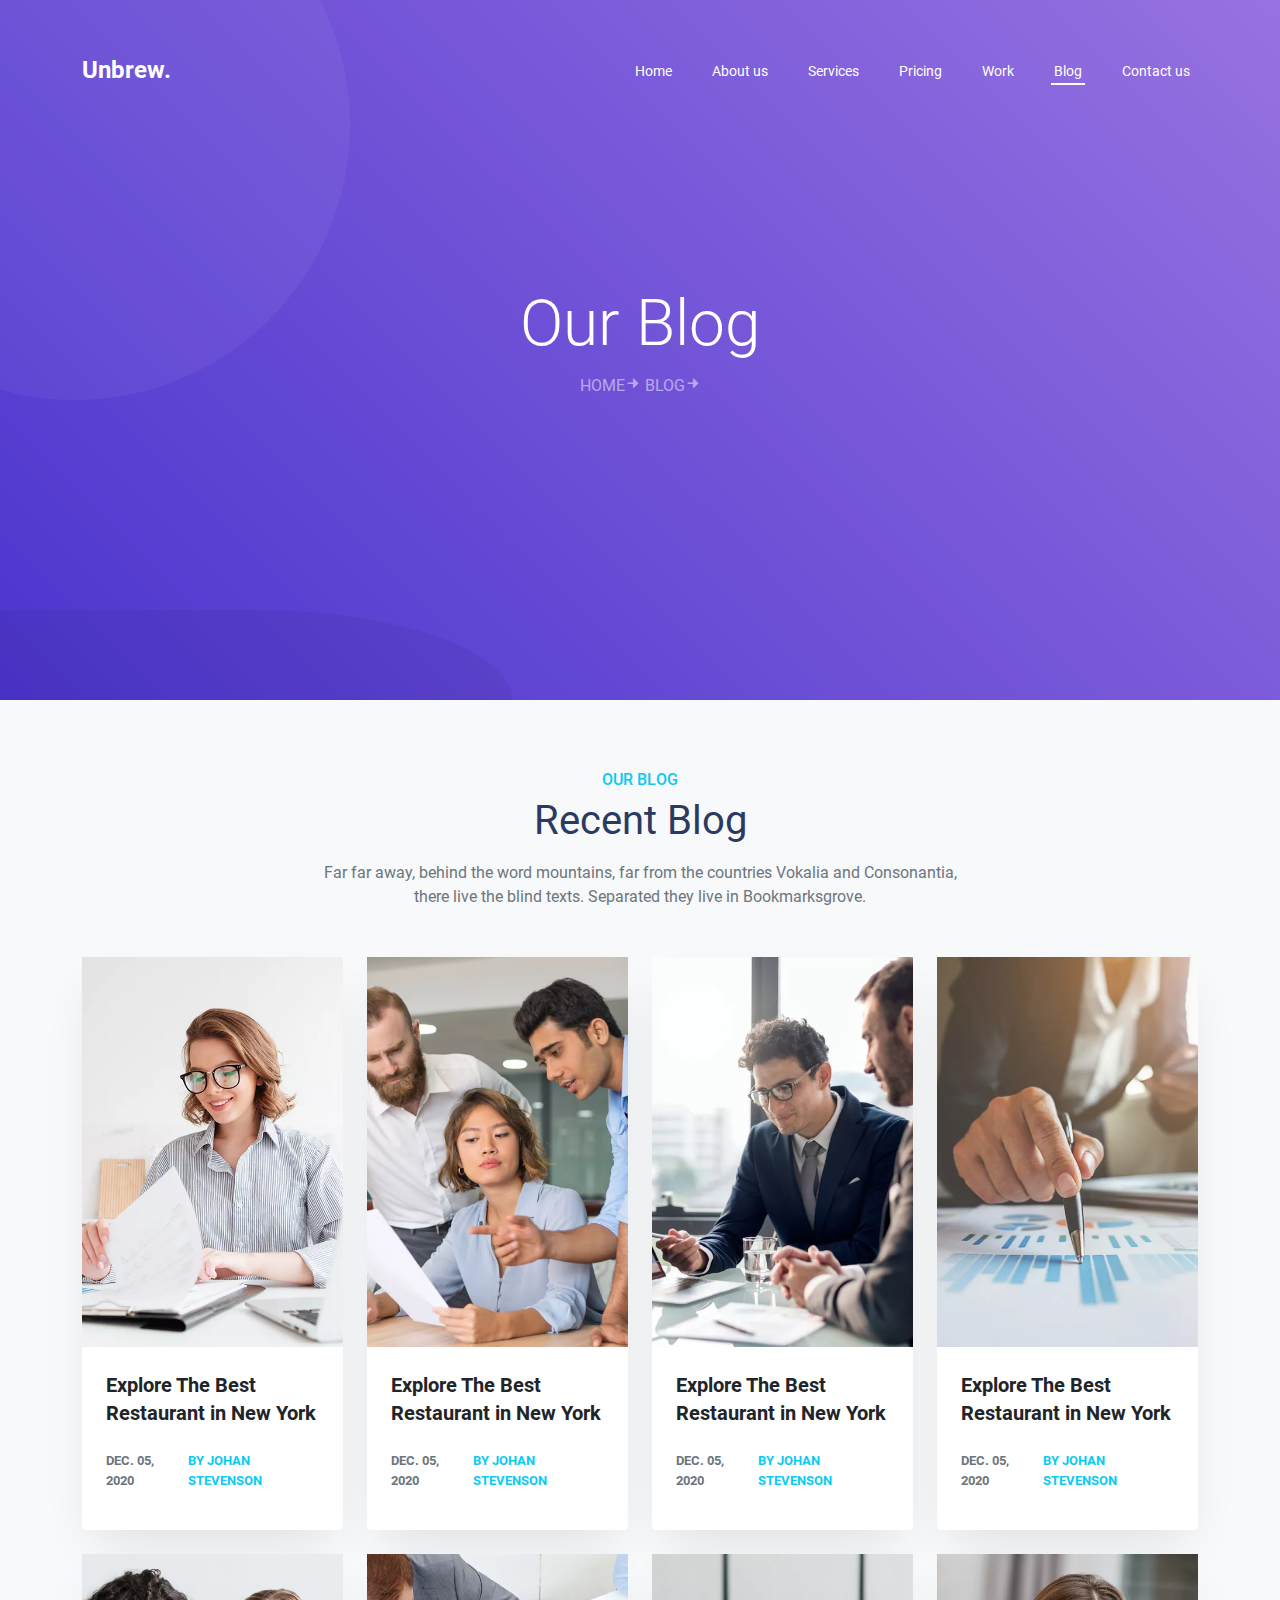
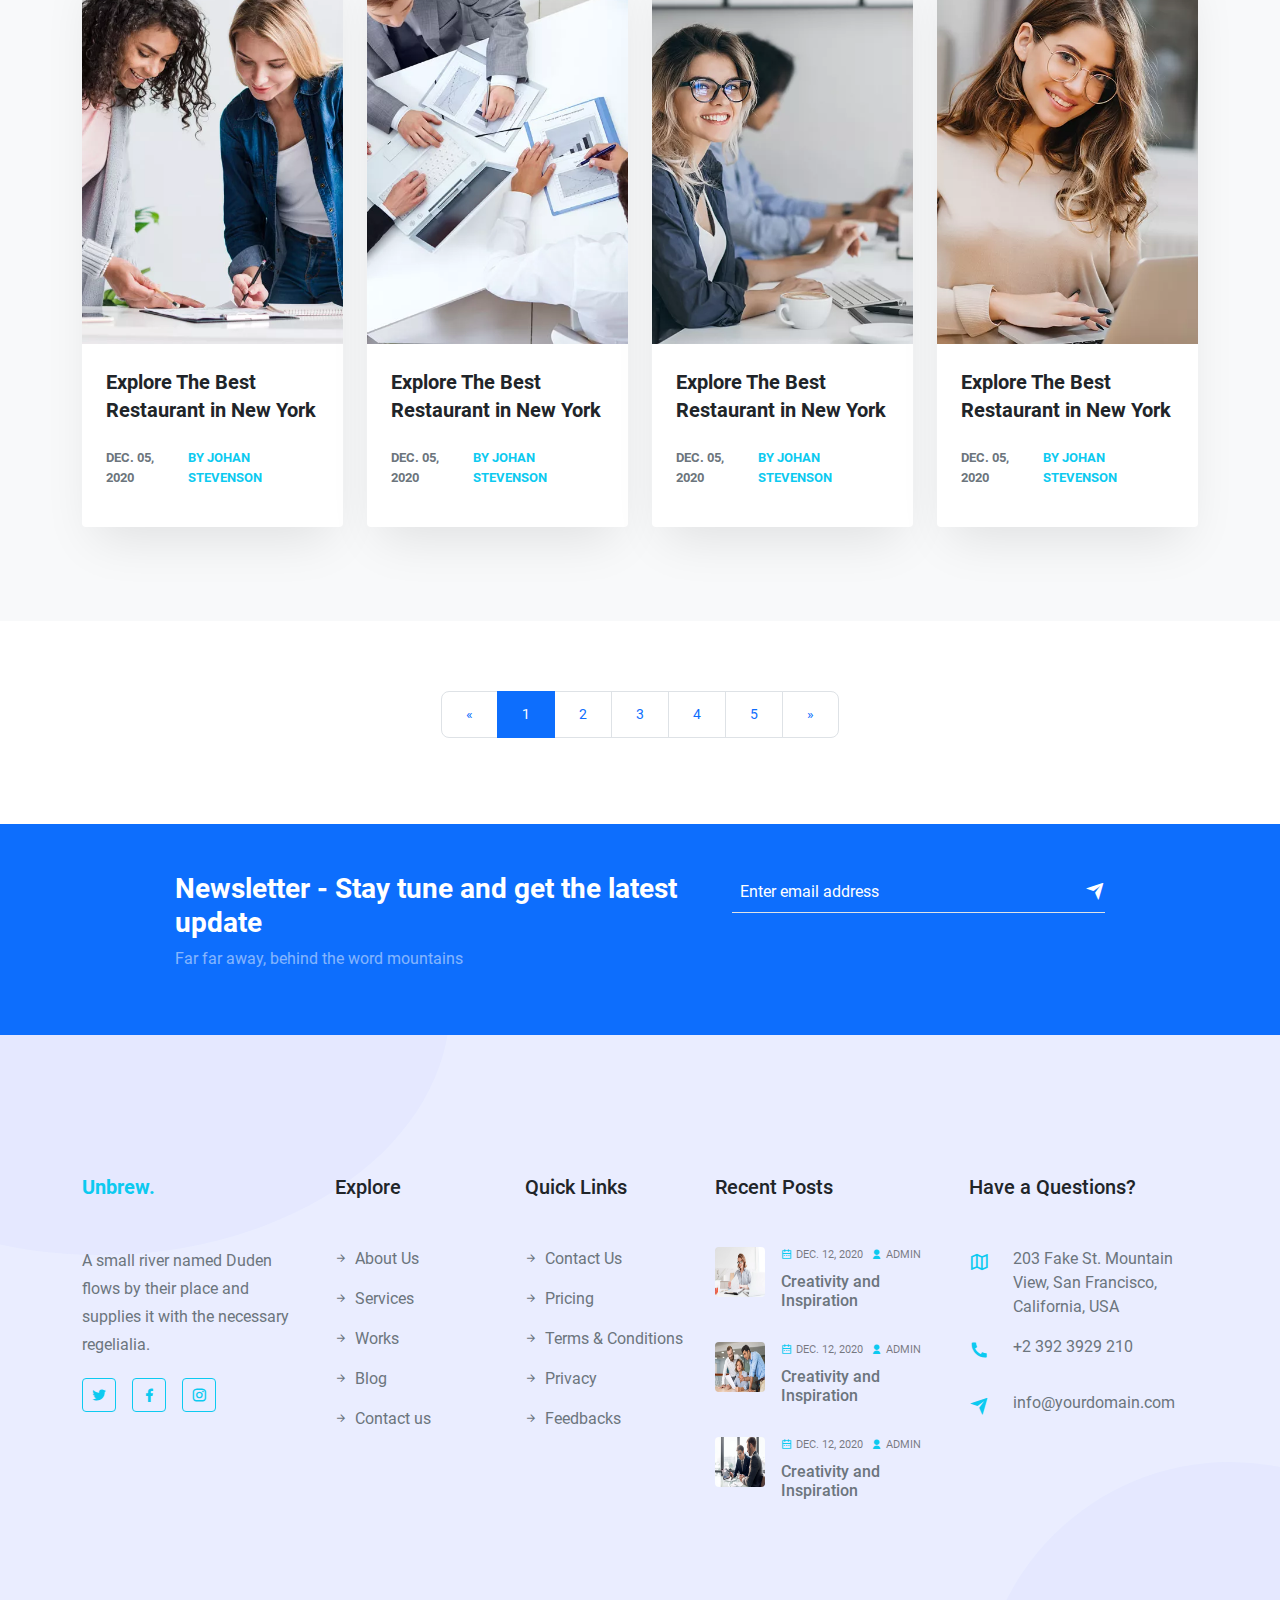
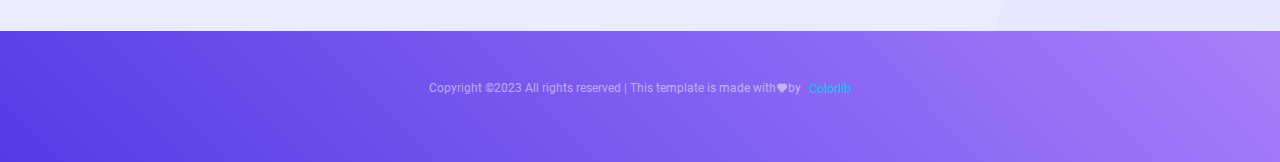
<file: BT_7_Pages_project/blog.html>
<!DOCTYPE html>
<html>

<head>
    <meta charset="UTF-8">
    <meta name="viewport" content="width=device-width, initial-scale=1.0">
    <title>Bootstrap</title>
    <link rel="stylesheet" href="css/bootstrap.min.css" type="text/css">
    <link rel="stylesheet" href="fonts/stylesheet.css" type="text/css">
    <link rel="stylesheet" href="fonts/remixicon.css" type="text/css">
    <link rel="stylesheet" href="css/blog.css" type="text/css">
</head>

<body>
    <!-- header start -->
    <header class="navbar navbar-expand-lg align-items-center position-absolute top-0 start-0 end-0 py-5">
        <div class="container">
            <div>
                <h2><a href="javascript:void(0)" class="navbar-brand text-white fs-4 fw-bold logo">Unbrew.</a></h2>
            </div>
            <button type="button" class="navbar-toggler text-white" data-bs-toggle="collapse"
                data-bs-target="#navbar"><span><i class="ri-menu-fill"></i></span></button>
            <nav class="navbar-collapse collapse menu" id="navbar">
                <ul class="navbar-nav ms-auto head">
                    <li><a href="index.html" class="nav-link text-white ms-4">Home</a></li>
                    <li><a href="about.html" class="nav-link text-white ms-4">About us</a></li>
                    <li><a href="services.html" class="nav-link text-white ms-4">Services</a></li>
                    <li><a href="pricing.html" class="nav-link text-white ms-4">Pricing</a></li>
                    <li><a href="work.html" class="nav-link text-white ms-4">Work</a></li>
                    <li class="blog"><a href="blog.html" class="nav-link text-white ms-4">Blog</a></li>
                    <li><a href="contact.html" class="nav-link text-white ms-4">Contact us</a></li>
                </ul>
            </nav>
        </div>
    </header>
    <!-- header End -->
    <main>
        <!--banner start -->
        <section class="banner">
            <div class="overlay"></div>
            <div class="container">
                <div class="row">
                    <div class="d-flex align-items-center justify-content-center flex-column" style="height: 700px;">
                        <h2 class="text-white display-3">Our Blog</h2>
                        <p class="text-white-50"><a href="index.html" class="text text-white-50 hover">HOME<i class="ri-arrow-right-fill"></i></a>
                        <span>BLOG<i class="ri-arrow-right-fill"></i></span></p>
                    </div>
                </div>
            </div>
        </section>
        <!--banner end-->
         <!-- Our Blog Start -->
         <section class="py bg-light">
            <div class="container">
                <div class="row">
                    <div class="d-flex justify-content-center">
                        <div class="col-md-7">
                            <div class="blog-title text-center mb-5">
                                <h6 class="text-info">OUR BLOG</h6>
                                <h2 class="mb-3">Recent Blog</h2>
                                <p class="text-secondary">Far far away, behind the word mountains, far from the
                                    countries Vokalia and Consonantia, there live the blind texts. Separated they live
                                    in Bookmarksgrove.</p>
                            </div>
                        </div>
                    </div>
                </div>
                <div class="row">
                    <div class="col-md-6 col-lg-3">
                        <div class="blog-body mb-4 bg-white rounded-1">
                            <a href="blog-details.html" class="nav-link">
                                <div class="blog-img" style="background-image: url('images/blog_1.jpg.webp');"></div>
                            </a>
                            <div class="blog-text p-4">
                                <h5><a href="javascript:void(0)" class="nav-link fw-bold">Explore The Best<br /> Restaurant in New
                                        York</a></h5>
                                <p class="text-secondary mt-4 d-flex fw-bold">
                                    <span class="me-2">DEC. 05, 2020</span>
                                    <a href="javascript:void(0)" class="nav-link text-info">BY JOHAN STEVENSON</a>
                                </p>
                            </div>
                        </div>
                    </div>
                    <div class="col-md-6 col-lg-3">
                        <div class="blog-body mb-4 bg-white rounded-1">
                            <a href="blog-details.html" class="nav-link">
                                <div class="blog-img" style="background-image: url('images/blog2.jpg.webp');"></div>
                            </a>
                            <div class="blog-text p-4">
                                <h5><a href="javascript:void(0)" class="nav-link fw-bold">Explore The Best<br /> Restaurant in New
                                        York</a></h5>
                                <p class="text-secondary mt-4 d-flex fw-bold">
                                    <span class="me-2">DEC. 05, 2020</span>
                                    <a href="javascript:void(0)" class="nav-link text-info">BY JOHAN STEVENSON</a>
                                </p>
                            </div>
                        </div>
                    </div>
                    <div class="col-md-6 col-lg-3">
                        <div class="blog-body mb-4 bg-white rounded-1">
                            <a href="blog-details.html" class="nav-link">
                                <div class="blog-img" style="background-image: url('images/blog3.jpg.webp');"></div>
                            </a>
                            <div class="blog-text p-4">
                                <h5><a href="javascript:void(0)" class="nav-link fw-bold">Explore The Best<br /> Restaurant in New
                                        York</a></h5>
                                <p class="text-secondary mt-4 d-flex fw-bold">
                                    <span class="me-2">DEC. 05, 2020</span>
                                    <a href="javascript:void(0)" class="nav-link text-info">BY JOHAN STEVENSON</a>
                                </p>
                            </div>
                        </div>
                    </div>
                    <div class="col-md-6 col-lg-3">
                        <div class="blog-body mb-4 bg-white rounded-1">
                            <a href="blog-details.html" class="nav-link">
                                <div class="blog-img" style="background-image: url('images/blog4.jpg.webp');"></div>
                            </a>
                            <div class="blog-text p-4">
                                <h5><a href="javascript:void(0)" class="nav-link fw-bold">Explore The Best<br /> Restaurant in New
                                        York</a></h5>
                                <p class="text-secondary mt-4 d-flex fw-bold">
                                    <span class="me-2">DEC. 05, 2020</span>
                                    <a href="javascript:void(0)" class="nav-link text-info">BY JOHAN STEVENSON</a>
                                </p>
                            </div>
                        </div>
                    </div>
                    <div class="col-md-6 col-lg-3">
                        <div class="blog-body mb-4 bg-white rounded-1">
                            <a href="blog-details.html" class="nav-link">
                                <div class="blog-img" style="background-image: url('images/blog5.jpg.webp');"></div>
                            </a>
                            <div class="blog-text p-4">
                                <h5><a href="javascript:void(0)" class="nav-link fw-bold">Explore The Best<br /> Restaurant in New
                                        York</a></h5>
                                <p class="text-secondary mt-4 d-flex fw-bold">
                                    <span class="me-2">DEC. 05, 2020</span>
                                    <a href="javascript:void(0)" class="nav-link text-info">BY JOHAN STEVENSON</a>
                                </p>
                            </div>
                        </div>
                    </div>
                    <div class="col-md-6 col-lg-3">
                        <div class="blog-body mb-4 bg-white rounded-1">
                            <a href="blog-details.html" class="nav-link">
                                <div class="blog-img" style="background-image: url('images/blog6.jpg.webp');"></div>
                            </a>
                            <div class="blog-text p-4">
                                <h5><a href="javascript:void(0)" class="nav-link fw-bold">Explore The Best<br /> Restaurant in New
                                        York</a></h5>
                                <p class="text-secondary mt-4 d-flex fw-bold">
                                    <span class="me-2">DEC. 05, 2020</span>
                                    <a href="javascript:void(0)" class="nav-link text-info">BY JOHAN STEVENSON</a>
                                </p>
                            </div>
                        </div>
                    </div>
                    <div class="col-md-6 col-lg-3">
                        <div class="blog-body mb-4 bg-white rounded-1">
                            <a href="blog-details.html" class="nav-link">
                                <div class="blog-img" style="background-image: url('images/blog7.jpg.webp');"></div>
                            </a>
                            <div class="blog-text p-4">
                                <h5><a href="javascript:void(0)" class="nav-link fw-bold">Explore The Best<br /> Restaurant in New
                                        York</a></h5>
                                <p class="text-secondary mt-4 d-flex fw-bold">
                                    <span class="me-2">DEC. 05, 2020</span>
                                    <a href="javascript:void(0)" class="nav-link text-info">BY JOHAN STEVENSON</a>
                                </p>
                            </div>
                        </div>
                    </div>
                    <div class="col-md-6 col-lg-3">
                        <div class="blog-body mb-4 bg-white rounded-1">
                            <a href="javascript:void(0)" class="nav-link">
                                <div class="blog-img" style="background-image: url('images/blog8.jpg.webp');"></div>
                            </a>
                            <div class="blog-text p-4">
                                <h5><a href="javascript:void(0)" class="nav-link fw-bold">Explore The Best<br /> Restaurant in New
                                        York</a></h5>
                                <p class="text-secondary mt-4 d-flex fw-bold">
                                    <span class="me-2">DEC. 05, 2020</span>
                                    <a href="javascript:void(0)" class="nav-link text-info">BY JOHAN STEVENSON</a>
                                </p>
                            </div>
                        </div>
                    </div>
                </div>
            </div>
        </section>
        <!-- Our Blog End -->
          <!-- pagination start -->
       <div class="container">
        <div class="d-flex justify-content-center py">
            <nav>
                <ul class="pagination pagination-lg">
                    <li class="page-item">
                        <a class="page-link" href="#" aria-label="Previous">
                          <span aria-hidden="true">&laquo;</span>
                        </a>
                      </li>
                  <li class="page-item active"><a class="page-link" href="#">1</a></li>
                  <li class="page-item"><a class="page-link" href="#">2</a></li>
                  <li class="page-item"><a class="page-link" href="#">3</a></li>
                  <li class="page-item"><a class="page-link" href="#">4</a></li>
                  <li class="page-item"><a class="page-link" href="#">5</a></li>
                  <li class="page-item">
                    <a class="page-link" href="#" aria-label="Next">
                      <span aria-hidden="true">&raquo;</span>
                    </a>
                  </li>
                </ul>
              </nav>
        </div>
       </div>
        <!-- pagination End -->
        <!-- News Start -->
        <section class="news">
            <div class="container">
                <div class="row">
                    <div class="d-flex justify-content-center py-5">
                        <div class="col-lg-10">
                            <div class="row">
                                <div class="col-md-7">
                                    <div class="news-title">
                                        <h3 class="text-white fw-bold">Newsletter - Stay tune and get the latest update
                                        </h3>
                                        <p class="text-white-50">Far far away, behind the word mountains</p>
                                    </div>
                                </div>
                                <div class="col-md-5">
                                    <form action="#">
                                        <div
                                            class="news-form d-flex align-items-center border-bottom form-group text-white">
                                            <input type="text" class="form-control border-0 news-input p-2"
                                                placeholder="Enter email address">
                                            <a href="javascript:void(0)" class="nav-link"><i class="ri-send-plane-fill fs-5"></i></a>
                                        </div>
                                    </form>
                                </div>
                            </div>
                        </div>
                    </div>
                </div>
            </div>
        </section>
        <!-- News End -->
    </main>
    <!-- footer start -->
    <footer class="py position-relative">
        <div class="container">
           <div class="footer-mb py">
            <div class="row">
                <div class="col-md-6 col-lg">
                    <div class="footer-1 mb-4">
                        <h5 class="mb-5"><a href="javascript:void(0)" class="navbar-brand text-info fw-bold">Unbrew.</a>
                        </h5>
                        <p class="text-secondary footer-p">A small river named Duden flows by their place and supplies
                            it with the necessary regelialia.</p>
                        <div class="d-flex mt-4">
                            <a href="javascript:void(0)" class="nav-link me-3"><i
                                    class="ri-twitter-fill text-info p-2 border border-info rounded-1"></i></a>
                            <a href="javascript:void(0)" class="nav-link me-3"><i
                                    class="ri-facebook-fill text-info p-2 border border-info rounded-1"></i></a>
                            <a href="javascript:void(0)" class="nav-link me-3"><i
                                    class="ri-instagram-line text-info p-2 border border-info rounded-1"></i></a>
                        </div>
                    </div>
                </div>
                <div class="col-md-6 col-lg-2">
                    <div class="footer-1 mb-4">
                        <h5 class="mb-5">Explore</h5>
                        <ul class="list-unstyled footer-hover">
                            <li class="align-items-center d-flex mb-3"><a href="javascript:void(0)"
                                    class="nav-link text-secondary"><i
                                        class="ri-arrow-right-line me-2 footer-icon"></i>About Us</a></li>
                            <li class="align-items-center d-flex mb-3"><a href="javascript:void(0)"
                                    class="nav-link text-secondary"><i
                                        class="ri-arrow-right-line me-2 footer-icon"></i>Services</a></li>
                            <li class="align-items-center d-flex mb-3"><a href="javascript:void(0)"
                                    class="nav-link text-secondary"><i
                                        class="ri-arrow-right-line me-2 footer-icon"></i>Works</a></li>
                            <li class="align-items-center d-flex mb-3"><a href="javascript:void(0)"
                                    class="nav-link text-secondary"><i
                                        class="ri-arrow-right-line me-2 footer-icon"></i>Blog</a></li>
                            <li class="align-items-center d-flex mb-3"><a href="javascript:void(0)"
                                    class="nav-link text-secondary"><i
                                        class="ri-arrow-right-line me-2 footer-icon"></i>Contact us</a></li>
                        </ul>
                    </div>
                </div>
                <div class="col-md-6 col-lg-2">
                    <div class="footer-1 mb-4">
                        <h5 class="mb-5">Quick Links</h5>
                        <ul class="list-unstyled footer-hover">
                            <li class="align-items-center d-flex mb-3"><a href="javascript:void(0)"
                                    class="nav-link text-secondary"><i
                                        class="ri-arrow-right-line me-2 footer-icon"></i>Contact Us</a></li>
                            <li class="align-items-center d-flex mb-3"><a href="javascript:void(0)"
                                    class="nav-link text-secondary"><i
                                        class="ri-arrow-right-line me-2 footer-icon"></i>Pricing</a></li>
                            <li class="align-items-center d-flex mb-3"><a href="javascript:void(0)"
                                    class="nav-link text-secondary"><i
                                        class="ri-arrow-right-line me-2 footer-icon"></i>Terms & Conditions</a></li>
                            <li class="align-items-center d-flex mb-3"><a href="javascript:void(0)"
                                    class="nav-link text-secondary"><i
                                        class="ri-arrow-right-line me-2 footer-icon"></i>Privacy</a></li>
                            <li class="align-items-center d-flex mb-3"><a href="javascript:void(0)"
                                    class="nav-link text-secondary"><i
                                        class="ri-arrow-right-line me-2 footer-icon"></i>Feedbacks</a></li>
                        </ul>
                    </div>
                </div>
                <div class="col-md-6 col-lg">
                    <div class="footer-1 mb-4">
                        <h5 class="mb-5">Recent Posts</h5>
                        <div class="d-flex mb-4">
                            <img src="images/blog_1.jpg.webp" class="img-fluid rounded-1 me-3" alt="footer" title="footer">
                            <div class="footer-post">
                                <a href="javascript:void(0)" class="nav-link d-flex align-items-center text-black-50"><i
                                        class="ri-calendar-2-line text-info me-1"></i>DEC. 12, 2020<i
                                        class="ri-user-fill text-info ms-2 me-1"></i>ADMIN</a>
                                <h6 class="mt-2"><a href="javascript:void(0)" class="nav-link text-secondary"> Creativity and
                                        Inspiration</a></h6>
                            </div>
                        </div>
                        <div class="d-flex mb-4">
                            <img src="images/blog2.jpg.webp" class="img-fluid rounded-1 me-3" alt="footer" title="footer">
                            <div class="footer-post">
                                <a href="javascript:void(0)" class="nav-link d-flex align-items-center text-black-50"><i
                                        class="ri-calendar-2-line text-info me-1"></i>DEC. 12, 2020<i
                                        class="ri-user-fill text-info ms-2 me-1"></i>ADMIN</a>
                                <h6 class="mt-2"><a href="javascript:void(0)" class="nav-link text-secondary"> Creativity and
                                        Inspiration</a></h6>
                            </div>
                        </div>
                        <div class="d-flex mb-4">
                            <img src="images/blog3.jpg.webp" class="img-fluid rounded-1 me-3" alt="footer" title="footer">
                            <div class="footer-post">
                                <a href="javascript:void(0)" class="nav-link d-flex align-items-center text-black-50"><i
                                        class="ri-calendar-2-line text-info me-1"></i>DEC. 12, 2020<i
                                        class="ri-user-fill text-info ms-2 me-1"></i>ADMIN</a>
                                <h6 class="mt-2"><a href="javascript:void(0)" class="nav-link text-secondary"> Creativity and
                                        Inspiration</a></h6>
                            </div>
                        </div>
                    </div>
                </div>
                <div class="col-md-6 col-lg">
                    <div class="footer-1">
                        <h5 class="mb-5">Have a Questions?</h5>
                        <ul class="list-unstyled">
                            <li>
                                <div class="d-flex">
                                    <i class="ri-map-2-line me-4 text-info fs-5"></i>
                                    <p class="text-secondary">203 Fake St. Mountain View, San Francisco, California, USA
                                    </p>
                                </div>
                            </li>
                            <li><a href="tel:+2 392 3929 210" class="nav-link">
                                    <div class="d-flex">
                                        <i class="ri-phone-fill me-4 text-info fs-5"></i>
                                        <p class="text-secondary">+2 392 3929 210</p>
                                    </div>
                                </a></li>
                            <li><a href="mailto:info@yourdomain.com" class="nav-link">
                                    <div class="d-flex mt-3">
                                        <i class="ri-send-plane-fill me-4 text-info fs-5"></i>
                                        <p class="text-secondary">info@yourdomain.com</p>
                                    </div>
                                </a></li>
                        </ul>
                    </div>
                </div>
            </div>
        </div>
    </div>
        <div class="footer-2 py-5 position-absolute bottom-0 w-100">
            <div class="container">
                <div class="row">
                    <div class="col-md-12">
                        <div class="footer-text d-flex justify-content-center">
                            <p class="d-flex align-items-center">Copyright &copy;2023 All rights reserved | This template is
                                made with<i class="ri-heart-fill"></i>by<a href="javascript:void(0)"
                                    class="nav-link d-inline text-info ms-2" style="font-size: 13px;">Colorlib</a></p>
                        </div>
                    </div>
                </div>
            </div>
        </div>
    </footer>
    <!-- Footer End -->



        <script src="js/bootstrap.bundle.min.js"></script>
</body>

</html>
</file>
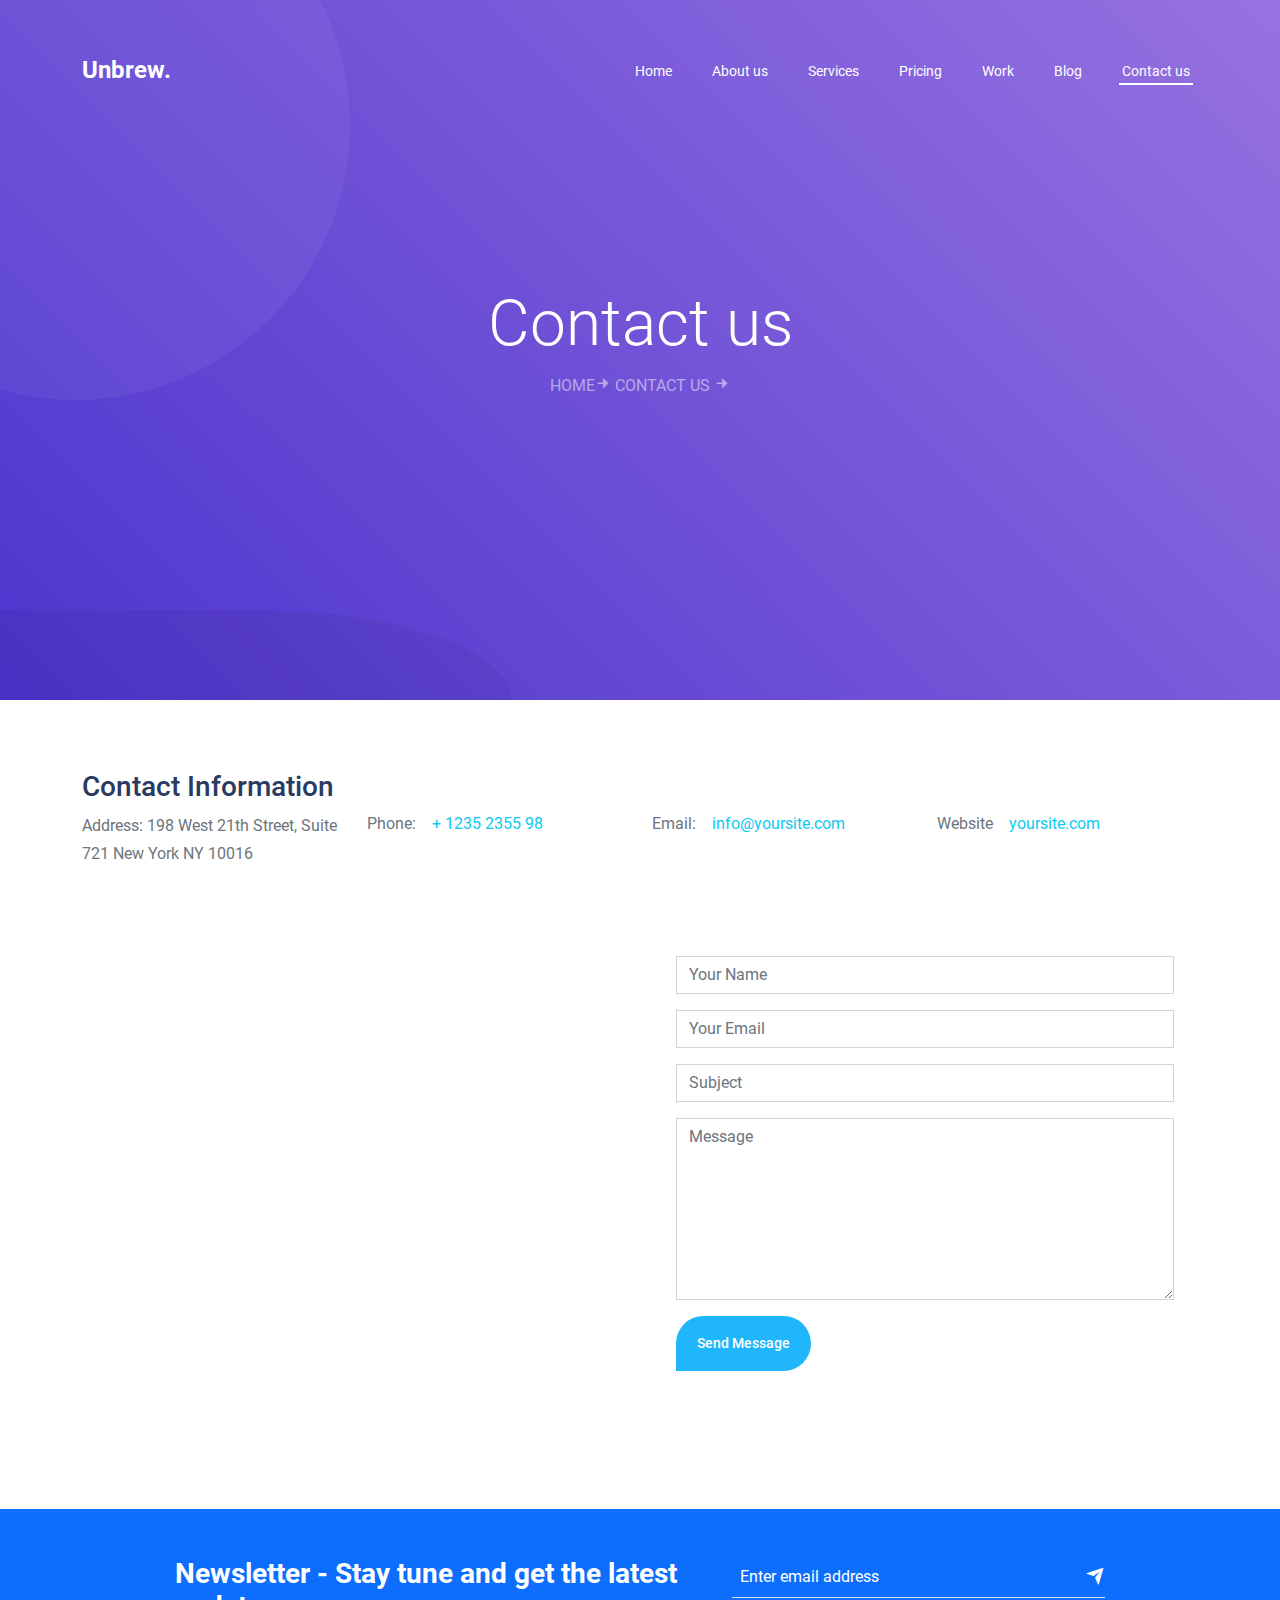
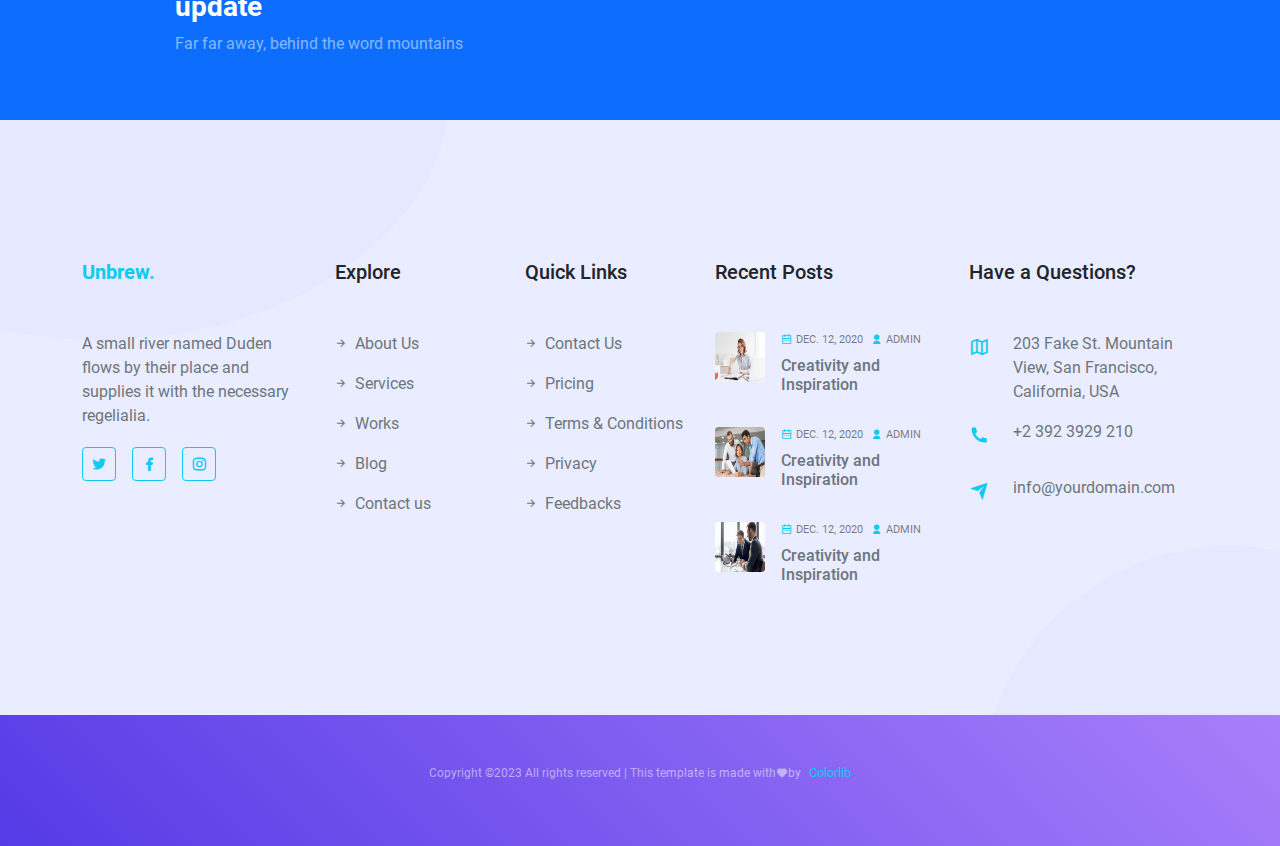
<file: BT_7_Pages_project/contact.html>
<!DOCTYPE html>
<html>

<head>
    <meta charset="UTF-8">
    <meta name="viewport" content="width=device-width, initial-scale=1.0">
    <title>Bootstrap</title>
    <link rel="stylesheet" href="css/bootstrap.min.css" type="text/css">
    <link rel="stylesheet" href="fonts/stylesheet.css" type="text/css">
    <link rel="stylesheet" href="fonts/remixicon.css" type="text/css">
    <link rel="stylesheet" href="css/contact.css" type="text/css">
</head>

<body>
    <!-- header start -->
    <header class="navbar navbar-expand-lg align-items-center position-absolute top-0 start-0 end-0 py-5">
        <div class="container">
            <div>
                <h2><a href="javascript:void(0)" class="navbar-brand text-white fs-4 fw-bold logo">Unbrew.</a></h2>
            </div>
            <button type="button" class="navbar-toggler text-white" data-bs-toggle="collapse"
                data-bs-target="#navbar"><span><i class="ri-menu-fill"></i></span></button>
            <nav class="navbar-collapse collapse menu" id="navbar">
                <ul class="navbar-nav ms-auto head">
                    <li><a href="index.html" class="nav-link text-white ms-4">Home</a></li>
                    <li><a href="about.html" class="nav-link text-white ms-4">About us</a></li>
                    <li><a href="services.html" class="nav-link text-white ms-4">Services</a></li>
                    <li><a href="pricing.html" class="nav-link text-white ms-4">Pricing</a></li>
                    <li><a href="work.html" class="nav-link text-white ms-4">Work</a></li>
                    <li><a href="blog.html" class="nav-link text-white ms-4">Blog</a></li>
                    <li class="contact"><a href="contact.html" class="nav-link text-white ms-4">Contact us</a></li>
                </ul>
            </nav>
        </div>
    </header>
    <!-- header End -->
    <main>
        <!--banner start -->
        <section class="banner">
            <div class="overlay"></div>
            <div class="container">
                <div class="row">
                    <div class="d-flex align-items-center justify-content-center flex-column" style="height: 700px;">
                        <h2 class="text-white display-3">Contact us</h2>
                        <p class="text-white-50"><a href="index.html" class="text text-white-50 hover">HOME<i class="ri-arrow-right-fill"></i></a>
                        <span>CONTACT US <i class="ri-arrow-right-fill"></i></span></p>
                    </div>
                </div>
            </div>
        </section>
        <!--banner end-->
        <!-- Contact start -->
        <section class="py">
            <div class="container">
                <div class="row">
                    <div class="col-md-12">
                        <div class="contact">
                            <h3>Contact Information</h3>
                        </div>
                    </div>
                </div>
               <div class="mb-5">
                <div class="row">
                    <div class="col-md-6 col-lg-3">
                        <div class="contact-text">
                            <p class="text-secondary"><span>Address:</span> 198 West 21th Street, Suite 721 New York NY 10016</p>
                        </div>
                    </div>
                    <div class="col-md-6 col-lg-3">
                        <p class="d-flex"><span class="text-secondary">Phone:</span><a href="tel://1234567890" class="nav-link text-info ms-3">+ 1235 2355 98</a></p>
                    </div>
                    <div class="col-md-6 col-lg-3">
                        <p class="d-flex"><span class="text-secondary">Email:</span><a href="mailto:info@yoursite.com" class="nav-link text-info ms-3">info@yoursite.com</a></p>
                    </div>
                    <div class="col-md-6 col-lg-3">
                        <p class="d-flex"><span class="text-secondary">Website</span><a href="javascript:void(0)" class="nav-link text-info ms-3">yoursite.com</a></p>
                    </div>
                </div>
               </div>
                <div class="row">
                    <div class="col-md-6">
                        <iframe src="https://www.google.com/maps/embed?pb=!1m18!1m12!1m3!1d1010858.5867975383!2d73.02451552071432!3d20.885266205207817!2m3!1f0!2f0!3f0!3m2!1i1024!2i768!4f13.1!3m3!1m2!1s0x3be04e59411d1563%3A0xfe4558290938b042!2sSurat%2C%20Gujarat!5e0!3m2!1sen!2sin!4v1678790542589!5m2!1sen!2sin" width="100%" height="500" style="border:0;"></iframe>
                    </div>
                    <div class="col-md-6">
                        <form class="p-4">
                            <div class="form-group mb-3">
                                <input type="text" class="form-control rounded-0 border-opacity-25" placeholder="Your Name">
                            </div>
                            <div class="form-group mb-3">
                                <input type="email" class="form-control rounded-0 border-opacity-25" placeholder="Your Email">
                            </div>
                            <div class="form-group mb-3">
                                <input type="text" class="form-control rounded-0 border-opacity-25" placeholder="Subject">
                            </div>
                            <div class="form-group mb-3">
                                <textarea  rows="7" class="form-control rounded-0 border-opacity-25" placeholder="Message"></textarea>
                            </div>
                            <div class="form-group mb-3">
                                <a href="javascript:void(0)" class="btn bannre-btn btn1 text-white py-3  me-3">Send Message</a>
                            </div>
                        </form>
                    </div>
                </div>
            </div>
        </section>
        <!-- Contact End -->
        <!-- News Start -->
        <section class="news">
            <div class="container">
                <div class="row">
                    <div class="d-flex justify-content-center py-5">
                        <div class="col-lg-10">
                            <div class="row">
                                <div class="col-md-7">
                                    <div class="news-title">
                                        <h3 class="text-white fw-bold">Newsletter - Stay tune and get the latest update
                                        </h3>
                                        <p class="text-white-50">Far far away, behind the word mountains</p>
                                    </div>
                                </div>
                                <div class="col-md-5">
                                    <form action="#">
                                        <div
                                            class="news-form d-flex align-items-center border-bottom form-group text-white">
                                            <input type="text" class="form-control border-0 news-input p-2"
                                                placeholder="Enter email address">
                                            <a href="javascript:void(0)" class="nav-link"><i class="ri-send-plane-fill fs-5"></i></a>
                                        </div>
                                    </form>
                                </div>
                            </div>
                        </div>
                    </div>
                </div>
            </div>
        </section>
        <!-- News End -->
    </main>
    <!-- footer start -->
    <footer class="py position-relative">
        <div class="container">
           <div class="footer-mb py">
            <div class="row">
                <div class="col-md-6 col-lg">
                    <div class="footer-1 mb-4">
                        <h5 class="mb-5"><a href="javascript:void(0)" class="navbar-brand text-info fw-bold">Unbrew.</a>
                        </h5>
                        <p class="text-secondary footer-p">A small river named Duden flows by their place and supplies
                            it with the necessary regelialia.</p>
                        <div class="d-flex mt-4">
                            <a href="javascript:void(0)" class="nav-link me-3"><i
                                    class="ri-twitter-fill text-info p-2 border border-info rounded-1"></i></a>
                            <a href="javascript:void(0)" class="nav-link me-3"><i
                                    class="ri-facebook-fill text-info p-2 border border-info rounded-1"></i></a>
                            <a href="javascript:void(0)" class="nav-link me-3"><i
                                    class="ri-instagram-line text-info p-2 border border-info rounded-1"></i></a>
                        </div>
                    </div>
                </div>
                <div class="col-md-6 col-lg-2">
                    <div class="footer-1 mb-4">
                        <h5 class="mb-5">Explore</h5>
                        <ul class="list-unstyled footer-hover">
                            <li class="align-items-center d-flex mb-3"><a href="javascript:void(0)"
                                    class="nav-link text-secondary"><i
                                        class="ri-arrow-right-line me-2 footer-icon"></i>About Us</a></li>
                            <li class="align-items-center d-flex mb-3"><a href="javascript:void(0)"
                                    class="nav-link text-secondary"><i
                                        class="ri-arrow-right-line me-2 footer-icon"></i>Services</a></li>
                            <li class="align-items-center d-flex mb-3"><a href="javascript:void(0)"
                                    class="nav-link text-secondary"><i
                                        class="ri-arrow-right-line me-2 footer-icon"></i>Works</a></li>
                            <li class="align-items-center d-flex mb-3"><a href="javascript:void(0)"
                                    class="nav-link text-secondary"><i
                                        class="ri-arrow-right-line me-2 footer-icon"></i>Blog</a></li>
                            <li class="align-items-center d-flex mb-3"><a href="javascript:void(0)"
                                    class="nav-link text-secondary"><i
                                        class="ri-arrow-right-line me-2 footer-icon"></i>Contact us</a></li>
                        </ul>
                    </div>
                </div>
                <div class="col-md-6 col-lg-2">
                    <div class="footer-1 mb-4">
                        <h5 class="mb-5">Quick Links</h5>
                        <ul class="list-unstyled footer-hover">
                            <li class="align-items-center d-flex mb-3"><a href="javascript:void(0)"
                                    class="nav-link text-secondary"><i
                                        class="ri-arrow-right-line me-2 footer-icon"></i>Contact Us</a></li>
                            <li class="align-items-center d-flex mb-3"><a href="javascript:void(0)"
                                    class="nav-link text-secondary"><i
                                        class="ri-arrow-right-line me-2 footer-icon"></i>Pricing</a></li>
                            <li class="align-items-center d-flex mb-3"><a href="javascript:void(0)"
                                    class="nav-link text-secondary"><i
                                        class="ri-arrow-right-line me-2 footer-icon"></i>Terms & Conditions</a></li>
                            <li class="align-items-center d-flex mb-3"><a href="javascript:void(0)"
                                    class="nav-link text-secondary"><i
                                        class="ri-arrow-right-line me-2 footer-icon"></i>Privacy</a></li>
                            <li class="align-items-center d-flex mb-3"><a href="javascript:void(0)"
                                    class="nav-link text-secondary"><i
                                        class="ri-arrow-right-line me-2 footer-icon"></i>Feedbacks</a></li>
                        </ul>
                    </div>
                </div>
                <div class="col-md-6 col-lg">
                    <div class="footer-1 mb-4">
                        <h5 class="mb-5">Recent Posts</h5>
                        <div class="d-flex mb-4">
                            <img src="images/blog_1.jpg.webp" class="img-fluid rounded-1 me-3" alt="footer" title="footer">
                            <div class="footer-post">
                                <a href="javascript:void(0)" class="nav-link d-flex align-items-center text-black-50"><i
                                        class="ri-calendar-2-line text-info me-1"></i>DEC. 12, 2020<i
                                        class="ri-user-fill text-info ms-2 me-1"></i>ADMIN</a>
                                <h6 class="mt-2"><a href="javascript:void(0)" class="nav-link text-secondary"> Creativity and
                                        Inspiration</a></h6>
                            </div>
                        </div>
                        <div class="d-flex mb-4">
                            <img src="images/blog2.jpg.webp" class="img-fluid rounded-1 me-3" alt="footer" title="footer">
                            <div class="footer-post">
                                <a href="javascript:void(0)" class="nav-link d-flex align-items-center text-black-50"><i
                                        class="ri-calendar-2-line text-info me-1"></i>DEC. 12, 2020<i
                                        class="ri-user-fill text-info ms-2 me-1"></i>ADMIN</a>
                                <h6 class="mt-2"><a href="javascript:void(0)" class="nav-link text-secondary"> Creativity and
                                        Inspiration</a></h6>
                            </div>
                        </div>
                        <div class="d-flex mb-4">
                            <img src="images/blog3.jpg.webp" class="img-fluid rounded-1 me-3" alt="footer" title="footer">
                            <div class="footer-post">
                                <a href="javascript:void(0)" class="nav-link d-flex align-items-center text-black-50"><i
                                        class="ri-calendar-2-line text-info me-1"></i>DEC. 12, 2020<i
                                        class="ri-user-fill text-info ms-2 me-1"></i>ADMIN</a>
                                <h6 class="mt-2"><a href="javascript:void(0)" class="nav-link text-secondary"> Creativity and
                                        Inspiration</a></h6>
                            </div>
                        </div>
                    </div>
                </div>
                <div class="col-md-6 col-lg">
                    <div class="footer-1">
                        <h5 class="mb-5">Have a Questions?</h5>
                        <ul class="list-unstyled">
                            <li>
                                <div class="d-flex">
                                    <i class="ri-map-2-line me-4 text-info fs-5"></i>
                                    <p class="text-secondary">203 Fake St. Mountain View, San Francisco, California, USA
                                    </p>
                                </div>
                            </li>
                            <li><a href="tel:+2 392 3929 210" class="nav-link">
                                    <div class="d-flex">
                                        <i class="ri-phone-fill me-4 text-info fs-5"></i>
                                        <p class="text-secondary">+2 392 3929 210</p>
                                    </div>
                                </a></li>
                            <li><a href="mailto:info@yourdomain.com" class="nav-link">
                                    <div class="d-flex mt-3">
                                        <i class="ri-send-plane-fill me-4 text-info fs-5"></i>
                                        <p class="text-secondary">info@yourdomain.com</p>
                                    </div>
                                </a></li>
                        </ul>
                    </div>
                </div>
            </div>
        </div>
    </div>
        <div class="footer-2 py-5 position-absolute bottom-0 w-100">
            <div class="container">
                <div class="row">
                    <div class="col-md-12">
                        <div class="footer-text d-flex justify-content-center">
                            <p class="d-flex align-items-center">Copyright &copy;2023 All rights reserved | This template is
                                made with<i class="ri-heart-fill"></i>by<a href="javascript:void(0)"
                                    class="nav-link d-inline text-info ms-2" style="font-size: 13px;">Colorlib</a></p>
                        </div>
                    </div>
                </div>
            </div>
        </div>
    </footer>
    <!-- Footer End -->



        <script src="js/bootstrap.bundle.min.js"></script>
</body>

</html>
</file>
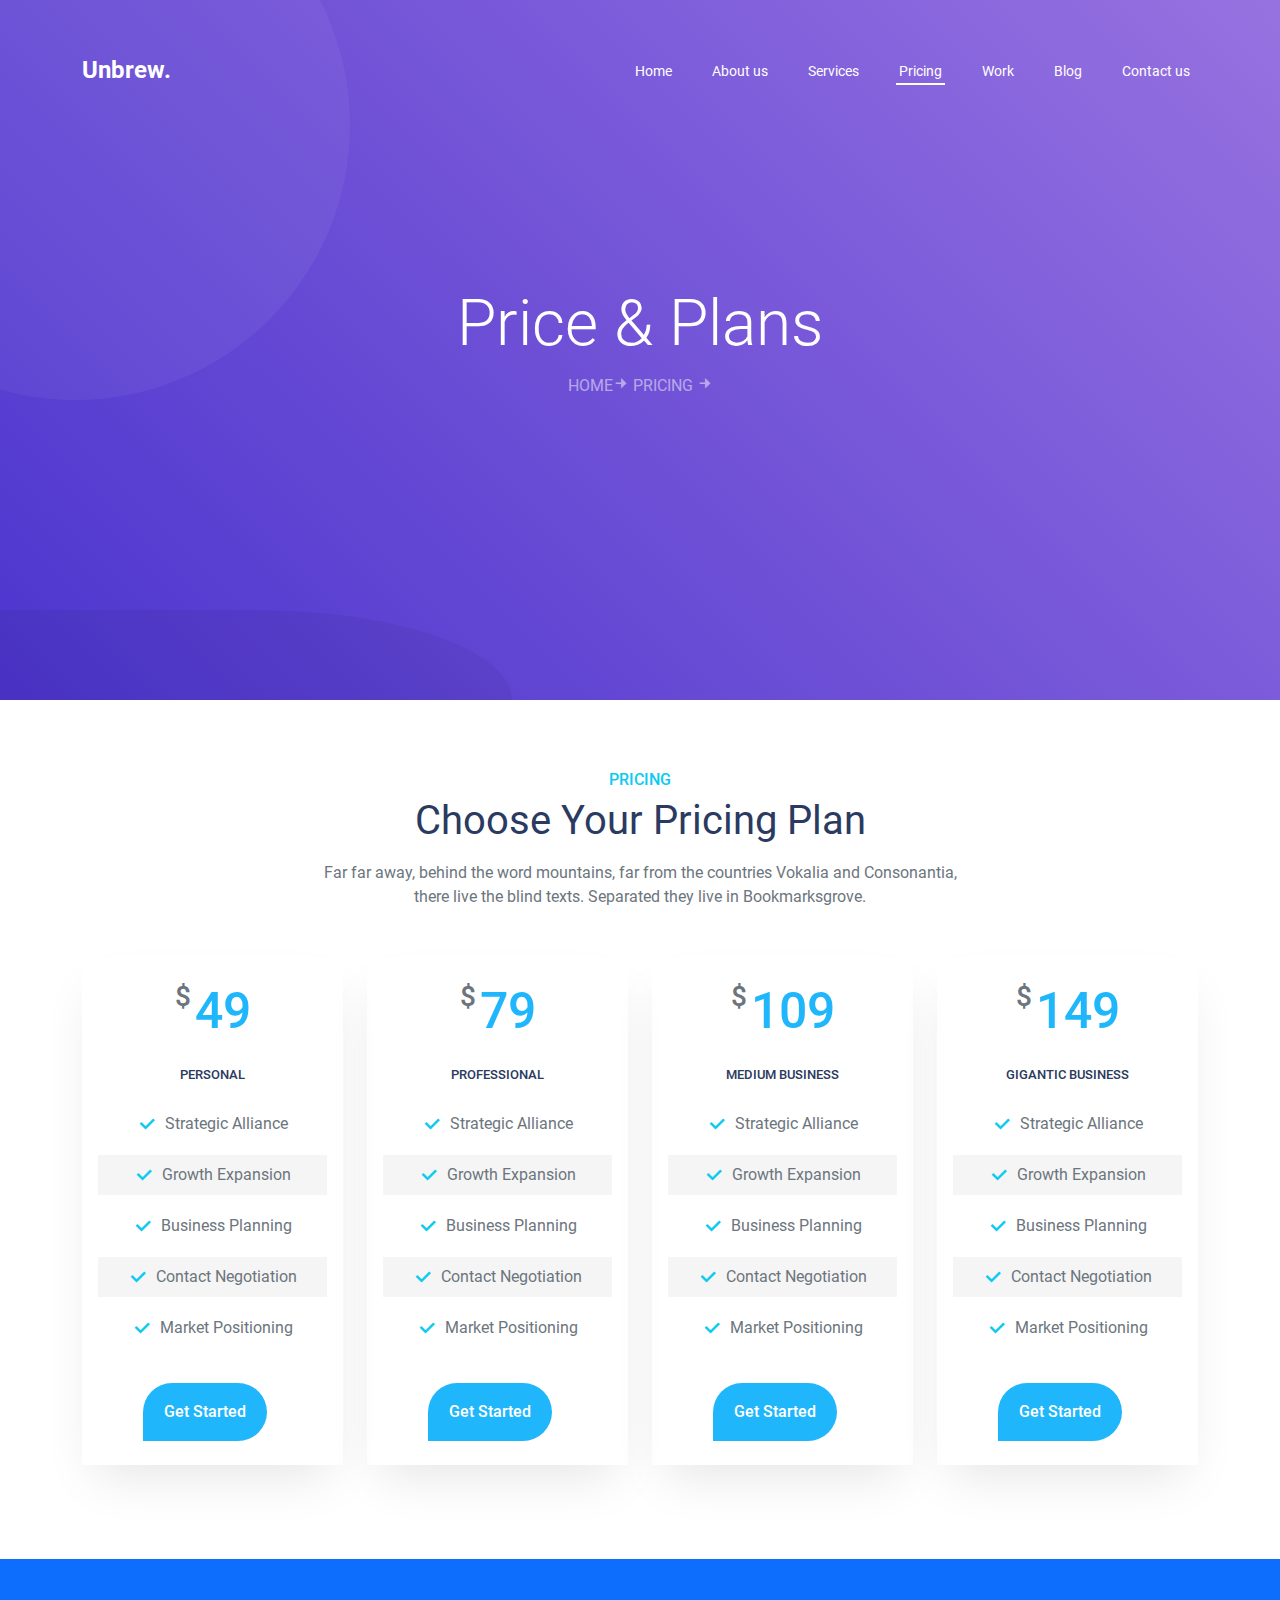
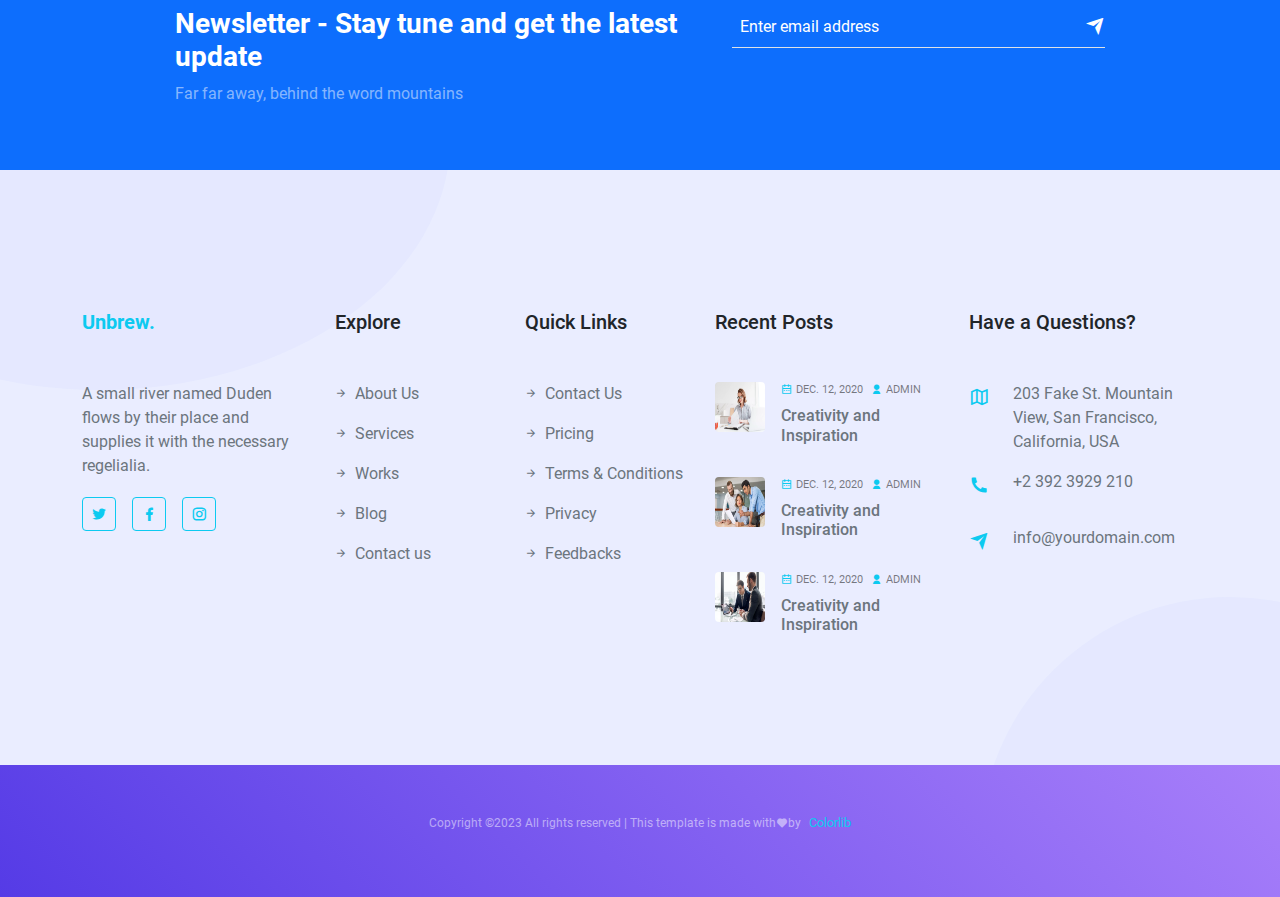
<file: BT_7_Pages_project/pricing.html>
<!DOCTYPE html>
<html>

<head>
    <meta charset="UTF-8">
    <meta name="viewport" content="width=device-width, initial-scale=1.0">
    <title>Bootstrap</title>
    <link rel="stylesheet" href="css/bootstrap.min.css" type="text/css">
    <link rel="stylesheet" href="fonts/stylesheet.css" type="text/css">
    <link rel="stylesheet" href="fonts/remixicon.css" type="text/css">
    <link rel="stylesheet" href="css/pricing.css" type="text/css">
</head>

<body>
    <!-- header start -->
    <header class="navbar navbar-expand-lg align-items-center position-absolute top-0 start-0 end-0 py-5">
        <div class="container">
            <div>
                <h2><a href="javascript:void(0)" class="navbar-brand text-white fs-4 fw-bold logo">Unbrew.</a></h2>
            </div>
            <button type="button" class="navbar-toggler text-white" data-bs-toggle="collapse"
                data-bs-target="#navbar"><span><i class="ri-menu-fill"></i></span></button>
            <nav class="navbar-collapse collapse menu" id="navbar">
                <ul class="navbar-nav ms-auto head">
                    <li><a href="index.html" class="nav-link text-white ms-4">Home</a></li>
                    <li><a href="about.html" class="nav-link text-white ms-4">About us</a></li>
                    <li><a href="services.html" class="nav-link text-white ms-4">Services</a></li>
                    <li  class="pricing"><a href="pricing.html" class="nav-link text-white ms-4">Pricing</a></li>
                    <li><a href="work.html" class="nav-link text-white ms-4">Work</a></li>
                    <li><a href="blog.html" class="nav-link text-white ms-4">Blog</a></li>
                    <li><a href="contact.html" class="nav-link text-white ms-4">Contact us</a></li>
                </ul>
            </nav>
        </div>
    </header>
    <!-- header End -->
    <main>
        <!--banner start -->
        <section class="banner">
            <div class="overlay"></div>
            <div class="container">
                <div class="row">
                    <div class="d-flex align-items-center justify-content-center flex-column" style="height: 700px;">
                        <h2 class="text-white display-3">Price & Plans</h2>
                        <p class="text-white-50"><a href="index.html" class="text text-white-50 hover">HOME<i class="ri-arrow-right-fill"></i></a>
                        <span>PRICING <i class="ri-arrow-right-fill"></i></span></p>
                    </div>
                </div>
            </div>
        </section>
        <!--banner end-->
         <!-- PRICING start -->
         <section class="py">
            <div class="container">
                <div class="row">
                    <div class="d-flex justify-content-center">
                        <div class="col-md-7">
                            <div class="price-title text-center mb-5">
                                <h6 class="text-info">PRICING</h6>
                                <h2 class="mb-3">Choose Your Pricing Plan</h2>
                                <p class="text-secondary">Far far away, behind the word mountains, far from the
                                    countries Vokalia and Consonantia, there live the blind texts. Separated they live
                                    in Bookmarksgrove.</p>
                            </div>
                        </div>
                    </div>
                </div>
                <div class="row">
                    <div class="col-md-6 col-lg-3">
                        <div class="box text-center py-4 px-3 mb-4">
                            <h4 class="mb-4 t"><sup class="text-secondary fs-3 me-1">$</sup><span>49</span></h4>
                            <p class="mb-4">PERSONAL</p>
                            <ul class="navbar-nav">
                                <li class="mb-3 d-flex align-items-center justify-content-center text-secondary"><i
                                        class="ri-check-fill text-info fs-5 fw-bold me-2"></i>Strategic Alliance</li>
                                <li class="mb-3 d-flex align-items-center justify-content-center text-secondary"><i
                                        class="ri-check-fill text-info fs-5 fw-bold me-2"></i>Growth Expansion</li>
                                <li class="mb-3 d-flex align-items-center justify-content-center text-secondary"><i
                                        class="ri-check-fill text-info fs-5 fw-bold me-2"></i>Business Planning</li>
                                <li class="mb-3 d-flex align-items-center justify-content-center text-secondary"><i
                                        class="ri-check-fill text-info fs-5 fw-bold me-2"></i>Contact Negotiation</li>
                                <li class="mb-3 d-flex align-items-center justify-content-center text-secondary"><i
                                        class="ri-check-fill text-info fs-5 fw-bold me-2"></i>Market Positioning</li>
                            </ul>
                            <a href="javascript:void(0)" class="btn bannre-btn btn1 text-white py-3  me-3 mt-4 fs-6">Get Started</a>
                        </div>
                    </div>
                    <div class="col-md-6 col-lg-3">
                        <div class="box text-center py-4 px-3 mb-4">
                            <h4 class="mb-4 t"><sup class="text-secondary fs-3 me-1">$</sup><span>79</span></h4>
                            <p class="mb-4">PROFESSIONAL</p>
                            <ul class="navbar-nav">
                                <li class="mb-3 d-flex align-items-center justify-content-center text-secondary"><i
                                        class="ri-check-fill text-info fs-5 fw-bold me-2"></i>Strategic Alliance</li>
                                <li class="mb-3 d-flex align-items-center justify-content-center text-secondary"><i
                                        class="ri-check-fill text-info fs-5 fw-bold me-2"></i>Growth Expansion</li>
                                <li class="mb-3 d-flex align-items-center justify-content-center text-secondary"><i
                                        class="ri-check-fill text-info fs-5 fw-bold me-2"></i>Business Planning</li>
                                <li class="mb-3 d-flex align-items-center justify-content-center text-secondary"><i
                                        class="ri-check-fill text-info fs-5 fw-bold me-2"></i>Contact Negotiation</li>
                                <li class="mb-3 d-flex align-items-center justify-content-center text-secondary"><i
                                        class="ri-check-fill text-info fs-5 fw-bold me-2"></i>Market Positioning</li>
                            </ul>
                            <a href="javascript:void(0)" class="btn bannre-btn btn1 text-white py-3  me-3 mt-4 fs-6">Get Started</a>
                        </div>
                    </div>
                    <div class="col-md-6 col-lg-3">
                        <div class="box text-center py-4 px-3 mb-4">
                            <h4 class="mb-4 t"><sup class="text-secondary fs-3 me-1">$</sup><span>109</span></h4>
                            <p class="mb-4">MEDIUM BUSINESS</p>
                            <ul class="navbar-nav">
                                <li class="mb-3 d-flex align-items-center justify-content-center text-secondary"><i
                                        class="ri-check-fill text-info fs-5 fw-bold me-2"></i>Strategic Alliance</li>
                                <li class="mb-3 d-flex align-items-center justify-content-center text-secondary"><i
                                        class="ri-check-fill text-info fs-5 fw-bold me-2"></i>Growth Expansion</li>
                                <li class="mb-3 d-flex align-items-center justify-content-center text-secondary"><i
                                        class="ri-check-fill text-info fs-5 fw-bold me-2"></i>Business Planning</li>
                                <li class="mb-3 d-flex align-items-center justify-content-center text-secondary"><i
                                        class="ri-check-fill text-info fs-5 fw-bold me-2"></i>Contact Negotiation</li>
                                <li class="mb-3 d-flex align-items-center justify-content-center text-secondary"><i
                                        class="ri-check-fill text-info fs-5 fw-bold me-2"></i>Market Positioning</li>
                            </ul>
                            <a href="javascript:void(0)" class="btn bannre-btn btn1 text-white py-3  me-3 mt-4 fs-6">Get Started</a>
                        </div>
                    </div>
                    <div class="col-md-6 col-lg-3">
                        <div class="box text-center py-4 px-3 mb-4">
                            <h4 class="mb-4 t"><sup class="text-secondary fs-3 me-1">$</sup><span>149</span></h4>
                            <p class="mb-4">GIGANTIC BUSINESS</p>
                            <ul class="navbar-nav">
                                <li class="mb-3 d-flex align-items-center justify-content-center text-secondary"><i
                                        class="ri-check-fill text-info fs-5 fw-bold me-2"></i>Strategic Alliance</li>
                                <li class="mb-3 d-flex align-items-center justify-content-center text-secondary"><i
                                        class="ri-check-fill text-info fs-5 fw-bold me-2"></i>Growth Expansion</li>
                                <li class="mb-3 d-flex align-items-center justify-content-center text-secondary"><i
                                        class="ri-check-fill text-info fs-5 fw-bold me-2"></i>Business Planning</li>
                                <li class="mb-3 d-flex align-items-center justify-content-center text-secondary"><i
                                        class="ri-check-fill text-info fs-5 fw-bold me-2"></i>Contact Negotiation</li>
                                <li class="mb-3 d-flex align-items-center justify-content-center text-secondary"><i
                                        class="ri-check-fill text-info fs-5 fw-bold me-2"></i>Market Positioning</li>
                            </ul>
                            <a href="javascript:void(0)" class="btn bannre-btn btn1 text-white py-3  me-3 mt-4 fs-6">Get Started</a>
                        </div>
                    </div>
                </div>
            </div>
        </section>
        <!-- PRICING End -->
        <!-- News Start -->
        <section class="news">
            <div class="container">
                <div class="row">
                    <div class="d-flex justify-content-center py-5">
                        <div class="col-lg-10">
                            <div class="row">
                                <div class="col-md-7">
                                    <div class="news-title">
                                        <h3 class="text-white fw-bold">Newsletter - Stay tune and get the latest update
                                        </h3>
                                        <p class="text-white-50">Far far away, behind the word mountains</p>
                                    </div>
                                </div>
                                <div class="col-md-5">
                                    <form action="#">
                                        <div
                                            class="news-form d-flex align-items-center border-bottom form-group text-white">
                                            <input type="text" class="form-control border-0 news-input p-2"
                                                placeholder="Enter email address">
                                            <a href="javascript:void(0)" class="nav-link"><i class="ri-send-plane-fill fs-5"></i></a>
                                        </div>
                                    </form>
                                </div>
                            </div>
                        </div>
                    </div>
                </div>
            </div>
        </section>
        <!-- News End -->
    </main>
    <!-- footer start -->
    <footer class="py position-relative">
        <div class="container">
           <div class="footer-mb py">
            <div class="row">
                <div class="col-md-6 col-lg">
                    <div class="footer-1 mb-4">
                        <h5 class="mb-5"><a href="javascript:void(0)" class="navbar-brand text-info fw-bold">Unbrew.</a>
                        </h5>
                        <p class="text-secondary footer-p">A small river named Duden flows by their place and supplies
                            it with the necessary regelialia.</p>
                        <div class="d-flex mt-4">
                            <a href="javascript:void(0)" class="nav-link me-3"><i
                                    class="ri-twitter-fill text-info p-2 border border-info rounded-1"></i></a>
                            <a href="javascript:void(0)" class="nav-link me-3"><i
                                    class="ri-facebook-fill text-info p-2 border border-info rounded-1"></i></a>
                            <a href="javascript:void(0)" class="nav-link me-3"><i
                                    class="ri-instagram-line text-info p-2 border border-info rounded-1"></i></a>
                        </div>
                    </div>
                </div>
                <div class="col-md-6 col-lg-2">
                    <div class="footer-1 mb-4">
                        <h5 class="mb-5">Explore</h5>
                        <ul class="list-unstyled footer-hover">
                            <li class="align-items-center d-flex mb-3"><a href="javascript:void(0)"
                                    class="nav-link text-secondary"><i
                                        class="ri-arrow-right-line me-2 footer-icon"></i>About Us</a></li>
                            <li class="align-items-center d-flex mb-3"><a href="javascript:void(0)"
                                    class="nav-link text-secondary"><i
                                        class="ri-arrow-right-line me-2 footer-icon"></i>Services</a></li>
                            <li class="align-items-center d-flex mb-3"><a href="javascript:void(0)"
                                    class="nav-link text-secondary"><i
                                        class="ri-arrow-right-line me-2 footer-icon"></i>Works</a></li>
                            <li class="align-items-center d-flex mb-3"><a href="javascript:void(0)"
                                    class="nav-link text-secondary"><i
                                        class="ri-arrow-right-line me-2 footer-icon"></i>Blog</a></li>
                            <li class="align-items-center d-flex mb-3"><a href="javascript:void(0)"
                                    class="nav-link text-secondary"><i
                                        class="ri-arrow-right-line me-2 footer-icon"></i>Contact us</a></li>
                        </ul>
                    </div>
                </div>
                <div class="col-md-6 col-lg-2">
                    <div class="footer-1 mb-4">
                        <h5 class="mb-5">Quick Links</h5>
                        <ul class="list-unstyled footer-hover">
                            <li class="align-items-center d-flex mb-3"><a href="javascript:void(0)"
                                    class="nav-link text-secondary"><i
                                        class="ri-arrow-right-line me-2 footer-icon"></i>Contact Us</a></li>
                            <li class="align-items-center d-flex mb-3"><a href="javascript:void(0)"
                                    class="nav-link text-secondary"><i
                                        class="ri-arrow-right-line me-2 footer-icon"></i>Pricing</a></li>
                            <li class="align-items-center d-flex mb-3"><a href="javascript:void(0)"
                                    class="nav-link text-secondary"><i
                                        class="ri-arrow-right-line me-2 footer-icon"></i>Terms & Conditions</a></li>
                            <li class="align-items-center d-flex mb-3"><a href="javascript:void(0)"
                                    class="nav-link text-secondary"><i
                                        class="ri-arrow-right-line me-2 footer-icon"></i>Privacy</a></li>
                            <li class="align-items-center d-flex mb-3"><a href="javascript:void(0)"
                                    class="nav-link text-secondary"><i
                                        class="ri-arrow-right-line me-2 footer-icon"></i>Feedbacks</a></li>
                        </ul>
                    </div>
                </div>
                <div class="col-md-6 col-lg">
                    <div class="footer-1 mb-4">
                        <h5 class="mb-5">Recent Posts</h5>
                        <div class="d-flex mb-4">
                            <img src="images/blog_1.jpg.webp" class="img-fluid rounded-1 me-3" alt="footer" title="footer">
                            <div class="footer-post">
                                <a href="javascript:void(0)" class="nav-link d-flex align-items-center text-black-50"><i
                                        class="ri-calendar-2-line text-info me-1"></i>DEC. 12, 2020<i
                                        class="ri-user-fill text-info ms-2 me-1"></i>ADMIN</a>
                                <h6 class="mt-2"><a href="javascript:void(0)" class="nav-link text-secondary"> Creativity and
                                        Inspiration</a></h6>
                            </div>
                        </div>
                        <div class="d-flex mb-4">
                            <img src="images/blog2.jpg.webp" class="img-fluid rounded-1 me-3" alt="footer" title="footer">
                            <div class="footer-post">
                                <a href="javascript:void(0)" class="nav-link d-flex align-items-center text-black-50"><i
                                        class="ri-calendar-2-line text-info me-1"></i>DEC. 12, 2020<i
                                        class="ri-user-fill text-info ms-2 me-1"></i>ADMIN</a>
                                <h6 class="mt-2"><a href="javascript:void(0)" class="nav-link text-secondary"> Creativity and
                                        Inspiration</a></h6>
                            </div>
                        </div>
                        <div class="d-flex mb-4">
                            <img src="images/blog3.jpg.webp" class="img-fluid rounded-1 me-3" alt="footer" title="footer">
                            <div class="footer-post">
                                <a href="javascript:void(0)" class="nav-link d-flex align-items-center text-black-50"><i
                                        class="ri-calendar-2-line text-info me-1"></i>DEC. 12, 2020<i
                                        class="ri-user-fill text-info ms-2 me-1"></i>ADMIN</a>
                                <h6 class="mt-2"><a href="javascript:void(0)" class="nav-link text-secondary"> Creativity and
                                        Inspiration</a></h6>
                            </div>
                        </div>
                    </div>
                </div>
                <div class="col-md-6 col-lg">
                    <div class="footer-1">
                        <h5 class="mb-5">Have a Questions?</h5>
                        <ul class="list-unstyled">
                            <li>
                                <div class="d-flex">
                                    <i class="ri-map-2-line me-4 text-info fs-5"></i>
                                    <p class="text-secondary">203 Fake St. Mountain View, San Francisco, California, USA
                                    </p>
                                </div>
                            </li>
                            <li><a href="tel:+2 392 3929 210" class="nav-link">
                                    <div class="d-flex">
                                        <i class="ri-phone-fill me-4 text-info fs-5"></i>
                                        <p class="text-secondary">+2 392 3929 210</p>
                                    </div>
                                </a></li>
                            <li><a href="mailto:info@yourdomain.com" class="nav-link">
                                    <div class="d-flex mt-3">
                                        <i class="ri-send-plane-fill me-4 text-info fs-5"></i>
                                        <p class="text-secondary">info@yourdomain.com</p>
                                    </div>
                                </a></li>
                        </ul>
                    </div>
                </div>
            </div>
        </div>
    </div>
        <div class="footer-2 py-5 position-absolute bottom-0 w-100">
            <div class="container">
                <div class="row">
                    <div class="col-md-12">
                        <div class="footer-text d-flex justify-content-center">
                            <p class="d-flex align-items-center">Copyright &copy;2023 All rights reserved | This template is
                                made with<i class="ri-heart-fill"></i>by<a href="javascript:void(0)"
                                    class="nav-link d-inline text-info ms-2" style="font-size: 13px;">Colorlib</a></p>
                        </div>
                    </div>
                </div>
            </div>
        </div>
    </footer>
    <!-- Footer End -->



        <script src="js/bootstrap.bundle.min.js"></script>
</body>

</html>
</file>
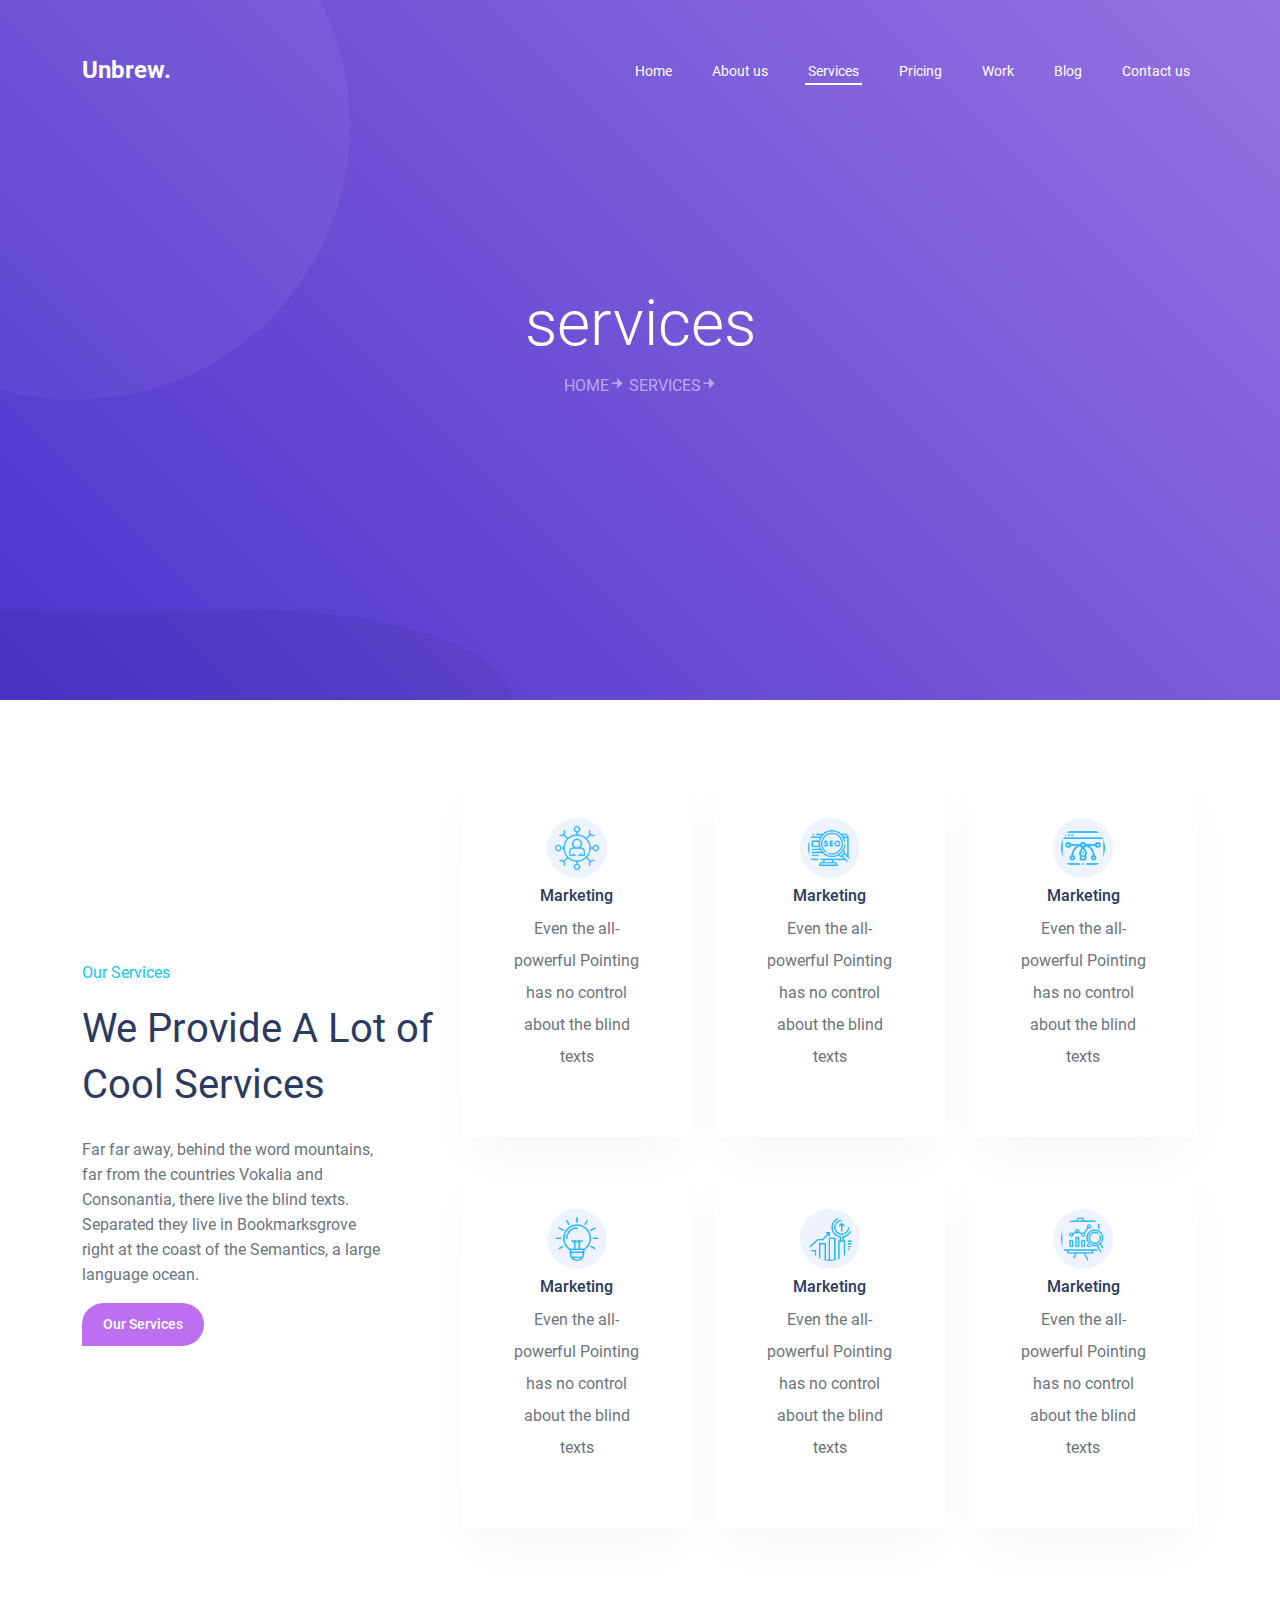
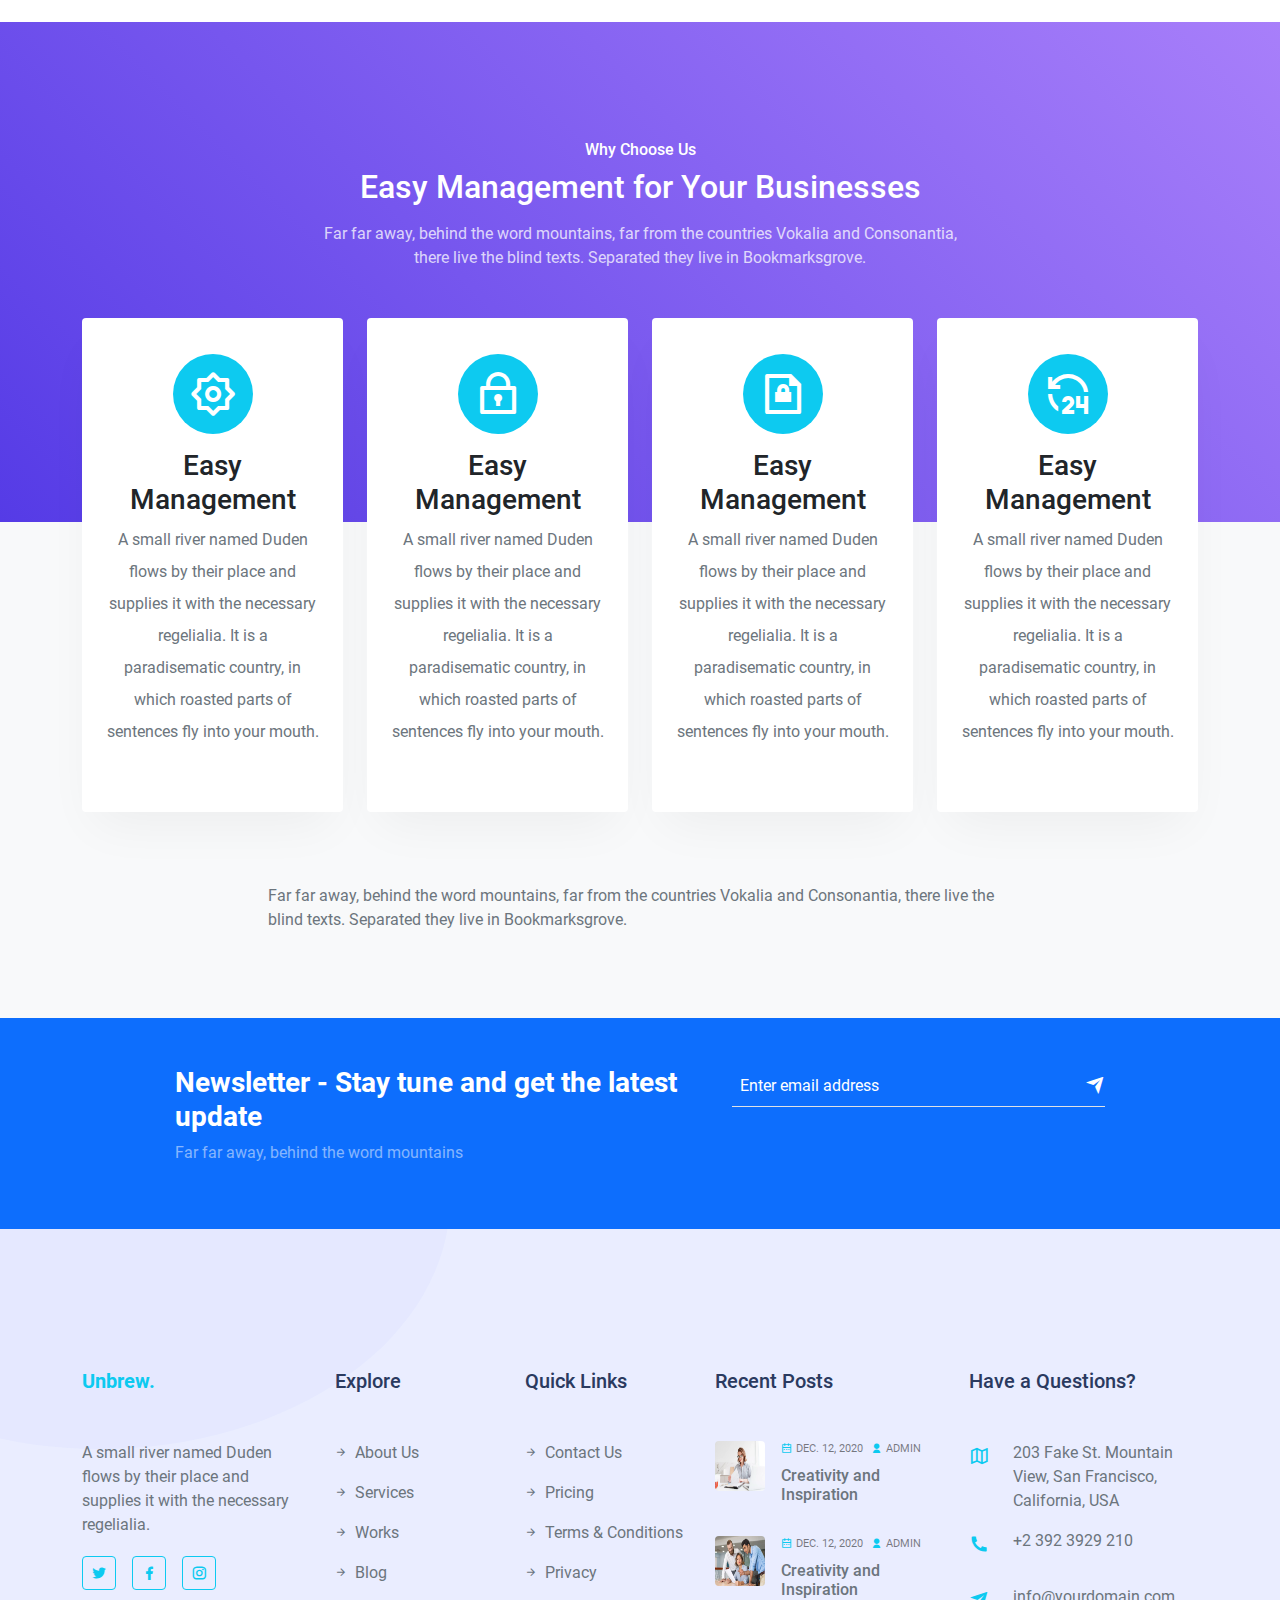
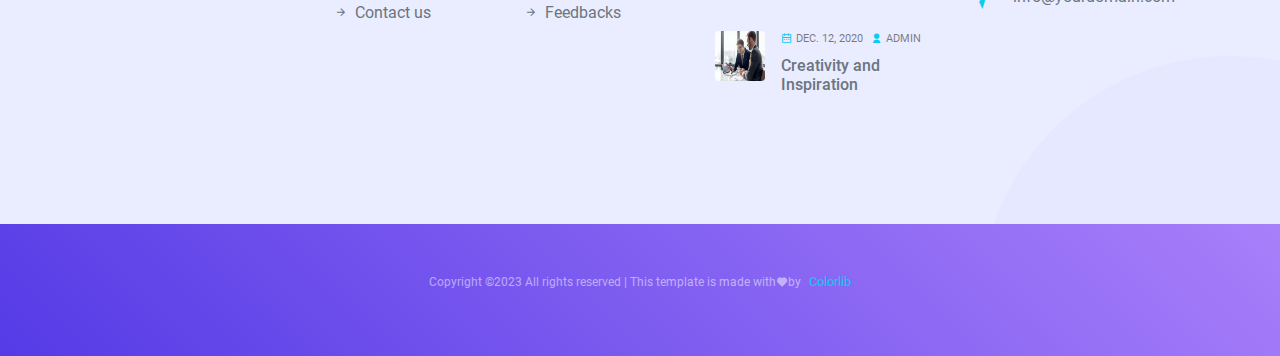
<file: BT_7_Pages_project/services.html>
<!DOCTYPE html>
<html>

<head>
    <meta charset="UTF-8">
    <meta name="viewport" content="width=device-width, initial-scale=1.0">
    <title>Bootstrap</title>
    <link rel="stylesheet" href="css/bootstrap.min.css" type="text/css">
    <link rel="stylesheet" href="fonts/stylesheet.css" type="text/css">
    <link rel="stylesheet" href="fonts/remixicon.css" type="text/css">
    <link rel="stylesheet" href="css/services.css" type="text/css">
</head>

<body>
    <!-- header start -->
    <header class="navbar navbar-expand-lg align-items-center position-absolute top-0 start-0 end-0 py-5">
        <div class="container">
            <div>
                <h2><a href="javascript:void(0)" class="navbar-brand text-white fs-4 fw-bold logo">Unbrew.</a></h2>
            </div>
            <button type="button" class="navbar-toggler text-white" data-bs-toggle="collapse"
                data-bs-target="#navbar"><span><i class="ri-menu-fill"></i></span></button>
            <nav class="navbar-collapse collapse menu" id="navbar">
                <ul class="navbar-nav ms-auto head">
                    <li><a href="index.html" class="nav-link text-white ms-4">Home</a></li>
                    <li><a href="about.html" class="nav-link text-white ms-4">About us</a></li>
                    <li class="services"><a href="services.html" class="nav-link text-white ms-4">Services</a></li>
                    <li><a href="pricing.html" class="nav-link text-white ms-4">Pricing</a></li>
                    <li><a href="work.html" class="nav-link text-white ms-4">Work</a></li>
                    <li><a href="blog.html" class="nav-link text-white ms-4">Blog</a></li>
                    <li><a href="contact.html" class="nav-link text-white ms-4">Contact us</a></li>
                </ul>
            </nav>
        </div>
    </header>
    <!-- header End -->
    <main>
        <!--banner start -->
        <section class="banner">
            <div class="overlay"></div>
            <div class="container">
                <div class="row">
                    <div class="d-flex align-items-center justify-content-center flex-column" style="height: 700px;">
                        <h2 class="text-white display-3">services</h2>
                        <p class="text-white-50"><a href="index.html" class="text text-white-50 hover">HOME<i class="ri-arrow-right-fill"></i></a>
                        <span>SERVICES<i class="ri-arrow-right-fill"></i></span></p>
                    </div>
                </div>
            </div>
        </section>
        <!--banner end-->
        <!-- services start -->
        <section class="py">
            <div class="container">
                <div class="row">
                    <div class="col-md-12 col-lg-12">
                        <div class="row align-items-center">
                            <div class="col-md-12 col-lg-4">
                                <div class="services-item">
                                    <p class="text-info">Our Services</p>
                                    <h2>We Provide A Lot of Cool Services</h2>
                                    <p class="text-secondary mb-3 mt-4 pe-5">Far far away, behind the word mountains,
                                        far from the countries Vokalia and Consonantia, there live the blind texts.
                                        Separated they live in Bookmarksgrove right at the coast of the Semantics, a
                                        large language ocean.</p>
                                    <a href="javascript:void(0)" class="btn bannre-btn btn2 text-white mb-3">Our Services</a>
                                </div>
                            </div>
                            <div class="col-md-12 col-lg-8">
                                <div class="row">
                                    <div class="col-sm-6 col-md-4 col-lg-4">
                                        <div class="services-body p-5 mb-4 text-center">
                                            <img class="p-2 mb-2" src="images/user.png" alt="services" title="services">
                                            <h6>Marketing</h6>
                                            <p class="text-secondary lh-lg">Even the all-powerful Pointing has no
                                                control
                                                about the blind texts </p>
                                        </div>
                                    </div>
                                    <div class="col-sm-6 col-md-4 col-lg-4">
                                        <div class="services-body p-5 mb-4 text-center">
                                            <img class="p-2 mb-2" src="images/seo.png" alt="services" title="services">
                                            <h6>Marketing</h6>
                                            <p class="text-secondary lh-lg">Even the all-powerful Pointing has no
                                                control
                                                about the blind texts </p>
                                        </div>
                                    </div>
                                    <div class="col-sm-6 col-md-4 col-lg-4">
                                        <div class="services-body p-5 mb-4 text-center">
                                            <img class="p-2 mb-2" src="images/graphic-design.png" alt="services"
                                                title="services">
                                            <h6>Marketing</h6>
                                            <p class="text-secondary lh-lg">Even the all-powerful Pointing has no
                                                control
                                                about the blind texts </p>
                                        </div>
                                    </div>
                                    <div class="col-sm-6 col-md-4 col-lg-4">
                                        <div class="services-body p-5 mb-4 text-center">
                                            <img class="p-2 mb-2" src="images/business.png" alt="services"
                                                title="services">
                                            <h6>Marketing</h6>
                                            <p class="text-secondary lh-lg">Even the all-powerful Pointing has no
                                                control
                                                about the blind texts </p>
                                        </div>
                                    </div>
                                    <div class="col-sm-6 col-md-4 col-lg-4">
                                        <div class="services-body p-5 mb-4 text-center">
                                            <img class="p-2 mb-2" src="images/search-engine.png" alt="services"
                                                title="services">
                                            <h6>Marketing</h6>
                                            <p class="text-secondary lh-lg">Even the all-powerful Pointing has no
                                                control
                                                about the blind texts </p>
                                        </div>
                                    </div>
                                    <div class="col-sm-6 col-md-4 col-lg-4">
                                        <div class="services-body p-5 mb-4 text-center">
                                            <img class="p-2 mb-2" src="images/analysis.png" alt="services"
                                                title="services">
                                            <h6>Marketing</h6>
                                            <p class="text-secondary lh-lg">Even the all-powerful Pointing has no
                                                control
                                                about the blind texts </p>
                                        </div>
                                    </div>
                                </div>
                            </div>
                        </div>
                    </div>
                </div>
            </div>
        </section>
        <!-- services end -->
        <!-- why Start -->
        <section class="bg-light">
            <div class="position-relative d-flex justify-content-center">
                <div class="why-ovely position-absolute"></div>
                <div class="why py mt-5">
                    <div class="container">
                        <div class="row">
                            <div class="d-flex justify-content-center">
                                <div class="col-md-7">
                                    <div class="why-title text-center mb-5">
                                        <h6 class="text-white">Why Choose Us</h6>
                                        <h2 class="mb-3 text-white">Easy Management for Your Businesses</h2>
                                        <p class="text-white opacity-75">Far far away, behind the word mountains, far
                                            from the
                                            countries Vokalia and Consonantia, there live the blind texts. Separated
                                            they live
                                            in Bookmarksgrove.</p>
                                    </div>
                                </div>
                            </div>
                        </div>
                        <div class="row">
                            <div class="col-md-6 col-lg-3">
                                <div class="why-body p-4 py-5 mb-4 text-center bg-white rounded-1 shadow-sm">
                                    <i class="ri-settings-2-line bg-info display-5 text-white p-3 rounded-circle"></i>
                                    <h3 class="mt-4">Easy Management</h3>
                                    <p class="text-secondary lh-lg">A small river named Duden flows by their place and
                                        supplies it with the necessary regelialia. It is a paradisematic country, in
                                        which roasted parts of sentences fly into your mouth. </p>
                                </div>
                            </div>
                            <div class="col-md-6 col-lg-3">
                                <div class="why-body p-4 py-5 mb-4 text-center bg-white rounded-1 shadow-sm">
                                    <i class="ri-lock-2-line bg-info display-5 text-white p-3 rounded-circle"></i>
                                    <h3 class="mt-4">Easy Management</h3>
                                    <p class="text-secondary lh-lg">A small river named Duden flows by their place and
                                        supplies it with the necessary regelialia. It is a paradisematic country, in
                                        which roasted parts of sentences fly into your mouth. </p>
                                </div>
                            </div>
                            <div class="col-md-6 col-lg-3">
                                <div class="why-body p-4 py-5 mb-4 text-center bg-white rounded-1 shadow-sm">
                                    <i class="ri-file-lock-line bg-info display-5 text-white p-3 rounded-circle"></i>
                                    <h3 class="mt-4">Easy Management</h3>
                                    <p class="text-secondary lh-lg">A small river named Duden flows by their place and
                                        supplies it with the necessary regelialia. It is a paradisematic country, in
                                        which roasted parts of sentences fly into your mouth. </p>
                                </div>
                            </div>
                            <div class="col-md-6 col-lg-3">
                                <div class="why-body p-4 py-5 mb-4 text-center bg-white rounded-1 shadow-sm">
                                    <i class="ri-24-hours-line bg-info display-5 text-white p-3 rounded-circle"></i>
                                    <h3 class="mt-4">Easy Management</h3>
                                    <p class="text-secondary lh-lg">A small river named Duden flows by their place and
                                        supplies it with the necessary regelialia. It is a paradisematic country, in
                                        which roasted parts of sentences fly into your mouth. </p>
                                </div>
                            </div>
                        </div>
                        <div class="row">
                            <div class="d-flex justify-content-center mt-5">
                                <div class="col-md-8">
                                    <p class="text-secondary">Far far away, behind the word mountains, far from the
                                        countries Vokalia and Consonantia, there live the blind texts. Separated they
                                        live in Bookmarksgrove.</p>
                                </div>
                            </div>
                        </div>
                    </div>
                </div>
            </div>
        </section>
        <!-- why End -->
        <!-- News Start -->
        <section class="news">
            <div class="container">
                <div class="row">
                    <div class="d-flex justify-content-center py-5">
                        <div class="col-lg-10">
                            <div class="row">
                                <div class="col-md-7">
                                    <div class="news-title">
                                        <h3 class="text-white fw-bold">Newsletter - Stay tune and get the latest update
                                        </h3>
                                        <p class="text-white-50">Far far away, behind the word mountains</p>
                                    </div>
                                </div>
                                <div class="col-md-5">
                                    <form action="#">
                                        <div
                                            class="news-form d-flex align-items-center border-bottom form-group text-white">
                                            <input type="text" class="form-control border-0 news-input p-2"
                                                placeholder="Enter email address">
                                            <a href="javascript:void(0)" class="nav-link"><i class="ri-send-plane-fill fs-5"></i></a>
                                        </div>
                                    </form>
                                </div>
                            </div>
                        </div>
                    </div>
                </div>
            </div>
        </section>
        <!-- News End -->
    </main>
    <!-- footer start -->
    <footer class="py position-relative">
        <div class="container">
           <div class="footer-mb py">
            <div class="row">
                <div class="col-md-6 col-lg">
                    <div class="footer-1 mb-4">
                        <h5 class="mb-5"><a href="javascript:void(0)" class="navbar-brand text-info fw-bold">Unbrew.</a>
                        </h5>
                        <p class="text-secondary footer-p">A small river named Duden flows by their place and supplies
                            it with the necessary regelialia.</p>
                        <div class="d-flex mt-4">
                            <a href="javascript:void(0)" class="nav-link me-3"><i
                                    class="ri-twitter-fill text-info p-2 border border-info rounded-1"></i></a>
                            <a href="javascript:void(0)" class="nav-link me-3"><i
                                    class="ri-facebook-fill text-info p-2 border border-info rounded-1"></i></a>
                            <a href="javascript:void(0)" class="nav-link me-3"><i
                                    class="ri-instagram-line text-info p-2 border border-info rounded-1"></i></a>
                        </div>
                    </div>
                </div>
                <div class="col-md-6 col-lg-2">
                    <div class="footer-1 mb-4">
                        <h5 class="mb-5">Explore</h5>
                        <ul class="list-unstyled footer-hover">
                            <li class="align-items-center d-flex mb-3"><a href="javascript:void(0)"
                                    class="nav-link text-secondary"><i
                                        class="ri-arrow-right-line me-2 footer-icon"></i>About Us</a></li>
                            <li class="align-items-center d-flex mb-3"><a href="javascript:void(0)"
                                    class="nav-link text-secondary"><i
                                        class="ri-arrow-right-line me-2 footer-icon"></i>Services</a></li>
                            <li class="align-items-center d-flex mb-3"><a href="javascript:void(0)"
                                    class="nav-link text-secondary"><i
                                        class="ri-arrow-right-line me-2 footer-icon"></i>Works</a></li>
                            <li class="align-items-center d-flex mb-3"><a href="javascript:void(0)"
                                    class="nav-link text-secondary"><i
                                        class="ri-arrow-right-line me-2 footer-icon"></i>Blog</a></li>
                            <li class="align-items-center d-flex mb-3"><a href="javascript:void(0)"
                                    class="nav-link text-secondary"><i
                                        class="ri-arrow-right-line me-2 footer-icon"></i>Contact us</a></li>
                        </ul>
                    </div>
                </div>
                <div class="col-md-6 col-lg-2">
                    <div class="footer-1 mb-4">
                        <h5 class="mb-5">Quick Links</h5>
                        <ul class="list-unstyled footer-hover">
                            <li class="align-items-center d-flex mb-3"><a href="javascript:void(0)"
                                    class="nav-link text-secondary"><i
                                        class="ri-arrow-right-line me-2 footer-icon"></i>Contact Us</a></li>
                            <li class="align-items-center d-flex mb-3"><a href="javascript:void(0)"
                                    class="nav-link text-secondary"><i
                                        class="ri-arrow-right-line me-2 footer-icon"></i>Pricing</a></li>
                            <li class="align-items-center d-flex mb-3"><a href="javascript:void(0)"
                                    class="nav-link text-secondary"><i
                                        class="ri-arrow-right-line me-2 footer-icon"></i>Terms & Conditions</a></li>
                            <li class="align-items-center d-flex mb-3"><a href="javascript:void(0)"
                                    class="nav-link text-secondary"><i
                                        class="ri-arrow-right-line me-2 footer-icon"></i>Privacy</a></li>
                            <li class="align-items-center d-flex mb-3"><a href="javascript:void(0)"
                                    class="nav-link text-secondary"><i
                                        class="ri-arrow-right-line me-2 footer-icon"></i>Feedbacks</a></li>
                        </ul>
                    </div>
                </div>
                <div class="col-md-6 col-lg">
                    <div class="footer-1 mb-4">
                        <h5 class="mb-5">Recent Posts</h5>
                        <div class="d-flex mb-4">
                            <img src="images/blog_1.jpg.webp" class="img-fluid rounded-1 me-3" alt="footer" title="footer">
                            <div class="footer-post">
                                <a href="javascript:void(0)" class="nav-link d-flex align-items-center text-black-50"><i
                                        class="ri-calendar-2-line text-info me-1"></i>DEC. 12, 2020<i
                                        class="ri-user-fill text-info ms-2 me-1"></i>ADMIN</a>
                                <h6 class="mt-2"><a href="javascript:void(0)" class="nav-link text-secondary"> Creativity and
                                        Inspiration</a></h6>
                            </div>
                        </div>
                        <div class="d-flex mb-4">
                            <img src="images/blog2.jpg.webp" class="img-fluid rounded-1 me-3" alt="footer" title="footer">
                            <div class="footer-post">
                                <a href="javascript:void(0)" class="nav-link d-flex align-items-center text-black-50"><i
                                        class="ri-calendar-2-line text-info me-1"></i>DEC. 12, 2020<i
                                        class="ri-user-fill text-info ms-2 me-1"></i>ADMIN</a>
                                <h6 class="mt-2"><a href="javascript:void(0)" class="nav-link text-secondary"> Creativity and
                                        Inspiration</a></h6>
                            </div>
                        </div>
                        <div class="d-flex mb-4">
                            <img src="images/blog3.jpg.webp" class="img-fluid rounded-1 me-3" alt="footer" title="footer">
                            <div class="footer-post">
                                <a href="javascript:void(0)" class="nav-link d-flex align-items-center text-black-50"><i
                                        class="ri-calendar-2-line text-info me-1"></i>DEC. 12, 2020<i
                                        class="ri-user-fill text-info ms-2 me-1"></i>ADMIN</a>
                                <h6 class="mt-2"><a href="javascript:void(0)" class="nav-link text-secondary"> Creativity and
                                        Inspiration</a></h6>
                            </div>
                        </div>
                    </div>
                </div>
                <div class="col-md-6 col-lg">
                    <div class="footer-1">
                        <h5 class="mb-5">Have a Questions?</h5>
                        <ul class="list-unstyled">
                            <li>
                                <div class="d-flex">
                                    <i class="ri-map-2-line me-4 text-info fs-5"></i>
                                    <p class="text-secondary">203 Fake St. Mountain View, San Francisco, California, USA
                                    </p>
                                </div>
                            </li>
                            <li><a href="tel:+2 392 3929 210" class="nav-link">
                                    <div class="d-flex">
                                        <i class="ri-phone-fill me-4 text-info fs-5"></i>
                                        <p class="text-secondary">+2 392 3929 210</p>
                                    </div>
                                </a></li>
                            <li><a href="mailto:info@yourdomain.com" class="nav-link">
                                    <div class="d-flex mt-3">
                                        <i class="ri-send-plane-fill me-4 text-info fs-5"></i>
                                        <p class="text-secondary">info@yourdomain.com</p>
                                    </div>
                                </a></li>
                        </ul>
                    </div>
                </div>
            </div>
        </div>
    </div>
        <div class="footer-2 py-5 position-absolute bottom-0 w-100">
            <div class="container">
                <div class="row">
                    <div class="col-md-12">
                        <div class="footer-text d-flex justify-content-center">
                            <p class="d-flex align-items-center">Copyright &copy;2023 All rights reserved | This template is
                                made with<i class="ri-heart-fill"></i>by<a href="javascript:void(0)"
                                    class="nav-link d-inline text-info ms-2" style="font-size: 13px;">Colorlib</a></p>
                        </div>
                    </div>
                </div>
            </div>
        </div>
    </footer>
    <!-- Footer End -->



        <script src="js/bootstrap.bundle.min.js"></script>
</body>

</html>
</file>
<file: css/style.css>
*{
    margin: 0;
    padding: 0;
    box-sizing: border-box;
}
li{
    list-style: none;
}
a{
    text-decoration: none;
    display: inline-block;
}
#main{
    margin: 0 0 0 300px;
}
#head{
    color: white;
}
/* headder */
header{
    position: fixed;
    top: 0;
    left: 0;
    bottom: 0;
    width: 300px;
    background-color: #040b14;
    z-index: 9997;
}
.sidebar img{
    width: 200px;
    height: 200px;
    margin: 15px auto;
    object-fit: contain;
    object-position: top;
    border-radius: 50%;
    margin: 15px auto;
    /* border: 8px solid #2c2f3f; */
    opacity: 0.7;
}
.sidebar nav ul li a i{
    font-size: 24px;
    margin-right: 10px;
    transition: all linear 0.2s;
}
.sidebar nav ul li a{
    transition: all linear 0.2s;
}
.sidebar nav ul li a:hover i{
    color: #149ddd !important;
}
.sidebar nav ul li a:hover{
    color: white !important;
}
.menu{
    position:absolute;
    top: 0;
    right: 0;
    color: #149ddd;
    font-size: 26px;
    background-color: #040b14;
    border-radius: 50%;
    padding: 16px;
    margin: 20px;
    display: none;
}
@media(max-width:991px){
    .container{
            max-width: 720px;
    }
    .menu{
        display: block;
        position: fixed;
    }
    header{
       overflow-y: auto;
    }
    #main{
        margin: 100px 0 0 0;
    }
    .project-container {
        display: flex;
        flex-direction: column;
        margin-bottom: 20px;
    }
}
/* home */
#home {
    width: 100%;
    height: 100vh;
    background: url('../images/banner.jpg') no-repeat;
    background-size: cover;
    background-position: bottom center;
    background-attachment: fixed;
    display: flex;
    flex-direction: column;
    justify-content: center;
    align-items: center;
}
.banner{
    z-index: 9;
}
#home::before{
    content: '';
    position: absolute;
    width: 100%;
    height: 100vh;
    background-color: #0404049c;  
    /* z-index: -1;  */
}
  #home h1 {
    margin: 0 0 10px 0;
    font-size: 64px;
    font-weight: 600;
    line-height: 56px;
    color: #fff;
  }
  #home #changingText {
    border-bottom: 3px solid #149ddd;
    border-right: 1px solid black;
    animation: cursoranim 1s linear infinite;
  }
  @keyframes cursoranim {
    50% {
      border-right: 1px solid rgba(255, 255, 255, 0);
    }
  }
/* about */
.heading h2{
    font-size: 32px;
    font-weight: bold;
    margin-bottom: 20px;
    padding-bottom: 20px;
    color: #173b6c;
    position: relative;
}
.heading h2::after{
    content: '';
    position: absolute;
    left: 0;
    bottom: 0;
    width: 50px;
    height: 3px;
    background-color: #149ddd;
}
.about-text h2{
    font-weight: 700;
    font-size: 26px;
    color: #173b6c;
    text-transform: uppercase;
    border-width: 2px;
    border-color: #040b14;
    display: inline-block;
}
.about-text ul li i{
    color: #149ddd;
    font-size: 30px;
}
/* skills */
.skill-text img{
    width: 120px;
    height: 120px;
    object-fit: cover; 
}
/* resume */
.resume-item{
    padding: 0 0 20px 20px;
    margin-top: -2px;
    border-left: 2px solid #173b6c;
    position: relative;
}
.resume-item::before{
    content: '';
    position: absolute;
    top: 0;
    left: -9px;
    width: 16px;
    height: 16px;
    border-radius: 50%;
    border: 2px solid #173b6c;
    background-color: white;
}
.resume-item h5{
    font-size: 16px;
    background-color: #e4edf9;
    padding: 5px 15px;
    display: inline-block;
}
/* projects */
.btn-group{
    border: 1px solid #149ddd;
    border-radius: 20px;
    background-color: white;
}
.btn-group button{
    transition: all linear 0.2s;
}
.btn-group button:hover , .btn-group button:focus{
    color: #149ddd;
}
.project-container {
    column-count: 3;
}
.project-item img{
    object-fit: cover;
}
.project-item{
    position: relative;
    overflow: hidden;
    margin-bottom:20px;
}
.project-icon{
    position: absolute;
    bottom: 0;
    background-color: #149dddb9;
    width: 100%;
    font-size: 26px;
    display: flex;
    justify-content: space-around;
    transform: translateY(100%);
    transition: all linear 0.2s;
}
.project-item:hover .project-icon{
    transform: translateY(0%);
}
.active {
    display: none;
}
/* Testimonial */
.test-py{
    padding: 70px 0;
}
.test-text{
    box-shadow: rgba(100, 100, 111, 0.2) 0px 24px 48px -13px
}
.test-text i{
    border-radius: 50%;
    width: 45px;
    height: 45px;
}
.carousel-indicators [data-bs-target]{
    width: 10px;
    height: 10px;
    display: flex;
    border-radius: 50%;
    background-color:#149ddd;
}
/* contact */
.contact-box ,form{
    box-shadow: rgba(100, 100, 111, 0.2) 0px 7px 29px 0px;
}
.contact-icon i{
    background-color: #149ddd;
    font-size: 24px;
    color:white;
    border-radius: 50%;
    padding: 8px;
    transition: all linear 0.2s;
}
.contact-item:hover .contact-icon i{
    background-color: #149ddd48;
    color:#149ddd;
}
/* up arrow */
.up-arrow{
    position: fixed;
    bottom: 15px;
    right: 20px;
    padding:10px 10px;
    font-size: 20px;
    color: white;
    background-color: #149ddd;
}
</file>
<file: 2427_Avadh_Paghadal_Css-Project_animat/fonts/stylesheet.css>
@font-face {
    font-family: 'Lato';
    src: url('Lato-Black.woff2') format('woff2'),
        url('Lato-Black.woff') format('woff');
    font-weight: 900;
    font-style: normal;
    font-display: swap;
}

@font-face {
    font-family: 'Lato';
    src: url('Lato-Bold.woff2') format('woff2'),
        url('Lato-Bold.woff') format('woff');
    font-weight: bold;
    font-style: normal;
    font-display: swap;
}

@font-face {
    font-family: 'Lato';
    src: url('Lato-BlackItalic.woff2') format('woff2'),
        url('Lato-BlackItalic.woff') format('woff');
    font-weight: 900;
    font-style: italic;
    font-display: swap;
}

@font-face {
    font-family: 'Lato';
    src: url('Lato-BoldItalic.woff2') format('woff2'),
        url('Lato-BoldItalic.woff') format('woff');
    font-weight: bold;
    font-style: italic;
    font-display: swap;
}

@font-face {
    font-family: 'Lato';
    src: url('Lato-Light.woff2') format('woff2'),
        url('Lato-Light.woff') format('woff');
    font-weight: 300;
    font-style: normal;
    font-display: swap;
}

@font-face {
    font-family: 'Lato';
    src: url('Lato-LightItalic.woff2') format('woff2'),
        url('Lato-LightItalic.woff') format('woff');
    font-weight: 300;
    font-style: italic;
    font-display: swap;
}

@font-face {
    font-family: 'Lato';
    src: url('Lato-Italic.woff2') format('woff2'),
        url('Lato-Italic.woff') format('woff');
    font-weight: normal;
    font-style: italic;
    font-display: swap;
}

@font-face {
    font-family: 'Lato';
    src: url('Lato-Regular.woff2') format('woff2'),
        url('Lato-Regular.woff') format('woff');
    font-weight: normal;
    font-style: normal;
    font-display: swap;
}

@font-face {
    font-family: 'Lato Hairline';
    src: url('Lato-HairlineItalic.woff2') format('woff2'),
        url('Lato-HairlineItalic.woff') format('woff');
    font-weight: 300;
    font-style: italic;
    font-display: swap;
}

@font-face {
    font-family: 'Lato Hairline';
    src: url('Lato-Hairline.woff2') format('woff2'),
        url('Lato-Hairline.woff') format('woff');
    font-weight: 300;
    font-style: normal;
    font-display: swap;
}
</file>
<file: 2427_Avadh_Paghadal_Css-Project_animat/css/style.css>
:root {
    --theme-color: #fab700;
    --dark-color: black;
    --light-black: #222222;
    --light-color: white;
    --text-color: #777777;
    --icon-color: #ccc;
    --light-cool: #f8f9fa;
}
* {
    margin: 0;
    padding: 0;
    box-sizing: border-box;
}
.container {
    max-width: 1140px;
    margin: 0 auto;
    padding: 0 15px;
}
html{
    scroll-behavior: smooth;
}
body {
    font-family: 'Lato', sans-serif;
}
li {
    list-style: none;
}
a {
    text-decoration: none;
    display: inline-block;
}
.d-flex {
    display: flex;
}
.row {
    display: flex;
    flex-wrap: wrap;
}
.justify-center {
    justify-content: center;
}
.justify-between {
    justify-content: space-between;
}
.align-center {
    align-items: center;
}
.text-center {
    text-align: center;
}
.w-1 {
    width: 100%;
}
.w-2 {
    width: 50%;
}
.w-3 {
    width: 33.33%;
}
.w-4 {
    width: 25%;
}
.w-5 {
    width: 20%;
}
.py {
    padding: 70px 0;
}
/* topbar */
.topbar {
    padding: 10px 0px;
    border-bottom: 1px solid var(--icon-color);
}
.select {
    outline: none;
    border: 1px solid transparent;
    padding: 2px;
    border-radius: 2px;
    color: var(--text-color);
}
.icon a,.team-overly a i {
    font-size: 14px;
    color: var(--text-color);
    padding: 0 8px;
}
.icon a:hover ,nav ul li:hover a,nav ul li:first-child a,.featur-iteam:hover .featur-content,.review-item:hover .review-contant h4,
.footer3 span{
    color: var(--theme-color);
}
.btn {
    background-color: var(--theme-color);
    color: var(--light-color);
    font-size: 12px;
    margin: 0px 2px;
    font-weight: 700;
    padding: 8px 10px;
    border-radius: 2px;
    border: 1px solid transparent;
    transition: all 0.3s linear;
}
.btn:hover {
    color: var(--dark-color);
    background-color: transparent;
    border: 1px solid var(--theme-color);
}
/* header */
nav ul li a {
    margin: 20px;
    font-size: 12px;
    color: var(--dark-color);
    padding: 10px 0px;
    transition: all 0.2s linear;
}
.dropdown {
    position: relative;
    transition: all 0.2s linear;
}
.dropdown:hover .dropdown-menu {
    visibility: visible;
    position: absolute;
    top: 80%;
    left: 0px;
    transition: all 0.2s linear;
}
.dropdown-menu {
    position: absolute;
    color: var(--light-color);
    background-color: var(--light-color);
    width: 150px;
    margin: 14px 0;
    top: 100%;
    left: 0;
    transition: all 0.2s linear;
    visibility: hidden;
}
.dropdown-menu ul li a {
    padding: 1px;
}
.dropdown-menu ul li:first-child a ,.dropdown-menu ul li:last-child a {
    color: var(--dark-color);
}
.dropdown-menu ul li:hover ,.b a i{
    background-color: var(--theme-color);
}
.dropdown-menu ul li:hover a,.social a {
    color: var(--light-color);
}
.dropdown-menu ul li:first-child {
    border-bottom: 1px solid var(--icon-color);
}
nav .search a {
    color: var(--light-black);
}
/* benner */
.banner {
    background-image: url('../images/banner.webp');
    width: 100%;
    height: 80vh;
    background-size: cover;
    background-repeat: no-repeat;
}
.banner-content {
    flex-direction: column;
    height: 80vh;
}
.banner-content h1 {
    font-size: 60px;
    color: var(--light-color);
}
.banner-content span {
    color: var(--dark-color);
    background-color: var(--theme-color);
    border-radius: 4px;
    line-height: 60px;
}
.banner-content p {
    font-size: 14px;
    color: var(--light-color);
    line-height: 25px;
    margin: 30px 0;
    width: 500px;
    text-align: center;
}
.banner-content a {
    color: var(--theme-color);
    background-color: var(--light-black);
    padding: 14px 28px;
    border-radius: 5px;
    font-size: 14px;
    transition: all 300ms linear;
}
.banner-content a:hover ,.social-icon a i:hover {
    color: var(--light-black);
    background-color: var(--theme-color);
}
/* services */
.services,.projects-title,.featur-title {
    margin: 75px 20px;
}
.services-title h2,.projects-title h2,.team-title h2,.featur-title h2 {
    font-size: 36px;
}
.services-title p,.services-items p,.projects-title p,.member-title p,.team-title p,.featur-title p,.featur-iteam p,.review-item p,
.review-item h5,.footer1 p,.footer2 p,.footer3 p{
        color: var(--text-color);
}
.services-items {
    padding: 40px;
    transition: all 0.2s linear;
}
.services-items h3 {
    font-size: 20px;
    margin: 20px;
}
.services-items p {
    line-height: 25px;
}
.services-items:hover {
    background-color: var(--light-cool);
    box-shadow: 2px 2px 20px -15px var(--dark-color);
    border-radius: 5px;
}
/* projets */
.project-iteam,.featur-iteam,.team-contant,.b {
    position: relative;
}
.project-inner,.team-overly {
    position: absolute;
    top: 0;
    left: 0;
    width: 100%;
    height: 100%;
    justify-content: center;
    align-items: center;
    flex-direction: column;
    text-align: center;
    visibility: hidden;
    background-color: var(--theme-color);
    opacity: 80%;
    transform: scale(0.9);
    transition: all 0.2s linear;
}
.project-inner p {
    line-height: 25px;
    margin-top: 15px;
    font-size: 15px;
}
.project-iteam:hover .project-inner,.team-item:hover .team-overly {
    visibility: visible;
    transform: scale(1);
}
.project-iteam img {
    width: 100%;
    display: block;
}
/*Team Member */
.team-title {
    margin-bottom: 75px;
}
.team-contant {
    margin-right: 14px;
}
.team-overly {
    flex-direction: row;
}
.team-overly a i {
    transition: all 0.2s linear;
}
.team-overly a i:hover {
    color: var(--dark-color);
}
.team-name {
    text-align: center;
    margin-top: 30px;
}
/* count area */
.count-area {
    background-color: var(--theme-color);
    padding: 115px;
}
.count-area h4 {
    font-size: 48px;
}
/* Features area */
.featur {
    margin: 20px;
}
.featur-iteam {
    position: relative;
    margin-bottom: 80px;
    padding: 70px;
}
.featur-content {
    position: absolute;
    top: 0;
    left: 0;
    line-height: 25px;
    margin: 10px;
    padding: 40px 60px 40px 30px;
    border: 1px solid var(--icon-color);
    border-radius: 10px;
    transition: all 0.2s linear;
}
.featur-iteam h4 {
    font-size: 18px;
    margin-bottom: 10px;
}
.featur-iteam p,.review-item p ,.footer1 p ,.footer2 p{
    font-size: 14px;
}
.featur-iteam i {
    padding-right: 15px;
    font-size: 24px;
    margin-bottom: 10px;
}
.featur-iteam:hover .featur-content,.review-item:hover {
    box-shadow: 0px 2px 10px 0px var(--icon-color);
}
/* review */
.review {
    background-color: var(--light-cool);
    padding: 120px;
}
.review-item {
    padding: 40px;
    margin: 15px;
    border: 1px solid var(--icon-color);
    border-radius: 10px;
    transition: all 0.2s linear;
}
.review-img img {
    margin-right: 25px;
}
.review-contant p {
    line-height: 24px;
    margin-bottom: 20px;
}
.review-contant h4{
    font-size: 20px;
    margin-bottom: 8px;
    transition: all 0.2s linear;
}
/* logo */
.logo {
    opacity: 50%;
    transition: all 0.2s linear;
}
.logo:hover {
    opacity: 100%;
}
/* footer */
footer {
    background-color: var(--light-black);
}
.footer1 {
   margin-right: 20px;
}
.footer1 h4 , .footer2 h4{
    color: var(--light-color);
    font-size: 20px;
    margin-bottom: 28px;
}
.footer1 p ,.footer2 p{
    line-height: 25px;
}
.footer1 a{
    font-size: 24px;
    color: var(--theme-color);
    margin-bottom: 5px;
}
.footer2{
    margin-left:  179px;
    position: relative;
}
.footer2 input{
    width: 100%;
    height: 40px;
    outline: none;
    border: transparent;
    border-radius: 20px;
    padding-left: 20px;
    margin: 25px 0px 0px;
}
.footer2 button{
    position: absolute;
   width: 36px;
   height: 36px;
   border: 0;
   border-radius: 50%;
   font-size: 18px;
   background-color: var(--theme-color);
   bottom: 2px;
   right: 2px;
   padding: 10px;
}
.footer3{
    margin-top: 100px;
    justify-content: space-between;
}
.social-icon a i{
   background-color: var(--dark-color);
   padding: 8px;
   text-align: center;
   margin-left:10px ;
   transition: all 0.2s linear;
}
.b a i{
    color: var(--dark-color);
    padding: 8px;
    text-align: center;
    margin-left:10px ;
    position: absolute;
    bottom: 20px;
    right: 20px;
    position: fixed;   
}
::-webkit-scrollbar{
width: 20px;
}
::-webkit-scrollbar-{
    width: 20px;
}
::-webkit-scrollbar-track{
    background-color: var(--icon-color);
}
::-webkit-scrollbar-thumb{
    background-color:aqua;
    border-radius: 30px;
}
::-webkit-scrollbar-thumb:hover{
    background-color:var(--theme-color);
}
</file>
<file: BT Project/fonts/stylesheet.css>
@font-face {
    font-family: 'Lato';
    src: url('Lato-Black.woff2') format('woff2'),
        url('Lato-Black.woff') format('woff');
    font-weight: 900;
    font-style: normal;
    font-display: swap;
}

@font-face {
    font-family: 'Lato';
    src: url('Lato-BlackItalic.woff2') format('woff2'),
        url('Lato-BlackItalic.woff') format('woff');
    font-weight: 900;
    font-style: italic;
    font-display: swap;
}

@font-face {
    font-family: 'Lato';
    src: url('Lato-Bold.woff2') format('woff2'),
        url('Lato-Bold.woff') format('woff');
    font-weight: bold;
    font-style: normal;
    font-display: swap;
}

@font-face {
    font-family: 'Lato';
    src: url('Lato-BoldItalic.woff2') format('woff2'),
        url('Lato-BoldItalic.woff') format('woff');
    font-weight: bold;
    font-style: italic;
    font-display: swap;
}

@font-face {
    font-family: 'Lato';
    src: url('Lato-Italic.woff2') format('woff2'),
        url('Lato-Italic.woff') format('woff');
    font-weight: normal;
    font-style: italic;
    font-display: swap;
}

@font-face {
    font-family: 'Lato';
    src: url('Lato-Light.woff2') format('woff2'),
        url('Lato-Light.woff') format('woff');
    font-weight: 300;
    font-style: normal;
    font-display: swap;
}

@font-face {
    font-family: 'Lato';
    src: url('Lato-LightItalic.woff2') format('woff2'),
        url('Lato-LightItalic.woff') format('woff');
    font-weight: 300;
    font-style: italic;
    font-display: swap;
}

@font-face {
    font-family: 'Lato Hairline';
    src: url('Lato-Hairline.woff2') format('woff2'),
        url('Lato-Hairline.woff') format('woff');
    font-weight: 300;
    font-style: normal;
    font-display: swap;
}

@font-face {
    font-family: 'Lato';
    src: url('Lato-Regular.woff2') format('woff2'),
        url('Lato-Regular.woff') format('woff');
    font-weight: normal;
    font-style: normal;
    font-display: swap;
}

@font-face {
    font-family: 'Lato Hairline';
    src: url('Lato-HairlineItalic.woff2') format('woff2'),
        url('Lato-HairlineItalic.woff') format('woff');
    font-weight: 300;
    font-style: italic;
    font-display: swap;
}
</file>
<file: BT Project/css/style.css>
:root{
    --light-color:white;
    --background-color:#f7f8fa;
    --theme-color:#ffc107;
    --banner-color:#2d3545b3;
    --banner-item-color:#eee;
    --heading-color:#414c64;
    --about-color:#848484;
    --title-p-color:#aab3c7;
    --services-1-color:#47aeff;
    --services-2-color:#ffa76e;
    --services-3-color:#e80368;
    --services-4-color: #ffbb2c;
    --services-5-color: #ff5828;
    --services-6-color: #11dbcf;
    --services-bg-color: #f5f5f5;
    --test-color:#525252a9;
    --test-i-color:#ffe7a0;
    --box-color:#c8cedc;
    --shadow-color:#0000001f;
    --shadow2-color:#6e7b8315;
    --port-i-color:#ffffff9e;
    --team-i-color:#ffffffdc;
    --feature-color:#ffce3a;
    --border-color:#ffc1073f;
    --footer-color:#f4f5f8;
    --footer2-color:#fafafc;
    --social-color:#e1e4ec;
}
*{
    margin: 0;
    padding: 0;
    box-sizing: border-box;
}
body{
    font-family: 'Lato', sans-serif;
}
.py{
    padding: 60px 0px;
}
/* Header */
header{
    z-index: 9;
}
.menu li a{
    color: var(--light-color);
    transition: all 0.2s linear;
}
.menu li a:hover{
    color: var(--theme-color);
}
.menu2 li a{
    color: black;
}
.arrow i{
    margin: 0px 5px;
    position: absolute;
    top: 10px;
    right: -30px;
}
.drop-menu{
    position: absolute;
    top: 100%;
    left: 0;
    background-color:var(--light-color);
    width: 160px;
    transform: translateY(20px);
    opacity: 0;
    visibility: hidden;
    transition: all 0.3s linear;
}
.drop:hover .drop-menu ,.deep:hover .deep-menu{
    opacity: 1;
    visibility: visible;
    transform: translateY(0);
}
.deep-menu{
    position: absolute;
    top: 5px;
    right: -160px;
    width: 160px;
    background-color: var(--light-color);
    transform: translateY(20px);
    opacity: 0;
    visibility: hidden;
    transition: all 0.3s linear;
}
/* Banner */
.banner{
    width: 100%;
    height: 570px;
    background-size: cover;
    position: relative;
}
.banner::before{
    content: '';
    position: absolute;
    top: 0;
    left: 0;
    right: 0;
    bottom: 0;
    background-color: var(--banner-color);
}
.banner-item{
    z-index:9;
}
.banner-item h2{
    font-weight: 700;
}
.banner-item h5{
    color: var(--banner-item-color);
}
.banner-item a ,.call a{
    color: var(--light-color);
    font-weight: 500;
    font-size: 16px;
    padding: 10px 35px;
    border: 2px solid var(--theme-color);
    display: inline-block;
    border-radius: 25px;
    transition: all 0.2s linear;
}
.banner-item a:hover , .call a:hover{
    background-color: var(--theme-color);
    color: var(--light-color);
}
/* clients */
.clients{
    background-color: var(--background-color);
}
.clients img{
    max-width: 45%;
    padding: 15px 0px;
    display: inline-block;
    filter: grayscale(100);
    transition: all 0.3s linear;
}
.clients img:hover{
    filter: none;
    transform: scale(1.15);
}
/* About */
.about-title h2{
    font-weight: 700;
    font-size: 40px;
    color:var(--heading-color);
}
.about-title p ,.about p{
    color: var(--about-color);
    font-size: 15px;
}
/* counts */
.counts{
    background-color:var(--background-color);
}
.counts h2{
    color:var(--heading-color);
    font-size: 48px;
}
/* Services */
.services-title h2,.test-title h2,.port-title h2,.team-title h2,.price-title h2,.question-title h2,.contact-title h2{
    position: relative;
    font-weight: bold;
}
.services-title p,.test-title p,.port-title p,.team-title p,.price-title p,.question-title p,.contact-title p{
    color: var(--title-p-color);
}
.services-title h2::after,.test-title h2::after,.port-title h2::after,.team-title h2::after,.price-title h2::after,.question-title h2::after,.contact-title h2::after{
    content: '';
    position: absolute;
    width: 50px;
    height: 3px;
    background-color: var(--theme-color);
    bottom: -20px;
    left:calc(50% - 25px);
    display: block;
}
.services-item{
    padding: 80px 20px 80px 20px;
    background-color: var(--light-color);
    box-shadow: 0px 5px 90px 0px var(--shadow2-color);
    transition: all 0.3s linear;
}
.service-icon1{
    color: var(--services-1-color);
}
.service-icon2{
    color: var(--services-2-color);
}
.service-icon3{
    color: var(--services-3-color);
}
.service-icon4{
    color: var(--services-4-color);
}
.service-icon5{
    color: var(--services-5-color);
}
.service-icon6{
    color: var(--services-6-color);
}
.service-icon1 ,.service-icon2,.service-icon3,.service-icon4,.service-icon5,.service-icon6{
    width: 64px;
    height: 64px;
    background-color: var(--services-bg-color);
    line-height: 64px;
    border-radius: 50%;
    font-size: 32px;
    transition: all 0.3s linear;
}
.services-item:hover .service-icon1{
    background-color:var(--services-1-color);
    color: var(--light-color);
}
.services-item:hover .service-icon2{
    background-color:var(--services-2-color);
    color: var(--light-color);
}
.services-item:hover .service-icon3{
    background-color:var(--services-3-color);
    color: var(--light-color);
}
.services-item:hover .service-icon4{
    background-color:var(--services-4-color);
    color: var(--light-color);
}
.services-item:hover .service-icon5{
    background-color:var(--services-5-color);
    color: var(--light-color);
}
.services-item:hover .service-icon6{
    background-color:var(--services-6-color);
    color: var(--light-color);
}
.services-item:hover{
    box-shadow: 0px 0 35px 0 var(--shadow-color);
}
/* call */
.call{
    background-color: var(--heading-color);
}
.call h3{
color: var(--light-color);
font-size: 28px;
font-weight: 700;
}
/* Testimonials */
.test{
    width: 100%;
    height: 500px;
    background-color: var(--heading-color);
}
.test-item p{
    font-style: italic;
    font-size: 18px;
    color: var(--test-color);
    background-color: var(--background-color);
    margin: 0px 15px 0px 15px;
    padding: 20px 20px 60px 20px;
    border-radius: 6px;
}
.test-item p i{
    font-size: 26px;
    color: var(--test-i-color);
}
.test-item p .test-one{
    left: -5px;
}
.test-two{
    top: 10px;
    right: -5;
}
.test-item img{
    border: 6px solid var(--light-color);
    border-radius: 50%;
    position: relative;
    margin: -40px 0px 0px 40px;
    }
.test-item h4{
    font-weight: bold;
    font-size: 18px;
    margin: 10px 0px 5px 45px;
}
.test-item h6{
    font-size: 14px;
    color:var(--about-color);
    margin: 0px 0px 0px 45px;
}
/* Portfolio */
.port-btn{
    margin:10px;
    padding: 8px 20px;
    font-size: 14px;
    transition: all 0.2s linear;
}
.port-btn:hover{
    background-color: var(--theme-color);
    border-radius: 50px;
}
.port-item img{
   position: relative;
   top: 0;
   transition: all 0.3s linear;
}
.port-item:hover img{
 top: -40px;
}
.port-item:hover .port-info{
    opacity: 1;
    bottom: 0px;
}
.port-info{
    opacity: 0;
    position: absolute;
    left: 0px;
    right: 0px;
    bottom: -70px;
    background-color: var(--theme-color);
    padding: 10px 20px 0px 20px;
    transition: all ease-in-out 0.2s;
}
.port-icon{
    position: absolute;
    top:30px;
    right: 30px;
    font-size: 22px;
    color: var(--port-i-color);
}
.port-icon a:hover{
    color: var(--light-color);
}
/* Team */
.team,.question{
    background-color: var(--background-color);
}
.team-member h4{
    font-weight: 700;
    margin-bottom: 5px;
    font-size: 18px;
    color: var(--heading-color);    
}
.team-member p{
    font-size: 14px;
    font-weight: 400;
    color: var(--test-color);
}
.team-item{
    overflow: hidden;
    border-radius: 5px;
    box-shadow: 0px 2px 15px var(--shadow-color);
}
.team-img{
    position: relative;
}
.team-social{
    position: absolute;
    left: 0px;
    bottom: 0;
    right: 0;
    background-color:var(--team-i-color);
    opacity: 0;
    transition: all 0.3s linear;
}
.team-social a{
    color: var(--heading-color);
    transition: all 0.3s linear;
}
.team-social a:hover{
    color: var(--theme-color);
}
.team-item:hover .team-social{
    opacity: 1;
}
/* Pricing */
.box{
    padding: 20px;
    box-shadow: 0px 0px 4px var(--shadow-color);
    overflow: hidden;
    position: relative;
}
.box h3{
    padding: 20px 15px;
    margin: -20px -20px 20px -20px;
    font-size: 16px;
    font-weight: 600;
    color: var(--about-color);
    background-color: var(--background-color);
}
.box h4{
    color:var(--theme-color);
    font-size: 36px;
    font-weight: 600;
}
.box h4 sup{
    font-size: 20px;
    top: -15px;
    left: -3px;
}
.box h4 span{
    color: var(--about-color);
    font-size: 20px;
}
.box-btn{
    border: 2px solid var(--box-color);
    display: inline-block;
    padding: 10px 35px;
    border-radius: 4px;
    font-size: 14px;
    color:var(--banner-color);
}
.box-btn:hover{
    background-color: var(--light-color);
    color: var(--banner-color);
}
.price-btn{
    background-color: var(--background-color);
    margin: 20px -20px -20px -20px;
    padding: 20px 15px;
}
.feature h3{
color: var(--light-color);
background-color: var(--theme-color);
}
.feature-btn{
    color:var(--light-color);
    background-color: var(--theme-color);   
    border: none;
}
.feature-btn:hover ,.contact-btn:hover,.footer-s4 button:hover{
    color: var(--light-color);
    background-color:var(--feature-color);
}
.advanced{
 position: absolute;
 top: 18px;
 right: -68px;
 background-color:var(--theme-color);
 color: var(--light-color);
 font-size: 14px;
 width: 200px;
 transform: rotate(45deg);
}
/* Question */
.question-item{
    font-weight: bold;
    transition: all 0.2s linear;
}
.question-item:hover{
    color: var(--theme-color);
}
.question-item a i{
    font-size: 26px;
    color: var(--theme-color);
    margin-right: 5px;
}
/* contact */
.contact-item{
    padding: 20px 0px 30px 0px;
    box-shadow: 0 0 20px var(--footer-color);
}
.contact-item i{
    font-size: 30px;
    border: 2px dotted var(--border-color);
    border-radius: 50%;
    padding: 5px;
    color: var(--theme-color);   
}
.contact-item h3{
    color: var(--about-color);
    font-size: 20px;
    font-weight: 700;
    margin: 10px 0px;
}
.form-contact{
    box-shadow: 0 0 20px var(--footer-color) ;
    padding: 20px 0px 30px 0px;
}
.form-contact input{
    padding: 10px 15px;
}
.contact-btn ,.footer-s4 button{
    background-color:var(--theme-color);
    border: 0;
    padding: 10px 30px;
    color: var(--light-color);
    border-radius: 50px;
    transition: all 0.2s linear;
}
/* footer */
footer{
    background-color: var(--footer2-color);
}
.footer-s1 h3{
    color:var(--heading-color);
}
.footer-s1 p{
    font-size: 14px;
    color: var(--about-color);
    line-height: 24px;
}
.footer-s2 h4 ,.footer-s3 h4{
    font-size: 16px;
    font-weight: bold;
}
.footer-s2 ul li a{
    color: var(--about-color);
    text-decoration: none;
    line-height: 1;
    transition: all 0.2s linear;
}
.footer-s2 ul li a:hover{
color: var(--theme-color);
}
.footer-s2 ul li i{
    color: var(--theme-color);
    font-size: 26px;
}
.footer2{
    background-color: var(--footer-color);
    color: var(--heading-color);
    font-size: 15px;
}
.social a{
    font-size: 18px;
    color:var(--heading-color);
    background-color: var(--social-color);
    margin-right: 5px;
    padding: 8px 0px;
    line-height: 1;
    border-radius: 50%;
    width: 36px;
    height: 36px;
    transition: all 0.2s linear;
}
.social a:hover{
    background-color: var(--feature-color);
}
.up{
    position: fixed;
    bottom: 18px;
    right: 18px;
    background-color: var(--theme-color);
    color: var(--light-color);
    border-radius: 50%;
    padding: 8px 12px;
    width: 40px;
    height: 40px;
}
</file>
<file: BT-project-2/fonts/stylesheet.css>
@font-face {
    font-family: 'Open Sans';
    src: url('OpenSans-Bold.woff2') format('woff2'),
        url('OpenSans-Bold.woff') format('woff');
    font-weight: bold;
    font-style: normal;
    font-display: swap;
}

@font-face {
    font-family: 'Open Sans';
    src: url('OpenSans-BoldItalic.woff2') format('woff2'),
        url('OpenSans-BoldItalic.woff') format('woff');
    font-weight: bold;
    font-style: italic;
    font-display: swap;
}

@font-face {
    font-family: 'Open Sans';
    src: url('OpenSans-ExtraBold.woff2') format('woff2'),
        url('OpenSans-ExtraBold.woff') format('woff');
    font-weight: bold;
    font-style: normal;
    font-display: swap;
}

@font-face {
    font-family: 'Open Sans';
    src: url('OpenSans-ExtraBoldItalic.woff2') format('woff2'),
        url('OpenSans-ExtraBoldItalic.woff') format('woff');
    font-weight: bold;
    font-style: italic;
    font-display: swap;
}

@font-face {
    font-family: 'Open Sans';
    src: url('OpenSans-Italic.woff2') format('woff2'),
        url('OpenSans-Italic.woff') format('woff');
    font-weight: normal;
    font-style: italic;
    font-display: swap;
}

@font-face {
    font-family: 'Open Sans';
    src: url('OpenSans-Light.woff2') format('woff2'),
        url('OpenSans-Light.woff') format('woff');
    font-weight: 300;
    font-style: normal;
    font-display: swap;
}

@font-face {
    font-family: 'Open Sans';
    src: url('OpenSans-LightItalic.woff2') format('woff2'),
        url('OpenSans-LightItalic.woff') format('woff');
    font-weight: 300;
    font-style: italic;
    font-display: swap;
}

@font-face {
    font-family: 'Open Sans';
    src: url('OpenSans-Medium.woff2') format('woff2'),
        url('OpenSans-Medium.woff') format('woff');
    font-weight: 500;
    font-style: normal;
    font-display: swap;
}

@font-face {
    font-family: 'Open Sans';
    src: url('OpenSans-MediumItalic.woff2') format('woff2'),
        url('OpenSans-MediumItalic.woff') format('woff');
    font-weight: 500;
    font-style: italic;
    font-display: swap;
}

@font-face {
    font-family: 'Open Sans';
    src: url('OpenSans-Regular.woff2') format('woff2'),
        url('OpenSans-Regular.woff') format('woff');
    font-weight: normal;
    font-style: normal;
    font-display: swap;
}

@font-face {
    font-family: 'Open Sans';
    src: url('OpenSans-SemiBoldItalic.woff2') format('woff2'),
        url('OpenSans-SemiBoldItalic.woff') format('woff');
    font-weight: 600;
    font-style: italic;
    font-display: swap;
}

@font-face {
    font-family: 'Open Sans';
    src: url('OpenSans-SemiBold.woff2') format('woff2'),
        url('OpenSans-SemiBold.woff') format('woff');
    font-weight: 600;
    font-style: normal;
    font-display: swap;
}
</file>
<file: BT-project-2/css/style.css>
:root{
    --drop-color:#343a40;
    --background-light:white;
    --green-color:#7cbd1e;
    --banner-color:#00000063;
    --shadow-color:0 5px 20px -5px rgb(0 0 0 / 20%);
    --footer-bg-color:#393e46;
    --footer-a-color: rgba(255, 255, 255, 0.7);
    --footer-hover-color:#fff;
    --footer-heading-color: rgba(255, 255, 255, 0.4);
}

*{
    margin: 0;
    padding: 0;
    box-sizing: border-box;
}
.py{
padding: 100px 0px;
}
/* header */
header{
    position: relative;
}
.drop-menu ul li a{
    color: var(--drop-color);
}
.drop-menu ul li a:hover{
    color: var(--green-color);
}
.drop{
    position: absolute;
    top: 100%;
    width: 180px;
    padding: 5px 8px;
    background-color:var(--background-light);
    opacity: 0;
    visibility: hidden;
    transition: all 0.2s linear;
    z-index: 9;
}
.drop-menu:hover .drop ,.sub:hover .sub-menu{
    opacity: 1;
    visibility:visible;
}
.sub-menu{
    position: absolute;
    top: 164px;
    left: 176px;
    width: 180px;
    background-color:var(--background-light);
    opacity: 0;
    visibility: hidden;
    transition: all 0.2s linear;
}
/* banner */
.banner{
    width: 100%;
    height: 600px;
    position: relative;
}
.banner::after{
    position: absolute;
    content: '';
    top: 0;
    right: 0;
    bottom: 0;
    left: 0;
    background-color: var(--banner-color);
}
.banner-item{
    z-index: 9;
}
/* services */
.services-item {
    box-shadow: var(--shadow-color);
}
/* clients */
.clients{
    background-image: url('../images/clients.jpg');
    width: 100%;
    height: 600px;
    background-size: cover;
    position: relative;
    background-attachment: fixed;
   
}
.clients::after{
    content: '';
    position: absolute;
    width: 100%;
    height: 100%;
    background-color:var(--banner-color);
}
.clients-item{
    z-index: 9;
    position: absolute;
    top: 40%;
}
/* why us */
.why-us{
    position: relative;
}
.why-hover{
    opacity: 0;
}
.why-us:hover .why-hover{
    opacity: 1;
}
.why-us::after{
    content: '';
    position: absolute;
    top: 0;
    left: 0;
    bottom: 0;
    right: 0;
    transform: scale(1.06);
    background-color: var(--green-color);
    opacity: 0;
    z-index: -1;
    transition: all 0.3s linear;
}
.why-us:hover::after{
    opacity: 1;
    transform: scale(1);
}
.why-us:hover h4 ,.why-us:hover .why-item p ,.why-us:hover .why-icon i{
    color:var(--background-light);
}
/*  */
.carousel-indicators [data-bs-target]{
    width: 10px;
    height: 10px;
    border-radius: 50%;
    background-color: var(--green-color);
    margin-top: 50px !important;
}
.test-p{
    margin-bottom:90px;
}
/* footer */
footer{
    background-color: var(--footer-bg-color);
}
.footer-1 ul li a ,.footer-a{
    color:var(--footer-a-color);
}
.footer-1 ul li a:hover ,.footer-a:hover , .head li a:hover{
    color: var(--footer-hover-color);
}
.footer-3,.head li a{
    color:var(--footer-heading-color);
}
</file>
<file: BT_7_Pages_project/fonts/stylesheet.css>
@font-face {
    font-family: 'Roboto';
    src: url('Roboto-Bold.woff2') format('woff2'),
        url('Roboto-Bold.woff') format('woff');
    font-weight: bold;
    font-style: normal;
    font-display: swap;
}

@font-face {
    font-family: 'Roboto';
    src: url('Roboto-Black.woff2') format('woff2'),
        url('Roboto-Black.woff') format('woff');
    font-weight: 900;
    font-style: normal;
    font-display: swap;
}

@font-face {
    font-family: 'Roboto';
    src: url('Roboto-BlackItalic.woff2') format('woff2'),
        url('Roboto-BlackItalic.woff') format('woff');
    font-weight: 900;
    font-style: italic;
    font-display: swap;
}

@font-face {
    font-family: 'Roboto';
    src: url('Roboto-Italic.woff2') format('woff2'),
        url('Roboto-Italic.woff') format('woff');
    font-weight: normal;
    font-style: italic;
    font-display: swap;
}

@font-face {
    font-family: 'Roboto';
    src: url('Roboto-Light.woff2') format('woff2'),
        url('Roboto-Light.woff') format('woff');
    font-weight: 300;
    font-style: normal;
    font-display: swap;
}

@font-face {
    font-family: 'Roboto';
    src: url('Roboto-BoldItalic.woff2') format('woff2'),
        url('Roboto-BoldItalic.woff') format('woff');
    font-weight: bold;
    font-style: italic;
    font-display: swap;
}

@font-face {
    font-family: 'Roboto';
    src: url('Roboto-Medium.woff2') format('woff2'),
        url('Roboto-Medium.woff') format('woff');
    font-weight: 500;
    font-style: normal;
    font-display: swap;
}

@font-face {
    font-family: 'Roboto';
    src: url('Roboto-LightItalic.woff2') format('woff2'),
        url('Roboto-LightItalic.woff') format('woff');
    font-weight: 300;
    font-style: italic;
    font-display: swap;
}

@font-face {
    font-family: 'Roboto';
    src: url('Roboto-MediumItalic.woff2') format('woff2'),
        url('Roboto-MediumItalic.woff') format('woff');
    font-weight: 500;
    font-style: italic;
    font-display: swap;
}

@font-face {
    font-family: 'Roboto';
    src: url('Roboto-Regular.woff2') format('woff2'),
        url('Roboto-Regular.woff') format('woff');
    font-weight: normal;
    font-style: normal;
    font-display: swap;
}

@font-face {
    font-family: 'Roboto';
    src: url('Roboto-Thin.woff2') format('woff2'),
        url('Roboto-Thin.woff') format('woff');
    font-weight: 100;
    font-style: normal;
    font-display: swap;
}

@font-face {
    font-family: 'Roboto';
    src: url('Roboto-ThinItalic.woff2') format('woff2'),
        url('Roboto-ThinItalic.woff') format('woff');
    font-weight: 100;
    font-style: italic;
    font-display: swap;
}
</file>
<file: BT_7_Pages_project/css/style.css>
:root{
    --menu-color:#2a3a60;
    --black-color:black;
    --white-color:white;
    --banner-rgb-1-color:#553be6;
    --banner-rgb-2-color:#a87ffa;
    --btn1-color:#1fb6fc;
    --btn2-color:#bc6ff1;
    --services-shadow-color:#0000000d;
    --services-img-color:#eff2ff;
    --services-after-color:#ffffff1a;
    --count-shadow-color:#0000001a;
    --icon-color:#a641ec;
    --team-body-color:#f9f1fe;
    --our-body-color:#e8f8ff;
    --box-color:#f4f4f4e6;
    --box-shadow-color:#0000002b;
    --news-bg-color:#0d6efd;
    --footer-bg-color:#eaedff;
    --footer-after-color:#8797ff;
    --footer-text-color:rgba(255,255,255,.5);
}
*{
    margin: 0;
    padding: 0;
    box-sizing: border-box;
}
body{
    font-family: 'Roboto', sans-serif;
}
.py{
    padding: 70px 0px;
}
/* header */
.logo,.team-body ,.our-body ,.our-body p ,.why-body i,.blog-text h5 a,.footer-hover li a,.footer-post h6 a{
    transition: all 0.2s linear;
}
.logo:hover{
    color:var(--black-color) !important;
}
@media (max-width: 991px){
    .menu{
        background: var(--menu-color) !important;
        position: relative;
        top: 0;
        padding: 7px 0;
    }
}
header{
    z-index: 9;
}
.head li a{
    position: relative;
}
.head li a::after{ 
   content: '';
    position: absolute;
    bottom: 5px;
    left: 5px;
    right: 5px;
    height: 2px;
    background-color: var(--white-color);
    visibility: hidden;
    transform: scaleX(0);
    transition: all 0.2s linear;
}
.head li a:hover::after{
    visibility: visible;
    transform: scaleX(1);
}
.home a::before{
  content: '';
  position: absolute;
  bottom: 5px;
  left: 5px;
  right: 5px;
  height: 2px;
  background-color: var(--white-color);
}
nav ul li a{
    font-size:14px !important;
}

/* banner */
.banner,.why-ovely{
    position: relative;
    width: 100%;
    height: 800px;
    background:linear-gradient(45deg,var(--banner-rgb-1-color),var(--banner-rgb-2-color));
    overflow: hidden;
    z-index: 0;
}
.banner::before{
    content: '';
    position: absolute;
    bottom: -90px;
    left: 0;
    width: 40%;
    height: 180px;
    background-color:var(--black-color);
    opacity: 0.05;
    border-radius: 0 50% 50% 0;
}
.banner::after{
    content: '';
    position: absolute;
    top: -150px;
    left: -200px;
    width: 550px;
    height: 550px;
    background-color:var(--white-color);
    opacity: 0.05;
    border-radius:50%;
}
.overlay{
    position: absolute;
    top: 0;
    left: 0;
    right: 0;
    bottom: 0;
    opacity: .1;
    background:var(--black-color);
    z-index: -1;
}
.btn1{
    background: var(--btn1-color);
}
.btn1:hover{
    background: var(--btn1-color);
}
.btn2{
    background:var(--btn2-color);
}
.btn2:hover{
    background:var(--btn2-color);
}
.call{
    font-size: 12px;
}
.bannre-btn{
    padding: 10px 20px;
    border-radius: 40px 40px 40px 0;
    font-weight: 500;
    font-size: 14px;
    transition: all 0.3s linear;
}
.bannre-btn:hover{
    border-radius: 0px 40px 40px 40px;
}
.socoal {
    bottom: 70px;
}
.socoal a i{ 
    padding: 5px;
    height: 30px;
    width: 30px;
    border-radius: 50%;
    transition: all 0.2s linear;
}
.socoal a i:hover{
    background-color:var(--btn1-color);
}
/* services */
.services-item h2{
    font-weight: 400;
    line-height: 1.4;
    font-size: 40px;
    color: var(--menu-color);
}
.services-body h6 ,.about-item h2,.team-text h5,.team-title h2 ,.test-title h2,.team-name p ,.our-title h2,.our-text h5,.price-title h2,.blog-title h2,.footer-1 h5{
    color: var(--menu-color);
}
.services-item p,.test-text p{
    line-height: 25px;  
}
.services-body:hover h6,.services-body:hover p ,.why-body:hover p,.why-body:hover h3{
    color:var(--white-color) !important;
}
.services-body ,.why-body{
    box-shadow: 0px 24px 48px -13px var(--services-shadow-color) !important;
    position: relative;
    overflow: hidden;
    border-radius: 4px;
    transition: all 0.3s ease;
    z-index:0;
}
.services-body:hover ,.why-body:hover{
    background-color: var(--btn1-color) !important;
}
.services-body::after ,.why-body::after{
    content: '';
    position: absolute;
    bottom: -100%;
    left: -15%;
    width: 100%;
    height: 100%;
    transform: rotate(50deg);
    z-index:-1;
    transform: translateY(1.);
    opacity: 0;
    visibility: hidden;
    transition: all 0.5s ease;
    background-color:var(--services-after-color) !important;
}
.services-body:hover::after ,.why-body:hover::after{
    opacity: 1;
    visibility: visible;
    bottom: -70%;
    right: 0;
}
.services-body img{
    border-radius: 50%;
    width: 60px;
    height: 60px;
    background:var(--services-img-color);
}

/* counts */
.count ,.team-body ,.blog-body{
    box-shadow: 0px 24px 48px -13px var(--count-shadow-color);
}
.count-img{
    position: relative;
}
.count-img::after{
    content: '';
    position: absolute;
    top: 0;
    left: 0;
    right: 0;
    bottom: 0;
    width: 100%;
    opacity: 0.5;
    background:var(--menu-color);
}
.count-item h2{
    font-size: 50px;
}
.count-item p{
    color: var(--menu-color);
    font-weight: 500;
}
/* about us */
.about-item h2 ,.team-title h2 ,.test-title h2 ,.our-title h2 ,.price-title h2,.blog-title h2{
    font-size: 40px;
    font-weight: 400;
}
.about-item p,.team-title p,.test-text p ,.blog-text h5,.footer-p{
    line-height: 28px;
}
/* team */
.team-body:hover{
    background: var(--team-body-color);
}
.team-body:hover .team-icon{
    visibility:visible;
    opacity: 1;
}
.team-img ,.our-img ,.blog-img{
    width: 100%;
    height: 390px;
    background-position:top center;
    background-size: cover;
}
.team-icon{
    position: absolute;
    top: 40%;
    left: 15px;
    opacity: 0;
    visibility: hidden;
    transition: all 0.1s linear;

}
.team-icon a i{
    font-size: 14px;
    padding: 10px;
    border-radius: 50%;
    color: var(--icon-color);
    background: var(--team-body-color);
    transition: all 0.2s linear;
}
.team-icon a i:hover{
    color: var(--white-color);
    background-color:var(--btn1-color);
}
/* Testimonial */
.test-text i{
    border-radius: 50%;
    width: 45px;
    height: 45px;
}
.carousel-indicators [data-bs-target]{
    width: 10px;
    height: 10px;
    border-radius: 50%;
    background-color:var(--btn1-color);
}
/* Why */
.why-ovely{
    position: absolute;
    height: 500px;
}
.why{
 z-index: 9;
}
.why-body:hover i{
    background:var(--white-color) !important;
    color: var(--btn1-color) !important;
}
/*  OUR PORTFOLIO */
.our-body:hover{
    background: var(--our-body-color);
}
.our-body:hover p{
    background-color: var(--btn1-color);
    color: var(--white-color) !important;
}
.our-btn a:hover{
    color: var(--black-color) !important;
}
/* PRICING */
.box{
 transition: all 0.2s linear;
 box-shadow: 0px 24px 48px -13px var(--count-shadow-color);
}
.box:hover{
    box-shadow: 0px 24px 48px -13px var(--box-shadow-color);
   }
.box h4 span{
    color: var(--btn1-color);
    font-size: 50px;
}
.box h4 sup{
    top: -0.8em;
}
.box p{
    color: var(--menu-color);
    font-size: 13px;
    font-weight: 500;
}
.box ul li:nth-child(even){
 background-color: var(--box-color);
 padding: 5px 0;
}
/* blog */
.blog-text p{
    font-size: 13px;
}
.blog-text h5 a:hover ,.footer-hover li a:hover ,.footer-post h6 a:hover{
    color: var(--btn1-color) !important;
}
/* News */
.news{
    background-color:var(--news-bg-color);
}
.news-input{
    background-color:transparent;
}
.news-input::placeholder{
    color: var(--white-color);
}
.news-input:focus{
    background-color: transparent;
    color: var(--white-color);
}
/* footer */
footer{
    position: relative;
    width: 100%;
    height: auto;
    background:var(--footer-bg-color);
    overflow: hidden;
    z-index: 0;
}
footer::before{
    content: '';
    position: absolute;
    bottom: -200px;
    right: -200px;
    width: 500px;
    height: 500px;
    background-color:var(--footer-after-color);
    opacity: 0.05;
    border-radius:50%;
}
footer::after{
    content: '';
    position: absolute;
    top: -280px;
    left: -250px;
    width: 700px;
    height: 500px;
    background-color:var(--footer-after-color);
    opacity: 0.05;
    border-radius:50%;
    z-index: -1;
}
.footer-1 img{
    width: 50px;
    height: 50px;
    background-size:cover;
    background-position: center center;
}
.footer-mb{
    margin-bottom:90px;
}
.footer-post:nth-child(2){
    font-size: 11px;
}
.footer-icon{
    font-size: 12px;
}
.footer-text p{
    color:var(--footer-text-color);
    font-size: 12px;
}
.footer-2{
    background:linear-gradient(45deg,var(--banner-rgb-1-color),var(--banner-rgb-2-color));
}
</file>
<file: j_Qurery_project/fonts/stylesheet.css>
@font-face {
    font-family: 'Poppins';
    src: url('Poppins-Black.woff2') format('woff2'),
        url('Poppins-Black.woff') format('woff');
    font-weight: 900;
    font-style: normal;
    font-display: swap;
}

@font-face {
    font-family: 'Poppins';
    src: url('Poppins-BlackItalic.woff2') format('woff2'),
        url('Poppins-BlackItalic.woff') format('woff');
    font-weight: 900;
    font-style: italic;
    font-display: swap;
}

@font-face {
    font-family: 'Poppins';
    src: url('Poppins-Bold.woff2') format('woff2'),
        url('Poppins-Bold.woff') format('woff');
    font-weight: bold;
    font-style: normal;
    font-display: swap;
}

@font-face {
    font-family: 'Poppins';
    src: url('Poppins-BoldItalic.woff2') format('woff2'),
        url('Poppins-BoldItalic.woff') format('woff');
    font-weight: bold;
    font-style: italic;
    font-display: swap;
}

@font-face {
    font-family: 'Poppins';
    src: url('Poppins-ExtraBoldItalic.woff2') format('woff2'),
        url('Poppins-ExtraBoldItalic.woff') format('woff');
    font-weight: bold;
    font-style: italic;
    font-display: swap;
}

@font-face {
    font-family: 'Poppins';
    src: url('Poppins-ExtraBold.woff2') format('woff2'),
        url('Poppins-ExtraBold.woff') format('woff');
    font-weight: bold;
    font-style: normal;
    font-display: swap;
}

@font-face {
    font-family: 'Poppins';
    src: url('Poppins-ExtraLight.woff2') format('woff2'),
        url('Poppins-ExtraLight.woff') format('woff');
    font-weight: 200;
    font-style: normal;
    font-display: swap;
}

@font-face {
    font-family: 'Poppins';
    src: url('Poppins-ExtraLightItalic.woff2') format('woff2'),
        url('Poppins-ExtraLightItalic.woff') format('woff');
    font-weight: 200;
    font-style: italic;
    font-display: swap;
}

@font-face {
    font-family: 'Poppins';
    src: url('Poppins-Italic.woff2') format('woff2'),
        url('Poppins-Italic.woff') format('woff');
    font-weight: normal;
    font-style: italic;
    font-display: swap;
}

@font-face {
    font-family: 'Poppins';
    src: url('Poppins-Light.woff2') format('woff2'),
        url('Poppins-Light.woff') format('woff');
    font-weight: 300;
    font-style: normal;
    font-display: swap;
}

@font-face {
    font-family: 'Poppins';
    src: url('Poppins-Medium.woff2') format('woff2'),
        url('Poppins-Medium.woff') format('woff');
    font-weight: 500;
    font-style: normal;
    font-display: swap;
}

@font-face {
    font-family: 'Poppins';
    src: url('Poppins-LightItalic.woff2') format('woff2'),
        url('Poppins-LightItalic.woff') format('woff');
    font-weight: 300;
    font-style: italic;
    font-display: swap;
}

@font-face {
    font-family: 'Poppins';
    src: url('Poppins-MediumItalic.woff2') format('woff2'),
        url('Poppins-MediumItalic.woff') format('woff');
    font-weight: 500;
    font-style: italic;
    font-display: swap;
}

@font-face {
    font-family: 'Poppins';
    src: url('Poppins-Regular.woff2') format('woff2'),
        url('Poppins-Regular.woff') format('woff');
    font-weight: normal;
    font-style: normal;
    font-display: swap;
}

@font-face {
    font-family: 'Poppins';
    src: url('Poppins-SemiBold.woff2') format('woff2'),
        url('Poppins-SemiBold.woff') format('woff');
    font-weight: 600;
    font-style: normal;
    font-display: swap;
}

@font-face {
    font-family: 'Poppins';
    src: url('Poppins-SemiBoldItalic.woff2') format('woff2'),
        url('Poppins-SemiBoldItalic.woff') format('woff');
    font-weight: 600;
    font-style: italic;
    font-display: swap;
}

@font-face {
    font-family: 'Poppins';
    src: url('Poppins-Thin.woff2') format('woff2'),
        url('Poppins-Thin.woff') format('woff');
    font-weight: 100;
    font-style: normal;
    font-display: swap;
}

@font-face {
    font-family: 'Poppins';
    src: url('Poppins-ThinItalic.woff2') format('woff2'),
        url('Poppins-ThinItalic.woff') format('woff');
    font-weight: 100;
    font-style: italic;
    font-display: swap;
}
</file>
<file: j_Qurery_project/css/style.css>
:root{
    --header-a-color:#151515;
    --header-before-color:#6689ff;
    --share-bg-color:#ffffff;
    --share-shadow-color:rgba(0, 0, 0, 0.17);
    --services-icon-color:#eaeaea;
    --services-line-color:#d7d7d7;
    --services-line-bg-color:#a3b8ff;
    --project-list-color:#7d7d7d;
    --project-head-color:#9b9b9b;
    --count-img-bg-color:linear-gradient(-62deg, #45476f, #6689ff);
    --team-text-before-color:rgba(17, 17, 17, 0.5);
    --review-item-shadow:rgba(0, 0, 0, 0.15);
    --price-bg-color:#1b1929;
    --divider-color: rgba(225, 225, 225, 0.2);
    --divider-span-color:rgba(255, 255, 255, 0.03);
    --price-btn-color:#494c51;
    --form-bg-color:#efefef;
    --footer-body-color:#FFFFFF4d;
}
*{
    margin: 0;
    padding: 0;
    box-sizing: border-box;
}
body{
    font-family: 'Poppins', sans-serif;
}
li {
    list-style: none;
}
a {
    text-decoration: none;
    display: inline-block;
}
.py {
    padding: 70px 0;
}
/* topbar */
.topbar{
    background-image: url('../images/topbar-bg.jpg');
    background-position: center right;
    background-size: cover;
}
.topbar img{
    width: 100%;
    height: auto;
}
/* header */
header{
    padding: 24px 68px 20px 15px;
}
.active{
	position:fixed;
	background-color:white;
	width:100%;
    top: 0;
	animation:load 2s linear;
    z-index: 9999;
}	
@keyframes load{
	0%{
		transform:translateY(-100%);
	  }
	100%{
		 transform:translateY(0%);
		}
}
nav ul li a {
    margin: 0 46px 0 0;
    color: var(--header-a-color);
    font-weight: 500;
    font-size: 16px;
    position: relative;
}
nav ul li a::before{
    position: absolute;
    content: '';
    bottom: -8px;
    left: 0;
    height: 3px;
    width: 100%;
    background-color:var(--header-before-color) ;
    opacity: 0;
    visibility: hidden;
    transform: translateY(5px);
    transition: all .2s linear;
}
nav ul li a:hover::before ,.share-icon.icon-active{
    opacity: 1;
    visibility: visible;
    transform: none;
}
.home::after{
    position: absolute;
    content: '';
    bottom: -8px;
    left: 0;
    height: 3px;
    width: 100%;
    background-color:var(--header-before-color);
}
.share a i{
    color: var(--header-a-color);
    font-size: 28px;
    font-weight: 400;
}
.share{
    position: relative;
}
.share-icon{
    position: absolute;
    top: 0;
    right: 0;
    background-color:var(--share-bg-color) ;
    box-shadow: 0 0 10px 0 var(--share-shadow-color);
    overflow: hidden;
    padding: 4px 0;
    margin: 0 20px;
    opacity: 0;
    visibility: hidden;
    transition: all 0.2s linear;
}
.share-icon a i{
    font-size: 20px;
    margin: 0 4px;
}
.share a i ,.project-h5,.count-img img,.team-text h5 a,.review-img-title h5 a,.blog-img img,.blog-item-h4,.footer-head ul li a{
    transition: all 0.2s linear;
}
.share a i:hover{
    color: var(--header-before-color);
}
.menu{
  font-size: 30px;
  display: none;
}
@media(max-width:991px){
    .container{
            max-width: 720px;
    }
    .menu{
        display: block;
        margin-right: 15px;
    }
    header{
        position: relative;
    }
    nav ul{
        position: absolute;
        top: 100%;
        left: 0;
        flex-direction: column;
        background-color: var(--share-bg-color);
        z-index: 9;
    }
    nav ul li{
        padding:10px 0;
    }
    .share{
        display: none;
    }
}
/* banner */
.swiper ,.slide-2 ,.slide-3{
    width: 100%;
    height: 700px;
}
.swiper-slide ,.slide-2 ,.slide-3{
    background-image: url('../images/banner1.jpg');
    text-align: center;
    display: flex;
    justify-content: center;
    align-items: center;
}
.slide-2{
    background-image: url('../images/banner2.jpg'); 
}
.slide-3{
    background-image: url('../images/banner3.jpg'); 
}
.swiper-slide h2{
    font-size: 72px;
    font-weight: 500;
}
.banner-p{
   margin: 14px 190px;
   margin-bottom: 25px;
   letter-spacing:0.05em;
   font-size: 16px;
}
.banner-text{
    position: absolute;
    top: 0;
    left: 0;
    text-align: center;
    width: 100%;
    height: 100%;
    line-height: 59px;
    color: var(--share-bg-color);
}
.banner-btn{
    color: var(--share-bg-color);
    background-color: var(--header-before-color);
    padding:20px 33px 35px;
    font-size: 14px;
    letter-spacing:0.085em;
    min-width: 200px;
    position: relative;
}
.banner-btn::before{
    content: '';
    position: absolute;
    top: 0;
    left: 0;
    width: 100%;
    height: 100%;
    transform: scale3d(0.7, 1, 1);
    opacity: 0;
    transition: all 0.3s linear;
    background-color: var(--header-a-color);
}
.banner-btn:hover::before{
    opacity: 1;
    transform: translate3d(0, 0, 0) scale3d(1, 1, 1);
}
.swiper-pagination-bullet{
    width: 30px;
    height: 5px;
    border-radius: 2px;
    background-color:var(--header-before-color);
}
.banner{
    position: relative;
}
.get-view.view{
    position: absolute;
    display: block;
    top:30px;
    left: 40%;
    width: 30%;
    z-index: 9;
    background-color: var(--share-bg-color);
    padding: 30px 20px;
}
.get-view{
    display: none;
}
/* services */
.services-py{
    padding:100px 0 50px ;
}
@media(max-width:991px){
    .container{
        max-width: 720;
    }
    .services-img img{
        width: 310px;
        height: 390px;
    }
}
.services-item{
    text-align: center;
    height: 300px;
    margin: 10px 0;
    padding: 66px 15px 50px;
    background:var(--share-bg-color);
    box-shadow: 0 0 13px -4px var(--share-shadow-color);
    transition: all .3s ease;
}
.services-item:hover{
    box-shadow: 0 0 10px 0 var(--share-shadow-color);
}
.services-icon{
    position: relative;
    z-index: 999;
}
.services-icon::after{
    position: absolute;
    content: '';
    left: 50%;
    bottom: 9px;
    border-style: solid;
    border-width: 0 34.5px 60px 34.5px;
    border-color: transparent transparent var(--services-icon-color) transparent;
    transform: translate3d(-50%, 0, 0) rotate(15deg);
    transition: all .3s ease;
    z-index:-1;
}
.services-item:hover .services-icon::after{
    transform: translate3d(-50%, 0, 0) rotate(0deg);
}
.services-line{
    position: relative;
    width: 100px;
    height: 2px;
    margin: 18px auto 15px 0;
    margin-left: auto;
}
.services-line::before{
    position: absolute;
    content: '';
    height: 100%;
    left: 15px;
    right: 15px;
    background:var(--services-line-color) ;
    transition: all .3s ease;
}
.services-line::after{
    position: absolute;
    content: '';
    height: 100%;
    left: 50%;
    right: 50%;
    background: var(--services-line-bg-color);
    transition: all .3s ease;
}
.services-item:hover .services-line::after{
    left: 0;
    right: 0;
}
.services-item h5 a{
    color: var(--header-a-color);
    font-size: 18px;
    line-height:30px;
    transition: all 0.2s linear;
}
.services-item h5 a:hover{
    color: var(--header-before-color);
}
.services-item:hover h5 a{
    transform: scaleX(1.1);
}
/* develop */
.develop ,.develop-item{
    position: relative;
    overflow: hidden;
}
.develop-img{
    position: absolute;
    top: 0;
    left: -1px;
    right: -1px;
    bottom: 0; 
}
@media (max-width:991px){
    .container{
        max-width: 720px;
    }
    .develop-item{
        padding: 0px 0 !important;
    }
    .develop-img img{
        height: 300px;
    }
}
.develop-item{
    padding: 100px 0;
}
.develop-btn{
    color: var(--share-bg-color);
    padding:20px 33px 32px;
    font-size: 14px;
    border: 2px solid var(--share-bg-color);
    letter-spacing:0.085em;
    min-width: 200px;
    position: relative;
    transition: all 0.2s linear;
}
.develop-btn::before{
    content: '';
    position: absolute;
    top: 0;
    left: 0;
    width: 100%;
    height: 100%;
    transform: scale3d(0.7, 1, 1);
    opacity: 0;
    visibility: hidden;
    transition: all 0.3s linear;
    background-color:var(--header-before-color);
}
.develop-btn:hover::before{
    opacity: 1;
    visibility: visible;
    transform: translate3d(0, 0, 0) scale3d(1, 1.1, 1);
}
.develop-btn:hover{
    border: 2px solid transparent;
}
/* project */
.project-title h2,.team-title h2,.review-title h2,.price-title h2,.blog-title h2{
    font-size: 42px;
}
.project-title p,.project-p ,.app-p,.review-item-p,.blog-item-p{
    max-width: 600px;
    margin: auto;
    font-size: 14px;
    letter-spacing: 0.08em;
    line-height: 1.7em;
}
.project-list{
    position: relative;
}
.project-list::before{
    position: absolute;
    content: '';
    top: 5px;
    left: -2px;
    height: 15px;
    width: 1px;
    background-color: var(--project-list-color);
}
.project-head li a{
    color: var(--project-head-color);
    transition: all 0.2s linear;
}
.project-head li:first-child a{
    color: var(--header-before-color) !important;
}
.project-head li a:hover{
    color: var(--header-before-color);
}
@media(max-width:991px){
    .container{
        max-width: 720px;
    }
    .project-head li{
        display: none;
    }
}
.project-item{
    position: relative;
    overflow: hidden;
    max-width: 420px; 
    margin: 10px;
}
.project-text{
    position: absolute;
    top: 20px;
    left: 20px;
    bottom: 20px;
    right: 20px;
    padding: 80px 30px;
    background-color: var(--share-bg-color);
    transform: translate3d(-20px, -20px, 0);
    opacity: 0;
    transition: all 0.2s linear;
}
.project-item:hover .project-text{
    opacity: 1;
    transform: none;
}
.project-icon i{
 color: var(--header-a-color);
 transition: all 0.2s linear;
}
.project-icon i:hover{
    color: var(--header-before-color);
}
.project-h5:hover{
    opacity: 50%;
}
/* counts */
.counts-img{
    position: relative;
    -webkit-text-fill-color: transparent;
    background: var(--count-img-bg-color); 
    -webkit-background-clip: text;
    overflow: hidden;
    line-height: 85%;
    font-weight: 600;
    letter-spacing: -.06em;
    padding-right: 10px;
    font-size: 410px;
    height: 355px;
}  
@media(max-width:991px){
    .container{
        max-width: 720px;
    }
    .count-img{
        text-align: start;
        width: 100%;
    }
}
#particles-js {
  position: absolute;
  width: 100%;
  height: 280px;
  top: 0;
  left: 0;
}
.count-h3{
    position: relative;
    padding-left: 26px;
    font-size: 32px;
    line-height: 1.3125;
}
.count-h3::before{
    position: absolute;
    content: '';
    top: 0;
    left: 0;
    height: 100%;
    width: 4px;
    background-color: var(--services-line-color);
}
.count-btn{
    background-color: var(--header-before-color);
    padding:20px 33px 35px;
    font-size: 14px;
    letter-spacing:0.085em;
    min-width: 200px;
    position: relative;
    transition: all 0.2s linear;
}
.count-btn::after{
    position: absolute;
    content: '';
    top: 0;
    right: 0;
    bottom: 0;
    left: 0;
    border: solid 2px var(--header-a-color);
    opacity: 0;
    visibility: hidden;
    transition: all .2s ease 0s;
    transform: scale(1.05);
}
.count-btn:hover .banner-text{
    color: var(--header-a-color);
}
.count-btn:hover{
    background-color: transparent;
}
.count-btn:hover::after{
    opacity: 1;
    visibility: visible;
    transform: none;
    transition-duration: .3s;
    transition-delay: .1s;
}
.stats{
  text-align: center;
  font-size: 90px;
  font-weight: 500;
}
@media(max-width:767px){
    .container{
        max-width: 540px;
    }
    .count-border{
        border: 0 !important;
        border-top:2px solid var(--services-line-color) !important ;
    }
    .count-border:nth-child(1){
        border: 0 !important;
    }
}
.count-img{
   position: relative;
   border: 1px solid var(--project-head-color);
   opacity: 0.7;
   max-width: 270px;
   transition: all 0.2s linear;
}
.count-img::before{
    position: absolute;
    content: '';
    top: 0;
    right: 0;
    bottom: 0;
    left: 0;
    border: 1px solid transparent;
    transition: all 0.2s linear;
}
.count-img:hover::before{
    transform: scale(0.94, 0.9);
    border: 1px solid var(--header-a-color);
}
.count-img:hover{
    border: 1px double var(--header-a-color);
    opacity: 1;
}
.count-img:hover img{
    transform: scale(0.9);
}
/* team */
.team-class{
    position: relative;
    overflow: hidden;
    max-width: 370px;
}
.team-text{
    position: absolute;
    overflow: hidden;
    left: 0;
    bottom: 27px;
    width: 80%;
    min-width: 300px;
    margin-left: -25px;
    padding: 10px 20px 10px 50px;
    transition: all .3s ease;
    z-index: 1;
}
.team-text::before{
    position: absolute;
    content: '';
    top: 0;
    right: 0;
    bottom: 0;
    left: 0;
    background-color: var(--team-text-before-color);
    transform: skew(10deg);
    transform-origin: 50% 100%;
    z-index: -1;
}
.team-img img{
    width: 100%;
    filter: grayscale(100%);
    transition: all .3s ease;
}
.team-class:hover .team-img img{
    filter: grayscale(0);
}
.team-class:hover .team-text{
    margin-left: 0;
}
.team-text h5 a:hover{
    color: var(--header-before-color) !important;
}
/* Apps */
.app{
    padding-right: 124px;
}
.app-no{
    padding: 0;
    border-bottom: 3px solid var(--services-line-color);
}
.app-count a ,.app-one{
    position: relative;
    color: var(--project-list-color);
}
.app-count a::after ,.app-one::after{
    content: '';
    position: absolute;
    bottom: -3px;
    left: 0;
    right: 0;
    height: 3px;
    background: var(--header-before-color);
    transition: .22s ease;
    opacity: 0;
    visibility: hidden;
}
.app-one::after{
    opacity: 1;
    visibility: visible;
}
.app-count a:focus::after{
    opacity: 1;
    visibility: visible;
}
.app-count a{
    padding-bottom: 5px;
    font-size: 32px;
}
.app-count a:hover ,.app-count a:focus  {
    color: var(--header-before-color);
}
.app-count:nth-child(1) a{
    color: var(--header-before-color);
}
.app-btn{
    border: 2px solid var(--header-a-color);
    padding:20px 33px 32px;
    font-size: 14px;
    letter-spacing:0.085em;
    min-width: 200px;
    position: relative;
    transition: all 0.2s linear;
}
.app-btn::after{
    position: absolute;
    content: '';
    top: -1;
    right: 0;
    bottom: 0;
    left: 0;
    min-width: 200px;
    border: solid 2px var(--header-a-color);
    opacity: 0;
    padding: 20px 33px 32px;
    visibility: hidden;
    transition: all .2s ease 0s;
    transform: translate3d(8px, -8px, 0);
}
.app-btn:hover .banner-text{
    color: var(--header-before-color) !important;
}
.app-btn:hover{
    border: 0;
    background-color: transparent;
}
.app-btn:hover::after{
    opacity: 1;
    visibility: visible;
    transform: none;
    border:2px solid var(--header-before-color) ;
}
@media(max-width:991px){
    .container{
        max-width: 720px;
    }
    .rev_slider{
        text-align: start;
        width: 100%;
    }
}
/* review */
.review-item{
    position: relative;
    text-align: left;
    padding: 30px 15px;
    letter-spacing: .025em;
    background: var(--share-bg-color);
    filter: drop-shadow(0 0 2px var(--review-item-shadow));
}
.review-item::before{
    position: absolute;
    content: '';
    top: calc(100% - 10px);
    left: 60px;
    width: 0;
    height: 0;
    border-style: solid;
    border-width: 34px 34px 0 0;
    border-color: var(--share-bg-color) transparent transparent transparent;
}
.review-img-title h5 a:hover{
    color: var(--header-before-color) !important;
}
.review-img-title p{
    color: var(--header-before-color) !important;
}
/* pricing */
.price-box{
    color: var(--share-bg-color);
    background: var(--price-bg-color);
    padding: 70px 15px 0;
    border-radius: 8px;
    box-shadow:0 0 10px 0 var(--share-shadow-color);
    position: relative;
}
.price-body{
    max-width: 260px;
    text-align: center;
    margin-left: auto;
    margin-right: auto;
}
.price-divider{
    position: relative;
    padding: 35px 0;
}
.divider{
    height: 1px;
    width: 100%;
    background:var(--divider-color);
}
.price-divider span{
    content: '';
    position: absolute;
    top: 60%;
    left: 50%;
    transform: translate3d(-50% ,-50%,0);
    font-size: 68px;
    color: var(--divider-span-color);
    letter-spacing: .05em;
    text-transform: uppercase;
}
.price-body ul li {
    font-size: 14px;
}
.price-body ul li i{
    color: var(--header-before-color);
    font-size: 18px;
}
.price-btn{
    margin-top: 40px;
    text-align: center;
    margin-left: -15px;
    margin-right: -15px;
}
.price-btn a:hover{
    background-color: var(--header-a-color);
}
.price-btn a{
    display: block;
    width: 100%;
    padding: 20px 33px 18px;
    border-bottom-right-radius: 8px;
    border-bottom-left-radius: 8px; 
    background-color: var(--price-btn-color);
    text-transform: uppercase;
    transition: all 0.2s linear;
}
.price-two a{
    background-color: var(--header-before-color);
}
.price-body-btn{
    position: absolute;
    top: 15px;
    right: 30px;
    padding: 8px 12px;
    font-size: 14px;
    letter-spacing: 0.075em;
    border-radius: 4px;
    background-color: var(--header-before-color);
}
/* blog */
.blog-img{
    position: relative;
    overflow: hidden;
    width: 100%;
}
.blog-item:hover .blog-img img{
    transform: none;
}
.blog-img img{
    transform: scale(1.025);
}
.blog-time{
    position: absolute;
    bottom: 0;
    left: 0;
    padding: 5px 18px 0 1px;
    font-size: 21px;
    color: var(--header-before-color);
    background-color: var(--share-bg-color);
    line-height: 1;
}
.blog-time::before{
    content: '';
    position: absolute;
    top: 0;
    left: 0;
    width: 100%;
    height: 15px;
    background: inherit;
    transform: translate3d(0, -100%, 0) skewX(30deg);
    transform-origin: 50% 100%;
}
.blog-item-h4:hover{
    color: var(--header-before-color) !important;
}
/* contacts */
.contact-box{
    min-height: 310px;
    box-shadow: var(--share-shadow-color);
}
.contact-box:hover{
    box-shadow: 0 0 10px 0 var(--share-shadow-color);
    border: 0 !important;
}
.contact-body{
    max-width: 250px;
}
.contact-icon{
    font-size: 60px;
    color: var(--header-before-color);
}
.contact-line{
    position: relative;
    width: 100px;
    height: 2.5px;
    margin-left: auto;
    margin-right: auto;
    transition: all 0.2s linear;
}
.contact-line::after{
    position: absolute;
    content: '';
    height: 100%;
    left: 50%;
    right: 50%;
    background:var(--header-before-color);
    transition: all .3s ease;
}
.contact-box:hover .contact-line::after{
    left: 0;
    right: 0;
}
.contact-box:hover .contact-line{
    margin: 15px auto;
}
.contact-no{
    font-size: 18px;
    letter-spacing: 0.025em;
    font-weight: 500;
    transition: all 0.2s linear;
}
.contact-no:hover{
    color: var(--header-before-color) !important;
}
/* form */
.form-title-p{
    border-left: 2px solid var(--services-line-color);
    font-size: 18px;
    padding-left: 28px;
}
.form-text{
    display: block;
    width: 100%;
    padding: 17px 22px;
    font-weight: 500;
    color: var(--header-a-color);
    background-color: var(--form-bg-color);
    border-radius: 0;
    border: 1px solid var(--form-bg-color);
}
.form-text:focus{
    outline: none;
}
/* template */
.template,.template img{
    background-image: url('../images/template-2.jpg');
    display: block;
    background-position: center right;
    background-size: cover;
    text-align: center;
    width: 100%;
}
/* footer */
footer{
    background-color: var(--price-bg-color);
}
.footer-head{
   padding: 60px;
}
.footer-head ul li a:hover,.footer-icon a i:hover ,.footer-text p a:hover{
    color: var(--header-before-color) !important;
}
.footer-list{
    position: relative;
}
.footer-list::before{
    position: absolute;
    content: '';
    top: 5px;
    left: -2px;
    height: 15px;
    width: 1px;
    background-color: var(--project-list-color);
}
.footer-body{
    border-top: 1px solid var(--footer-body-color);
    padding: 35px;
}
.footer-body-p{
    font-size: 12px;
}
.footer-body-p,.footer-icon a i ,.footer-text ,.footer-text p a{
    font-weight: 500;
    color: var(--footer-body-color);
    transition: all 0.2s linear;
}
@media(max-width:767px){
    .container{
        max-width: 540px;
    }
    .footer-head ul{
        display: flex;
        flex-direction: column;
    }
    .footer-body{
        text-align: center;
    }
}
.up{
    display: none;
}
.up.arrow{
    position:fixed;
    bottom: 20px;
    right: 20px;
    text-align: center;
    padding: 15px 18px;
    background-color:var(--header-before-color);
    display: block;
    z-index: 9;
    animation:up 1s linear;
}
@keyframes up{
    0%{
        transform: translateY(100%);
    }
    100%{
        transform: translateY(0%);
    }
}
</file>
<file: sass-less/fonts/stylesheet.css>
@font-face {
    font-family: 'Mulish';
    src: url('Mulish-Black.woff2') format('woff2'),
        url('Mulish-Black.woff') format('woff');
    font-weight: 900;
    font-style: normal;
    font-display: swap;
}

@font-face {
    font-family: 'Mulish';
    src: url('Mulish-BlackItalic.woff2') format('woff2'),
        url('Mulish-BlackItalic.woff') format('woff');
    font-weight: 900;
    font-style: italic;
    font-display: swap;
}

@font-face {
    font-family: 'Mulish';
    src: url('Mulish-Bold.woff2') format('woff2'),
        url('Mulish-Bold.woff') format('woff');
    font-weight: bold;
    font-style: normal;
    font-display: swap;
}

@font-face {
    font-family: 'Mulish';
    src: url('Mulish-BoldItalic.woff2') format('woff2'),
        url('Mulish-BoldItalic.woff') format('woff');
    font-weight: bold;
    font-style: italic;
    font-display: swap;
}

@font-face {
    font-family: 'Mulish';
    src: url('Mulish-ExtraBold.woff2') format('woff2'),
        url('Mulish-ExtraBold.woff') format('woff');
    font-weight: bold;
    font-style: normal;
    font-display: swap;
}

@font-face {
    font-family: 'Mulish';
    src: url('Mulish-ExtraBoldItalic.woff2') format('woff2'),
        url('Mulish-ExtraBoldItalic.woff') format('woff');
    font-weight: bold;
    font-style: italic;
    font-display: swap;
}

@font-face {
    font-family: 'Mulish';
    src: url('Mulish-ExtraLight.woff2') format('woff2'),
        url('Mulish-ExtraLight.woff') format('woff');
    font-weight: 200;
    font-style: normal;
    font-display: swap;
}

@font-face {
    font-family: 'Mulish';
    src: url('Mulish-ExtraLightItalic.woff2') format('woff2'),
        url('Mulish-ExtraLightItalic.woff') format('woff');
    font-weight: 200;
    font-style: italic;
    font-display: swap;
}

@font-face {
    font-family: 'Mulish';
    src: url('Mulish-Italic.woff2') format('woff2'),
        url('Mulish-Italic.woff') format('woff');
    font-weight: normal;
    font-style: italic;
    font-display: swap;
}

@font-face {
    font-family: 'Mulish';
    src: url('Mulish-Light.woff2') format('woff2'),
        url('Mulish-Light.woff') format('woff');
    font-weight: 300;
    font-style: normal;
    font-display: swap;
}

@font-face {
    font-family: 'Mulish';
    src: url('Mulish-LightItalic.woff2') format('woff2'),
        url('Mulish-LightItalic.woff') format('woff');
    font-weight: 300;
    font-style: italic;
    font-display: swap;
}

@font-face {
    font-family: 'Mulish';
    src: url('Mulish-Medium.woff2') format('woff2'),
        url('Mulish-Medium.woff') format('woff');
    font-weight: 500;
    font-style: normal;
    font-display: swap;
}

@font-face {
    font-family: 'Mulish';
    src: url('Mulish-MediumItalic.woff2') format('woff2'),
        url('Mulish-MediumItalic.woff') format('woff');
    font-weight: 500;
    font-style: italic;
    font-display: swap;
}

@font-face {
    font-family: 'Mulish';
    src: url('Mulish-Regular.woff2') format('woff2'),
        url('Mulish-Regular.woff') format('woff');
    font-weight: normal;
    font-style: normal;
    font-display: swap;
}

@font-face {
    font-family: 'Mulish';
    src: url('Mulish-SemiBold.woff2') format('woff2'),
        url('Mulish-SemiBold.woff') format('woff');
    font-weight: 600;
    font-style: normal;
    font-display: swap;
}

@font-face {
    font-family: 'Mulish';
    src: url('Mulish-SemiBoldItalic.woff2') format('woff2'),
        url('Mulish-SemiBoldItalic.woff') format('woff');
    font-weight: 600;
    font-style: italic;
    font-display: swap;
}
</file>
<file: sass-less/css/style.css>
* {
  margin: 0;
  padding: 0;
  box-sizing: border-box;
}

body {
  font-family: "Mulish", sans-serif;
  background-color: #f9f3eb;
}

.container {
  max-width: 1140px;
  margin: 0 auto;
  padding: 0 15px;
}

.row {
  display: flex;
  flex-wrap: wrap;
}

.d-flex {
  display: flex;
}

.justify-between {
  justify-content: space-between;
}

.justify-center {
  justify-content: center;
}

.align-center {
  align-items: center;
}

.text-center {
  text-align: center;
}

a {
  text-decoration: none;
  display: inline-block;
}

li {
  list-style: none;
}

.w-2 {
  width: 50%;
}

.w-3 {
  width: 33.33%;
}

.py {
  padding: 112px 0px;
}

.py2 {
  padding-bottom: 112px;
}

img {
  max-width: 100%;
  display: block;
}

h5 {
  color: orange;
}

h2 {
  font-size: 40px;
}

p {
  color: #888888;
}

.join .join-item .join-btn, .review-btn a, .why .why-2 .why-btn a, .recent .recent-contant .recent-body .recent-btn, .about .about1 .about-btn, .benner .banner-contant .item1 .btn {
  background-color: orange;
  color: white;
  border: 2px solid transparent;
  padding: 12px 20px;
  font-size: 12px;
  border-radius: 30px;
  font-weight: 700;
  letter-spacing: 0.1rem;
  transition: all 0.2s linear;
}

.join .join-item .join-btn:hover, .review-btn a:hover, .why .why-2 .why-btn a:hover, .recent .recent-contant .recent-body .recent-btn:hover, .about .about1 .about-btn:hover, .benner .banner-contant .item1 .btn:hover {
  color: orange;
  background-color: white;
  box-shadow: 0 15px 30px 0 rgba(0, 0, 0, 0.2);
}

header {
  position: absolute;
  z-index: 9;
  width: 100%;
}
header .logo h2 a {
  color: white;
  font-size: 20px;
}
header nav ul .dropdown {
  position: relative;
}
header nav ul .dropdown:hover .dropdown-menu {
  opacity: 1;
  visibility: visible;
  transform: translateY(0);
}
header nav ul .dropdown .dropdown-menu {
  position: absolute;
  background-color: white;
  width: 160px;
  opacity: 0;
  visibility: hidden;
  transform: translateY(20px);
  transition: all 0.2s linear;
  z-index: 9;
  top: 100%;
  left: 0;
}
header nav ul .dropdown .dropdown-menu ul {
  margin: 20px 0px;
}
header nav ul .dropdown .dropdown-menu ul .sub {
  position: relative;
}
header nav ul .dropdown .dropdown-menu ul .sub a i {
  right: -50px;
}
header nav ul .dropdown .dropdown-menu ul .sub:hover .sub-menu {
  opacity: 1;
  visibility: visible;
  transform: translateY(0);
}
header nav ul .dropdown .dropdown-menu ul .sub .sub-menu {
  position: absolute;
  background-color: white;
  width: 160px;
  opacity: 0;
  visibility: hidden;
  transform: translateY(20px);
  transition: all 0.2s linear;
  bottom: -90px;
  right: -150px;
}
header nav ul .dropdown .dropdown-menu ul .sub .sub-menu ul li a {
  color: black;
  transition: all 0.2s linear;
}
header nav ul .dropdown .dropdown-menu ul .sub .sub-menu ul li a:hover {
  color: orange;
}
header nav ul .dropdown .dropdown-menu ul li {
  padding: 5px 0;
}
header nav ul .dropdown .dropdown-menu ul li a {
  font-size: 14px;
  color: black;
  transition: all 0.2s linear;
}
header nav ul .dropdown .dropdown-menu ul li a:hover {
  color: orange;
}
header nav ul li {
  padding: 25px 0;
}
header nav ul li a {
  position: relative;
  color: rgba(255, 255, 255, 0.7529411765);
  font-size: 16px;
  margin: 0px 15px;
}
header nav ul li a:hover {
  color: white;
}
header nav ul li a i {
  position: absolute;
  right: -25px;
  bottom: -4px;
  font-size: 25px;
}

.benner {
  position: relative;
  max-width: 100%;
  height: 100vh;
  background-repeat: no-repeat;
  background-size: cover;
  background-image: url("../images/hero_1.jpg.webp");
}
.benner::after {
  content: "";
  position: absolute;
  top: 0;
  left: 0;
  width: 100%;
  height: 100%;
  background-color: rgba(0, 0, 0, 0.5098039216);
}
.benner .banner-contant {
  z-index: 1;
}
.benner .banner-contant .item1 {
  text-align: left;
  margin-right: 123px;
}
.benner .banner-contant .item1 :nth-child(1) {
  color: rgba(255, 255, 255, 0.5058823529);
  margin: 0px 0px 30px;
}
.benner .banner-contant .item1 :nth-child(2) {
  color: white;
  font-size: 40px;
  margin: 0px 0px 8px;
}
.benner .banner-contant .item1 :nth-child(3) {
  line-height: 24px;
  font-size: 16px;
  color: white;
  margin-bottom: 48px;
}
.benner .banner-contant .item2 {
  position: relative;
}
.benner .banner-contant .item2 a img {
  border-radius: 4px;
}
.benner .banner-contant .item2 a .play {
  position: absolute;
  top: 40%;
  left: 40%;
  color: white;
  font-size: 30px;
  width: 80px;
  height: 80px;
  text-align: center;
  line-height: 80px;
  border: 2px solid rgba(255, 255, 255, 0.5058823529);
  border-radius: 50%;
}

.about .about1 {
  margin-right: 123px;
}
.about .about1 h2 {
  margin: 24px 0px 24px 0px;
}
.about .about1 p {
  font-size: 16px;
  margin-bottom: 18px;
}
.about .about1 .about-btn {
  margin-top: 20px;
}
.about .about2 {
  height: 100%;
}
.about .about2 img {
  border-radius: 4px;
}

.recent .recent-title h2 {
  margin: 24px 0px 48px 0px;
}
.recent .recent-contant {
  padding: 0px 24px;
}
.recent .recent-contant a img {
  border-radius: 4px;
}
.recent .recent-contant .recent-body {
  padding: 12px;
}
.recent .recent-contant .recent-body h5 {
  color: #888888;
}
.recent .recent-contant .recent-body h3 {
  margin: 10px 0px 10px 0px;
}
.recent .recent-contant .recent-body h3 a {
  color: black;
  font-size: 20px;
}
.recent .recent-contant .recent-body p {
  font-size: 14px;
  line-height: 22px;
  margin-bottom: 48px;
}
.recent .recent-contant .recent-body .recent-btn {
  font-size: 10px;
}
.why {
  background-color: #10495c;
}
.why .why-title h2 {
  margin-top: 24px;
  color: white;
}
.why .why-p p {
  color: white;
  margin: 0px 0px 0px 112px;
}
.why .why-img {
  position: relative;
}
.why .why-img a img {
  margin-top: 48px;
}
.why .why-img a .why-play {
  position: absolute;
  top: 40%;
  left: 40%;
  color: white;
  font-size: 30px;
  width: 80px;
  height: 80px;
  text-align: center;
  line-height: 80px;
  border: 2px solid rgba(255, 255, 255, 0.5058823529);
  border-radius: 50%;
}
.why .why-2 {
  margin: 40px 0px 0px 112px;
}
.why .why-2 .why-btn {
  margin-top: 40px;
}
.why .why-2 .why-btn a {
  font-size: 10px;
}
.why .why-2 .why-contant {
  padding: 0px 12px;
  margin: 24px 0px 10px;
}
.why .why-2 .why-contant h6 {
  color: white;
  margin-bottom: 8px;
  font-size: 12px;
}
.why .why-2 .why-contant p {
  color: rgba(255, 255, 255, 0.5019607843);
}

.review h2 {
  margin: 24px 0px 30px 0px;
}

.review-item {
  background-color: white;
  padding: 50px 100px;
  border-radius: 10px;
}
.review-item p {
  margin: 30px 0px 16px 0px;
  color: black;
}
.review-item .review-person img {
  width: 40px;
  border-radius: 50%;
  margin: 0px 48%;
}
.review-item .review-person h5 {
  color: black;
}
.review-item .review-person p {
  margin: 0;
}

.review-btn {
  margin-top: 50px;
}
.review-btn a {
  font-size: 10px;
  padding: 12px 24px;
}
.work {
  margin: 0px 150px;
}
.work .work-item .work-img {
  height: 100%;
  padding: 20px;
  position: relative;
}
.work .work-item .work-img:hover .overly {
  opacity: 1;
  visibility: visible;
}
.work .work-item .work-img:hover .overly .work-contant {
  transform: translateY(0px);
}
.work .work-item .work-img .overly {
  position: absolute;
  top: 0;
  left: 0;
  right: 0;
  bottom: 0;
  flex-direction: column;
  background-color: rgba(0, 0, 0, 0.462745098);
  border-radius: 30px;
  opacity: 0;
  visibility: hidden;
  border: 2px solid #c67a13;
  margin: 40px;
  transition: all 0.2s linear;
}
.work .work-item .work-img .overly .work-contant {
  text-align: center;
  transform: translateY(50px);
  transition: all 0.2s linear;
}
.work .work-item .work-img .overly .work-contant h2 {
  color: white;
  border-bottom: 2px solid #c67a13;
  padding: 20px;
  display: block;
}
.work .work-item .work-img .overly .work-contant a {
  color: white;
  background-color: orange;
  margin: 20px;
  padding: 10px 20px;
}
.work .work-item .work-img img {
  width: 100%;
  height: 100%;
  object-fit: cover;
  border-radius: 20px;
}

.service {
  background-color: white;
  padding: 112px 0px;
  margin-bottom: -50px;
  position: relative;
}
.service .service-title h2 {
  margin: 24px 0px 30px 0px;
}
.service .service-item {
  padding: 20px;
}
.service .service-item h3 {
  margin: 24px 0px 10px 0px;
}
.service .service-item p {
  font-size: 14px;
  line-height: 22px;
  margin-bottom: 20px;
}
.service .service-item a {
  color: orange;
}
.service .service-item a:hover {
  color: #c67a13;
}
.service .service-item img {
  margin-left: 40%;
  width: 60px;
}

.join {
  background-color: #10495c;
  padding: 10rem 0px 7rem 0px;
}
.join .join-item h2 {
  color: white;
}
.join .join-item .join-btn {
  padding: 14px 48px;
}
footer {
  background-color: #EDE1D0;
  padding: 70px 0px;
}
footer .footer-item h4 {
  color: #10495C;
  margin-bottom: 15px;
}
footer .footer-item address {
  color: #888888;
}
footer .footer-item ul li {
  margin: 10px 0px;
  width: 150px;
}
footer .footer-item ul li a {
  color: #888888;
  border-bottom: 2px solid rgba(198, 123, 19, 0.1607843137);
  transition: all 0.2s linear;
}
footer .footer-item ul li a:hover {
  color: black;
  border-bottom: 2px solid orange;
}
footer .footer-item .footer-icon li {
  width: 45px;
}
footer .footer-item .footer-icon li a {
  color: #888888;
  background-color: white;
  width: 40px;
  height: 40px;
  border-bottom: 0;
  text-align: center;
  border-radius: 40%;
  line-height: 40px;
  transition: all 0.2s linear;
}
footer .footer-item .footer-icon li a:hover {
  color: white;
  background-color: orange;
  border-bottom: 0;
}
footer .copy {
  margin-top: 70px;
}
footer .copy p {
  color: #888888;
}
footer .copy p i {
  color: red;
}
footer .copy p a {
  color: #888888;
  border-bottom: 2px solid rgba(198, 123, 19, 0.1607843137);
}
footer .copy p a:hover {
  color: black;
  border-bottom: 2px solid orange;
}

/*# sourceMappingURL=style.css.map */
</file>
<file: BT_7_Pages_project/css/about.css>
:root{
    --menu-color:#2a3a60;
    --black-color:black;
    --white-color:white;
    --banner-rgb-1-color:#553be6;
    --banner-rgb-2-color:#a87ffa;
    --btn1-color:#1fb6fc;
    --btn2-color:#bc6ff1;
    --services-shadow-color:#0000000d;
    --services-img-color:#eff2ff;
    --services-after-color:#ffffff1a;
    --count-shadow-color:#0000001a;
    --icon-color:#a641ec;
    --team-body-color:#f9f1fe;
    --our-body-color:#e8f8ff;
    --box-color:#f4f4f4e6;
    --box-shadow-color:#0000002b;
    --news-bg-color:#0d6efd;
    --footer-bg-color:#eaedff;
    --footer-after-color:#8797ff;
    --footer-text-color:rgba(255,255,255,.5);
}
*{
    margin: 0;
    padding: 0;
    box-sizing: border-box;
}
body{
    font-family: 'Roboto', sans-serif;
}
.py{
    padding: 70px 0px;
}
.text{
    text-decoration: none;
}
/* header */
.logo{
    transition: all 0.2s linear;
}
.logo:hover{
    color:var(--black-color) !important;
}
@media (max-width: 991px){
    .menu{
        background: var(--menu-color) !important;
        position: relative;
        top: 0;
        padding: 7px 0;
    }
}
header{
    z-index: 9;
}
.head li a{
    position: relative;
}
.head li a::after{ 
   content: '';
    position: absolute;
    bottom: 5px;
    left: 5px;
    right: 5px;
    height: 2px;
    background-color: var(--white-color);
    visibility: hidden;
    transform: scaleX(0);
    transition: all 0.2s linear;
}
.head li a:hover::after{
    visibility: visible;
    transform: scaleX(1);
}
.about a::before{
  content: '';
  position: absolute;
  bottom: 5px;
  left: 5px;
  right: 5px;
  height: 2px;
  background-color: var(--white-color);
}
nav ul li a{
    font-size:14px !important;
}
/* banner */
.banner,.why-ovely{
    position: relative;
    width: 100%;
    height: 700px;
    background:linear-gradient(45deg,var(--banner-rgb-1-color),var(--banner-rgb-2-color));
    overflow: hidden;
    z-index: 0;
}
.banner::before{
    content: '';
    position: absolute;
    bottom: -90px;
    left: 0;
    width: 40%;
    height: 180px;
    background-color:var(--black-color);
    opacity: 0.05;
    border-radius: 0 50% 50% 0;
}
.banner::after{
    content: '';
    position: absolute;
    top: -150px;
    left: -200px;
    width: 550px;
    height: 550px;
    background-color:var(--white-color);
    opacity: 0.05;
    border-radius:50%;
}
.overlay{
    position: absolute;
    top: 0;
    left: 0;
    right: 0;
    bottom: 0;
    opacity: .1;
    background:var(--black-color);
    z-index: -1;
}
.hover:hover{
 color: var(--btn1-color) !important;
}
/* about us */
.about-item h2{
    font-size: 40px;
    font-weight: 400;
}
.about-item p{
    line-height: 28px;
}
.btn1{
    background: var(--btn1-color);
}
.btn1:hover{
    background: var(--btn1-color);
}
.btn2{
    background:var(--btn2-color);
}
.btn2:hover{
    background:var(--btn2-color);
}
.bannre-btn{
    padding: 10px 20px;
    border-radius: 40px 40px 40px 0;
    font-weight: 500;
    font-size: 14px;
    transition: all 0.3s linear;
}
.bannre-btn:hover{
    border-radius: 0px 40px 40px 40px;
}
/* counts */
.count ,.team-body ,.blog-body{
    box-shadow: 0px 24px 48px -13px var(--count-shadow-color);
}
.count-img{
    position: relative;
}
.count-img::after{
    content: '';
    position: absolute;
    top: 0;
    left: 0;
    right: 0;
    bottom: 0;
    width: 100%;
    opacity: 0.5;
    background:var(--menu-color);
}
.count-item h2{
    font-size: 50px;
}
.count-item p{
    color: var(--menu-color);
    font-weight: 500;
}
/* Testimonial */
.test-text i{
    border-radius: 50%;
    width: 45px;
    height: 45px;
}
.carousel-indicators [data-bs-target]{
    width: 10px;
    height: 10px;
    border-radius: 50%;
    background-color:var(--btn1-color);
}
.about-item p,.team-title p,.test-text p ,.footer-p{
    line-height: 28px;
}
.about-item h2,.team-text h5,.team-title h2 ,.test-title h2,.team-name p,.footer-1 h5{
    color: var(--menu-color);
}
.about-item h2 ,.team-title h2 ,.test-title h2{
    font-size: 40px;
    font-weight: 400;
}
/* team */
.team-body:hover{
    background: var(--team-body-color);
}
.team-body:hover .team-icon{
    visibility:visible;
    opacity: 1;
}
.team-img ,.our-img ,.blog-img{
    width: 100%;
    height: 390px;
    background-position:top center;
    background-size: cover;
}
.team-icon{
    position: absolute;
    top: 40%;
    left: 15px;
    opacity: 0;
    visibility: hidden;
    transition: all 0.1s linear;

}
.team-icon a i{
    font-size: 14px;
    padding: 10px;
    border-radius: 50%;
    color: var(--icon-color);
    background: var(--team-body-color);
    transition: all 0.2s linear;
}
.team-icon a i:hover{
    color: var(--white-color);
    background-color:var(--btn1-color);
}
/* News */
.news{
    background-color:var(--news-bg-color);
}
.news-input{
    background-color:transparent;
}
.news-input::placeholder{
    color: var(--white-color);
}
.news-input:focus{
    background-color: transparent;
    color: var(--white-color);
}
/* footer */
footer{
    position: relative;
    width: 100%;
    height: auto;
    background:var(--footer-bg-color);
    overflow: hidden;
    z-index: 0;
}
footer::before{
    content: '';
    position: absolute;
    bottom: -200px;
    right: -200px;
    width: 500px;
    height: 500px;
    background-color:var(--footer-after-color);
    opacity: 0.05;
    border-radius:50%;
}
footer::after{
    content: '';
    position: absolute;
    top: -280px;
    left: -250px;
    width: 700px;
    height: 500px;
    background-color:var(--footer-after-color);
    opacity: 0.05;
    border-radius:50%;
    z-index: -1;
}
.footer-1 img{
    width: 50px;
    height: 50px;
    background-size:cover;
    background-position: center center;
}
.footer-mb{
    margin-bottom:90px;
}
.footer-post:nth-child(2){
    font-size: 11px;
}
.footer-icon{
    font-size: 12px;
}
.footer-text p{
    color:var(--footer-text-color);
    font-size: 12px;
}
.footer-2{
    background:linear-gradient(45deg,var(--banner-rgb-1-color),var(--banner-rgb-2-color));
}
.footer-hover li a:hover ,.footer-post h6 a:hover{
    color: var(--btn1-color) !important;
}
</file>
<file: BT_7_Pages_project/css/blog-details.css>
:root{
    --menu-color:#2a3a60;
    --black-color:black;
    --white-color:white;
    --banner-rgb-1-color:#553be6;
    --banner-rgb-2-color:#a87ffa;
    --btn1-color:#1fb6fc;
    --btn2-color:#bc6ff1;
    --services-shadow-color:#0000000d;
    --services-img-color:#eff2ff;
    --services-after-color:#ffffff1a;
    --count-shadow-color:#0000001a;
    --icon-color:#a641ec;
    --team-body-color:#f9f1fe;
    --our-body-color:#e8f8ff;
    --box-color:#f4f4f4e6;
    --box-shadow-color:#0000002b;
    --news-bg-color:#0d6efd;
    --footer-bg-color:#eaedff;
    --footer-after-color:#8797ff;
    --footer-text-color:rgba(255,255,255,.5);
}
*{
    margin: 0;
    padding: 0;
    box-sizing: border-box;
}
body{
    font-family: 'Roboto', sans-serif;
}
.py{
    padding: 70px 0px;
}
.text{
    text-decoration: none;
}
/* header */
.logo ,.reply,.detail-hover li a{
    transition: all 0.2s linear;
}
.logo:hover{
    color:var(--black-color) !important;
}
@media (max-width: 991px){
    .menu{
        background: var(--menu-color) !important;
        position: relative;
        top: 0;
        padding: 7px 0;
    }
}
header{
    z-index: 9;
}
.head li a{
    position: relative;
}
.head li a::after{ 
   content: '';
    position: absolute;
    bottom: 5px;
    left: 5px;
    right: 5px;
    height: 2px;
    background-color: var(--white-color);
    visibility: hidden;
    transform: scaleX(0);
    transition: all 0.2s linear;
}
.head li a:hover::after{
    visibility: visible;
    transform: scaleX(1);
}
.services a::before{
  content: '';
  position: absolute;
  bottom: 5px;
  left: 5px;
  right: 5px;
  height: 2px;
  background-color: var(--white-color);
}
nav ul li a{
    font-size:14px !important;
}
/* banner */
.banner,.why-ovely{
    position: relative;
    width: 100%;
    height: 700px;
    background:linear-gradient(45deg,var(--banner-rgb-1-color),var(--banner-rgb-2-color));
    overflow: hidden;
    z-index: 0;
}
.banner::before{
    content: '';
    position: absolute;
    bottom: -90px;
    left: 0;
    width: 40%;
    height: 180px;
    background-color:var(--black-color);
    opacity: 0.05;
    border-radius: 0 50% 50% 0;
}
.banner::after{
    content: '';
    position: absolute;
    top: -150px;
    left: -200px;
    width: 550px;
    height: 550px;
    background-color:var(--white-color);
    opacity: 0.05;
    border-radius:50%;
}
.overlay{
    position: absolute;
    top: 0;
    left: 0;
    right: 0;
    bottom: 0;
    opacity: .1;
    background:var(--black-color);
    z-index: -1;
}
.blog a::before{
    content: '';
    position: absolute;
    bottom: 5px;
    left: 5px;
    right: 5px;
    height: 2px;
    background-color: var(--white-color);
  }
.hover:hover{
 color: var(--btn1-color) !important;
}
/*blog */
.detail h2{
    color: var(--menu-color);
    font-size: 40px;
}
.detail-btn ,.reply{
    font-size: 11px !important;
}
.reply:hover{
 background-color:var(--black-color) !important;
}
.detail-h4{
    color: var(--menu-color);
}
.detail-search{
    position: absolute;
    top: 30%;
    right: 20px;
}
.detail-hover li a:hover{
 color: var(--btn1-color);
 transform: translateX(15px);
}
.btn1{
    background: var(--btn1-color);
}
.btn1:hover{
    background: var(--btn1-color);
}
.btn2{
    background:var(--btn2-color);
}
.btn2:hover{
    background:var(--btn2-color);
}
.bannre-btn{
    padding: 10px 20px;
    border-radius: 40px 40px 40px 0;
    font-weight: 500;
    font-size: 14px;
    transition: all 0.3s linear;
}
.bannre-btn:hover{
    border-radius: 0px 40px 40px 40px;
}
/* News */
.news{
    background-color:var(--news-bg-color);
}
.news-input{
    background-color:transparent;
}
.news-input::placeholder{
    color: var(--white-color);
}
.news-input:focus{
    background-color: transparent;
    color: var(--white-color);
}
/* footer */
footer{
    position: relative;
    width: 100%;
    height: auto;
    background:var(--footer-bg-color);
    overflow: hidden;
    z-index: 0;
}
footer::before{
    content: '';
    position: absolute;
    bottom: -200px;
    right: -200px;
    width: 500px;
    height: 500px;
    background-color:var(--footer-after-color);
    opacity: 0.05;
    border-radius:50%;
}
footer::after{
    content: '';
    position: absolute;
    top: -280px;
    left: -250px;
    width: 700px;
    height: 500px;
    background-color:var(--footer-after-color);
    opacity: 0.05;
    border-radius:50%;
    z-index: -1;
}
.footer-1 img{
    width: 50px;
    height: 50px;
    background-size:cover;
    background-position: center center;
}
.footer-mb{
    margin-bottom:90px;
}
.footer-post:nth-child(2){
    font-size: 11px;
}
.footer-icon{
    font-size: 12px;
}
.footer-text p{
    color:var(--footer-text-color);
    font-size: 12px;
}
.footer-2{
    background:linear-gradient(45deg,var(--banner-rgb-1-color),var(--banner-rgb-2-color));
}
.footer-hover li a:hover ,.footer-post h6 a:hover{
    color: var(--btn1-color) !important;
}
</file>
<file: BT_7_Pages_project/css/blog.css>
:root{
    --menu-color:#2a3a60;
    --black-color:black;
    --white-color:white;
    --banner-rgb-1-color:#553be6;
    --banner-rgb-2-color:#a87ffa;
    --btn1-color:#1fb6fc;
    --btn2-color:#bc6ff1;
    --services-shadow-color:#0000000d;
    --services-img-color:#eff2ff;
    --services-after-color:#ffffff1a;
    --count-shadow-color:#0000001a;
    --icon-color:#a641ec;
    --team-body-color:#f9f1fe;
    --our-body-color:#e8f8ff;
    --box-color:#f4f4f4e6;
    --box-shadow-color:#0000002b;
    --news-bg-color:#0d6efd;
    --footer-bg-color:#eaedff;
    --footer-after-color:#8797ff;
    --footer-text-color:rgba(255,255,255,.5);
}
*{
    margin: 0;
    padding: 0;
    box-sizing: border-box;
}
body{
    font-family: 'Roboto', sans-serif;
}
.py{
    padding: 70px 0px;
}
.text{
    text-decoration: none;
}
/* header */
.logo{
    transition: all 0.2s linear;
}
.logo:hover{
    color:var(--black-color) !important;
}
@media (max-width: 991px){
    .menu{
        background: var(--menu-color) !important;
        position: relative;
        top: 0;
        padding: 7px 0;
    }
}
header{
    z-index: 9;
}
.head li a{
    position: relative;
}
.head li a::after{ 
   content: '';
    position: absolute;
    bottom: 5px;
    left: 5px;
    right: 5px;
    height: 2px;
    background-color: var(--white-color);
    visibility: hidden;
    transform: scaleX(0);
    transition: all 0.2s linear;
}
.head li a:hover::after{
    visibility: visible;
    transform: scaleX(1);
}
.blog a::before{
  content: '';
  position: absolute;
  bottom: 5px;
  left: 5px;
  right: 5px;
  height: 2px;
  background-color: var(--white-color);
}
nav ul li a{
    font-size:14px !important;
}
/* banner */
.banner,.why-ovely{
    position: relative;
    width: 100%;
    height: 700px;
    background:linear-gradient(45deg,var(--banner-rgb-1-color),var(--banner-rgb-2-color));
    overflow: hidden;
    z-index: 0;
}
.banner::before{
    content: '';
    position: absolute;
    bottom: -90px;
    left: 0;
    width: 40%;
    height: 180px;
    background-color:var(--black-color);
    opacity: 0.05;
    border-radius: 0 50% 50% 0;
}
.banner::after{
    content: '';
    position: absolute;
    top: -150px;
    left: -200px;
    width: 550px;
    height: 550px;
    background-color:var(--white-color);
    opacity: 0.05;
    border-radius:50%;
}
.overlay{
    position: absolute;
    top: 0;
    left: 0;
    right: 0;
    bottom: 0;
    opacity: .1;
    background:var(--black-color);
    z-index: -1;
}
.hover:hover{
 color: var(--btn1-color) !important;
}
/* blog */
.blog-title h2{
    color: var(--menu-color);
}
.blog-img{
    width: 100%;
    height: 390px;
    background-position:top center;
    background-size: cover;
}
.blog-body{
    box-shadow: 0px 24px 48px -13px var(--count-shadow-color);
}
.blog-text p{
    font-size: 13px;
}
.blog-text h5 a{
    transition: all 0.2s linear;
}
.blog-text h5 a:hover{
    color: var(--btn1-color) !important;
}
.blog-title h2{
    font-size: 40px;
    font-weight: 400;
}
.blog-text h5,.footer-p{
    line-height: 28px;
}

/* News */
.news{
    background-color:var(--news-bg-color);
}
.news-input{
    background-color:transparent;
}
.news-input::placeholder{
    color: var(--white-color);
}
.news-input:focus{
    background-color: transparent;
    color: var(--white-color);
}
/* footer */
footer{
    position: relative;
    width: 100%;
    height: auto;
    background:var(--footer-bg-color);
    overflow: hidden;
    z-index: 0;
}
footer::before{
    content: '';
    position: absolute;
    bottom: -200px;
    right: -200px;
    width: 500px;
    height: 500px;
    background-color:var(--footer-after-color);
    opacity: 0.05;
    border-radius:50%;
}
footer::after{
    content: '';
    position: absolute;
    top: -280px;
    left: -250px;
    width: 700px;
    height: 500px;
    background-color:var(--footer-after-color);
    opacity: 0.05;
    border-radius:50%;
    z-index: -1;
}
.footer-1 img{
    width: 50px;
    height: 50px;
    background-size:cover;
    background-position: center center;
}
.footer-mb{
    margin-bottom:90px;
}
.footer-post:nth-child(2){
    font-size: 11px;
}
.footer-icon{
    font-size: 12px;
}
.footer-text p{
    color:var(--footer-text-color);
    font-size: 12px;
}
.footer-2{
    background:linear-gradient(45deg,var(--banner-rgb-1-color),var(--banner-rgb-2-color));
}
.footer-hover li a:hover ,.footer-post h6 a:hover{
    color: var(--btn1-color) !important;
}
</file>
<file: BT_7_Pages_project/css/contact.css>
:root{
    --menu-color:#2a3a60;
    --black-color:black;
    --white-color:white;
    --banner-rgb-1-color:#553be6;
    --banner-rgb-2-color:#a87ffa;
    --btn1-color:#1fb6fc;
    --btn2-color:#bc6ff1;
    --services-shadow-color:#0000000d;
    --services-img-color:#eff2ff;
    --services-after-color:#ffffff1a;
    --count-shadow-color:#0000001a;
    --icon-color:#a641ec;
    --team-body-color:#f9f1fe;
    --our-body-color:#e8f8ff;
    --box-color:#f4f4f4e6;
    --box-shadow-color:#0000002b;
    --news-bg-color:#0d6efd;
    --footer-bg-color:#eaedff;
    --footer-after-color:#8797ff;
    --footer-text-color:rgba(255,255,255,.5);
}
*{
    margin: 0;
    padding: 0;
    box-sizing: border-box;
}
body{
    font-family: 'Roboto', sans-serif;
}
.py{
    padding: 70px 0px;
}
.text{
    text-decoration: none;
}
/* header */
.logo{
    transition: all 0.2s linear;
}
.logo:hover{
    color:var(--black-color) !important;
}
@media (max-width: 991px){
    .menu{
        background: var(--menu-color) !important;
        position: relative;
        top: 0;
        padding: 7px 0;
    }
}
header{
    z-index: 9;
}
.head li a{
    position: relative;
}
.head li a::after{ 
   content: '';
    position: absolute;
    bottom: 5px;
    left: 5px;
    right: 5px;
    height: 2px;
    background-color: var(--white-color);
    visibility: hidden;
    transform: scaleX(0);
    transition: all 0.2s linear;
}
.head li a:hover::after{
    visibility: visible;
    transform: scaleX(1);
}
.contact a::before{
  content: '';
  position: absolute;
  bottom: 5px;
  left: 5px;
  right: 5px;
  height: 2px;
  background-color: var(--white-color);
}
nav ul li a{
    font-size:14px !important;
}
/* banner */
.banner,.why-ovely{
    position: relative;
    width: 100%;
    height: 700px;
    background:linear-gradient(45deg,var(--banner-rgb-1-color),var(--banner-rgb-2-color));
    overflow: hidden;
    z-index: 0;
}
.banner::before{
    content: '';
    position: absolute;
    bottom: -90px;
    left: 0;
    width: 40%;
    height: 180px;
    background-color:var(--black-color);
    opacity: 0.05;
    border-radius: 0 50% 50% 0;
}
.banner::after{
    content: '';
    position: absolute;
    top: -150px;
    left: -200px;
    width: 550px;
    height: 550px;
    background-color:var(--white-color);
    opacity: 0.05;
    border-radius:50%;
}
.overlay{
    position: absolute;
    top: 0;
    left: 0;
    right: 0;
    bottom: 0;
    opacity: .1;
    background:var(--black-color);
    z-index: -1;
}
.hover:hover{
 color: var(--btn1-color) !important;
}
/* Contact */
.contact h3{
 color: var(--menu-color);
}
.contact-text p{
    line-height: 28px;
}
.btn1{
    background: var(--btn1-color);
}
.btn1:hover{
    background: var(--btn1-color);
}
.bannre-btn{
    padding: 10px 20px;
    border-radius: 40px 40px 40px 0;
    font-weight: 500;
    font-size: 14px;
    transition: all 0.3s linear;
}
.bannre-btn:hover{
    border-radius: 0px 40px 40px 40px;
}

/* News */
.news{
    background-color:var(--news-bg-color);
}
.news-input{
    background-color:transparent;
}
.news-input::placeholder{
    color: var(--white-color);
}
.news-input:focus{
    background-color: transparent;
    color: var(--white-color);
}
/* footer */
footer{
    position: relative;
    width: 100%;
    height: auto;
    background:var(--footer-bg-color);
    overflow: hidden;
    z-index: 0;
}
footer::before{
    content: '';
    position: absolute;
    bottom: -200px;
    right: -200px;
    width: 500px;
    height: 500px;
    background-color:var(--footer-after-color);
    opacity: 0.05;
    border-radius:50%;
}
footer::after{
    content: '';
    position: absolute;
    top: -280px;
    left: -250px;
    width: 700px;
    height: 500px;
    background-color:var(--footer-after-color);
    opacity: 0.05;
    border-radius:50%;
    z-index: -1;
}
.footer-1 img{
    width: 50px;
    height: 50px;
    background-size:cover;
    background-position: center center;
}
.footer-mb{
    margin-bottom:90px;
}
.footer-post:nth-child(2){
    font-size: 11px;
}
.footer-icon{
    font-size: 12px;
}
.footer-text p{
    color:var(--footer-text-color);
    font-size: 12px;
}
.footer-2{
    background:linear-gradient(45deg,var(--banner-rgb-1-color),var(--banner-rgb-2-color));
}
.footer-hover li a:hover ,.footer-post h6 a:hover{
    color: var(--btn1-color) !important;
}
</file>
<file: BT_7_Pages_project/css/pricing.css>
:root{
    --menu-color:#2a3a60;
    --black-color:black;
    --white-color:white;
    --banner-rgb-1-color:#553be6;
    --banner-rgb-2-color:#a87ffa;
    --btn1-color:#1fb6fc;
    --btn2-color:#bc6ff1;
    --services-shadow-color:#0000000d;
    --services-img-color:#eff2ff;
    --services-after-color:#ffffff1a;
    --count-shadow-color:#0000001a;
    --icon-color:#a641ec;
    --team-body-color:#f9f1fe;
    --our-body-color:#e8f8ff;
    --box-color:#f4f4f4e6;
    --box-shadow-color:#0000002b;
    --news-bg-color:#0d6efd;
    --footer-bg-color:#eaedff;
    --footer-after-color:#8797ff;
    --footer-text-color:rgba(255,255,255,.5);
}
*{
    margin: 0;
    padding: 0;
    box-sizing: border-box;
}
body{
    font-family: 'Roboto', sans-serif;
}
.py{
    padding: 70px 0px;
}
.text{
    text-decoration: none;
}
/* header */
.logo{
    transition: all 0.2s linear;
}
.logo:hover{
    color:var(--black-color) !important;
}
@media (max-width: 991px){
    .menu{
        background: var(--menu-color) !important;
        position: relative;
        top: 0;
        padding: 7px 0;
    }
}
header{
    z-index: 9;
}
.head li a{
    position: relative;
}
.head li a::after{ 
   content: '';
    position: absolute;
    bottom: 5px;
    left: 5px;
    right: 5px;
    height: 2px;
    background-color: var(--white-color);
    visibility: hidden;
    transform: scaleX(0);
    transition: all 0.2s linear;
}
.head li a:hover::after{
    visibility: visible;
    transform: scaleX(1);
}
.pricing a::before{
  content: '';
  position: absolute;
  bottom: 5px;
  left: 5px;
  right: 5px;
  height: 2px;
  background-color: var(--white-color);
}
nav ul li a{
    font-size:14px !important;
}
/* banner */
.banner,.why-ovely{
    position: relative;
    width: 100%;
    height: 700px;
    background:linear-gradient(45deg,var(--banner-rgb-1-color),var(--banner-rgb-2-color));
    overflow: hidden;
    z-index: 0;
}
.banner::before{
    content: '';
    position: absolute;
    bottom: -90px;
    left: 0;
    width: 40%;
    height: 180px;
    background-color:var(--black-color);
    opacity: 0.05;
    border-radius: 0 50% 50% 0;
}
.banner::after{
    content: '';
    position: absolute;
    top: -150px;
    left: -200px;
    width: 550px;
    height: 550px;
    background-color:var(--white-color);
    opacity: 0.05;
    border-radius:50%;
}
.overlay{
    position: absolute;
    top: 0;
    left: 0;
    right: 0;
    bottom: 0;
    opacity: .1;
    background:var(--black-color);
    z-index: -1;
}
.hover:hover{
 color: var(--btn1-color) !important;
}
/* PRICING */
.box{
 transition: all 0.2s linear;
 box-shadow: 0px 24px 48px -13px var(--count-shadow-color);
}
.box:hover{
    box-shadow: 0px 24px 48px -13px var(--box-shadow-color);
   }
.box h4 span{
    color: var(--btn1-color);
    font-size: 50px;
}
.box h4 sup{
    top: -0.8em;
}
.box p{
    color: var(--menu-color);
    font-size: 13px;
    font-weight: 500;
}
.box ul li:nth-child(even){
 background-color: var(--box-color);
 padding: 5px 0;
}
.price-title h2{
    color: var(--menu-color);
}
.price-title h2{
    font-size: 40px;
    font-weight: 400;
}
.btn1{
    background: var(--btn1-color);
}
.btn1:hover{
    background: var(--btn1-color);
}
.btn2{
    background:var(--btn2-color);
}
.btn2:hover{
    background:var(--btn2-color);
}
.call{
    font-size: 12px;
}
.bannre-btn{
    padding: 10px 20px;
    border-radius: 40px 40px 40px 0;
    font-weight: 500;
    font-size: 14px;
    transition: all 0.3s linear;
}
.bannre-btn:hover{
    border-radius: 0px 40px 40px 40px;
}
/* News */
.news{
    background-color:var(--news-bg-color);
}
.news-input{
    background-color:transparent;
}
.news-input::placeholder{
    color: var(--white-color);
}
.news-input:focus{
    background-color: transparent;
    color: var(--white-color);
}
/* footer */
footer{
    position: relative;
    width: 100%;
    height: auto;
    background:var(--footer-bg-color);
    overflow: hidden;
    z-index: 0;
}
footer::before{
    content: '';
    position: absolute;
    bottom: -200px;
    right: -200px;
    width: 500px;
    height: 500px;
    background-color:var(--footer-after-color);
    opacity: 0.05;
    border-radius:50%;
}
footer::after{
    content: '';
    position: absolute;
    top: -280px;
    left: -250px;
    width: 700px;
    height: 500px;
    background-color:var(--footer-after-color);
    opacity: 0.05;
    border-radius:50%;
    z-index: -1;
}
.footer-1 img{
    width: 50px;
    height: 50px;
    background-size:cover;
    background-position: center center;
}
.footer-mb{
    margin-bottom:90px;
}
.footer-post:nth-child(2){
    font-size: 11px;
}
.footer-icon{
    font-size: 12px;
}
.footer-text p{
    color:var(--footer-text-color);
    font-size: 12px;
}
.footer-2{
    background:linear-gradient(45deg,var(--banner-rgb-1-color),var(--banner-rgb-2-color));
}
.footer-hover li a:hover ,.footer-post h6 a:hover{
    color: var(--btn1-color) !important;
}
</file>
<file: BT_7_Pages_project/css/services.css>
:root{
    --menu-color:#2a3a60;
    --black-color:black;
    --white-color:white;
    --banner-rgb-1-color:#553be6;
    --banner-rgb-2-color:#a87ffa;
    --btn1-color:#1fb6fc;
    --btn2-color:#bc6ff1;
    --services-shadow-color:#0000000d;
    --services-img-color:#eff2ff;
    --services-after-color:#ffffff1a;
    --count-shadow-color:#0000001a;
    --icon-color:#a641ec;
    --team-body-color:#f9f1fe;
    --our-body-color:#e8f8ff;
    --box-color:#f4f4f4e6;
    --box-shadow-color:#0000002b;
    --news-bg-color:#0d6efd;
    --footer-bg-color:#eaedff;
    --footer-after-color:#8797ff;
    --footer-text-color:rgba(255,255,255,.5);
}
*{
    margin: 0;
    padding: 0;
    box-sizing: border-box;
}
body{
    font-family: 'Roboto', sans-serif;
}
.py{
    padding: 70px 0px;
}
.text{
    text-decoration: none;
}
/* header */
.logo{
    transition: all 0.2s linear;
}
.logo:hover{
    color:var(--black-color) !important;
}
@media (max-width: 991px){
    .menu{
        background: var(--menu-color) !important;
        position: relative;
        top: 0;
        padding: 7px 0;
    }
}
header{
    z-index: 9;
}
.head li a{
    position: relative;
}
.head li a::after{ 
   content: '';
    position: absolute;
    bottom: 5px;
    left: 5px;
    right: 5px;
    height: 2px;
    background-color: var(--white-color);
    visibility: hidden;
    transform: scaleX(0);
    transition: all 0.2s linear;
}
.head li a:hover::after{
    visibility: visible;
    transform: scaleX(1);
}
.services a::before{
  content: '';
  position: absolute;
  bottom: 5px;
  left: 5px;
  right: 5px;
  height: 2px;
  background-color: var(--white-color);
}
nav ul li a{
    font-size:14px !important;
}
/* banner */
.banner,.why-ovely{
    position: relative;
    width: 100%;
    height: 700px;
    background:linear-gradient(45deg,var(--banner-rgb-1-color),var(--banner-rgb-2-color));
    overflow: hidden;
    z-index: 0;
}
.banner::before{
    content: '';
    position: absolute;
    bottom: -90px;
    left: 0;
    width: 40%;
    height: 180px;
    background-color:var(--black-color);
    opacity: 0.05;
    border-radius: 0 50% 50% 0;
}
.banner::after{
    content: '';
    position: absolute;
    top: -150px;
    left: -200px;
    width: 550px;
    height: 550px;
    background-color:var(--white-color);
    opacity: 0.05;
    border-radius:50%;
}
.overlay{
    position: absolute;
    top: 0;
    left: 0;
    right: 0;
    bottom: 0;
    opacity: .1;
    background:var(--black-color);
    z-index: -1;
}
.hover:hover{
 color: var(--btn1-color) !important;
}
/* services */
.services-item h2{
    font-weight: 400;
    line-height: 1.4;
    font-size: 40px;
    color: var(--menu-color);
}
.services-body h6 ,.about-item h2,.team-text h5,.team-title h2 ,.test-title h2,.team-name p ,.our-title h2,.our-text h5,.price-title h2,.blog-title h2,.footer-1 h5{
    color: var(--menu-color);
}
.services-item p,.test-text p{
    line-height: 25px;  
}
.services-body:hover h6,.services-body:hover p ,.why-body:hover p,.why-body:hover h3{
    color:var(--white-color) !important;
}
.services-body ,.why-body{
    box-shadow: 0px 24px 48px -13px var(--services-shadow-color) !important;
    position: relative;
    overflow: hidden;
    border-radius: 4px;
    transition: all 0.3s ease;
    z-index:0;
}
.services-body:hover ,.why-body:hover{
    background-color: var(--btn1-color) !important;
}
.services-body::after ,.why-body::after{
    content: '';
    position: absolute;
    bottom: -100%;
    left: -15%;
    width: 100%;
    height: 100%;
    transform: rotate(50deg);
    z-index:-1;
    transform: translateY(1.);
    opacity: 0;
    visibility: hidden;
    transition: all 0.5s ease;
    background-color:var(--services-after-color) !important;
}
.services-body:hover::after ,.why-body:hover::after{
    opacity: 1;
    visibility: visible;
    bottom: -70%;
    right: 0;
}
.services-body img{
    border-radius: 50%;
    width: 60px;
    height: 60px;
    background:var(--services-img-color);
}
.btn1{
    background: var(--btn1-color);
}
.btn1:hover{
    background: var(--btn1-color);
}
.btn2{
    background:var(--btn2-color);
}
.btn2:hover{
    background:var(--btn2-color);
}
.call{
    font-size: 12px;
}
.bannre-btn{
    padding: 10px 20px;
    border-radius: 40px 40px 40px 0;
    font-weight: 500;
    font-size: 14px;
    transition: all 0.3s linear;
}
.bannre-btn:hover{
    border-radius: 0px 40px 40px 40px;
}
/* Why */
.why-ovely{
    position: absolute;
    height: 500px;
}
.why{
 z-index: 9;
}
.why-body:hover i{
    background:var(--white-color) !important;
    color: var(--btn1-color) !important;
}
.why-body i{
    transition: all 0.2s linear;
}
/* News */
.news{
    background-color:var(--news-bg-color);
}
.news-input{
    background-color:transparent;
}
.news-input::placeholder{
    color: var(--white-color);
}
.news-input:focus{
    background-color: transparent;
    color: var(--white-color);
}
/* footer */
footer{
    position: relative;
    width: 100%;
    height: auto;
    background:var(--footer-bg-color);
    overflow: hidden;
    z-index: 0;
}
footer::before{
    content: '';
    position: absolute;
    bottom: -200px;
    right: -200px;
    width: 500px;
    height: 500px;
    background-color:var(--footer-after-color);
    opacity: 0.05;
    border-radius:50%;
}
footer::after{
    content: '';
    position: absolute;
    top: -280px;
    left: -250px;
    width: 700px;
    height: 500px;
    background-color:var(--footer-after-color);
    opacity: 0.05;
    border-radius:50%;
    z-index: -1;
}
.footer-1 img{
    width: 50px;
    height: 50px;
    background-size:cover;
    background-position: center center;
}
.footer-mb{
    margin-bottom:90px;
}
.footer-post:nth-child(2){
    font-size: 11px;
}
.footer-icon{
    font-size: 12px;
}
.footer-text p{
    color:var(--footer-text-color);
    font-size: 12px;
}
.footer-2{
    background:linear-gradient(45deg,var(--banner-rgb-1-color),var(--banner-rgb-2-color));
}
.footer-hover li a:hover ,.footer-post h6 a:hover{
    color: var(--btn1-color) !important;
}
</file>
<file: j_Qurery_project/css/app.css>
.slick-slider {
  margin-left: -12%;
  margin-right: -12%;
}

.slick-list {
  padding-top: 10%!important;
  padding-bottom: 10%!important;
  padding-left: 15%!important;
  padding-right: 15%!important;
}

.slick-dots {
  text-align: right;
  position: absolute;
  bottom: 0;
  left: 0;
  right: 0;
}

.slick-track {
  max-width: 100%!important;
  transform: translate3d(0, 0, 0)!important;
  perspective: 100px;
}

.slick-slide {
  position: absolute;
  top: 0;
  left: 0;
  right: 0;
  bottom: 0;
  margin: auto;
  opacity: 0;
  width: 100%!important;
  transform: translate3d(0, 0, 0);
  transition: transform 1s, opacity 1s;
}

.slick-snext,
.slick-sprev {
  display: block;
}

.slick-current {
  opacity: 1;
  position: relative;
  display: block;
  transform: translate3d(0, 0, 20px);
  z-index: 2;
}

.slick-snext {
  opacity: 1;
  transform: translate3d(20%, 0, 0px);
  z-index: 1;
}

.slick-sprev {
  opacity: 1;
  transform: translate3d(-20%, 0, 0px);
}

.slick-arrow ,.slick-prev{
  opacity: 0;
  visibility: hidden;
}
</file>
